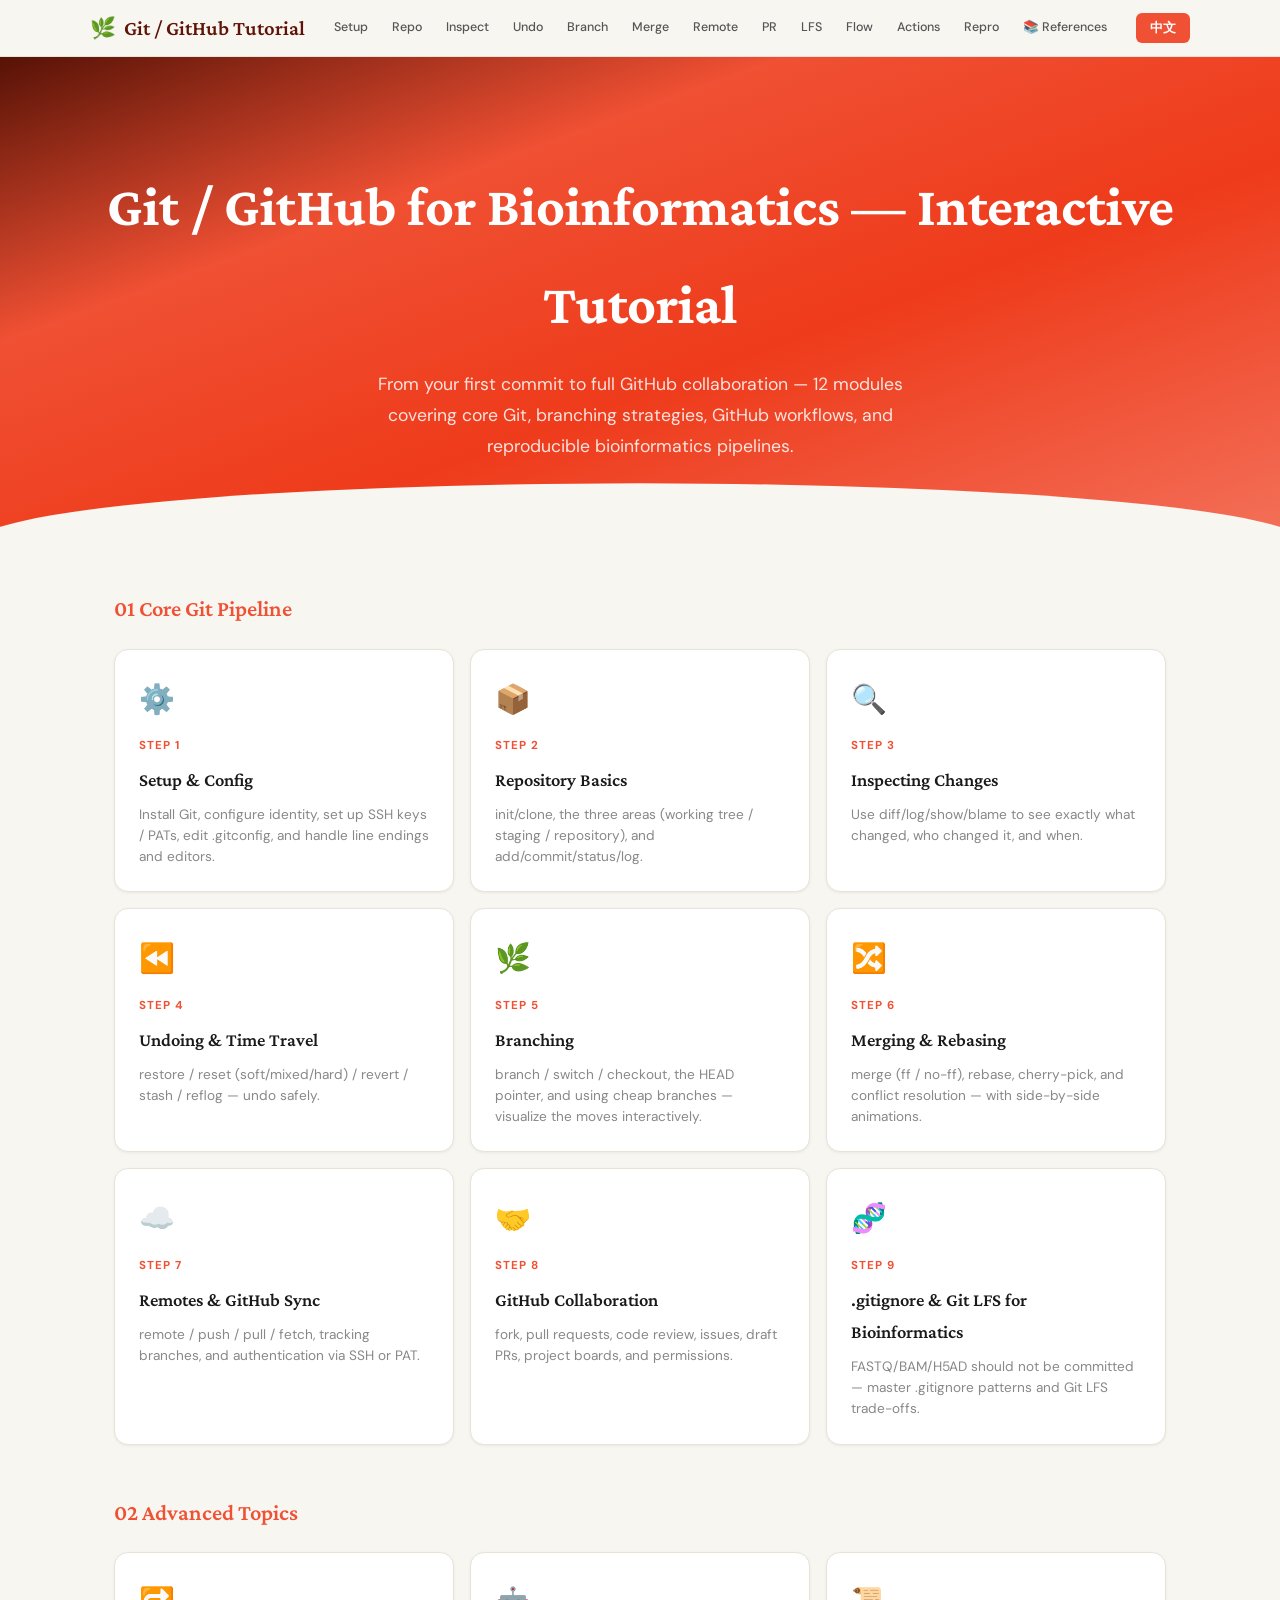
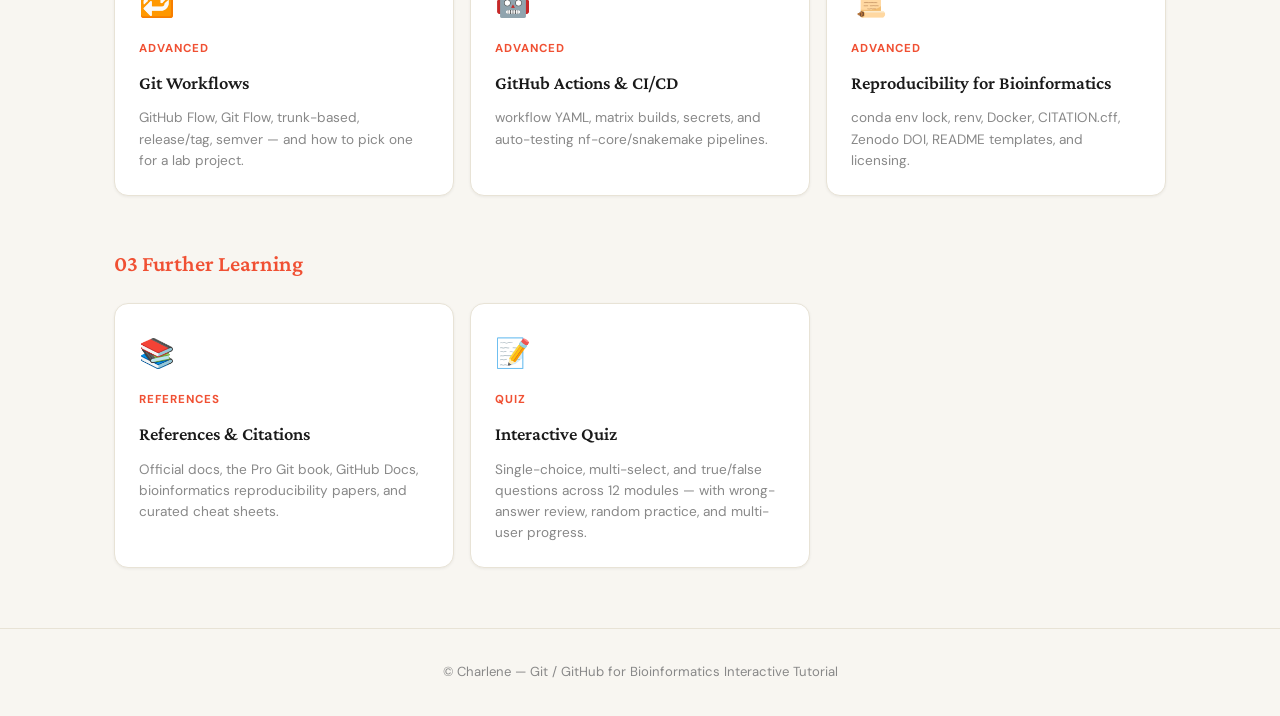
<file: index.html>
<!DOCTYPE html><html lang="zh-Hant"><head><meta charset="UTF-8"><meta name="viewport" content="width=device-width,initial-scale=1.0">
<title>Git / GitHub for Bioinformatics — Interactive Tutorial</title>
<meta name="description" content="Bilingual interactive tutorial — Git &amp; GitHub for bioinformatics. 12 modules from setup to reproducibility, with interactive simulators and code examples.">
<link rel="stylesheet" href="styles.css"></head><body>
<nav class="top-nav"><div class="top-nav-inner">
  <a href="index.html" class="top-nav-brand"><span>🌿</span> <span data-zh="Git / GitHub 教學" data-en="Git / GitHub Tutorial">Git / GitHub 教學</span></a>
  <ul class="top-nav-links">
    <li><a href="setup.html">Setup</a></li>
    <li><a href="repo-basics.html">Repo</a></li>
    <li><a href="inspecting.html">Inspect</a></li>
    <li><a href="undoing.html">Undo</a></li>
    <li><a href="branching.html">Branch</a></li>
    <li><a href="merge-rebase.html">Merge</a></li>
    <li><a href="remotes.html">Remote</a></li>
    <li><a href="collaboration.html">PR</a></li>
    <li><a href="gitignore-lfs.html">LFS</a></li>
    <li><a href="workflows.html">Flow</a></li>
    <li><a href="actions.html">Actions</a></li>
    <li><a href="reproducibility.html">Repro</a></li>
    <li><a href="references/index.html" data-zh="📚 參考資料" data-en="📚 References">📚 參考資料</a></li>
  </ul>
</div></nav>
<header class="hub-hero"><div style="position:relative;z-index:1;">
<h1 data-zh="Git / GitHub for Bioinformatics 互動式教學" data-en="Git / GitHub for Bioinformatics — Interactive Tutorial">Git / GitHub for Bioinformatics 互動式教學</h1>
<p data-lang="zh">從零開始學會 Git——12 個模組帶你從首次 commit 走到完整 GitHub 協作流程，再延伸到生物資訊 pipeline 的版本管控與可重現研究。</p>
<p data-lang="en">From your first commit to full GitHub collaboration — 12 modules covering core Git, branching strategies, GitHub workflows, and reproducible bioinformatics pipelines.</p>
</div></header>

<h2 class="hub-section-title"><span>01</span> <span data-zh="Git 核心流程" data-en="Core Git Pipeline">Git 核心流程</span></h2>
<div class="hub-steps-grid">
  <a href="setup.html" class="hub-card"><div class="hub-emoji">⚙️</div><span class="step-num">Step 1</span><h3 data-zh="安裝與設定 (Setup &amp; Config)" data-en="Setup &amp; Config">安裝與設定 (Setup &amp; Config)</h3><p data-lang="zh">安裝 Git、設定身份、SSH key、PAT、.gitconfig，以及 line-ending 與編輯器選擇。</p><p data-lang="en">Install Git, configure identity, set up SSH keys / PATs, edit .gitconfig, and handle line endings and editors.</p></a>
  <a href="repo-basics.html" class="hub-card"><div class="hub-emoji">📦</div><span class="step-num">Step 2</span><h3 data-zh="儲存庫基礎 (Repo Basics)" data-en="Repository Basics">儲存庫基礎 (Repo Basics)</h3><p data-lang="zh">init / clone、三區概念（工作區/暫存區/儲存庫）、add / commit / status / log。</p><p data-lang="en">init/clone, the three areas (working tree / staging / repository), and add/commit/status/log.</p></a>
  <a href="inspecting.html" class="hub-card"><div class="hub-emoji">🔍</div><span class="step-num">Step 3</span><h3 data-zh="檢視變更 (Inspecting)" data-en="Inspecting Changes">檢視變更 (Inspecting)</h3><p data-lang="zh">用 diff / log / show / blame 看清楚每次 commit 改了什麼、是誰、在何時。</p><p data-lang="en">Use diff/log/show/blame to see exactly what changed, who changed it, and when.</p></a>
  <a href="undoing.html" class="hub-card"><div class="hub-emoji">⏪</div><span class="step-num">Step 4</span><h3 data-zh="撤銷與時光旅行 (Undo)" data-en="Undoing &amp; Time Travel">撤銷與時光旅行 (Undo)</h3><p data-lang="zh">restore / reset (soft/mixed/hard) / revert / stash / reflog — 學會安全地反悔。</p><p data-lang="en">restore / reset (soft/mixed/hard) / revert / stash / reflog — undo safely.</p></a>
  <a href="branching.html" class="hub-card"><div class="hub-emoji">🌿</div><span class="step-num">Step 5</span><h3 data-zh="分支 (Branching)" data-en="Branching">分支 (Branching)</h3><p data-lang="zh">branch / switch / checkout、HEAD 指標、輕量分支運用，並用互動圖看分支移動。</p><p data-lang="en">branch / switch / checkout, the HEAD pointer, and using cheap branches — visualize the moves interactively.</p></a>
  <a href="merge-rebase.html" class="hub-card"><div class="hub-emoji">🔀</div><span class="step-num">Step 6</span><h3 data-zh="合併與 Rebase" data-en="Merging &amp; Rebasing">合併與 Rebase</h3><p data-lang="zh">merge（fast-forward / no-ff）、rebase、cherry-pick、衝突解決，附動畫對比。</p><p data-lang="en">merge (ff / no-ff), rebase, cherry-pick, and conflict resolution — with side-by-side animations.</p></a>
  <a href="remotes.html" class="hub-card"><div class="hub-emoji">☁️</div><span class="step-num">Step 7</span><h3 data-zh="遠端與 GitHub 同步" data-en="Remotes &amp; GitHub Sync">遠端與 GitHub 同步</h3><p data-lang="zh">remote / push / pull / fetch、tracking branch、SSH 與 PAT 認證流程。</p><p data-lang="en">remote / push / pull / fetch, tracking branches, and authentication via SSH or PAT.</p></a>
  <a href="collaboration.html" class="hub-card"><div class="hub-emoji">🤝</div><span class="step-num">Step 8</span><h3 data-zh="GitHub 協作 (PR &amp; Review)" data-en="GitHub Collaboration">GitHub 協作 (PR &amp; Review)</h3><p data-lang="zh">fork、Pull Request、code review、Issue、Draft PR、Projects 看板與權限。</p><p data-lang="en">fork, pull requests, code review, issues, draft PRs, project boards, and permissions.</p></a>
  <a href="gitignore-lfs.html" class="hub-card"><div class="hub-emoji">🧬</div><span class="step-num">Step 9</span><h3 data-zh=".gitignore &amp; Git LFS（生物資訊）" data-en=".gitignore &amp; Git LFS for Bioinformatics">.gitignore &amp; Git LFS（生物資訊）</h3><p data-lang="zh">FASTQ / BAM / H5AD 不應該被 commit——學會 .gitignore 規則與 Git LFS 取捨。</p><p data-lang="en">FASTQ/BAM/H5AD should not be committed — master .gitignore patterns and Git LFS trade-offs.</p></a>
</div>

<h2 class="hub-section-title"><span>02</span> <span data-zh="進階主題" data-en="Advanced Topics">進階主題</span></h2>
<div class="hub-steps-grid">
  <a href="workflows.html" class="hub-card"><div class="hub-emoji">🔁</div><span class="step-num">Advanced</span><h3 data-zh="Git 工作流程 (Workflows)" data-en="Git Workflows">Git 工作流程 (Workflows)</h3><p data-lang="zh">GitHub Flow、Git Flow、trunk-based、release / tag、semver，以及實驗室專案最佳選擇。</p><p data-lang="en">GitHub Flow, Git Flow, trunk-based, release/tag, semver — and how to pick one for a lab project.</p></a>
  <a href="actions.html" class="hub-card"><div class="hub-emoji">🤖</div><span class="step-num">Advanced</span><h3 data-zh="GitHub Actions &amp; CI/CD" data-en="GitHub Actions &amp; CI/CD">GitHub Actions &amp; CI/CD</h3><p data-lang="zh">workflow YAML、matrix、secrets、與 nf-core/snakemake pipeline 自動測試範例。</p><p data-lang="en">workflow YAML, matrix builds, secrets, and auto-testing nf-core/snakemake pipelines.</p></a>
  <a href="reproducibility.html" class="hub-card"><div class="hub-emoji">📜</div><span class="step-num">Advanced</span><h3 data-zh="可重現研究 (Reproducibility)" data-en="Reproducibility for Bioinformatics">可重現研究 (Reproducibility)</h3><p data-lang="zh">conda env lock、renv、Docker、CITATION.cff、Zenodo DOI、README 範本與授權。</p><p data-lang="en">conda env lock, renv, Docker, CITATION.cff, Zenodo DOI, README templates, and licensing.</p></a>
</div>

<h2 class="hub-section-title"><span>03</span> <span data-zh="延伸學習" data-en="Further Learning">延伸學習</span></h2>
<div class="hub-steps-grid">
  <a href="references/index.html" class="hub-card"><div class="hub-emoji">📚</div><span class="step-num">References</span><h3 data-zh="參考資料佐證" data-en="References &amp; Citations">參考資料佐證</h3><p data-lang="zh">官方文件、《Pro Git》書籍、GitHub Docs、bioinformatics reproducibility 論文與 cheat sheet。</p><p data-lang="en">Official docs, the Pro Git book, GitHub Docs, bioinformatics reproducibility papers, and curated cheat sheets.</p></a>
  <a href="git-quiz/index.html" class="hub-card" target="_blank" rel="noopener"><div class="hub-emoji">📝</div><span class="step-num">Quiz</span><h3 data-zh="互動式考題" data-en="Interactive Quiz">互動式考題</h3><p data-lang="zh">涵蓋 12 個主題的單選、多選、是非題，內建錯題複習、隨機練習與多使用者進度。</p><p data-lang="en">Single-choice, multi-select, and true/false questions across 12 modules — with wrong-answer review, random practice, and multi-user progress.</p></a>
</div>
<div style="height:60px"></div>
<footer class="site-footer">© Charlene — Git / GitHub for Bioinformatics Interactive Tutorial</footer>
<script src="i18n.js"></script>
</body></html>
</file>
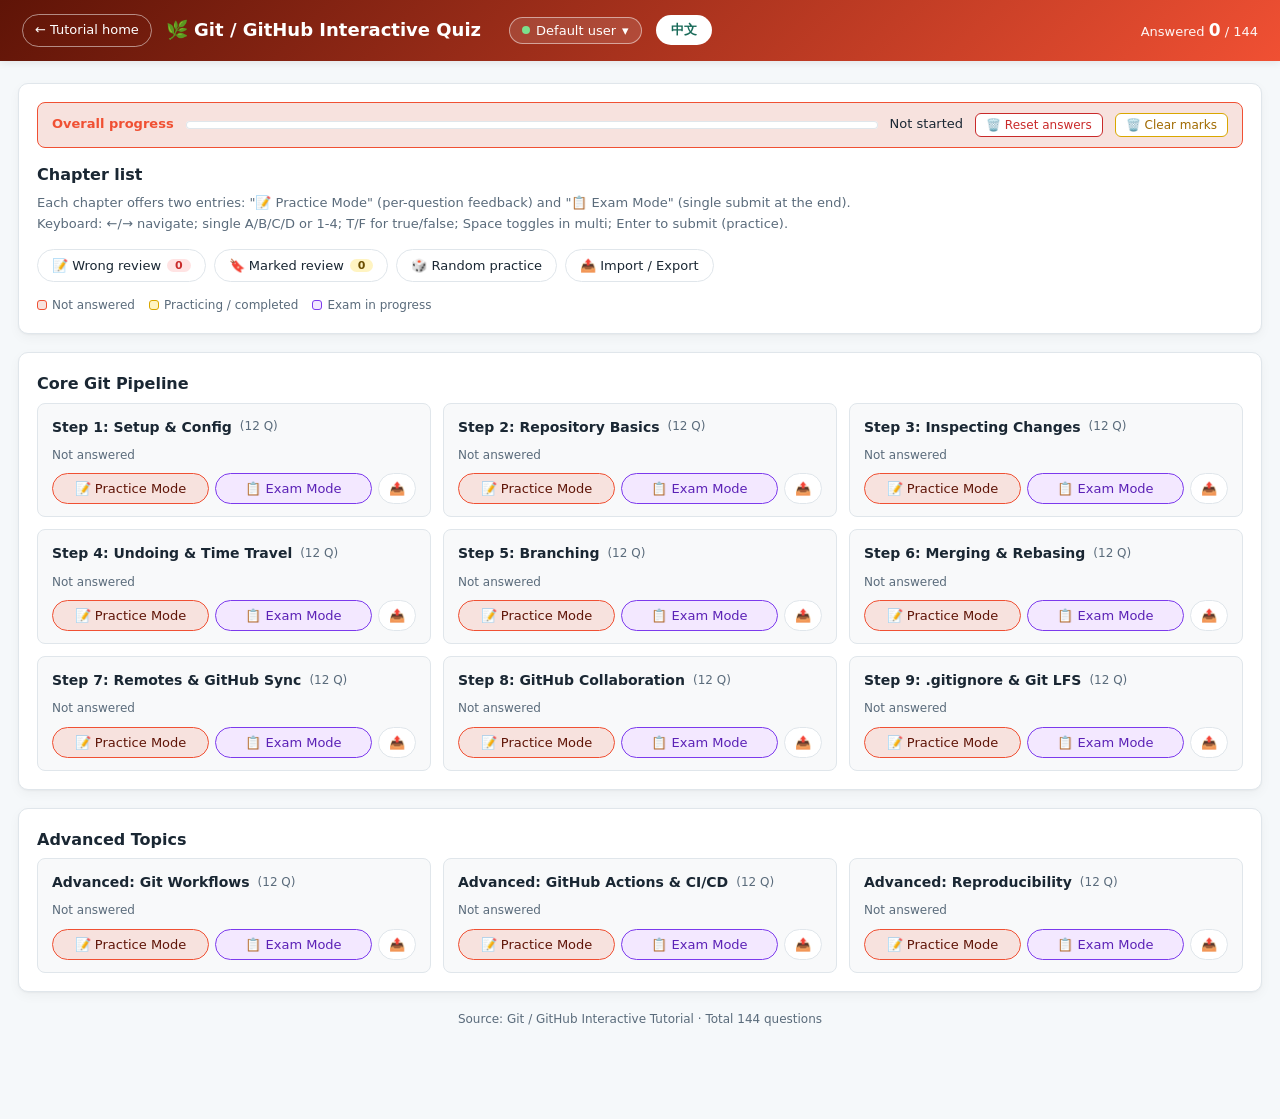
<file: git-quiz/index.html>
<!doctype html>
<html lang="zh-Hant">
<head>
<meta charset="utf-8">
<meta name="viewport" content="width=device-width,initial-scale=1">
<title>Git / GitHub 互動考題</title>
<style>
:root{
  --bg:#f5f8fa; --card:#fff; --ink:#1a2733; --soft:#5a6b7b; --line:#e0e6eb;
  --primary:#F05033; --primary-soft:#F7E2DE; --primary-dark:#5F1407;
  --accent:#24292E; --accent-soft:#E9EBEC;
  --exam:#7c3aed; --exam-soft:#f3e8ff;
  --green:#2f9e44; --green-soft:#d3f9d8;
  --red:#c92a2a; --red-soft:#ffe3e3;
  --yellow:#d9a700; --yellow-soft:#fff4c2;
  --grey:#f1f3f5; --grey-soft:#f8f9fa;
  --shadow:0 1px 2px rgba(0,0,0,.04),0 4px 12px rgba(0,0,0,.04);
  --radius:10px;
}
*{box-sizing:border-box}
html,body{margin:0;padding:0}
body{font-family:-apple-system,"Segoe UI","PingFang TC","Microsoft JhengHei","Noto Sans TC",system-ui,sans-serif;background:var(--bg);color:var(--ink);line-height:1.6;font-size:16px}

header{background:linear-gradient(135deg,var(--primary-dark) 0%,var(--primary) 100%);color:#fff;padding:14px 22px;position:sticky;top:0;z-index:10;box-shadow:0 2px 8px rgba(0,0,0,.08)}
.h-row{max-width:1280px;margin:0 auto;display:flex;align-items:center;gap:14px;flex-wrap:wrap}
h1{font-size:18px;margin:0;font-weight:700;display:flex;align-items:center;gap:8px}
.homelink{color:#fff;text-decoration:none;font-size:13px;padding:5px 12px;border:1px solid rgba(255,255,255,.5);border-radius:999px;white-space:nowrap;cursor:pointer;background:transparent;font-family:inherit}
.homelink:hover{background:rgba(255,255,255,.15);border-color:#fff}
.profile-pill{display:inline-flex;align-items:center;gap:6px;padding:5px 12px;border:1px solid rgba(255,255,255,.5);border-radius:999px;background:rgba(255,255,255,.12);cursor:pointer;font-size:13px;color:#fff;font-family:inherit}
.profile-pill:hover{background:rgba(255,255,255,.22)}
.profile-pill .pdot{display:inline-block;width:8px;height:8px;border-radius:50%;background:#7be08d}
.profile-pill .pname{max-width:120px;overflow:hidden;text-overflow:ellipsis;white-space:nowrap}
.mode-pill{display:inline-flex;align-items:center;gap:5px;padding:4px 10px;border-radius:999px;font-size:12px;font-weight:600;letter-spacing:.5px;border:1px solid}
.mode-pill.practice{background:var(--primary-soft);color:var(--primary-dark);border-color:var(--primary)}
.mode-pill.exam{background:var(--exam-soft);color:#5b21b6;border-color:var(--exam)}
.stat{margin-left:auto;color:rgba(255,255,255,.95);font-size:13px}
.stat strong{color:#fff;font-size:17px}

main{max-width:1280px;margin:22px auto;padding:0 18px 40px}
.panel{background:var(--card);border:1px solid var(--line);border-radius:var(--radius);box-shadow:var(--shadow);padding:18px;margin-bottom:18px}
.panel h2{margin:0 0 6px;font-size:16px;font-weight:600}
.panel .desc{color:var(--soft);font-size:13px;margin-bottom:14px}

.global-prog{display:flex;align-items:center;gap:12px;padding:10px 14px;background:var(--primary-soft);border:1px solid var(--primary);border-radius:8px;margin-bottom:14px;font-size:13px;flex-wrap:wrap}
.global-prog .gp-label{color:var(--primary);font-weight:600;min-width:90px}
.global-prog .gp-bar{flex:1;height:8px;background:#fff;border-radius:4px;overflow:hidden;box-shadow:inset 0 0 0 1px var(--line);min-width:160px}
.global-prog .gp-fill{height:100%;background:var(--green);transition:width .35s;width:0%}
.global-prog .gp-text{color:var(--ink);font-variant-numeric:tabular-nums}
.global-prog .gp-reset{background:#fff;border:1px solid var(--red);color:var(--red);padding:4px 10px;border-radius:6px;font-size:12px;cursor:pointer;font-family:inherit}
.global-prog .gp-reset:hover{background:var(--red);color:#fff}
.global-prog .gp-mark{background:#fff;border:1px solid var(--yellow);color:#a06a00;padding:4px 10px;border-radius:6px;font-size:12px;cursor:pointer;font-family:inherit}
.global-prog .gp-mark:hover{background:var(--yellow);color:#fff}

.cards{display:grid;grid-template-columns:repeat(auto-fill,minmax(340px,1fr));gap:12px}
.ycard{background:var(--grey-soft);border:1px solid var(--line);border-radius:8px;padding:12px 14px;display:flex;flex-direction:column;gap:8px}
.ytitle{font-weight:700;font-size:14px;display:flex;align-items:center;gap:8px;flex-wrap:wrap}
.ytitle .ycount{color:var(--soft);font-weight:400;font-size:12px}
.ystatus{font-size:12px;color:var(--soft);display:flex;align-items:center;gap:4px}
.ystatus .badge-status{padding:2px 8px;border-radius:999px;font-weight:600;font-size:11px}
.ystatus .badge-status.ip{background:var(--yellow-soft);color:#a06a00}
.ystatus .badge-status.done{background:var(--green-soft);color:var(--green)}
.ystatus .badge-status.exam-ip{background:var(--exam-soft);color:#5b21b6}
.action-row{display:flex;gap:6px;flex-wrap:wrap}
.chip{display:inline-flex;align-items:center;gap:5px;padding:7px 14px;border-radius:999px;font-size:13px;font-weight:500;cursor:pointer;font-family:inherit;border:1px solid;transition:all .12s;flex:1;min-width:120px;justify-content:center}
.chip.practice{border-color:var(--primary);background:var(--primary-soft);color:var(--primary-dark)}
.chip.practice:hover{background:var(--primary);color:#fff;transform:translateY(-1px)}
.chip.exam{border-color:var(--exam);background:var(--exam-soft);color:#5b21b6}
.chip.exam:hover{background:var(--exam);color:#fff;transform:translateY(-1px)}
.chip.export{border-color:var(--line);background:#fff;color:var(--soft);flex:0;min-width:auto;padding:7px 10px}
.chip.export:hover{border-color:var(--accent);color:var(--accent)}
.legend{font-size:12px;color:var(--soft);margin-top:10px;display:flex;gap:14px;flex-wrap:wrap;align-items:center}
.ldot{display:inline-block;width:10px;height:10px;border-radius:3px;vertical-align:middle;margin-right:5px;border:1px solid var(--line)}
.ldot.r{background:var(--primary-soft);border-color:var(--primary)}
.ldot.ip{background:var(--yellow-soft);border-color:var(--yellow)}
.ldot.done{background:var(--green-soft);border-color:var(--green)}
.ldot.exam{background:var(--exam-soft);border-color:var(--exam)}

.special-row{display:flex;gap:8px;flex-wrap:wrap;margin-top:6px}
.special-btn{display:inline-flex;align-items:center;gap:6px;padding:8px 14px;background:#fff;border:1px solid var(--line);border-radius:999px;font-size:13px;color:var(--ink);cursor:pointer;font-family:inherit;transition:all .12s}
.special-btn:hover{border-color:var(--primary);color:var(--primary);transform:translateY(-1px)}
.special-btn .badge{background:var(--red-soft);color:var(--red);font-weight:700;padding:0 8px;border-radius:999px;font-size:11px}
.special-btn.mark .badge{background:var(--yellow-soft);color:#6b4e00}

/* Quiz layout */
.layout{display:grid;grid-template-columns:300px 1fr;gap:22px;max-width:1280px;margin:18px auto;padding:0 18px}
@media (max-width:880px){.layout{grid-template-columns:1fr;padding:0 14px}.sidebar{order:2;position:static}}
.sidebar{background:#fff;border:1px solid var(--line);border-radius:var(--radius);padding:14px;height:fit-content;position:sticky;top:78px}
.sidebar.exam{border-color:var(--exam);background:#fdfaff}
.grid{display:grid;grid-template-columns:repeat(8,1fr);gap:6px}
.gbtn{aspect-ratio:1;display:flex;align-items:center;justify-content:center;border:1px solid var(--line);border-radius:6px;background:#fff;color:var(--soft);font-size:13px;cursor:pointer;font-variant-numeric:tabular-nums;font-family:inherit;position:relative;padding:0}
.gbtn:hover{border-color:var(--primary)}
.gbtn.cur{background:var(--primary);color:#fff;border-color:var(--primary)}
.gbtn.right{background:var(--green-soft);color:var(--green);border-color:var(--green)}
.gbtn.wrong{background:var(--red-soft);color:var(--red);border-color:var(--red)}
.gbtn.answered-exam{background:var(--exam-soft);color:#5b21b6;border-color:var(--exam)}
.gbtn.cur.answered-exam{background:var(--exam);color:#fff;border-color:var(--exam)}
.gbtn.marked::after{content:"\2605";position:absolute;top:1px;right:3px;font-size:10px;color:var(--yellow);line-height:1;text-shadow:0 0 2px #fff}
.dot{display:inline-block;width:10px;height:10px;border-radius:3px;vertical-align:middle;margin-right:4px;border:1px solid var(--line)}
.dot.r{background:var(--green-soft);border-color:var(--green)}
.dot.w{background:var(--red-soft);border-color:var(--red)}
.dot.exam{background:var(--exam-soft);border-color:var(--exam)}
.submit-exam-btn{margin-top:12px;width:100%;font-size:14px;padding:12px;font-weight:700}

.btn{background:var(--primary);color:#fff;border:0;padding:9px 18px;border-radius:8px;cursor:pointer;font-size:14px;font-family:inherit;transition:all .12s}
.btn:hover:not(:disabled){background:var(--primary-dark);transform:translateY(-1px)}
.btn.ghost{background:#fff;color:var(--ink);border:1px solid var(--line)}
.btn.ghost:hover:not(:disabled){border-color:var(--primary);color:var(--primary);background:#fff}
.btn.danger{background:#fff;color:var(--red);border:1px solid var(--red)}
.btn.danger:hover:not(:disabled){background:var(--red);color:#fff}
.btn.exam-c{background:var(--exam);color:#fff}
.btn.exam-c:hover:not(:disabled){background:#5b21b6}
.btn:disabled{opacity:.5;cursor:not-allowed}

.main-col{display:flex;flex-direction:column;gap:14px}
.card{background:var(--card);border:1px solid var(--line);border-radius:var(--radius);box-shadow:var(--shadow);padding:22px}
.card.exam-card{border-color:var(--exam);box-shadow:0 1px 2px rgba(0,0,0,.04),0 4px 12px rgba(124,58,237,.08)}
.qhead{display:flex;align-items:center;gap:10px;margin-bottom:12px;flex-wrap:wrap}
.qnum{font-size:22px;font-weight:700;color:var(--primary)}
.qhead.exam .qnum{color:var(--exam)}
.qmeta{color:var(--soft);font-size:13px}
.qtype{display:inline-block;padding:2px 8px;border-radius:999px;font-size:11px;font-weight:600;letter-spacing:.5px;border:1px solid var(--line)}
.qtype.single{background:var(--accent-soft);color:var(--accent);border-color:var(--accent)}
.qtype.multi{background:#f3e8ff;color:#7c3aed;border-color:#7c3aed}
.qtype.tf{background:#fff7e6;color:#d97706;border-color:#d97706}
.markbtn{margin-left:auto;background:#fff;border:1px solid var(--line);color:var(--soft);padding:6px 13px;border-radius:999px;font-size:13px;cursor:pointer;white-space:nowrap;font-family:inherit}
.markbtn:hover{border-color:var(--yellow);color:var(--yellow)}
.markbtn.marked{background:var(--yellow-soft);color:#6b4e00;border-color:var(--yellow);font-weight:600}
.stem{font-size:16px;white-space:pre-wrap;word-break:break-word;margin-bottom:12px}
.opts{display:flex;flex-direction:column;gap:8px;margin:14px 0 4px}
.opt{display:flex;gap:10px;align-items:flex-start;padding:10px 14px;background:#fff;border:1px solid var(--line);border-radius:8px;cursor:pointer;transition:all .12s;text-align:left;font-size:15.5px;color:var(--ink);font-family:inherit;width:100%}
.opt:hover:not(.locked){background:var(--primary-soft);border-color:var(--primary)}
.opt.locked{cursor:default}
.opt.selected{background:var(--accent-soft);border-color:var(--accent)}
.opt .label{font-weight:700;min-width:22px}
.opt.correct{background:var(--green-soft);border-color:var(--green);color:var(--green)}
.opt.wrong{background:var(--red-soft);border-color:var(--red);color:var(--red)}
.submit-row{display:flex;gap:8px;margin-top:8px;flex-wrap:wrap;align-items:center}
.submit-row .submit-btn{font-size:14px;padding:10px 22px;font-weight:600}
.submit-hint{color:var(--soft);font-size:13px}
.exam-hint{padding:10px 14px;background:var(--exam-soft);border:1px solid var(--exam);border-radius:8px;font-size:13px;color:#5b21b6;margin-top:8px}
.verdict{margin-top:14px;padding:12px 14px;border-radius:8px;font-size:14px;line-height:1.7}
.verdict.right{background:var(--green-soft);color:#186b29}
.verdict.wrong{background:var(--red-soft);color:#861818}
.verdict h3{margin:0 0 6px;font-size:14px}
.verdict .ans-line{font-weight:600;margin-bottom:4px}
.nav{display:flex;gap:8px;margin-top:12px;flex-wrap:wrap}
.summary{padding:18px}
.summary h2{margin:0 0 8px}
.score{font-size:32px;font-weight:700;color:var(--primary)}
.summary.exam .score{color:var(--exam)}
.summary-row{display:flex;gap:18px;flex-wrap:wrap;margin:12px 0}
.summary-row .item{font-size:13px;color:var(--soft)}
.summary-row .item strong{color:var(--ink);font-weight:700;font-size:18px;display:block;margin-top:2px}
.wrong-list{margin-top:14px;display:flex;flex-direction:column;gap:8px}
.wrong-row{padding:8px 12px;border:1px solid var(--line);border-radius:6px;display:flex;gap:10px;align-items:center;cursor:pointer;font-size:14px}
.wrong-row:hover{background:var(--primary-soft);border-color:var(--primary)}
.wrong-row .wno{font-weight:700;color:var(--primary);min-width:36px}

.empty{padding:40px;text-align:center;color:var(--soft)}
.footer{color:var(--soft);font-size:12px;text-align:center;margin:18px 0 28px}
.hidden{display:none !important}

/* Modal */
.modal-bg{position:fixed;inset:0;background:rgba(15,20,30,.45);display:none;align-items:center;justify-content:center;z-index:100;padding:18px}
.modal-bg.show{display:flex}
.modal-card{background:#fff;border-radius:12px;box-shadow:0 12px 40px rgba(0,0,0,.18);max-width:580px;width:100%;padding:22px;max-height:90vh;overflow:auto}
.modal-card h3{margin:0 0 4px;font-size:17px;font-weight:700}
.modal-card .modal-sub{color:var(--soft);font-size:13px;margin-bottom:14px}
.modal-card .hint{color:var(--soft);font-size:12px;line-height:1.6;margin:0 0 12px;background:var(--grey-soft);padding:10px 12px;border-radius:6px}
.modal-card .modal-actions{display:flex;justify-content:flex-end;gap:8px}
.modal-card label{display:block;font-size:13px;color:var(--soft);margin:8px 0 4px}
.modal-card input[type="text"],.modal-card select,.modal-card input[type="number"]{width:100%;padding:9px 12px;border:1px solid var(--line);border-radius:6px;font-size:14px;font-family:inherit;background:#fff}
.modal-card .row-2{display:grid;grid-template-columns:1fr auto;gap:8px;align-items:end}
.profile-list{display:flex;flex-direction:column;gap:6px;margin:8px 0 14px}
.profile-row{display:flex;align-items:center;gap:8px;padding:8px 12px;border:1px solid var(--line);border-radius:8px;background:#fff}
.profile-row.active{border-color:var(--primary);background:var(--primary-soft)}
.profile-row .pname{flex:1;font-size:14px}
.profile-row .pdate{color:var(--soft);font-size:11px}
.profile-row button{font-size:12px;padding:4px 10px;background:#fff;border:1px solid var(--line);border-radius:6px;cursor:pointer;color:var(--soft);font-family:inherit}
.profile-row button:hover{border-color:var(--primary);color:var(--primary)}
.profile-row button.danger:hover{border-color:var(--red);color:var(--red)}

.exp-row{display:flex;flex-direction:column;gap:8px;margin:8px 0}
.exp-opt{display:flex;align-items:center;justify-content:space-between;gap:10px;padding:11px 14px;background:var(--grey-soft);border:1px solid var(--line);border-radius:8px;cursor:pointer;font-size:14px;text-align:left;color:var(--ink);font-family:inherit;width:100%;transition:all .12s}
.exp-opt:hover{background:var(--primary-soft);border-color:var(--primary)}
.exp-opt:disabled{opacity:.5;cursor:not-allowed}
.exp-opt .icon-side{display:flex;align-items:center;gap:8px}
.exp-opt .desc{color:var(--soft);font-size:12px;font-weight:400}

.src-btn,.cnt-btn,.mode-btn{transition:all .12s;font-family:inherit}
.src-btn.active,.cnt-btn.active{
  background:var(--primary)!important;color:#fff!important;border-color:var(--primary)!important;
  box-shadow:0 0 0 3px rgba(26,107,90,.18),0 2px 6px rgba(26,107,90,.25);
  transform:translateY(-1px);font-weight:600;
}
.mode-btn[data-mode="practice"].active{background:var(--primary)!important;color:#fff!important;border-color:var(--primary)!important;box-shadow:0 0 0 3px rgba(26,107,90,.18),0 2px 6px rgba(26,107,90,.25);transform:translateY(-1px);font-weight:600}
.mode-btn[data-mode="exam"].active{background:var(--exam)!important;color:#fff!important;border-color:var(--exam)!important;box-shadow:0 0 0 3px rgba(124,58,237,.18),0 2px 6px rgba(124,58,237,.25);transform:translateY(-1px);font-weight:600}
.src-btn.active::before,.cnt-btn.active::before,.mode-btn.active::before{content:"✓ ";font-weight:700}
.src-btn .cnt,.cnt-btn .cnt{font-size:11px;opacity:.85;margin-left:4px}

.share-textarea{width:100%;min-height:120px;max-height:50vh;padding:10px 12px;border:1px solid var(--line);border-radius:6px;font-family:ui-monospace,Menlo,Consolas,monospace;font-size:12px;line-height:1.4;background:var(--grey-soft);resize:vertical;color:var(--ink)}

.toast{position:fixed;bottom:24px;left:50%;transform:translateX(-50%);background:var(--ink);color:#fff;padding:10px 18px;border-radius:999px;font-size:14px;box-shadow:0 8px 24px rgba(0,0,0,.2);opacity:0;transition:opacity .2s;z-index:200;pointer-events:none}
.toast.show{opacity:1}

@media (max-width:600px){
  h1{font-size:16px}
  main{padding:0 12px 30px}
  .panel{padding:14px}
  .card{padding:16px}
}
</style>
</head>
<body>
<header>
  <div class="h-row" id="headerRow">
    <a class="homelink" href="../index.html" data-zh="&larr; 教學首頁" data-en="&larr; Tutorial home">&larr; 教學首頁</a>
    <button class="homelink hidden" id="homeBtn" data-zh="&larr; 回首頁" data-en="&larr; Home">&larr; 回首頁</button>
    <h1 id="hdrTitle" data-zh="🌿 Git / GitHub 互動式考題" data-en="🌿 Git / GitHub Interactive Quiz">🌿 Git / GitHub 互動式考題</h1>
    <span id="hdrModePill"></span>
    <button class="profile-pill" id="profileBtn" title="切換 / 管理使用者"><span class="pdot"></span><span class="pname" id="profileName" data-zh="預設使用者" data-en="Default user">預設使用者</span> ▾</button>
    <div class="stat" id="stat"></div>
  </div>
</header>

<!-- Home view -->
<main id="homeView">
  <div class="panel">
    <div class="global-prog">
      <span class="gp-label" data-zh="總體進度" data-en="Overall progress">總體進度</span>
      <div class="gp-bar"><div class="gp-fill" id="gpFill"></div></div>
      <span class="gp-text" id="gpText" data-zh="尚未開始作答" data-en="Not started">尚未開始作答</span>
      <button class="gp-reset" id="gpReset" title="重置作答" data-zh="🗑️ 重置作答" data-en="🗑️ Reset answers">🗑️ 重置作答</button>
      <button class="gp-mark" id="clearMarksBtn" title="清除標記" data-zh="🗑️ 清除標記" data-en="🗑️ Clear marks">🗑️ 清除標記</button>
    </div>
    <h2 data-zh="章節列表" data-en="Chapter list">章節列表</h2>
    <div class="desc" data-lang="zh">
      每個章節提供「📝 練習模式」（每題立即顯示對錯與解析）與「📋 考試模式」（全部答完後一次性交卷看結果）兩種進入方式。<br>
      鍵盤：←/→ 切題；單選 A/B/C/D 或 1-4；是非 T/F；多選空白鍵切換；Enter 送出（練習）。
    </div>
    <div class="desc" data-lang="en">
      Each chapter offers two entries: "📝 Practice Mode" (per-question feedback) and "📋 Exam Mode" (single submit at the end).<br>
      Keyboard: ←/→ navigate; single A/B/C/D or 1-4; T/F for true/false; Space toggles in multi; Enter to submit (practice).
    </div>
    <div class="special-row">
      <button class="special-btn" id="reviewWrongBtn"><span data-zh="📝 錯題複習" data-en="📝 Wrong review">📝 錯題複習</span> <span class="badge" id="wrongBadge">0</span></button>
      <button class="special-btn mark" id="reviewMarkBtn"><span data-zh="🔖 標記題複習" data-en="🔖 Marked review">🔖 標記題複習</span> <span class="badge" id="markBadge">0</span></button>
      <button class="special-btn" id="randomBtn" data-zh="🎲 隨機練習" data-en="🎲 Random practice">🎲 隨機練習</button>
      <button class="special-btn" id="exportHomeBtn" data-zh="📤 匯入 / 匯出" data-en="📤 Import / Export">📤 匯入 / 匯出</button>
    </div>
    <div class="legend" style="margin-top:14px">
      <span><i class="ldot r"></i><span data-zh="尚未作答" data-en="Not answered">尚未作答</span></span>
      <span><i class="ldot ip"></i><span data-zh="練習中／已完成練習" data-en="Practicing / completed">練習中／已完成練習</span></span>
      <span><i class="ldot exam"></i><span data-zh="考試進行中" data-en="Exam in progress">考試進行中</span></span>
    </div>
  </div>
  <div id="subjectsContainer"></div>
  <div class="footer"><span data-zh="資料來源：Git / GitHub Interactive Tutorial · 共 " data-en="Source: Git / GitHub Interactive Tutorial · Total ">資料來源：Git / GitHub Interactive Tutorial · 共 </span><span id="totalCount"></span><span data-zh=" 題" data-en=" questions"> 題</span></div>
</main>

<!-- Quiz view -->
<div class="layout hidden" id="quizView">
  <aside class="sidebar" id="sidebar">
    <div style="font-size:13px;color:var(--soft);margin-bottom:6px"><span id="sbTotal">— 題</span></div>
    <div class="grid" id="grid"></div>
    <div class="legend" id="sbLegend">
      <span><i class="dot r"></i>答對</span>
      <span><i class="dot w"></i>答錯</span>
      <span style="color:var(--yellow)">★ 已標記</span>
    </div>
    <button id="submitExamBtn" class="btn exam-c submit-exam-btn hidden">📋 交卷查看結果</button>
    <button id="resetBtn" class="btn danger" style="margin-top:12px;width:100%;font-size:13px" data-zh="重置本卷作答" data-en="Reset this quiz">重置本卷作答</button>
    <button id="summaryBtn" class="btn ghost" style="margin-top:6px;width:100%;font-size:13px" data-zh="📊 查看本卷總結" data-en="📊 Show summary">📊 查看本卷總結</button>
    <button id="exportQuizBtn" class="btn ghost" style="margin-top:6px;width:100%;font-size:13px" data-zh="📤 匯入／匯出本卷" data-en="📤 Import / Export quiz">📤 匯入／匯出本卷</button>
    <button id="shuffleBtn" class="btn ghost" style="margin-top:6px;width:100%;font-size:13px" data-zh="🔀 切換順序／隨機" data-en="🔀 Toggle order / shuffle">🔀 切換順序／隨機</button>
  </aside>
  <main class="main-col" id="quizMain"></main>
</div>

<!-- Profile modal -->
<div class="modal-bg" id="profileModal" role="dialog" aria-modal="true">
  <div class="modal-card">
    <h3 data-zh="👤 使用者管理" data-en="👤 User Management">👤 使用者管理</h3>
    <div class="modal-sub" data-zh="同一台電腦可以建立多個使用者，作答進度互不干擾。" data-en="Multiple users can be created on the same device with independent progress.">同一台電腦可以建立多個使用者，作答進度互不干擾。</div>
    <div class="profile-list" id="profileList"></div>
    <label data-zh="新增使用者" data-en="Add user">新增使用者</label>
    <div class="row-2">
      <input type="text" id="newProfileName" placeholder="輸入名字…" maxlength="30" data-zh-ph="輸入名字…" data-en-ph="Enter name…">
      <button class="btn" id="addProfileBtn" data-zh="＋ 新增" data-en="＋ Add">＋ 新增</button>
    </div>
    <p class="hint" data-lang="zh">💡 進度儲存在瀏覽器 localStorage；換瀏覽器/裝置或清除快取會遺失。可使用「📤 匯入／匯出」備份。</p>
    <p class="hint" data-lang="en">💡 Progress is saved in browser localStorage; switching browsers/devices or clearing cache will lose it. Use "📤 Import / Export" to back up.</p>
    <div class="modal-actions">
      <button class="btn ghost" id="closeProfileBtn" data-zh="關閉" data-en="Close">關閉</button>
    </div>
  </div>
</div>

<!-- Random picker -->
<div class="modal-bg" id="randomPickerModal" role="dialog" aria-modal="true">
  <div class="modal-card">
    <h3 id="randomPickerTitle" data-zh="🎲 隨機練習" data-en="🎲 Random practice">🎲 隨機練習</h3>
    <div class="modal-sub" id="randomPickerSub">—</div>
    <label data-zh="① 題目來源" data-en="① Question source">① 題目來源</label>
    <div style="display:flex;gap:6px;flex-wrap:wrap;margin:6px 0 0">
      <button class="btn ghost src-btn" data-src="all"    id="srcAll"><span data-zh="完全隨機" data-en="All random">完全隨機</span> <span class="cnt"></span></button>
      <button class="btn ghost src-btn" data-src="wrong"  id="srcWrong"><span data-zh="錯題隨機" data-en="Wrong random">錯題隨機</span> <span class="cnt"></span></button>
      <button class="btn ghost src-btn" data-src="marked" id="srcMarked"><span data-zh="標記隨機" data-en="Marked random">標記隨機</span> <span class="cnt"></span></button>
    </div>
    <div id="srcEmptyWarn" style="display:none;margin-top:6px;padding:8px 12px;background:var(--red-soft);color:var(--red);border:1px solid var(--red);border-radius:6px;font-size:12px"></div>
    <label style="margin-top:14px" data-zh="② 抽幾題" data-en="② How many?">② 抽幾題</label>
    <div style="display:flex;gap:6px;flex-wrap:wrap;margin:6px 0 8px">
      <button class="btn ghost cnt-btn" data-n="10"  id="cnt10" data-zh="10 題" data-en="10 Q">10 題</button>
      <button class="btn ghost cnt-btn" data-n="25"  id="cnt25" data-zh="25 題" data-en="25 Q">25 題</button>
      <button class="btn ghost cnt-btn" data-n="50"  id="cnt50" data-zh="50 題" data-en="50 Q">50 題</button>
      <button class="btn ghost cnt-btn" data-n="all" id="cntAll" data-zh="全部" data-en="All">全部</button>
    </div>
    <div class="row-2" style="align-items:center">
      <input type="number" id="randomCount" min="1" value="10">
      <span style="font-size:13px;color:var(--soft)" data-zh="題" data-en="Q">題</span>
    </div>
    <label style="margin-top:14px" data-zh="③ 作答模式" data-en="③ Mode">③ 作答模式</label>
    <div style="display:flex;gap:6px;flex-wrap:wrap;margin:6px 0 0">
      <button class="btn ghost mode-btn" data-mode="practice" id="rndModePractice" data-zh="📝 練習模式" data-en="📝 Practice">📝 練習模式</button>
      <button class="btn ghost mode-btn" data-mode="exam" id="rndModeExam" data-zh="📋 考試模式" data-en="📋 Exam">📋 考試模式</button>
    </div>
    <p class="hint" style="margin-top:14px" data-lang="zh">💡 練習模式採「重答模式」：每題立即顯示對錯與解析，答對後該題的錯題記錄會自動清掉。<br>📋 考試模式：作答中無反饋，全部答完後一次性交卷查看結果。</p>
    <p class="hint" style="margin-top:14px" data-lang="en">💡 Practice Mode is "retry mode": instant feedback per question; correct answers clear from the wrong-list automatically.<br>📋 Exam Mode: no feedback during answering; submit at end to see results.</p>
    <div class="modal-actions" style="gap:8px">
      <button class="btn ghost" id="randomCancelBtn" data-zh="取消" data-en="Cancel">取消</button>
      <button class="btn" id="randomStartBtn" data-zh="開始作答" data-en="Start">開始作答</button>
    </div>
  </div>
</div>

<!-- Export / Import modal -->
<div class="modal-bg" id="exportModal" role="dialog" aria-modal="true">
  <div class="modal-card">
    <h3 id="exportTitle" data-zh="📤 匯入 / 匯出" data-en="📤 Import / Export">📤 匯入 / 匯出</h3>
    <div class="modal-sub" id="exportSub">—</div>
    <label style="margin-top:0" data-zh="📤 匯出格式" data-en="📤 Export format">📤 匯出格式</label>
    <div class="exp-row">
      <button class="exp-opt" data-fmt="json"><span class="icon-side"><span>📦</span><span><strong>JSON</strong> <span data-zh="進度備份" data-en="progress backup">進度備份</span><br><span class="desc" data-zh="完整作答、標記、考試狀態，可在另一台裝置匯入還原" data-en="Full answers, marks, exam state — restorable on another device">完整作答、標記、考試狀態，可在另一台裝置匯入還原</span></span></span></button>
      <button class="exp-opt" data-fmt="html_score"><span class="icon-side"><span>📄</span><span><strong data-zh="HTML 成績單" data-en="HTML Score Sheet">HTML 成績單</strong><br><span class="desc" data-zh="本卷成績、各題對錯、答題狀態，方便列印或分享" data-en="Score, per-question correctness, answer status — printable / shareable">本卷成績、各題對錯、答題狀態，方便列印或分享</span></span></span></button>
      <button class="exp-opt" data-fmt="html_errata"><span class="icon-side"><span>📚</span><span><strong data-zh="HTML 錯題講義" data-en="HTML Errata Sheet">HTML 錯題講義</strong><br><span class="desc" data-zh="僅含錯題與解析，做為離線複習教材" data-en="Wrong questions with explanations — offline review material">僅含錯題與解析，做為離線複習教材</span></span></span></button>
    </div>
    <label id="importLabel" style="margin-top:14px" data-zh="📥 匯入 JSON 還原" data-en="📥 Import JSON to restore">📥 匯入 JSON 還原</label>
    <div class="row-2" style="margin-bottom:6px">
      <input type="file" id="importFile" accept=".json,application/json">
      <span style="display:flex;gap:6px;flex-wrap:wrap">
        <button class="btn" id="importThisBtn" data-zh="📥 僅匯入本範圍" data-en="📥 Import this scope">📥 僅匯入本範圍</button>
        <button class="btn ghost" id="importAllBtn" data-zh="📥 完整還原" data-en="📥 Full restore">📥 完整還原</button>
      </span>
    </div>
    <details style="margin:6px 0 10px">
      <summary style="cursor:pointer;color:var(--accent);font-size:13px" data-zh="📋 或從剪貼簿貼上 JSON" data-en="📋 Or paste JSON from clipboard">📋 或從剪貼簿貼上 JSON</summary>
      <textarea id="pasteImportArea" class="share-textarea" placeholder="把 JSON 內容貼進這裡…" style="margin-top:8px" data-zh-ph="把 JSON 內容貼進這裡…" data-en-ph="Paste JSON content here…"></textarea>
      <div style="display:flex;gap:6px;flex-wrap:wrap;margin-top:6px">
        <button class="btn" id="pasteImportThisBtn" data-zh="📥 僅匯入本範圍" data-en="📥 Import this scope">📥 僅匯入本範圍</button>
        <button class="btn ghost" id="pasteImportAllBtn" data-zh="📥 完整還原" data-en="📥 Full restore">📥 完整還原</button>
      </div>
    </details>
    <p class="hint" data-lang="zh">💡 跨裝置同步：在裝置 A 匯出 JSON、傳到裝置 B（雲端硬碟／Email／LINE 訊息），再點「📥 匯入」即可還原。</p>
    <p class="hint" data-lang="en">💡 Cross-device sync: export JSON on device A, transfer to device B (cloud drive / email / chat), then click "📥 Import" to restore.</p>
    <div class="modal-actions">
      <button class="btn ghost" id="closeExportBtn" data-zh="關閉" data-en="Close">關閉</button>
    </div>
  </div>
</div>

<div class="toast" id="toast"></div>

<script src="data.js"></script>
<script src="i18n.js"></script>
<script>
(function(){
  const D = window.QUIZ_DATA;
  if(!D){ document.body.innerHTML = '<div style="padding:40px;text-align:center;color:#c92a2a">⚠️ 找不到題庫檔 data.js</div>'; return; }
  const EXAM_KEY = "git";
  const exam = D[EXAM_KEY];
  // ==== i18n helpers (read _en variants when lang=en, fallback to default) ====
  function L(){ return (window.I18n && window.I18n.get) ? window.I18n.get() : 'en'; }
  function getQStem(q){ return (L()==='en' && q.stem_en) ? q.stem_en : q.stem; }
  function getQOpt(q, k){ return (L()==='en' && q[k+'_en']) ? q[k+'_en'] : q[k]; }
  function getQExp(q){ return (L()==='en' && q.exp_en) ? q.exp_en : q.exp; }
  function getSecName(name){
    if(L()!=='en') return name;
    const map = (window.QUIZ_DATA && window.QUIZ_DATA.git && window.QUIZ_DATA.git.labels_en) || {};
    return map[name] || name;
  }


  // Profile
  const KEY_PROFILES = "gitquiz_profiles_v1";
  const KEY_ACTIVE   = "gitquiz_active_v1";
  function loadJSON(k, def){ try{ const v=localStorage.getItem(k); return v?JSON.parse(v):def; }catch(e){ return def; } }
  function saveJSON(k, v){ try{ localStorage.setItem(k, JSON.stringify(v)); }catch(e){} }
  function nowISO(){ return new Date().toISOString(); }
  function genId(){ return "p_" + Date.now().toString(36) + Math.random().toString(36).slice(2,7); }
  let profiles = loadJSON(KEY_PROFILES, null);
  let activeId = localStorage.getItem(KEY_ACTIVE);
  if(!profiles){
    profiles = {};
    const id = genId();
    profiles[id] = { name:"預設使用者", createdAt: nowISO() };
    saveJSON(KEY_PROFILES, profiles);
    localStorage.setItem(KEY_ACTIVE, id);
    activeId = id;
  }
  if(!activeId || !profiles[activeId]){
    activeId = Object.keys(profiles)[0];
    localStorage.setItem(KEY_ACTIVE, activeId);
  }
  function pkey(base){ return base + "::" + activeId; }
  function loadActive(base, def){ return loadJSON(pkey(base), def); }
  function saveActive(base, val){ saveJSON(pkey(base), val); }

  // Stores
  let progress  = loadActive("gitquiz_progress_v1", {}); // committed answers (with feedback)
  let marks     = loadActive("gitquiz_marks_v1", {});
  let shuffle   = loadActive("gitquiz_shuffle_v1", {});
  // examOngoing[si][ci] = {tentative:{qi:ans}, startedAt}; absent → not in exam
  let examOngoing = loadActive("gitquiz_exam_v1", {});

  function reloadActiveData(){
    progress    = loadActive("gitquiz_progress_v1", {});
    marks       = loadActive("gitquiz_marks_v1", {});
    shuffle     = loadActive("gitquiz_shuffle_v1", {});
    examOngoing = loadActive("gitquiz_exam_v1", {});
  }

  const state = { view:"home", quiz:null };

  // ==== Helpers ====
  function escHTML(s){ return (s==null?"":String(s)).replace(/&/g,"&amp;").replace(/</g,"&lt;").replace(/>/g,"&gt;").replace(/"/g,"&quot;").replace(/'/g,"&#39;"); }
  function $(id){ return document.getElementById(id); }
  function setHidden(el,h){ el.classList.toggle("hidden", h); }

  // ==== Stores accessors ====
  function getSecAns(si,ci){ return ((progress[si]||{})[ci])||{}; }
  function setSecAns(si,ci,qi,ans){
    progress[si]=progress[si]||{}; progress[si][ci]=progress[si][ci]||{};
    progress[si][ci][qi]=ans; saveActive("gitquiz_progress_v1", progress);
  }
  function clearSecAns(si,ci){ if(progress[si]&&progress[si][ci]){ delete progress[si][ci]; saveActive("gitquiz_progress_v1", progress); } }
  function isMarked(si,ci,qi){ return !!(((marks[si]||{})[ci]||{})[qi]); }
  function toggleMark(si,ci,qi){
    marks[si]=marks[si]||{}; marks[si][ci]=marks[si][ci]||{};
    if(marks[si][ci][qi]) delete marks[si][ci][qi]; else marks[si][ci][qi]=true;
    saveActive("gitquiz_marks_v1", marks);
  }
  function getShuffleOrder(si,ci){ return ((shuffle[si]||{})[ci])||null; }
  function setShuffleOrder(si,ci,arr){
    shuffle[si]=shuffle[si]||{};
    if(arr) shuffle[si][ci]=arr; else if(shuffle[si][ci]) delete shuffle[si][ci];
    saveActive("gitquiz_shuffle_v1", shuffle);
  }
  function getExamOngoing(si,ci){ return ((examOngoing[si]||{})[ci])||null; }
  function setExamOngoing(si,ci,obj){
    examOngoing[si]=examOngoing[si]||{};
    if(obj) examOngoing[si][ci]=obj;
    else { if(examOngoing[si][ci]) delete examOngoing[si][ci]; if(Object.keys(examOngoing[si]||{}).length===0) delete examOngoing[si]; }
    saveActive("gitquiz_exam_v1", examOngoing);
  }

  function shuffleArr(a){ a=a.slice(); for(let i=a.length-1;i>0;i--){ const j=Math.floor(Math.random()*(i+1)); [a[i],a[j]]=[a[j],a[i]]; } return a; }
  function eqAns(a,b){
    if(Array.isArray(a) && Array.isArray(b)){
      if(a.length!==b.length) return false;
      return a.slice().sort().join(",")===b.slice().sort().join(",");
    }
    return a===b;
  }
  function fmtAns(q){
    if(q.type==="multi") return Array.isArray(q.ans)?q.ans.slice().sort().join("、"):"";
    if(q.type==="tf") return q.ans==="T"?"○ 正確":"✕ 錯誤";
    return q.ans;
  }
  function fmtUserAns(q,ua){
    if(ua==null||ua==="") return "（未作答）";
    if(q.type==="multi") return Array.isArray(ua)?(ua.length?ua.slice().sort().join("、"):"（未勾選）"):String(ua);
    if(q.type==="tf") return ua==="T"?"○ 正確":"✕ 錯誤";
    return ua;
  }

  function totalQs(){ let n=0; Object.values(exam.subjects).forEach(s=>Object.values(s).forEach(a=>n+=a.length)); return n; }
  function answeredCount(){
    let n=0;
    const subKeys = Object.keys(exam.subjects);
    subKeys.forEach((sk,si)=>{
      Object.keys(exam.subjects[sk]).forEach((ck,ci)=>{
        n += Object.keys(getSecAns(si,ci)).length;
      });
    });
    return n;
  }
  function correctCount(){
    let n=0;
    const subKeys = Object.keys(exam.subjects);
    subKeys.forEach((sk,si)=>{
      const sub = exam.subjects[sk];
      Object.keys(sub).forEach((ck,ci)=>{
        const arr = sub[ck];
        const ans = getSecAns(si,ci);
        arr.forEach((q,qi)=>{ if(ans[qi]!=null && eqAns(ans[qi], q.ans)) n++; });
      });
    });
    return n;
  }
  function wrongList(){
    const out=[];
    const subKeys = Object.keys(exam.subjects);
    subKeys.forEach((sk,si)=>{
      const sub = exam.subjects[sk];
      Object.keys(sub).forEach((ck,ci)=>{
        const arr = sub[ck]; const ans = getSecAns(si,ci);
        arr.forEach((q,qi)=>{ if(ans[qi]!=null && !eqAns(ans[qi], q.ans)) out.push({si,ci,qi,q,subLabel:sk,secLabel:ck,ua:ans[qi]}); });
      });
    });
    return out;
  }
  function markedList(){
    const out=[];
    const subKeys = Object.keys(exam.subjects);
    subKeys.forEach((sk,si)=>{
      Object.keys(exam.subjects[sk]).forEach((ck,ci)=>{
        const arr = exam.subjects[sk][ck];
        arr.forEach((q,qi)=>{ if(isMarked(si,ci,qi)) out.push({si,ci,qi,q,subLabel:sk,secLabel:ck}); });
      });
    });
    return out;
  }
  function allItems(){
    const out=[];
    const subKeys = Object.keys(exam.subjects);
    subKeys.forEach((sk,si)=>{
      Object.keys(exam.subjects[sk]).forEach((ck,ci)=>{
        exam.subjects[sk][ck].forEach((q,qi)=>out.push({si,ci,qi,q,subLabel:sk,secLabel:ck}));
      });
    });
    return out;
  }

  // ==== Toast ====
  let toastT=null;
  function toast(msg){
    const t = $("toast"); t.textContent=msg; t.classList.add("show");
    clearTimeout(toastT); toastT=setTimeout(()=>t.classList.remove("show"), 1800);
  }

  // ==== Render dispatcher ====
  function render(){
    if(state.view==="home") renderHome();
    else if(state.view==="quiz") renderQuiz();
    else if(state.view==="summary") renderSummary();
  }

  // ==== Home ====
  function renderHome(){
    setHidden($("homeView"), false); setHidden($("quizView"), true);
    $("homeBtn").classList.add("hidden");
    $("hdrTitle").textContent = I18n.t("appTitle");
    $("hdrModePill").innerHTML = "";
    $("profileName").textContent = (profiles[activeId]?.name === "預設使用者" || !profiles[activeId]?.name) ? I18n.t("defaultUser") : profiles[activeId].name;
    $("totalCount").textContent = totalQs();

    const total = totalQs(), ans = answeredCount(), correct = correctCount();
    $("gpFill").style.width = (total ? (ans/total*100) : 0) + "%";
    $("gpText").textContent = ans===0 ? I18n.t("notStarted") : I18n.t("progressLine", ans, total, correct);
    $("stat").innerHTML = I18n.t("answeredOf", ans, total);

    $("wrongBadge").textContent = wrongList().length;
    $("markBadge").textContent  = markedList().length;

    const c = $("subjectsContainer"); c.innerHTML = "";
    Object.entries(exam.subjects).forEach(([subName, secs], si)=>{
      const card = document.createElement("div");
      card.className = "panel";
      card.innerHTML = '<h2>'+escHTML(getSecName(subName))+'</h2><div class="cards" id="cards_'+si+'"></div>';
      c.appendChild(card);
      const cardsEl = card.querySelector("#cards_"+si);
      Object.entries(secs).forEach(([secName, arr], ci)=>{
        const sa = getSecAns(si,ci);
        const ansN = Object.keys(sa).length;
        const tot = arr.length;
        const correctN = arr.reduce((acc,q,qi)=>acc+(sa[qi]!=null && eqAns(sa[qi],q.ans)?1:0),0);
        const examOn = getExamOngoing(si,ci);
        let statusBadge = "";
        if(examOn){
          const tn = Object.keys(examOn.tentative||{}).length;
          statusBadge = '<span class="badge-status exam-ip">'+I18n.t("examOngoing", tn, tot)+'</span>';
        } else if(ansN===0){
          statusBadge = '<span style="color:var(--soft)">'+I18n.t("notAnswered")+'</span>';
        } else if(ansN===tot){
          statusBadge = '<span class="badge-status done">'+I18n.t("sectionDone", correctN, tot)+'</span>';
        } else {
          statusBadge = '<span class="badge-status ip">'+I18n.t("practicing", ansN, tot, correctN)+'</span>';
        }
        const yc = document.createElement("div");
        yc.className = "ycard";
        yc.innerHTML =
          '<div class="ytitle">'+escHTML(getSecName(secName))+' <span class="ycount">'+I18n.t("qCount",tot)+'</span></div>'+
          '<div class="ystatus">'+statusBadge+'</div>'+
          '<div class="action-row">'+
            '<button class="chip practice" data-act="practice">'+I18n.t("practiceMode")+'</button>'+
            '<button class="chip exam" data-act="exam">'+I18n.t("examMode")+'</button>'+
            '<button class="chip export" data-act="export" title="匯入/匯出本卷">📤</button>'+
          '</div>';
        cardsEl.appendChild(yc);
        yc.querySelector('[data-act="practice"]').onclick = ()=>enterSection(si, ci, "practice");
        yc.querySelector('[data-act="exam"]').onclick = ()=>enterSection(si, ci, "exam");
        yc.querySelector('[data-act="export"]').onclick = ()=>openExportModal({ scope:"quiz", si, ci, subLabel:subName, secLabel:secName });
      });
    });
  }

  // ==== Section entry ====
  function enterSection(si, ci, mode){
    const subKeys = Object.keys(exam.subjects);
    const subLabel = subKeys[si];
    const secKeys = Object.keys(exam.subjects[subLabel]);
    const secLabel = secKeys[ci];
    const arr = exam.subjects[subLabel][secLabel];
    const order = getShuffleOrder(si,ci);
    const indices = order || arr.map((_,i)=>i);
    const items = indices.map(qi=>({ si, ci, qi, q:arr[qi], subLabel, secLabel }));

    if(mode==="exam"){
      const existingProgress = Object.keys(getSecAns(si,ci)).length;
      const examOn = getExamOngoing(si,ci);
      if(examOn){
        if(!confirm(I18n.t("confirmContExam", Object.keys(examOn.tentative||{}).length+"/"+arr.length))){
          // restart: clear ongoing exam
          setExamOngoing(si,ci,null);
          if(!confirm(I18n.t("confirmRestartExam"))) return;
          clearSecAns(si,ci);
          setExamOngoing(si,ci,{ tentative:{}, startedAt: nowISO() });
        }
      } else {
        if(existingProgress>0){
          if(!confirm(I18n.t("confirmEnterExamCleansec", existingProgress))) return;
          clearSecAns(si,ci);
        }
        setExamOngoing(si,ci,{ tentative:{}, startedAt: nowISO() });
      }
    } else {
      // practice mode
      const examOn = getExamOngoing(si,ci);
      if(examOn){
        if(!confirm(I18n.t("confirmEnterPracticeFromExam", Object.keys(examOn.tentative||{}).length+"/"+arr.length))) return;
        setExamOngoing(si,ci,null);
      }
    }

    enterQuiz({ type:"section", mode, title: getSecName(secLabel)+" · "+getSecName(subLabel), titleZh:secLabel+" · "+subLabel, titleSecKey:secLabel, titleSubKey:subLabel, items, sectionRef:{si,ci,total:arr.length} });
  }
  function enterQuiz(quiz){
    state.view="quiz"; state.quiz=quiz;
    state.quiz.idx=0;
    state.quiz.draft={};  // {qIdx: tentative ans} for practice mode pending submissions
    render();
    window.scrollTo(0,0);
  }

  // ==== Quiz render ====
  function renderQuiz(){
    setHidden($("homeView"), true); setHidden($("quizView"), false);
    $("homeBtn").classList.remove("hidden");
    const quiz = state.quiz; const items = quiz.items;
    const isExam = quiz.mode==="exam";
    const isReview = quiz.type==="review" || quiz.type==="random";
    if(quiz.titleSecKey && quiz.titleSubKey) quiz.title = getSecName(quiz.titleSecKey)+" · "+getSecName(quiz.titleSubKey);
    $("hdrTitle").textContent = quiz.title || I18n.t("appTitle");
    $("hdrModePill").innerHTML = isExam ? '<span class="mode-pill exam">'+I18n.t("examModePill")+'</span>' :
                                  (quiz.retryMode ? '<span class="mode-pill practice">'+I18n.t("retryPill")+'</span>' : '<span class="mode-pill practice">'+I18n.t("practicePill")+'</span>');

    if(!items.length){
      $("quizMain").innerHTML = '<div class="card empty">沒有題目可顯示。</div>';
      $("grid").innerHTML="";
      return;
    }

    // sidebar styling
    $("sidebar").classList.toggle("exam", isExam);

    // fetch ongoing exam data: section-mode uses persistent examOngoing; random/review uses in-memory examTentative
    const sec = quiz.sectionRef || null;
    const examOn = isExam ? (sec
      ? (getExamOngoing(sec.si, sec.ci) || { tentative:{} })
      : { tentative: (quiz.examTentative = quiz.examTentative || {}) }
    ) : null;

    // Build sidebar grid
    const grid = $("grid"); grid.innerHTML = "";
    let ansN=0, correctN=0;
    items.forEach((it,i)=>{
      let stored, isCorrect=false, isWrong=false, isAnsweredExam=false;
      if(isExam){
        stored = sec ? examOn.tentative[it.qi] : examOn.tentative[i];
        if(stored!=null && (Array.isArray(stored)?stored.length>0:true)){ ansN++; isAnsweredExam=true; }
      } else {
        const a = getSecAns(it.si,it.ci)[it.qi];
        const retried = quiz.retryMode && quiz.retried && quiz.retried[i];
        const showState = !quiz.retryMode || retried;
        isCorrect = showState && a!=null && eqAns(a, it.q.ans);
        isWrong   = showState && a!=null && !eqAns(a, it.q.ans);
        if(showState && a!=null){ ansN++; if(isCorrect) correctN++; }
      }
      const b = document.createElement("button");
      b.className = "gbtn"+(i===quiz.idx?" cur":"")+(isCorrect?" right":"")+(isWrong?" wrong":"")+(isAnsweredExam?" answered-exam":"")+(isMarked(it.si,it.ci,it.qi)?" marked":"");
      b.textContent = String(i+1);
      b.onclick = ()=>{ quiz.idx=i; render(); };
      grid.appendChild(b);
    });

    if(isExam){
      $("sbTotal").textContent = I18n.t("sbTotalExam", ansN, items.length);
      $("sbLegend").innerHTML = '<span><i class="dot exam"></i>'+I18n.t("legendAnswered")+'</span><span style="color:var(--yellow)">★ '+I18n.t("legendMarked")+'</span>';
    } else {
      $("sbTotal").textContent = I18n.t("sbTotal", items.length, ansN, correctN);
      $("sbLegend").innerHTML = '<span><i class="dot r"></i>'+I18n.t("legendCorrect")+'</span><span><i class="dot w"></i>'+I18n.t("legendWrong")+'</span><span style="color:var(--yellow)">★ '+I18n.t("legendMarked")+'</span>';
    }

    // sidebar buttons
    const isSection = quiz.type==="section";
    // resetBtn shows for: section mode, OR exam mode (any type) so user can clear ongoing exam
    $("resetBtn").style.display = (isSection || isExam) ? "" : "none";
    $("shuffleBtn").style.display = isSection?"":"none";
    $("submitExamBtn").classList.toggle("hidden", !isExam);
    $("exportQuizBtn").classList.toggle("hidden", !isSection);
    $("submitExamBtn").textContent = I18n.t("submitExamSidebarN", ansN, items.length);

    $("resetBtn").onclick = ()=>{
      if(isExam){
        if(!confirm(I18n.t("confirmResetExam"))) return;
        if(sec){ setExamOngoing(sec.si,sec.ci,{ tentative:{}, startedAt: nowISO() }); }
        else { quiz.examTentative = {}; }
        render();
      } else {
        if(!confirm(I18n.t("confirmResetSec"))) return;
        const r=quiz.sectionRef; clearSecAns(r.si, r.ci); render();
      }
    };
    $("shuffleBtn").onclick = ()=>{
      const r=quiz.sectionRef;
      const cur=getShuffleOrder(r.si,r.ci);
      if(cur){ setShuffleOrder(r.si,r.ci,null); toast(I18n.t("toastUnshuffled")); }
      else { setShuffleOrder(r.si,r.ci, shuffleArr(Array.from({length:r.total},(_,i)=>i))); toast(I18n.t("toastShuffled")); }
      enterSection(r.si, r.ci, quiz.mode);
    };
    $("summaryBtn").onclick = ()=>renderSummary();
    $("exportQuizBtn").onclick = ()=>openExportModal({ scope:"quiz", si:sec.si, ci:sec.ci, subLabel:items[0]?.subLabel, secLabel:items[0]?.secLabel });
    $("submitExamBtn").onclick = ()=>submitExam();

    // Render current question
    renderCurrentQuestion();
  }

  function renderCurrentQuestion(){
    const quiz = state.quiz; const items = quiz.items;
    const isExam = quiz.mode==="exam";
    const it = items[quiz.idx], q = it.q;
    const sec = quiz.sectionRef || null;
    const examOn = isExam ? (sec
      ? (getExamOngoing(sec.si, sec.ci) || { tentative:{} })
      : { tentative: (quiz.examTentative = quiz.examTentative || {}) }
    ) : null;

    let stored, locked, draft;
    if(isExam){
      stored = sec ? examOn.tentative[it.qi] : examOn.tentative[quiz.idx];
      locked = false; // never locked in exam mode pre-submission
      draft = stored;
    } else {
      stored = getSecAns(it.si, it.ci)[it.qi];
      const retriedHere = quiz.retryMode && quiz.retried && quiz.retried[quiz.idx];
      locked = quiz.retryMode ? !!retriedHere : (stored!=null);
      draft = locked ? stored : (quiz.draft && quiz.draft[quiz.idx]);
    }
    const qtype = q.type || "single";

    // Build options HTML
    let optsHTML = "";
    if(qtype==="single"){
      for(const k of ["A","B","C","D"]){
        if(q[k]==null) continue;
        let cls="opt";
        if(locked){ cls += " locked"; if(k===q.ans) cls+=" correct"; else if(k===stored) cls+=" wrong"; }
        else if(!isExam && draft===k){ cls+=" selected"; }
        else if(isExam && stored===k){ cls+=" selected"; }
        optsHTML += '<button class="'+cls+'" data-k="'+k+'" '+(locked?"disabled":"")+'>'+
          '<span class="label">'+k+'.</span><span>'+escHTML(q[k])+'</span></button>';
      }
    } else if(qtype==="multi"){
      const draftSet = (Array.isArray(draft) ? draft : []);
      const selectedSet = isExam ? (Array.isArray(stored)?stored:[]) : draftSet;
      const ansSet = Array.isArray(q.ans)? q.ans: [];
      for(const k of ["A","B","C","D"]){
        if(q[k]==null) continue;
        let cls="opt";
        const inSel = selectedSet.includes(k);
        if(locked){
          cls += " locked";
          if(ansSet.includes(k)) cls+=" correct";
          else if(Array.isArray(stored) && stored.includes(k)) cls+=" wrong";
        } else if(inSel){
          cls += " selected";
        }
        optsHTML += '<button class="'+cls+'" data-k="'+k+'" '+(locked?"disabled":"")+'>'+
          '<span class="label">'+(inSel?"☑":"☐")+' '+k+'.</span><span>'+escHTML(getQOpt(q,k))+'</span></button>';
      }
    } else if(qtype==="tf"){
      const opts = [["T","○ 正確"],["F","✕ 錯誤"]];
      for(const [k,lab] of opts){
        let cls="opt";
        if(locked){ cls += " locked"; if(k===q.ans) cls+=" correct"; else if(k===stored) cls+=" wrong"; }
        else if(!isExam && draft===k){ cls+=" selected"; }
        else if(isExam && stored===k){ cls+=" selected"; }
        optsHTML += '<button class="'+cls+'" data-k="'+k+'" '+(locked?"disabled":"")+'>'+
          '<span class="label">'+(k==="T"?"T":"F")+'.</span><span>'+escHTML(lab)+'</span></button>';
      }
    }

    // Submit row (only in practice mode, not yet locked)
    let submitRowHTML = "";
    if(!isExam && !locked){
      let hint;
      if(qtype==="multi"){
        const n = Array.isArray(draft) ? draft.length : 0;
        hint = I18n.t("multiHint", n);
      } else if(qtype==="tf") hint = I18n.t("tfHint");
      else hint = I18n.t("singleHint");
      const canSubmit = (qtype==="multi") ? (Array.isArray(draft) && draft.length>0) : (draft!=null);
      submitRowHTML = '<div class="submit-row">'+
        '<button class="btn submit-btn" id="submitAnsBtn" '+(canSubmit?"":"disabled")+'>'+I18n.t("submitAnswer")+'</button>'+
        '<button class="btn ghost" id="clearDraftBtn" '+(draft==null||(Array.isArray(draft)&&draft.length===0)?"disabled":"")+'>'+I18n.t("clearChoice")+'</button>'+
        '<span class="submit-hint">'+escHTML(hint)+'</span>'+
        '</div>';
    }
    // Exam-mode hint: render OUTSIDE the question card as a standalone banner above it; only on first question to reduce noise
    let examHintHTML = "";
    if(isExam && quiz.idx===0){
      examHintHTML = '<div class="exam-hint" style="margin:0">'+I18n.t("examHintBanner")+'</div>';
    }

    // Verdict (practice locked)
    let verdictHTML = "";
    if(locked && !isExam){
      const ok = eqAns(stored, q.ans);
      verdictHTML = '<div class="verdict '+(ok?"right":"wrong")+'">'+
        '<h3>'+(ok?I18n.t("correct"):I18n.t("incorrect"))+'</h3>'+
        '<div class="ans-line">'+I18n.t("correctAnswer")+escHTML(fmtAns(q))+(ok?'':I18n.t("yourAnswer")+escHTML(fmtUserAns(q,stored)))+'</div>'+
        (q.exp ? '<div>'+escHTML(getQExp(q))+'</div>' : '<div style="opacity:.7">'+I18n.t("noExp")+'</div>')+
        '</div>';
    }

    const marked = isMarked(it.si, it.ci, it.qi);
    const typeBadge = qtype==="single" ? '<span class="qtype single">'+I18n.t("typeSingle")+'</span>'
                    : qtype==="multi"  ? '<span class="qtype multi">'+I18n.t("typeMulti")+'</span>'
                    : '<span class="qtype tf">'+I18n.t("typeTF")+'</span>';
    $("quizMain").innerHTML = examHintHTML +
      '<div class="card '+(isExam?"exam-card":"")+'">'+
      '<div class="qhead '+(isExam?"exam":"")+'">'+
        '<span class="qnum">'+I18n.t("qNum", quiz.idx+1, items.length)+'</span>'+
        typeBadge+
        '<span class="qmeta">'+escHTML(getSecName(it.subLabel))+' · '+escHTML(getSecName(it.secLabel))+'</span>'+
        '<button class="markbtn '+(marked?"marked":"")+'" id="markBtn">'+(marked?I18n.t("markedBtn"):I18n.t("markBtn"))+'</button>'+
      '</div>'+
      '<div class="stem">'+escHTML(getQStem(q))+'</div>'+
      '<div class="opts" id="opts">'+optsHTML+'</div>'+
      submitRowHTML +
      verdictHTML+
      '<div class="nav">'+
        '<button class="btn ghost" id="prevBtn" '+(quiz.idx===0?"disabled":"")+'>'+I18n.t("prev")+'</button>'+
        '<button class="btn" id="nextBtn" '+(quiz.idx===items.length-1?"disabled":"")+'>'+I18n.t("next")+'</button>'+
        (locked && !isExam ? '<button class="btn ghost" id="redoBtn">'+I18n.t("redo")+'</button>' : '')+
        (isExam && quiz.idx===items.length-1 ? '<button class="btn exam-c" id="submitExamInlineBtn" style="margin-left:auto;font-weight:700">'+I18n.t("submitExamInline")+'</button>' : '')+
      '</div>'+
      '</div>';

    // ==== Wire interactions ====
    function setExamTentative(i, ans){
      if(sec){
        const eo = getExamOngoing(sec.si, sec.ci) || { tentative:{}, startedAt: nowISO() };
        const qi = items[i].qi;
        eo.tentative[qi] = ans;
        setExamOngoing(sec.si, sec.ci, eo);
      } else {
        quiz.examTentative = quiz.examTentative || {};
        quiz.examTentative[i] = ans;
      }
    }
    function setDraft(qi, ans){
      quiz.draft = quiz.draft || {};
      quiz.draft[qi] = ans;
    }
    function commitPractice(ans){
      setSecAns(it.si, it.ci, it.qi, ans);
      if(quiz.retryMode){ quiz.retried = quiz.retried || {}; quiz.retried[quiz.idx] = true; if(eqAns(ans,q.ans)) toast(I18n.t("toastCorrect")); }
      if(quiz.draft) delete quiz.draft[quiz.idx];
      render();
    }

    $("quizMain").querySelectorAll(".opt").forEach(btn=>{
      btn.onclick = ()=>{
        if(locked) return;
        const k = btn.dataset.k;
        if(qtype==="multi"){
          if(isExam){
            const cur = Array.isArray(stored)? stored.slice() : [];
            const idx = cur.indexOf(k);
            if(idx>=0) cur.splice(idx,1); else cur.push(k);
            setExamTentative(quiz.idx, cur);
          } else {
            const cur = Array.isArray(draft)? draft.slice() : [];
            const idx = cur.indexOf(k);
            if(idx>=0) cur.splice(idx,1); else cur.push(k);
            setDraft(quiz.idx, cur);
          }
          renderQuiz();
        } else {
          if(isExam){
            setExamTentative(quiz.idx, k);
            renderQuiz();
          } else {
            setDraft(quiz.idx, k);
            renderQuiz();
          }
        }
      };
    });

    if(!isExam && !locked){
      const sb = $("submitAnsBtn");
      if(sb) sb.onclick = ()=>{
        const d = quiz.draft && quiz.draft[quiz.idx];
        if(d==null || (Array.isArray(d) && d.length===0)){ toast(I18n.t("chooseAnswer")); return; }
        commitPractice(qtype==="multi" ? d.slice() : d);
      };
      const cb = $("clearDraftBtn");
      if(cb) cb.onclick = ()=>{
        if(quiz.draft) delete quiz.draft[quiz.idx];
        renderQuiz();
      };
    }

    $("markBtn").onclick = ()=>{ toggleMark(it.si,it.ci,it.qi); renderQuiz(); };
    $("prevBtn").onclick = ()=>{ if(quiz.idx>0){ quiz.idx--; render(); window.scrollTo(0,0); } };
    $("nextBtn").onclick = ()=>{ if(quiz.idx<items.length-1){ quiz.idx++; render(); window.scrollTo(0,0); } };
    const sb2 = $("submitExamInlineBtn");
    if(sb2) sb2.onclick = ()=>submitExam();
    const rb = $("redoBtn");
    if(rb) rb.onclick = ()=>{
      const sec2 = (progress[it.si]||{})[it.ci];
      if(sec2){ delete sec2[it.qi]; saveActive("gitquiz_progress_v1", progress); }
      if(quiz.retryMode && quiz.retried){ delete quiz.retried[quiz.idx]; }
      if(quiz.draft) delete quiz.draft[quiz.idx];
      render();
    };

    document.onkeydown = (ev)=>{
      if(ev.target && ["INPUT","TEXTAREA"].includes(ev.target.tagName)) return;
      if(ev.key==="ArrowLeft" && quiz.idx>0){ quiz.idx--; render(); }
      else if(ev.key==="ArrowRight" && quiz.idx<items.length-1){ quiz.idx++; render(); }
      else if(ev.key==="Enter"){
        if(!isExam && !locked){
          const sb=$("submitAnsBtn"); if(sb && !sb.disabled) sb.click();
        }
      } else if(qtype==="single" && ["a","b","c","d","A","B","C","D","1","2","3","4"].includes(ev.key)){
        if(locked) return;
        const map={a:"A",b:"B",c:"C",d:"D","1":"A","2":"B","3":"C","4":"D"};
        const k = map[ev.key.toLowerCase()] || ev.key.toUpperCase();
        if(["A","B","C","D"].includes(k) && q[k]!=null){
          if(isExam){ setExamTentative(quiz.idx, k); renderQuiz(); }
          else { setDraft(quiz.idx, k); renderQuiz(); }
        }
      } else if(qtype==="tf" && ["t","T","f","F","y","Y","n","N","1","2","o","O","x","X"].includes(ev.key)){
        if(locked) return;
        const k = ev.key.toLowerCase();
        const ans = (k==="t"||k==="y"||k==="1"||k==="o") ? "T" : "F";
        if(isExam){ setExamTentative(quiz.idx, ans); renderQuiz(); }
        else { setDraft(quiz.idx, ans); renderQuiz(); }
      } else if(qtype==="multi" && ["a","b","c","d","A","B","C","D","1","2","3","4"," "].includes(ev.key)){
        if(locked) return;
        const map={a:"A",b:"B",c:"C",d:"D","1":"A","2":"B","3":"C","4":"D"};
        const k = map[ev.key.toLowerCase()];
        if(["A","B","C","D"].includes(k) && q[k]!=null){
          if(isExam){
            const cur = Array.isArray(stored)? stored.slice() : [];
            const idx = cur.indexOf(k);
            if(idx>=0) cur.splice(idx,1); else cur.push(k);
            setExamTentative(quiz.idx, cur); renderQuiz();
          } else {
            const cur = Array.isArray(quiz.draft && quiz.draft[quiz.idx])? quiz.draft[quiz.idx].slice() : [];
            const idx = cur.indexOf(k);
            if(idx>=0) cur.splice(idx,1); else cur.push(k);
            setDraft(quiz.idx, cur); renderQuiz();
          }
        }
      }
    };
  }

  // ==== Submit Exam ====
  function submitExam(){
    const quiz = state.quiz;
    const sec = quiz.sectionRef;
    const total = quiz.items.length;
    let answered = 0;
    if(sec){
      const eo = getExamOngoing(sec.si, sec.ci);
      if(!eo){ toast(I18n.t("toastNoExam")); return; }
      const tentative = eo.tentative || {};
      answered = Object.keys(tentative).filter(qi=>{
        const v = tentative[qi];
        return v!=null && (Array.isArray(v) ? v.length>0 : true);
      }).length;
      if(!confirm(I18n.t("confirmSubmitExam", total, answered, total-answered))) return;
      Object.entries(tentative).forEach(([qi, ans])=>{
        if(ans!=null && (Array.isArray(ans) ? ans.length>0 : true)){
          setSecAns(sec.si, sec.ci, qi, Array.isArray(ans) ? ans.slice() : ans);
        }
      });
      setExamOngoing(sec.si, sec.ci, null);
    } else {
      // Non-section exam (random / wrong / marked review)
      const tentative = quiz.examTentative || {};
      answered = Object.keys(tentative).filter(i=>{
        const v = tentative[i];
        return v!=null && (Array.isArray(v) ? v.length>0 : true);
      }).length;
      if(!confirm("確定要交卷？\n\n本卷共 "+total+" 題，已作答 "+answered+" 題（"+(total-answered)+" 題未答將計為錯）。\n交卷後將顯示成績與每題對錯。")) return;
      Object.entries(tentative).forEach(([i, ans])=>{
        const it = quiz.items[+i];
        if(it && ans!=null && (Array.isArray(ans) ? ans.length>0 : true)){
          setSecAns(it.si, it.ci, it.qi, Array.isArray(ans) ? ans.slice() : ans);
        }
      });
    }
    state.quiz.mode = "exam_review";
    state.view = "summary";
    render();
    window.scrollTo(0,0);
  }

  // ==== Summary ====
  function renderSummary(){
    state.view = "summary";
    setHidden($("homeView"), true); setHidden($("quizView"), false);
    const quiz = state.quiz;
    const isExamReview = quiz.mode==="exam_review";
    $("hdrTitle").textContent = (isExamReview?I18n.t("examResultHeader"):I18n.t("summaryHeader")) + (quiz.title||"");
    $("hdrModePill").innerHTML = isExamReview ? '<span class="mode-pill exam">'+I18n.t("examSubmittedPill")+'</span>' : '';

    let ansN=0, correctN=0, wrongN=0, markedN=0, unansweredN=0; const wList=[];
    quiz.items.forEach((it,i)=>{
      const a = getSecAns(it.si,it.ci)[it.qi];
      if(a!=null){
        ansN++;
        if(eqAns(a,it.q.ans)) correctN++;
        else { wrongN++; wList.push({i, it, ua:a}); }
      } else {
        unansweredN++;
      }
      if(isMarked(it.si,it.ci,it.qi)) markedN++;
    });
    const total = quiz.items.length;
    const pct = total ? Math.round(correctN/total*100) : 0;
    let html = '<div class="card summary '+(isExamReview?"exam":"")+'">'+
      '<h2>'+(isExamReview?I18n.t("examResultTitle"):I18n.t("summaryTitle"))+'</h2>'+
      '<div class="score">'+pct+I18n.t("points")+'</div>'+
      '<div class="summary-row">'+
        '<div class="item">'+I18n.t("qTotal")+'<strong>'+total+'</strong></div>'+
        '<div class="item">'+I18n.t("correctN")+'<strong style="color:var(--green)">'+correctN+'</strong></div>'+
        '<div class="item">'+I18n.t("wrongN")+'<strong style="color:var(--red)">'+wrongN+'</strong></div>'+
        (unansweredN?'<div class="item">'+I18n.t("unansN")+'<strong style="color:var(--soft)">'+unansweredN+'</strong></div>':"")+
        '<div class="item">'+I18n.t("markedN")+'<strong style="color:var(--yellow)">'+markedN+'</strong></div>'+
      '</div>';
    if(wList.length){
      html += '<h3 style="margin-top:18px;font-size:15px">'+I18n.t("wrongList")+'</h3><div class="wrong-list">';
      wList.forEach(w=>{
        html += '<div class="wrong-row" data-i="'+w.i+'"><span class="wno">#'+(w.i+1)+'</span>'+
          '<span style="flex:1">'+escHTML(getQStem(w.it.q).slice(0,60))+(getQStem(w.it.q).length>60?'…':'')+'</span>'+
          '<span style="color:var(--red);font-weight:600">'+I18n.t("youLabel")+escHTML(fmtUserAns(w.it.q,w.ua))+'</span>'+
          '<span style="color:var(--green);font-weight:600">'+I18n.t("answerLabel")+escHTML(fmtAns(w.it.q))+'</span>'+
          '</div>';
      });
      html += '</div>';
    }
    html += '<div class="nav" style="margin-top:18px">'+
      '<button class="btn" id="backToQuizBtn">'+I18n.t("backToQuiz")+'</button>'+
      '<button class="btn ghost" id="backHomeBtn">'+I18n.t("backHomeBtn")+'</button>'+
      (quiz.sectionRef?'<button class="btn ghost" id="exportSummaryBtn">'+I18n.t("exportThisQuiz")+'</button>':'')+
      '</div></div>';
    $("quizMain").innerHTML = html;
    $("grid").innerHTML="";
    $("sbTotal").textContent = I18n.t("summaryMode");
    $("submitExamBtn").classList.add("hidden");
    $("backToQuizBtn").onclick = ()=>{
      if(isExamReview) state.quiz.mode = "practice";
      state.view="quiz"; render();
    };
    $("backHomeBtn").onclick = ()=>{ state.view="home"; render(); };
    const exb = $("exportSummaryBtn");
    if(exb) exb.onclick = ()=>{
      const r = quiz.sectionRef;
      openExportModal({ scope:"quiz", si:r.si, ci:r.ci, subLabel:quiz.items[0].subLabel, secLabel:quiz.items[0].secLabel });
    };
    $("quizMain").querySelectorAll(".wrong-row").forEach(r=>{
      r.onclick = ()=>{
        if(isExamReview) state.quiz.mode = "practice";
        state.view="quiz"; state.quiz.idx = +r.dataset.i; render(); window.scrollTo(0,0);
      };
    });
  }

  // ==== Profile UI ====
  function renderProfileList(){
    const list = $("profileList"); list.innerHTML="";
    Object.entries(profiles).forEach(([id,p])=>{
      const row = document.createElement("div");
      row.className = "profile-row" + (id===activeId?" active":"");
      row.innerHTML = '<span class="pname">'+escHTML(p.name==="預設使用者"?I18n.t("defaultUser"):p.name)+(id===activeId?' <span style="color:var(--primary);font-size:11px">'+(I18n.get()==="en"?" (active)":"（使用中）")+'</span>':'')+'</span>'+
        '<span class="pdate">'+(p.createdAt||"").slice(0,10)+'</span>'+
        (id===activeId?'':'<button data-act="switch" data-id="'+id+'">切換</button>')+
        (Object.keys(profiles).length>1?'<button class="danger" data-act="del" data-id="'+id+'">刪除</button>':'');
      list.appendChild(row);
    });
    list.querySelectorAll("button").forEach(b=>{
      b.onclick = ()=>{
        const act = b.dataset.act, id = b.dataset.id;
        if(act==="switch"){
          activeId = id; localStorage.setItem(KEY_ACTIVE, id);
          reloadActiveData(); renderProfileList(); render(); toast(I18n.t("toastSwitched", profiles[id].name));
        } else if(act==="del"){
          if(!confirm(I18n.t("confirmDelUser", profiles[id].name))) return;
          ["gitquiz_progress_v1","gitquiz_marks_v1","gitquiz_shuffle_v1","gitquiz_exam_v1"].forEach(k=>localStorage.removeItem(k+"::"+id));
          delete profiles[id]; saveJSON(KEY_PROFILES, profiles);
          if(id===activeId){ activeId = Object.keys(profiles)[0]; localStorage.setItem(KEY_ACTIVE, activeId); reloadActiveData(); }
          renderProfileList(); render();
        }
      };
    });
  }

  // ==== Export / Import ====
  let currentExportContext = null;

  function openExportModal(ctx){
    currentExportContext = ctx;
    const isQuiz = ctx.scope==="quiz";
    $("exportTitle").textContent = isQuiz ? I18n.t("expHeaderQuiz") : I18n.t("expHeaderAll");
    $("exportSub").textContent = I18n.t("rangeUserLabel") + (profiles[activeId]?.name||"") + I18n.t("rangeScopeLabel") +
      (isQuiz ? (getSecName(ctx.subLabel)+" / "+getSecName(ctx.secLabel)) : I18n.t("rangeAll"));
    document.querySelectorAll(".exp-opt").forEach(b=>{ b.disabled = false; });
    $("importLabel").textContent = I18n.t("importJsonRestore");
    $("importThisBtn").textContent = isQuiz ? I18n.t("importThisRange") : I18n.t("importThisRangeBig");
    $("importAllBtn").textContent = I18n.t("importAll");
    $("exportModal").classList.add("show");
  }

  function downloadFile(filename, content, mime){
    const blob = new Blob([content], {type: mime || "application/octet-stream"});
    const url = URL.createObjectURL(blob);
    const a = document.createElement("a");
    a.href = url; a.download = filename;
    document.body.appendChild(a); a.click();
    setTimeout(()=>{ document.body.removeChild(a); URL.revokeObjectURL(url); }, 100);
  }

  function buildJSONExport(){
    const ctx = currentExportContext;
    const dump = {
      meta: {
        kind: "git-quiz-export",
        version: 1,
        exportedAt: nowISO(),
        profile: profiles[activeId]?.name || "",
        scope: ctx.scope,
        si: ctx.si, ci: ctx.ci, subLabel: ctx.subLabel, secLabel: ctx.secLabel
      }
    };
    if(ctx.scope==="quiz"){
      const sec = (progress[ctx.si]||{})[ctx.ci] || {};
      const mk  = (marks[ctx.si]||{})[ctx.ci] || {};
      const eo  = (examOngoing[ctx.si]||{})[ctx.ci] || null;
      const sh  = (shuffle[ctx.si]||{})[ctx.ci] || null;
      dump.progress = { [ctx.si]: { [ctx.ci]: sec } };
      dump.marks    = { [ctx.si]: { [ctx.ci]: mk  } };
      if(eo) dump.examOngoing = { [ctx.si]: { [ctx.ci]: eo } };
      if(sh) dump.shuffle = { [ctx.si]: { [ctx.ci]: sh } };
    } else {
      dump.progress = progress;
      dump.marks    = marks;
      dump.examOngoing = examOngoing;
      dump.shuffle = shuffle;
    }
    return JSON.stringify(dump, null, 2);
  }

  function buildItemsForExport(){
    const ctx = currentExportContext;
    const subKeys = Object.keys(exam.subjects);
    const items = [];
    if(ctx.scope==="quiz"){
      const subLabel = subKeys[ctx.si];
      const secKeys = Object.keys(exam.subjects[subLabel]);
      const secLabel = secKeys[ctx.ci];
      const arr = exam.subjects[subLabel][secLabel];
      arr.forEach((q,qi)=>items.push({si:ctx.si,ci:ctx.ci,qi,q,subLabel,secLabel}));
    } else {
      subKeys.forEach((sk,si)=>{
        Object.keys(exam.subjects[sk]).forEach((ck,ci)=>{
          exam.subjects[sk][ck].forEach((q,qi)=>items.push({si,ci,qi,q,subLabel:sk,secLabel:ck}));
        });
      });
    }
    return items;
  }

  function buildHTMLScore(){
    const ctx = currentExportContext;
    const items = buildItemsForExport();
    let ansN=0, correctN=0, wrongN=0, unansN=0;
    const rows = items.map((it,i)=>{
      const a = getSecAns(it.si,it.ci)[it.qi];
      let st=I18n.t("statusUnans"), color="#888";
      if(a!=null){ ansN++; if(eqAns(a,it.q.ans)){ correctN++; st=I18n.t("statusRight"); color="#2f9e44"; } else { wrongN++; st=I18n.t("statusWrong"); color="#c92a2a"; } }
      else unansN++;
      return { i, it, a, st, color };
    });
    const pct = items.length ? Math.round(correctN/items.length*100) : 0;
    const profileName = profiles[activeId]?.name || "";
    const title = ctx.scope==="quiz" ? (getSecName(ctx.subLabel)+" · "+getSecName(ctx.secLabel)) : I18n.t("quizAllChapters");
    const css = 'body{font-family:-apple-system,"PingFang TC","Microsoft JhengHei",sans-serif;color:#1a2733;line-height:1.6;max-width:920px;margin:24px auto;padding:0 20px}h1{color:#1a6b5a;font-size:22px;margin:0 0 4px}.sub{color:#5a6b7b;font-size:13px;margin-bottom:16px}.score{font-size:36px;font-weight:700;color:#1a6b5a;margin:8px 0}.summary{display:flex;gap:18px;flex-wrap:wrap;background:#f8f9fa;border:1px solid #e0e6eb;border-radius:8px;padding:14px 18px;margin:14px 0}.summary div{font-size:13px;color:#5a6b7b}.summary div strong{display:block;font-size:18px;color:#1a2733}table{width:100%;border-collapse:collapse;margin-top:14px;font-size:13px}th,td{border:1px solid #e0e6eb;padding:8px 10px;text-align:left;vertical-align:top}th{background:#f1f3f5;font-weight:600}tr.right{background:#f1faf3}tr.wrong{background:#fff5f5}tr.unans{background:#fff7e6}.lbl{display:inline-block;padding:2px 8px;border-radius:6px;font-size:11px;font-weight:600;color:#fff}.lbl.s{background:#2563a8}.lbl.m{background:#7c3aed}.lbl.t{background:#d97706}@media print{body{margin:0}}';
    let body = '<h1>📊 '+escHTML(title)+'</h1>'+
      '<div class="sub">'+I18n.t("userLabel")+escHTML(profileName)+I18n.t("exportTimeLabel")+escHTML(nowISO().replace("T"," ").slice(0,16))+'</div>'+
      '<div class="score">'+pct+I18n.t("points")+'</div>'+
      '<div class="summary">'+
        '<div>'+I18n.t("qTotal")+'<strong>'+items.length+'</strong></div>'+
        '<div>'+I18n.t("correctN")+'<strong style="color:#2f9e44">'+correctN+'</strong></div>'+
        '<div>'+I18n.t("wrongN")+'<strong style="color:#c92a2a">'+wrongN+'</strong></div>'+
        '<div>'+I18n.t("unansN")+'<strong style="color:#888">'+unansN+'</strong></div>'+
      '</div>'+
      '<table><thead><tr><th style="width:40px">'+I18n.t("columnNum")+'</th><th style="width:80px">'+I18n.t("columnType")+'</th><th>'+I18n.t("columnQ")+'</th><th style="width:80px">'+I18n.t("columnYourAns")+'</th><th style="width:80px">'+I18n.t("columnAns")+'</th><th style="width:60px">'+I18n.t("columnStatus")+'</th></tr></thead><tbody>';
    rows.forEach(r=>{
      const lbl = r.it.q.type==="multi" ? '<span class="lbl m">'+I18n.t("typeMulti")+'</span>' : r.it.q.type==="tf" ? '<span class="lbl t">'+I18n.t("typeTF")+'</span>' : '<span class="lbl s">'+I18n.t("typeSingle")+'</span>';
      const trCls = r.a==null ? "unans" : (eqAns(r.a, r.it.q.ans) ? "right" : "wrong");
      body += '<tr class="'+trCls+'"><td>'+(r.i+1)+'</td><td>'+lbl+'</td><td><strong>'+escHTML(getQStem(r.it.q))+'</strong>'+
        (ctx.scope!=="quiz" ? '<br><span style="color:#888;font-size:11px">'+escHTML(getSecName(r.it.subLabel))+' / '+escHTML(getSecName(r.it.secLabel))+'</span>' : '')+
        '</td><td>'+escHTML(fmtUserAns(r.it.q, r.a))+'</td><td>'+escHTML(fmtAns(r.it.q))+'</td><td style="color:'+r.color+';font-weight:600">'+r.st+'</td></tr>';
    });
    body += '</tbody></table>';
    return '<!doctype html><html lang="'+(L()==='en'?'en':'zh-Hant')+'"><head><meta charset="utf-8"><title>'+escHTML(title)+I18n.t("examScoreSheet")+'</title><style>'+css+'</style></head><body>'+body+'</body></html>';
  }

  function buildHTMLErrata(){
    const ctx = currentExportContext;
    const items = buildItemsForExport();
    const wrongs = items.filter(it=>{
      const a = getSecAns(it.si,it.ci)[it.qi];
      return a!=null && !eqAns(a, it.q.ans);
    });
    const profileName = profiles[activeId]?.name || "";
    const title = (ctx.scope==="quiz" ? (getSecName(ctx.subLabel)+" · "+getSecName(ctx.secLabel)) : I18n.t("quizErrataTitle")) + I18n.t("examErrataSheet");
    const css = 'body{font-family:-apple-system,"PingFang TC","Microsoft JhengHei",sans-serif;color:#1a2733;line-height:1.7;max-width:780px;margin:24px auto;padding:0 20px}h1{color:#c92a2a;font-size:22px;margin:0 0 4px}.sub{color:#5a6b7b;font-size:13px;margin-bottom:20px}.q{border:1px solid #e0e6eb;border-radius:8px;padding:16px 18px;margin-bottom:14px;background:#fff5f5;page-break-inside:avoid}.q .meta{font-size:12px;color:#888;margin-bottom:6px}.q .stem{font-weight:600;font-size:15px;margin-bottom:10px}.q .opts{margin:8px 0}.q .opts div{padding:4px 0;font-size:13.5px}.q .opts .ans{color:#2f9e44;font-weight:600}.q .opts .ua{color:#c92a2a;font-weight:600}.q .ansline{margin-top:10px;padding:10px 12px;background:#fff;border:1px solid #e0e6eb;border-radius:6px;font-size:13px}.q .ansline strong{color:#2f9e44}.q .exp{margin-top:8px;color:#1a2733;font-size:13.5px}.empty{padding:40px;text-align:center;color:#5a6b7b;background:#f8f9fa;border-radius:8px}.lbl{display:inline-block;padding:2px 6px;border-radius:4px;font-size:10px;font-weight:600;color:#fff;margin-right:4px}.lbl.s{background:#2563a8}.lbl.m{background:#7c3aed}.lbl.t{background:#d97706}@media print{body{margin:0}.q{break-inside:avoid}}';
    let body = '<h1>📚 '+escHTML(title)+'</h1>'+
      '<div class="sub">'+I18n.t("userLabel")+escHTML(profileName)+I18n.t("countWrong", wrongs.length)+I18n.t("exportTimeLabel")+escHTML(nowISO().replace("T"," ").slice(0,16))+'</div>';
    if(!wrongs.length){
      body += '<div class="empty">'+I18n.t("noErrataMsg")+'</div>';
    } else {
      wrongs.forEach((it,i)=>{
        const a = getSecAns(it.si,it.ci)[it.qi];
        const lbl = it.q.type==="multi" ? '<span class="lbl m">'+I18n.t("typeMulti")+'</span>' : it.q.type==="tf" ? '<span class="lbl t">'+I18n.t("typeTF")+'</span>' : '<span class="lbl s">'+I18n.t("typeSingle")+'</span>';
        let optsHTML = "";
        if(it.q.type==="tf"){
          [["T","○ 正確"],["F","✕ 錯誤"]].forEach(([k,lab])=>{
            const cls = k===it.q.ans ? " ans" : (k===a ? " ua" : "");
            optsHTML += '<div class="'+cls.trim()+'">'+(k===it.q.ans?'✓ ':k===a?'✗ ':'　 ')+lab+'</div>';
          });
        } else {
          const ansSet = it.q.type==="multi" ? (Array.isArray(it.q.ans)?it.q.ans:[]) : null;
          const uaSet = it.q.type==="multi" ? (Array.isArray(a)?a:[]) : null;
          ["A","B","C","D"].forEach(k=>{
            if(it.q[k]==null) return;
            let isAns, isUa;
            if(it.q.type==="multi"){ isAns = ansSet.includes(k); isUa = uaSet.includes(k); }
            else { isAns = k===it.q.ans; isUa = k===a; }
            const cls = isAns ? "ans" : (isUa ? "ua" : "");
            const mk  = isAns ? "✓" : (isUa ? "✗" : "　");
            optsHTML += '<div class="'+cls+'">'+mk+' '+k+'. '+escHTML(getQOpt(it.q,k))+'</div>';
          });
        }
        body += '<div class="q">'+
          '<div class="meta">#'+(i+1)+' '+lbl+escHTML(getSecName(it.subLabel))+' / '+escHTML(getSecName(it.secLabel))+'</div>'+
          '<div class="stem">'+escHTML(getQStem(it.q))+'</div>'+
          '<div class="opts">'+optsHTML+'</div>'+
          '<div class="ansline">'+I18n.t("answerLabel")+'<strong>'+escHTML(fmtAns(it.q))+'</strong>'+I18n.t("yourAnsErrata")+'<span style="color:#c92a2a;font-weight:600">'+escHTML(fmtUserAns(it.q,a))+'</span></div>'+
          (it.q.exp ? '<div class="exp"><strong>'+I18n.t("expLabelStrong")+'</strong>'+escHTML(getQExp(it.q))+'</div>' : '')+
          '</div>';
      });
    }
    return '<!doctype html><html lang="'+(L()==='en'?'en':'zh-Hant')+'"><head><meta charset="utf-8"><title>'+escHTML(title)+'</title><style>'+css+'</style></head><body>'+body+'</body></html>';
  }

  function tsName(prefix, ext){
    const t = new Date();
    const pad=n=>String(n).padStart(2,"0");
    return prefix + "_" + t.getFullYear() + pad(t.getMonth()+1) + pad(t.getDate()) + "_" + pad(t.getHours()) + pad(t.getMinutes()) + "." + ext;
  }
  function exportFmt(fmt){
    const ctx = currentExportContext;
    const tag = ctx.scope==="quiz" ? (ctx.secLabel||"section").replace(/[^\w一-龥]+/g,"_") : "all";
    if(fmt==="json"){
      downloadFile(tsName("git_quiz_"+tag+"_progress","json"), buildJSONExport(), "application/json");
      toast(I18n.t("toastExpJSON"));
    } else if(fmt==="html_score"){
      downloadFile(tsName("git_quiz_"+tag+"_score","html"), buildHTMLScore(), "text/html;charset=utf-8");
      toast(I18n.t("toastExpScore"));
    } else if(fmt==="html_errata"){
      downloadFile(tsName("git_quiz_"+tag+"_errata","html"), buildHTMLErrata(), "text/html;charset=utf-8");
      toast(I18n.t("toastExpErrata"));
    }
  }
  function importJSON(text, mode){
    let dump;
    try{ dump = JSON.parse(text); }catch(e){ toast(I18n.t("parseFail", e.message)); return; }
    if(!dump || dump.meta?.kind !== "git-quiz-export"){
      if(!confirm(I18n.t("notRecognised"))) return;
    }
    if(mode==="all"){
      progress    = dump.progress    || {};
      marks       = dump.marks       || {};
      shuffle     = dump.shuffle     || {};
      examOngoing = dump.examOngoing || {};
    } else {
      function merge(into, from){
        Object.entries(from||{}).forEach(([si, secs])=>{
          into[si] = into[si] || {};
          Object.entries(secs).forEach(([ci, val])=>{
            into[si][ci] = val;
          });
        });
      }
      merge(progress, dump.progress);
      merge(marks, dump.marks);
      merge(shuffle, dump.shuffle);
      merge(examOngoing, dump.examOngoing);
    }
    saveActive("gitquiz_progress_v1", progress);
    saveActive("gitquiz_marks_v1", marks);
    saveActive("gitquiz_shuffle_v1", shuffle);
    saveActive("gitquiz_exam_v1", examOngoing);
    $("exportModal").classList.remove("show");
    render();
    toast(I18n.t("importDone"));
  }

  // ==== Wire controls ====
  $("profileBtn").onclick = ()=>{ renderProfileList(); $("profileModal").classList.add("show"); };
  $("closeProfileBtn").onclick = ()=>$("profileModal").classList.remove("show");
  $("profileModal").addEventListener("click", e=>{ if(e.target.id==="profileModal") $("profileModal").classList.remove("show"); });
  $("addProfileBtn").onclick = ()=>{
    const name = $("newProfileName").value.trim();
    if(!name){ toast(I18n.t("toastEnterName")); return; }
    const id = genId(); profiles[id] = { name, createdAt: nowISO() };
    saveJSON(KEY_PROFILES, profiles);
    $("newProfileName").value="";
    activeId = id; localStorage.setItem(KEY_ACTIVE, id); reloadActiveData();
    renderProfileList(); render(); toast(I18n.t("toastCreated", name));
  };

  $("homeBtn").onclick = ()=>{ state.view="home"; state.quiz=null; render(); };

  $("gpReset").onclick = ()=>{
    if(!confirm(I18n.t("confirmReset", profiles[activeId]?.name||""))) return;
    progress    = {}; saveActive("gitquiz_progress_v1", progress);
    shuffle     = {}; saveActive("gitquiz_shuffle_v1", shuffle);
    examOngoing = {}; saveActive("gitquiz_exam_v1", examOngoing);
    render(); toast(I18n.t("toastResetDone"));
  };
  $("clearMarksBtn").onclick = ()=>{
    if(!confirm(I18n.t("confirmClearMk"))) return;
    marks = {}; saveActive("gitquiz_marks_v1", marks);
    render(); toast(I18n.t("toastClearMk"));
  };

  $("reviewWrongBtn").onclick = ()=>{
    if(!wrongList().length){ toast(I18n.t("noWrong")); return; }
    openRandomPicker("wrong","wrong");
  };
  $("reviewMarkBtn").onclick = ()=>{
    if(!markedList().length){ toast(I18n.t("noMarked")); return; }
    openRandomPicker("marked","marked");
  };

  $("exportHomeBtn").onclick = ()=>openExportModal({ scope:"all" });

  // ==== Random picker ====
  let rndSrc="all", rndN=10, rndMode="practice", rndPickerCtx="random"; // ctx: random / wrong / marked
  function refreshRandomSrc(){
    $("srcAll").querySelector(".cnt").textContent = "("+totalQs()+")";
    $("srcWrong").querySelector(".cnt").textContent = "("+wrongList().length+")";
    $("srcMarked").querySelector(".cnt").textContent = "("+markedList().length+")";
    document.querySelectorAll(".src-btn").forEach(b=>b.classList.toggle("active", b.dataset.src===rndSrc));
    document.querySelectorAll(".cnt-btn").forEach(b=>b.classList.toggle("active", String(b.dataset.n)===String(rndN)));
    document.querySelectorAll(".mode-btn").forEach(b=>b.classList.toggle("active", b.dataset.mode===rndMode));
    let pool;
    if(rndSrc==="all") pool=totalQs(); else if(rndSrc==="wrong") pool=wrongList().length; else pool=markedList().length;
    $("randomPickerSub").textContent = I18n.t("poolAvail", pool);
    $("srcEmptyWarn").style.display = pool===0?"block":"none";
    if(pool===0){
      $("srcEmptyWarn").textContent = rndSrc==="wrong" ? I18n.t("poolEmptyWrong") : (rndSrc==="marked" ? I18n.t("poolEmptyMarked") : I18n.t("poolEmptyAll"));
    }
  }
  function openRandomPicker(presetSrc, ctx){
    rndPickerCtx = ctx || "random";
    rndSrc = presetSrc || "all";
    rndN = 10; rndMode = "practice";
    $("randomCount").value = 10;
    if(rndPickerCtx==="wrong"){
      document.querySelector("#randomPickerModal .modal-card h3").textContent = I18n.t("wrongPickerTitle");
    } else if(rndPickerCtx==="marked"){
      document.querySelector("#randomPickerModal .modal-card h3").textContent = I18n.t("markedPickerTitle");
    } else {
      document.querySelector("#randomPickerModal .modal-card h3").textContent = I18n.t("rndPickerTitle");
    }
    refreshRandomSrc();
    $("randomPickerModal").classList.add("show");
  }
  $("randomBtn").onclick = ()=>openRandomPicker("all","random");
  $("randomCancelBtn").onclick = ()=>$("randomPickerModal").classList.remove("show");
  $("randomPickerModal").addEventListener("click", e=>{ if(e.target.id==="randomPickerModal") $("randomPickerModal").classList.remove("show"); });
  document.querySelectorAll(".src-btn").forEach(b=>b.onclick=()=>{ rndSrc=b.dataset.src; refreshRandomSrc(); });
  document.querySelectorAll(".cnt-btn").forEach(b=>b.onclick=()=>{
    rndN = b.dataset.n==="all" ? "all" : (+b.dataset.n);
    $("randomCount").value = rndN==="all" ? "" : rndN;
    refreshRandomSrc();
  });
  document.querySelectorAll(".mode-btn").forEach(b=>b.onclick=()=>{ rndMode=b.dataset.mode; refreshRandomSrc(); });
  $("randomCount").oninput = ()=>{
    const v = +$("randomCount").value;
    rndN = (v && v>0) ? v : 10;
    document.querySelectorAll(".cnt-btn").forEach(b=>b.classList.toggle("active", String(b.dataset.n)===String(rndN)));
  };
  $("randomStartBtn").onclick = ()=>{
    let pool;
    if(rndSrc==="all") pool=allItems(); else if(rndSrc==="wrong") pool=wrongList(); else pool=markedList();
    if(!pool.length){ toast(I18n.t("nothingToPick")); return; }
    const want = (rndN==="all"||rndN>=pool.length) ? pool.length : Math.max(1, +rndN);
    const picked = shuffleArr(pool).slice(0, want);
    $("randomPickerModal").classList.remove("show");
    const srcLabel = rndSrc==="all" ? I18n.t("srcAll") : rndSrc==="wrong" ? I18n.t("srcWrong") : I18n.t("srcMarked");
    const titlePrefix = rndPickerCtx==="wrong" ? I18n.t("titleWrongPrefix") : rndPickerCtx==="marked" ? I18n.t("titleMarkedPrefix") : I18n.t("titleRandomPrefix");
    if(rndMode==="exam"){
      enterQuiz({ type:"random", mode:"exam", title:titlePrefix+" · "+I18n.t("examMode")+I18n.t("quesUnit", picked.length), items:picked, examTentative:{} });
    } else {
      enterQuiz({ type:"random", mode:"practice", title:titlePrefix+" · "+I18n.t("practiceMode")+" · "+srcLabel+I18n.t("quesUnit", picked.length), items:picked, retryMode:true, retried:{} });
    }
  };

  // ==== Export modal wiring ====
  document.querySelectorAll(".exp-opt").forEach(b=>{
    b.onclick = ()=> exportFmt(b.dataset.fmt);
  });
  $("closeExportBtn").onclick = ()=>$("exportModal").classList.remove("show");
  $("exportModal").addEventListener("click", e=>{ if(e.target.id==="exportModal") $("exportModal").classList.remove("show"); });
  function readImportFile(cb){
    const f = $("importFile").files[0];
    if(!f){ toast(I18n.t("chooseFile")); return; }
    const r = new FileReader();
    r.onload = ()=>cb(r.result);
    r.onerror = ()=>toast(I18n.t("readFail"));
    r.readAsText(f);
  }
  $("importThisBtn").onclick = ()=>readImportFile(text=>importJSON(text, "this"));
  $("importAllBtn").onclick  = ()=>readImportFile(text=>importJSON(text, "all"));
  $("pasteImportThisBtn").onclick = ()=>{ const t=$("pasteImportArea").value.trim(); if(!t){ toast(I18n.t("pasteEmpty")); return; } importJSON(t, "this"); };
  $("pasteImportAllBtn").onclick  = ()=>{ const t=$("pasteImportArea").value.trim(); if(!t){ toast(I18n.t("pasteEmpty")); return; } importJSON(t, "all"); };

  // ==== Re-render on language change ====
  document.addEventListener("langchange", ()=>{
    // Update placeholders that need translation
    document.querySelectorAll("[data-zh-ph][data-en-ph]").forEach(el=>{
      el.placeholder = el.dataset[(I18n.get()==="zh"?"zhPh":"enPh")];
    });
    // Re-render current view to refresh dynamic content
    render();
  });

  // ==== First render ====
  render();
})();
</script>
</body>
</html>
</file>
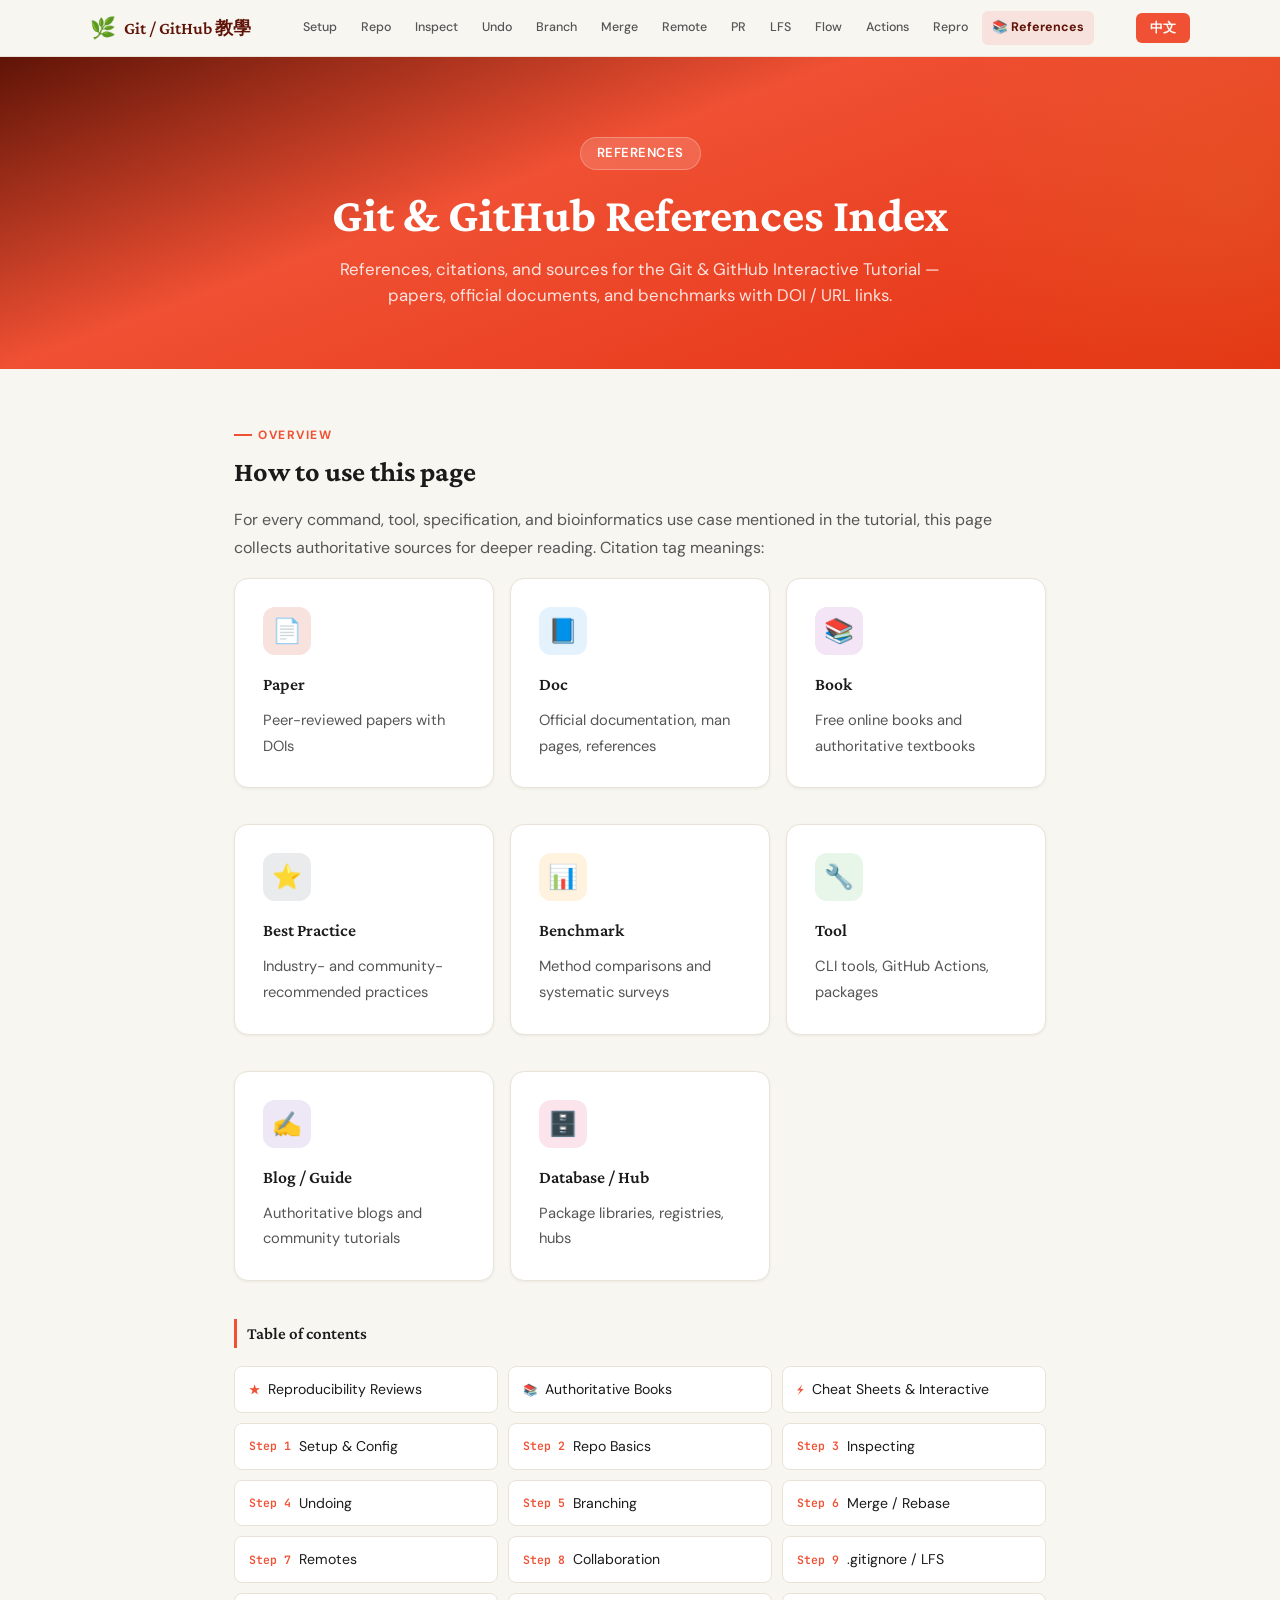
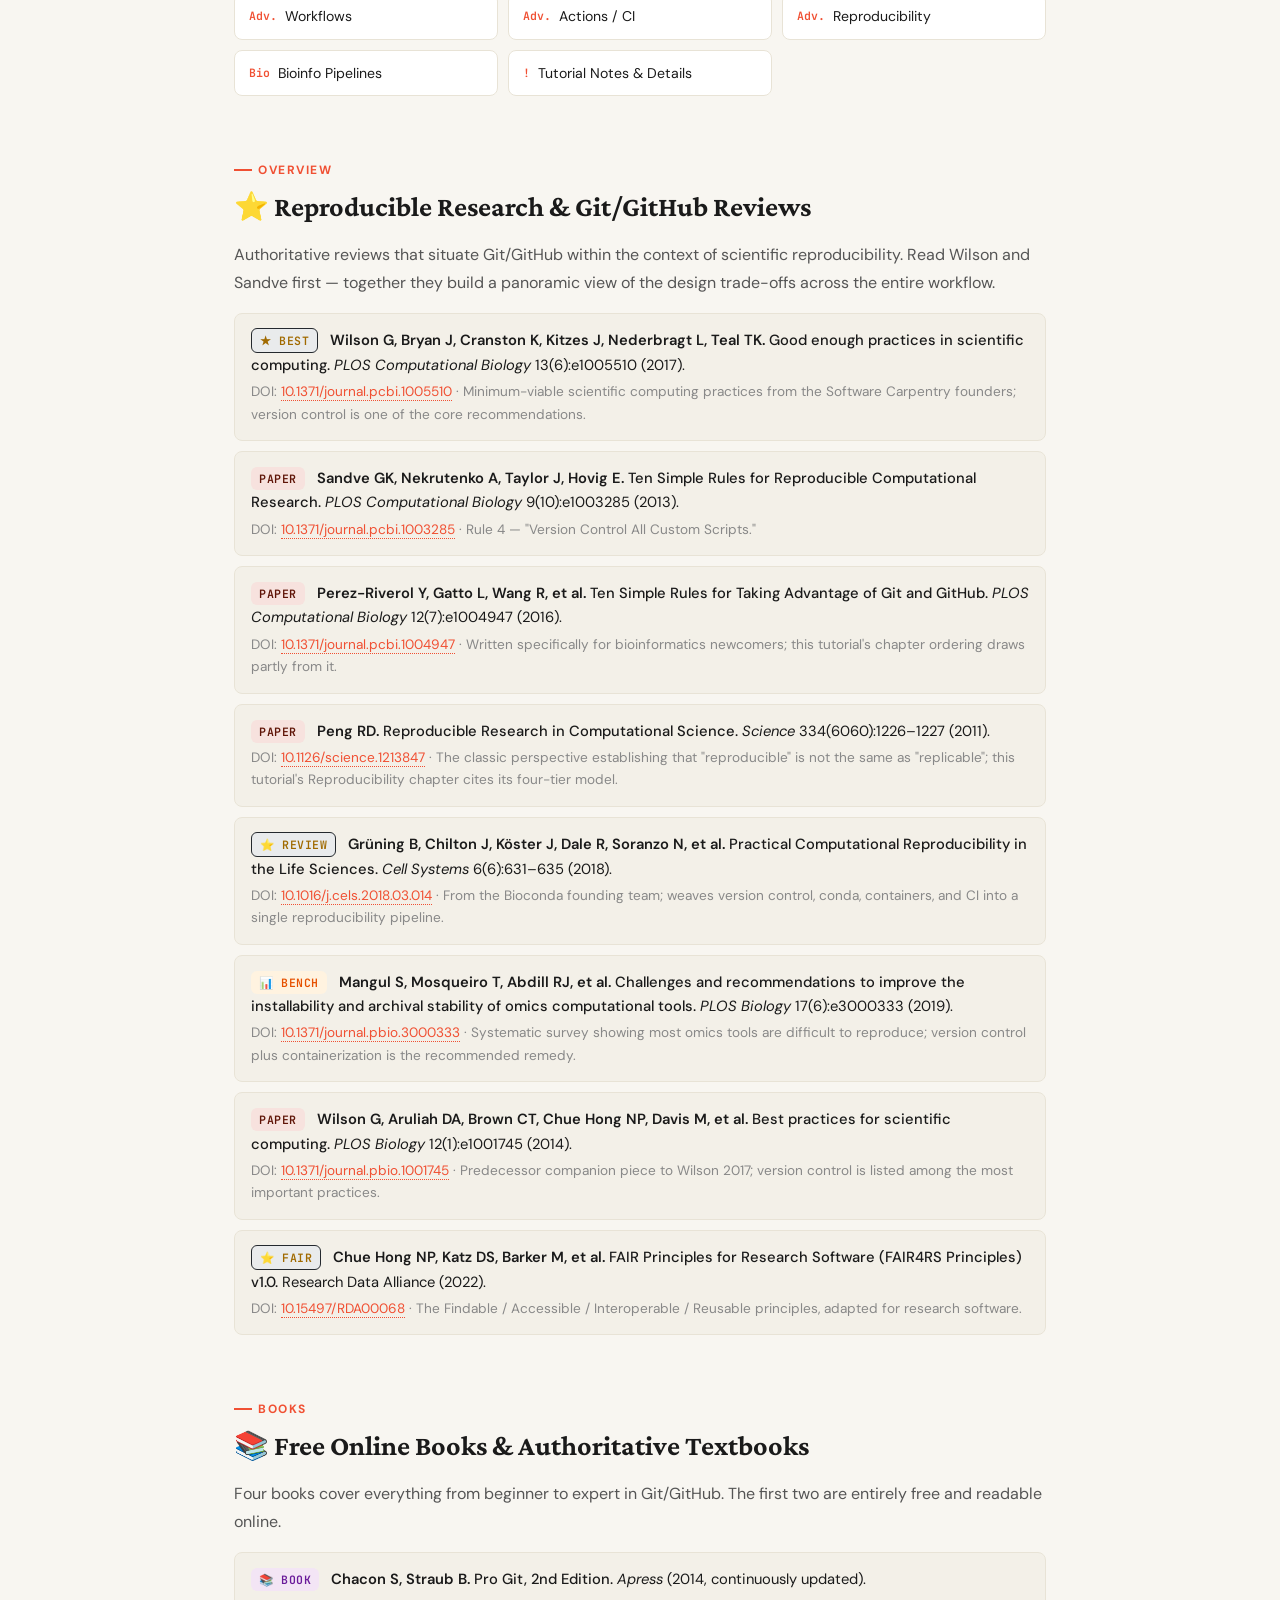
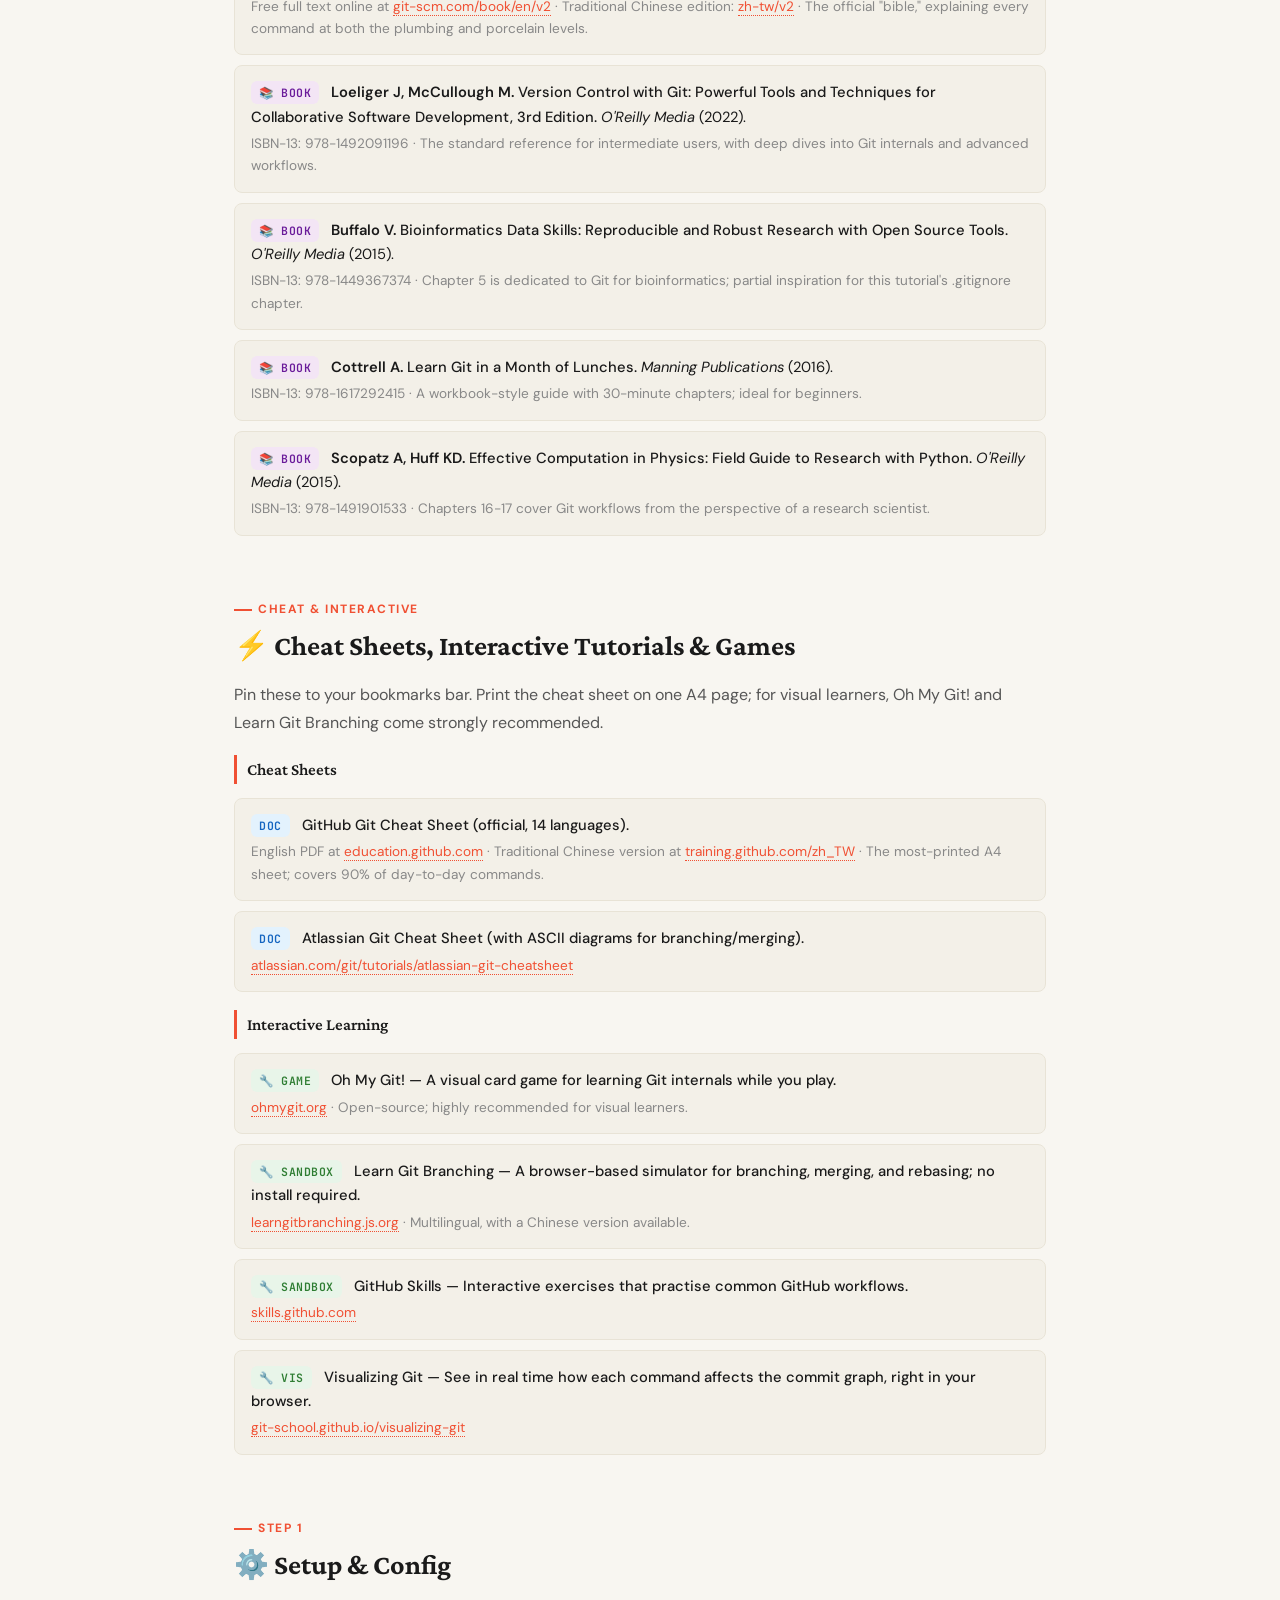
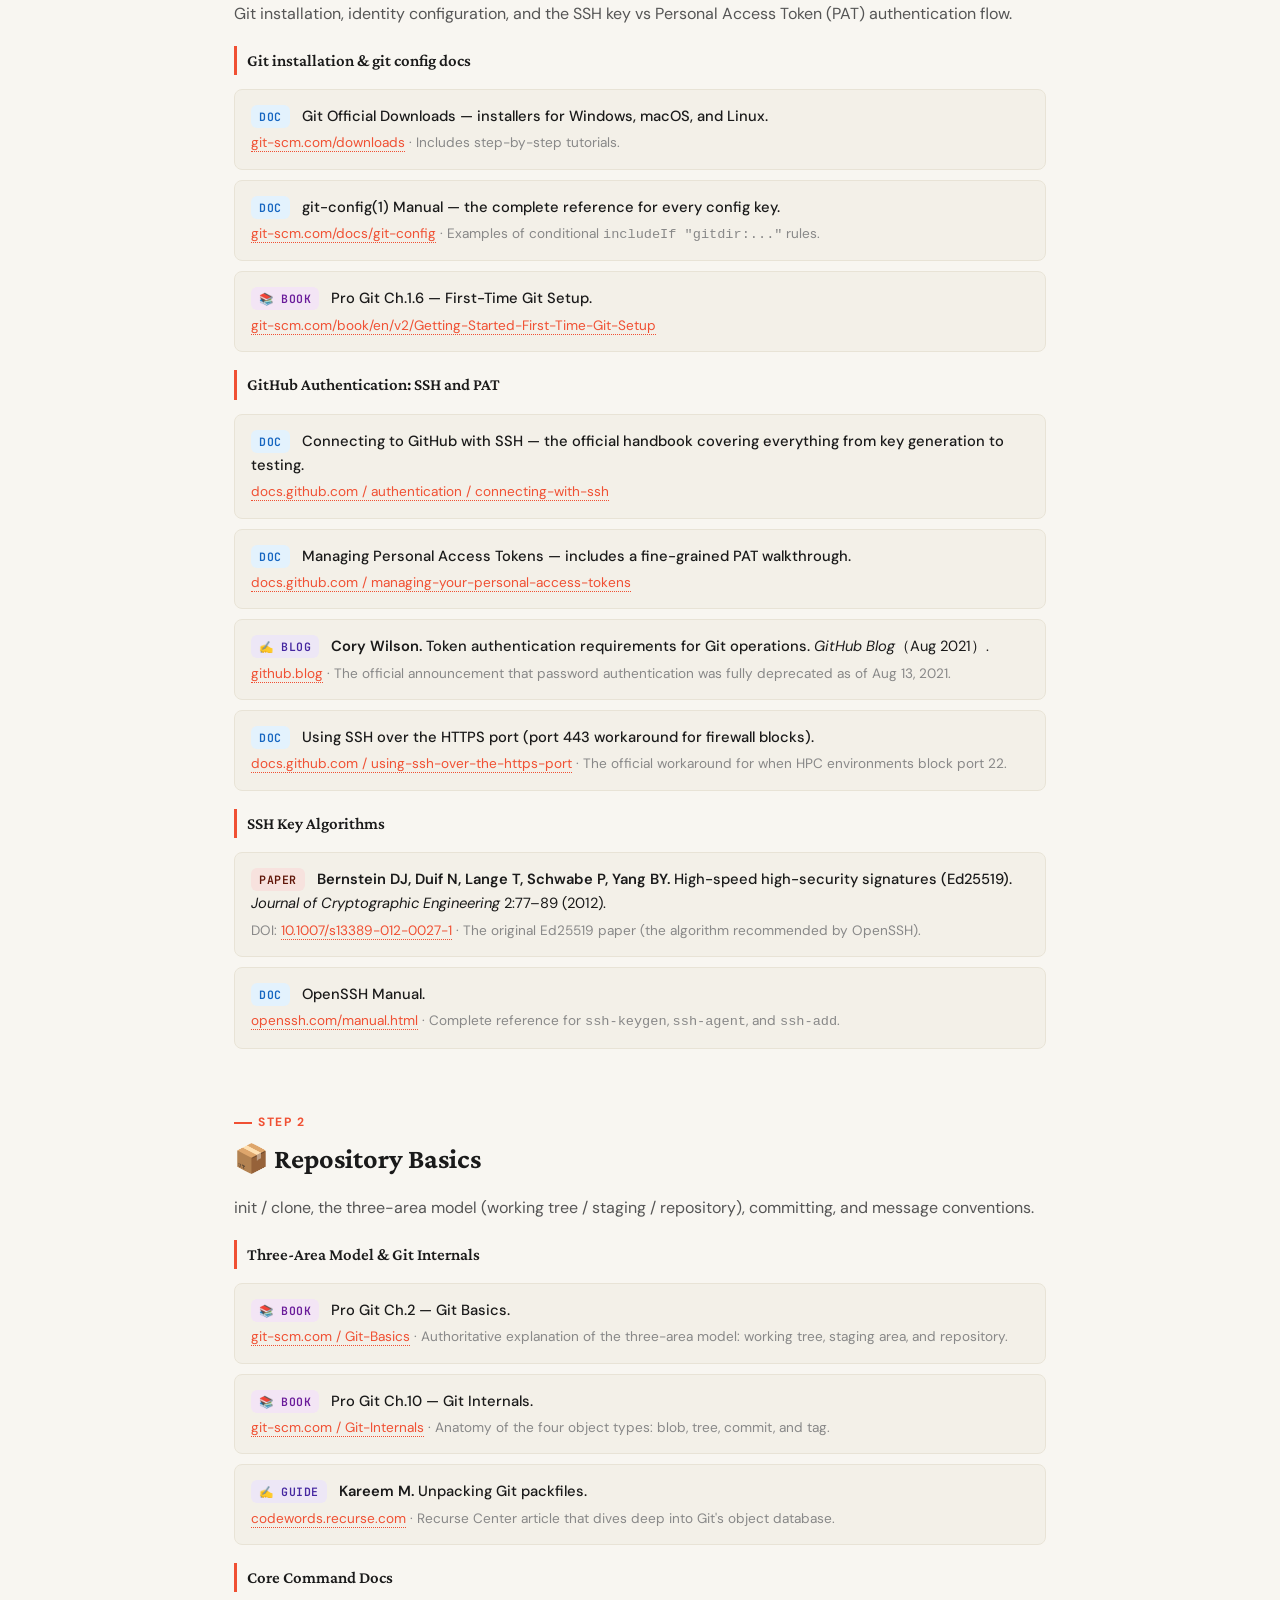
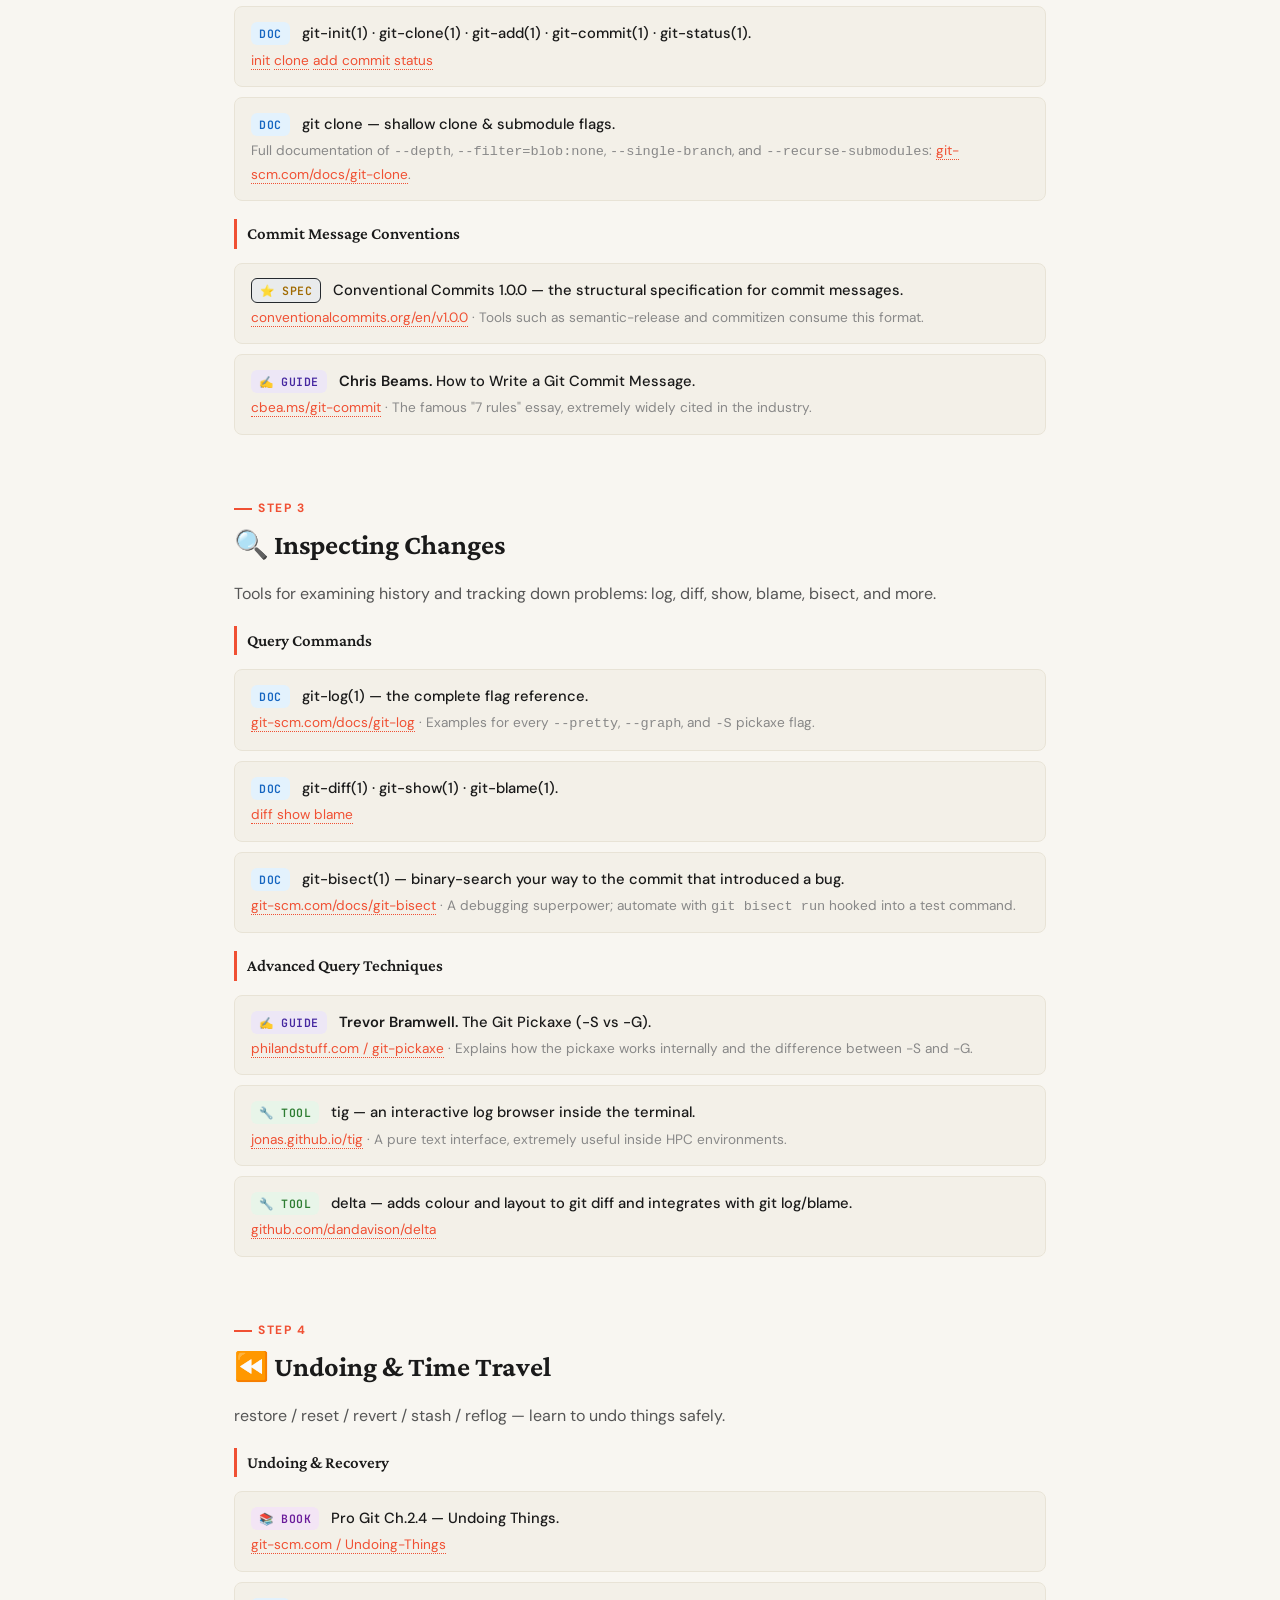
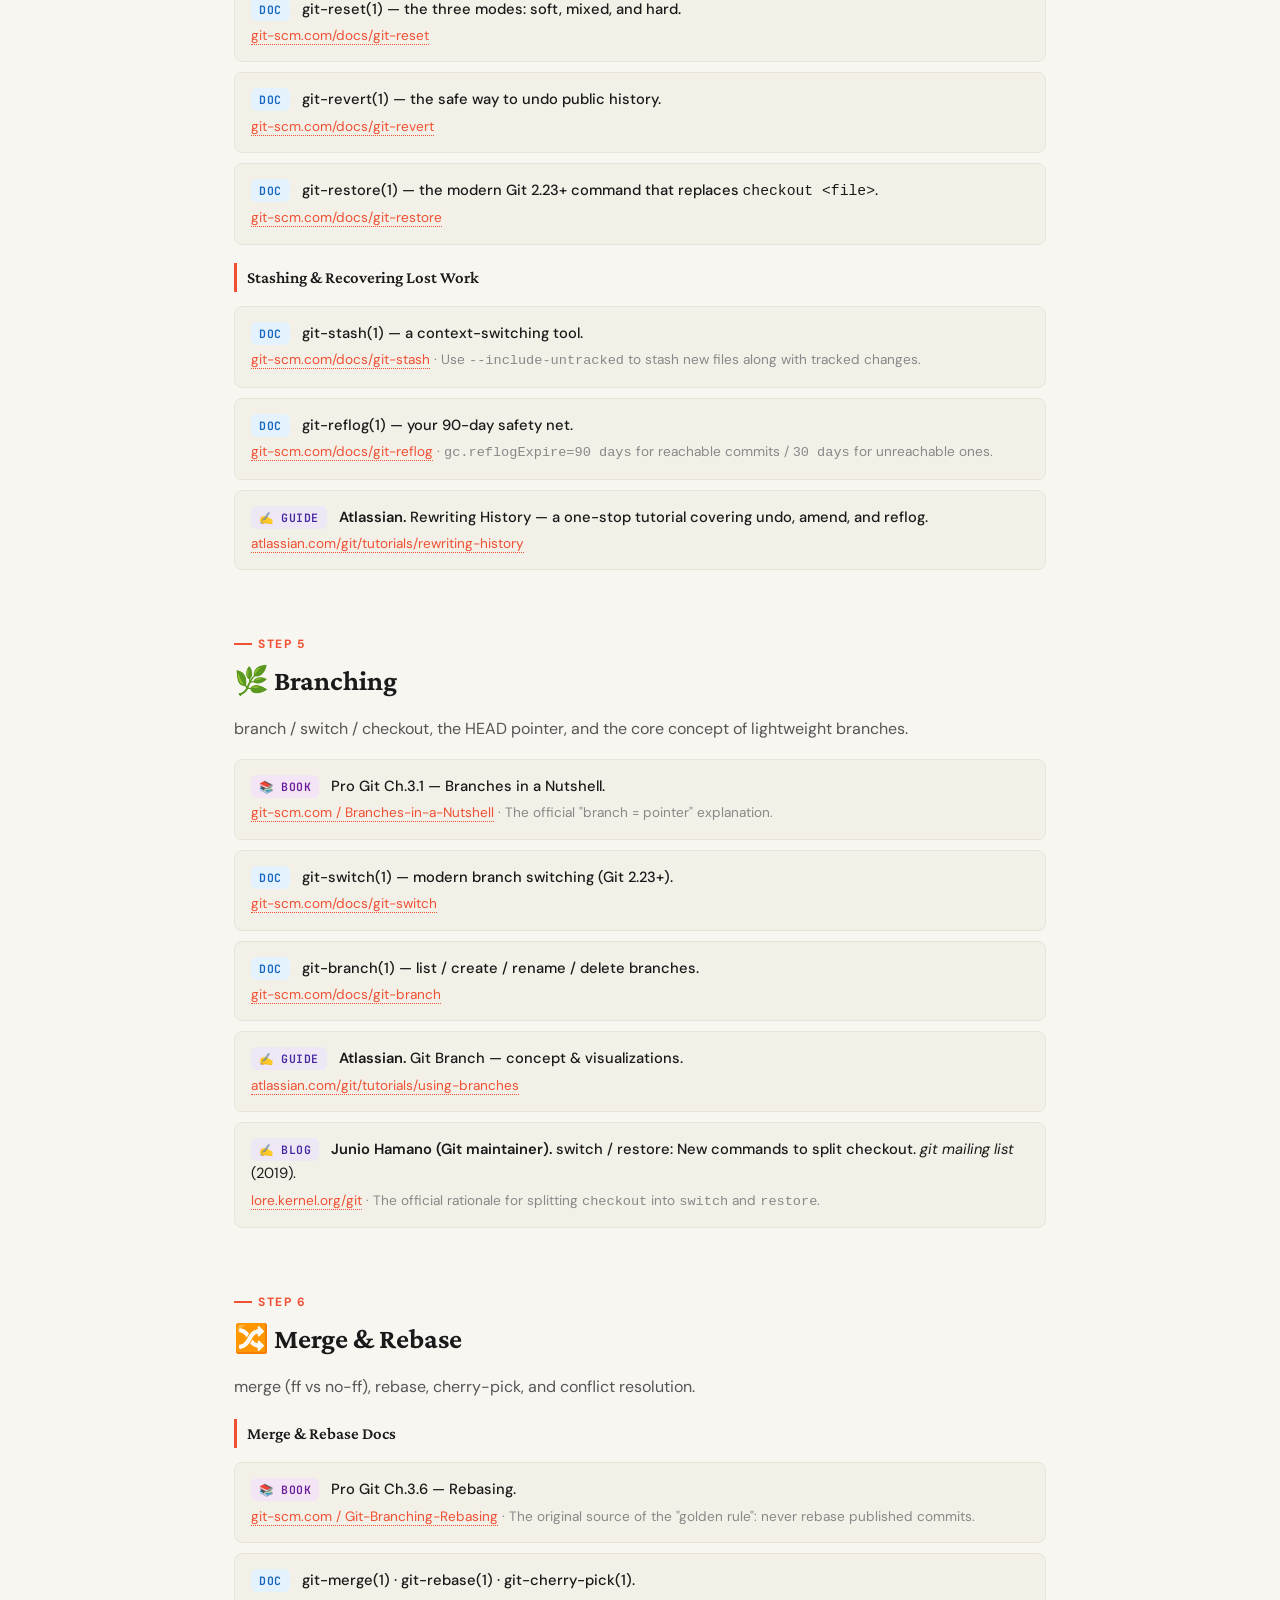
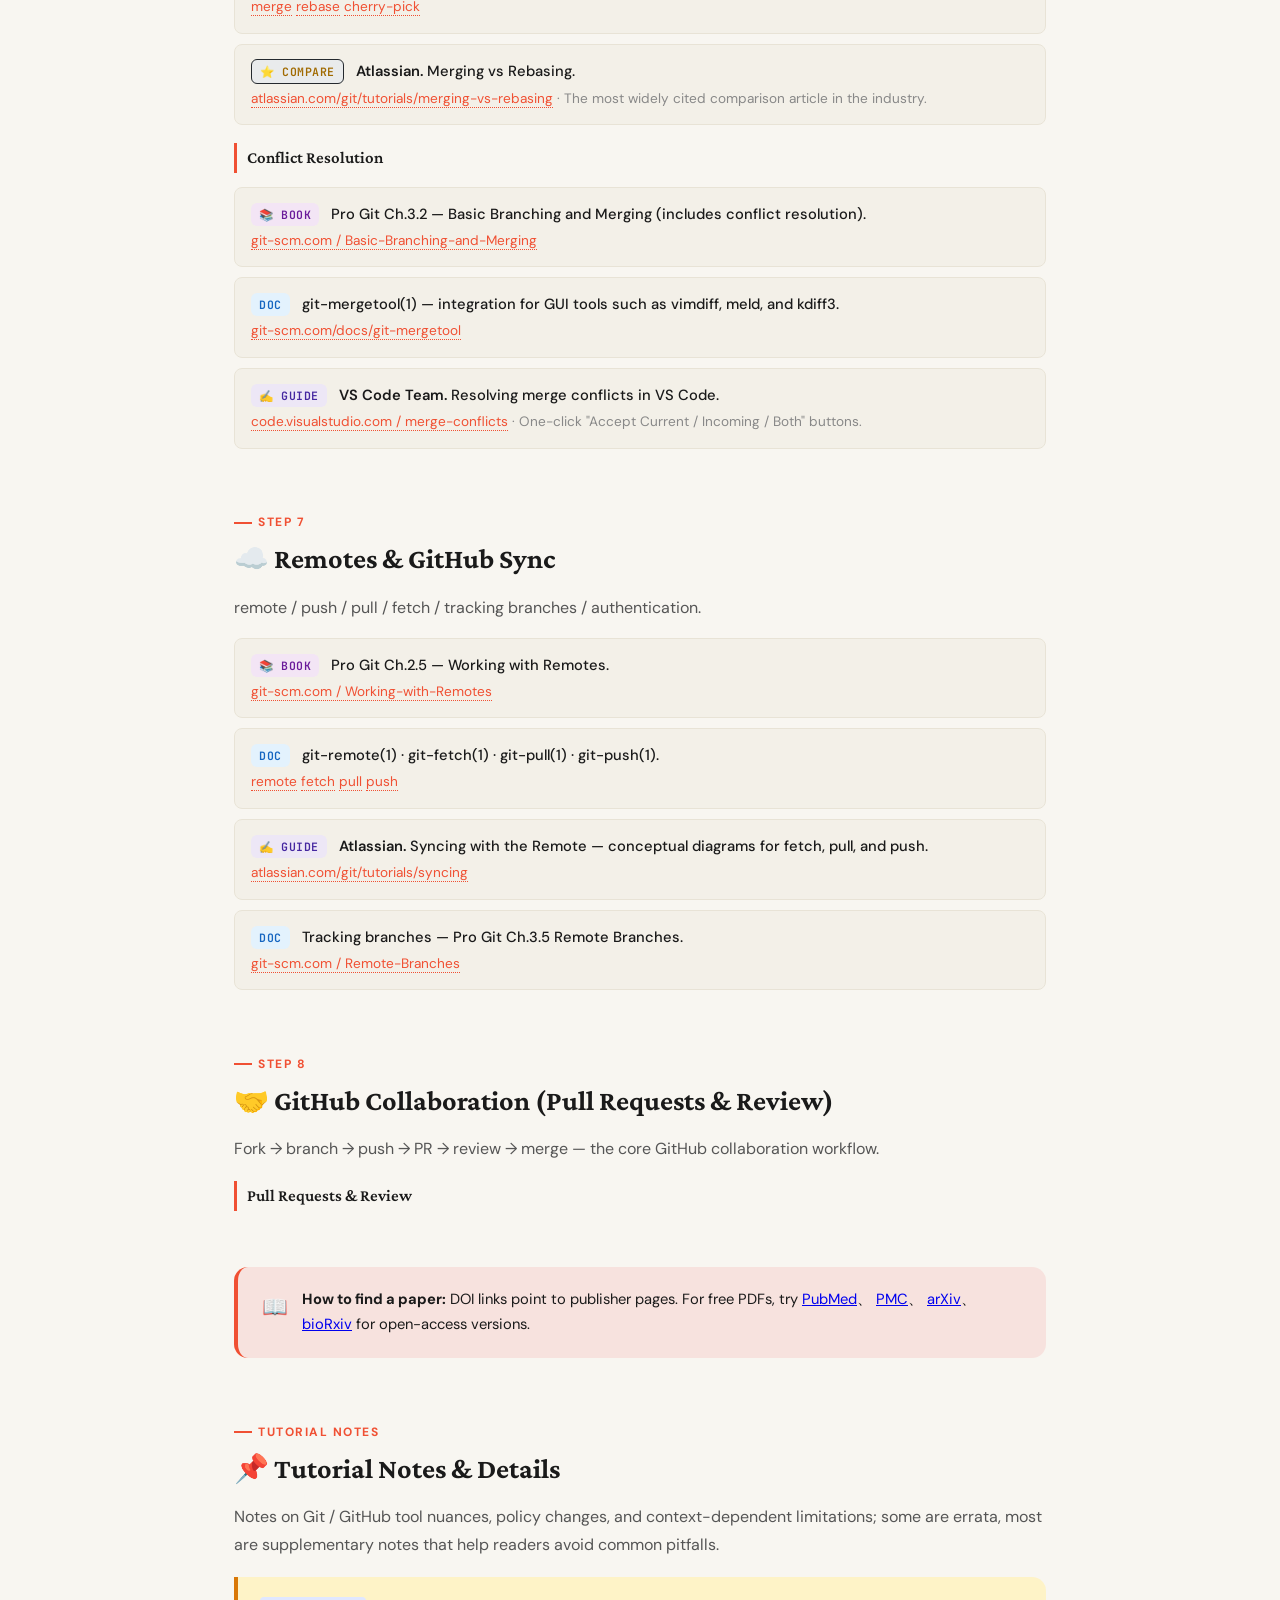
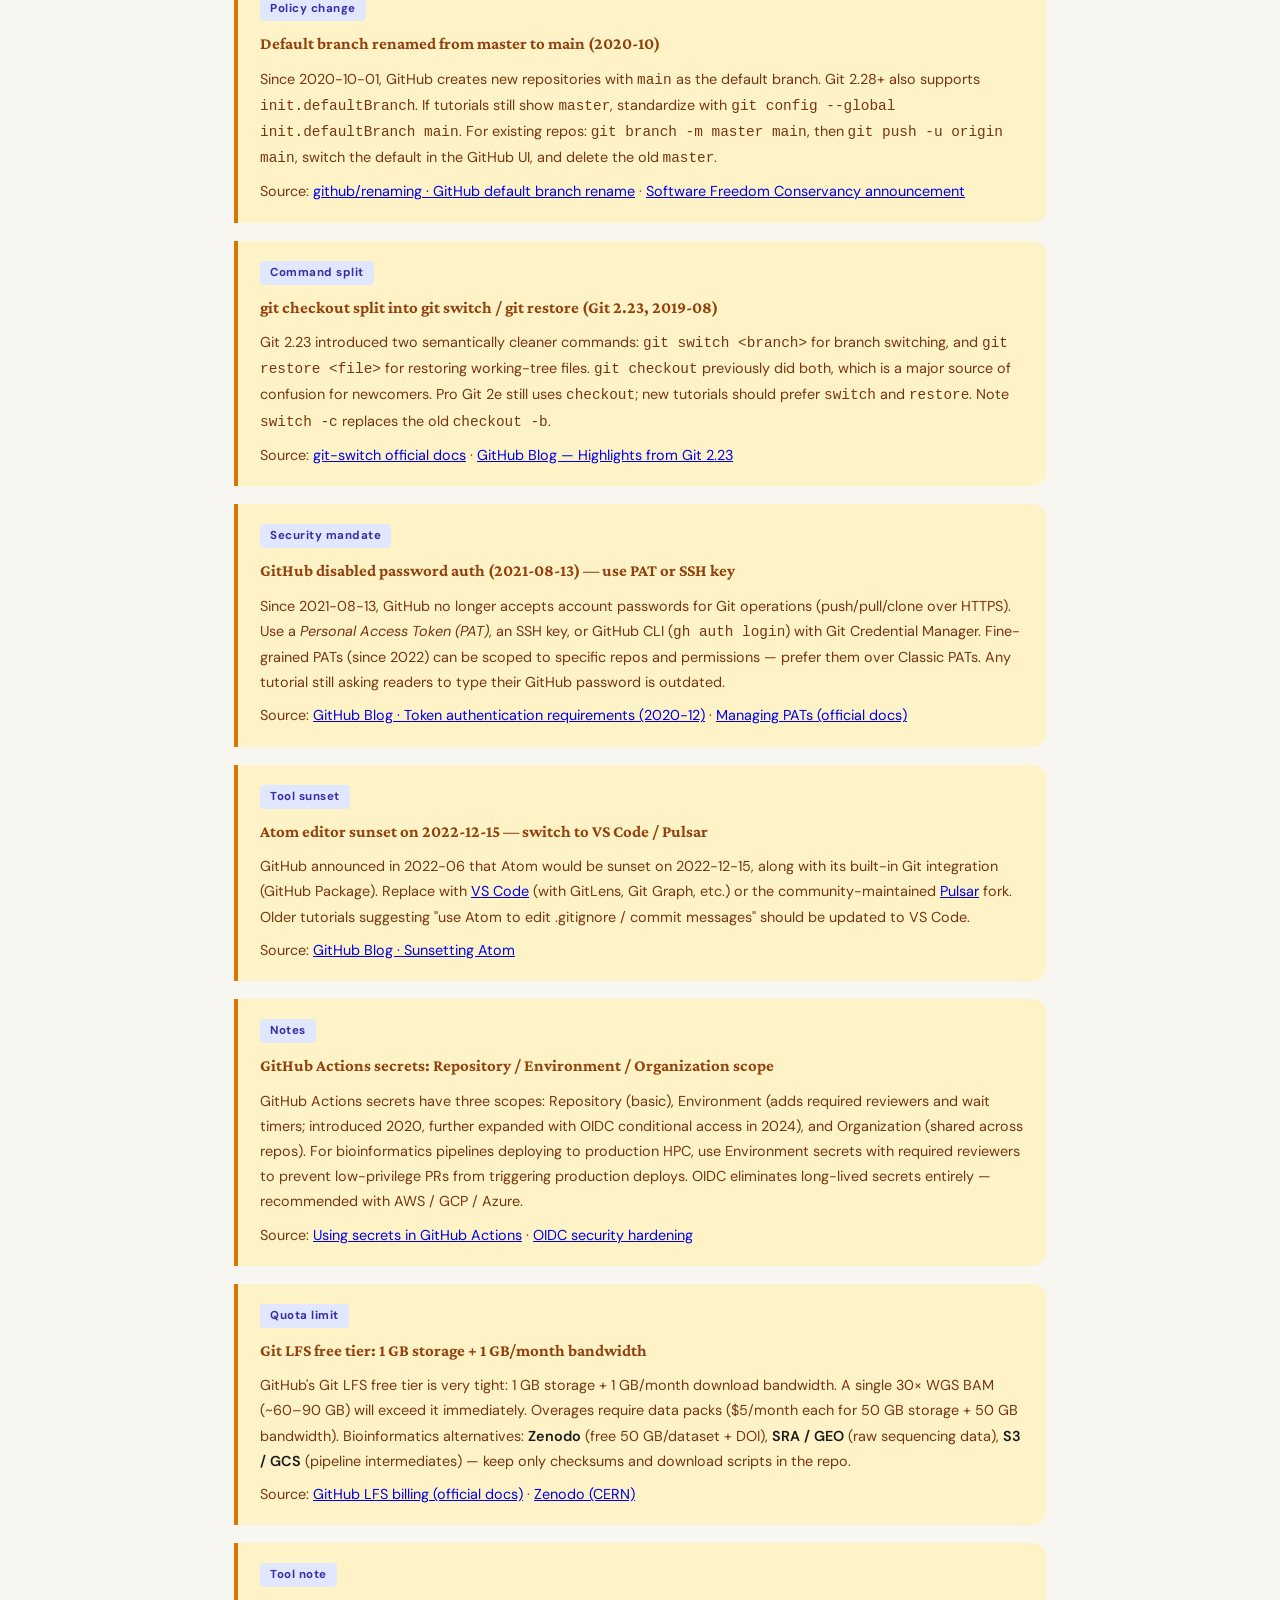
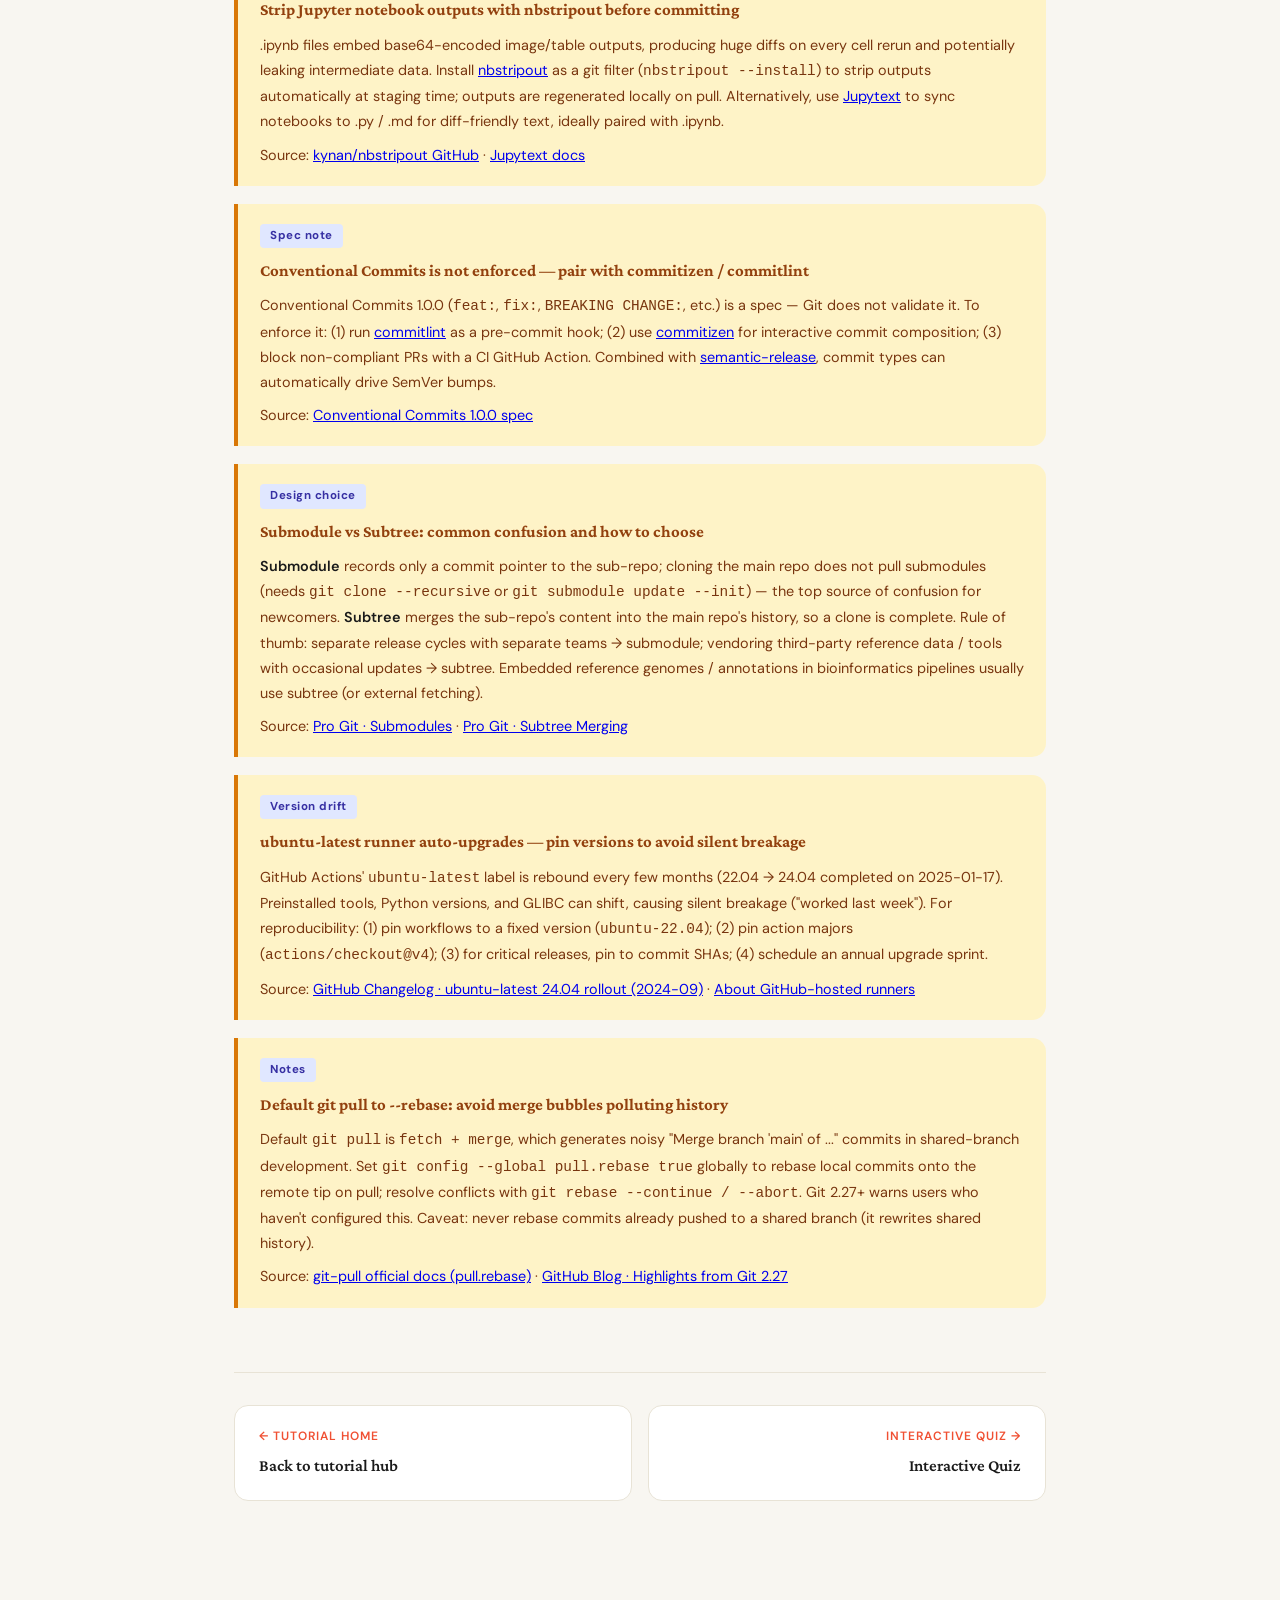
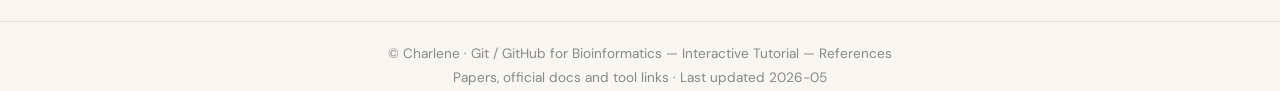
<file: references/index.html>
<!DOCTYPE html>
<html lang="zh-Hant">
<head>
<meta charset="UTF-8">
<meta name="viewport" content="width=device-width,initial-scale=1.0">
<title>Git / GitHub 參考資料 · References</title>
<meta name="description" content="Git / GitHub for Bioinformatics Interactive Tutorial 各模組的官方文件、權威書籍、論文、cheat sheet 與可重現研究資源整理。">
<link rel="stylesheet" href="../styles.css">
<style>
.ref-list{list-style:none;padding:0;margin:14px 0 0}
.ref-list li{padding:14px 16px;background:var(--c-surface-alt);border:1px solid var(--c-border-light);border-radius:var(--radius);margin-bottom:10px;font-size:.92rem;line-height:1.65}
.ref-list li:hover{background:var(--c-surface);border-color:var(--c-border)}
.ref-tag{display:inline-block;font-family:var(--font-mono);font-size:.72rem;font-weight:600;padding:2px 8px;border-radius:6px;margin-right:8px;letter-spacing:.5px}
.ref-tag.paper{background:var(--c-accent-light);color:var(--c-accent-dark)}
.ref-tag.doc{background:#e3f2fd;color:#1565c0}
.ref-tag.bench{background:#fff3e0;color:#e65100}
.ref-tag.db{background:#fce4ec;color:#ad1457}
.ref-tag.book{background:#f3e5f5;color:#6a1b9a}
.ref-tag.bestp{background:var(--c-highlight-light);color:#a06a00;border:1px solid var(--c-highlight)}
.ref-tag.tool{background:#e8f5e9;color:#2e7d32}
.ref-tag.blog{background:#ede7f6;color:#4527a0}
.ref-author{color:var(--c-ink);font-weight:600}
.ref-title{color:var(--c-ink);font-weight:500}
.ref-meta{color:var(--c-ink-muted);font-size:.85rem;margin-top:4px;display:block}
.ref-list a{color:var(--c-accent);text-decoration:none;border-bottom:1px dotted var(--c-accent)}
.ref-list a:hover{color:var(--c-accent-dark);border-bottom-style:solid}
.errata{background:#fef3c7;border-left:4px solid #d97706;border-radius:0 var(--radius-lg) var(--radius-lg) 0;padding:18px 22px;margin:18px 0;font-size:.9rem}
.errata h4{margin:0 0 8px;color:#92400e;font-family:var(--font-display);font-size:1.05rem}
.errata p{color:#78350f;margin-bottom:8px}
.errata p:last-child{margin-bottom:0}
.toc-grid{display:grid;grid-template-columns:repeat(auto-fill,minmax(200px,1fr));gap:10px;margin:18px 0}
.toc-grid a{padding:10px 14px;background:var(--c-surface);border:1px solid var(--c-border-light);border-radius:var(--radius);text-decoration:none;color:var(--c-ink);font-size:.88rem;transition:var(--transition);display:flex;align-items:center;gap:8px}
.toc-grid a:hover{border-color:var(--c-accent);background:var(--c-accent-light);color:var(--c-accent-dark)}
.toc-grid a .step-tag{font-family:var(--font-mono);font-size:.72rem;color:var(--c-accent);font-weight:600}
.section-anchor{scroll-margin-top:80px}
section.section h3{margin-top:18px;font-size:1.05rem;color:var(--c-ink);border-left:3px solid var(--c-accent);padding-left:10px}
</style>
</head>
<body>

<nav class="top-nav">
<div class="top-nav-inner">
  <a href="../index.html" class="top-nav-brand"><span>🌿</span> Git / GitHub 教學</a>
  <ul class="top-nav-links">
    <li><a href="../setup.html">Setup</a></li>
    <li><a href="../repo-basics.html">Repo</a></li>
    <li><a href="../inspecting.html">Inspect</a></li>
    <li><a href="../undoing.html">Undo</a></li>
    <li><a href="../branching.html">Branch</a></li>
    <li><a href="../merge-rebase.html">Merge</a></li>
    <li><a href="../remotes.html">Remote</a></li>
    <li><a href="../collaboration.html">PR</a></li>
    <li><a href="../gitignore-lfs.html">LFS</a></li>
    <li><a href="../workflows.html">Flow</a></li>
    <li><a href="../actions.html">Actions</a></li>
    <li><a href="../reproducibility.html">Repro</a></li>
    <li><a href="index.html" class="active" style="font-weight:700" data-zh="📚 參考資料" data-en="📚 References">📚 參考資料</a></li>
  </ul>
</div>
</nav>

<header class="page-hero">
<div class="step-badge" data-zh="參考資料 · REFERENCES" data-en="REFERENCES">REFERENCES</div>
<h1 data-zh="學術論文、官方文件與可重現研究資源" data-en="Git & GitHub References Index">Git & GitHub References Index</h1>
<p class="subtitle" data-lang="zh">為 Git / GitHub for Bioinformatics Tutorial 12 個模組提供原始論文、權威書籍、官方文件、Best Practices 綜述、實用工具與生資 reproducibility 資源的完整佐證。</p>
<p class="subtitle" data-lang="en">References, citations, and sources for the Git & GitHub Interactive Tutorial — papers, official documents, and benchmarks with DOI / URL links.</p>
</header>

<main class="content-wrap">

<!-- Overview -->
<section class="section">
<div class="section-label" data-zh="概覽" data-en="OVERVIEW">概覽</div>
<h2 data-zh="如何使用這份資料？" data-en="How to use this page">如何使用這份資料？</h2>
<p data-lang="zh">本頁針對教學中提到的每個指令、工具、規範與生物資訊應用場景，整理權威出處供讀者深入查閱。引用標籤含義：</p>
<p data-lang="en">For every command, tool, specification, and bioinformatics use case mentioned in the tutorial, this page collects authoritative sources for deeper reading. Citation tag meanings:</p>
<div class="card-grid cols-3">
  <div class="card"><div class="card-icon" style="background:var(--c-accent-light)">📄</div><h4>Paper</h4><p data-lang="zh">同行評審論文 · 含 DOI</p><p data-lang="en">Peer-reviewed papers with DOIs</p></div>
  <div class="card"><div class="card-icon" style="background:#e3f2fd">📘</div><h4>Doc</h4><p data-lang="zh">官方文件、man page、reference</p><p data-lang="en">Official documentation, man pages, references</p></div>
  <div class="card"><div class="card-icon" style="background:#f3e5f5">📚</div><h4>Book</h4><p data-lang="zh">線上免費書籍與權威教材</p><p data-lang="en">Free online books and authoritative textbooks</p></div>
  <div class="card"><div class="card-icon" style="background:var(--c-highlight-light)">⭐</div><h4>Best Practice</h4><p data-lang="zh">業界 / community 推薦做法</p><p data-lang="en">Industry- and community-recommended practices</p></div>
  <div class="card"><div class="card-icon" style="background:#fff3e0">📊</div><h4>Benchmark</h4><p data-lang="zh">方法評比 / 系統性調查</p><p data-lang="en">Method comparisons and systematic surveys</p></div>
  <div class="card"><div class="card-icon" style="background:#e8f5e9">🔧</div><h4>Tool</h4><p data-lang="zh">CLI 工具 / GitHub Action / 套件</p><p data-lang="en">CLI tools, GitHub Actions, packages</p></div>
  <div class="card"><div class="card-icon" style="background:#ede7f6">✍️</div><h4>Blog / Guide</h4><p data-lang="zh">權威部落格、社群教學</p><p data-lang="en">Authoritative blogs and community tutorials</p></div>
  <div class="card"><div class="card-icon" style="background:#fce4ec">🗄️</div><h4>Database / Hub</h4><p data-lang="zh">套件庫、註冊中心、Hub</p><p data-lang="en">Package libraries, registries, hubs</p></div>
</div>

<h3 data-zh="本頁目錄" data-en="Table of contents">本頁目錄</h3>
<div class="toc-grid">
  <a href="#bestpractices"><span class="step-tag">★</span><span data-zh="可重現研究綜述" data-en="Reproducibility Reviews">可重現研究綜述</span></a>
  <a href="#books"><span class="step-tag">📚</span><span data-zh="權威書籍" data-en="Authoritative Books">權威書籍</span></a>
  <a href="#cheatsheets"><span class="step-tag">⚡</span><span data-zh="速查表與互動教學" data-en="Cheat Sheets & Interactive">速查表與互動教學</span></a>
  <a href="#setup"><span class="step-tag">Step 1</span><span>Setup &amp; Config</span></a>
  <a href="#repo"><span class="step-tag">Step 2</span><span>Repo Basics</span></a>
  <a href="#inspect"><span class="step-tag">Step 3</span><span>Inspecting</span></a>
  <a href="#undo"><span class="step-tag">Step 4</span><span>Undoing</span></a>
  <a href="#branch"><span class="step-tag">Step 5</span><span>Branching</span></a>
  <a href="#merge"><span class="step-tag">Step 6</span><span>Merge / Rebase</span></a>
  <a href="#remote"><span class="step-tag">Step 7</span><span>Remotes</span></a>
  <a href="#pr"><span class="step-tag">Step 8</span><span>Collaboration</span></a>
  <a href="#lfs"><span class="step-tag">Step 9</span><span>.gitignore / LFS</span></a>
  <a href="#flow"><span class="step-tag">Adv.</span><span>Workflows</span></a>
  <a href="#actions"><span class="step-tag">Adv.</span><span>Actions / CI</span></a>
  <a href="#repro"><span class="step-tag">Adv.</span><span>Reproducibility</span></a>
  <a href="#bioinfo"><span class="step-tag">Bio</span><span data-zh="生資 pipeline" data-en="Bioinfo Pipelines">生資 pipeline</span></a>
  <a href="#errata"><span class="step-tag">!</span><span data-zh="教學註記與細節" data-en="Tutorial Notes & Details">教學註記與細節</span></a>
</div>
</section>

<!-- ===================== Best Practices ===================== -->
<section class="section section-anchor" id="bestpractices">
<div class="section-label" data-zh="綜論" data-en="OVERVIEW">綜論</div>
<h2 data-zh="⭐ 可重現研究與 Git/GitHub 綜述論文" data-en="⭐ Reproducible Research & Git/GitHub Reviews">⭐ 可重現研究與 Git/GitHub 綜述論文</h2>
<p data-lang="zh">把 Git/GitHub 放在「科學可重現性」脈絡下的權威綜述。建議先讀 Wilson 與 Sandve 二文，能對全流程的設計取捨建立全景觀。</p>
<p data-lang="en">Authoritative reviews that situate Git/GitHub within the context of scientific reproducibility. Read Wilson and Sandve first — together they build a panoramic view of the design trade-offs across the entire workflow.</p>
<ul class="ref-list">
  <li>
    <span class="ref-tag bestp">★ BEST</span>
    <span class="ref-author">Wilson G, Bryan J, Cranston K, Kitzes J, Nederbragt L, Teal TK.</span>
    <span class="ref-title"> Good enough practices in scientific computing. </span>
    <em>PLOS Computational Biology</em> 13(6):e1005510 (2017).
    <span class="ref-meta"><span data-lang="zh">DOI: <a href="https://doi.org/10.1371/journal.pcbi.1005510" target="_blank" rel="noopener">10.1371/journal.pcbi.1005510</a> · Software Carpentry 創辦團隊的「最低限度」科學運算規範，版本控制是核心建議。</span><span data-lang="en">DOI: <a href="https://doi.org/10.1371/journal.pcbi.1005510" target="_blank" rel="noopener">10.1371/journal.pcbi.1005510</a> · Minimum-viable scientific computing practices from the Software Carpentry founders; version control is one of the core recommendations.</span></span>
  </li>
  <li>
    <span class="ref-tag paper">PAPER</span>
    <span class="ref-author">Sandve GK, Nekrutenko A, Taylor J, Hovig E.</span>
    <span class="ref-title"> Ten Simple Rules for Reproducible Computational Research. </span>
    <em>PLOS Computational Biology</em> 9(10):e1003285 (2013).
    <span class="ref-meta"><span data-lang="zh">DOI: <a href="https://doi.org/10.1371/journal.pcbi.1003285" target="_blank" rel="noopener">10.1371/journal.pcbi.1003285</a> · Rule 4：「Version Control All Custom Scripts」。</span><span data-lang="en">DOI: <a href="https://doi.org/10.1371/journal.pcbi.1003285" target="_blank" rel="noopener">10.1371/journal.pcbi.1003285</a> · Rule 4 — "Version Control All Custom Scripts."</span></span>
  </li>
  <li>
    <span class="ref-tag paper">PAPER</span>
    <span class="ref-author">Perez-Riverol Y, Gatto L, Wang R, et al.</span>
    <span class="ref-title"> Ten Simple Rules for Taking Advantage of Git and GitHub. </span>
    <em>PLOS Computational Biology</em> 12(7):e1004947 (2016).
    <span class="ref-meta"><span data-lang="zh">DOI: <a href="https://doi.org/10.1371/journal.pcbi.1004947" target="_blank" rel="noopener">10.1371/journal.pcbi.1004947</a> · 專為生物資訊新手而寫；本教學章節順序部分參考此文。</span><span data-lang="en">DOI: <a href="https://doi.org/10.1371/journal.pcbi.1004947" target="_blank" rel="noopener">10.1371/journal.pcbi.1004947</a> · Written specifically for bioinformatics newcomers; this tutorial's chapter ordering draws partly from it.</span></span>
  </li>
  <li>
    <span class="ref-tag paper">PAPER</span>
    <span class="ref-author">Peng RD.</span>
    <span class="ref-title"> Reproducible Research in Computational Science. </span>
    <em>Science</em> 334(6060):1226–1227 (2011).
    <span class="ref-meta"><span data-lang="zh">DOI: <a href="https://doi.org/10.1126/science.1213847" target="_blank" rel="noopener">10.1126/science.1213847</a> · 確立「可重現 ≠ 可重複」的經典 perspective，本教學 Reproducibility 章節引用其四層次模型。</span><span data-lang="en">DOI: <a href="https://doi.org/10.1126/science.1213847" target="_blank" rel="noopener">10.1126/science.1213847</a> · The classic perspective establishing that "reproducible" is not the same as "replicable"; this tutorial's Reproducibility chapter cites its four-tier model.</span></span>
  </li>
  <li>
    <span class="ref-tag bestp">⭐ REVIEW</span>
    <span class="ref-author">Grüning B, Chilton J, Köster J, Dale R, Soranzo N, et al.</span>
    <span class="ref-title"> Practical Computational Reproducibility in the Life Sciences. </span>
    <em>Cell Systems</em> 6(6):631–635 (2018).
    <span class="ref-meta"><span data-lang="zh">DOI: <a href="https://doi.org/10.1016/j.cels.2018.03.014" target="_blank" rel="noopener">10.1016/j.cels.2018.03.014</a> · Bioconda 創辦人團隊；把版本控制、conda、容器、CI 串成一條 reproducibility pipeline。</span><span data-lang="en">DOI: <a href="https://doi.org/10.1016/j.cels.2018.03.014" target="_blank" rel="noopener">10.1016/j.cels.2018.03.014</a> · From the Bioconda founding team; weaves version control, conda, containers, and CI into a single reproducibility pipeline.</span></span>
  </li>
  <li>
    <span class="ref-tag bench">📊 BENCH</span>
    <span class="ref-author">Mangul S, Mosqueiro T, Abdill RJ, et al.</span>
    <span class="ref-title"> Challenges and recommendations to improve the installability and archival stability of omics computational tools. </span>
    <em>PLOS Biology</em> 17(6):e3000333 (2019).
    <span class="ref-meta"><span data-lang="zh">DOI: <a href="https://doi.org/10.1371/journal.pbio.3000333" target="_blank" rel="noopener">10.1371/journal.pbio.3000333</a> · 系統性調查：多數 omics 工具難以重現，版本控制+容器化是建議解法。</span><span data-lang="en">DOI: <a href="https://doi.org/10.1371/journal.pbio.3000333" target="_blank" rel="noopener">10.1371/journal.pbio.3000333</a> · Systematic survey showing most omics tools are difficult to reproduce; version control plus containerization is the recommended remedy.</span></span>
  </li>
  <li>
    <span class="ref-tag paper">PAPER</span>
    <span class="ref-author">Wilson G, Aruliah DA, Brown CT, Chue Hong NP, Davis M, et al.</span>
    <span class="ref-title"> Best practices for scientific computing. </span>
    <em>PLOS Biology</em> 12(1):e1001745 (2014).
    <span class="ref-meta"><span data-lang="zh">DOI: <a href="https://doi.org/10.1371/journal.pbio.1001745" target="_blank" rel="noopener">10.1371/journal.pbio.1001745</a> · Wilson 2017 之前的姊妹文章；版本控制列為最重要實踐之一。</span><span data-lang="en">DOI: <a href="https://doi.org/10.1371/journal.pbio.1001745" target="_blank" rel="noopener">10.1371/journal.pbio.1001745</a> · Predecessor companion piece to Wilson 2017; version control is listed among the most important practices.</span></span>
  </li>
  <li>
    <span class="ref-tag bestp">⭐ FAIR</span>
    <span class="ref-author">Chue Hong NP, Katz DS, Barker M, et al.</span>
    <span class="ref-title"> FAIR Principles for Research Software (FAIR4RS Principles) v1.0. </span>
    Research Data Alliance (2022).
    <span class="ref-meta"><span data-lang="zh">DOI: <a href="https://doi.org/10.15497/RDA00068" target="_blank" rel="noopener">10.15497/RDA00068</a> · Findable / Accessible / Interoperable / Reusable 軟體版。</span><span data-lang="en">DOI: <a href="https://doi.org/10.15497/RDA00068" target="_blank" rel="noopener">10.15497/RDA00068</a> · The Findable / Accessible / Interoperable / Reusable principles, adapted for research software.</span></span>
  </li>
</ul>
</section>

<!-- ===================== Books ===================== -->
<section class="section section-anchor" id="books">
<div class="section-label" data-zh="權威書籍" data-en="BOOKS">權威書籍</div>
<h2 data-zh="📚 線上免費書籍與權威教材" data-en="📚 Free Online Books & Authoritative Textbooks">📚 線上免費書籍與權威教材</h2>
<p data-lang="zh">四本書即可覆蓋 Git/GitHub 從新手到專家所有需求。前兩本完全免費、線上可閱。</p>
<p data-lang="en">Four books cover everything from beginner to expert in Git/GitHub. The first two are entirely free and readable online.</p>
<ul class="ref-list">
  <li>
    <span class="ref-tag book">📚 BOOK</span>
    <span class="ref-author">Chacon S, Straub B.</span>
    <span class="ref-title"> Pro Git, 2nd Edition. </span>
    <em>Apress</em> <span data-lang="zh">(2014, 持續更新).</span><span data-lang="en">(2014, continuously updated).</span>
    <span class="ref-meta"><span data-lang="zh">線上免費全文 <a href="https://git-scm.com/book/en/v2" target="_blank" rel="noopener">git-scm.com/book/en/v2</a> · 繁體中文版 <a href="https://git-scm.com/book/zh-tw/v2" target="_blank" rel="noopener">zh-tw/v2</a> · 官方聖經，從 plumbing/porcelain 兩個層次完整解釋每個指令。</span><span data-lang="en">Free full text online at <a href="https://git-scm.com/book/en/v2" target="_blank" rel="noopener">git-scm.com/book/en/v2</a> · Traditional Chinese edition: <a href="https://git-scm.com/book/zh-tw/v2" target="_blank" rel="noopener">zh-tw/v2</a> · The official "bible," explaining every command at both the plumbing and porcelain levels.</span></span>
  </li>
  <li>
    <span class="ref-tag book">📚 BOOK</span>
    <span class="ref-author">Loeliger J, McCullough M.</span>
    <span class="ref-title"> Version Control with Git: Powerful Tools and Techniques for Collaborative Software Development, 3rd Edition. </span>
    <em>O'Reilly Media</em> (2022).
    <span class="ref-meta"><span data-lang="zh">ISBN-13: 978-1492091196 · 中階使用者標準參考，深入 internals 與 advanced workflow。</span><span data-lang="en">ISBN-13: 978-1492091196 · The standard reference for intermediate users, with deep dives into Git internals and advanced workflows.</span></span>
  </li>
  <li>
    <span class="ref-tag book">📚 BOOK</span>
    <span class="ref-author">Buffalo V.</span>
    <span class="ref-title"> Bioinformatics Data Skills: Reproducible and Robust Research with Open Source Tools. </span>
    <em>O'Reilly Media</em> (2015).
    <span class="ref-meta"><span data-lang="zh">ISBN-13: 978-1449367374 · Ch.5 專講 Git for bioinformatics；本教學 .gitignore 章節部分靈感來源。</span><span data-lang="en">ISBN-13: 978-1449367374 · Chapter 5 is dedicated to Git for bioinformatics; partial inspiration for this tutorial's .gitignore chapter.</span></span>
  </li>
  <li>
    <span class="ref-tag book">📚 BOOK</span>
    <span class="ref-author">Cottrell A.</span>
    <span class="ref-title"> Learn Git in a Month of Lunches. </span>
    <em>Manning Publications</em> (2016).
    <span class="ref-meta"><span data-lang="zh">ISBN-13: 978-1617292415 · 工作手冊風格，每章 30 分鐘，最適合新手。</span><span data-lang="en">ISBN-13: 978-1617292415 · A workbook-style guide with 30-minute chapters; ideal for beginners.</span></span>
  </li>
  <li>
    <span class="ref-tag book">📚 BOOK</span>
    <span class="ref-author">Scopatz A, Huff KD.</span>
    <span class="ref-title"> Effective Computation in Physics: Field Guide to Research with Python. </span>
    <em>O'Reilly Media</em> (2015).
    <span class="ref-meta"><span data-lang="zh">ISBN-13: 978-1491901533 · Ch.16-17 涵蓋 Git workflow，從研究科學家角度切入。</span><span data-lang="en">ISBN-13: 978-1491901533 · Chapters 16-17 cover Git workflows from the perspective of a research scientist.</span></span>
  </li>
</ul>
</section>

<!-- ===================== Cheat sheets ===================== -->
<section class="section section-anchor" id="cheatsheets">
<div class="section-label" data-zh="速查與互動" data-en="CHEAT & INTERACTIVE">速查與互動</div>
<h2 data-zh="⚡ 速查表、互動教學與遊戲" data-en="⚡ Cheat Sheets, Interactive Tutorials & Games">⚡ 速查表、互動教學與遊戲</h2>
<p data-lang="zh">把這些釘在書籤列。Cheat sheet 印一張 A4，視覺型學習者強烈推薦 Oh My Git! 與 Learn Git Branching。</p>
<p data-lang="en">Pin these to your bookmarks bar. Print the cheat sheet on one A4 page; for visual learners, Oh My Git! and Learn Git Branching come strongly recommended.</p>

<h3 data-zh="速查表 (Cheat Sheets)" data-en="Cheat Sheets">速查表 (Cheat Sheets)</h3>
<ul class="ref-list">
  <li>
    <span class="ref-tag doc">DOC</span>
    <span class="ref-title" data-zh="GitHub Git Cheat Sheet（官方，14 種語言）." data-en="GitHub Git Cheat Sheet (official, 14 languages).">GitHub Git Cheat Sheet（官方，14 種語言）.</span>
    <span class="ref-meta"><span data-lang="zh">英文版 PDF <a href="https://education.github.com/git-cheat-sheet-education.pdf" target="_blank" rel="noopener">education.github.com</a> · 繁體中文版 <a href="https://training.github.com/downloads/zh_TW/github-git-cheat-sheet/" target="_blank" rel="noopener">training.github.com/zh_TW</a> · 最常被列印的一張 A4，日常 90% 指令在此。</span><span data-lang="en">English PDF at <a href="https://education.github.com/git-cheat-sheet-education.pdf" target="_blank" rel="noopener">education.github.com</a> · Traditional Chinese version at <a href="https://training.github.com/downloads/zh_TW/github-git-cheat-sheet/" target="_blank" rel="noopener">training.github.com/zh_TW</a> · The most-printed A4 sheet; covers 90% of day-to-day commands.</span></span>
  </li>
  <li>
    <span class="ref-tag doc">DOC</span>
    <span class="ref-title" data-zh="Atlassian Git Cheat Sheet（含 ASCII 圖示 branching/merging）." data-en="Atlassian Git Cheat Sheet (with ASCII diagrams for branching/merging).">Atlassian Git Cheat Sheet（含 ASCII 圖示 branching/merging）.</span>
    <span class="ref-meta"><span data-lang="zh"><a href="https://www.atlassian.com/git/tutorials/atlassian-git-cheatsheet" target="_blank" rel="noopener">atlassian.com/git/tutorials/atlassian-git-cheatsheet</a></span><span data-lang="en"><a href="https://www.atlassian.com/git/tutorials/atlassian-git-cheatsheet" target="_blank" rel="noopener">atlassian.com/git/tutorials/atlassian-git-cheatsheet</a></span></span>
  </li>
</ul>

<h3 data-zh="互動式學習" data-en="Interactive Learning">互動式學習</h3>
<ul class="ref-list">
  <li>
    <span class="ref-tag tool">🔧 GAME</span>
    <span class="ref-title" data-zh="Oh My Git! — 視覺化卡牌遊戲，邊玩邊學 Git 內部結構。" data-en="Oh My Git! — A visual card game for learning Git internals while you play.">Oh My Git! — 視覺化卡牌遊戲，邊玩邊學 Git 內部結構。</span>
    <span class="ref-meta"><span data-lang="zh"><a href="https://ohmygit.org/" target="_blank" rel="noopener">ohmygit.org</a> · 開源；強烈推薦給視覺型學習者。</span><span data-lang="en"><a href="https://ohmygit.org/" target="_blank" rel="noopener">ohmygit.org</a> · Open-source; highly recommended for visual learners.</span></span>
  </li>
  <li>
    <span class="ref-tag tool">🔧 SANDBOX</span>
    <span class="ref-title" data-zh="Learn Git Branching — 瀏覽器內模擬 branching / merging / rebase，無需安裝。" data-en="Learn Git Branching — A browser-based simulator for branching, merging, and rebasing; no install required.">Learn Git Branching — 瀏覽器內模擬 branching / merging / rebase，無需安裝。</span>
    <span class="ref-meta"><span data-lang="zh"><a href="https://learngitbranching.js.org/" target="_blank" rel="noopener">learngitbranching.js.org</a> · 多語版本含中文。</span><span data-lang="en"><a href="https://learngitbranching.js.org/" target="_blank" rel="noopener">learngitbranching.js.org</a> · Multilingual, with a Chinese version available.</span></span>
  </li>
  <li>
    <span class="ref-tag tool">🔧 SANDBOX</span>
    <span class="ref-title" data-zh="GitHub Skills — 互動式作業練習常見 GitHub workflow。" data-en="GitHub Skills — Interactive exercises that practise common GitHub workflows.">GitHub Skills — 互動式作業練習常見 GitHub workflow。</span>
    <span class="ref-meta"><span data-lang="zh"><a href="https://skills.github.com/" target="_blank" rel="noopener">skills.github.com</a></span><span data-lang="en"><a href="https://skills.github.com/" target="_blank" rel="noopener">skills.github.com</a></span></span>
  </li>
  <li>
    <span class="ref-tag tool">🔧 VIS</span>
    <span class="ref-title" data-zh="Visualizing Git — 在瀏覽器即時看每個指令對 commit 圖的影響。" data-en="Visualizing Git — See in real time how each command affects the commit graph, right in your browser.">Visualizing Git — 在瀏覽器即時看每個指令對 commit 圖的影響。</span>
    <span class="ref-meta"><span data-lang="zh"><a href="https://git-school.github.io/visualizing-git/" target="_blank" rel="noopener">git-school.github.io/visualizing-git</a></span><span data-lang="en"><a href="https://git-school.github.io/visualizing-git/" target="_blank" rel="noopener">git-school.github.io/visualizing-git</a></span></span>
  </li>
</ul>
</section>

<!-- ===================== Step 1: Setup ===================== -->
<section class="section section-anchor" id="setup">
<div class="section-label">Step 1</div>
<h2 data-zh="⚙️ 安裝與設定 (Setup &amp; Config)" data-en="⚙️ Setup & Config">⚙️ 安裝與設定 (Setup &amp; Config)</h2>
<p data-lang="zh">Git 安裝、身份設定、SSH key vs Personal Access Token (PAT) 認證流程。</p>
<p data-lang="en">Git installation, identity configuration, and the SSH key vs Personal Access Token (PAT) authentication flow.</p>

<h3 data-zh="Git 安裝與 git config 文件" data-en="Git installation & git config docs">Git 安裝與 git config 文件</h3>
<ul class="ref-list">
  <li>
    <span class="ref-tag doc">DOC</span>
    <span class="ref-title" data-zh="Git Official Downloads — Windows / macOS / Linux 安裝包。" data-en="Git Official Downloads — installers for Windows, macOS, and Linux.">Git Official Downloads — Windows / macOS / Linux 安裝包。</span>
    <span class="ref-meta"><span data-lang="zh"><a href="https://git-scm.com/downloads" target="_blank" rel="noopener">git-scm.com/downloads</a> · 含逐步教學。</span><span data-lang="en"><a href="https://git-scm.com/downloads" target="_blank" rel="noopener">git-scm.com/downloads</a> · Includes step-by-step tutorials.</span></span>
  </li>
  <li>
    <span class="ref-tag doc">DOC</span>
    <span class="ref-title" data-zh="git-config(1) Manual — 所有 config keys 完整 reference。" data-en="git-config(1) Manual — the complete reference for every config key.">git-config(1) Manual — 所有 config keys 完整 reference。</span>
    <span class="ref-meta"><span data-lang="zh"><a href="https://git-scm.com/docs/git-config" target="_blank" rel="noopener">git-scm.com/docs/git-config</a> · 條件式 <code>includeIf "gitdir:..."</code> 範例。</span><span data-lang="en"><a href="https://git-scm.com/docs/git-config" target="_blank" rel="noopener">git-scm.com/docs/git-config</a> · Examples of conditional <code>includeIf "gitdir:..."</code> rules.</span></span>
  </li>
  <li>
    <span class="ref-tag book">📚 BOOK</span>
    <span class="ref-title">Pro Git Ch.1.6 — First-Time Git Setup.</span>
    <span class="ref-meta"><span data-lang="zh"><a href="https://git-scm.com/book/en/v2/Getting-Started-First-Time-Git-Setup" target="_blank" rel="noopener">git-scm.com/book/en/v2/Getting-Started-First-Time-Git-Setup</a></span><span data-lang="en"><a href="https://git-scm.com/book/en/v2/Getting-Started-First-Time-Git-Setup" target="_blank" rel="noopener">git-scm.com/book/en/v2/Getting-Started-First-Time-Git-Setup</a></span></span>
  </li>
</ul>

<h3 data-zh="GitHub 認證：SSH 與 PAT" data-en="GitHub Authentication: SSH and PAT">GitHub 認證：SSH 與 PAT</h3>
<ul class="ref-list">
  <li>
    <span class="ref-tag doc">DOC</span>
    <span class="ref-title" data-zh="Connecting to GitHub with SSH — 從產 key 到測試的官方手冊。" data-en="Connecting to GitHub with SSH — the official handbook covering everything from key generation to testing.">Connecting to GitHub with SSH — 從產 key 到測試的官方手冊。</span>
    <span class="ref-meta"><span data-lang="zh"><a href="https://docs.github.com/en/authentication/connecting-to-github-with-ssh" target="_blank" rel="noopener">docs.github.com / authentication / connecting-with-ssh</a></span><span data-lang="en"><a href="https://docs.github.com/en/authentication/connecting-to-github-with-ssh" target="_blank" rel="noopener">docs.github.com / authentication / connecting-with-ssh</a></span></span>
  </li>
  <li>
    <span class="ref-tag doc">DOC</span>
    <span class="ref-title" data-zh="Managing Personal Access Tokens — 含 fine-grained PAT 教學。" data-en="Managing Personal Access Tokens — includes a fine-grained PAT walkthrough.">Managing Personal Access Tokens — 含 fine-grained PAT 教學。</span>
    <span class="ref-meta"><span data-lang="zh"><a href="https://docs.github.com/en/authentication/keeping-your-account-and-data-secure/managing-your-personal-access-tokens" target="_blank" rel="noopener">docs.github.com / managing-your-personal-access-tokens</a></span><span data-lang="en"><a href="https://docs.github.com/en/authentication/keeping-your-account-and-data-secure/managing-your-personal-access-tokens" target="_blank" rel="noopener">docs.github.com / managing-your-personal-access-tokens</a></span></span>
  </li>
  <li>
    <span class="ref-tag blog">✍️ BLOG</span>
    <span class="ref-author">Cory Wilson.</span>
    <span class="ref-title"> Token authentication requirements for Git operations. </span>
    <em>GitHub Blog</em>（Aug 2021）.
    <span class="ref-meta"><span data-lang="zh"><a href="https://github.blog/security/application-security/token-authentication-requirements-for-git-operations/" target="_blank" rel="noopener">github.blog</a> · 2021/8/13 起 password 認證被全面停用的官方公告。</span><span data-lang="en"><a href="https://github.blog/security/application-security/token-authentication-requirements-for-git-operations/" target="_blank" rel="noopener">github.blog</a> · The official announcement that password authentication was fully deprecated as of Aug 13, 2021.</span></span>
  </li>
  <li>
    <span class="ref-tag doc">DOC</span>
    <span class="ref-title" data-zh="Using SSH over the HTTPS port（port 443 解 firewall 封鎖）." data-en="Using SSH over the HTTPS port (port 443 workaround for firewall blocks).">Using SSH over the HTTPS port（port 443 解 firewall 封鎖）.</span>
    <span class="ref-meta"><span data-lang="zh"><a href="https://docs.github.com/en/authentication/troubleshooting-ssh/using-ssh-over-the-https-port" target="_blank" rel="noopener">docs.github.com / using-ssh-over-the-https-port</a> · HPC port 22 被擋時的官方解法。</span><span data-lang="en"><a href="https://docs.github.com/en/authentication/troubleshooting-ssh/using-ssh-over-the-https-port" target="_blank" rel="noopener">docs.github.com / using-ssh-over-the-https-port</a> · The official workaround for when HPC environments block port 22.</span></span>
  </li>
</ul>

<h3 data-zh="SSH key 演算法" data-en="SSH Key Algorithms">SSH key 演算法</h3>
<ul class="ref-list">
  <li>
    <span class="ref-tag paper">PAPER</span>
    <span class="ref-author">Bernstein DJ, Duif N, Lange T, Schwabe P, Yang BY.</span>
    <span class="ref-title"> High-speed high-security signatures (Ed25519). </span>
    <em>Journal of Cryptographic Engineering</em> 2:77–89 (2012).
    <span class="ref-meta"><span data-lang="zh">DOI: <a href="https://doi.org/10.1007/s13389-012-0027-1" target="_blank" rel="noopener">10.1007/s13389-012-0027-1</a> · ed25519 原始論文（OpenSSH 推薦演算法）。</span><span data-lang="en">DOI: <a href="https://doi.org/10.1007/s13389-012-0027-1" target="_blank" rel="noopener">10.1007/s13389-012-0027-1</a> · The original Ed25519 paper (the algorithm recommended by OpenSSH).</span></span>
  </li>
  <li>
    <span class="ref-tag doc">DOC</span>
    <span class="ref-title">OpenSSH Manual.</span>
    <span class="ref-meta"><span data-lang="zh"><a href="https://www.openssh.com/manual.html" target="_blank" rel="noopener">openssh.com/manual.html</a> · <code>ssh-keygen</code>, <code>ssh-agent</code>, <code>ssh-add</code> 完整參考。</span><span data-lang="en"><a href="https://www.openssh.com/manual.html" target="_blank" rel="noopener">openssh.com/manual.html</a> · Complete reference for <code>ssh-keygen</code>, <code>ssh-agent</code>, and <code>ssh-add</code>.</span></span>
  </li>
</ul>
</section>

<!-- ===================== Step 2: Repo Basics ===================== -->
<section class="section section-anchor" id="repo">
<div class="section-label">Step 2</div>
<h2 data-zh="📦 儲存庫基礎 (Repository Basics)" data-en="📦 Repository Basics">📦 儲存庫基礎 (Repository Basics)</h2>
<p data-lang="zh">init / clone、三區概念（working tree / staging / repository）、commit、message 規範。</p>
<p data-lang="en">init / clone, the three-area model (working tree / staging / repository), committing, and message conventions.</p>

<h3 data-zh="三區模型與 Git internals" data-en="Three-Area Model & Git Internals">三區模型與 Git internals</h3>
<ul class="ref-list">
  <li>
    <span class="ref-tag book">📚 BOOK</span>
    <span class="ref-title">Pro Git Ch.2 — Git Basics.</span>
    <span class="ref-meta"><span data-lang="zh"><a href="https://git-scm.com/book/en/v2/Git-Basics-Getting-a-Git-Repository" target="_blank" rel="noopener">git-scm.com / Git-Basics</a> · 三區（working / staging / repository）概念權威說明。</span><span data-lang="en"><a href="https://git-scm.com/book/en/v2/Git-Basics-Getting-a-Git-Repository" target="_blank" rel="noopener">git-scm.com / Git-Basics</a> · Authoritative explanation of the three-area model: working tree, staging area, and repository.</span></span>
  </li>
  <li>
    <span class="ref-tag book">📚 BOOK</span>
    <span class="ref-title">Pro Git Ch.10 — Git Internals.</span>
    <span class="ref-meta"><span data-lang="zh"><a href="https://git-scm.com/book/en/v2/Git-Internals-Plumbing-and-Porcelain" target="_blank" rel="noopener">git-scm.com / Git-Internals</a> · blob / tree / commit / tag 四種物件解剖。</span><span data-lang="en"><a href="https://git-scm.com/book/en/v2/Git-Internals-Plumbing-and-Porcelain" target="_blank" rel="noopener">git-scm.com / Git-Internals</a> · Anatomy of the four object types: blob, tree, commit, and tag.</span></span>
  </li>
  <li>
    <span class="ref-tag blog">✍️ GUIDE</span>
    <span class="ref-author">Kareem M.</span>
    <span class="ref-title"> Unpacking Git packfiles. </span>
    <span class="ref-meta"><span data-lang="zh"><a href="https://codewords.recurse.com/issues/three/unpacking-git-packfiles" target="_blank" rel="noopener">codewords.recurse.com</a> · Recurse Center 文章，深入 Git object database。</span><span data-lang="en"><a href="https://codewords.recurse.com/issues/three/unpacking-git-packfiles" target="_blank" rel="noopener">codewords.recurse.com</a> · Recurse Center article that dives deep into Git's object database.</span></span>
  </li>
</ul>

<h3 data-zh="核心指令文件" data-en="Core Command Docs">核心指令文件</h3>
<ul class="ref-list">
  <li>
    <span class="ref-tag doc">DOC</span>
    <span class="ref-title">git-init(1) · git-clone(1) · git-add(1) · git-commit(1) · git-status(1).</span>
    <span class="ref-meta"><span data-lang="zh">
      <a href="https://git-scm.com/docs/git-init" target="_blank" rel="noopener">init</a> ·
      <a href="https://git-scm.com/docs/git-clone" target="_blank" rel="noopener">clone</a> ·
      <a href="https://git-scm.com/docs/git-add" target="_blank" rel="noopener">add</a> ·
      <a href="https://git-scm.com/docs/git-commit" target="_blank" rel="noopener">commit</a> ·
      <a href="https://git-scm.com/docs/git-status" target="_blank" rel="noopener">status</a>
    </span><span data-lang="en"><a href="https://git-scm.com/docs/git-init" target="_blank" rel="noopener">init</a> <a href="https://git-scm.com/docs/git-clone" target="_blank" rel="noopener">clone</a> <a href="https://git-scm.com/docs/git-add" target="_blank" rel="noopener">add</a> <a href="https://git-scm.com/docs/git-commit" target="_blank" rel="noopener">commit</a> <a href="https://git-scm.com/docs/git-status" target="_blank" rel="noopener">status</a></span></span>
  </li>
  <li>
    <span class="ref-tag doc">DOC</span>
    <span class="ref-title">git clone — shallow clone &amp; submodule flags.</span>
    <span class="ref-meta"><span data-lang="zh">完整 <code>--depth</code>, <code>--filter=blob:none</code>, <code>--single-branch</code>, <code>--recurse-submodules</code> 說明：<a href="https://git-scm.com/docs/git-clone" target="_blank" rel="noopener">git-scm.com/docs/git-clone</a>。</span><span data-lang="en">Full documentation of <code>--depth</code>, <code>--filter=blob:none</code>, <code>--single-branch</code>, and <code>--recurse-submodules</code>: <a href="https://git-scm.com/docs/git-clone" target="_blank" rel="noopener">git-scm.com/docs/git-clone</a>.</span></span>
  </li>
</ul>

<h3 data-zh="Commit message 規範" data-en="Commit Message Conventions">Commit message 規範</h3>
<ul class="ref-list">
  <li>
    <span class="ref-tag bestp">⭐ SPEC</span>
    <span class="ref-title" data-zh="Conventional Commits 1.0.0 — commit message 結構規範。" data-en="Conventional Commits 1.0.0 — the structural specification for commit messages.">Conventional Commits 1.0.0 — commit message 結構規範。</span>
    <span class="ref-meta"><span data-lang="zh"><a href="https://www.conventionalcommits.org/en/v1.0.0/" target="_blank" rel="noopener">conventionalcommits.org/en/v1.0.0</a> · 工具如 semantic-release / commitizen 讀取此格式。</span><span data-lang="en"><a href="https://www.conventionalcommits.org/en/v1.0.0/" target="_blank" rel="noopener">conventionalcommits.org/en/v1.0.0</a> · Tools such as semantic-release and commitizen consume this format.</span></span>
  </li>
  <li>
    <span class="ref-tag blog">✍️ GUIDE</span>
    <span class="ref-author">Chris Beams.</span>
    <span class="ref-title"> How to Write a Git Commit Message. </span>
    <span class="ref-meta"><span data-lang="zh"><a href="https://cbea.ms/git-commit/" target="_blank" rel="noopener">cbea.ms/git-commit</a> · 「7 rules」一文，業界引用率極高。</span><span data-lang="en"><a href="https://cbea.ms/git-commit/" target="_blank" rel="noopener">cbea.ms/git-commit</a> · The famous "7 rules" essay, extremely widely cited in the industry.</span></span>
  </li>
</ul>
</section>

<!-- ===================== Step 3: Inspecting ===================== -->
<section class="section section-anchor" id="inspect">
<div class="section-label">Step 3</div>
<h2 data-zh="🔍 檢視變更 (Inspecting Changes)" data-en="🔍 Inspecting Changes">🔍 檢視變更 (Inspecting Changes)</h2>
<p data-lang="zh">log / diff / show / blame / bisect 等查歷史與找問題的工具。</p>
<p data-lang="en">Tools for examining history and tracking down problems: log, diff, show, blame, bisect, and more.</p>

<h3 data-zh="查詢類指令" data-en="Query Commands">查詢類指令</h3>
<ul class="ref-list">
  <li>
    <span class="ref-tag doc">DOC</span>
    <span class="ref-title" data-zh="git-log(1) — 完整旗標 reference。" data-en="git-log(1) — the complete flag reference.">git-log(1) — 完整旗標 reference。</span>
    <span class="ref-meta"><span data-lang="zh"><a href="https://git-scm.com/docs/git-log" target="_blank" rel="noopener">git-scm.com/docs/git-log</a> · 所有 <code>--pretty</code>, <code>--graph</code>, <code>-S</code> pickaxe 範例。</span><span data-lang="en"><a href="https://git-scm.com/docs/git-log" target="_blank" rel="noopener">git-scm.com/docs/git-log</a> · Examples for every <code>--pretty</code>, <code>--graph</code>, and <code>-S</code> pickaxe flag.</span></span>
  </li>
  <li>
    <span class="ref-tag doc">DOC</span>
    <span class="ref-title">git-diff(1) · git-show(1) · git-blame(1).</span>
    <span class="ref-meta"><span data-lang="zh">
      <a href="https://git-scm.com/docs/git-diff" target="_blank" rel="noopener">diff</a> ·
      <a href="https://git-scm.com/docs/git-show" target="_blank" rel="noopener">show</a> ·
      <a href="https://git-scm.com/docs/git-blame" target="_blank" rel="noopener">blame</a>
    </span><span data-lang="en"><a href="https://git-scm.com/docs/git-diff" target="_blank" rel="noopener">diff</a> <a href="https://git-scm.com/docs/git-show" target="_blank" rel="noopener">show</a> <a href="https://git-scm.com/docs/git-blame" target="_blank" rel="noopener">blame</a></span></span>
  </li>
  <li>
    <span class="ref-tag doc">DOC</span>
    <span class="ref-title" data-zh="git-bisect(1) — 二分搜尋找出 bug commit。" data-en="git-bisect(1) — binary-search your way to the commit that introduced a bug.">git-bisect(1) — 二分搜尋找出 bug commit。</span>
    <span class="ref-meta"><span data-lang="zh"><a href="https://git-scm.com/docs/git-bisect" target="_blank" rel="noopener">git-scm.com/docs/git-bisect</a> · debug 神器，自動化 <code>git bisect run</code> 整合 test。</span><span data-lang="en"><a href="https://git-scm.com/docs/git-bisect" target="_blank" rel="noopener">git-scm.com/docs/git-bisect</a> · A debugging superpower; automate with <code>git bisect run</code> hooked into a test command.</span></span>
  </li>
</ul>

<h3 data-zh="進階查詢技巧" data-en="Advanced Query Techniques">進階查詢技巧</h3>
<ul class="ref-list">
  <li>
    <span class="ref-tag blog">✍️ GUIDE</span>
    <span class="ref-author">Trevor Bramwell.</span>
    <span class="ref-title"> The Git Pickaxe (-S vs -G). </span>
    <span class="ref-meta"><span data-lang="zh"><a href="https://www.philandstuff.com/2014/02/09/git-pickaxe.html" target="_blank" rel="noopener">philandstuff.com / git-pickaxe</a> · 解釋 pickaxe 內部運作與 -S/-G 差異。</span><span data-lang="en"><a href="https://www.philandstuff.com/2014/02/09/git-pickaxe.html" target="_blank" rel="noopener">philandstuff.com / git-pickaxe</a> · Explains how the pickaxe works internally and the difference between -S and -G.</span></span>
  </li>
  <li>
    <span class="ref-tag tool">🔧 TOOL</span>
    <span class="ref-title" data-zh="tig — terminal 內互動式 log 瀏覽器。" data-en="tig — an interactive log browser inside the terminal.">tig — terminal 內互動式 log 瀏覽器。</span>
    <span class="ref-meta"><span data-lang="zh"><a href="https://jonas.github.io/tig/" target="_blank" rel="noopener">jonas.github.io/tig</a> · 純文字介面，HPC 環境內極為實用。</span><span data-lang="en"><a href="https://jonas.github.io/tig/" target="_blank" rel="noopener">jonas.github.io/tig</a> · A pure text interface, extremely useful inside HPC environments.</span></span>
  </li>
  <li>
    <span class="ref-tag tool">🔧 TOOL</span>
    <span class="ref-title" data-zh="delta — 為 git diff 上色加排版，與 git log/blame 也整合。" data-en="delta — adds colour and layout to git diff and integrates with git log/blame.">delta — 為 git diff 上色加排版，與 git log/blame 也整合。</span>
    <span class="ref-meta"><span data-lang="zh"><a href="https://github.com/dandavison/delta" target="_blank" rel="noopener">github.com/dandavison/delta</a></span><span data-lang="en"><a href="https://github.com/dandavison/delta" target="_blank" rel="noopener">github.com/dandavison/delta</a></span></span>
  </li>
</ul>
</section>

<!-- ===================== Step 4: Undoing ===================== -->
<section class="section section-anchor" id="undo">
<div class="section-label">Step 4</div>
<h2 data-zh="⏪ 撤銷與時光旅行 (Undoing &amp; Time Travel)" data-en="⏪ Undoing & Time Travel">⏪ 撤銷與時光旅行 (Undoing &amp; Time Travel)</h2>
<p data-lang="zh">restore / reset / revert / stash / reflog — 學會安全地反悔。</p>
<p data-lang="en">restore / reset / revert / stash / reflog — learn to undo things safely.</p>

<h3 data-zh="撤銷與恢復" data-en="Undoing & Recovery">撤銷與恢復</h3>
<ul class="ref-list">
  <li>
    <span class="ref-tag book">📚 BOOK</span>
    <span class="ref-title">Pro Git Ch.2.4 — Undoing Things.</span>
    <span class="ref-meta"><span data-lang="zh"><a href="https://git-scm.com/book/en/v2/Git-Basics-Undoing-Things" target="_blank" rel="noopener">git-scm.com / Undoing-Things</a></span><span data-lang="en"><a href="https://git-scm.com/book/en/v2/Git-Basics-Undoing-Things" target="_blank" rel="noopener">git-scm.com / Undoing-Things</a></span></span>
  </li>
  <li>
    <span class="ref-tag doc">DOC</span>
    <span class="ref-title" data-zh="git-reset(1) — soft / mixed / hard 三模式。" data-en="git-reset(1) — the three modes: soft, mixed, and hard.">git-reset(1) — soft / mixed / hard 三模式。</span>
    <span class="ref-meta"><span data-lang="zh"><a href="https://git-scm.com/docs/git-reset" target="_blank" rel="noopener">git-scm.com/docs/git-reset</a></span><span data-lang="en"><a href="https://git-scm.com/docs/git-reset" target="_blank" rel="noopener">git-scm.com/docs/git-reset</a></span></span>
  </li>
  <li>
    <span class="ref-tag doc">DOC</span>
    <span class="ref-title" data-zh="git-revert(1) — 安全的公開歷史撤銷。" data-en="git-revert(1) — the safe way to undo public history.">git-revert(1) — 安全的公開歷史撤銷。</span>
    <span class="ref-meta"><span data-lang="zh"><a href="https://git-scm.com/docs/git-revert" target="_blank" rel="noopener">git-scm.com/docs/git-revert</a></span><span data-lang="en"><a href="https://git-scm.com/docs/git-revert" target="_blank" rel="noopener">git-scm.com/docs/git-revert</a></span></span>
  </li>
  <li>
    <span class="ref-tag doc">DOC</span>
    <span class="ref-title"><span data-lang="zh">git-restore(1) — Git 2.23+ 取代 <code>checkout &lt;file&gt;</code> 的現代指令。</span><span data-lang="en">git-restore(1) — the modern Git 2.23+ command that replaces <code>checkout &lt;file&gt;</code>.</span></span>
    <span class="ref-meta"><span data-lang="zh"><a href="https://git-scm.com/docs/git-restore" target="_blank" rel="noopener">git-scm.com/docs/git-restore</a></span><span data-lang="en"><a href="https://git-scm.com/docs/git-restore" target="_blank" rel="noopener">git-scm.com/docs/git-restore</a></span></span>
  </li>
</ul>

<h3 data-zh="暫存與恢復遺失工作" data-en="Stashing & Recovering Lost Work">暫存與恢復遺失工作</h3>
<ul class="ref-list">
  <li>
    <span class="ref-tag doc">DOC</span>
    <span class="ref-title" data-zh="git-stash(1) — context switching 工具。" data-en="git-stash(1) — a context-switching tool.">git-stash(1) — context switching 工具。</span>
    <span class="ref-meta"><span data-lang="zh"><a href="https://git-scm.com/docs/git-stash" target="_blank" rel="noopener">git-scm.com/docs/git-stash</a> · <code>--include-untracked</code> 連新檔一起暫存。</span><span data-lang="en"><a href="https://git-scm.com/docs/git-stash" target="_blank" rel="noopener">git-scm.com/docs/git-stash</a> · Use <code>--include-untracked</code> to stash new files along with tracked changes.</span></span>
  </li>
  <li>
    <span class="ref-tag doc">DOC</span>
    <span class="ref-title" data-zh="git-reflog(1) — 90 天安全網。" data-en="git-reflog(1) — your 90-day safety net.">git-reflog(1) — 90 天安全網。</span>
    <span class="ref-meta"><span data-lang="zh"><a href="https://git-scm.com/docs/git-reflog" target="_blank" rel="noopener">git-scm.com/docs/git-reflog</a> · <code>gc.reflogExpire=90 days</code>（reachable）/ <code>30 days</code>（unreachable）。</span><span data-lang="en"><a href="https://git-scm.com/docs/git-reflog" target="_blank" rel="noopener">git-scm.com/docs/git-reflog</a> · <code>gc.reflogExpire=90 days</code> for reachable commits / <code>30 days</code> for unreachable ones.</span></span>
  </li>
  <li>
    <span class="ref-tag blog">✍️ GUIDE</span>
    <span class="ref-author">Atlassian.</span>
    <span class="ref-title" data-zh=" Rewriting History — undo, amend, reflog 一站式教學。" data-en=" Rewriting History — a one-stop tutorial covering undo, amend, and reflog."> Rewriting History — undo, amend, reflog 一站式教學。</span>
    <span class="ref-meta"><span data-lang="zh"><a href="https://www.atlassian.com/git/tutorials/rewriting-history" target="_blank" rel="noopener">atlassian.com/git/tutorials/rewriting-history</a></span><span data-lang="en"><a href="https://www.atlassian.com/git/tutorials/rewriting-history" target="_blank" rel="noopener">atlassian.com/git/tutorials/rewriting-history</a></span></span>
  </li>
</ul>
</section>

<!-- ===================== Step 5: Branching ===================== -->
<section class="section section-anchor" id="branch">
<div class="section-label">Step 5</div>
<h2 data-zh="🌿 分支 (Branching)" data-en="🌿 Branching">🌿 分支 (Branching)</h2>
<p data-lang="zh">branch / switch / checkout、HEAD 指標、輕量級分支的核心概念。</p>
<p data-lang="en">branch / switch / checkout, the HEAD pointer, and the core concept of lightweight branches.</p>
<ul class="ref-list">
  <li>
    <span class="ref-tag book">📚 BOOK</span>
    <span class="ref-title">Pro Git Ch.3.1 — Branches in a Nutshell.</span>
    <span class="ref-meta"><span data-lang="zh"><a href="https://git-scm.com/book/en/v2/Git-Branching-Branches-in-a-Nutshell" target="_blank" rel="noopener">git-scm.com / Branches-in-a-Nutshell</a> · 「branch = pointer」官方解說。</span><span data-lang="en"><a href="https://git-scm.com/book/en/v2/Git-Branching-Branches-in-a-Nutshell" target="_blank" rel="noopener">git-scm.com / Branches-in-a-Nutshell</a> · The official "branch = pointer" explanation.</span></span>
  </li>
  <li>
    <span class="ref-tag doc">DOC</span>
    <span class="ref-title" data-zh="git-switch(1) — modern branch switching（Git 2.23+）." data-en="git-switch(1) — modern branch switching (Git 2.23+).">git-switch(1) — modern branch switching（Git 2.23+）.</span>
    <span class="ref-meta"><span data-lang="zh"><a href="https://git-scm.com/docs/git-switch" target="_blank" rel="noopener">git-scm.com/docs/git-switch</a></span><span data-lang="en"><a href="https://git-scm.com/docs/git-switch" target="_blank" rel="noopener">git-scm.com/docs/git-switch</a></span></span>
  </li>
  <li>
    <span class="ref-tag doc">DOC</span>
    <span class="ref-title">git-branch(1) — list / create / rename / delete branches.</span>
    <span class="ref-meta"><span data-lang="zh"><a href="https://git-scm.com/docs/git-branch" target="_blank" rel="noopener">git-scm.com/docs/git-branch</a></span><span data-lang="en"><a href="https://git-scm.com/docs/git-branch" target="_blank" rel="noopener">git-scm.com/docs/git-branch</a></span></span>
  </li>
  <li>
    <span class="ref-tag blog">✍️ GUIDE</span>
    <span class="ref-author">Atlassian.</span>
    <span class="ref-title"> Git Branch — concept &amp; visualizations. </span>
    <span class="ref-meta"><span data-lang="zh"><a href="https://www.atlassian.com/git/tutorials/using-branches" target="_blank" rel="noopener">atlassian.com/git/tutorials/using-branches</a></span><span data-lang="en"><a href="https://www.atlassian.com/git/tutorials/using-branches" target="_blank" rel="noopener">atlassian.com/git/tutorials/using-branches</a></span></span>
  </li>
  <li>
    <span class="ref-tag blog">✍️ BLOG</span>
    <span class="ref-author" data-zh="Junio Hamano（Git 維護者）." data-en="Junio Hamano (Git maintainer).">Junio Hamano（Git 維護者）.</span>
    <span class="ref-title"> switch / restore: New commands to split checkout. </span>
    <em>git mailing list</em> (2019).
    <span class="ref-meta"><span data-lang="zh"><a href="https://lore.kernel.org/git/xmqq36igetvr.fsf@gitster-ct.c.googlers.com/" target="_blank" rel="noopener">lore.kernel.org/git</a> · 官方解釋為何把 <code>checkout</code> 拆成 <code>switch + restore</code>。</span><span data-lang="en"><a href="https://lore.kernel.org/git/xmqq36igetvr.fsf@gitster-ct.c.googlers.com/" target="_blank" rel="noopener">lore.kernel.org/git</a> · The official rationale for splitting <code>checkout</code> into <code>switch</code> and <code>restore</code>.</span></span>
  </li>
</ul>
</section>

<!-- ===================== Step 6: Merge / Rebase ===================== -->
<section class="section section-anchor" id="merge">
<div class="section-label">Step 6</div>
<h2 data-zh="🔀 合併與 Rebase" data-en="🔀 Merge & Rebase">🔀 合併與 Rebase</h2>
<p data-lang="zh">merge（ff / no-ff）、rebase、cherry-pick、衝突解決。</p>
<p data-lang="en">merge (ff vs no-ff), rebase, cherry-pick, and conflict resolution.</p>

<h3 data-zh="合併與 rebase 文件" data-en="Merge & Rebase Docs">合併與 rebase 文件</h3>
<ul class="ref-list">
  <li>
    <span class="ref-tag book">📚 BOOK</span>
    <span class="ref-title">Pro Git Ch.3.6 — Rebasing.</span>
    <span class="ref-meta"><span data-lang="zh"><a href="https://git-scm.com/book/en/v2/Git-Branching-Rebasing" target="_blank" rel="noopener">git-scm.com / Git-Branching-Rebasing</a> · 「黃金法則」原文出處：never rebase published commits。</span><span data-lang="en"><a href="https://git-scm.com/book/en/v2/Git-Branching-Rebasing" target="_blank" rel="noopener">git-scm.com / Git-Branching-Rebasing</a> · The original source of the "golden rule": never rebase published commits.</span></span>
  </li>
  <li>
    <span class="ref-tag doc">DOC</span>
    <span class="ref-title">git-merge(1) · git-rebase(1) · git-cherry-pick(1).</span>
    <span class="ref-meta"><span data-lang="zh">
      <a href="https://git-scm.com/docs/git-merge" target="_blank" rel="noopener">merge</a> ·
      <a href="https://git-scm.com/docs/git-rebase" target="_blank" rel="noopener">rebase</a> ·
      <a href="https://git-scm.com/docs/git-cherry-pick" target="_blank" rel="noopener">cherry-pick</a>
    </span><span data-lang="en"><a href="https://git-scm.com/docs/git-merge" target="_blank" rel="noopener">merge</a> <a href="https://git-scm.com/docs/git-rebase" target="_blank" rel="noopener">rebase</a> <a href="https://git-scm.com/docs/git-cherry-pick" target="_blank" rel="noopener">cherry-pick</a></span></span>
  </li>
  <li>
    <span class="ref-tag bestp">⭐ COMPARE</span>
    <span class="ref-author">Atlassian.</span>
    <span class="ref-title"> Merging vs Rebasing. </span>
    <span class="ref-meta"><span data-lang="zh"><a href="https://www.atlassian.com/git/tutorials/merging-vs-rebasing" target="_blank" rel="noopener">atlassian.com/git/tutorials/merging-vs-rebasing</a> · 業界最常引用的對比文章。</span><span data-lang="en"><a href="https://www.atlassian.com/git/tutorials/merging-vs-rebasing" target="_blank" rel="noopener">atlassian.com/git/tutorials/merging-vs-rebasing</a> · The most widely cited comparison article in the industry.</span></span>
  </li>
</ul>

<h3 data-zh="衝突解決" data-en="Conflict Resolution">衝突解決</h3>
<ul class="ref-list">
  <li>
    <span class="ref-tag book">📚 BOOK</span>
    <span class="ref-title" data-zh="Pro Git Ch.3.2 — Basic Branching and Merging（含衝突解決）." data-en="Pro Git Ch.3.2 — Basic Branching and Merging (includes conflict resolution).">Pro Git Ch.3.2 — Basic Branching and Merging（含衝突解決）.</span>
    <span class="ref-meta"><span data-lang="zh"><a href="https://git-scm.com/book/en/v2/Git-Branching-Basic-Branching-and-Merging" target="_blank" rel="noopener">git-scm.com / Basic-Branching-and-Merging</a></span><span data-lang="en"><a href="https://git-scm.com/book/en/v2/Git-Branching-Basic-Branching-and-Merging" target="_blank" rel="noopener">git-scm.com / Basic-Branching-and-Merging</a></span></span>
  </li>
  <li>
    <span class="ref-tag doc">DOC</span>
    <span class="ref-title" data-zh="git-mergetool(1) — 整合 vimdiff / meld / kdiff3 等 GUI 工具。" data-en="git-mergetool(1) — integration for GUI tools such as vimdiff, meld, and kdiff3.">git-mergetool(1) — 整合 vimdiff / meld / kdiff3 等 GUI 工具。</span>
    <span class="ref-meta"><span data-lang="zh"><a href="https://git-scm.com/docs/git-mergetool" target="_blank" rel="noopener">git-scm.com/docs/git-mergetool</a></span><span data-lang="en"><a href="https://git-scm.com/docs/git-mergetool" target="_blank" rel="noopener">git-scm.com/docs/git-mergetool</a></span></span>
  </li>
  <li>
    <span class="ref-tag blog">✍️ GUIDE</span>
    <span class="ref-author">VS Code Team.</span>
    <span class="ref-title"> Resolving merge conflicts in VS Code. </span>
    <span class="ref-meta"><span data-lang="zh"><a href="https://code.visualstudio.com/docs/sourcecontrol/overview#_merge-conflicts" target="_blank" rel="noopener">code.visualstudio.com / merge-conflicts</a> · Accept Current / Incoming / Both 一鍵按鈕。</span><span data-lang="en"><a href="https://code.visualstudio.com/docs/sourcecontrol/overview#_merge-conflicts" target="_blank" rel="noopener">code.visualstudio.com / merge-conflicts</a> · One-click "Accept Current / Incoming / Both" buttons.</span></span>
  </li>
</ul>
</section>

<!-- ===================== Step 7: Remotes ===================== -->
<section class="section section-anchor" id="remote">
<div class="section-label">Step 7</div>
<h2 data-zh="☁️ 遠端與 GitHub 同步 (Remotes &amp; Sync)" data-en="☁️ Remotes & GitHub Sync">☁️ 遠端與 GitHub 同步 (Remotes &amp; Sync)</h2>
<p data-lang="zh">remote / push / pull / fetch / tracking branches / 認證。</p>
<p data-lang="en">remote / push / pull / fetch / tracking branches / authentication.</p>
<ul class="ref-list">
  <li>
    <span class="ref-tag book">📚 BOOK</span>
    <span class="ref-title">Pro Git Ch.2.5 — Working with Remotes.</span>
    <span class="ref-meta"><span data-lang="zh"><a href="https://git-scm.com/book/en/v2/Git-Basics-Working-with-Remotes" target="_blank" rel="noopener">git-scm.com / Working-with-Remotes</a></span><span data-lang="en"><a href="https://git-scm.com/book/en/v2/Git-Basics-Working-with-Remotes" target="_blank" rel="noopener">git-scm.com / Working-with-Remotes</a></span></span>
  </li>
  <li>
    <span class="ref-tag doc">DOC</span>
    <span class="ref-title">git-remote(1) · git-fetch(1) · git-pull(1) · git-push(1).</span>
    <span class="ref-meta"><span data-lang="zh">
      <a href="https://git-scm.com/docs/git-remote" target="_blank" rel="noopener">remote</a> ·
      <a href="https://git-scm.com/docs/git-fetch" target="_blank" rel="noopener">fetch</a> ·
      <a href="https://git-scm.com/docs/git-pull" target="_blank" rel="noopener">pull</a> ·
      <a href="https://git-scm.com/docs/git-push" target="_blank" rel="noopener">push</a>
    </span><span data-lang="en"><a href="https://git-scm.com/docs/git-remote" target="_blank" rel="noopener">remote</a> <a href="https://git-scm.com/docs/git-fetch" target="_blank" rel="noopener">fetch</a> <a href="https://git-scm.com/docs/git-pull" target="_blank" rel="noopener">pull</a> <a href="https://git-scm.com/docs/git-push" target="_blank" rel="noopener">push</a></span></span>
  </li>
  <li>
    <span class="ref-tag blog">✍️ GUIDE</span>
    <span class="ref-author">Atlassian.</span>
    <span class="ref-title" data-zh=" Syncing with the Remote — fetch / pull / push 概念圖。" data-en=" Syncing with the Remote — conceptual diagrams for fetch, pull, and push."> Syncing with the Remote — fetch / pull / push 概念圖。</span>
    <span class="ref-meta"><span data-lang="zh"><a href="https://www.atlassian.com/git/tutorials/syncing" target="_blank" rel="noopener">atlassian.com/git/tutorials/syncing</a></span><span data-lang="en"><a href="https://www.atlassian.com/git/tutorials/syncing" target="_blank" rel="noopener">atlassian.com/git/tutorials/syncing</a></span></span>
  </li>
  <li>
    <span class="ref-tag doc">DOC</span>
    <span class="ref-title">Tracking branches — Pro Git Ch.3.5 Remote Branches.</span>
    <span class="ref-meta"><span data-lang="zh"><a href="https://git-scm.com/book/en/v2/Git-Branching-Remote-Branches" target="_blank" rel="noopener">git-scm.com / Remote-Branches</a></span><span data-lang="en"><a href="https://git-scm.com/book/en/v2/Git-Branching-Remote-Branches" target="_blank" rel="noopener">git-scm.com / Remote-Branches</a></span></span>
  </li>
</ul>
</section>

<!-- ===================== Step 8: PR & Collaboration ===================== -->
<section class="section section-anchor" id="pr">
<div class="section-label">Step 8</div>
<h2 data-zh="🤝 GitHub 協作 (Pull Requests &amp; Review)" data-en="🤝 GitHub Collaboration (Pull Requests & Review)">🤝 GitHub 協作 (Pull Requests &amp; Review)</h2>
<p data-lang="zh">Fork → branch → push → PR → review → merge：GitHub 的核心協作流程。</p>
<p data-lang="en">Fork → branch → push → PR → review → merge — the core GitHub collaboration workflow.</p>

<h3 data-zh="Pull Request 與 Review" data-en="Pull Requests & Review">Pull Request 與 Review</h3>
<ul class="ref-list">
</ul>
</section>

<!-- ===================== Footnote ===================== -->
<section class="section">
<div class="callout tip">
<span class="callout-icon">📖</span>
<div>
<strong data-zh="查找指南：" data-en="How to find a paper:">查找指南：</strong>
<span data-zh="所有 DOI 連結指向出版社頁面。若需下載 PDF，可搭配 " data-en="DOI links point to publisher pages. For free PDFs, try ">所有 DOI 連結指向出版社頁面。若需下載 PDF，可搭配 </span>
<a href="https://pubmed.ncbi.nlm.nih.gov/" target="_blank" rel="noopener">PubMed</a>、
<a href="https://www.ncbi.nlm.nih.gov/pmc/" target="_blank" rel="noopener">PMC</a>、
<a href="https://arxiv.org/" target="_blank" rel="noopener">arXiv</a>、
<a href="https://www.biorxiv.org/" target="_blank" rel="noopener">bioRxiv</a>
<span data-zh=" 找開放近用版本。" data-en=" for open-access versions."> 找開放近用版本。</span>
</div>
</div>
</section>

<!-- ===================== Errata / Extended Discussion ===================== -->
<section class="section section-anchor" id="errata">
<div class="section-label" data-zh="教學註記" data-en="TUTORIAL NOTES">教學註記</div>
<h2 data-zh="📌 教學註記與細節" data-en="📌 Tutorial Notes & Details">📌 教學註記與細節</h2>
<p data-lang="zh">以下整理使用 Git / GitHub 工具時值得多注意的細節、政策異動與情境限制；部分屬於勘誤、多數屬於補充說明，協助讀者避免常見陷阱。</p>
<p data-lang="en">Notes on Git / GitHub tool nuances, policy changes, and context-dependent limitations; some are errata, most are supplementary notes that help readers avoid common pitfalls.</p>

<div class="errata">
  <span class="errata-label" data-zh="政策更動" data-en="Policy change" style="display:inline-block;background:#e0e7ff;color:#3730a3;padding:2px 10px;border-radius:4px;font-size:.72rem;font-weight:700;letter-spacing:.5px;margin-bottom:8px">政策更動 · Policy change</span>
  <h4 data-zh="預設分支名稱由 master 改為 main（2020-10）" data-en="Default branch renamed from master to main (2020-10)">預設分支名稱由 master 改為 main（2020-10）</h4>
  <p data-lang="zh">GitHub 於 2020-10-01 起，所有新建 repository 預設分支改為 <code>main</code>。Git 自 2.28 起亦支援 <code>init.defaultBranch</code> 設定。教學中若仍看到 <code>master</code>，請以 <code>git config --global init.defaultBranch main</code> 統一。本地舊 repo 可用 <code>git branch -m master main</code> 並 <code>git push -u origin main</code>，再到 GitHub UI 將預設分支切換並刪除舊 master。</p>
  <p data-lang="en">Since 2020-10-01, GitHub creates new repositories with <code>main</code> as the default branch. Git 2.28+ also supports <code>init.defaultBranch</code>. If tutorials still show <code>master</code>, standardize with <code>git config --global init.defaultBranch main</code>. For existing repos: <code>git branch -m master main</code>, then <code>git push -u origin main</code>, switch the default in the GitHub UI, and delete the old <code>master</code>.</p>
  <p data-lang="zh">來源：<a href="https://github.com/github/renaming" target="_blank" rel="noopener">github/renaming · GitHub default branch rename</a> · <a href="https://sfconservancy.org/news/2020/jun/23/gitbranchname/" target="_blank" rel="noopener">Software Freedom Conservancy 公告</a></p>
  <p data-lang="en">Source: <a href="https://github.com/github/renaming" target="_blank" rel="noopener">github/renaming · GitHub default branch rename</a> · <a href="https://sfconservancy.org/news/2020/jun/23/gitbranchname/" target="_blank" rel="noopener">Software Freedom Conservancy announcement</a></p>
</div>

<div class="errata">
  <span class="errata-label" data-zh="指令分流" data-en="Command split" style="display:inline-block;background:#e0e7ff;color:#3730a3;padding:2px 10px;border-radius:4px;font-size:.72rem;font-weight:700;letter-spacing:.5px;margin-bottom:8px">指令分流 · Command split</span>
  <h4 data-zh="git checkout 拆分為 git switch / git restore（Git 2.23, 2019-08）" data-en="git checkout split into git switch / git restore (Git 2.23, 2019-08)">git checkout 拆分為 git switch / git restore（Git 2.23, 2019-08）</h4>
  <p data-lang="zh">Git 2.23 起新增兩個語意更清楚的指令：<code>git switch &lt;branch&gt;</code> 用於切換分支、<code>git restore &lt;file&gt;</code> 用於還原工作區檔案。原本 <code>git checkout</code> 同時承擔兩種職責，是 Git 新手最大混淆來源之一。Pro Git 第 2 版仍多以 <code>checkout</code> 示範，但在新教學中建議直接教 <code>switch</code> 與 <code>restore</code>。注意 <code>switch -c</code> 對應舊的 <code>checkout -b</code>。</p>
  <p data-lang="en">Git 2.23 introduced two semantically cleaner commands: <code>git switch &lt;branch&gt;</code> for branch switching, and <code>git restore &lt;file&gt;</code> for restoring working-tree files. <code>git checkout</code> previously did both, which is a major source of confusion for newcomers. Pro Git 2e still uses <code>checkout</code>; new tutorials should prefer <code>switch</code> and <code>restore</code>. Note <code>switch -c</code> replaces the old <code>checkout -b</code>.</p>
  <p data-lang="zh">來源：<a href="https://git-scm.com/docs/git-switch" target="_blank" rel="noopener">git-switch 官方文件</a> · <a href="https://github.blog/open-source/git/highlights-from-git-2-23/" target="_blank" rel="noopener">GitHub Blog — Highlights from Git 2.23</a></p>
  <p data-lang="en">Source: <a href="https://git-scm.com/docs/git-switch" target="_blank" rel="noopener">git-switch official docs</a> · <a href="https://github.blog/open-source/git/highlights-from-git-2-23/" target="_blank" rel="noopener">GitHub Blog — Highlights from Git 2.23</a></p>
</div>

<div class="errata">
  <span class="errata-label" data-zh="安全強制" data-en="Security mandate" style="display:inline-block;background:#e0e7ff;color:#3730a3;padding:2px 10px;border-radius:4px;font-size:.72rem;font-weight:700;letter-spacing:.5px;margin-bottom:8px">安全強制 · Security mandate</span>
  <h4 data-zh="GitHub 取消密碼驗證（2021-08-13）— 改用 PAT 或 SSH key" data-en="GitHub disabled password auth (2021-08-13) — use PAT or SSH key">GitHub 取消密碼驗證（2021-08-13）— 改用 PAT 或 SSH key</h4>
  <p data-lang="zh">2021-08-13 起，GitHub 在 Git 操作（push/pull/clone over HTTPS）時不再接受帳號密碼驗證。必須改用 <em>Personal Access Token (PAT)</em>、SSH key 或 GitHub CLI (<code>gh auth login</code>) 配合 Git Credential Manager。Fine-grained PAT 自 2022 推出，可限制到特定 repo 與 scope，建議優先於 Classic PAT。若教學仍叫讀者輸入 GitHub 密碼，那是過時資訊。</p>
  <p data-lang="en">Since 2021-08-13, GitHub no longer accepts account passwords for Git operations (push/pull/clone over HTTPS). Use a <em>Personal Access Token (PAT)</em>, an SSH key, or GitHub CLI (<code>gh auth login</code>) with Git Credential Manager. Fine-grained PATs (since 2022) can be scoped to specific repos and permissions — prefer them over Classic PATs. Any tutorial still asking readers to type their GitHub password is outdated.</p>
  <p data-lang="zh">來源：<a href="https://github.blog/security/application-security/token-authentication-requirements-for-git-operations/" target="_blank" rel="noopener">GitHub Blog · Token authentication requirements (2020-12)</a> · <a href="https://docs.github.com/en/authentication/keeping-your-account-and-data-secure/managing-your-personal-access-tokens" target="_blank" rel="noopener">Managing PAT (官方文件)</a></p>
  <p data-lang="en">Source: <a href="https://github.blog/security/application-security/token-authentication-requirements-for-git-operations/" target="_blank" rel="noopener">GitHub Blog · Token authentication requirements (2020-12)</a> · <a href="https://docs.github.com/en/authentication/keeping-your-account-and-data-secure/managing-your-personal-access-tokens" target="_blank" rel="noopener">Managing PATs (official docs)</a></p>
</div>

<div class="errata">
  <span class="errata-label" data-zh="工具退役" data-en="Tool sunset" style="display:inline-block;background:#e0e7ff;color:#3730a3;padding:2px 10px;border-radius:4px;font-size:.72rem;font-weight:700;letter-spacing:.5px;margin-bottom:8px">工具退役 · Tool sunset</span>
  <h4 data-zh="Atom 編輯器於 2022-12-15 正式 sunset — 改用 VS Code / Pulsar" data-en="Atom editor sunset on 2022-12-15 — switch to VS Code / Pulsar">Atom 編輯器於 2022-12-15 正式 sunset — 改用 VS Code / Pulsar</h4>
  <p data-lang="zh">GitHub 在 2022-06 宣布 Atom 編輯器將於 2022-12-15 終止維護，相關 GitHub Package（內建 Git 整合）也一併下架。建議改用 <a href="https://code.visualstudio.com/" target="_blank" rel="noopener">VS Code</a>（含 GitLens、Git Graph 等套件）或社群維護的 <a href="https://pulsar-edit.dev/" target="_blank" rel="noopener">Pulsar</a> fork。若舊教學提到「用 Atom 編輯 .gitignore / commit message」，請以 VS Code 取代。</p>
  <p data-lang="en">GitHub announced in 2022-06 that Atom would be sunset on 2022-12-15, along with its built-in Git integration (GitHub Package). Replace with <a href="https://code.visualstudio.com/" target="_blank" rel="noopener">VS Code</a> (with GitLens, Git Graph, etc.) or the community-maintained <a href="https://pulsar-edit.dev/" target="_blank" rel="noopener">Pulsar</a> fork. Older tutorials suggesting "use Atom to edit .gitignore / commit messages" should be updated to VS Code.</p>
  <p data-lang="zh">來源：<a href="https://github.blog/news-insights/product-news/sunsetting-atom/" target="_blank" rel="noopener">GitHub Blog · Sunsetting Atom</a></p>
  <p data-lang="en">Source: <a href="https://github.blog/news-insights/product-news/sunsetting-atom/" target="_blank" rel="noopener">GitHub Blog · Sunsetting Atom</a></p>
</div>

<div class="errata">
  <span class="errata-label" data-zh="補充說明" data-en="Notes" style="display:inline-block;background:#e0e7ff;color:#3730a3;padding:2px 10px;border-radius:4px;font-size:.72rem;font-weight:700;letter-spacing:.5px;margin-bottom:8px">補充說明 · Notes</span>
  <h4 data-zh="GitHub Actions secrets：Repository / Environment / Organization 三層" data-en="GitHub Actions secrets: Repository / Environment / Organization scope">GitHub Actions secrets：Repository / Environment / Organization 三層</h4>
  <p data-lang="zh">GitHub Actions 的 secrets 有三個層級：Repository（最基本）、Environment（可加 required reviewers 與 wait timer，2020 推出，2024 進一步擴充至 OIDC 條件式存取）、Organization（跨 repo 共用）。生資 pipeline 部署到 production HPC 時建議使用 Environment secrets + required reviewers，避免低權限 PR 直接觸發 production deploy。OIDC 機制可完全免去長期 secrets，建議搭配 AWS / GCP / Azure 使用。</p>
  <p data-lang="en">GitHub Actions secrets have three scopes: Repository (basic), Environment (adds required reviewers and wait timers; introduced 2020, further expanded with OIDC conditional access in 2024), and Organization (shared across repos). For bioinformatics pipelines deploying to production HPC, use Environment secrets with required reviewers to prevent low-privilege PRs from triggering production deploys. OIDC eliminates long-lived secrets entirely — recommended with AWS / GCP / Azure.</p>
  <p data-lang="zh">來源：<a href="https://docs.github.com/en/actions/security-for-github-actions/security-guides/using-secrets-in-github-actions" target="_blank" rel="noopener">Using secrets in GitHub Actions</a> · <a href="https://docs.github.com/en/actions/deployment/security-hardening-your-deployments/about-security-hardening-with-openid-connect" target="_blank" rel="noopener">OIDC security hardening</a></p>
  <p data-lang="en">Source: <a href="https://docs.github.com/en/actions/security-for-github-actions/security-guides/using-secrets-in-github-actions" target="_blank" rel="noopener">Using secrets in GitHub Actions</a> · <a href="https://docs.github.com/en/actions/deployment/security-hardening-your-deployments/about-security-hardening-with-openid-connect" target="_blank" rel="noopener">OIDC security hardening</a></p>
</div>

<div class="errata">
  <span class="errata-label" data-zh="額度限制" data-en="Quota limit" style="display:inline-block;background:#e0e7ff;color:#3730a3;padding:2px 10px;border-radius:4px;font-size:.72rem;font-weight:700;letter-spacing:.5px;margin-bottom:8px">額度限制 · Quota limit</span>
  <h4 data-zh="Git LFS 免費額度：1 GB 儲存 + 1 GB/月頻寬" data-en="Git LFS free tier: 1 GB storage + 1 GB/month bandwidth">Git LFS 免費額度：1 GB 儲存 + 1 GB/月頻寬</h4>
  <p data-lang="zh">GitHub 的 Git LFS 免費額度極為有限：1 GB 儲存空間 + 1 GB/月下載頻寬。一個 BAM 檔（30× WGS 約 60–90 GB）就會立刻爆量。超量需購買 data pack（每包 $5/月，50 GB 儲存 + 50 GB 頻寬）。生資建議改用：<strong>Zenodo</strong>（開放 50 GB/dataset 免費 + DOI）、<strong>SRA / GEO</strong>（原始定序資料）、<strong>S3 / GCS</strong>（pipeline intermediates），repo 只放校驗碼與下載腳本。</p>
  <p data-lang="en">GitHub's Git LFS free tier is very tight: 1 GB storage + 1 GB/month download bandwidth. A single 30× WGS BAM (~60–90 GB) will exceed it immediately. Overages require data packs ($5/month each for 50 GB storage + 50 GB bandwidth). Bioinformatics alternatives: <strong>Zenodo</strong> (free 50 GB/dataset + DOI), <strong>SRA / GEO</strong> (raw sequencing data), <strong>S3 / GCS</strong> (pipeline intermediates) — keep only checksums and download scripts in the repo.</p>
  <p data-lang="zh">來源：<a href="https://docs.github.com/en/billing/managing-billing-for-git-large-file-storage/about-billing-for-git-large-file-storage" target="_blank" rel="noopener">GitHub LFS billing (官方文件)</a> · <a href="https://about.zenodo.org/" target="_blank" rel="noopener">Zenodo (CERN)</a></p>
  <p data-lang="en">Source: <a href="https://docs.github.com/en/billing/managing-billing-for-git-large-file-storage/about-billing-for-git-large-file-storage" target="_blank" rel="noopener">GitHub LFS billing (official docs)</a> · <a href="https://about.zenodo.org/" target="_blank" rel="noopener">Zenodo (CERN)</a></p>
</div>

<div class="errata">
  <span class="errata-label" data-zh="工具補充" data-en="Tool note" style="display:inline-block;background:#e0e7ff;color:#3730a3;padding:2px 10px;border-radius:4px;font-size:.72rem;font-weight:700;letter-spacing:.5px;margin-bottom:8px">工具補充 · Tool note</span>
  <h4 data-zh="Jupyter notebook 提交前用 nbstripout 清除 outputs" data-en="Strip Jupyter notebook outputs with nbstripout before committing">Jupyter notebook 提交前用 nbstripout 清除 outputs</h4>
  <p data-lang="zh">.ipynb 檔案內嵌 base64 編碼的圖像 / 表格 outputs，會讓每次重跑 cell 都產生大量 diff，並可能洩漏中間資料。建議安裝 <a href="https://github.com/kynan/nbstripout" target="_blank" rel="noopener">nbstripout</a> 作為 git filter（<code>nbstripout --install</code>），自動在 staging 時剝除 outputs，pull 後本地仍可重跑。或改用 <a href="https://jupytext.readthedocs.io/" target="_blank" rel="noopener">Jupytext</a> 將 notebook 同步為 .py / .md（純文字 diff 友善，建議與 .ipynb 雙存）。</p>
  <p data-lang="en">.ipynb files embed base64-encoded image/table outputs, producing huge diffs on every cell rerun and potentially leaking intermediate data. Install <a href="https://github.com/kynan/nbstripout" target="_blank" rel="noopener">nbstripout</a> as a git filter (<code>nbstripout --install</code>) to strip outputs automatically at staging time; outputs are regenerated locally on pull. Alternatively, use <a href="https://jupytext.readthedocs.io/" target="_blank" rel="noopener">Jupytext</a> to sync notebooks to .py / .md for diff-friendly text, ideally paired with .ipynb.</p>
  <p data-lang="zh">來源：<a href="https://github.com/kynan/nbstripout" target="_blank" rel="noopener">kynan/nbstripout GitHub</a> · <a href="https://jupytext.readthedocs.io/en/latest/" target="_blank" rel="noopener">Jupytext docs</a></p>
  <p data-lang="en">Source: <a href="https://github.com/kynan/nbstripout" target="_blank" rel="noopener">kynan/nbstripout GitHub</a> · <a href="https://jupytext.readthedocs.io/en/latest/" target="_blank" rel="noopener">Jupytext docs</a></p>
</div>

<div class="errata">
  <span class="errata-label" data-zh="規範補充" data-en="Spec note" style="display:inline-block;background:#e0e7ff;color:#3730a3;padding:2px 10px;border-radius:4px;font-size:.72rem;font-weight:700;letter-spacing:.5px;margin-bottom:8px">規範補充 · Spec note</span>
  <h4 data-zh="Conventional Commits 不會被強制 — 需搭配 commitizen / commitlint" data-en="Conventional Commits is not enforced — pair with commitizen / commitlint">Conventional Commits 不會被強制 — 需搭配 commitizen / commitlint</h4>
  <p data-lang="zh">Conventional Commits 1.0.0（<code>feat:</code>, <code>fix:</code>, <code>BREAKING CHANGE:</code> 等）是規範，Git 本身不會驗證。要實質強制需：（1）pre-commit hook 跑 <a href="https://commitlint.js.org/" target="_blank" rel="noopener">commitlint</a>；（2）開發者用 <a href="https://commitizen-tools.github.io/commitizen/" target="_blank" rel="noopener">commitizen</a> 互動建立 commit；（3）CI 階段以 GitHub Action 阻擋不合規 PR。配合 <a href="https://semantic-release.gitbook.io/" target="_blank" rel="noopener">semantic-release</a> 可自動依 commit 類型決定 SemVer bump。</p>
  <p data-lang="en">Conventional Commits 1.0.0 (<code>feat:</code>, <code>fix:</code>, <code>BREAKING CHANGE:</code>, etc.) is a spec — Git does not validate it. To enforce it: (1) run <a href="https://commitlint.js.org/" target="_blank" rel="noopener">commitlint</a> as a pre-commit hook; (2) use <a href="https://commitizen-tools.github.io/commitizen/" target="_blank" rel="noopener">commitizen</a> for interactive commit composition; (3) block non-compliant PRs with a CI GitHub Action. Combined with <a href="https://semantic-release.gitbook.io/" target="_blank" rel="noopener">semantic-release</a>, commit types can automatically drive SemVer bumps.</p>
  <p data-lang="zh">來源：<a href="https://www.conventionalcommits.org/en/v1.0.0/" target="_blank" rel="noopener">Conventional Commits 1.0.0 規範</a></p>
  <p data-lang="en">Source: <a href="https://www.conventionalcommits.org/en/v1.0.0/" target="_blank" rel="noopener">Conventional Commits 1.0.0 spec</a></p>
</div>

<div class="errata">
  <span class="errata-label" data-zh="設計選擇" data-en="Design choice" style="display:inline-block;background:#e0e7ff;color:#3730a3;padding:2px 10px;border-radius:4px;font-size:.72rem;font-weight:700;letter-spacing:.5px;margin-bottom:8px">設計選擇 · Design choice</span>
  <h4 data-zh="Submodule vs Subtree：常見混淆與如何選擇" data-en="Submodule vs Subtree: common confusion and how to choose">Submodule vs Subtree：常見混淆與如何選擇</h4>
  <p data-lang="zh"><strong>Submodule</strong> 只記錄子 repo 的 commit pointer，clone 主 repo 不會自動拉子模組（需 <code>git clone --recursive</code> 或 <code>git submodule update --init</code>），新人最容易踩坑。<strong>Subtree</strong> 把子 repo 內容真的合進主 repo 歷史，clone 即完整。建議：需獨立發版且子 repo 也有自己團隊 → submodule；只是想引入第三方 reference data / 工具且偶爾更新 → subtree。生資 pipeline 內嵌的 reference genome / annotation 通常選 subtree（或外部 fetch）。</p>
  <p data-lang="en"><strong>Submodule</strong> records only a commit pointer to the sub-repo; cloning the main repo does not pull submodules (needs <code>git clone --recursive</code> or <code>git submodule update --init</code>) — the top source of confusion for newcomers. <strong>Subtree</strong> merges the sub-repo's content into the main repo's history, so a clone is complete. Rule of thumb: separate release cycles with separate teams → submodule; vendoring third-party reference data / tools with occasional updates → subtree. Embedded reference genomes / annotations in bioinformatics pipelines usually use subtree (or external fetching).</p>
  <p data-lang="zh">來源：<a href="https://git-scm.com/book/en/v2/Git-Tools-Submodules" target="_blank" rel="noopener">Pro Git · Submodules</a> · <a href="https://git-scm.com/book/en/v2/Git-Tools-Advanced-Merging#_subtree_merge" target="_blank" rel="noopener">Pro Git · Subtree Merging</a></p>
  <p data-lang="en">Source: <a href="https://git-scm.com/book/en/v2/Git-Tools-Submodules" target="_blank" rel="noopener">Pro Git · Submodules</a> · <a href="https://git-scm.com/book/en/v2/Git-Tools-Advanced-Merging#_subtree_merge" target="_blank" rel="noopener">Pro Git · Subtree Merging</a></p>
</div>

<div class="errata">
  <span class="errata-label" data-zh="版本漂移" data-en="Version drift" style="display:inline-block;background:#e0e7ff;color:#3730a3;padding:2px 10px;border-radius:4px;font-size:.72rem;font-weight:700;letter-spacing:.5px;margin-bottom:8px">版本漂移 · Version drift</span>
  <h4 data-zh="ubuntu-latest runner 會自動升級 — 鎖版本避免「上週還好好的」" data-en="ubuntu-latest runner auto-upgrades — pin versions to avoid silent breakage">ubuntu-latest runner 會自動升級 — 鎖版本避免「上週還好好的」</h4>
  <p data-lang="zh">GitHub Actions 的 <code>ubuntu-latest</code> 標籤每隔數個月會自動指向新版（22.04 → 24.04 已於 2025-01-17 完成），預裝工具、Python 版本、GLIBC 都可能變動，常導致「上週還能跑、這週突然壞」。生資 reproducibility 建議：（1）workflow 鎖死版本（<code>ubuntu-22.04</code>）；（2）actions/checkout、setup-python 等也鎖 major（<code>@v4</code>）；（3）關鍵 release 用 commit SHA 鎖；（4）每年安排升級 sprint 一次性遷移。</p>
  <p data-lang="en">GitHub Actions' <code>ubuntu-latest</code> label is rebound every few months (22.04 → 24.04 completed on 2025-01-17). Preinstalled tools, Python versions, and GLIBC can shift, causing silent breakage ("worked last week"). For reproducibility: (1) pin workflows to a fixed version (<code>ubuntu-22.04</code>); (2) pin action majors (<code>actions/checkout@v4</code>); (3) for critical releases, pin to commit SHAs; (4) schedule an annual upgrade sprint.</p>
  <p data-lang="zh">來源：<a href="https://github.blog/changelog/2024-09-03-actions-2025-ubuntu-24-04-image-deployment-and-ubuntu-20-04-brownout-schedule/" target="_blank" rel="noopener">GitHub Changelog · ubuntu-latest 24.04 rollout (2024-09)</a> · <a href="https://docs.github.com/en/actions/using-github-hosted-runners/about-github-hosted-runners/about-github-hosted-runners" target="_blank" rel="noopener">About GitHub-hosted runners</a></p>
  <p data-lang="en">Source: <a href="https://github.blog/changelog/2024-09-03-actions-2025-ubuntu-24-04-image-deployment-and-ubuntu-20-04-brownout-schedule/" target="_blank" rel="noopener">GitHub Changelog · ubuntu-latest 24.04 rollout (2024-09)</a> · <a href="https://docs.github.com/en/actions/using-github-hosted-runners/about-github-hosted-runners/about-github-hosted-runners" target="_blank" rel="noopener">About GitHub-hosted runners</a></p>
</div>

<div class="errata">
  <span class="errata-label" data-zh="補充說明" data-en="Notes" style="display:inline-block;background:#e0e7ff;color:#3730a3;padding:2px 10px;border-radius:4px;font-size:.72rem;font-weight:700;letter-spacing:.5px;margin-bottom:8px">補充說明 · Notes</span>
  <h4 data-zh="git pull --rebase 預設化：避免 merge bubble 污染歷史" data-en="Default git pull to --rebase: avoid merge bubbles polluting history">git pull --rebase 預設化：避免 merge bubble 污染歷史</h4>
  <p data-lang="zh">預設 <code>git pull</code> 是 <code>fetch + merge</code>，多人同分支開發會產生大量「Merge branch 'main' of ...」噪音 commit。建議全域設定 <code>git config --global pull.rebase true</code>，pull 時自動 rebase 本地 commit 到遠端最新；遇到衝突再 <code>git rebase --continue / --abort</code>。Git 2.27+ 對未設定者會發出 hint 提示。注意：已 push 的 commit 不要 rebase（會改寫共享歷史）。</p>
  <p data-lang="en">Default <code>git pull</code> is <code>fetch + merge</code>, which generates noisy "Merge branch 'main' of ..." commits in shared-branch development. Set <code>git config --global pull.rebase true</code> globally to rebase local commits onto the remote tip on pull; resolve conflicts with <code>git rebase --continue / --abort</code>. Git 2.27+ warns users who haven't configured this. Caveat: never rebase commits already pushed to a shared branch (it rewrites shared history).</p>
  <p data-lang="zh">來源：<a href="https://git-scm.com/docs/git-pull#_options" target="_blank" rel="noopener">git-pull 官方文件 (pull.rebase)</a> · <a href="https://github.blog/open-source/git/highlights-from-git-2-27/" target="_blank" rel="noopener">GitHub Blog · Highlights from Git 2.27</a></p>
  <p data-lang="en">Source: <a href="https://git-scm.com/docs/git-pull#_options" target="_blank" rel="noopener">git-pull official docs (pull.rebase)</a> · <a href="https://github.blog/open-source/git/highlights-from-git-2-27/" target="_blank" rel="noopener">GitHub Blog · Highlights from Git 2.27</a></p>
</div>

</section>

<nav class="page-nav">
  <a href="../index.html"><span class="nav-dir" data-zh="← 教學首頁" data-en="← Tutorial home">← 教學首頁</span><span class="nav-title" data-zh="回到主教學頁" data-en="Back to tutorial hub">回到主教學頁</span></a>
  <a href="../git-quiz/index.html" target="_blank" rel="noopener"><span class="nav-dir" data-zh="互動考題 →" data-en="Interactive quiz →">互動考題 →</span><span class="nav-title" data-zh="互動式考題" data-en="Interactive Quiz">互動式考題</span></a>
</nav>

</main>

<footer class="site-footer" style="text-align:center;color:var(--c-ink-muted);padding:20px;font-size:.85rem;border-top:1px solid var(--c-border-light);margin-top:40px">
  © Charlene · Git / GitHub for Bioinformatics — Interactive Tutorial — References<br>
  <span data-zh="學術論文、官方文件與工具連結 · 最後更新 2026-05" data-en="Papers, official docs and tool links · Last updated 2026-05">學術論文、官方文件與工具連結 · 最後更新 2026-05</span>
</footer>

<script src="../i18n.js"></script>
</body>
</html>
</file>
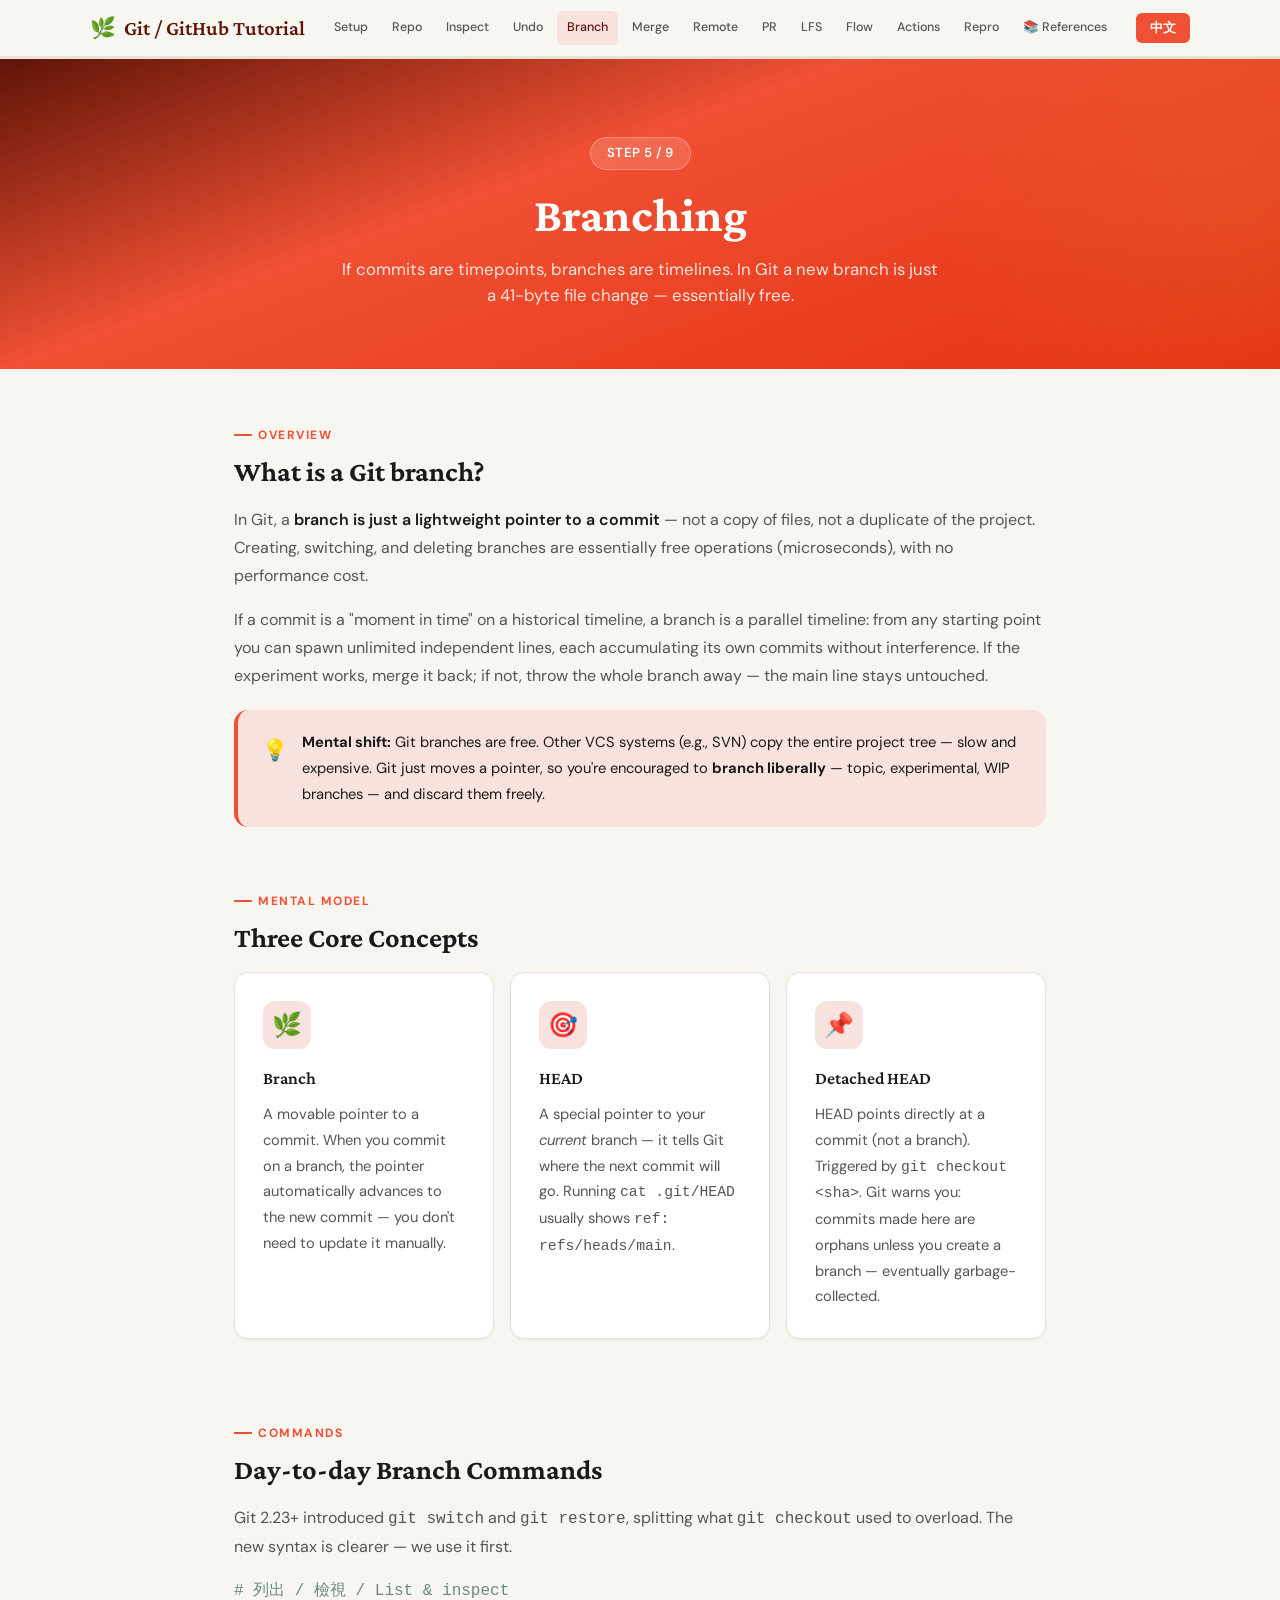
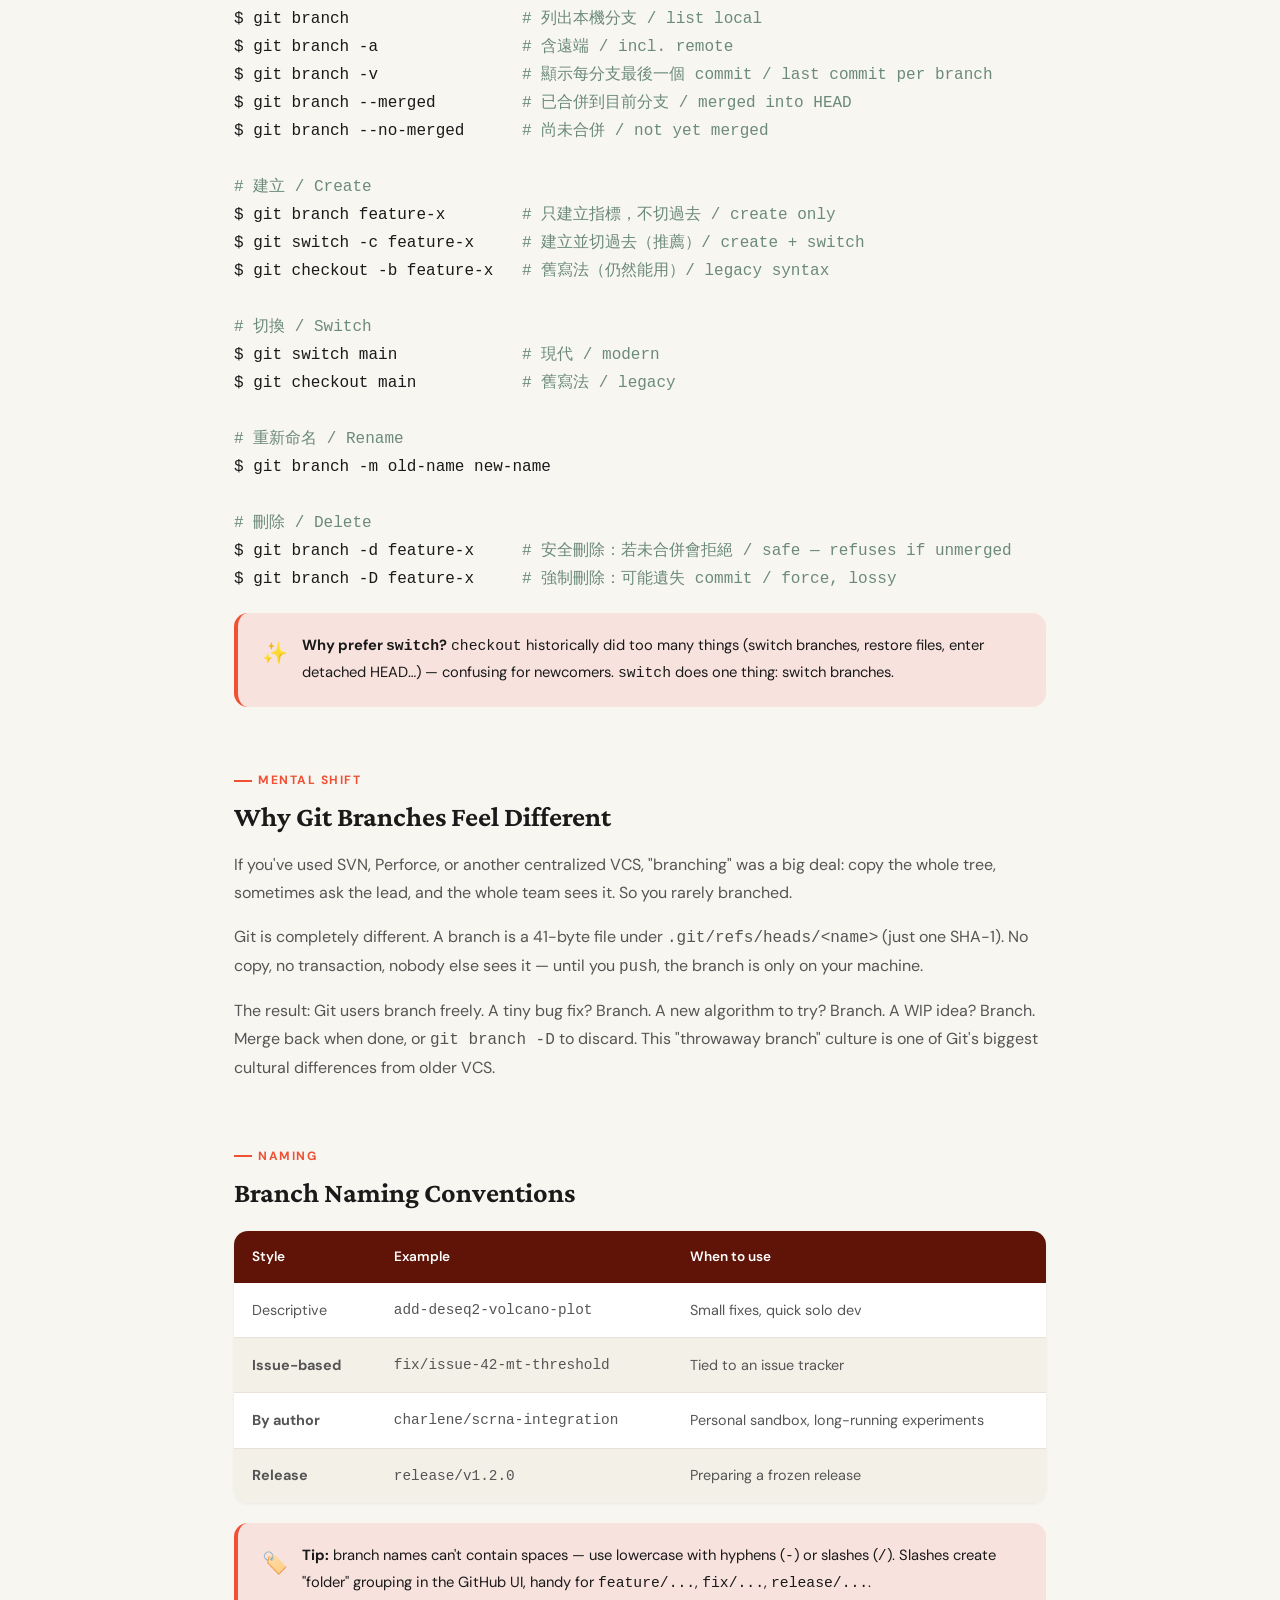
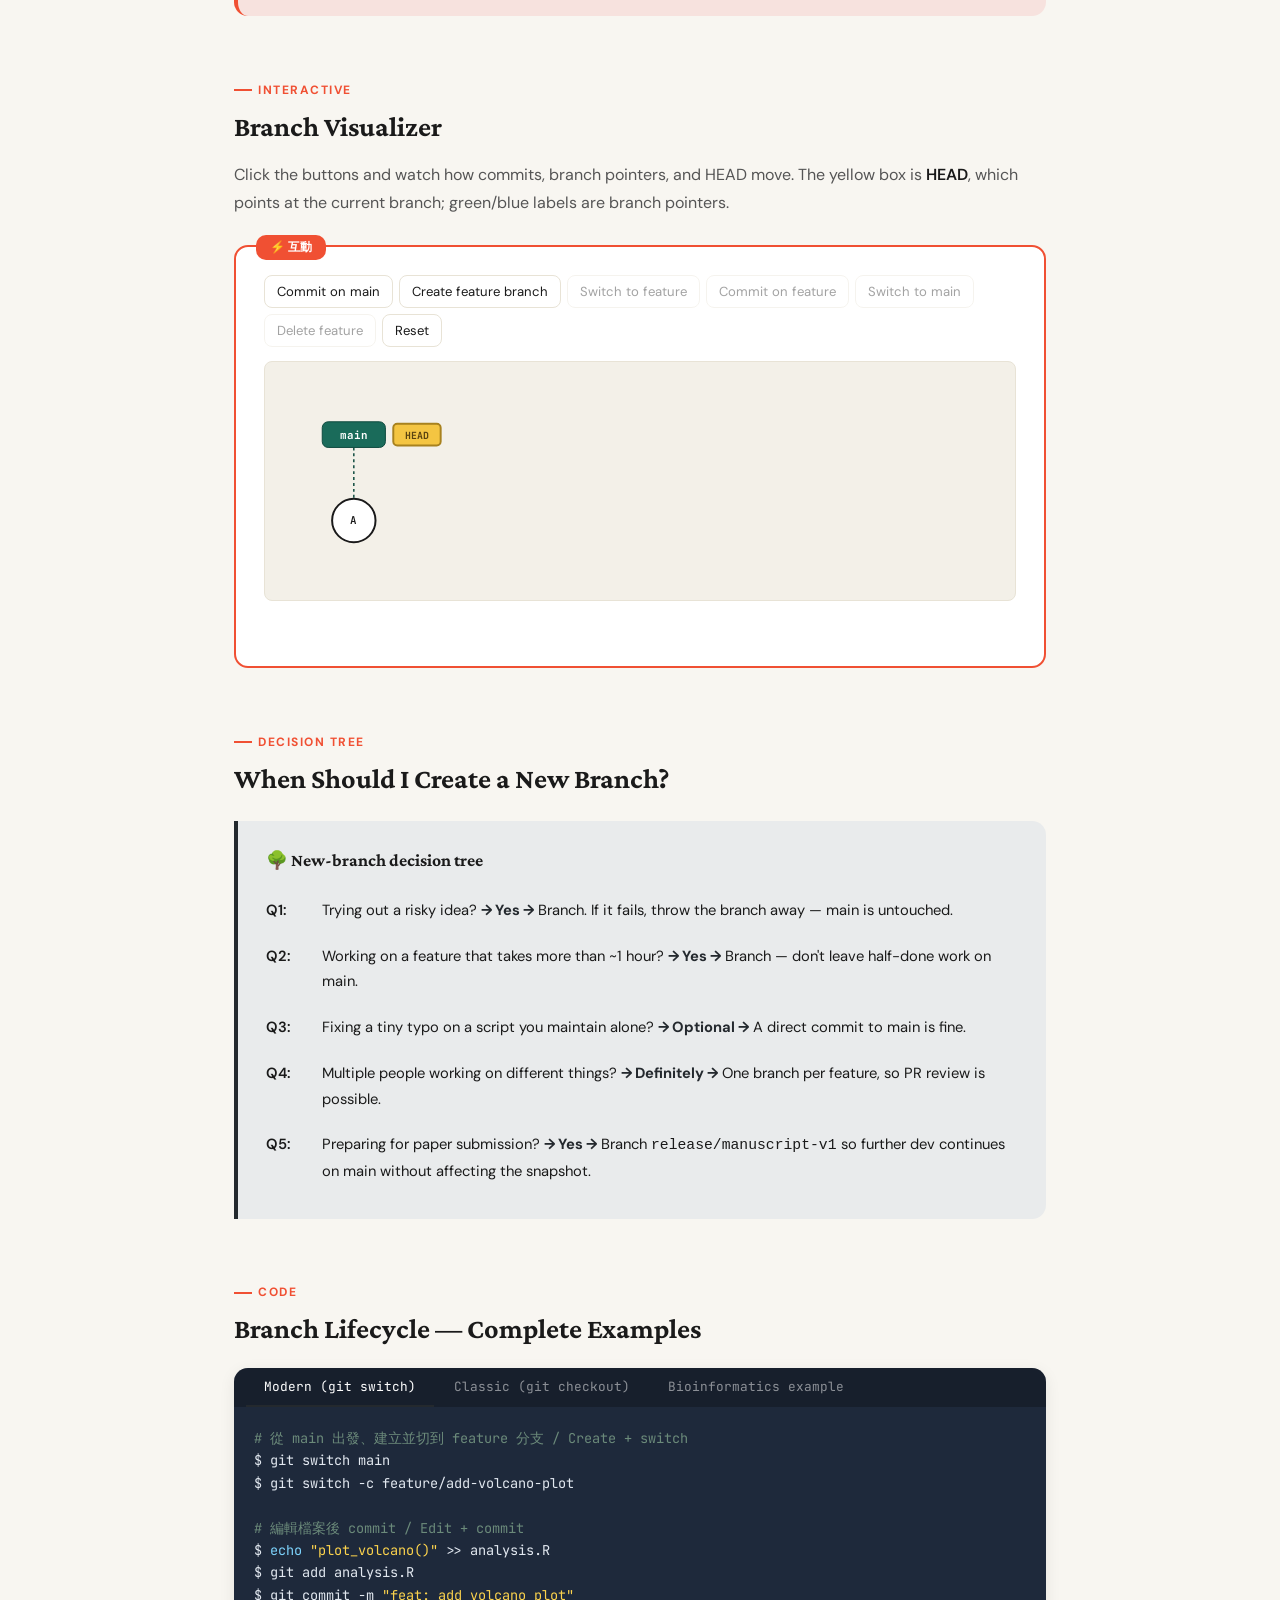
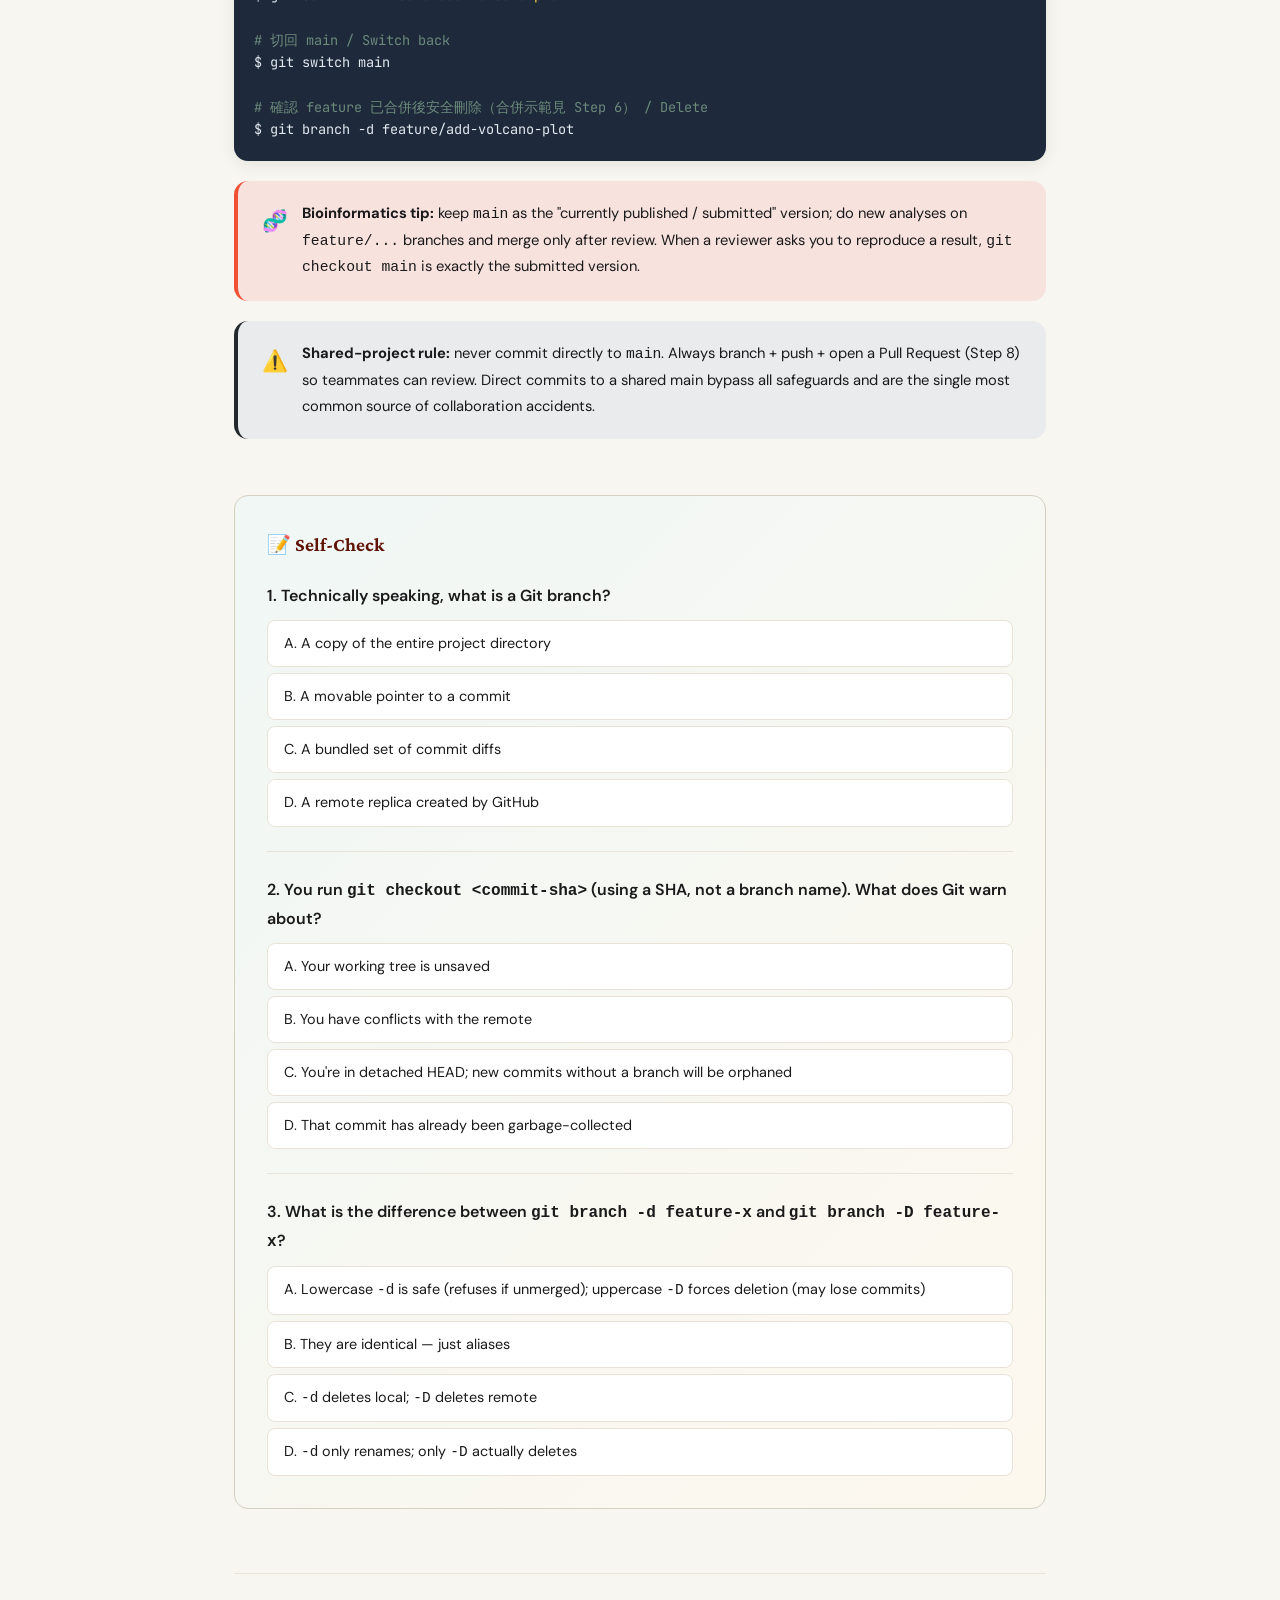
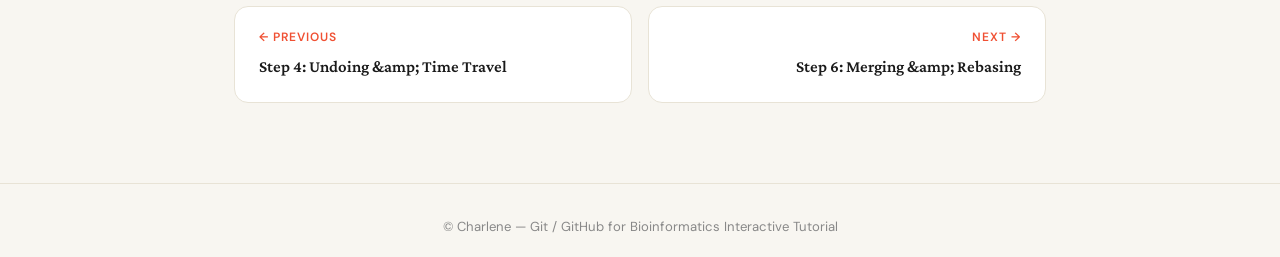
<file: branching.html>
<!DOCTYPE html><html lang="zh-Hant"><head><meta charset="UTF-8"><meta name="viewport" content="width=device-width,initial-scale=1.0">
<title>Step 5: Branching — Git Tutorial</title>
<link rel="stylesheet" href="styles.css">
</head><body>
<nav class="top-nav"><div class="top-nav-inner">
  <a href="index.html" class="top-nav-brand"><span>🌿</span> <span data-zh="Git / GitHub 教學" data-en="Git / GitHub Tutorial">Git / GitHub 教學</span></a>
  <ul class="top-nav-links">
    <li><a href="setup.html">Setup</a></li><li><a href="repo-basics.html">Repo</a></li><li><a href="inspecting.html">Inspect</a></li><li><a href="undoing.html">Undo</a></li><li><a href="branching.html" class="active">Branch</a></li><li><a href="merge-rebase.html">Merge</a></li><li><a href="remotes.html">Remote</a></li><li><a href="collaboration.html">PR</a></li><li><a href="gitignore-lfs.html">LFS</a></li><li><a href="workflows.html">Flow</a></li><li><a href="actions.html">Actions</a></li><li><a href="reproducibility.html">Repro</a></li>
    <li><a href="references/index.html" data-zh="📚 參考資料" data-en="📚 References">📚 參考資料</a></li>
  </ul>
</div></nav>
<div class="progress-bar-container"><div class="progress-bar" id="progressBar"></div></div>
<header class="page-hero"><div class="step-badge">STEP 5 / 9</div>
<h1 data-zh="分支 (Branching)" data-en="Branching">分支 (Branching)</h1>
<p class="subtitle" data-lang="zh">如果 commit 是時間點，那麼 branch 就是平行時空——而且在 Git 裡，開一條分支只是改一個 41 bytes 的檔案，幾乎免費。</p>
<p class="subtitle" data-lang="en">If commits are timepoints, branches are timelines. In Git a new branch is just a 41-byte file change — essentially free.</p>
</header>
<main class="content-wrap">

<!-- ===== Section 1: Overview ===== -->
<section class="section">
<div class="section-label" data-zh="概覽" data-en="OVERVIEW">概覽</div>
<h2 data-zh="什麼是 Git 分支？" data-en="What is a Git branch?">什麼是 Git 分支？</h2>
<div data-lang="zh">
<p>在 Git 裡，<strong>branch（分支）就是一個指向 commit 的輕量指標</strong>——它不是檔案的副本，也不會複製整個專案。所以建立、切換、刪除分支都幾乎瞬間完成（微秒等級），對效能毫無影響。</p>
<p>如果我們把每個 commit 想成歷史時間軸上的一個「時間點」，那麼分支就是這條時間軸的「平行時空」：你可以從同一個起點分出無限多條獨立路線，每條都能各自向前累積 commit，互不干擾。等到實驗成功，就把分支合回主線；失敗了，整條丟掉，主線完全不受影響。</p>
</div>
<div data-lang="en">
<p>In Git, a <strong>branch is just a lightweight pointer to a commit</strong> — not a copy of files, not a duplicate of the project. Creating, switching, and deleting branches are essentially free operations (microseconds), with no performance cost.</p>
<p>If a commit is a "moment in time" on a historical timeline, a branch is a parallel timeline: from any starting point you can spawn unlimited independent lines, each accumulating its own commits without interference. If the experiment works, merge it back; if not, throw the whole branch away — the main line stays untouched.</p>
</div>
<div class="callout tip"><span class="callout-icon">💡</span><div>
<span data-lang="zh"><strong>核心心法：</strong>Git 的分支是「免費」的。其他 VCS（如 SVN）開分支等於複製整個專案目錄，又慢又貴；Git 只是動一個指標，所以鼓勵你<strong>動不動就開分支</strong>——topic branch、實驗 branch、WIP branch，用完就丟。</span>
<span data-lang="en"><strong>Mental shift:</strong> Git branches are free. Other VCS systems (e.g., SVN) copy the entire project tree — slow and expensive. Git just moves a pointer, so you're encouraged to <strong>branch liberally</strong> — topic, experimental, WIP branches — and discard them freely.</span>
</div></div>
</section>

<!-- ===== Section 2: Mental model ===== -->
<section class="section">
<div class="section-label" data-zh="心智模型" data-en="MENTAL MODEL">心智模型</div>
<h2 data-zh="三個核心概念" data-en="Three Core Concepts">三個核心概念</h2>
<div class="card-grid cols-3">
<div class="card"><div class="card-icon">🌿</div><h4 data-zh="Branch（分支）" data-en="Branch">Branch（分支）</h4>
<div data-lang="zh"><p>就是一個可以移動的指標，指向某個 commit。當你在這條分支上做新的 commit，分支指標會自動往前移到最新的 commit——你不用手動更新。</p></div>
<div data-lang="en"><p>A movable pointer to a commit. When you commit on a branch, the pointer automatically advances to the new commit — you don't need to update it manually.</p></div>
</div>
<div class="card"><div class="card-icon">🎯</div><h4 data-zh="HEAD" data-en="HEAD">HEAD</h4>
<div data-lang="zh"><p>一個特殊指標，指向「目前所在分支」。它告訴 Git「下次 commit 要放到哪一條分支」。<code>cat .git/HEAD</code> 通常會看到 <code>ref: refs/heads/main</code>。</p></div>
<div data-lang="en"><p>A special pointer to your <em>current</em> branch — it tells Git where the next commit will go. Running <code>cat .git/HEAD</code> usually shows <code>ref: refs/heads/main</code>.</p></div>
</div>
<div class="card"><div class="card-icon">📌</div><h4 data-zh="Detached HEAD（游離狀態）" data-en="Detached HEAD">Detached HEAD（游離狀態）</h4>
<div data-lang="zh"><p>當 HEAD 直接指向某個 commit（而不是分支）時就進入「游離 HEAD」。<code>git checkout &lt;sha&gt;</code> 會觸發；Git 會警告：在這狀態下做 commit，若沒開新分支，這些 commit 容易變成孤兒，被 garbage collect 回收。</p></div>
<div data-lang="en"><p>HEAD points directly at a commit (not a branch). Triggered by <code>git checkout &lt;sha&gt;</code>. Git warns you: commits made here are orphans unless you create a branch — eventually garbage-collected.</p></div>
</div>
</div>
</section>

<!-- ===== Section 3: Daily commands ===== -->
<section class="section">
<div class="section-label" data-zh="常用指令" data-en="COMMANDS">常用指令</div>
<h2 data-zh="分支的日常操作" data-en="Day-to-day Branch Commands">分支的日常操作</h2>
<div data-lang="zh"><p>Git 2.23+ 引入了 <code>git switch</code> 與 <code>git restore</code>，把原本被 <code>git checkout</code> 一個指令身兼多職的功能拆開。新寫法語意更清楚，這裡優先示範。</p></div>
<div data-lang="en"><p>Git 2.23+ introduced <code>git switch</code> and <code>git restore</code>, splitting what <code>git checkout</code> used to overload. The new syntax is clearer — we use it first.</p></div>
<pre><span class="comment"># 列出 / 檢視 / List &amp; inspect</span>
$ git branch                  <span class="comment"># 列出本機分支 / list local</span>
$ git branch -a               <span class="comment"># 含遠端 / incl. remote</span>
$ git branch -v               <span class="comment"># 顯示每分支最後一個 commit / last commit per branch</span>
$ git branch --merged         <span class="comment"># 已合併到目前分支 / merged into HEAD</span>
$ git branch --no-merged      <span class="comment"># 尚未合併 / not yet merged</span>

<span class="comment"># 建立 / Create</span>
$ git branch feature-x        <span class="comment"># 只建立指標，不切過去 / create only</span>
$ git switch -c feature-x     <span class="comment"># 建立並切過去（推薦）/ create + switch</span>
$ git checkout -b feature-x   <span class="comment"># 舊寫法（仍然能用）/ legacy syntax</span>

<span class="comment"># 切換 / Switch</span>
$ git switch main             <span class="comment"># 現代 / modern</span>
$ git checkout main           <span class="comment"># 舊寫法 / legacy</span>

<span class="comment"># 重新命名 / Rename</span>
$ git branch -m old-name new-name

<span class="comment"># 刪除 / Delete</span>
$ git branch -d feature-x     <span class="comment"># 安全刪除：若未合併會拒絕 / safe — refuses if unmerged</span>
$ git branch -D feature-x     <span class="comment"># 強制刪除：可能遺失 commit / force, lossy</span>
</pre>
<div class="callout tip"><span class="callout-icon">✨</span><div>
<span data-lang="zh"><strong>為什麼推薦 <code>switch</code>？</strong><code>checkout</code> 在歷史上被塞了太多功能（切分支、還原檔案、進 detached HEAD…），對新手非常混亂。<code>switch</code> 只做「切換分支」一件事，語意清楚。</span>
<span data-lang="en"><strong>Why prefer <code>switch</code>?</strong> <code>checkout</code> historically did too many things (switch branches, restore files, enter detached HEAD…) — confusing for newcomers. <code>switch</code> does one thing: switch branches.</span>
</div></div>
</section>

<!-- ===== Section 4: Different from SVN / Perforce ===== -->
<section class="section">
<div class="section-label" data-zh="觀念對比" data-en="MENTAL SHIFT">觀念對比</div>
<h2 data-zh="為什麼 Git 的分支「不一樣」？" data-en="Why Git Branches Feel Different">為什麼 Git 的分支「不一樣」？</h2>
<div data-lang="zh">
<p>如果你之前用過 SVN、Perforce 或其他集中式 VCS，會記得「開分支」是大工程：要複製整個目錄樹、可能要先請示 lead，整個團隊都會看到。所以你不太敢隨便開分支。</p>
<p>Git 完全不同。一條分支只是 <code>.git/refs/heads/&lt;name&gt;</code> 底下的一個 41-byte 檔案（裡面只放一個 SHA-1）。沒有複製、沒有交易、沒有人會看到——直到你 <code>push</code> 上去之前，這條分支只存在你的本機。</p>
<p>結果是：Git 使用者開分支非常隨意。修一個小 bug 開一條、試一個新演算法開一條、寫一半的 WIP 開一條……完成後合回去，或直接 <code>git branch -D</code> 丟掉。這種「拋棄式分支（throwaway branch）」文化，是 Git 跟其他 VCS 最大的差別之一。</p>
</div>
<div data-lang="en">
<p>If you've used SVN, Perforce, or another centralized VCS, "branching" was a big deal: copy the whole tree, sometimes ask the lead, and the whole team sees it. So you rarely branched.</p>
<p>Git is completely different. A branch is a 41-byte file under <code>.git/refs/heads/&lt;name&gt;</code> (just one SHA-1). No copy, no transaction, nobody else sees it — until you <code>push</code>, the branch is only on your machine.</p>
<p>The result: Git users branch freely. A tiny bug fix? Branch. A new algorithm to try? Branch. A WIP idea? Branch. Merge back when done, or <code>git branch -D</code> to discard. This "throwaway branch" culture is one of Git's biggest cultural differences from older VCS.</p>
</div>
</section>

<!-- ===== Section 5: Naming conventions ===== -->
<section class="section">
<div class="section-label" data-zh="命名慣例" data-en="NAMING">命名慣例</div>
<h2 data-zh="分支命名慣例" data-en="Branch Naming Conventions">分支命名慣例</h2>
<table class="comp-table">
<thead><tr>
<th data-zh="風格" data-en="Style">風格</th>
<th data-zh="範例" data-en="Example">範例</th>
<th data-zh="適合場景" data-en="When to use">適合場景</th>
</tr></thead>
<tbody>
<tr><td data-zh="描述式" data-en="Descriptive"><strong data-zh="描述式" data-en="Descriptive">描述式</strong></td><td><code>add-deseq2-volcano-plot</code></td><td data-lang="zh">小修小補、單人快速開發</td><td data-lang="en">Small fixes, quick solo dev</td></tr>
<tr><td><strong data-zh="Issue 編號式" data-en="Issue-based">Issue 編號式</strong></td><td><code>fix/issue-42-mt-threshold</code></td><td data-lang="zh">跟 issue tracker 綁定的修復</td><td data-lang="en">Tied to an issue tracker</td></tr>
<tr><td><strong data-zh="作者前綴" data-en="By author">作者前綴</strong></td><td><code>charlene/scrna-integration</code></td><td data-lang="zh">個人沙盒、長期實驗</td><td data-lang="en">Personal sandbox, long-running experiments</td></tr>
<tr><td><strong data-zh="Release 標記" data-en="Release">Release 標記</strong></td><td><code>release/v1.2.0</code></td><td data-lang="zh">準備發布的凍結版本</td><td data-lang="en">Preparing a frozen release</td></tr>
</tbody></table>
<div class="callout tip"><span class="callout-icon">🏷️</span><div>
<span data-lang="zh"><strong>小提醒：</strong>分支名不能有空格，建議全用小寫＋短橫線 (<code>-</code>) 或斜線 (<code>/</code>)；斜線會在 GitHub UI 上產生「資料夾」效果，方便 <code>feature/...</code>、<code>fix/...</code>、<code>release/...</code> 分組。</span>
<span data-lang="en"><strong>Tip:</strong> branch names can't contain spaces — use lowercase with hyphens (<code>-</code>) or slashes (<code>/</code>). Slashes create "folder" grouping in the GitHub UI, handy for <code>feature/...</code>, <code>fix/...</code>, <code>release/...</code>.</span>
</div></div>
</section>

<!-- ===== Section 6: Interactive Branch Visualizer ===== -->
<section class="section">
<div class="section-label" data-zh="互動模擬" data-en="INTERACTIVE">互動模擬</div>
<h2 data-zh="分支視覺化模擬器" data-en="Branch Visualizer">分支視覺化模擬器</h2>
<div data-lang="zh"><p>點按鈕觀察 commit、分支指標、HEAD 怎麼動。黃色框框是 <strong>HEAD</strong>，它指向「目前所在的分支」；綠色／藍色標籤是分支指標。</p></div>
<div data-lang="en"><p>Click the buttons and watch how commits, branch pointers, and HEAD move. The yellow box is <strong>HEAD</strong>, which points at the current branch; green/blue labels are branch pointers.</p></div>

<div id="bvBox" class="interactive-panel">
  <div id="bvControls" class="bv-controls">
    <button data-act="commitMain" data-zh="在 main 做 commit" data-en="Commit on main">在 main 做 commit</button>
    <button data-act="createFeat" data-zh="從這建立 feature 分支" data-en="Create feature branch">從這建立 feature 分支</button>
    <button data-act="switchFeat" data-zh="切到 feature" data-en="Switch to feature">切到 feature</button>
    <button data-act="commitFeat" data-zh="在 feature 做 commit" data-en="Commit on feature">在 feature 做 commit</button>
    <button data-act="switchMain" data-zh="切回 main" data-en="Switch to main">切回 main</button>
    <button data-act="deleteFeat" data-zh="刪除 feature 分支" data-en="Delete feature">刪除 feature</button>
    <button data-act="reset" data-zh="重設" data-en="Reset">重設</button>
  </div>
  <svg id="bvSvg" viewBox="0 0 760 240" xmlns="http://www.w3.org/2000/svg"></svg>
  <div id="bvLog" class="bv-log"></div>
</div>
</section>

<!-- ===== Section 7: Decision tree ===== -->
<section class="section">
<div class="section-label" data-zh="決策流程" data-en="DECISION TREE">決策流程</div>
<h2 data-zh="什麼時候該開新分支？" data-en="When Should I Create a New Branch?">什麼時候該開新分支？</h2>
<div class="decision-tree">
<h4>🌳 <span data-zh="新分支決策樹" data-en="New-branch decision tree">新分支決策樹</span></h4>
<div data-lang="zh">
<div class="dt-node"><span class="dt-q">Q1:</span><div>正在嘗試一個有風險的想法？<span class="dt-arrow">→ 是 →</span> 開分支。失敗就整條丟掉，主線完全沒事。</div></div>
<div class="dt-node"><span class="dt-q">Q2:</span><div>這個 feature 預估要超過 1 小時才能寫完？<span class="dt-arrow">→ 是 →</span> 開分支，避免半成品卡在 main。</div></div>
<div class="dt-node"><span class="dt-q">Q3:</span><div>只是自己一個人在用的腳本，修一個 typo？<span class="dt-arrow">→ 視情況 →</span> 直接 commit 到 main 也行。</div></div>
<div class="dt-node"><span class="dt-q">Q4:</span><div>多人同時改不同部分？<span class="dt-arrow">→ 一定要 →</span> 一個 feature 一條 branch，後面才能用 PR review。</div></div>
<div class="dt-node"><span class="dt-q">Q5:</span><div>準備投稿論文要凍結程式碼？<span class="dt-arrow">→ 是 →</span> 開 <code>release/manuscript-v1</code>，之後 main 可以繼續開發、不影響快照。</div></div>
</div>
<div data-lang="en">
<div class="dt-node"><span class="dt-q">Q1:</span><div>Trying out a risky idea? <span class="dt-arrow">→ Yes →</span> Branch. If it fails, throw the branch away — main is untouched.</div></div>
<div class="dt-node"><span class="dt-q">Q2:</span><div>Working on a feature that takes more than ~1 hour? <span class="dt-arrow">→ Yes →</span> Branch — don't leave half-done work on main.</div></div>
<div class="dt-node"><span class="dt-q">Q3:</span><div>Fixing a tiny typo on a script you maintain alone? <span class="dt-arrow">→ Optional →</span> A direct commit to main is fine.</div></div>
<div class="dt-node"><span class="dt-q">Q4:</span><div>Multiple people working on different things? <span class="dt-arrow">→ Definitely →</span> One branch per feature, so PR review is possible.</div></div>
<div class="dt-node"><span class="dt-q">Q5:</span><div>Preparing for paper submission? <span class="dt-arrow">→ Yes →</span> Branch <code>release/manuscript-v1</code> so further dev continues on main without affecting the snapshot.</div></div>
</div>
</div>
</section>

<!-- ===== Section 8: Code tabs ===== -->
<section class="section">
<div class="section-label" data-zh="完整範例" data-en="CODE">完整範例</div>
<h2 data-zh="分支生命週期完整範例" data-en="Branch Lifecycle — Complete Examples">分支生命週期完整範例</h2>
<div class="code-tabs"><div class="code-tab-btns">
  <button class="code-tab-btn active" onclick="switchTab(this,'modern')">Modern (git switch)</button>
  <button class="code-tab-btn" onclick="switchTab(this,'classic')">Classic (git checkout)</button>
  <button class="code-tab-btn" onclick="switchTab(this,'bio')" data-zh="生資範例" data-en="Bioinformatics example">生資範例</button>
</div>
<div class="code-tab-content active" id="modern"><pre><span class="comment"># 從 main 出發、建立並切到 feature 分支 / Create + switch</span>
$ git switch main
$ git switch -c feature/add-volcano-plot

<span class="comment"># 編輯檔案後 commit / Edit + commit</span>
$ <span class="func">echo</span> <span class="str">"plot_volcano()"</span> &gt;&gt; analysis.R
$ git add analysis.R
$ git commit -m <span class="str">"feat: add volcano plot"</span>

<span class="comment"># 切回 main / Switch back</span>
$ git switch main

<span class="comment"># 確認 feature 已合併後安全刪除（合併示範見 Step 6） / Delete</span>
$ git branch -d feature/add-volcano-plot
</pre></div>

<div class="code-tab-content" id="classic"><pre><span class="comment"># 舊版寫法：checkout -b 一次完成 create + switch / Legacy</span>
$ git checkout main
$ git checkout -b feature/add-volcano-plot

<span class="comment"># 編輯後 commit / Edit + commit</span>
$ <span class="func">echo</span> <span class="str">"plot_volcano()"</span> &gt;&gt; analysis.R
$ git add analysis.R
$ git commit -m <span class="str">"feat: add volcano plot"</span>

<span class="comment"># 切回 main / Switch back</span>
$ git checkout main

<span class="comment"># 刪除 / Delete</span>
$ git branch -d feature/add-volcano-plot
</pre></div>

<div class="code-tab-content" id="bio"><pre><span class="comment"># 場景：你維護 scrna-pipeline，要加入 sctransform 正規化 step</span>
<span class="comment"># Scenario: maintain scrna-pipeline, add sctransform normalization</span>

$ <span class="func">cd</span> ~/projects/scrna-pipeline
$ git switch main
$ git pull origin main                     <span class="comment"># 先同步遠端 / sync remote</span>
$ git switch -c feature/sctransform

<span class="comment"># commit 1: 加入函式骨架 / scaffold function</span>
$ <span class="func">vim</span> R/normalize.R
$ git add R/normalize.R
$ git commit -m <span class="str">"feat(normalize): add sctransform skeleton"</span>

<span class="comment"># commit 2: 整合到主 pipeline / wire into pipeline</span>
$ <span class="func">vim</span> R/run_pipeline.R
$ git commit -am <span class="str">"feat(pipeline): wire sctransform into run_pipeline"</span>

<span class="comment"># commit 3: 加單元測試 / add unit tests</span>
$ <span class="func">vim</span> tests/testthat/test-normalize.R
$ git add tests/testthat/test-normalize.R
$ git commit -m <span class="str">"test(normalize): cover sctransform path"</span>

<span class="comment"># 確認分支狀態，準備 merge（合併方式見 Step 6） / Review &amp; prep merge</span>
$ git log --oneline main..HEAD             <span class="comment"># 看 feature 比 main 多了哪些 commit</span>
$ git switch main
$ git branch --no-merged                   <span class="comment"># feature/sctransform 應出現於此</span>
<span class="comment"># 接下來：Step 6 會教 git merge / git rebase</span>
</pre></div>
</div>

<div class="callout tip"><span class="callout-icon">🧬</span><div>
<span data-lang="zh"><strong>生資場景小提示：</strong>讓 <code>main</code> 永遠保持「目前已發表 / 已投稿」的版本；任何新分析開 <code>feature/...</code> 分支跑，跑通、review 過再合進來。這樣論文 reviewer 來信要復現結果時，<code>git checkout main</code> 就是當初提交的版本。</span>
<span data-lang="en"><strong>Bioinformatics tip:</strong> keep <code>main</code> as the "currently published / submitted" version; do new analyses on <code>feature/...</code> branches and merge only after review. When a reviewer asks you to reproduce a result, <code>git checkout main</code> is exactly the submitted version.</span>
</div></div>

<div class="callout warn"><span class="callout-icon">⚠️</span><div>
<span data-lang="zh"><strong>共用專案守則：</strong>千萬不要直接 commit 到 <code>main</code>。一定要先開 feature 分支、push 上去開 Pull Request（Step 8），讓組員 review。直接推到共用 main 等於跳過所有把關，是最常見的協作事故來源。</span>
<span data-lang="en"><strong>Shared-project rule:</strong> never commit directly to <code>main</code>. Always branch + push + open a Pull Request (Step 8) so teammates can review. Direct commits to a shared main bypass all safeguards and are the single most common source of collaboration accidents.</span>
</div></div>
</section>

<!-- ===== Section 9: Quiz ===== -->
<section class="quiz-section">
<h3>📝 <span data-zh="自我檢測" data-en="Self-Check">自我檢測</span></h3>

<div class="quiz-q" data-answer="1">
<p data-lang="zh">1. 從技術面看，一條 Git 分支究竟是什麼？</p>
<p data-lang="en">1. Technically speaking, what is a Git branch?</p>
<div class="quiz-options">
<div class="quiz-opt" data-idx="0"><span data-lang="zh">A. 整個專案目錄的副本</span><span data-lang="en">A. A copy of the entire project directory</span></div>
<div class="quiz-opt" data-idx="1"><span data-lang="zh">B. 一個可移動的指標，指向某個 commit</span><span data-lang="en">B. A movable pointer to a commit</span></div>
<div class="quiz-opt" data-idx="2"><span data-lang="zh">C. 一份 commit 的 diff 集合</span><span data-lang="en">C. A bundled set of commit diffs</span></div>
<div class="quiz-opt" data-idx="3"><span data-lang="zh">D. GitHub 端產生的一個遠端複本</span><span data-lang="en">D. A remote replica created by GitHub</span></div>
</div><div class="quiz-feedback" id="fb1"></div></div>

<div class="quiz-q" data-answer="2">
<p data-lang="zh">2. 你執行 <code>git checkout &lt;commit-sha&gt;</code>（指 SHA 而非分支名）。Git 會警告什麼？</p>
<p data-lang="en">2. You run <code>git checkout &lt;commit-sha&gt;</code> (using a SHA, not a branch name). What does Git warn about?</p>
<div class="quiz-options">
<div class="quiz-opt" data-idx="0"><span data-lang="zh">A. 你的工作區未存檔</span><span data-lang="en">A. Your working tree is unsaved</span></div>
<div class="quiz-opt" data-idx="1"><span data-lang="zh">B. 你和遠端有衝突</span><span data-lang="en">B. You have conflicts with the remote</span></div>
<div class="quiz-opt" data-idx="2"><span data-lang="zh">C. 你進入了 detached HEAD，新 commit 若沒開分支會變成孤兒</span><span data-lang="en">C. You're in detached HEAD; new commits without a branch will be orphaned</span></div>
<div class="quiz-opt" data-idx="3"><span data-lang="zh">D. 該 commit 已被 garbage collect</span><span data-lang="en">D. That commit has already been garbage-collected</span></div>
</div><div class="quiz-feedback" id="fb2"></div></div>

<div class="quiz-q" data-answer="0">
<p data-lang="zh">3. <code>git branch -d feature-x</code> 與 <code>git branch -D feature-x</code> 的差別是什麼？</p>
<p data-lang="en">3. What is the difference between <code>git branch -d feature-x</code> and <code>git branch -D feature-x</code>?</p>
<div class="quiz-options">
<div class="quiz-opt" data-idx="0"><span data-lang="zh">A. 小寫 <code>-d</code> 是安全刪除（未合併會拒絕）；大寫 <code>-D</code> 是強制刪除（可能遺失 commit）</span><span data-lang="en">A. Lowercase <code>-d</code> is safe (refuses if unmerged); uppercase <code>-D</code> forces deletion (may lose commits)</span></div>
<div class="quiz-opt" data-idx="1"><span data-lang="zh">B. 兩個完全一樣，只是別名</span><span data-lang="en">B. They are identical — just aliases</span></div>
<div class="quiz-opt" data-idx="2"><span data-lang="zh">C. <code>-d</code> 刪本機；<code>-D</code> 刪遠端</span><span data-lang="en">C. <code>-d</code> deletes local; <code>-D</code> deletes remote</span></div>
<div class="quiz-opt" data-idx="3"><span data-lang="zh">D. <code>-d</code> 只重新命名；<code>-D</code> 才真正刪除</span><span data-lang="en">D. <code>-d</code> only renames; only <code>-D</code> actually deletes</span></div>
</div><div class="quiz-feedback" id="fb3"></div></div>
</section>

<nav class="page-nav">
<a href="undoing.html"><span class="nav-dir" data-zh="← 上一步" data-en="← Previous">← 上一步</span><span class="nav-title" data-zh="Step 4: 撤銷與時光旅行 (Undoing &amp;amp; Time Travel)" data-en="Step 4: Undoing &amp;amp; Time Travel">Step 4: 撤銷與時光旅行 (Undoing &amp; Time Travel)</span></a>
<a href="merge-rebase.html"><span class="nav-dir" data-zh="下一步 →" data-en="Next →">下一步 →</span><span class="nav-title" data-zh="Step 6: 合併與 Rebase (Merging &amp;amp; Rebasing)" data-en="Step 6: Merging &amp;amp; Rebasing">Step 6: 合併與 Rebase (Merging &amp; Rebasing)</span></a>
</nav>
</main>
<footer class="site-footer">© Charlene — Git / GitHub for Bioinformatics Interactive Tutorial</footer>
<script src="i18n.js"></script>
<style>
.bv-controls{display:flex;flex-wrap:wrap;gap:6px;margin-bottom:14px}
.bv-controls button{background:var(--c-surface);border:1px solid var(--c-border-light);border-radius:var(--radius);padding:7px 12px;font-family:inherit;font-size:.82rem;cursor:pointer;transition:var(--transition);color:var(--c-ink)}
.bv-controls button:hover{border-color:var(--c-accent);background:var(--c-accent);color:#fff;transform:translateY(-1px)}
.bv-controls button:disabled{opacity:.4;cursor:not-allowed;transform:none}
#bvSvg{width:100%;height:240px;background:var(--c-surface-alt);border-radius:var(--radius);border:1px solid var(--c-border-light)}
.bv-commit{fill:var(--c-surface);stroke:var(--c-ink);stroke-width:2}
.bv-commit-label{font-family:var(--font-mono);font-size:11px;fill:var(--c-ink);text-anchor:middle;font-weight:600}
.bv-edge{stroke:var(--c-ink-light);stroke-width:2;fill:none}
.bv-branch-main{fill:#1a6b5a;stroke:#0e4a3e}
.bv-branch-feat{fill:#2e6a9c;stroke:#1d4b73}
.bv-branch-label{font-family:var(--font-mono);font-size:11px;fill:#fff;text-anchor:middle;font-weight:700}
.bv-head{fill:#f4c542;stroke:#a8821e;stroke-width:2}
.bv-head-label{font-family:var(--font-mono);font-size:10px;fill:#5a4310;text-anchor:middle;font-weight:700}
.bv-pointer{stroke-width:1.5;fill:none;stroke-dasharray:3 3}
.bv-log{margin-top:10px;font-family:var(--font-mono);font-size:.78rem;color:var(--c-ink-light);min-height:18px}
</style>
<script>
window.addEventListener('scroll',()=>{const h=document.documentElement;document.getElementById('progressBar').style.width=(h.scrollTop/(h.scrollHeight-h.clientHeight))*100+'%';});
function switchTab(b,id){const p=b.closest('.code-tabs');p.querySelectorAll('.code-tab-btn').forEach(x=>x.classList.remove('active'));p.querySelectorAll('.code-tab-content').forEach(x=>x.classList.remove('active'));b.classList.add('active');document.getElementById(id).classList.add('active');}

// Branch Visualizer
const BV={
  state:null,
  init(){this.state={commits:[{id:'A',x:90}],edges:[],main:0,feat:null,head:'main'};this.render();this.log('');},
  log(msg){document.getElementById('bvLog').textContent=msg;},
  render(){
    const s=this.state;const svg=document.getElementById('bvSvg');
    let h='';const cy=160;
    // edges between commits (chain)
    for(let i=1;i<s.commits.length;i++){h+=`<line class="bv-edge" x1="${s.commits[i-1].x+22}" y1="${cy}" x2="${s.commits[i].x-22}" y2="${cy}"/>`;}
    // commits
    s.commits.forEach(c=>{h+=`<circle class="bv-commit" cx="${c.x}" cy="${cy}" r="22"/><text class="bv-commit-label" x="${c.x}" y="${cy+4}">${c.id}</text>`;});
    // branch labels
    const mainC=s.commits[s.main];
    h+=`<rect class="bv-branch-main" x="${mainC.x-32}" y="60" width="64" height="26" rx="6"/><text class="bv-branch-label" x="${mainC.x}" y="77">main</text><line class="bv-pointer" stroke="#0e4a3e" x1="${mainC.x}" y1="86" x2="${mainC.x}" y2="${cy-22}"/>`;
    if(s.feat!==null){const fc=s.commits[s.feat];h+=`<rect class="bv-branch-feat" x="${fc.x-36}" y="98" width="72" height="26" rx="6"/><text class="bv-branch-label" x="${fc.x}" y="115">feature</text><line class="bv-pointer" stroke="#1d4b73" x1="${fc.x}" y1="124" x2="${fc.x}" y2="${cy-22}"/>`;}
    // HEAD indicator
    const headBranchIdx=s.head==='main'?s.main:s.feat;
    if(headBranchIdx!==null){
      const headLabelY=s.head==='main'?60:98;
      const headX=s.commits[headBranchIdx].x+(s.head==='main'?40:48);
      h+=`<rect class="bv-head" x="${headX}" y="${headLabelY+2}" width="48" height="22" rx="4"/><text class="bv-head-label" x="${headX+24}" y="${headLabelY+17}">HEAD</text>`;
    }
    svg.innerHTML=h;
    // disable invalid buttons
    document.querySelectorAll('#bvControls button').forEach(b=>{
      const a=b.dataset.act;b.disabled=false;
      if(a==='createFeat'&&s.feat!==null)b.disabled=true;
      if(a==='switchFeat'&&(s.feat===null||s.head==='feature'))b.disabled=true;
      if(a==='switchMain'&&s.head==='main')b.disabled=true;
      if(a==='commitFeat'&&s.head!=='feature')b.disabled=true;
      if(a==='deleteFeat'&&(s.feat===null||s.head==='feature'))b.disabled=true;
    });
  },
  nextId(){return String.fromCharCode(65+this.state.commits.length);},
  commitOn(branch){
    const s=this.state;const id=this.nextId();const parentIdx=branch==='main'?s.main:s.feat;
    const x=s.commits[parentIdx].x+90;s.commits.push({id,x});
    const newIdx=s.commits.length-1;
    if(branch==='main')s.main=newIdx;else s.feat=newIdx;
    this.render();
  },
  act(a){
    const L=(document.documentElement.getAttribute('data-lang')||'en');const MSG={
      zh:{commitMain:'在 main 做了新 commit；main 指標前移。',createFeat:'從目前 commit 建立 feature 分支（指標而已，沒複製檔案）。',switchFeat:'HEAD 切到 feature——之後 commit 會推進 feature。',commitFeat:'在 feature 做 commit；只有 feature 指標前移，main 不動。',switchMain:'HEAD 切回 main。',deleteFeat:'刪除 feature 分支（指標移除，commit 還在；若無人指向會被回收）。',reset:'已重設。'},
      en:{commitMain:'Committed on main — main pointer advanced.',createFeat:'Branch feature created at current commit (just a pointer, no copy).',switchFeat:'HEAD moved to feature — next commits advance feature.',commitFeat:'Committed on feature — only the feature pointer advances, main stays.',switchMain:'HEAD moved back to main.',deleteFeat:'feature branch deleted (pointer removed; commits remain until GC if unreferenced).',reset:'Reset.'}
    };
    const s=this.state;
    if(a==='commitMain'){if(s.head!=='main'){s.head='main';}this.commitOn('main');}
    else if(a==='createFeat'){s.feat=s.head==='main'?s.main:s.feat;this.render();}
    else if(a==='switchFeat'){s.head='feature';this.render();}
    else if(a==='commitFeat'){this.commitOn('feature');}
    else if(a==='switchMain'){s.head='main';this.render();}
    else if(a==='deleteFeat'){s.feat=null;this.render();}
    else if(a==='reset'){this.init();return;}
    this.log(MSG[L][a]||'');
  }
};
document.addEventListener('DOMContentLoaded',()=>{BV.init();document.querySelectorAll('#bvControls button').forEach(b=>b.addEventListener('click',()=>BV.act(b.dataset.act)));document.addEventListener('langchange',()=>BV.render());});

// Quiz
const QF={
  zh:{q1_y:'正確！branch 只是 .git/refs/heads/ 底下一個 41-byte 檔案，存著 SHA-1。',q1_n:'正確答案已標示——branch 是指標，不是檔案副本。',
       q2_y:'正確！detached HEAD 下的 commit 沒有分支指向，最終會被 garbage collect。要保留請 git switch -c new-branch。',q2_n:'正確答案已標示。',
       q3_y:'正確！小寫 -d 安全（拒絕未合併的分支），大寫 -D 強制（可能丟 commit）。',q3_n:'正確答案已標示。'},
  en:{q1_y:'Correct — a branch is just a 41-byte file under .git/refs/heads/ containing a SHA-1.',q1_n:'Correct answer highlighted — a branch is a pointer, not a copy.',
       q2_y:'Correct — commits made in detached HEAD have no branch referencing them and will be GC\'d. Save them with git switch -c new-branch.',q2_n:'Correct answer highlighted.',
       q3_y:'Correct — lowercase -d is safe (refuses unmerged), uppercase -D forces (may lose commits).',q3_n:'Correct answer highlighted.'}
};
document.querySelectorAll('.quiz-q').forEach((q,qi)=>{const ans=+q.dataset.answer;q.querySelectorAll('.quiz-opt').forEach(o=>{o.addEventListener('click',()=>{if(q.classList.contains('answered'))return;q.classList.add('answered');const fb=document.getElementById('fb'+(qi+1));const ok=+o.dataset.idx===ans;o.classList.add(ok?'correct':'wrong');if(!ok)q.querySelectorAll('.quiz-opt')[ans].classList.add('correct');const L=(document.documentElement.getAttribute('data-lang')||'en');fb.className='quiz-feedback show '+(ok?'correct-fb':'wrong-fb');fb.textContent=(ok?'✅ ':'❌ ')+(QF[L]['q'+(qi+1)+'_'+(ok?'y':'n')]||'');});});});
</script>
</body></html>
</file>
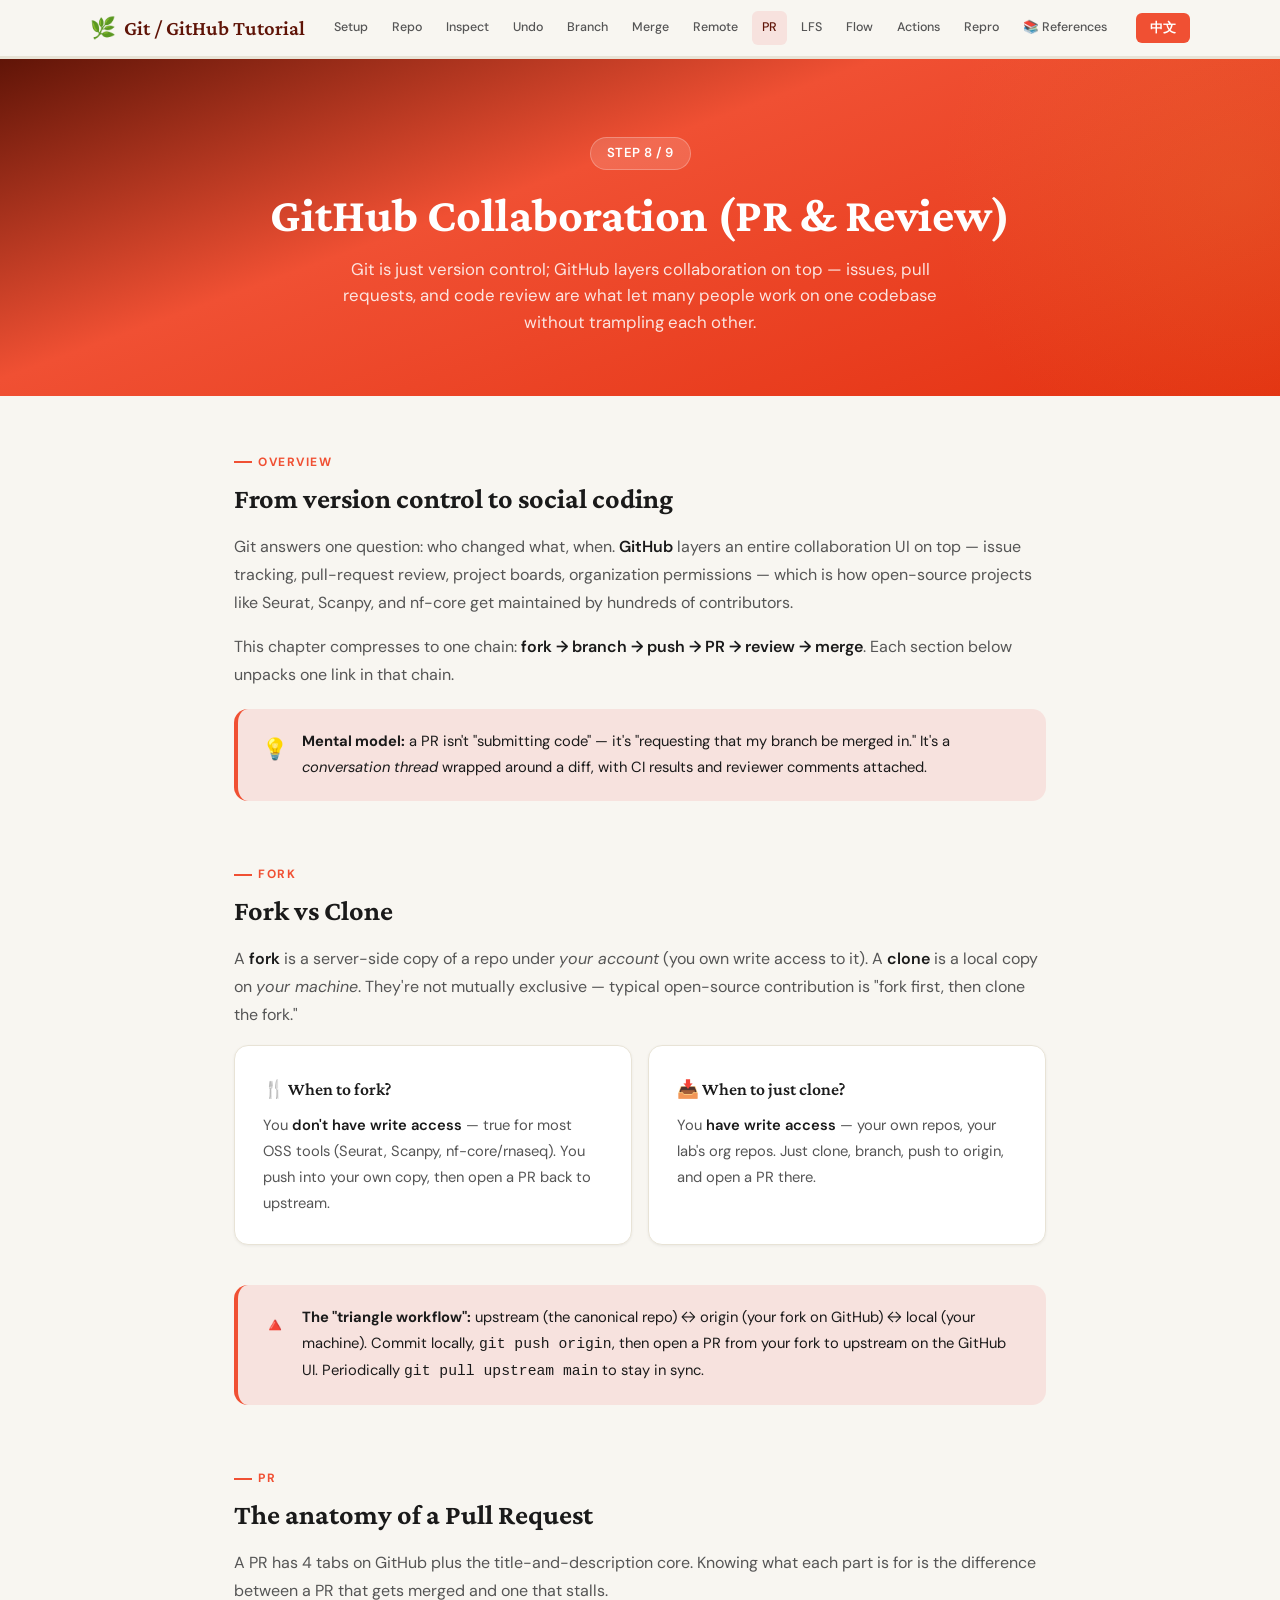
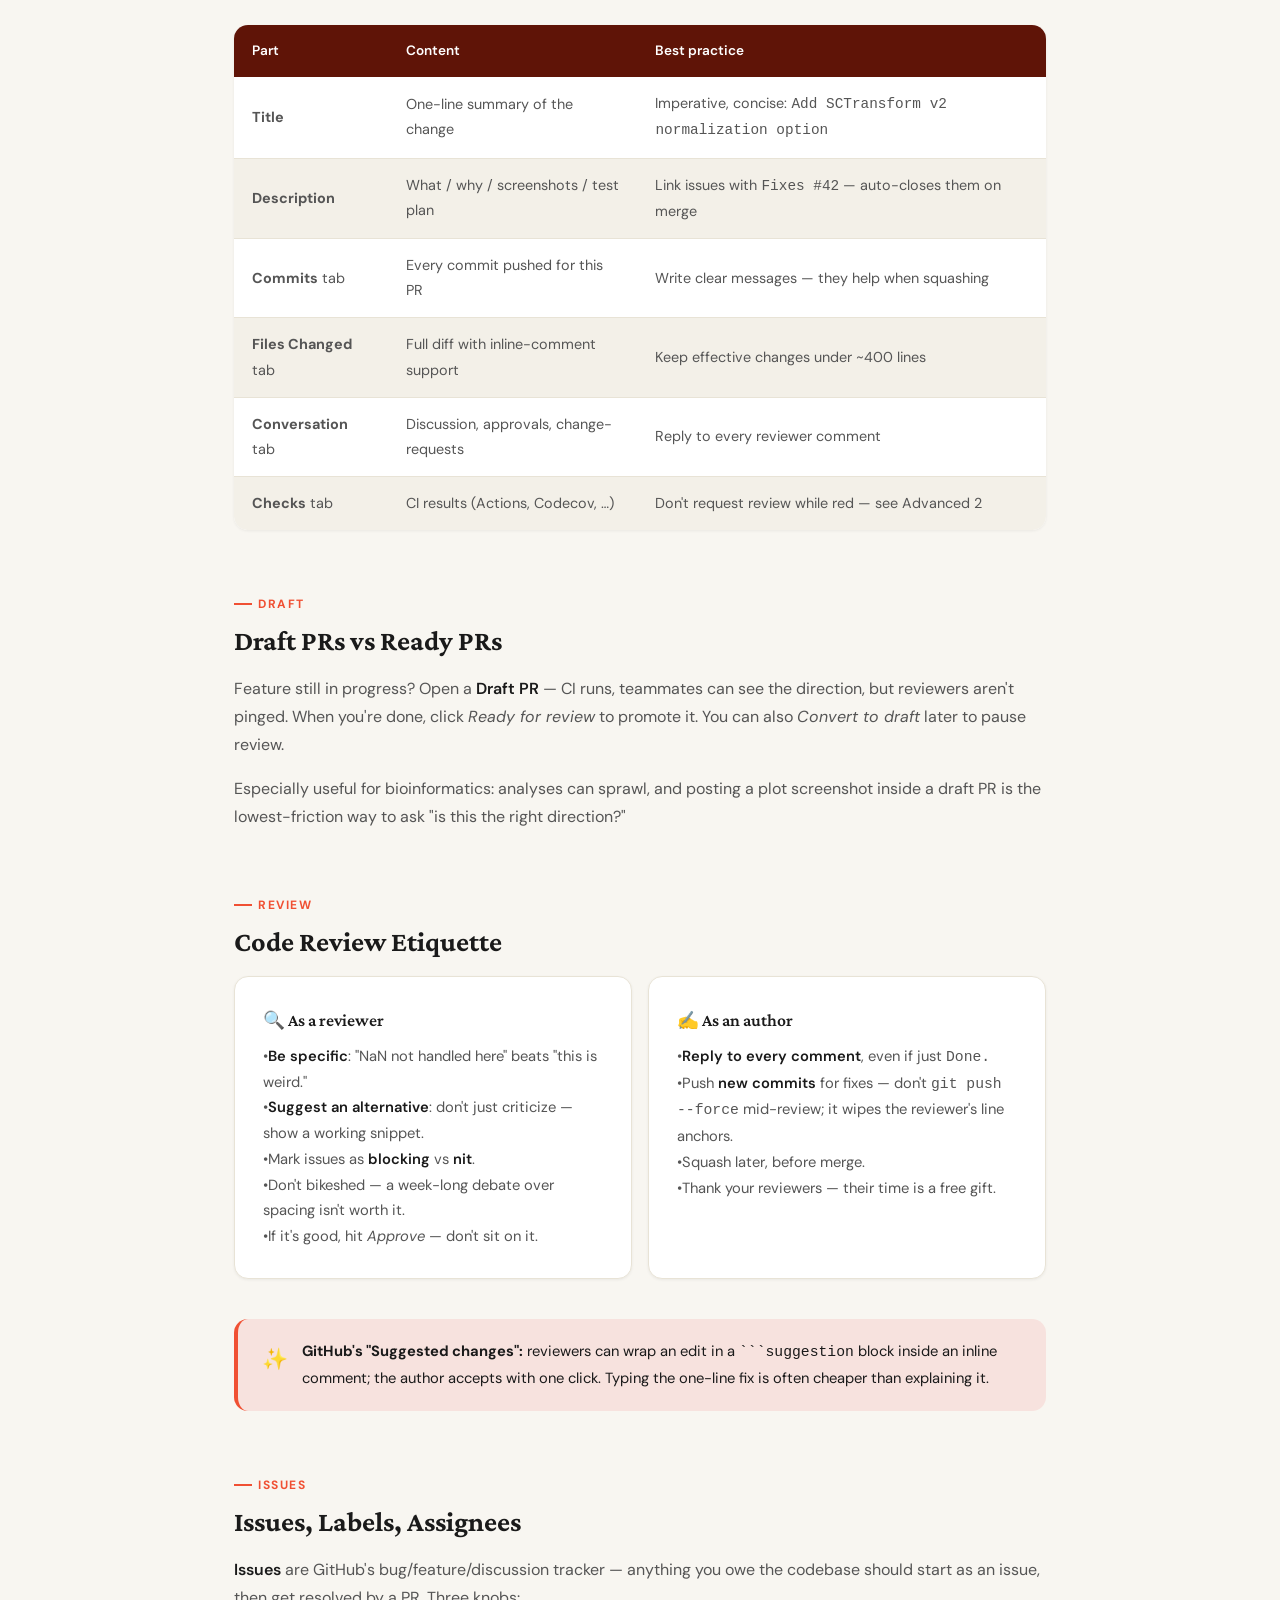
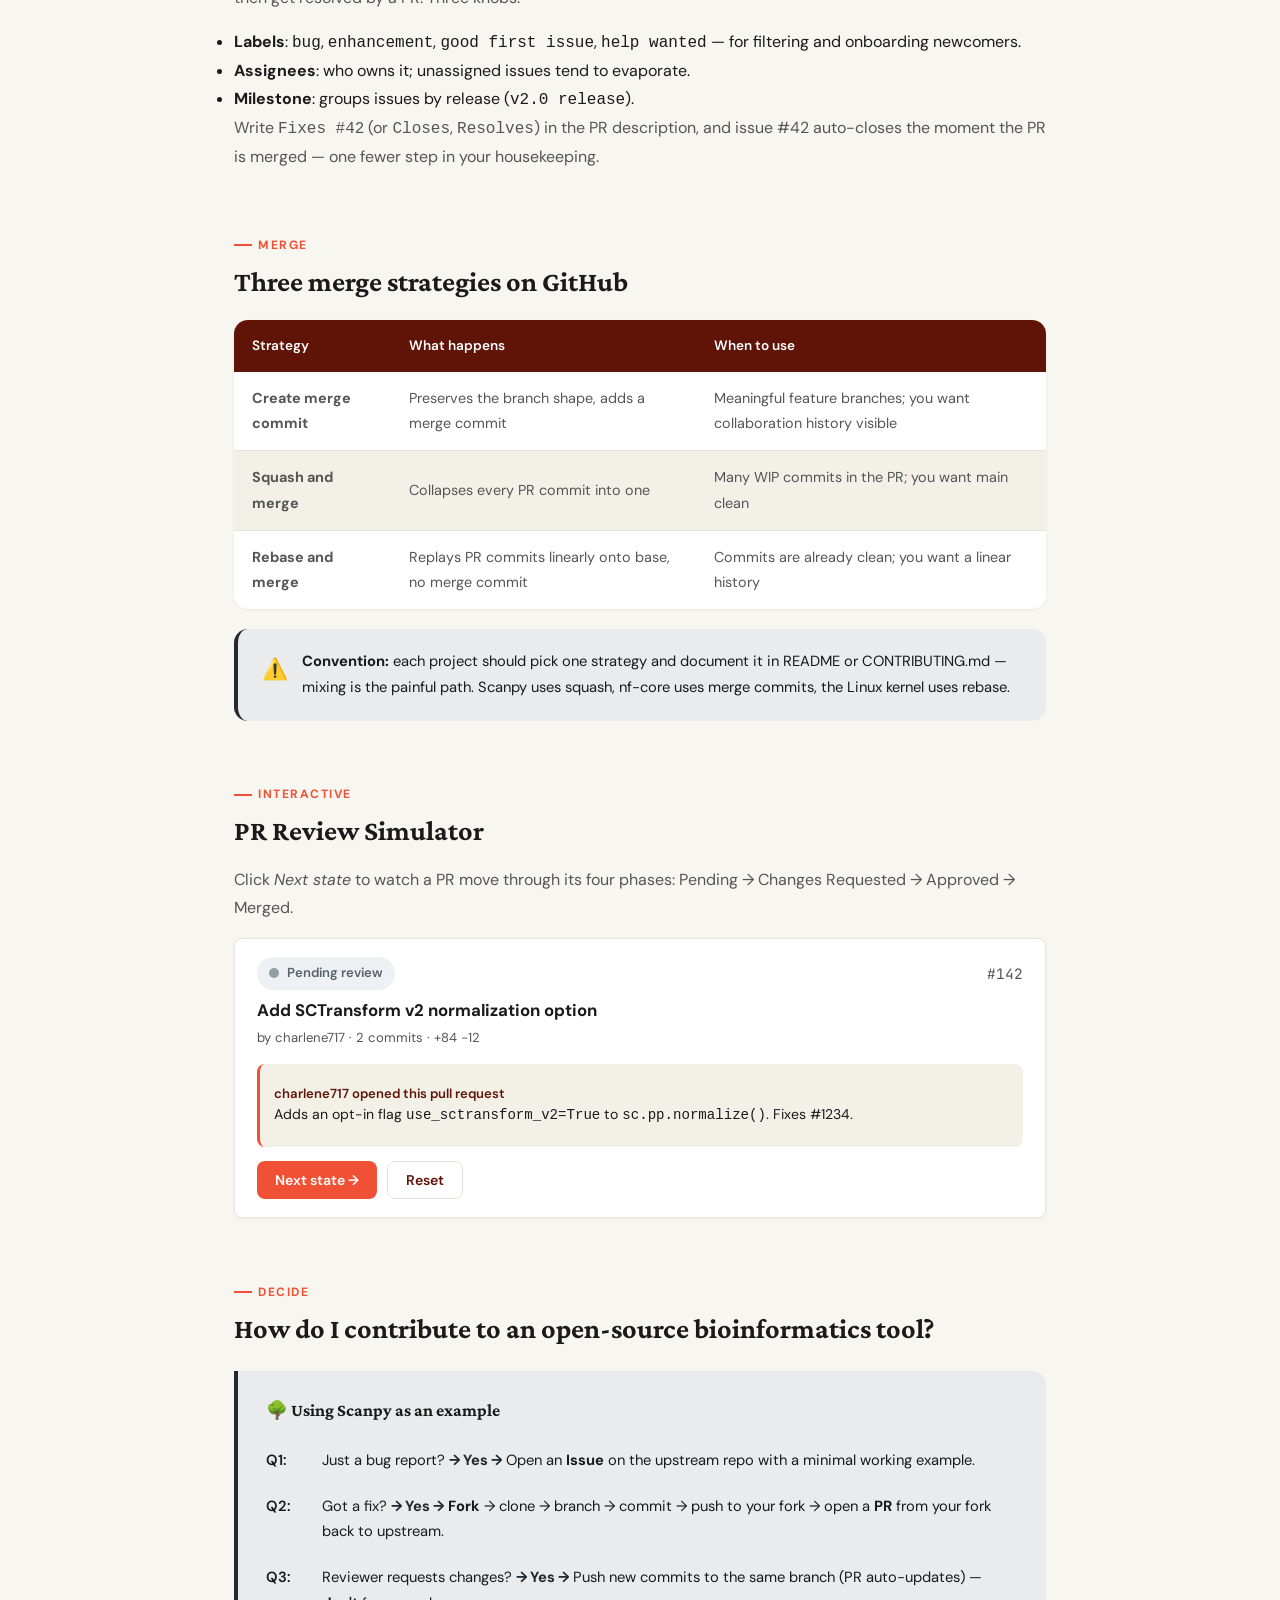
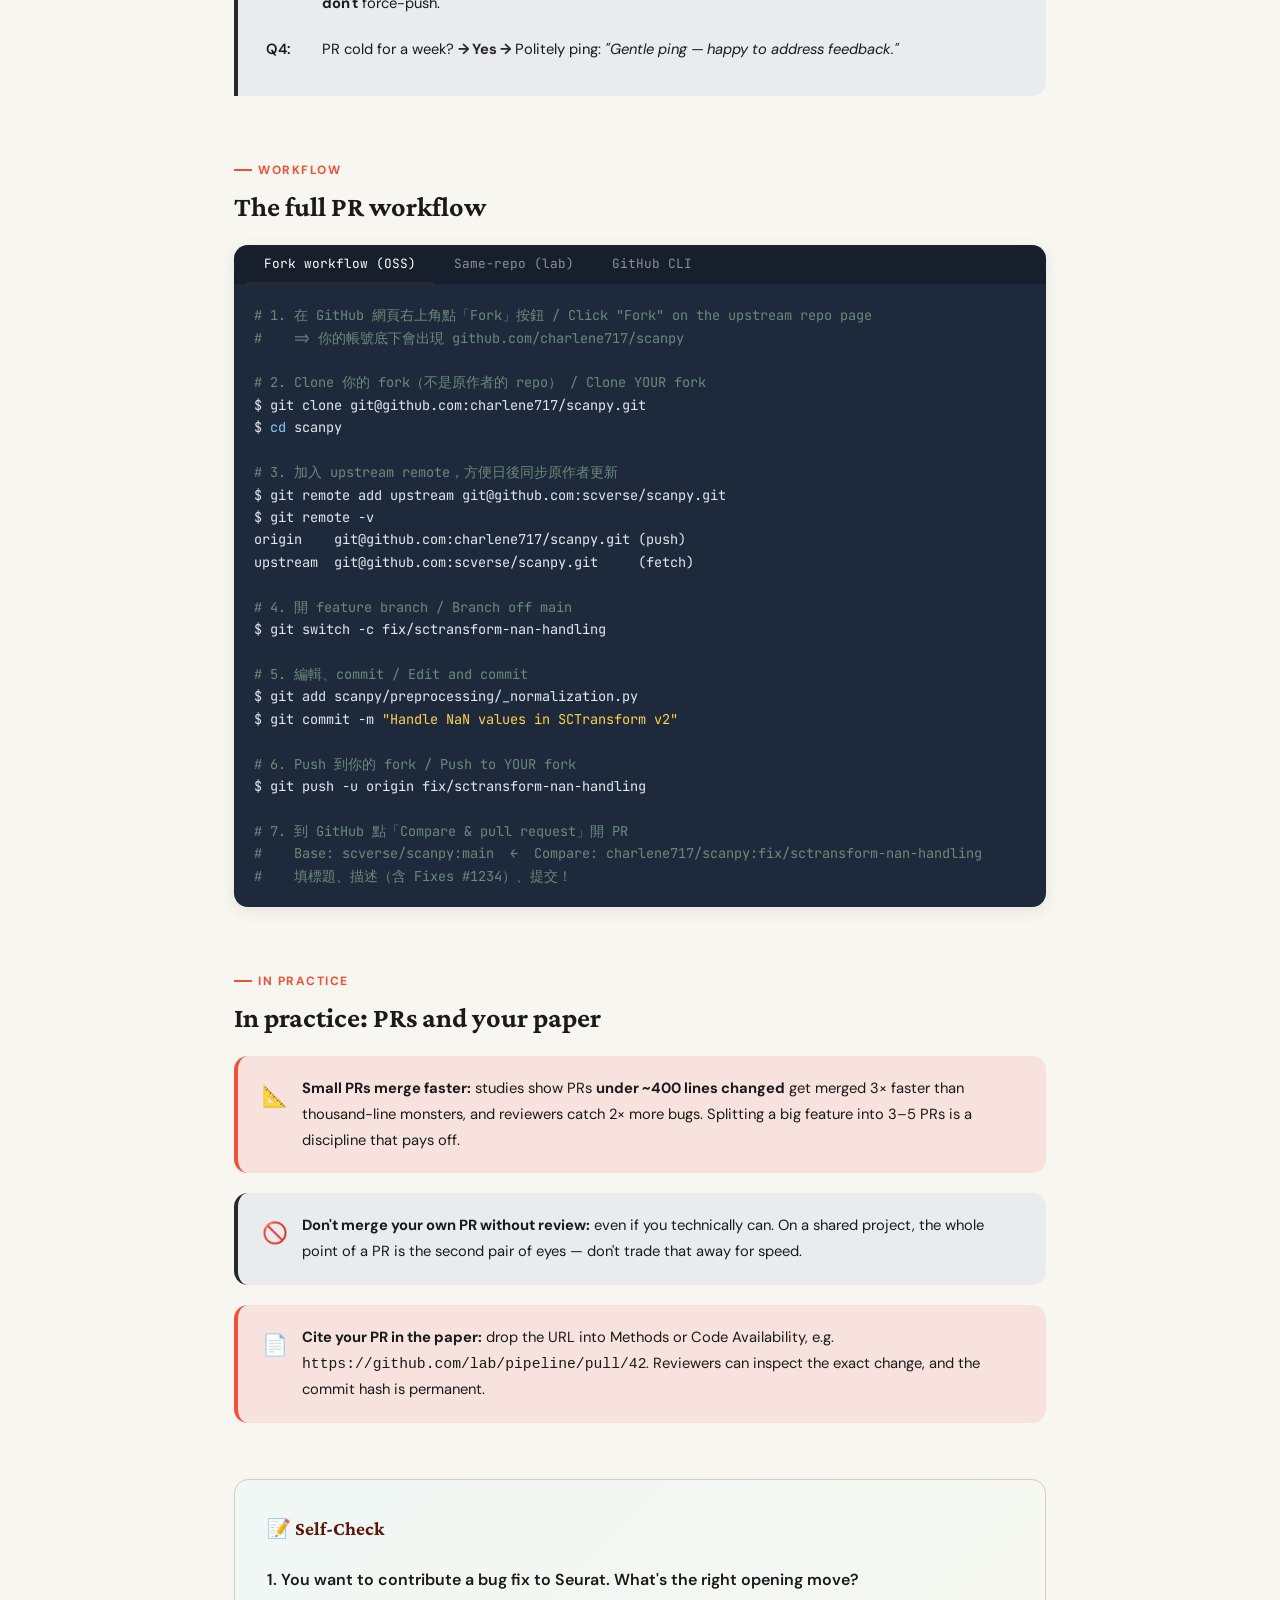
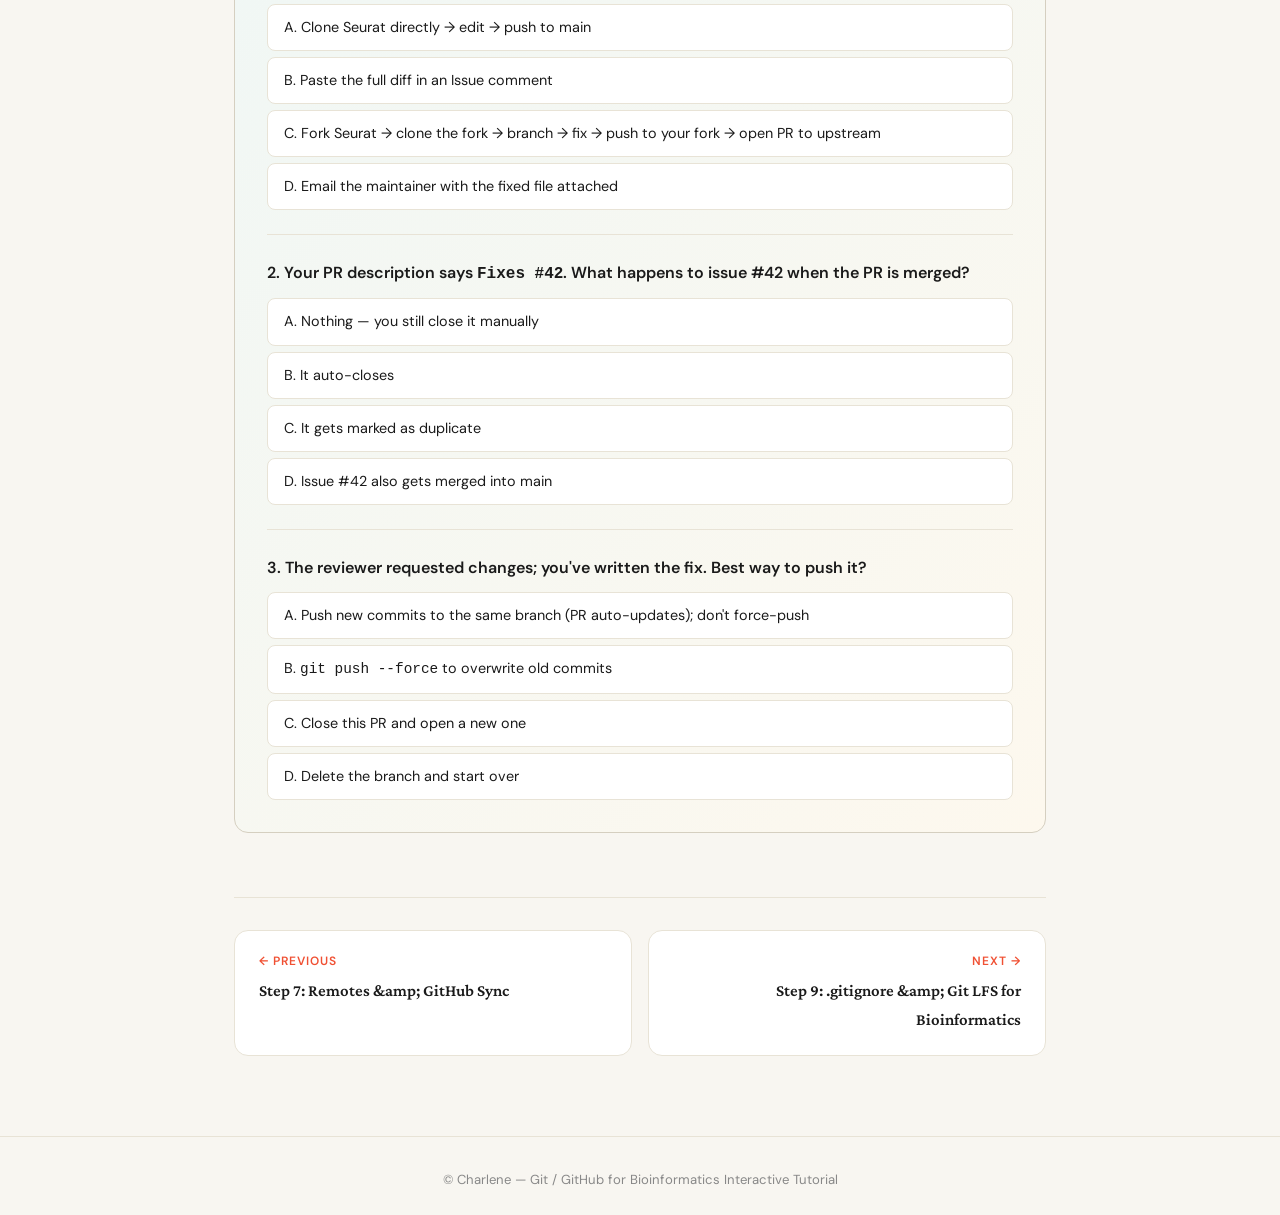
<file: collaboration.html>
<!DOCTYPE html><html lang="zh-Hant"><head><meta charset="UTF-8"><meta name="viewport" content="width=device-width,initial-scale=1.0">
<title>Step 8: GitHub Collaboration — Git Tutorial</title>
<link rel="stylesheet" href="styles.css">
</head><body>
<nav class="top-nav"><div class="top-nav-inner">
  <a href="index.html" class="top-nav-brand"><span>🌿</span> <span data-zh="Git / GitHub 教學" data-en="Git / GitHub Tutorial">Git / GitHub 教學</span></a>
  <ul class="top-nav-links">
    <li><a href="setup.html">Setup</a></li><li><a href="repo-basics.html">Repo</a></li><li><a href="inspecting.html">Inspect</a></li><li><a href="undoing.html">Undo</a></li><li><a href="branching.html">Branch</a></li><li><a href="merge-rebase.html">Merge</a></li><li><a href="remotes.html">Remote</a></li><li><a href="collaboration.html" class="active">PR</a></li><li><a href="gitignore-lfs.html">LFS</a></li><li><a href="workflows.html">Flow</a></li><li><a href="actions.html">Actions</a></li><li><a href="reproducibility.html">Repro</a></li>
    <li><a href="references/index.html" data-zh="📚 參考資料" data-en="📚 References">📚 參考資料</a></li>
  </ul>
</div></nav>
<div class="progress-bar-container"><div class="progress-bar" id="progressBar"></div></div>
<header class="page-hero"><div class="step-badge">STEP 8 / 9</div>
<h1 data-zh="GitHub 協作 (PR &amp; Review)" data-en="GitHub Collaboration (PR &amp; Review)">GitHub 協作 (PR &amp; Review)</h1>
<p class="subtitle" data-lang="zh">Git 只是版本控制，GitHub 把它變成一個社群——Issue、Pull Request、Code Review 是讓多人協作不互相覆寫的關鍵。</p>
<p class="subtitle" data-lang="en">Git is just version control; GitHub layers collaboration on top — issues, pull requests, and code review are what let many people work on one codebase without trampling each other.</p>
</header>
<main class="content-wrap">

<!-- ===== Section 1: Overview ===== -->
<section class="section">
<div class="section-label" data-zh="概覽" data-en="OVERVIEW">概覽</div>
<h2 data-zh="從版本控制到社群協作" data-en="From version control to social coding">從版本控制到社群協作</h2>
<div data-lang="zh">
<p>Git 本身只解決一件事：誰、在何時、改了什麼。<strong>GitHub</strong> 在這之上加了一整層協作介面——Issue 追蹤、Pull Request 審查、Project 看板、Organization 權限——讓開源專案（如 Seurat、Scanpy、nf-core）能由數百人共同維護。</p>
<p>本章的核心工作流可以濃縮成一條鏈：<strong>fork → branch → push → PR → review → merge</strong>。後面每一節都是在拆解這條鏈的某一段。</p>
</div>
<div data-lang="en">
<p>Git answers one question: who changed what, when. <strong>GitHub</strong> layers an entire collaboration UI on top — issue tracking, pull-request review, project boards, organization permissions — which is how open-source projects like Seurat, Scanpy, and nf-core get maintained by hundreds of contributors.</p>
<p>This chapter compresses to one chain: <strong>fork → branch → push → PR → review → merge</strong>. Each section below unpacks one link in that chain.</p>
</div>
<div class="callout tip"><span class="callout-icon">💡</span><div>
<span data-lang="zh"><strong>核心心智模型：</strong>PR 不是「提交程式碼」，而是「請求把我的分支合進去」——它是一個 <em>對話框</em>，包含 diff、討論、CI 結果、審查意見。</span>
<span data-lang="en"><strong>Mental model:</strong> a PR isn't "submitting code" — it's "requesting that my branch be merged in." It's a <em>conversation thread</em> wrapped around a diff, with CI results and reviewer comments attached.</span>
</div></div>
</section>

<!-- ===== Section 2: Fork vs Clone ===== -->
<section class="section">
<div class="section-label" data-zh="FORK" data-en="FORK">FORK</div>
<h2 data-zh="Fork 與 Clone 的差別" data-en="Fork vs Clone">Fork 與 Clone 的差別</h2>
<div data-lang="zh">
<p><strong>Fork</strong> 是在 GitHub 伺服器上把整個 repo 複製到 <em>你的帳號</em> 底下（你擁有寫入權）；<strong>Clone</strong> 則是把 repo 下載到 <em>你的本機</em>。兩者不互斥——典型開源貢獻是「先 fork，再 clone fork」。</p>
</div>
<div data-lang="en">
<p>A <strong>fork</strong> is a server-side copy of a repo under <em>your account</em> (you own write access to it). A <strong>clone</strong> is a local copy on <em>your machine</em>. They're not mutually exclusive — typical open-source contribution is "fork first, then clone the fork."</p>
</div>
<div class="card-grid cols-2">
<div class="card"><h4>🍴 <span data-zh="何時 fork？" data-en="When to fork?">何時 fork？</span></h4>
<div data-lang="zh"><p>你 <strong>沒有寫入權</strong> 的 repo——大部分開源工具（Seurat、Scanpy、nf-core/rnaseq）都屬於此類。Fork 後你在自己副本內推進，再透過 PR 把改動送回 upstream。</p></div>
<div data-lang="en"><p>You <strong>don't have write access</strong> — true for most OSS tools (Seurat, Scanpy, nf-core/rnaseq). You push into your own copy, then open a PR back to upstream.</p></div>
</div>
<div class="card"><h4>📥 <span data-zh="何時只 clone？" data-en="When to just clone?">何時只 clone？</span></h4>
<div data-lang="zh"><p>你 <strong>有寫入權</strong>——個人 repo、實驗室 organization 下的專案。直接 clone、開 feature branch、推回 origin、開 PR 就好。</p></div>
<div data-lang="en"><p>You <strong>have write access</strong> — your own repos, your lab's org repos. Just clone, branch, push to origin, and open a PR there.</p></div>
</div>
</div>
<div class="callout tip"><span class="callout-icon">🔺</span><div>
<span data-lang="zh"><strong>「三角工作流」：</strong>upstream（原作者的 canonical repo）↔ origin（你 fork 在 GitHub 的副本）↔ local（你的本機）。本機 commit 後 <code>git push origin</code>，再到 GitHub 從 fork 開 PR 到 upstream。記得定期 <code>git pull upstream main</code> 同步。</span>
<span data-lang="en"><strong>The "triangle workflow":</strong> upstream (the canonical repo) ↔ origin (your fork on GitHub) ↔ local (your machine). Commit locally, <code>git push origin</code>, then open a PR from your fork to upstream on the GitHub UI. Periodically <code>git pull upstream main</code> to stay in sync.</span>
</div></div>
</section>

<!-- ===== Section 3: PR Anatomy ===== -->
<section class="section">
<div class="section-label" data-zh="PR" data-en="PR">PR</div>
<h2 data-zh="一個 Pull Request 長什麼樣？" data-en="The anatomy of a Pull Request">一個 Pull Request 長什麼樣？</h2>
<div data-lang="zh"><p>一個 PR 在 GitHub UI 上分成 4 個 tab，加上「標題＋描述」這個核心區。理解每一塊在做什麼，才能寫出評審員看了願意合進去的 PR。</p></div>
<div data-lang="en"><p>A PR has 4 tabs on GitHub plus the title-and-description core. Knowing what each part is for is the difference between a PR that gets merged and one that stalls.</p></div>
<table class="comp-table">
<thead><tr><th data-zh="區塊" data-en="Part">區塊</th><th data-zh="內容" data-en="Content">內容</th><th data-zh="最佳實踐" data-en="Best practice">最佳實踐</th></tr></thead>
<tbody>
<tr><td><strong>Title</strong></td><td data-lang="zh">一句話總結改動</td><td data-lang="zh">祈使句、簡短：<code>Add SCTransform v2 normalization option</code></td><td data-lang="en">One-line summary of the change</td><td data-lang="en">Imperative, concise: <code>Add SCTransform v2 normalization option</code></td></tr>
<tr><td><strong>Description</strong></td><td data-lang="zh">What / Why / 截圖 / 測試計畫</td><td data-lang="zh">用 <code>Fixes #42</code> 連結 issue，合進去時自動關閉</td><td data-lang="en">What / why / screenshots / test plan</td><td data-lang="en">Link issues with <code>Fixes #42</code> — auto-closes them on merge</td></tr>
<tr><td><strong>Commits</strong> tab</td><td data-lang="zh">這次 PR 推上來的所有 commit</td><td data-lang="zh">commit message 寫清楚，方便 squash 時參考</td><td data-lang="en">Every commit pushed for this PR</td><td data-lang="en">Write clear messages — they help when squashing</td></tr>
<tr><td><strong>Files Changed</strong> tab</td><td data-lang="zh">完整 diff，可在行上留 inline comment</td><td data-lang="zh">PR 控制在 &lt; 400 行有效更動</td><td data-lang="en">Full diff with inline-comment support</td><td data-lang="en">Keep effective changes under ~400 lines</td></tr>
<tr><td><strong>Conversation</strong> tab</td><td data-lang="zh">討論、approval、change request</td><td data-lang="zh">每個 review comment 都要回覆</td><td data-lang="en">Discussion, approvals, change-requests</td><td data-lang="en">Reply to every reviewer comment</td></tr>
<tr><td><strong>Checks</strong> tab</td><td data-lang="zh">CI 結果（GitHub Actions、Codecov…）</td><td data-lang="zh">紅燈不要請 review——詳見 Advanced 2</td><td data-lang="en">CI results (Actions, Codecov, …)</td><td data-lang="en">Don't request review while red — see Advanced 2</td></tr>
</tbody></table>
</section>

<!-- ===== Section 4: Draft PR ===== -->
<section class="section">
<div class="section-label" data-zh="DRAFT" data-en="DRAFT">DRAFT</div>
<h2 data-zh="Draft PR 與 Ready PR" data-en="Draft PRs vs Ready PRs">Draft PR 與 Ready PR</h2>
<div data-lang="zh">
<p>新功能還沒寫完？開 <strong>Draft PR</strong>——CI 會跑、團隊看得到方向、但不會被當成「請審查」。寫完了再點「Ready for review」轉成正式 PR。事後想暫停評審也可以「Convert to draft」收回。</p>
<p>對 bioinformatics 專案特別實用：分析腳本很長、想先把 plot 截圖貼上來確認方向，draft PR 是最低摩擦的辦法。</p>
</div>
<div data-lang="en">
<p>Feature still in progress? Open a <strong>Draft PR</strong> — CI runs, teammates can see the direction, but reviewers aren't pinged. When you're done, click <em>Ready for review</em> to promote it. You can also <em>Convert to draft</em> later to pause review.</p>
<p>Especially useful for bioinformatics: analyses can sprawl, and posting a plot screenshot inside a draft PR is the lowest-friction way to ask "is this the right direction?"</p>
</div>
</section>

<!-- ===== Section 5: Review etiquette ===== -->
<section class="section">
<div class="section-label" data-zh="REVIEW" data-en="REVIEW">REVIEW</div>
<h2 data-zh="Code review 禮儀" data-en="Code Review Etiquette">Code review 禮儀</h2>
<div class="card-grid cols-2">
<div class="card"><h4>🔍 <span data-zh="當評審員 (Reviewer)" data-en="As a reviewer">當評審員 (Reviewer)</span></h4>
<div data-lang="zh"><p>•<strong>具體</strong>：「這裡 NaN 沒處理」優於「程式碼很怪」。<br>•<strong>提替代方案</strong>：別只罵，附上能跑的範例。<br>•區分 <strong>blocking</strong>（一定要改）和 <strong>nit</strong>（小意見）。<br>•別 bikeshed——空格、命名爭一週不值得。<br>•覺得 OK 就按 <em>Approve</em>，別卡著。</p></div>
<div data-lang="en"><p>•<strong>Be specific</strong>: "NaN not handled here" beats "this is weird."<br>•<strong>Suggest an alternative</strong>: don't just criticize — show a working snippet.<br>•Mark issues as <strong>blocking</strong> vs <strong>nit</strong>.<br>•Don't bikeshed — a week-long debate over spacing isn't worth it.<br>•If it's good, hit <em>Approve</em> — don't sit on it.</p></div>
</div>
<div class="card"><h4>✍️ <span data-zh="當作者 (Author)" data-en="As an author">當作者 (Author)</span></h4>
<div data-lang="zh"><p>•<strong>每個 comment 都回覆</strong>，即使只是 <code>Done.</code><br>•修正時推 <strong>新 commit</strong>——別 <code>git push --force</code>，會把評審員的 anchor 沖掉。<br>•合進去前再 squash 不遲。<br>•謝謝評審員——他們的時間是免費的禮物。</p></div>
<div data-lang="en"><p>•<strong>Reply to every comment</strong>, even if just <code>Done.</code><br>•Push <strong>new commits</strong> for fixes — don't <code>git push --force</code> mid-review; it wipes the reviewer's line anchors.<br>•Squash later, before merge.<br>•Thank your reviewers — their time is a free gift.</p></div>
</div>
</div>
<div class="callout tip"><span class="callout-icon">✨</span><div>
<span data-lang="zh"><strong>Suggested changes：</strong>評審員可以在 inline comment 內用 <code>```suggestion</code> 區塊提出修改，作者一鍵點 <em>Commit suggestion</em> 就能採納。打字一行的成本，比解釋十行還省。</span>
<span data-lang="en"><strong>GitHub's "Suggested changes":</strong> reviewers can wrap an edit in a <code>```suggestion</code> block inside an inline comment; the author accepts with one click. Typing the one-line fix is often cheaper than explaining it.</span>
</div></div>
</section>

<!-- ===== Section 6: Issues & labels ===== -->
<section class="section">
<div class="section-label" data-zh="ISSUES" data-en="ISSUES">ISSUES</div>
<h2 data-zh="Issue、Label、Assignee" data-en="Issues, Labels, Assignees">Issue、Label、Assignee</h2>
<div data-lang="zh">
<p><strong>Issue</strong> 是 GitHub 的 bug/feature/discussion 追蹤板——任何「待辦」都該先開一個 issue，再用 PR 解決它。三個維度幫你整理：</p>
<ul>
<li><strong>Labels</strong>：<code>bug</code>、<code>enhancement</code>、<code>good first issue</code>、<code>help wanted</code>——分類、過濾、新手友善。</li>
<li><strong>Assignees</strong>：指派負責人；沒人 assign 的 issue 通常會被遺忘。</li>
<li><strong>Milestone</strong>：對應版本（如 <code>v2.0 release</code>）。</li>
</ul>
<p>在 PR 描述寫 <code>Fixes #42</code>（或 <code>Closes</code>、<code>Resolves</code>），PR 被 merge 那一刻 issue #42 會自動關閉——少一步手動清單。</p>
</div>
<div data-lang="en">
<p><strong>Issues</strong> are GitHub's bug/feature/discussion tracker — anything you owe the codebase should start as an issue, then get resolved by a PR. Three knobs:</p>
<ul>
<li><strong>Labels</strong>: <code>bug</code>, <code>enhancement</code>, <code>good first issue</code>, <code>help wanted</code> — for filtering and onboarding newcomers.</li>
<li><strong>Assignees</strong>: who owns it; unassigned issues tend to evaporate.</li>
<li><strong>Milestone</strong>: groups issues by release (<code>v2.0 release</code>).</li>
</ul>
<p>Write <code>Fixes #42</code> (or <code>Closes</code>, <code>Resolves</code>) in the PR description, and issue #42 auto-closes the moment the PR is merged — one fewer step in your housekeeping.</p>
</div>
</section>

<!-- ===== Section 7: Merge strategies ===== -->
<section class="section">
<div class="section-label" data-zh="MERGE" data-en="MERGE">MERGE</div>
<h2 data-zh="GitHub 上的三種 merge 策略" data-en="Three merge strategies on GitHub">GitHub 上的三種 merge 策略</h2>
<table class="comp-table">
<thead><tr><th data-zh="策略" data-en="Strategy">策略</th><th data-zh="實際發生什麼" data-en="What happens">實際發生什麼</th><th data-zh="何時用" data-en="When to use">何時用</th></tr></thead>
<tbody>
<tr><td><strong>Create merge commit</strong></td><td data-lang="zh">保留分支形狀，新增一個 merge commit</td><td data-lang="zh">有意義的 feature branch、想保留協作軌跡</td><td data-lang="en">Preserves the branch shape, adds a merge commit</td><td data-lang="en">Meaningful feature branches; you want collaboration history visible</td></tr>
<tr><td><strong>Squash and merge</strong></td><td data-lang="zh">把 PR 內所有 commit 壓成 1 個</td><td data-lang="zh">PR 內有很多 WIP commit、想要 main 線乾淨</td><td data-lang="en">Collapses every PR commit into one</td><td data-lang="en">Many WIP commits in the PR; you want main clean</td></tr>
<tr><td><strong>Rebase and merge</strong></td><td data-lang="zh">把 PR commit 一個個重播到 base 上，無 merge commit</td><td data-lang="zh">commit 已經很乾淨、想要線性歷史</td><td data-lang="en">Replays PR commits linearly onto base, no merge commit</td><td data-lang="en">Commits are already clean; you want a linear history</td></tr>
</tbody></table>
<div class="callout warn"><span class="callout-icon">⚠️</span><div>
<span data-lang="zh"><strong>共識：</strong>每個專案應該在 README 或 CONTRIBUTING.md 中寫清楚要用哪一種——團隊混用最痛苦。Scanpy 用 squash，nf-core 用 merge commit，Linux kernel 用 rebase。</span>
<span data-lang="en"><strong>Convention:</strong> each project should pick one strategy and document it in README or CONTRIBUTING.md — mixing is the painful path. Scanpy uses squash, nf-core uses merge commits, the Linux kernel uses rebase.</span>
</div></div>
</section>

<!-- ===== Section 8: Interactive PR simulator ===== -->
<section class="section">
<div class="section-label" data-zh="INTERACTIVE" data-en="INTERACTIVE">INTERACTIVE</div>
<h2 data-zh="PR 審查模擬器" data-en="PR Review Simulator">PR 審查模擬器</h2>
<div data-lang="zh"><p>按 <em>下一步</em> 按鈕，看一個 PR 從打開到合進去的四個狀態：Pending → Changes Requested → Approved → Merged。</p></div>
<div data-lang="en"><p>Click <em>Next state</em> to watch a PR move through its four phases: Pending → Changes Requested → Approved → Merged.</p></div>

<div class="pr-sim">
  <div class="pr-card">
    <div class="pr-head">
      <span class="pr-status" id="prStatus" data-state="pending"><span class="pr-dot"></span><span id="prStatusText">Pending review</span></span>
      <span class="pr-num">#142</span>
    </div>
    <h4 class="pr-title" data-zh="Add SCTransform v2 normalization option" data-en="Add SCTransform v2 normalization option">Add SCTransform v2 normalization option</h4>
    <div class="pr-meta"><span data-zh="作者：charlene717 · 2 commits · +84 −12" data-en="by charlene717 · 2 commits · +84 −12">作者：charlene717 · 2 commits · +84 −12</span></div>
    <div class="pr-body" id="prBody"></div>
    <div class="pr-actions">
      <button id="prNext" class="pr-btn"><span data-zh="下一步 →" data-en="Next state →">下一步 →</span></button>
      <button id="prReset" class="pr-btn pr-btn-ghost"><span data-zh="重置" data-en="Reset">重置</span></button>
    </div>
  </div>
</div>
</section>

<!-- ===== Section 9: Decision tree ===== -->
<section class="section">
<div class="section-label" data-zh="決策" data-en="DECIDE">決策</div>
<h2 data-zh="我要怎麼貢獻一個開源 bioinformatics 工具？" data-en="How do I contribute to an open-source bioinformatics tool?">我要怎麼貢獻一個開源 bioinformatics 工具？</h2>
<div class="decision-tree">
<h4>🌳 <span data-zh="以 Scanpy 為例" data-en="Using Scanpy as an example">以 Scanpy 為例</span></h4>
<div data-lang="zh">
<div class="dt-node"><span class="dt-q">Q1:</span><div>只是回報一個 bug？<span class="dt-arrow">→ 是 →</span> 直接到 repo 開 <strong>Issue</strong>，附最小可重現範例（MWE）。</div></div>
<div class="dt-node"><span class="dt-q">Q2:</span><div>有 fix 想送回去？<span class="dt-arrow">→ 是 →</span> <strong>Fork</strong> → clone → 開 branch → 修 → push 到自己 fork → 從 fork 開 <strong>PR</strong> 到 upstream。</div></div>
<div class="dt-node"><span class="dt-q">Q3:</span><div>評審員 request changes？<span class="dt-arrow">→ 是 →</span> 在同一條 branch 推新 commit（PR 會自動更新），<strong>不要</strong> force-push。</div></div>
<div class="dt-node"><span class="dt-q">Q4:</span><div>PR 沉了一週沒回應？<span class="dt-arrow">→ 是 →</span> 在 PR 底下禮貌留言 <em>Gentle ping — happy to address feedback</em>。</div></div>
</div>
<div data-lang="en">
<div class="dt-node"><span class="dt-q">Q1:</span><div>Just a bug report? <span class="dt-arrow">→ Yes →</span> Open an <strong>Issue</strong> on the upstream repo with a minimal working example.</div></div>
<div class="dt-node"><span class="dt-q">Q2:</span><div>Got a fix? <span class="dt-arrow">→ Yes →</span> <strong>Fork</strong> → clone → branch → commit → push to your fork → open a <strong>PR</strong> from your fork back to upstream.</div></div>
<div class="dt-node"><span class="dt-q">Q3:</span><div>Reviewer requests changes? <span class="dt-arrow">→ Yes →</span> Push new commits to the same branch (PR auto-updates) — <strong>don't</strong> force-push.</div></div>
<div class="dt-node"><span class="dt-q">Q4:</span><div>PR cold for a week? <span class="dt-arrow">→ Yes →</span> Politely ping: <em>"Gentle ping — happy to address feedback."</em></div></div>
</div>
</div>
</section>

<!-- ===== Section 10: Code tabs ===== -->
<section class="section">
<div class="section-label" data-zh="完整流程" data-en="WORKFLOW">完整流程</div>
<h2 data-zh="完整 PR 工作流程" data-en="The full PR workflow">完整 PR 工作流程</h2>
<div class="code-tabs"><div class="code-tab-btns">
  <button class="code-tab-btn active" onclick="switchTab(this,'fork-wf')">Fork workflow (OSS)</button>
  <button class="code-tab-btn" onclick="switchTab(this,'same-wf')">Same-repo (lab)</button>
  <button class="code-tab-btn" onclick="switchTab(this,'cli-wf')">GitHub CLI</button>
</div>

<div class="code-tab-content active" id="fork-wf"><pre><span class="comment"># 1. 在 GitHub 網頁右上角點「Fork」按鈕 / Click "Fork" on the upstream repo page</span>
<span class="comment">#    => 你的帳號底下會出現 github.com/charlene717/scanpy</span>

<span class="comment"># 2. Clone 你的 fork（不是原作者的 repo） / Clone YOUR fork</span>
$ git clone git@github.com:charlene717/scanpy.git
$ <span class="func">cd</span> scanpy

<span class="comment"># 3. 加入 upstream remote，方便日後同步原作者更新</span>
$ git remote add upstream git@github.com:scverse/scanpy.git
$ git remote -v
origin    git@github.com:charlene717/scanpy.git (push)
upstream  git@github.com:scverse/scanpy.git     (fetch)

<span class="comment"># 4. 開 feature branch / Branch off main</span>
$ git switch -c fix/sctransform-nan-handling

<span class="comment"># 5. 編輯、commit / Edit and commit</span>
$ git add scanpy/preprocessing/_normalization.py
$ git commit -m <span class="str">"Handle NaN values in SCTransform v2"</span>

<span class="comment"># 6. Push 到你的 fork / Push to YOUR fork</span>
$ git push -u origin fix/sctransform-nan-handling

<span class="comment"># 7. 到 GitHub 點「Compare &amp; pull request」開 PR</span>
<span class="comment">#    Base: scverse/scanpy:main  ←  Compare: charlene717/scanpy:fix/sctransform-nan-handling</span>
<span class="comment">#    填標題、描述（含 Fixes #1234）、提交！</span></pre></div>

<div class="code-tab-content" id="same-wf"><pre><span class="comment"># 你的實驗室 organization 下、你有寫入權的 repo</span>
<span class="comment"># Your lab's org repo where you have push access</span>

<span class="comment"># 1. Clone（直接 clone 原 repo，不用 fork） / Clone directly (no fork needed)</span>
$ git clone git@github.com:my-lab/scRNA-pipeline.git
$ <span class="func">cd</span> scRNA-pipeline

<span class="comment"># 2. 開 feature branch / Branch off main</span>
$ git switch -c feature/add-doublet-filter

<span class="comment"># 3. 工作 + commit / Work and commit</span>
$ git add R/doublet.R tests/test-doublet.R
$ git commit -m <span class="str">"Add scDblFinder integration for doublet removal"</span>

<span class="comment"># 4. Push 到同一個 repo / Push to the same repo</span>
$ git push -u origin feature/add-doublet-filter

<span class="comment"># 5. 開 PR：base = main ← compare = feature/add-doublet-filter</span>
<span class="comment">#    Request review from @PI, @senior-postdoc</span></pre></div>

<div class="code-tab-content" id="cli-wf"><pre><span class="comment"># 用 GitHub CLI（gh）一條龍 / Doing it all with GitHub CLI</span>
$ gh auth login                                       <span class="comment"># 首次登入</span>

<span class="comment"># 開 PR（自動偵測 branch 和 base）</span>
$ gh pr create --title <span class="str">"Fix SCTransform NaN handling"</span> \
               --body  <span class="str">"Fixes #1234. Replaces NaN with row median."</span> \
               --base  main

<span class="comment"># 列出當前 repo 的開放 PR</span>
$ gh pr list
#142  Fix SCTransform NaN handling   charlene717:fix/sctransform-nan-handling

<span class="comment"># 拉某個 PR 下來 review（自動切到對應 branch）</span>
$ gh pr checkout 142

<span class="comment"># 直接在 CLI 評論 / 批准 / 要求修改</span>
$ gh pr review 142 --approve -b <span class="str">"LGTM, thanks!"</span>
$ gh pr review 142 --request-changes -b <span class="str">"Need test coverage"</span>

<span class="comment"># Merge（squash / rebase / merge 三選一）</span>
$ gh pr merge 142 --squash --delete-branch</pre></div>
</div>
</section>

<!-- ===== Section 11: Bioinformatics callout ===== -->
<section class="section">
<div class="section-label" data-zh="生資現場" data-en="IN PRACTICE">生資現場</div>
<h2 data-zh="生物資訊實務：PR 與你的論文" data-en="In practice: PRs and your paper">生物資訊實務：PR 與你的論文</h2>
<div class="callout tip"><span class="callout-icon">📐</span><div>
<span data-lang="zh"><strong>小 PR 比較快 merge：</strong>研究顯示 <strong>&lt; 400 行有效更動</strong> 的 PR 比起千行巨獸，merge 速度快 3 倍，被找到 bug 的機率也高 2 倍。把大功能拆成 3–5 個 PR 是值得的紀律。</span>
<span data-lang="en"><strong>Small PRs merge faster:</strong> studies show PRs <strong>under ~400 lines changed</strong> get merged 3× faster than thousand-line monsters, and reviewers catch 2× more bugs. Splitting a big feature into 3–5 PRs is a discipline that pays off.</span>
</div></div>
<div class="callout warn"><span class="callout-icon">🚫</span><div>
<span data-lang="zh"><strong>別自己 merge 自己的 PR：</strong>就算技術上你能按下 Merge，在共用專案請別這麼做。PR 的全部意義就是「第二雙眼睛」——這個門檻不該為了快而省。</span>
<span data-lang="en"><strong>Don't merge your own PR without review:</strong> even if you technically can. On a shared project, the whole point of a PR is the second pair of eyes — don't trade that away for speed.</span>
</div></div>
<div class="callout tip"><span class="callout-icon">📄</span><div>
<span data-lang="zh"><strong>論文裡引用你的 PR：</strong>在 Methods 或 Code availability 段落貼 PR URL，例如 <code>https://github.com/lab/pipeline/pull/42</code>。Reviewer 想看就點得到，且 commit hash 永久存在。</span>
<span data-lang="en"><strong>Cite your PR in the paper:</strong> drop the URL into Methods or Code Availability, e.g. <code>https://github.com/lab/pipeline/pull/42</code>. Reviewers can inspect the exact change, and the commit hash is permanent.</span>
</div></div>
</section>

<!-- ===== Section 12: Quiz ===== -->
<section class="quiz-section">
<h3>📝 <span data-zh="自我檢測" data-en="Self-Check">自我檢測</span></h3>
<div class="quiz-q" data-answer="2">
<p data-lang="zh">1. 你想對 Seurat 提一個 bug fix。最正確的開始方式是？</p>
<p data-lang="en">1. You want to contribute a bug fix to Seurat. What's the right opening move?</p>
<div class="quiz-options">
<div class="quiz-opt" data-idx="0"><span data-lang="zh">A. 直接 clone Seurat → 編輯 → push 到 main</span><span data-lang="en">A. Clone Seurat directly → edit → push to main</span></div>
<div class="quiz-opt" data-idx="1"><span data-lang="zh">B. 在 Issue 留言貼上整段 diff</span><span data-lang="en">B. Paste the full diff in an Issue comment</span></div>
<div class="quiz-opt" data-idx="2"><span data-lang="zh">C. Fork Seurat → clone fork → 開 branch → 修 → push 到 fork → 從 fork 開 PR 到 upstream</span><span data-lang="en">C. Fork Seurat → clone the fork → branch → fix → push to your fork → open PR to upstream</span></div>
<div class="quiz-opt" data-idx="3"><span data-lang="zh">D. 寄 email 給 Seurat 維護者附上修正後的整份檔案</span><span data-lang="en">D. Email the maintainer with the fixed file attached</span></div>
</div><div class="quiz-feedback" id="fb1"></div></div>

<div class="quiz-q" data-answer="1">
<p data-lang="zh">2. 你的 PR 描述寫了 <code>Fixes #42</code>。當 PR 被 merge 時，issue #42 會怎樣？</p>
<p data-lang="en">2. Your PR description says <code>Fixes #42</code>. What happens to issue #42 when the PR is merged?</p>
<div class="quiz-options">
<div class="quiz-opt" data-idx="0"><span data-lang="zh">A. 什麼都不會發生——還是要手動關閉</span><span data-lang="en">A. Nothing — you still close it manually</span></div>
<div class="quiz-opt" data-idx="1"><span data-lang="zh">B. 自動被關閉（auto-closed）</span><span data-lang="en">B. It auto-closes</span></div>
<div class="quiz-opt" data-idx="2"><span data-lang="zh">C. 被標記為 duplicate</span><span data-lang="en">C. It gets marked as duplicate</span></div>
<div class="quiz-opt" data-idx="3"><span data-lang="zh">D. issue #42 也會被 merge 進 main</span><span data-lang="en">D. Issue #42 also gets merged into main</span></div>
</div><div class="quiz-feedback" id="fb2"></div></div>

<div class="quiz-q" data-answer="0">
<p data-lang="zh">3. 評審員 request changes，你的 fix 寫好了。最佳推送方式是？</p>
<p data-lang="en">3. The reviewer requested changes; you've written the fix. Best way to push it?</p>
<div class="quiz-options">
<div class="quiz-opt" data-idx="0"><span data-lang="zh">A. 在同一 branch 推新 commit（PR 自動更新），不要 force-push</span><span data-lang="en">A. Push new commits to the same branch (PR auto-updates); don't force-push</span></div>
<div class="quiz-opt" data-idx="1"><span data-lang="zh">B. <code>git push --force</code> 蓋掉舊 commit</span><span data-lang="en">B. <code>git push --force</code> to overwrite old commits</span></div>
<div class="quiz-opt" data-idx="2"><span data-lang="zh">C. 關掉這個 PR，另開新的</span><span data-lang="en">C. Close this PR and open a new one</span></div>
<div class="quiz-opt" data-idx="3"><span data-lang="zh">D. 把整個 branch 刪掉重來</span><span data-lang="en">D. Delete the branch and start over</span></div>
</div><div class="quiz-feedback" id="fb3"></div></div>
</section>

<nav class="page-nav">
<a href="remotes.html"><span class="nav-dir" data-zh="← 上一步" data-en="← Previous">← 上一步</span><span class="nav-title" data-zh="Step 7: 遠端與 GitHub 同步 (Remotes &amp;amp; GitHub Sync)" data-en="Step 7: Remotes &amp;amp; GitHub Sync">Step 7: 遠端與 GitHub 同步 (Remotes &amp; GitHub Sync)</span></a>
<a href="gitignore-lfs.html"><span class="nav-dir" data-zh="下一步 →" data-en="Next →">下一步 →</span><span class="nav-title" data-zh="Step 9: .gitignore &amp;amp; Git LFS（生物資訊版）" data-en="Step 9: .gitignore &amp;amp; Git LFS for Bioinformatics">Step 9: .gitignore &amp; Git LFS（生物資訊版）</span></a>
</nav>
</main>
<footer class="site-footer">© Charlene — Git / GitHub for Bioinformatics Interactive Tutorial</footer>
<script src="i18n.js"></script>
<style>
/* PR Simulator */
.pr-sim{margin-top:8px}
.pr-card{background:var(--c-surface);border:1px solid var(--c-border-light);border-radius:var(--radius);padding:18px 22px;box-shadow:0 1px 4px rgba(0,0,0,.04)}
.pr-head{display:flex;align-items:center;justify-content:space-between;margin-bottom:6px}
.pr-status{display:inline-flex;align-items:center;gap:8px;font-size:.82rem;font-weight:600;padding:5px 12px;border-radius:999px;transition:var(--transition)}
.pr-status .pr-dot{width:10px;height:10px;border-radius:50%}
.pr-status[data-state="pending"]{background:#eef0f3;color:#586069}.pr-status[data-state="pending"] .pr-dot{background:#959da5}
.pr-status[data-state="changes"]{background:#ffe8e6;color:#cb2431}.pr-status[data-state="changes"] .pr-dot{background:#cb2431}
.pr-status[data-state="approved"]{background:#dcffe4;color:#1a7f37}.pr-status[data-state="approved"] .pr-dot{background:#1a7f37}
.pr-status[data-state="merged"]{background:#efe2ff;color:#6f42c1}.pr-status[data-state="merged"] .pr-dot{background:#6f42c1}
.pr-num{font-family:var(--font-mono);color:var(--c-ink-light);font-size:.9rem}
.pr-title{margin:4px 0 2px;font-size:1.05rem}
.pr-meta{font-size:.82rem;color:var(--c-ink-light);margin-bottom:14px}
.pr-body{min-height:80px;padding:12px 14px;background:var(--c-surface-alt);border-radius:8px;border-left:3px solid var(--c-accent);font-size:.88rem;line-height:1.55;margin-bottom:14px}
.pr-comment{padding:8px 0;border-bottom:1px dashed var(--c-border-light)}
.pr-comment:last-child{border-bottom:none}
.pr-comment .pc-who{font-weight:600;color:var(--c-accent-dark);font-size:.82rem}
.pr-comment.indent{margin-left:22px;border-left:2px solid var(--c-border-light);padding-left:12px}
.pr-actions{display:flex;gap:10px}
.pr-btn{background:var(--c-accent);color:#fff;border:none;border-radius:var(--radius);padding:9px 18px;font-weight:600;cursor:pointer;font-family:inherit;font-size:.88rem;transition:var(--transition)}
.pr-btn:hover{background:var(--c-accent-dark);transform:translateY(-1px)}
.pr-btn-ghost{background:transparent;color:var(--c-accent-dark);border:1px solid var(--c-border-light)}
.pr-btn-ghost:hover{background:var(--c-surface-alt)}
</style>
<script>
window.addEventListener('scroll',()=>{const h=document.documentElement;document.getElementById('progressBar').style.width=(h.scrollTop/(h.scrollHeight-h.clientHeight))*100+'%';});
function switchTab(b,id){const p=b.closest('.code-tabs');p.querySelectorAll('.code-tab-btn').forEach(x=>x.classList.remove('active'));p.querySelectorAll('.code-tab-content').forEach(x=>x.classList.remove('active'));b.classList.add('active');document.getElementById(id).classList.add('active');}

// PR Simulator
const PR_STATES=['pending','changes','approved','merged'];
const PR_TEXT={
  zh:{
    pending:'Pending review',
    changes:'Changes requested',
    approved:'Approved',
    merged:'Merged',
    body:{
      pending:'<div class="pr-comment"><div class="pc-who">charlene717 opened this pull request</div><div>Adds an opt-in flag <code>use_sctransform_v2=True</code> to <code>sc.pp.normalize()</code>. Fixes #1234.</div></div>',
      changes:'<div class="pr-comment"><div class="pc-who">@reviewer-postdoc requested changes</div><div>Can you add a unit test for the NaN edge case? See inline comment in <code>test_normalization.py</code>.</div></div><div class="pr-comment indent"><div class="pc-who">charlene717 replied</div><div>Good catch — will push a fix.</div></div>',
      approved:'<div class="pr-comment"><div class="pc-who">@reviewer-postdoc approved these changes</div><div>LGTM ✨ Thanks for adding the test.</div></div><div class="pr-comment indent"><div class="pc-who">charlene717</div><div>Thanks for the review!</div></div>',
      merged:'<div class="pr-comment"><div class="pc-who">@maintainer merged commit a1b2c3d into main</div><div>Squashed and merged. Issue #1234 auto-closed.</div></div>'
    }
  },
  en:{
    pending:'Pending review',
    changes:'Changes requested',
    approved:'Approved',
    merged:'Merged',
    body:{
      pending:'<div class="pr-comment"><div class="pc-who">charlene717 opened this pull request</div><div>Adds an opt-in flag <code>use_sctransform_v2=True</code> to <code>sc.pp.normalize()</code>. Fixes #1234.</div></div>',
      changes:'<div class="pr-comment"><div class="pc-who">@reviewer-postdoc requested changes</div><div>Can you add a unit test for the NaN edge case? See inline comment on <code>test_normalization.py</code>.</div></div><div class="pr-comment indent"><div class="pc-who">charlene717 replied</div><div>Good catch — will push a fix.</div></div>',
      approved:'<div class="pr-comment"><div class="pc-who">@reviewer-postdoc approved these changes</div><div>LGTM ✨ Thanks for adding the test.</div></div><div class="pr-comment indent"><div class="pc-who">charlene717</div><div>Thanks for the review!</div></div>',
      merged:'<div class="pr-comment"><div class="pc-who">@maintainer merged commit a1b2c3d into main</div><div>Squashed and merged. Issue #1234 auto-closed.</div></div>'
    }
  }
};
let prIdx=0;
function renderPR(){const L=I18n.get();const s=PR_STATES[prIdx];const st=document.getElementById('prStatus');st.dataset.state=s;document.getElementById('prStatusText').textContent=PR_TEXT[L][s];document.getElementById('prBody').innerHTML=PR_TEXT[L].body[s];}
document.getElementById('prNext').addEventListener('click',()=>{prIdx=(prIdx+1)%PR_STATES.length;renderPR();});
document.getElementById('prReset').addEventListener('click',()=>{prIdx=0;renderPR();});
document.addEventListener('langchange',renderPR);
document.addEventListener('DOMContentLoaded',()=>setTimeout(renderPR,80));

// Quiz
const QF={zh:{q1_y:'Fork → clone fork → branch → fix → push → PR 是開源貢獻的標準流程。',q1_n:'正確答案已標示。',q2_y:'PR 描述中 Fixes / Closes / Resolves #N 在 merge 時會自動關閉對應 issue。',q2_n:'正確答案已標示。',q3_y:'推新 commit 才不會破壞評審員留在舊 diff 上的 inline comment 對齊點。',q3_n:'正確答案已標示。'},en:{q1_y:'Fork → clone fork → branch → fix → push → PR is the standard OSS contribution flow.',q1_n:'Correct answer is highlighted.',q2_y:'Fixes/Closes/Resolves #N in the PR description auto-closes the issue on merge.',q2_n:'Correct answer is highlighted.',q3_y:'New commits preserve the reviewer\'s inline-comment anchors; force-push would shift them.',q3_n:'Correct answer is highlighted.'}};
document.querySelectorAll('.quiz-q').forEach((q,qi)=>{const ans=+q.dataset.answer;q.querySelectorAll('.quiz-opt').forEach(o=>{o.addEventListener('click',()=>{if(q.classList.contains('answered'))return;q.classList.add('answered');const fb=document.getElementById('fb'+(qi+1));const ok=+o.dataset.idx===ans;o.classList.add(ok?'correct':'wrong');if(!ok)q.querySelectorAll('.quiz-opt')[ans].classList.add('correct');const L=I18n.get();fb.className='quiz-feedback show '+(ok?'correct-fb':'wrong-fb');fb.textContent=(ok?'✅ ':'❌ ')+(QF[L]['q'+(qi+1)+'_'+(ok?'y':'n')]||'');});});});
</script>
</body></html>
</file>
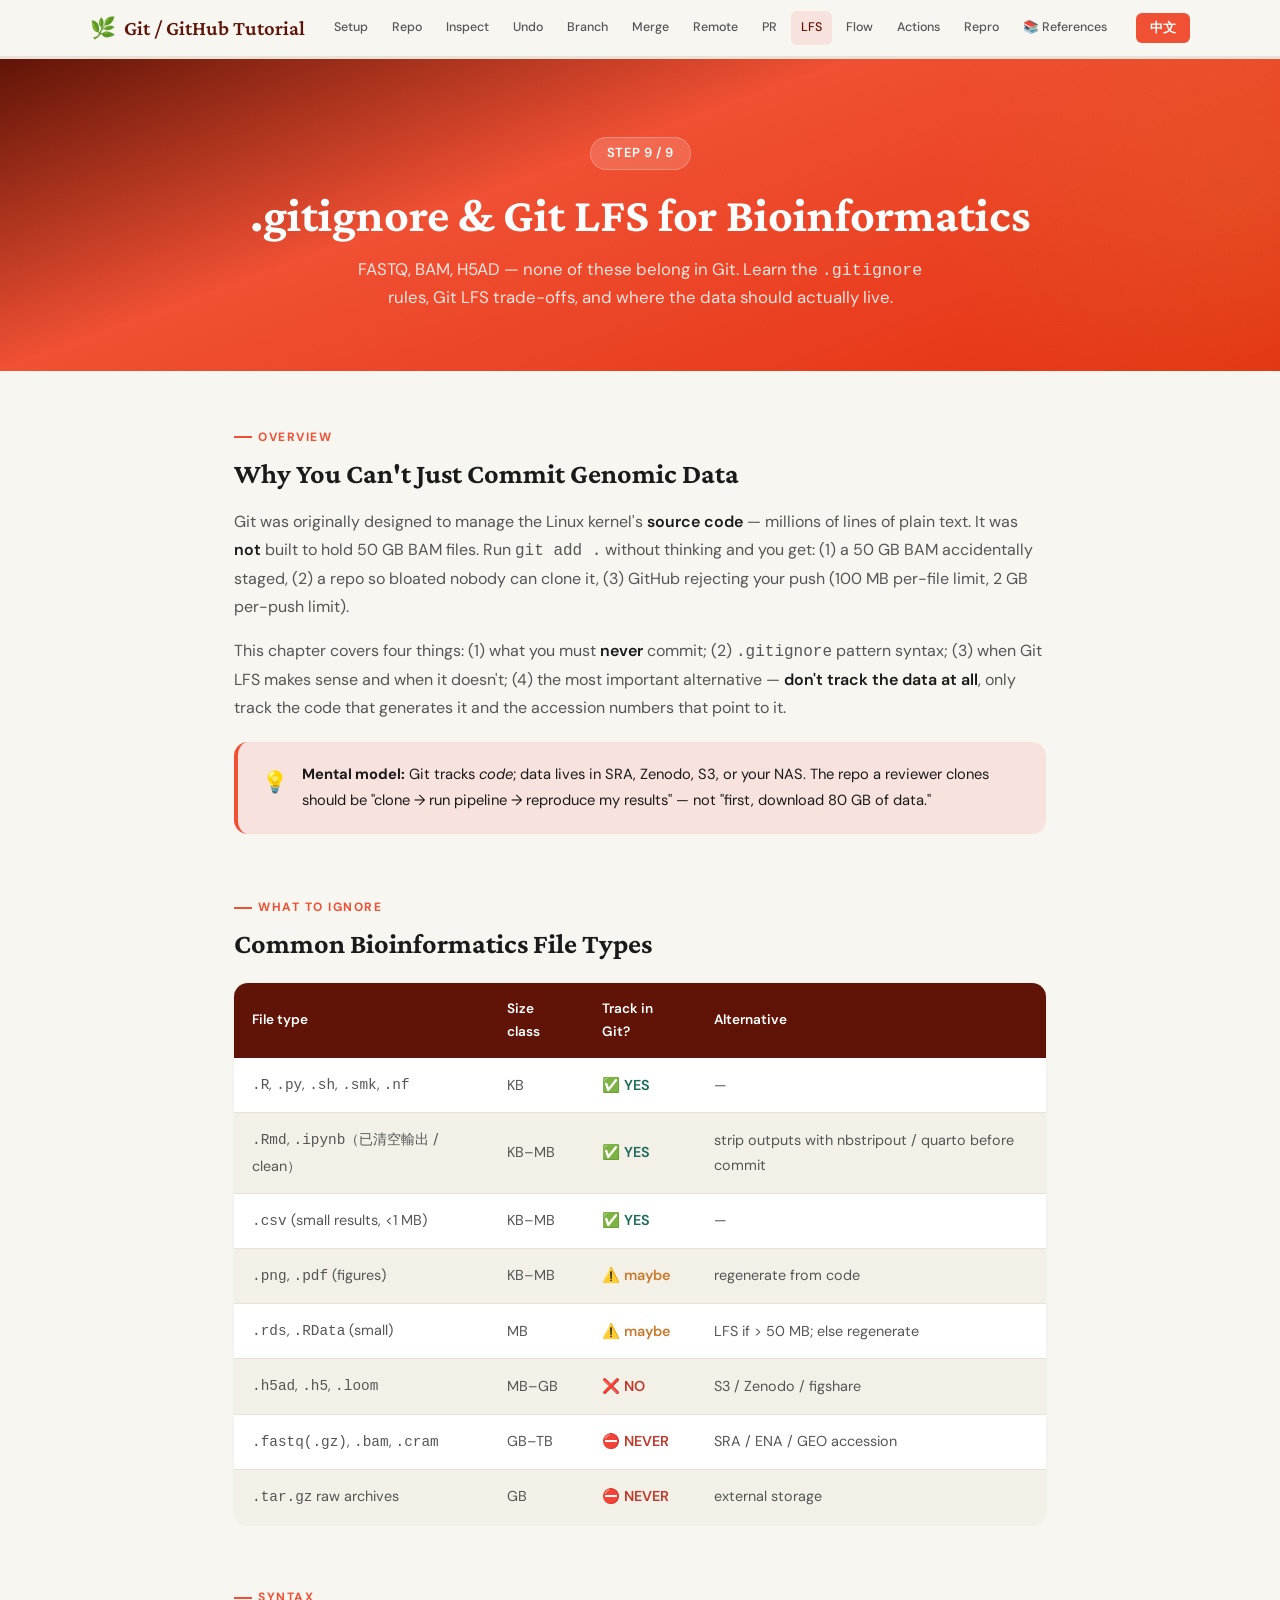
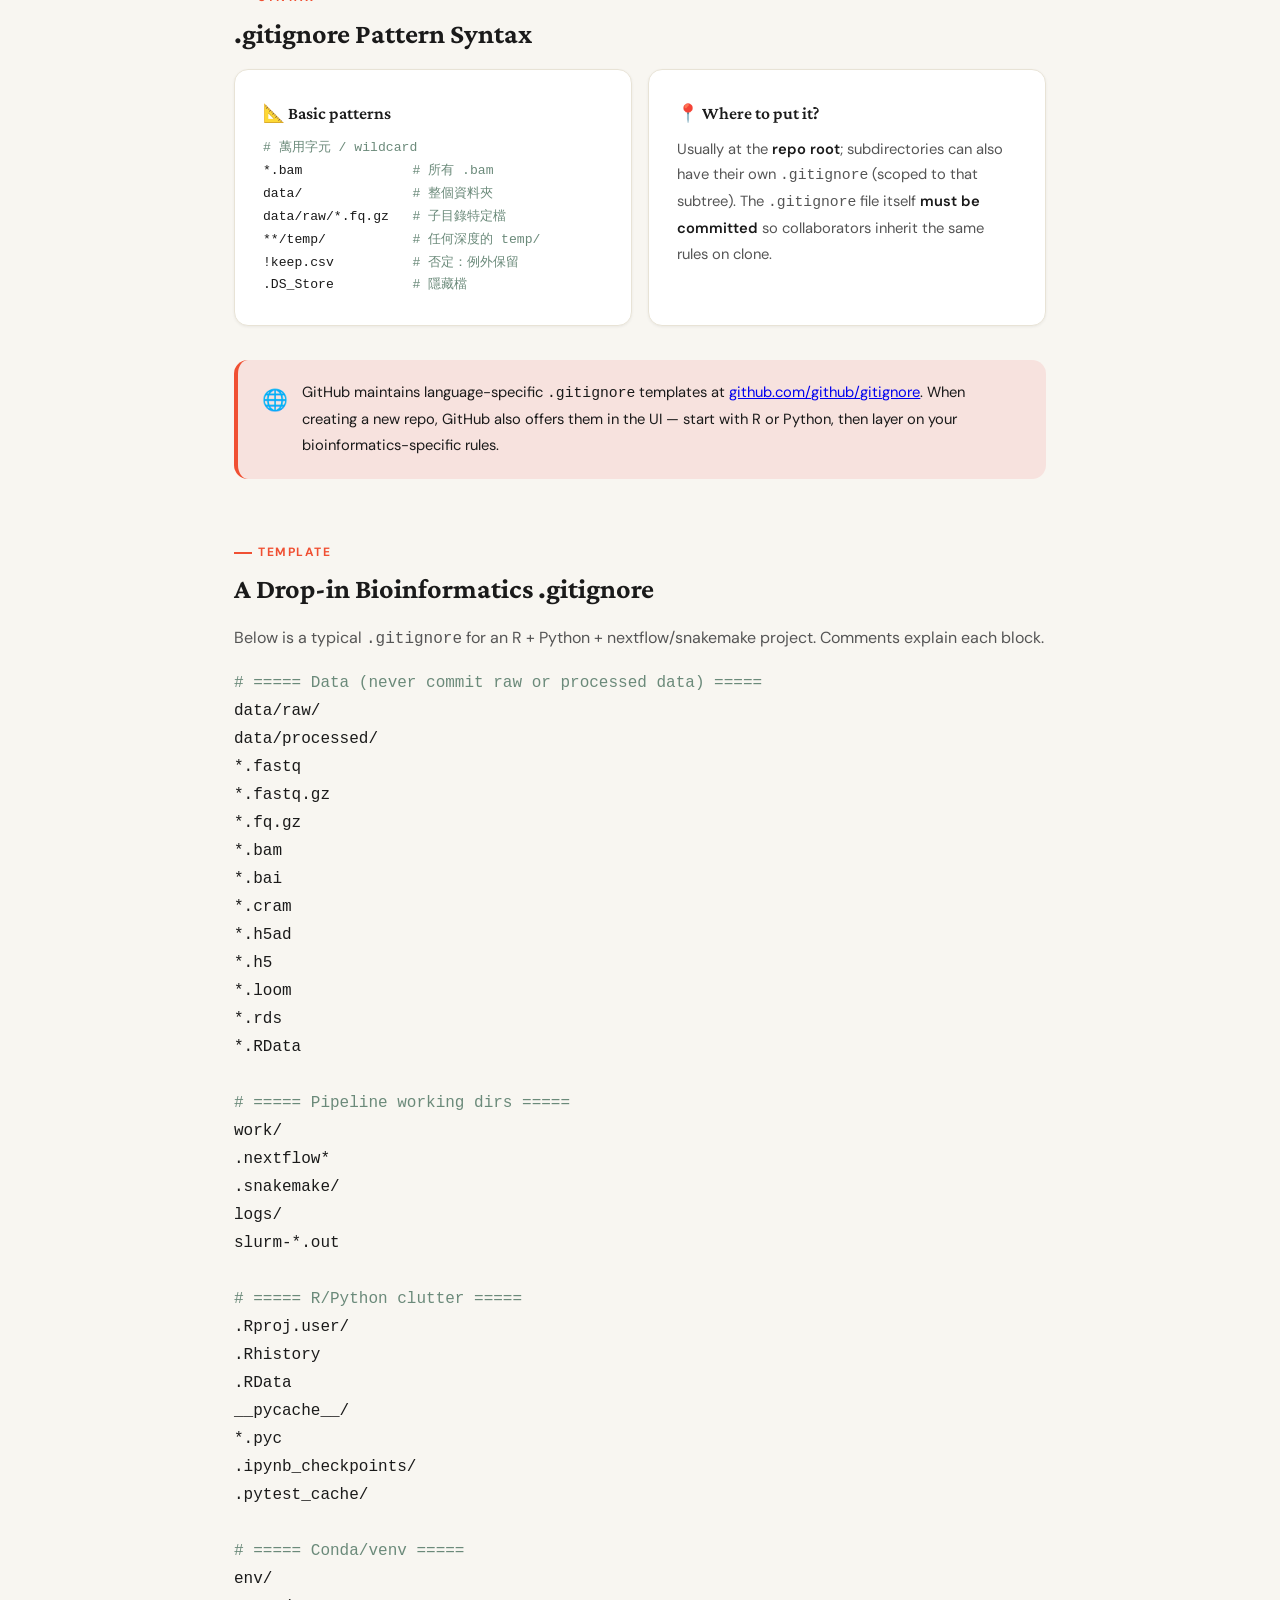
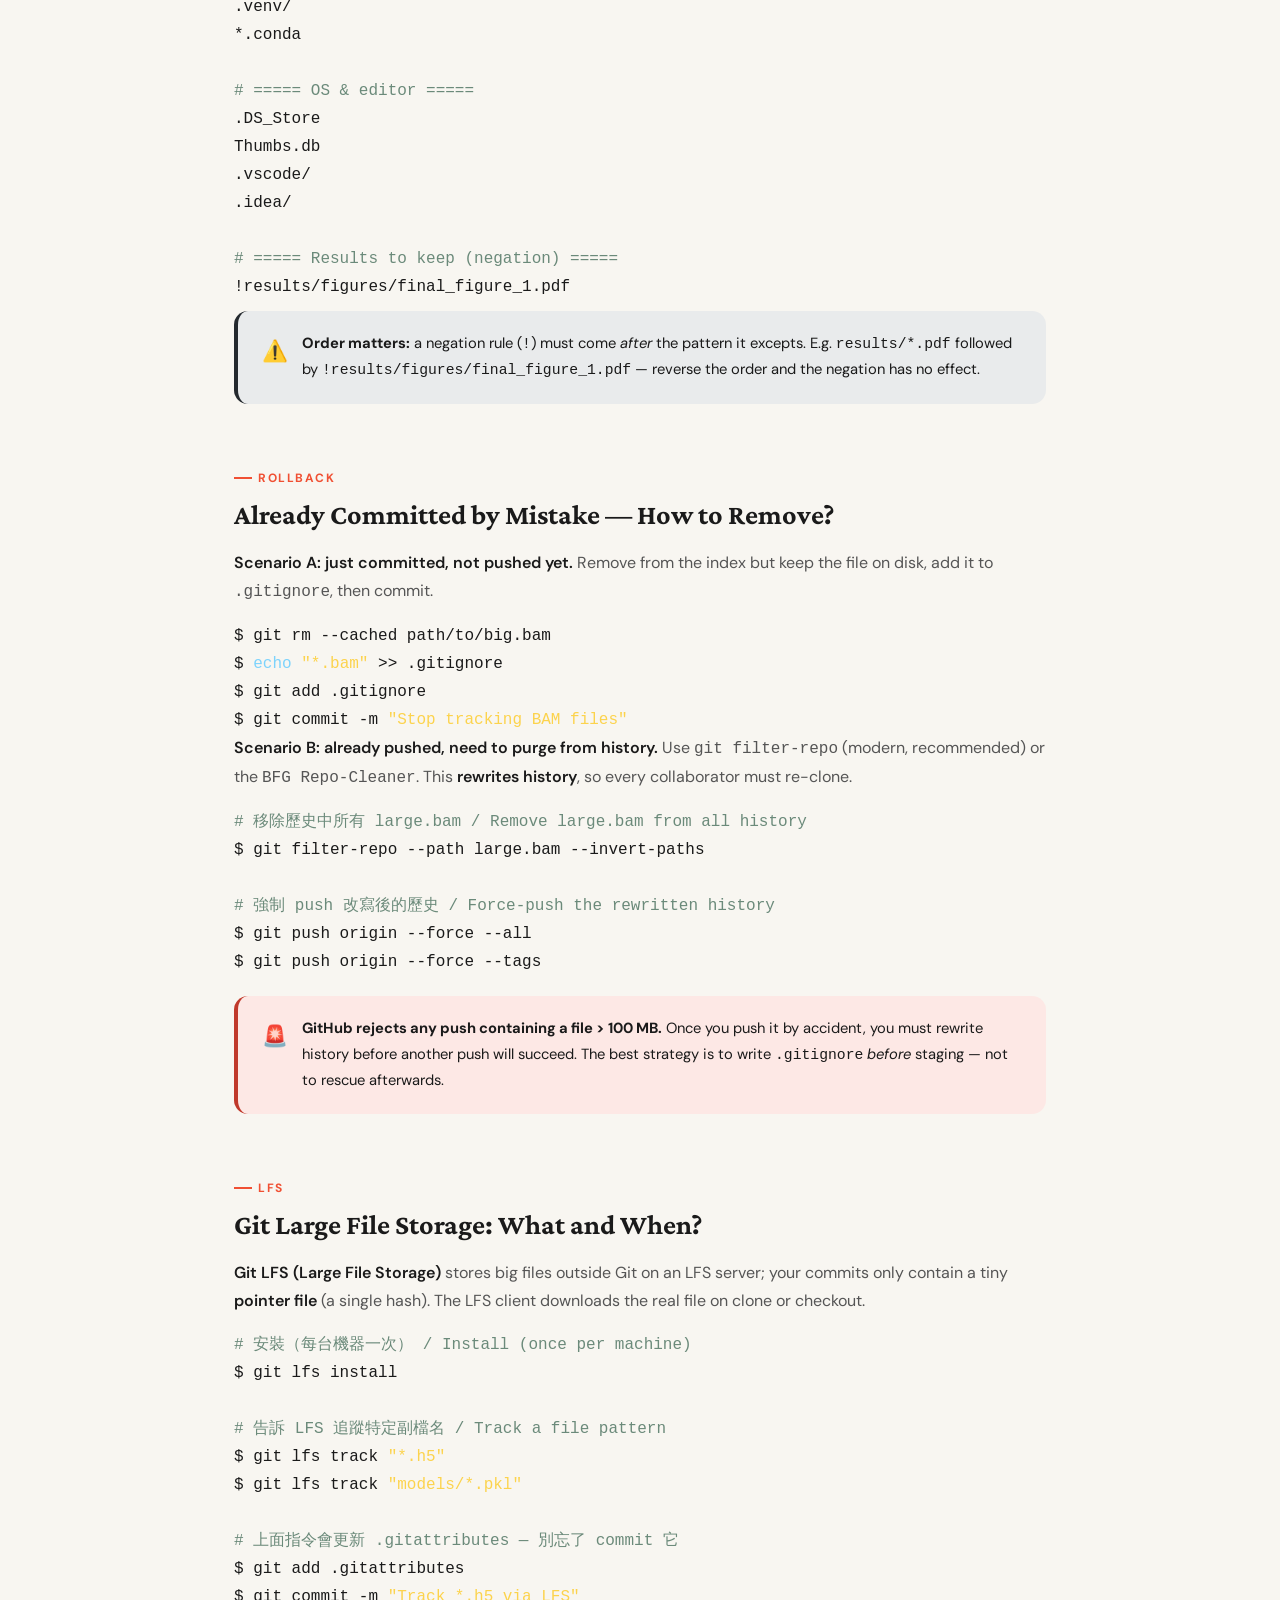
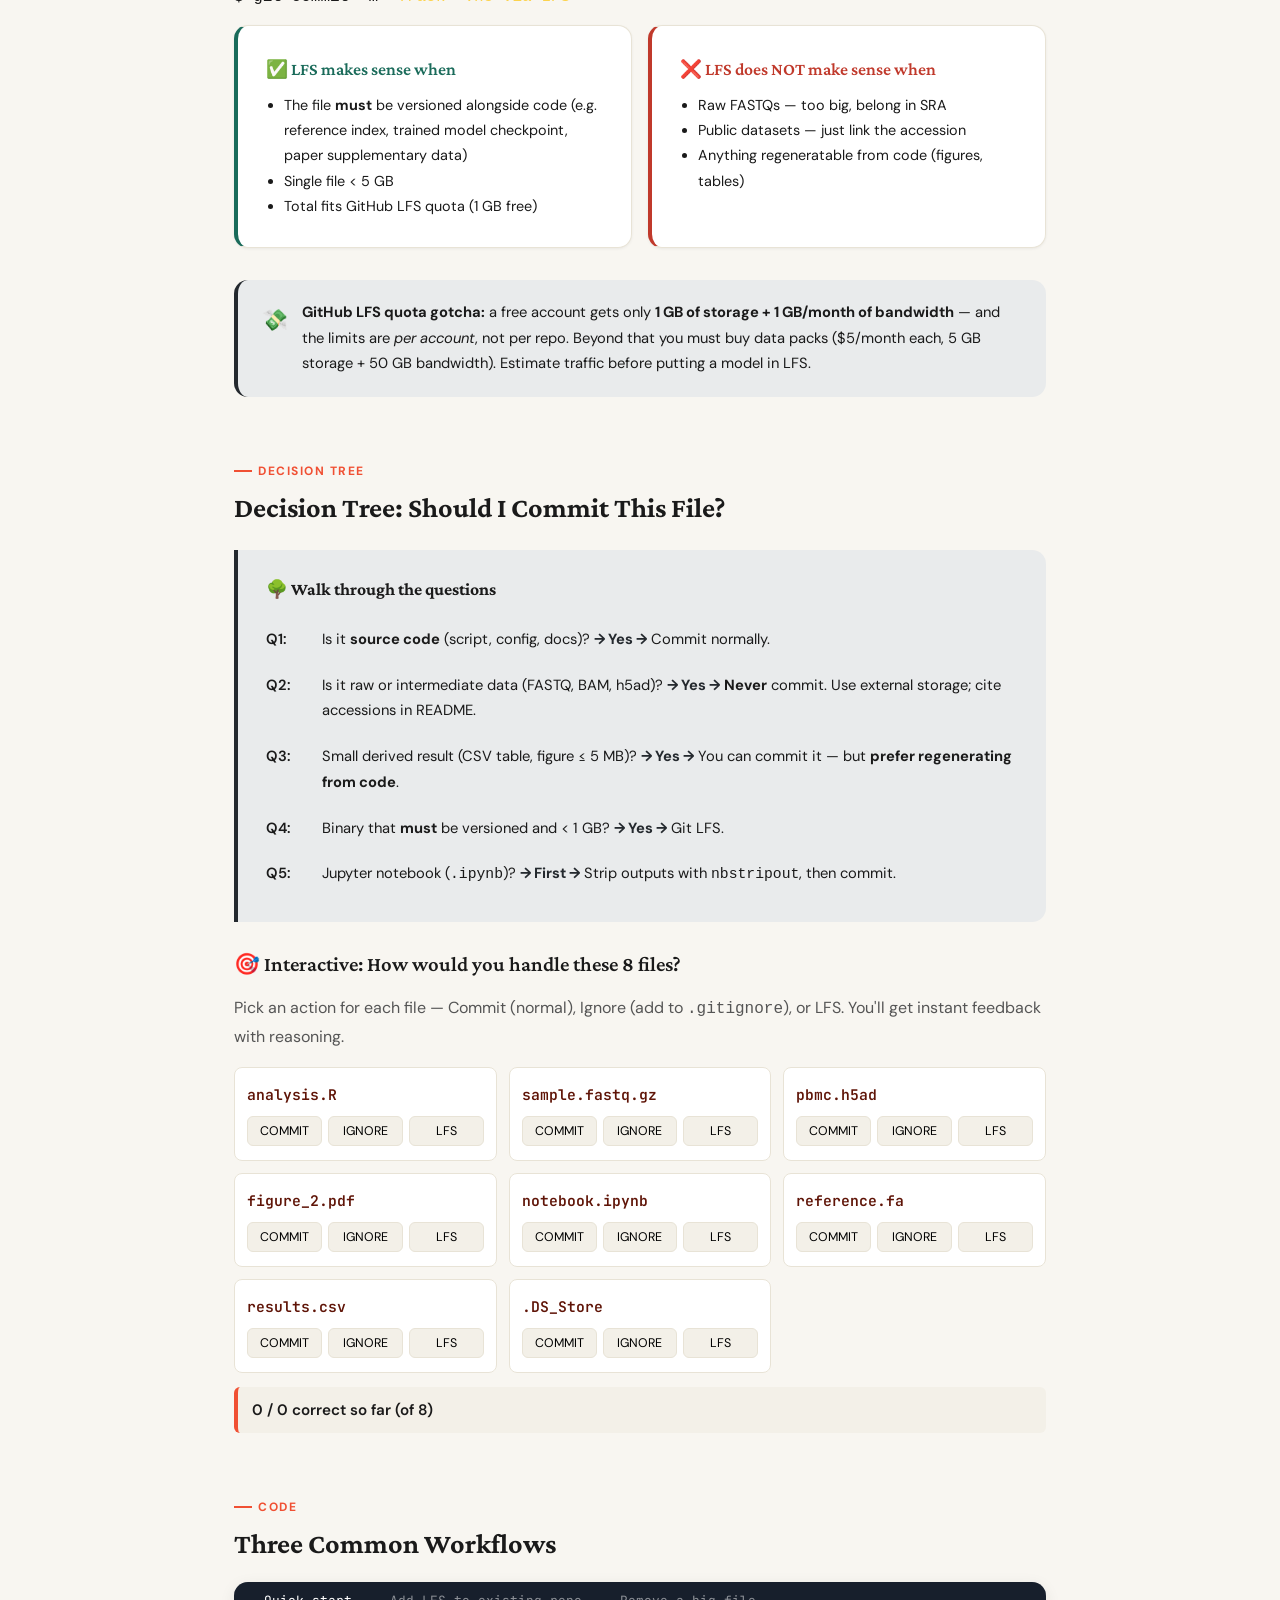
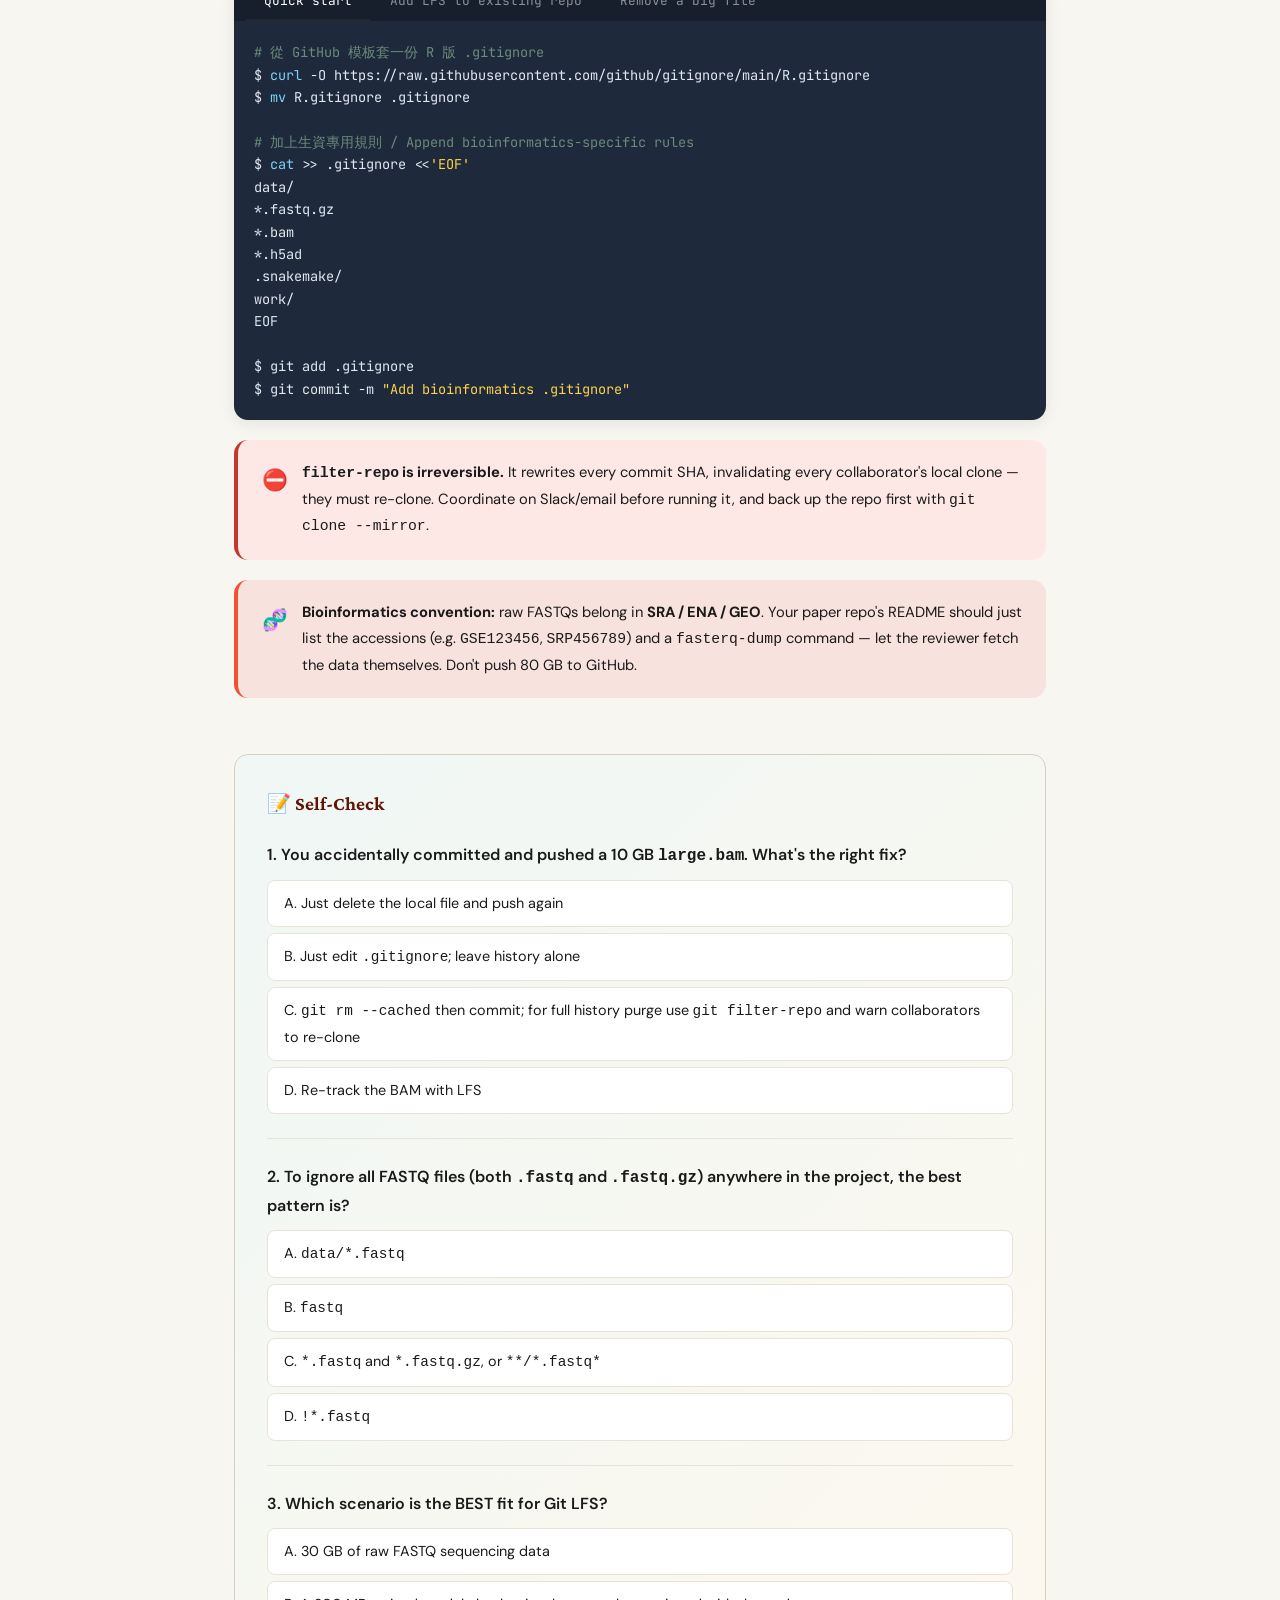
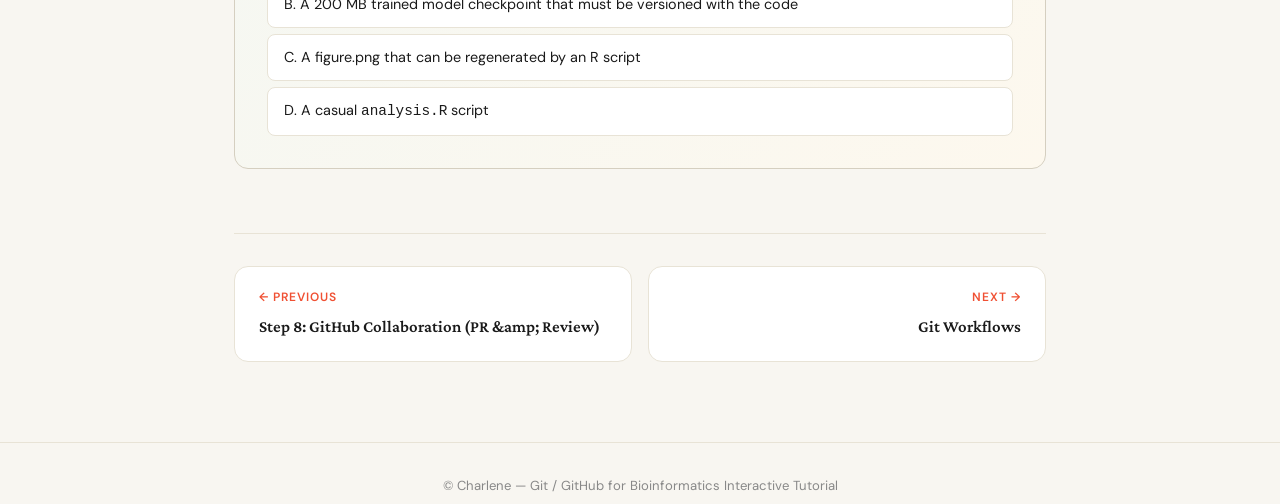
<file: gitignore-lfs.html>
<!DOCTYPE html><html lang="zh-Hant"><head><meta charset="UTF-8"><meta name="viewport" content="width=device-width,initial-scale=1.0">
<title>Step 9: .gitignore &amp; Git LFS — Git Tutorial</title>
<link rel="stylesheet" href="styles.css">
</head><body>
<nav class="top-nav"><div class="top-nav-inner">
  <a href="index.html" class="top-nav-brand"><span>🌿</span> <span data-zh="Git / GitHub 教學" data-en="Git / GitHub Tutorial">Git / GitHub 教學</span></a>
  <ul class="top-nav-links">
    <li><a href="setup.html">Setup</a></li><li><a href="repo-basics.html">Repo</a></li><li><a href="inspecting.html">Inspect</a></li><li><a href="undoing.html">Undo</a></li><li><a href="branching.html">Branch</a></li><li><a href="merge-rebase.html">Merge</a></li><li><a href="remotes.html">Remote</a></li><li><a href="collaboration.html">PR</a></li><li><a href="gitignore-lfs.html" class="active">LFS</a></li><li><a href="workflows.html">Flow</a></li><li><a href="actions.html">Actions</a></li><li><a href="reproducibility.html">Repro</a></li>
    <li><a href="references/index.html" data-zh="📚 參考資料" data-en="📚 References">📚 參考資料</a></li>
  </ul>
</div></nav>
<div class="progress-bar-container"><div class="progress-bar" id="progressBar"></div></div>
<header class="page-hero"><div class="step-badge">STEP 9 / 9</div>
<h1 data-zh=".gitignore &amp; Git LFS（生物資訊版）" data-en=".gitignore &amp; Git LFS for Bioinformatics">.gitignore &amp; Git LFS（生物資訊版）</h1>
<p class="subtitle" data-lang="zh">FASTQ、BAM、H5AD 都不該丟進 Git——學會 <code>.gitignore</code> 規則、Git LFS 的取捨，以及該存到哪。</p>
<p class="subtitle" data-lang="en">FASTQ, BAM, H5AD — none of these belong in Git. Learn the <code>.gitignore</code> rules, Git LFS trade-offs, and where the data should actually live.</p>
</header>
<main class="content-wrap">

<!-- ===== Section 1: Overview ===== -->
<section class="section">
<div class="section-label" data-zh="概覽" data-en="OVERVIEW">概覽</div>
<h2 data-zh="為什麼基因體資料不能直接 commit？" data-en="Why You Can't Just Commit Genomic Data">為什麼基因體資料不能直接 commit？</h2>
<div data-lang="zh">
<p>Git 當初是為了管理 Linux 核心的<strong>原始碼</strong>而設計——幾百萬行純文字。它<strong>不是為了存 50 GB 的 BAM 檔</strong>而生的。沒有規劃就 <code>git add .</code> 的下場：(1) 不小心把一個 50 GB BAM 加進去，(2) repo 體積爆炸到無法 clone，(3) GitHub 直接拒絕你的 push（單一檔案上限 100 MB、push 上限 2 GB）。</p>
<p>本章涵蓋四件事：(1) <strong>什麼絕對不要 commit</strong>；(2) <code>.gitignore</code> 規則語法；(3) Git LFS 何時值得開、何時不值得；(4) 最重要的替代方案——<strong>不要追蹤資料</strong>，只追蹤產生資料的程式碼與 accession 編號。</p>
</div>
<div data-lang="en">
<p>Git was originally designed to manage the Linux kernel's <strong>source code</strong> — millions of lines of plain text. It was <strong>not</strong> built to hold 50 GB BAM files. Run <code>git add .</code> without thinking and you get: (1) a 50 GB BAM accidentally staged, (2) a repo so bloated nobody can clone it, (3) GitHub rejecting your push (100 MB per-file limit, 2 GB per-push limit).</p>
<p>This chapter covers four things: (1) what you must <strong>never</strong> commit; (2) <code>.gitignore</code> pattern syntax; (3) when Git LFS makes sense and when it doesn't; (4) the most important alternative — <strong>don't track the data at all</strong>, only track the code that generates it and the accession numbers that point to it.</p>
</div>
<div class="callout tip"><span class="callout-icon">💡</span><div>
<span data-lang="zh"><strong>核心心法：</strong>Git 追蹤<em>程式碼</em>，資料用 SRA / Zenodo / S3 / NAS 存。論文 reviewer 看到的 repo，應該是「clone 下來、跑 pipeline、複現我的結果」——不是「請先下載 80 GB 才能開始」。</span>
<span data-lang="en"><strong>Mental model:</strong> Git tracks <em>code</em>; data lives in SRA, Zenodo, S3, or your NAS. The repo a reviewer clones should be "clone → run pipeline → reproduce my results" — not "first, download 80 GB of data."</span>
</div></div>
</section>

<!-- ===== Section 2: File-type table ===== -->
<section class="section">
<div class="section-label" data-zh="哪些檔案不該 commit" data-en="WHAT TO IGNORE">哪些檔案不該 commit</div>
<h2 data-zh="生物資訊常見檔案分類" data-en="Common Bioinformatics File Types">生物資訊常見檔案分類</h2>
<table class="comp-table">
<thead><tr>
<th data-zh="檔案類型" data-en="File type">File type</th>
<th data-zh="大小級距" data-en="Size class">Size</th>
<th data-zh="進 Git？" data-en="Track in Git?">Track?</th>
<th data-zh="替代方案" data-en="Alternative">Alternative</th>
</tr></thead>
<tbody>
<tr><td><code>.R</code>, <code>.py</code>, <code>.sh</code>, <code>.smk</code>, <code>.nf</code></td><td>KB</td><td><span style="color:#1a6b5a;font-weight:600">✅ YES</span></td><td>—</td></tr>
<tr><td><code>.Rmd</code>, <code>.ipynb</code>（已清空輸出 / clean）</td><td>KB–MB</td><td><span style="color:#1a6b5a;font-weight:600">✅ YES</span></td><td data-zh="commit 前用 nbstripout / quarto 清空輸出" data-en="strip outputs with nbstripout / quarto before commit">nbstripout / quarto</td></tr>
<tr><td><code>.csv</code> <span data-zh="（小結果，&lt;1 MB）" data-en="(small results, &lt;1 MB)">(small, &lt;1 MB)</span></td><td>KB–MB</td><td><span style="color:#1a6b5a;font-weight:600">✅ YES</span></td><td>—</td></tr>
<tr><td><code>.png</code>, <code>.pdf</code> <span data-zh="（圖表）" data-en="(figures)">(figures)</span></td><td>KB–MB</td><td><span style="color:#c97a2c;font-weight:600">⚠️ maybe</span></td><td data-zh="改用程式碼重新產生" data-en="regenerate from code">regenerate from code</td></tr>
<tr><td><code>.rds</code>, <code>.RData</code> <span data-zh="（小）" data-en="(small)">(small)</span></td><td>MB</td><td><span style="color:#c97a2c;font-weight:600">⚠️ maybe</span></td><td data-zh="&gt;50 MB 用 LFS；否則重跑" data-en="LFS if &gt; 50 MB; else regenerate">LFS or regenerate</td></tr>
<tr><td><code>.h5ad</code>, <code>.h5</code>, <code>.loom</code></td><td>MB–GB</td><td><span style="color:#c0392b;font-weight:600">❌ NO</span></td><td>S3 / Zenodo / figshare</td></tr>
<tr><td><code>.fastq(.gz)</code>, <code>.bam</code>, <code>.cram</code></td><td>GB–TB</td><td><span style="color:#c0392b;font-weight:600">⛔ NEVER</span></td><td>SRA / ENA / GEO accession</td></tr>
<tr><td><code>.tar.gz</code> <span data-zh="原始打包" data-en="raw archives">raw archives</span></td><td>GB</td><td><span style="color:#c0392b;font-weight:600">⛔ NEVER</span></td><td data-zh="外部儲存" data-en="external storage">external</td></tr>
</tbody></table>
</section>

<!-- ===== Section 3: .gitignore syntax ===== -->
<section class="section">
<div class="section-label" data-zh="語法" data-en="SYNTAX">語法</div>
<h2 data-zh=".gitignore 規則語法" data-en=".gitignore Pattern Syntax">.gitignore 規則語法</h2>
<div class="card-grid cols-2">
<div class="card"><h4>📐 <span data-zh="基本 pattern" data-en="Basic patterns">基本 pattern</span></h4>
<pre style="margin:0;font-size:.82rem"><span class="comment"># 萬用字元 / wildcard</span>
*.bam              <span class="comment"># 所有 .bam</span>
data/              <span class="comment"># 整個資料夾</span>
data/raw/*.fq.gz   <span class="comment"># 子目錄特定檔</span>
**/temp/           <span class="comment"># 任何深度的 temp/</span>
!keep.csv          <span class="comment"># 否定：例外保留</span>
.DS_Store          <span class="comment"># 隱藏檔</span></pre>
</div>
<div class="card"><h4>📍 <span data-zh="放在哪？" data-en="Where to put it?">放在哪？</span></h4>
<div data-lang="zh"><p>通常放 <strong>repo 根目錄</strong>；子目錄也可以放各自的 <code>.gitignore</code>（規則只影響該子樹）。<code>.gitignore</code> 本身<strong>要被 commit</strong>——這樣協作者 clone 後也繼承同一份 ignore 規則。</p></div>
<div data-lang="en"><p>Usually at the <strong>repo root</strong>; subdirectories can also have their own <code>.gitignore</code> (scoped to that subtree). The <code>.gitignore</code> file itself <strong>must be committed</strong> so collaborators inherit the same rules on clone.</p></div>
</div>
</div>
<div class="callout tip" style="margin-top:14px"><span class="callout-icon">🌐</span><div>
<span data-lang="zh">GitHub 在 <a href="https://github.com/github/gitignore">github.com/github/gitignore</a> 維護各種語言的 <code>.gitignore</code> 模板。新 repo 時 GitHub 介面也會問你要不要套用——R、Python 都有現成版本，直接套再加生資專用規則最快。</span>
<span data-lang="en">GitHub maintains language-specific <code>.gitignore</code> templates at <a href="https://github.com/github/gitignore">github.com/github/gitignore</a>. When creating a new repo, GitHub also offers them in the UI — start with R or Python, then layer on your bioinformatics-specific rules.</span>
</div></div>
</section>

<!-- ===== Section 4: Template .gitignore ===== -->
<section class="section">
<div class="section-label" data-zh="範本" data-en="TEMPLATE">生物資訊 .gitignore 範本</div>
<h2 data-zh="可直接套用的範本" data-en="A Drop-in Bioinformatics .gitignore">一份可直接套用的 .gitignore</h2>
<div data-lang="zh"><p>下方是一個常見的 R + Python + nextflow / snakemake 專案 <code>.gitignore</code>。註解標出每段為什麼這樣寫。</p></div>
<div data-lang="en"><p>Below is a typical <code>.gitignore</code> for an R + Python + nextflow/snakemake project. Comments explain each block.</p></div>
<pre><span class="comment"># ===== Data (never commit raw or processed data) =====</span>
data/raw/
data/processed/
*.fastq
*.fastq.gz
*.fq.gz
*.bam
*.bai
*.cram
*.h5ad
*.h5
*.loom
*.rds
*.RData

<span class="comment"># ===== Pipeline working dirs =====</span>
work/
.nextflow*
.snakemake/
logs/
slurm-*.out

<span class="comment"># ===== R/Python clutter =====</span>
.Rproj.user/
.Rhistory
.RData
__pycache__/
*.pyc
.ipynb_checkpoints/
.pytest_cache/

<span class="comment"># ===== Conda/venv =====</span>
env/
.venv/
*.conda

<span class="comment"># ===== OS &amp; editor =====</span>
.DS_Store
Thumbs.db
.vscode/
.idea/

<span class="comment"># ===== Results to keep (negation) =====</span>
!results/figures/final_figure_1.pdf
</pre>
<div class="callout warn" style="margin-top:10px"><span class="callout-icon">⚠️</span><div>
<span data-lang="zh"><strong>順序很重要：</strong>否定規則（<code>!</code>）必須在它要例外的 pattern <em>之後</em>。例如 <code>results/*.pdf</code> + <code>!results/figures/final_figure_1.pdf</code>，順序顛倒會失效。</span>
<span data-lang="en"><strong>Order matters:</strong> a negation rule (<code>!</code>) must come <em>after</em> the pattern it excepts. E.g. <code>results/*.pdf</code> followed by <code>!results/figures/final_figure_1.pdf</code> — reverse the order and the negation has no effect.</span>
</div></div>
</section>

<!-- ===== Section 5: Already committed by mistake ===== -->
<section class="section">
<div class="section-label" data-zh="搶救" data-en="ROLLBACK">不小心 commit 了大檔，怎麼救？</div>
<h2 data-zh="已經 commit / push 才發現怎麼辦？" data-en="Already Committed by Mistake — How to Remove?">已經 commit / push 才發現怎麼辦？</h2>
<div data-lang="zh">
<p><strong>情境 A：剛 commit、還沒 push。</strong>從 index 移除但保留磁碟上的檔案，加進 <code>.gitignore</code>，再 commit。</p>
</div>
<div data-lang="en">
<p><strong>Scenario A: just committed, not pushed yet.</strong> Remove from the index but keep the file on disk, add it to <code>.gitignore</code>, then commit.</p>
</div>
<pre>$ git rm --cached path/to/big.bam
$ <span class="func">echo</span> <span class="str">"*.bam"</span> &gt;&gt; .gitignore
$ git add .gitignore
$ git commit -m <span class="str">"Stop tracking BAM files"</span>
</pre>
<div data-lang="zh">
<p><strong>情境 B：已經 push、需要從歷史中徹底清除。</strong>使用 <code>git filter-repo</code>（現代推薦）或 <code>BFG Repo-Cleaner</code>。注意：這會<strong>改寫歷史</strong>，所有協作者必須重新 clone。</p>
</div>
<div data-lang="en">
<p><strong>Scenario B: already pushed, need to purge from history.</strong> Use <code>git filter-repo</code> (modern, recommended) or the <code>BFG Repo-Cleaner</code>. This <strong>rewrites history</strong>, so every collaborator must re-clone.</p>
</div>
<pre><span class="comment"># 移除歷史中所有 large.bam / Remove large.bam from all history</span>
$ git filter-repo --path large.bam --invert-paths

<span class="comment"># 強制 push 改寫後的歷史 / Force-push the rewritten history</span>
$ git push origin --force --all
$ git push origin --force --tags
</pre>
<div class="callout danger"><span class="callout-icon">🚨</span><div>
<span data-lang="zh"><strong>GitHub 拒絕 &gt; 100 MB 的單檔！</strong> 一旦不小心 push，你必須先 rewrite history 才能再次 push。所以最好的策略是<strong>事前 <code>.gitignore</code> 寫好</strong>，而不是事後挽救。</span>
<span data-lang="en"><strong>GitHub rejects any push containing a file &gt; 100 MB.</strong> Once you push it by accident, you must rewrite history before another push will succeed. The best strategy is to write <code>.gitignore</code> <em>before</em> staging — not to rescue afterwards.</span>
</div></div>
</section>

<!-- ===== Section 6: Git LFS ===== -->
<section class="section">
<div class="section-label" data-zh="Git LFS" data-en="LFS">Git LFS</div>
<h2 data-zh="Git LFS 是什麼？什麼時候用？" data-en="Git Large File Storage: What and When?">Git LFS 是什麼？什麼時候用？</h2>
<div data-lang="zh">
<p><strong>Git LFS (Large File Storage)</strong>：把大檔存到外部 server，repo 內只留一個小小的 <strong>pointer file</strong>（一行 hash）。Clone 時 LFS client 才會去下載真正的檔案。</p>
</div>
<div data-lang="en">
<p><strong>Git LFS (Large File Storage)</strong> stores big files outside Git on an LFS server; your commits only contain a tiny <strong>pointer file</strong> (a single hash). The LFS client downloads the real file on clone or checkout.</p>
</div>
<pre><span class="comment"># 安裝（每台機器一次） / Install (once per machine)</span>
$ git lfs install

<span class="comment"># 告訴 LFS 追蹤特定副檔名 / Track a file pattern</span>
$ git lfs track <span class="str">"*.h5"</span>
$ git lfs track <span class="str">"models/*.pkl"</span>

<span class="comment"># 上面指令會更新 .gitattributes — 別忘了 commit 它</span>
$ git add .gitattributes
$ git commit -m <span class="str">"Track *.h5 via LFS"</span>
</pre>
<div class="card-grid cols-2" style="margin-top:14px">
<div class="card" style="border-left:4px solid #1a6b5a"><h4 style="color:#1a6b5a">✅ <span data-zh="LFS 適合" data-en="LFS makes sense when">LFS 適合的情況</span></h4>
<div data-lang="zh"><ul style="margin:6px 0 0 18px;padding:0;font-size:.9rem">
<li>檔案<strong>必須</strong>跟程式碼一起版本化（例如參考索引、訓練好的 model checkpoint、論文 supplementary）</li>
<li>單檔 &lt; 5 GB</li>
<li>總量符合 GitHub LFS 配額（免費 1 GB）</li>
</ul></div>
<div data-lang="en"><ul style="margin:6px 0 0 18px;padding:0;font-size:.9rem">
<li>The file <strong>must</strong> be versioned alongside code (e.g. reference index, trained model checkpoint, paper supplementary data)</li>
<li>Single file &lt; 5 GB</li>
<li>Total fits GitHub LFS quota (1 GB free)</li>
</ul></div>
</div>
<div class="card" style="border-left:4px solid #c0392b"><h4 style="color:#c0392b">❌ <span data-zh="LFS 不適合" data-en="LFS does NOT make sense when">LFS 不適合的情況</span></h4>
<div data-lang="zh"><ul style="margin:6px 0 0 18px;padding:0;font-size:.9rem">
<li>原始 FASTQ — 太大、應該在 SRA</li>
<li>公開資料集 — 用 accession 連結即可</li>
<li>可以由程式重新產生的檔案（圖、表）</li>
</ul></div>
<div data-lang="en"><ul style="margin:6px 0 0 18px;padding:0;font-size:.9rem">
<li>Raw FASTQs — too big, belong in SRA</li>
<li>Public datasets — just link the accession</li>
<li>Anything regeneratable from code (figures, tables)</li>
</ul></div>
</div>
</div>
<div class="callout warn" style="margin-top:12px"><span class="callout-icon">💸</span><div>
<span data-lang="zh"><strong>GitHub LFS 配額地雷：</strong>免費帳號只有 <strong>1 GB 儲存 + 1 GB / 月頻寬</strong>——而且是「整個帳號」共享，不是每個 repo。超過後必須買 data pack（每包 $5/月，5 GB 儲存 + 50 GB 頻寬）。把 model 放進 LFS 前先估算流量。</span>
<span data-lang="en"><strong>GitHub LFS quota gotcha:</strong> a free account gets only <strong>1 GB of storage + 1 GB/month of bandwidth</strong> — and the limits are <em>per account</em>, not per repo. Beyond that you must buy data packs ($5/month each, 5 GB storage + 50 GB bandwidth). Estimate traffic before putting a model in LFS.</span>
</div></div>
</section>

<!-- ===== Section 7: Decision tree + interactive ===== -->
<section class="section">
<div class="section-label" data-zh="決策流程" data-en="DECISION TREE">這檔案到底該不該 commit？</div>
<h2 data-zh="決策流程：Should I commit this file?" data-en="Decision Tree: Should I Commit This File?">決策流程：Should I commit this file?</h2>
<div class="decision-tree">
<h4>🌳 <span data-zh="逐項判斷" data-en="Walk through the questions">逐項判斷</span></h4>
<div data-lang="zh">
<div class="dt-node"><span class="dt-q">Q1:</span><div>是<strong>原始碼</strong>（script、config、文件）？<span class="dt-arrow">→ 是 →</span> 正常 commit。</div></div>
<div class="dt-node"><span class="dt-q">Q2:</span><div>是原始或中間資料（FASTQ、BAM、h5ad）？<span class="dt-arrow">→ 是 →</span> <strong>絕對不</strong> commit；放外部儲存、README 寫 accession。</div></div>
<div class="dt-node"><span class="dt-q">Q3:</span><div>是小型衍生結果（CSV 表、≤ 5 MB 圖）？<span class="dt-arrow">→ 是 →</span> 可以 commit，但<strong>優先考慮從程式重新產生</strong>。</div></div>
<div class="dt-node"><span class="dt-q">Q4:</span><div>是<strong>必須</strong>版本化的二進位檔且 &lt; 1 GB？<span class="dt-arrow">→ 是 →</span> 用 Git LFS。</div></div>
<div class="dt-node"><span class="dt-q">Q5:</span><div>是 Jupyter notebook（<code>.ipynb</code>）？<span class="dt-arrow">→ 先做 →</span> <code>nbstripout</code> 清掉 output 再 commit。</div></div>
</div>
<div data-lang="en">
<div class="dt-node"><span class="dt-q">Q1:</span><div>Is it <strong>source code</strong> (script, config, docs)? <span class="dt-arrow">→ Yes →</span> Commit normally.</div></div>
<div class="dt-node"><span class="dt-q">Q2:</span><div>Is it raw or intermediate data (FASTQ, BAM, h5ad)? <span class="dt-arrow">→ Yes →</span> <strong>Never</strong> commit. Use external storage; cite accessions in README.</div></div>
<div class="dt-node"><span class="dt-q">Q3:</span><div>Small derived result (CSV table, figure ≤ 5 MB)? <span class="dt-arrow">→ Yes →</span> You can commit it — but <strong>prefer regenerating from code</strong>.</div></div>
<div class="dt-node"><span class="dt-q">Q4:</span><div>Binary that <strong>must</strong> be versioned and &lt; 1 GB? <span class="dt-arrow">→ Yes →</span> Git LFS.</div></div>
<div class="dt-node"><span class="dt-q">Q5:</span><div>Jupyter notebook (<code>.ipynb</code>)? <span class="dt-arrow">→ First →</span> Strip outputs with <code>nbstripout</code>, then commit.</div></div>
</div>
</div>

<h3 style="margin-top:24px" data-zh="🎯 互動：你會怎麼處理這 8 個檔案？" data-en="🎯 Interactive: How would you handle these 8 files?">🎯 互動：你會怎麼處理這 8 個檔案？</h3>
<div data-lang="zh"><p>點下面每張卡的按鈕做出選擇——Commit（正常 commit）、Ignore（加進 <code>.gitignore</code>）、或 LFS。馬上看到回饋與解釋。</p></div>
<div data-lang="en"><p>Pick an action for each file — Commit (normal), Ignore (add to <code>.gitignore</code>), or LFS. You'll get instant feedback with reasoning.</p></div>

<div id="classifierGrid" class="classifier-grid"></div>
<div class="classifier-score" id="classifierScore" data-zh="目前 0 / 0 答對" data-en="0 / 0 correct so far">目前 0 / 0 答對</div>
</section>

<!-- ===== Section 8: Code tabs ===== -->
<section class="section">
<div class="section-label" data-zh="完整程式碼" data-en="CODE">完整指令範例</div>
<h2 data-zh="實戰：三個常見場景" data-en="Three Common Workflows">實戰：三個常見場景</h2>
<div class="code-tabs"><div class="code-tab-btns">
  <button class="code-tab-btn active" onclick="switchTab(this,'quickstart')">Quick start</button>
  <button class="code-tab-btn" onclick="switchTab(this,'addlfs')">Add LFS to existing repo</button>
  <button class="code-tab-btn" onclick="switchTab(this,'rmbig')">Remove a big file</button>
</div>
<div class="code-tab-content active" id="quickstart"><pre><span class="comment"># 從 GitHub 模板套一份 R 版 .gitignore</span>
$ <span class="func">curl</span> -O https://raw.githubusercontent.com/github/gitignore/main/R.gitignore
$ <span class="func">mv</span> R.gitignore .gitignore

<span class="comment"># 加上生資專用規則 / Append bioinformatics-specific rules</span>
$ <span class="func">cat</span> &gt;&gt; .gitignore &lt;&lt;<span class="str">'EOF'</span>
data/
*.fastq.gz
*.bam
*.h5ad
.snakemake/
work/
EOF

$ git add .gitignore
$ git commit -m <span class="str">"Add bioinformatics .gitignore"</span></pre></div>

<div class="code-tab-content" id="addlfs"><pre><span class="comment"># 1. 安裝 LFS（每台機器一次） / Install LFS once per machine</span>
$ git lfs install

<span class="comment"># 2. 告訴 LFS 要追蹤哪些 pattern / Track patterns</span>
$ git lfs track <span class="str">"*.h5"</span>
$ git lfs track <span class="str">"models/*.pt"</span>

<span class="comment"># 3. commit .gitattributes（這是 LFS 自動產的）</span>
$ git add .gitattributes
$ git commit -m <span class="str">"Track *.h5 and model checkpoints via LFS"</span>

<span class="comment"># 4. 加入大檔，它會自動存進 LFS</span>
$ git add models/best.pt
$ git commit -m <span class="str">"Add trained model checkpoint"</span>
$ git push origin main

<span class="comment"># 確認 LFS 真的接管了哪些檔 / Verify which files LFS handles</span>
$ git lfs ls-files</pre></div>

<div class="code-tab-content" id="rmbig"><pre><span class="comment"># A. 還沒 push：從 index 移除、留磁碟、加進 .gitignore</span>
$ git rm --cached huge.bam
$ <span class="func">echo</span> <span class="str">"*.bam"</span> &gt;&gt; .gitignore
$ git add .gitignore
$ git commit -m <span class="str">"Stop tracking BAM files"</span>

<span class="comment"># B. 已 push：從歷史完整清除（會改寫 history）</span>
<span class="comment"># 安裝 git-filter-repo: pip install git-filter-repo</span>
$ git filter-repo --path huge.bam --invert-paths

<span class="comment"># 強制 push、告知所有協作者重新 clone</span>
$ git push origin --force --all
$ git push origin --force --tags

<span class="comment"># 釋放本地 .git 物件空間</span>
$ git reflog expire --expire=now --all
$ git gc --prune=now --aggressive</pre></div>
</div>

<div class="callout danger" style="margin-top:12px"><span class="callout-icon">⛔</span><div>
<span data-lang="zh"><strong>filter-repo 是不可逆操作！</strong>它改寫每個 commit 的 SHA，所有人之前 clone 的本地 repo 都失效，必須重新 clone。動手前先在 Slack / email 告知所有協作者，並備份 repo（<code>git clone --mirror</code>）。</span>
<span data-lang="en"><strong><code>filter-repo</code> is irreversible.</strong> It rewrites every commit SHA, invalidating every collaborator's local clone — they must re-clone. Coordinate on Slack/email before running it, and back up the repo first with <code>git clone --mirror</code>.</span>
</div></div>

<div class="callout tip" style="margin-top:10px"><span class="callout-icon">🧬</span><div>
<span data-lang="zh"><strong>生資現場慣例：</strong>FASTQ 原始資料屬於 <strong>SRA / ENA / GEO</strong>。論文 repo 的 README 只要列出 accession（如 <code>GSE123456</code>、<code>SRP456789</code>）和 <code>fasterq-dump</code> 指令，reviewer 自己拉就好——不要把 80 GB 塞進 GitHub。</span>
<span data-lang="en"><strong>Bioinformatics convention:</strong> raw FASTQs belong in <strong>SRA / ENA / GEO</strong>. Your paper repo's README should just list the accessions (e.g. <code>GSE123456</code>, <code>SRP456789</code>) and a <code>fasterq-dump</code> command — let the reviewer fetch the data themselves. Don't push 80 GB to GitHub.</span>
</div></div>
</section>

<!-- ===== Quiz ===== -->
<section class="quiz-section">
<h3>📝 <span data-zh="自我檢測" data-en="Self-Check">自我檢測</span></h3>
<div class="quiz-q" data-answer="2">
<p data-lang="zh">1. 你不小心 commit + push 了一個 10 GB 的 <code>large.bam</code>，最正確的處理流程是？</p>
<p data-lang="en">1. You accidentally committed and pushed a 10 GB <code>large.bam</code>. What's the right fix?</p>
<div class="quiz-options">
<div class="quiz-opt" data-idx="0"><span data-lang="zh">A. 直接刪掉本地檔案、重新 push</span><span data-lang="en">A. Just delete the local file and push again</span></div>
<div class="quiz-opt" data-idx="1"><span data-lang="zh">B. 改 <code>.gitignore</code> 就好，歷史不用動</span><span data-lang="en">B. Just edit <code>.gitignore</code>; leave history alone</span></div>
<div class="quiz-opt" data-idx="2"><span data-lang="zh">C. <code>git rm --cached</code> + commit；要徹底從歷史清除則用 <code>git filter-repo</code>，並通知所有協作者重新 clone</span><span data-lang="en">C. <code>git rm --cached</code> then commit; for full history purge use <code>git filter-repo</code> and warn collaborators to re-clone</span></div>
<div class="quiz-opt" data-idx="3"><span data-lang="zh">D. 把 BAM 用 LFS 重新追蹤</span><span data-lang="en">D. Re-track the BAM with LFS</span></div>
</div><div class="quiz-feedback" id="fb1"></div></div>

<div class="quiz-q" data-answer="2">
<p data-lang="zh">2. 想忽略「專案任何深度」的所有 FASTQ 檔（包括 <code>.fastq</code> 與 <code>.fastq.gz</code>），最好的 <code>.gitignore</code> 寫法是？</p>
<p data-lang="en">2. To ignore all FASTQ files (both <code>.fastq</code> and <code>.fastq.gz</code>) anywhere in the project, the best pattern is?</p>
<div class="quiz-options">
<div class="quiz-opt" data-idx="0"><span data-lang="zh">A. <code>data/*.fastq</code></span><span data-lang="en">A. <code>data/*.fastq</code></span></div>
<div class="quiz-opt" data-idx="1"><span data-lang="zh">B. <code>fastq</code></span><span data-lang="en">B. <code>fastq</code></span></div>
<div class="quiz-opt" data-idx="2"><span data-lang="zh">C. <code>*.fastq</code> 與 <code>*.fastq.gz</code>，或 <code>**/*.fastq*</code></span><span data-lang="en">C. <code>*.fastq</code> and <code>*.fastq.gz</code>, or <code>**/*.fastq*</code></span></div>
<div class="quiz-opt" data-idx="3"><span data-lang="zh">D. <code>!*.fastq</code></span><span data-lang="en">D. <code>!*.fastq</code></span></div>
</div><div class="quiz-feedback" id="fb2"></div></div>

<div class="quiz-q" data-answer="1">
<p data-lang="zh">3. 下面哪一個情境最適合用 Git LFS？</p>
<p data-lang="en">3. Which scenario is the BEST fit for Git LFS?</p>
<div class="quiz-options">
<div class="quiz-opt" data-idx="0"><span data-lang="zh">A. 30 GB 的原始 FASTQ 測序資料</span><span data-lang="en">A. 30 GB of raw FASTQ sequencing data</span></div>
<div class="quiz-opt" data-idx="1"><span data-lang="zh">B. 一個 200 MB 的 trained model checkpoint，必須跟程式版本綁在一起</span><span data-lang="en">B. A 200 MB trained model checkpoint that must be versioned with the code</span></div>
<div class="quiz-opt" data-idx="2"><span data-lang="zh">C. 一個可以從 R script 重新產生的 figure.png</span><span data-lang="en">C. A figure.png that can be regenerated by an R script</span></div>
<div class="quiz-opt" data-idx="3"><span data-lang="zh">D. 隨手寫的 <code>analysis.R</code></span><span data-lang="en">D. A casual <code>analysis.R</code> script</span></div>
</div><div class="quiz-feedback" id="fb3"></div></div>
</section>

<nav class="page-nav">
<a href="collaboration.html"><span class="nav-dir" data-zh="← 上一步" data-en="← Previous">← 上一步</span><span class="nav-title" data-zh="Step 8: GitHub 協作 (PR &amp;amp; Review)" data-en="Step 8: GitHub Collaboration (PR &amp;amp; Review)">Step 8: GitHub 協作 (PR &amp; Review)</span></a>
<a href="workflows.html"><span class="nav-dir" data-zh="下一步 →" data-en="Next →">下一步 →</span><span class="nav-title" data-zh="Git 工作流程 (Git Workflows)" data-en="Git Workflows">Git 工作流程 (Git Workflows)</span></a>
</nav>
</main>
<footer class="site-footer">© Charlene — Git / GitHub for Bioinformatics Interactive Tutorial</footer>
<script src="i18n.js"></script>
<style>
.classifier-grid{display:grid;grid-template-columns:repeat(auto-fill,minmax(220px,1fr));gap:12px;margin-top:10px}
.cls-card{background:var(--c-surface);border:1px solid var(--c-border-light);border-radius:var(--radius);padding:14px 12px;transition:var(--transition)}
.cls-card.answered{opacity:.95}
.cls-card .cls-file{font-family:var(--font-mono);font-size:.92rem;font-weight:600;color:var(--c-accent-dark);word-break:break-all;margin-bottom:8px}
.cls-card .cls-buttons{display:flex;gap:6px;flex-wrap:wrap}
.cls-card .cls-btn{flex:1;min-width:62px;background:var(--c-surface-alt);border:1px solid var(--c-border-light);border-radius:6px;padding:6px 4px;font-size:.78rem;font-family:inherit;cursor:pointer;transition:var(--transition)}
.cls-card .cls-btn:hover{border-color:var(--c-accent);background:#fff}
.cls-card .cls-btn.correct{background:#1a6b5a;color:#fff;border-color:#1a6b5a}
.cls-card .cls-btn.wrong{background:#c0392b;color:#fff;border-color:#c0392b}
.cls-card .cls-explain{font-size:.78rem;color:var(--c-ink-light);margin-top:8px;line-height:1.45;display:none}
.cls-card.answered .cls-explain{display:block}
.classifier-score{margin-top:14px;padding:10px 14px;background:var(--c-surface-alt);border-left:4px solid var(--c-accent);border-radius:6px;font-weight:600;font-size:.95rem}
</style>
<script>
window.addEventListener('scroll',()=>{const h=document.documentElement;document.getElementById('progressBar').style.width=(h.scrollTop/(h.scrollHeight-h.clientHeight))*100+'%';});
function switchTab(b,id){const p=b.closest('.code-tabs');p.querySelectorAll('.code-tab-btn').forEach(x=>x.classList.remove('active'));p.querySelectorAll('.code-tab-content').forEach(x=>x.classList.remove('active'));b.classList.add('active');document.getElementById(id).classList.add('active');}

// Classifier widget
const FILES=[
 {n:'analysis.R',a:'commit',zh:'純文字程式碼——正是 Git 設計的目的。',en:'Plain-text source code — exactly what Git is for.'},
 {n:'sample.fastq.gz',a:'ignore',zh:'原始測序資料常 GB 起跳，應放 SRA / NAS。',en:'Raw sequencing data is GBs; belongs in SRA / NAS.'},
 {n:'pbmc.h5ad',a:'ignore',zh:'單細胞物件常 1–10 GB，外部儲存（Zenodo / S3）。',en:'Single-cell objects are often 1–10 GB; use external storage.'},
 {n:'figure_2.pdf',a:'commit',zh:'小型衍生圖通常可以——最好同時保留產生它的 script。',en:'A small derived figure is OK — keep the script that produced it too.'},
 {n:'notebook.ipynb',a:'commit',zh:'可以 commit，但先用 nbstripout 清掉 output cell 再加。',en:'OK to commit, but strip output cells with nbstripout first.'},
 {n:'reference.fa',a:'lfs',zh:'參考基因組常 ~3 GB；若必須跟 pipeline 綁定，LFS 是選項（更建議用 conda / igenomes 從外部抓）。',en:'Reference genome ~3 GB; LFS works if it must travel with the pipeline (better: pull from conda / igenomes externally).'},
 {n:'results.csv',a:'commit',zh:'小型結果表（KB–MB）正常 commit。',en:'Small results table (KB–MB) — commit normally.'},
 {n:'.DS_Store',a:'ignore',zh:'macOS 自動產的垃圾檔，加進 <code>.gitignore</code>。',en:'macOS-generated junk — add to <code>.gitignore</code>.'}
];
const ACTIONS=['commit','ignore','lfs'];
const ACT_LABEL={zh:{commit:'Commit',ignore:'Ignore',lfs:'LFS'},en:{commit:'Commit',ignore:'Ignore',lfs:'LFS'}};
let score=0,answered=0;
function buildClassifier(){
  const grid=document.getElementById('classifierGrid');grid.innerHTML='';
  FILES.forEach((f,i)=>{
    const c=document.createElement('div');c.className='cls-card';c.dataset.idx=i;
    let btnHtml='';ACTIONS.forEach(a=>{btnHtml+=`<button class="cls-btn" data-act="${a}">${a.toUpperCase()}</button>`;});
    c.innerHTML=`<div class="cls-file">${f.n}</div><div class="cls-buttons">${btnHtml}</div><div class="cls-explain"></div>`;
    grid.appendChild(c);
  });
  grid.querySelectorAll('.cls-btn').forEach(b=>{
    b.addEventListener('click',()=>{
      const card=b.closest('.cls-card');if(card.classList.contains('answered'))return;
      const idx=+card.dataset.idx;const correct=FILES[idx].a===b.dataset.act;
      card.classList.add('answered');
      if(correct){b.classList.add('correct');score++;}
      else{b.classList.add('wrong');card.querySelector(`[data-act="${FILES[idx].a}"]`).classList.add('correct');}
      answered++;
      const L=I18n.get();const txt=L==='zh'?FILES[idx].zh:FILES[idx].en;
      card.querySelector('.cls-explain').innerHTML=(correct?'✅ ':'❌ ')+txt;
      updateScore();
    });
  });
  updateScore();
}
function updateScore(){
  const L=I18n.get();const el=document.getElementById('classifierScore');
  el.textContent=L==='zh'?`目前 ${score} / ${answered} 答對 (共 ${FILES.length} 題)`:`${score} / ${answered} correct so far (of ${FILES.length})`;
}
document.addEventListener('DOMContentLoaded',buildClassifier);
document.addEventListener('langchange',()=>{
  document.querySelectorAll('.cls-card.answered').forEach(c=>{
    const idx=+c.dataset.idx;const L=I18n.get();const txt=L==='zh'?FILES[idx].zh:FILES[idx].en;
    const ok=c.querySelector('.cls-btn.correct.wrong')?false:!c.querySelector('.cls-btn.wrong');
    c.querySelector('.cls-explain').innerHTML=(ok?'✅ ':'❌ ')+txt;
  });
  updateScore();
});

// Quiz
const QF={zh:{q1_y:'正解：先 git rm --cached 移除追蹤；若已 push，需要 git filter-repo 改寫歷史，並通知所有人重新 clone。',q1_n:'正確答案已標示。',q2_y:'*.fastq + *.fastq.gz 是經典寫法；**/*.fastq* 也可以涵蓋深層子目錄。',q2_n:'正確答案已標示。',q3_y:'LFS 適合：必須版本化、放得進 1 GB 配額、單檔 &lt; 5 GB 的二進位檔——例如 model checkpoint。',q3_n:'正確答案已標示。'},en:{q1_y:'Correct — use git rm --cached to untrack; if pushed already, use git filter-repo to purge history and warn collaborators to re-clone.',q1_n:'Correct answer is highlighted.',q2_y:'*.fastq plus *.fastq.gz is the classic pair; **/*.fastq* also matches at any depth.',q2_n:'Correct answer is highlighted.',q3_y:'LFS fits binaries that must be versioned, fit in the 1 GB quota, and stay under 5 GB per file — e.g. a model checkpoint.',q3_n:'Correct answer is highlighted.'}};
document.querySelectorAll('.quiz-q').forEach((q,qi)=>{const ans=+q.dataset.answer;q.querySelectorAll('.quiz-opt').forEach(o=>{o.addEventListener('click',()=>{if(q.classList.contains('answered'))return;q.classList.add('answered');const fb=document.getElementById('fb'+(qi+1));const ok=+o.dataset.idx===ans;o.classList.add(ok?'correct':'wrong');if(!ok)q.querySelectorAll('.quiz-opt')[ans].classList.add('correct');const L=I18n.get();fb.className='quiz-feedback show '+(ok?'correct-fb':'wrong-fb');fb.textContent=(ok?'✅ ':'❌ ')+(QF[L]['q'+(qi+1)+'_'+(ok?'y':'n')]||'');});});});
</script>
</body></html>
</file>
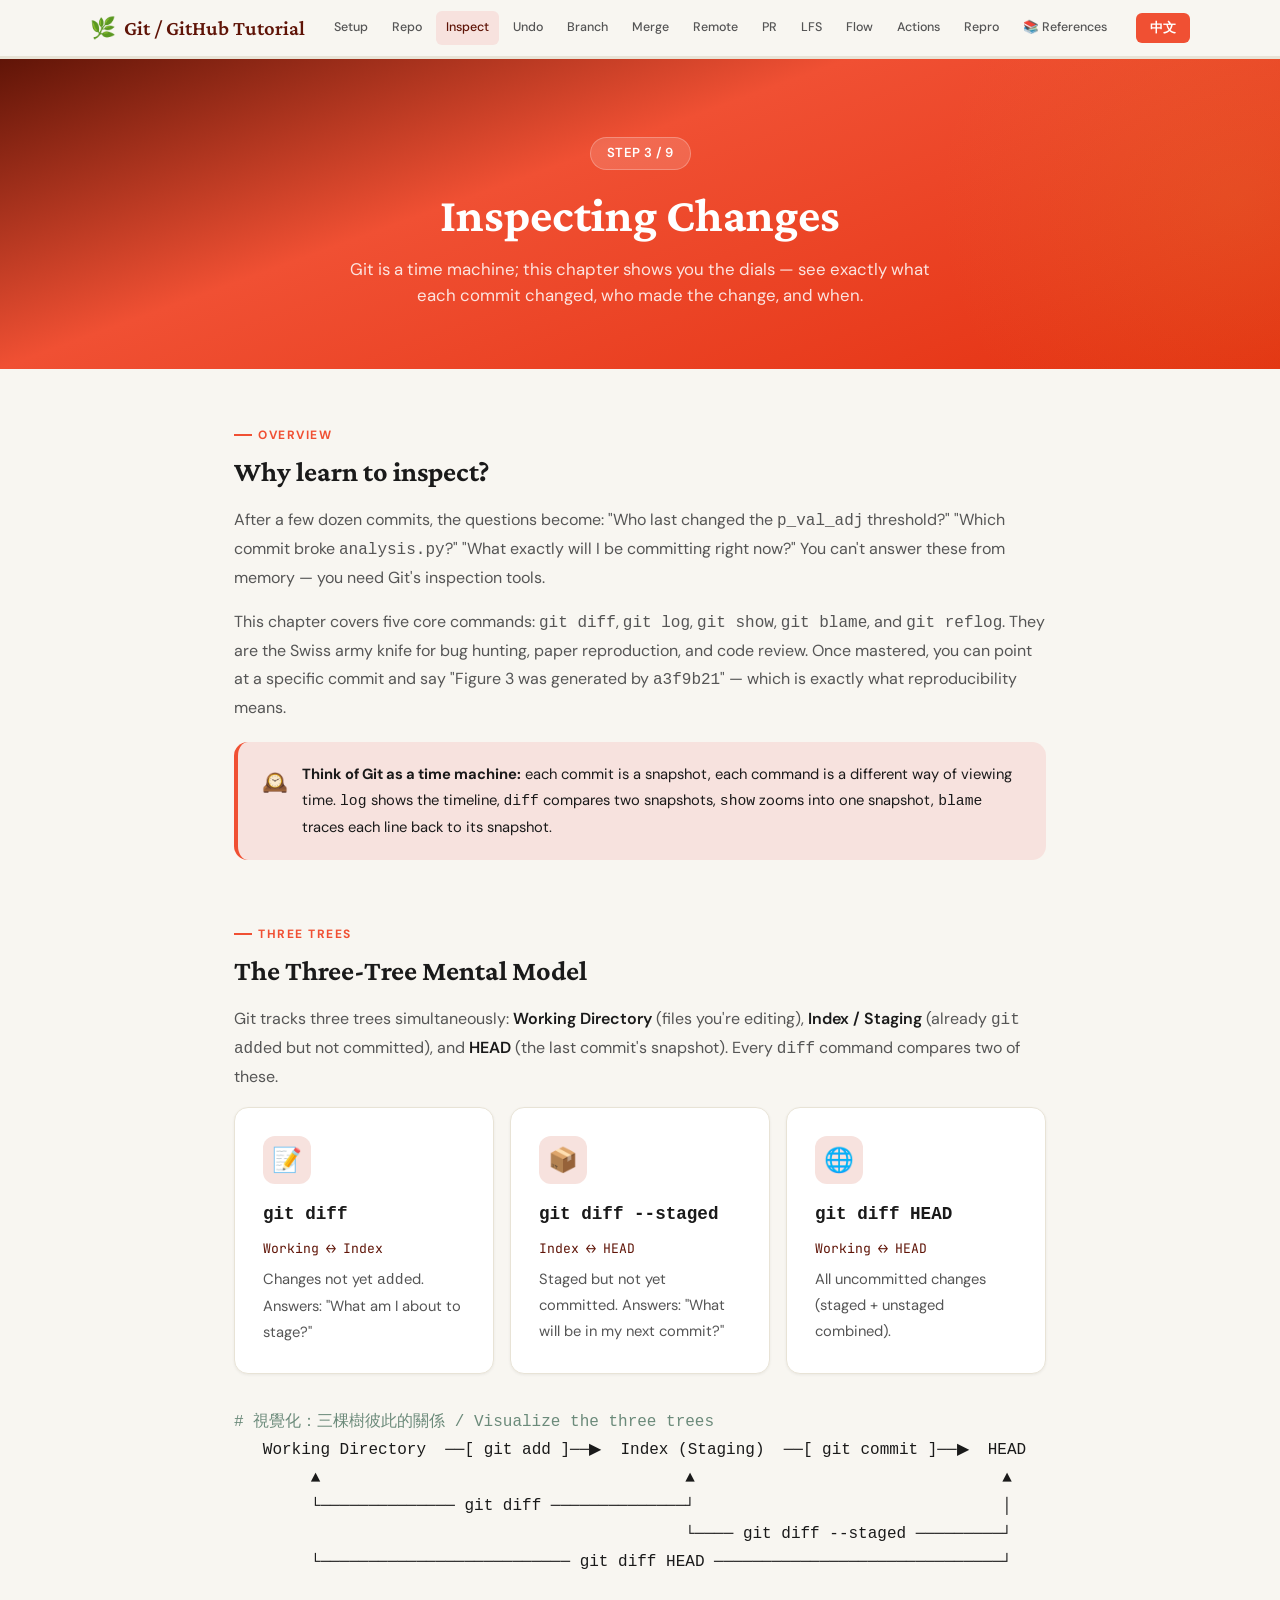
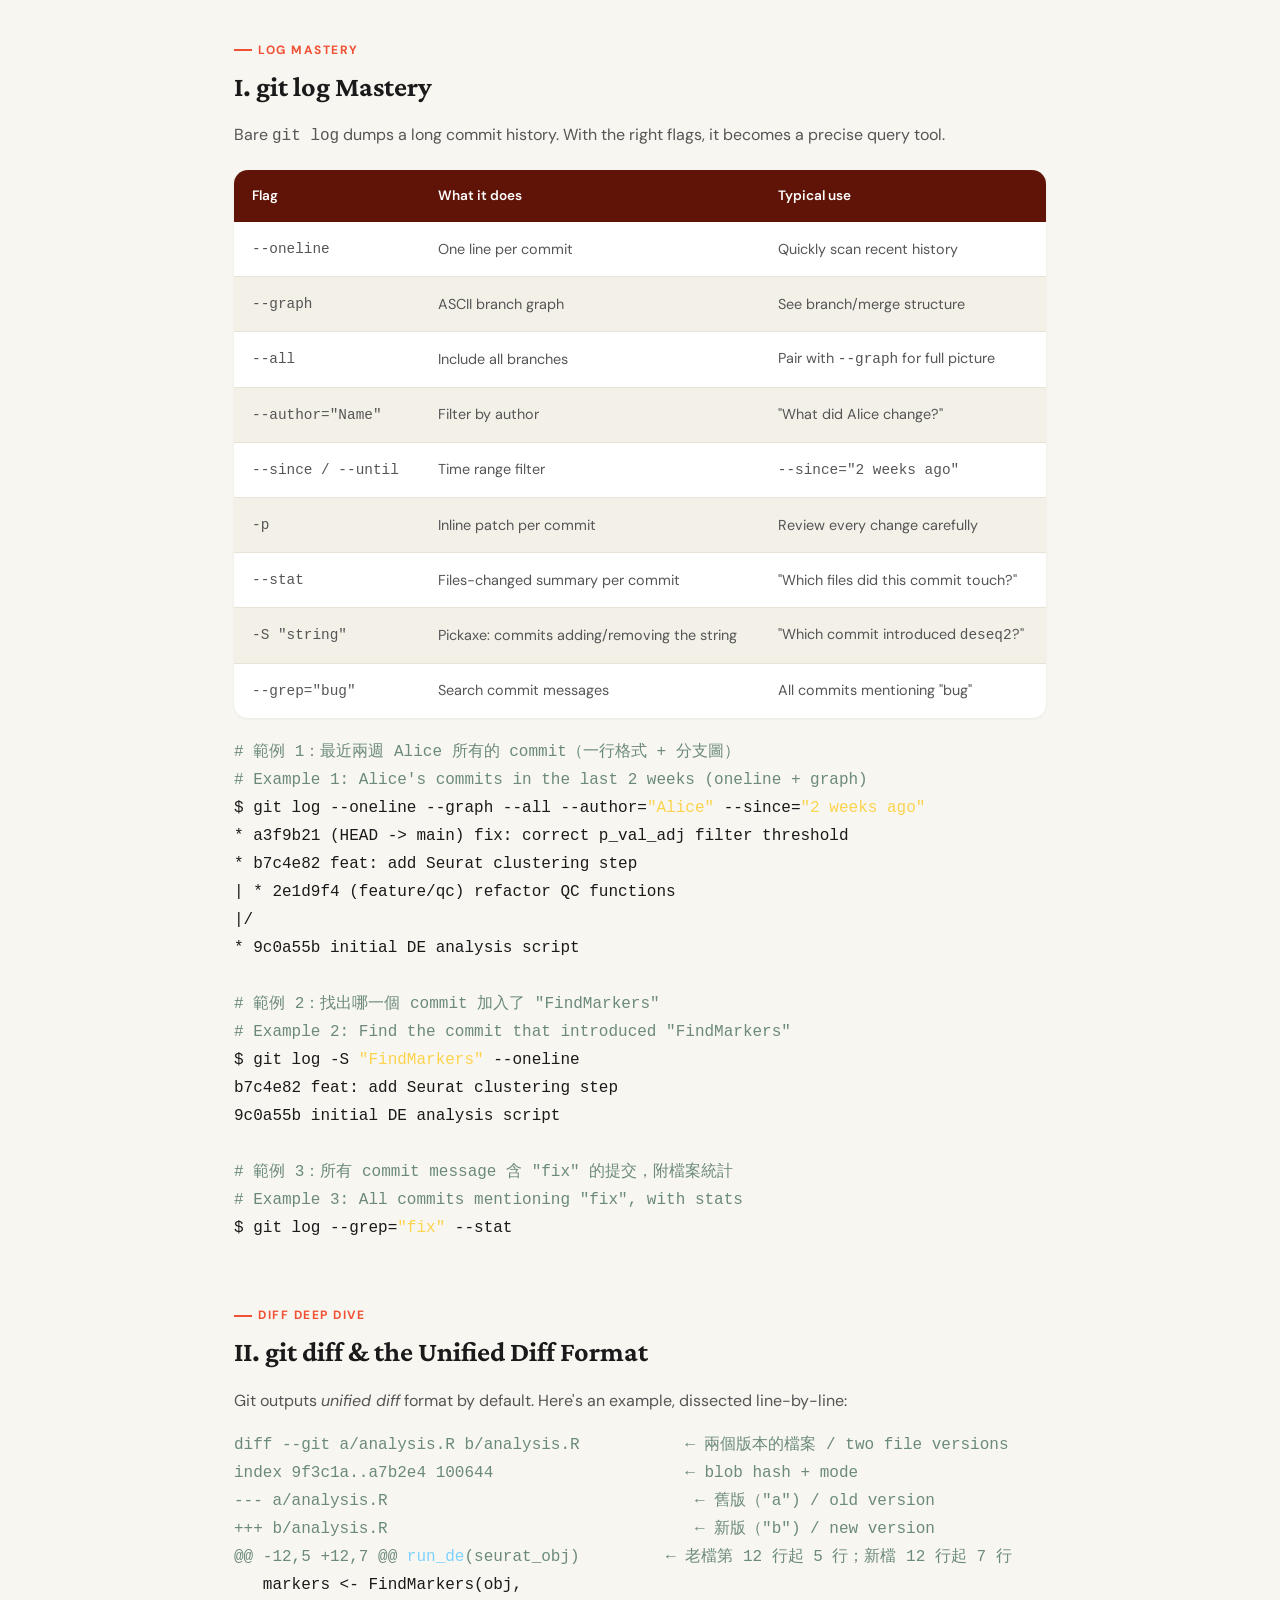
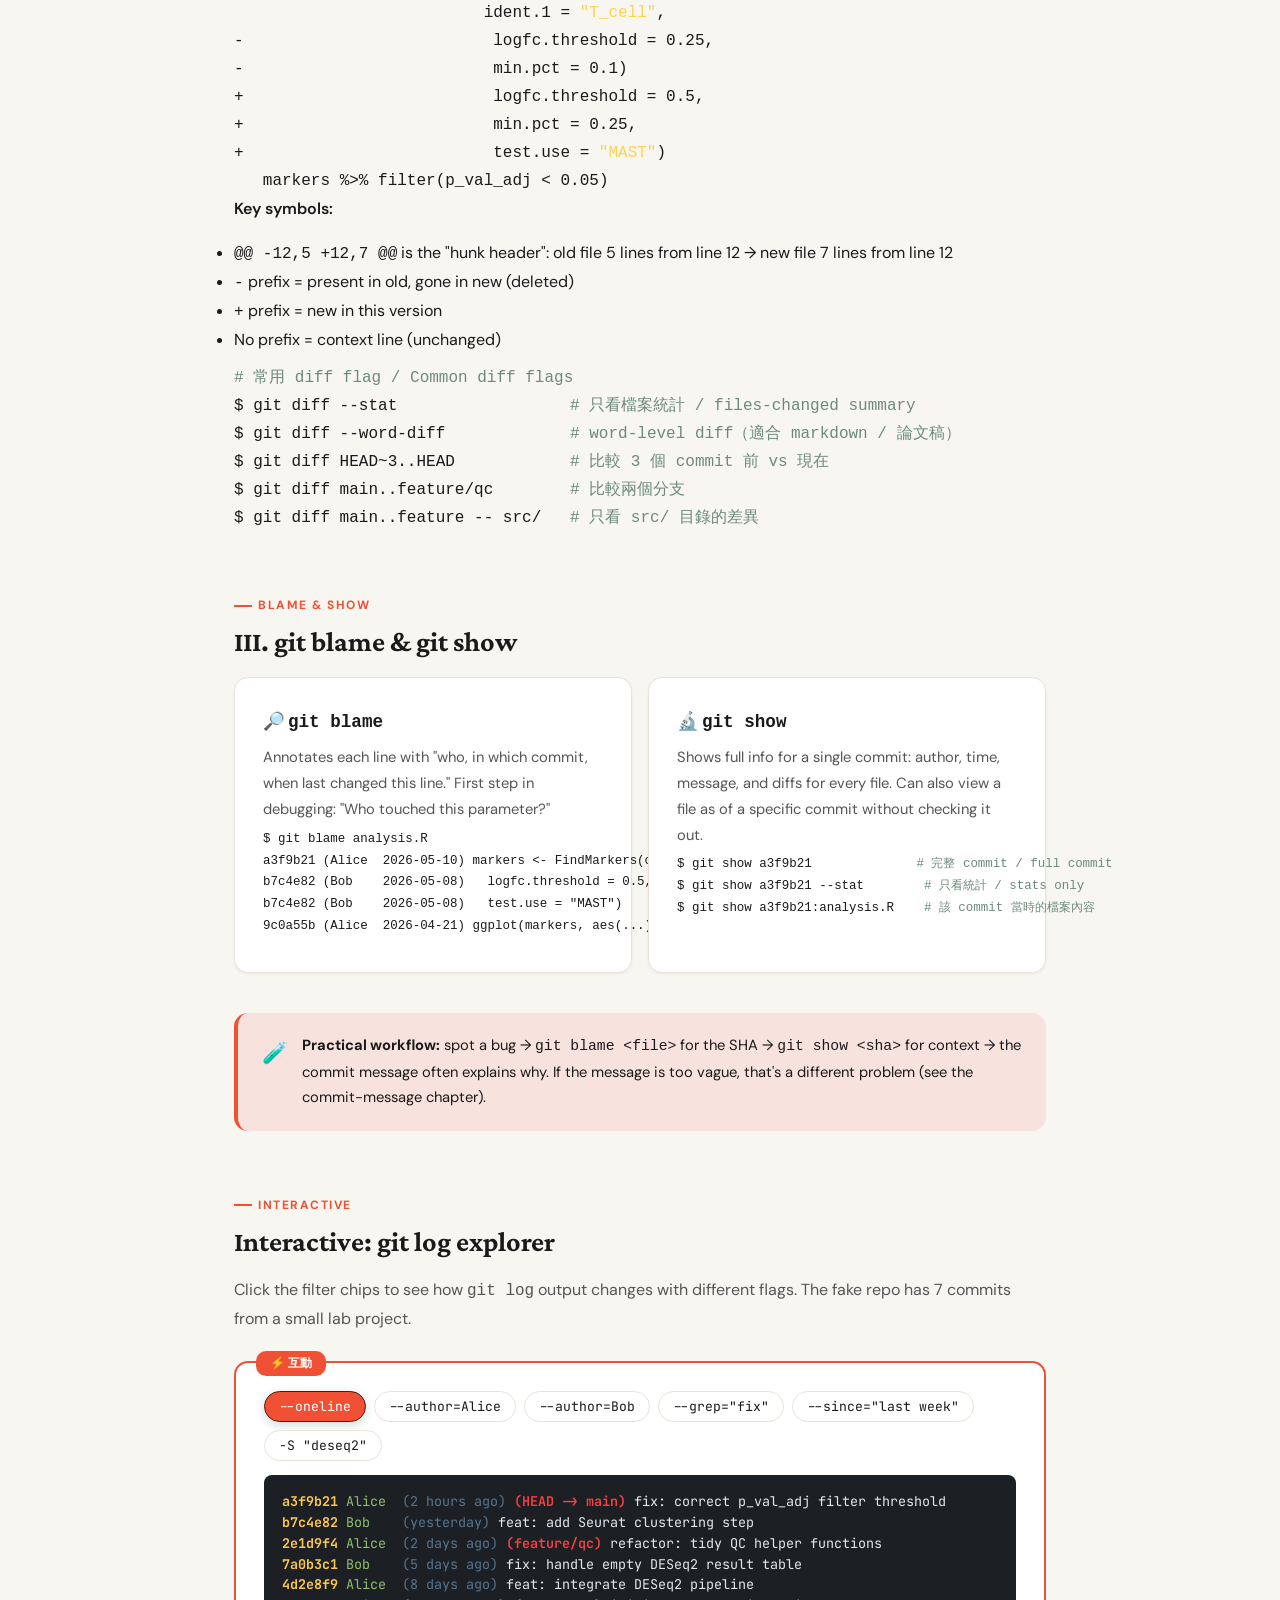
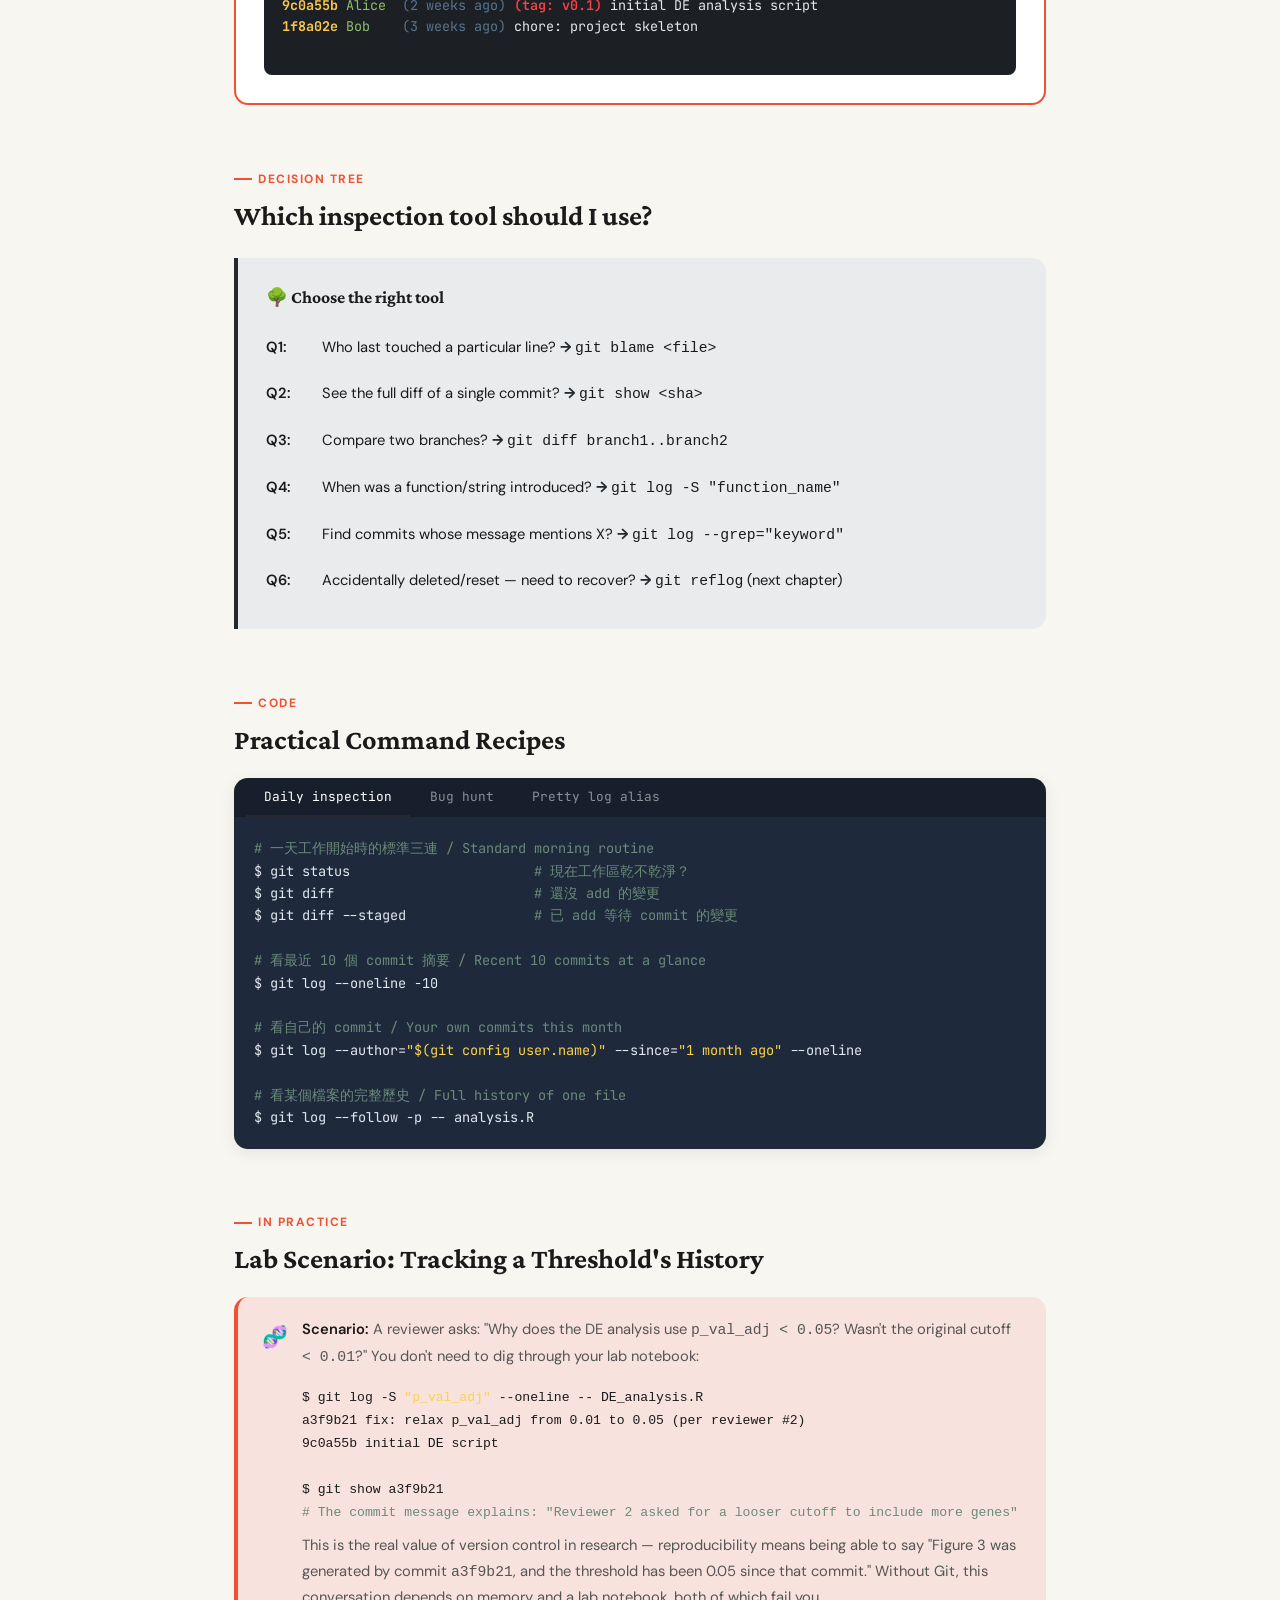
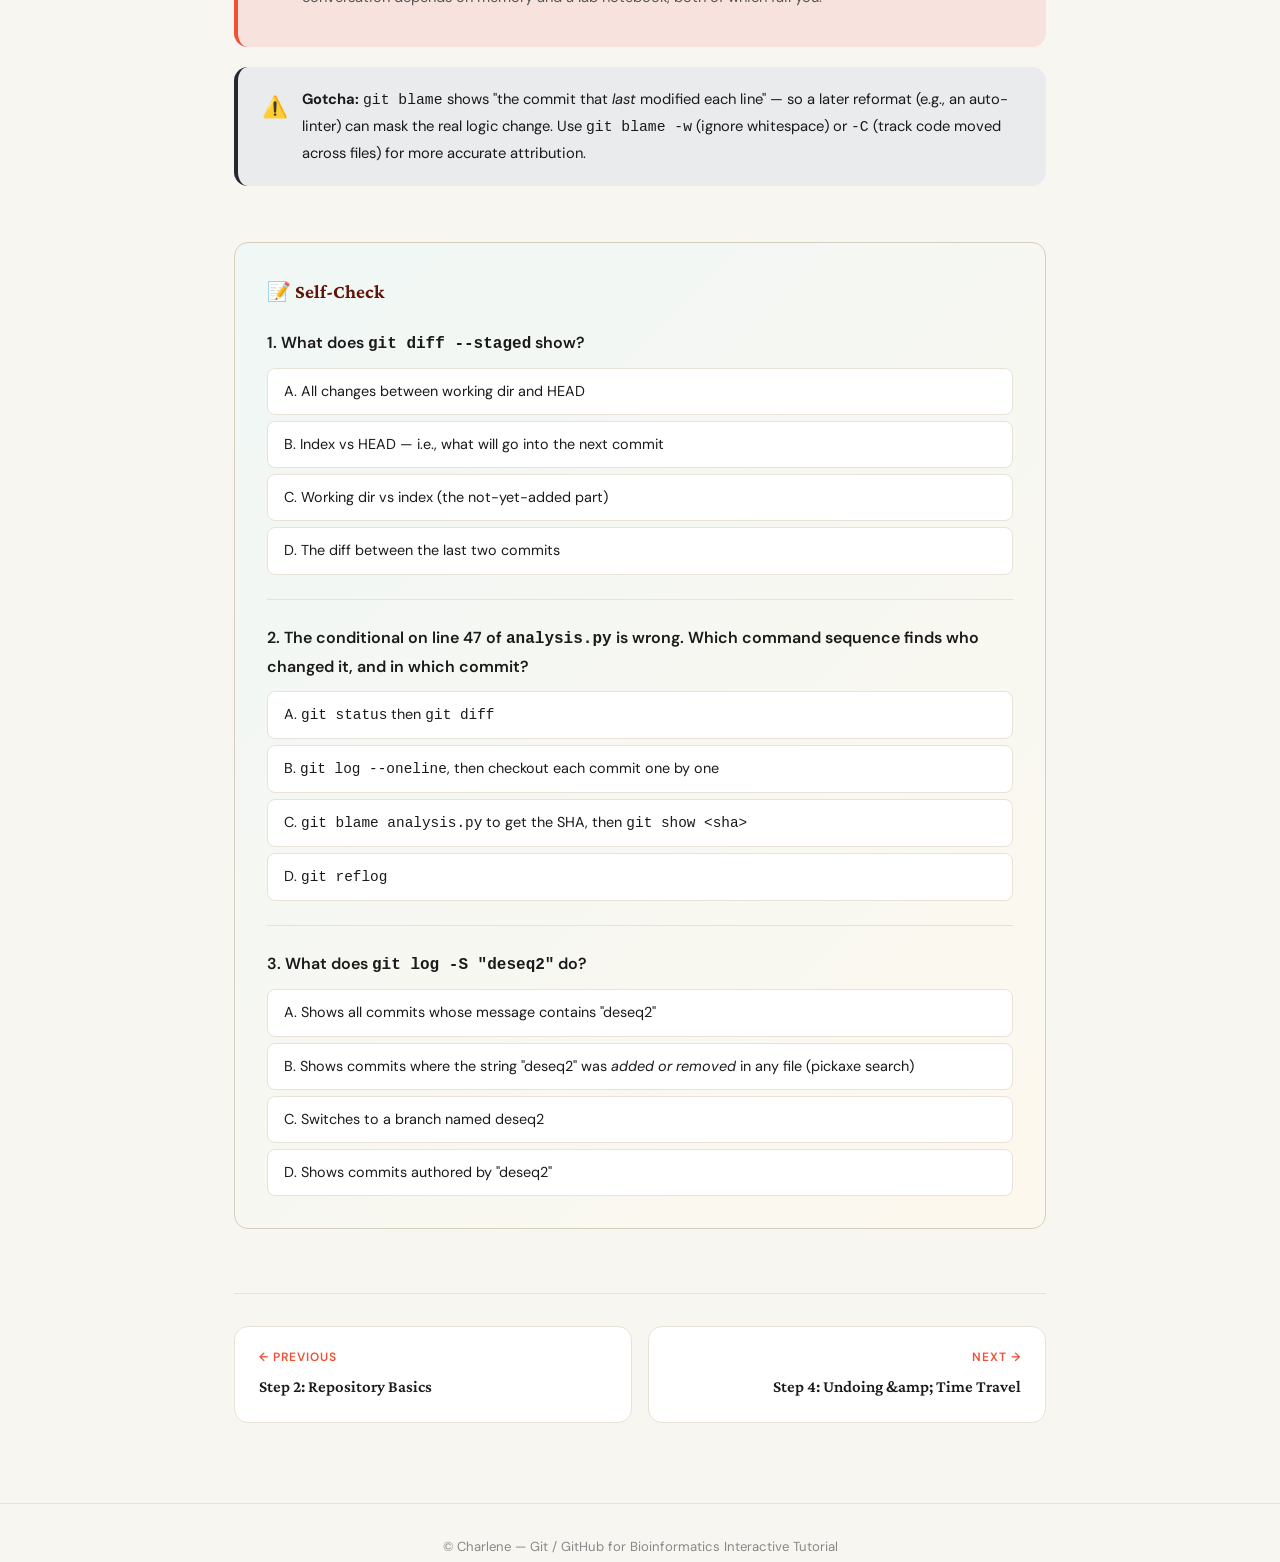
<file: inspecting.html>
<!DOCTYPE html><html lang="zh-Hant"><head><meta charset="UTF-8"><meta name="viewport" content="width=device-width,initial-scale=1.0">
<title>Step 3: Inspecting Changes — Git Tutorial</title>
<link rel="stylesheet" href="styles.css">
</head><body>
<nav class="top-nav"><div class="top-nav-inner">
  <a href="index.html" class="top-nav-brand"><span>🌿</span> <span data-zh="Git / GitHub 教學" data-en="Git / GitHub Tutorial">Git / GitHub 教學</span></a>
  <ul class="top-nav-links">
    <li><a href="setup.html">Setup</a></li><li><a href="repo-basics.html">Repo</a></li><li><a href="inspecting.html" class="active">Inspect</a></li><li><a href="undoing.html">Undo</a></li><li><a href="branching.html">Branch</a></li><li><a href="merge-rebase.html">Merge</a></li><li><a href="remotes.html">Remote</a></li><li><a href="collaboration.html">PR</a></li><li><a href="gitignore-lfs.html">LFS</a></li><li><a href="workflows.html">Flow</a></li><li><a href="actions.html">Actions</a></li><li><a href="reproducibility.html">Repro</a></li>
    <li><a href="references/index.html" data-zh="📚 參考資料" data-en="📚 References">📚 參考資料</a></li>
  </ul>
</div></nav>
<div class="progress-bar-container"><div class="progress-bar" id="progressBar"></div></div>
<header class="page-hero"><div class="step-badge">STEP 3 / 9</div>
<h1 data-zh="檢視變更 (Inspecting Changes)" data-en="Inspecting Changes">檢視變更 (Inspecting Changes)</h1>
<p class="subtitle" data-lang="zh">Git 是一台時光機；這一章告訴你怎麼轉動上面的旋鈕——看清楚每一次 commit 改了什麼、是誰、又是何時。</p>
<p class="subtitle" data-lang="en">Git is a time machine; this chapter shows you the dials — see exactly what each commit changed, who made the change, and when.</p>
</header>
<main class="content-wrap">

<!-- ===== Section 1: Why ===== -->
<section class="section">
<div class="section-label" data-zh="概覽" data-en="OVERVIEW">概覽</div>
<h2 data-zh="為什麼要學「檢視」？" data-en="Why learn to inspect?">為什麼要學「檢視」？</h2>
<div data-lang="zh">
<p>當你已經做了幾十個 commit，問題就會變成：「上週那段 <code>p_val_adj</code> 過濾條件是誰改的？」「某個 script 是哪一個 commit 弄壞的？」「現在 staging 區到底要 commit 什麼？」這些都不能靠記憶解決——必須用 Git 內建的檢視工具。</p>
<p>本章涵蓋五個核心指令：<code>git diff</code>、<code>git log</code>、<code>git show</code>、<code>git blame</code>、<code>git reflog</code>。它們是 bug hunting、論文重現、code review 的瑞士刀。學會以後，你能精準指出「Figure 3 是 commit <code>a3f9b21</code> 生成的」——這正是可重現研究的核心。</p>
</div>
<div data-lang="en">
<p>After a few dozen commits, the questions become: "Who last changed the <code>p_val_adj</code> threshold?" "Which commit broke <code>analysis.py</code>?" "What exactly will I be committing right now?" You can't answer these from memory — you need Git's inspection tools.</p>
<p>This chapter covers five core commands: <code>git diff</code>, <code>git log</code>, <code>git show</code>, <code>git blame</code>, and <code>git reflog</code>. They are the Swiss army knife for bug hunting, paper reproduction, and code review. Once mastered, you can point at a specific commit and say "Figure 3 was generated by <code>a3f9b21</code>" — which is exactly what reproducibility means.</p>
</div>
<div class="callout tip"><span class="callout-icon">🕰️</span><div>
<span data-lang="zh"><strong>把 Git 想成時光機：</strong>每個 commit 是一個時間切片，每個指令是不同的「看時間」方式。<code>log</code> 看時間線，<code>diff</code> 比較兩個切片，<code>show</code> 放大某一個切片，<code>blame</code> 反查每一行屬於哪個切片。</span>
<span data-lang="en"><strong>Think of Git as a time machine:</strong> each commit is a snapshot, each command is a different way of viewing time. <code>log</code> shows the timeline, <code>diff</code> compares two snapshots, <code>show</code> zooms into one snapshot, <code>blame</code> traces each line back to its snapshot.</span>
</div></div>
</section>

<!-- ===== Section 2: Three Trees ===== -->
<section class="section">
<div class="section-label" data-zh="三棵樹" data-en="THREE TREES">三棵樹</div>
<h2 data-zh="先建立三區心智模型" data-en="The Three-Tree Mental Model">先建立三區心智模型</h2>
<div data-lang="zh"><p>Git 同時維護三個「樹」：<strong>Working Directory</strong>（你正在編輯的檔案）、<strong>Index / Staging</strong>（已 <code>git add</code> 但還沒 commit）、<strong>HEAD</strong>（最後一次 commit 的快照）。所有 <code>diff</code> 指令都在比較其中兩棵樹。</p></div>
<div data-lang="en"><p>Git tracks three trees simultaneously: <strong>Working Directory</strong> (files you're editing), <strong>Index / Staging</strong> (already <code>git add</code>ed but not committed), and <strong>HEAD</strong> (the last commit's snapshot). Every <code>diff</code> command compares two of these.</p></div>

<div class="card-grid cols-3">
<div class="card"><div class="card-icon">📝</div><h4><code>git diff</code></h4>
<p style="font-family:var(--font-mono);font-size:.82rem;color:var(--c-accent-dark);margin:6px 0">Working ↔ Index</p>
<div data-lang="zh"><p>還沒 <code>add</code> 的變更。回答：「我接下來要 add 什麼？」</p></div>
<div data-lang="en"><p>Changes not yet <code>add</code>ed. Answers: "What am I about to stage?"</p></div>
</div>
<div class="card"><div class="card-icon">📦</div><h4><code>git diff --staged</code></h4>
<p style="font-family:var(--font-mono);font-size:.82rem;color:var(--c-accent-dark);margin:6px 0">Index ↔ HEAD</p>
<div data-lang="zh"><p>已 <code>add</code> 但尚未 commit 的變更。回答：「這次 commit 會包含哪些變更？」</p></div>
<div data-lang="en"><p>Staged but not yet committed. Answers: "What will be in my next commit?"</p></div>
</div>
<div class="card"><div class="card-icon">🌐</div><h4><code>git diff HEAD</code></h4>
<p style="font-family:var(--font-mono);font-size:.82rem;color:var(--c-accent-dark);margin:6px 0">Working ↔ HEAD</p>
<div data-lang="zh"><p>所有還沒 commit 的變更（staged + unstaged 合計）。</p></div>
<div data-lang="en"><p>All uncommitted changes (staged + unstaged combined).</p></div>
</div>
</div>

<pre style="margin-top:14px"><span class="comment"># 視覺化：三棵樹彼此的關係 / Visualize the three trees</span>
   Working Directory  ──[ git add ]──▶  Index (Staging)  ──[ git commit ]──▶  HEAD
        ▲                                      ▲                                ▲
        └────────────── git diff ──────────────┘                                │
                                               └──── git diff --staged ─────────┘
        └────────────────────────── git diff HEAD ──────────────────────────────┘
</pre>
</section>

<!-- ===== Section 3: git log mastery ===== -->
<section class="section">
<div class="section-label" data-zh="log 指令" data-en="LOG MASTERY">log 指令</div>
<h2 data-zh="一、<code>git log</code> 進階用法" data-en="I. git log Mastery">一、<code>git log</code> 進階用法</h2>
<div data-lang="zh"><p>裸 <code>git log</code> 會印出長長的提交歷史。透過 flag 組合，你能把它變成精準的查詢工具。</p></div>
<div data-lang="en"><p>Bare <code>git log</code> dumps a long commit history. With the right flags, it becomes a precise query tool.</p></div>

<table class="comp-table">
<thead><tr>
<th>Flag</th>
<th data-zh="功能" data-en="What it does">功能</th>
<th data-zh="典型用途" data-en="Typical use">典型用途</th>
</tr></thead>
<tbody>
<tr><td><code>--oneline</code></td><td data-lang="zh">每個 commit 縮成一行</td><td data-lang="zh">快速瀏覽近期歷史</td><td data-lang="en">One line per commit</td><td data-lang="en">Quickly scan recent history</td></tr>
<tr><td><code>--graph</code></td><td data-lang="zh">ASCII 分支圖</td><td data-lang="zh">看 branch / merge 結構</td><td data-lang="en">ASCII branch graph</td><td data-lang="en">See branch/merge structure</td></tr>
<tr><td><code>--all</code></td><td data-lang="zh">顯示所有分支</td><td data-lang="zh">配 <code>--graph</code> 看全貌</td><td data-lang="en">Include all branches</td><td data-lang="en">Pair with <code>--graph</code> for full picture</td></tr>
<tr><td><code>--author="Name"</code></td><td data-lang="zh">過濾作者</td><td data-lang="zh">「Alice 改了什麼？」</td><td data-lang="en">Filter by author</td><td data-lang="en">"What did Alice change?"</td></tr>
<tr><td><code>--since / --until</code></td><td data-lang="zh">時間範圍</td><td data-lang="zh"><code>--since="2 weeks ago"</code></td><td data-lang="en">Time range filter</td><td data-lang="en"><code>--since="2 weeks ago"</code></td></tr>
<tr><td><code>-p</code></td><td data-lang="zh">在 log 中內嵌每個 commit 的 diff</td><td data-lang="zh">仔細看每一次改動</td><td data-lang="en">Inline patch per commit</td><td data-lang="en">Review every change carefully</td></tr>
<tr><td><code>--stat</code></td><td data-lang="zh">每個 commit 的檔案/行數統計</td><td data-lang="zh">「這次 commit 動了哪些檔案？」</td><td data-lang="en">Files-changed summary per commit</td><td data-lang="en">"Which files did this commit touch?"</td></tr>
<tr><td><code>-S "string"</code></td><td data-lang="zh">pickaxe：找出新增/刪除該字串的 commit</td><td data-lang="zh">「<code>deseq2</code> 是哪個 commit 加進來的？」</td><td data-lang="en">Pickaxe: commits adding/removing the string</td><td data-lang="en">"Which commit introduced <code>deseq2</code>?"</td></tr>
<tr><td><code>--grep="bug"</code></td><td data-lang="zh">搜尋 commit message</td><td data-lang="zh">找所有提到 "bug" 的 commit</td><td data-lang="en">Search commit messages</td><td data-lang="en">All commits mentioning "bug"</td></tr>
</tbody></table>

<pre><span class="comment"># 範例 1：最近兩週 Alice 所有的 commit（一行格式 + 分支圖）</span>
<span class="comment"># Example 1: Alice's commits in the last 2 weeks (oneline + graph)</span>
$ git log --oneline --graph --all --author=<span class="str">"Alice"</span> --since=<span class="str">"2 weeks ago"</span>
* a3f9b21 (HEAD -&gt; main) fix: correct p_val_adj filter threshold
* b7c4e82 feat: add Seurat clustering step
| * 2e1d9f4 (feature/qc) refactor QC functions
|/
* 9c0a55b initial DE analysis script

<span class="comment"># 範例 2：找出哪一個 commit 加入了 "FindMarkers"</span>
<span class="comment"># Example 2: Find the commit that introduced "FindMarkers"</span>
$ git log -S <span class="str">"FindMarkers"</span> --oneline
b7c4e82 feat: add Seurat clustering step
9c0a55b initial DE analysis script

<span class="comment"># 範例 3：所有 commit message 含 "fix" 的提交，附檔案統計</span>
<span class="comment"># Example 3: All commits mentioning "fix", with stats</span>
$ git log --grep=<span class="str">"fix"</span> --stat
</pre>
</section>

<!-- ===== Section 4: git diff deep dive ===== -->
<section class="section">
<div class="section-label" data-zh="diff 細節" data-en="DIFF DEEP DIVE">diff 細節</div>
<h2 data-zh="二、<code>git diff</code> 與 unified diff 格式" data-en="II. git diff & the Unified Diff Format">二、<code>git diff</code> 與 unified diff 格式</h2>
<div data-lang="zh"><p>Git 預設輸出 <em>unified diff</em>。先看一個例子，再逐行拆解：</p></div>
<div data-lang="en"><p>Git outputs <em>unified diff</em> format by default. Here's an example, dissected line-by-line:</p></div>

<pre><span class="comment">diff --git a/analysis.R b/analysis.R           ← 兩個版本的檔案 / two file versions</span>
<span class="comment">index 9f3c1a..a7b2e4 100644                    ← blob hash + mode</span>
<span class="comment">--- a/analysis.R                                ← 舊版（"a") / old version</span>
<span class="comment">+++ b/analysis.R                                ← 新版（"b") / new version</span>
<span class="comment">@@ -12,5 +12,7 @@ <span class="func">run_de</span>(seurat_obj)         ← 老檔第 12 行起 5 行；新檔 12 行起 7 行</span>
   markers &lt;- FindMarkers(obj,
                          ident.1 = <span class="str">"T_cell"</span>,
-                          logfc.threshold = 0.25,
-                          min.pct = 0.1)
+                          logfc.threshold = 0.5,
+                          min.pct = 0.25,
+                          test.use = <span class="str">"MAST"</span>)
   markers <span class="op">%&gt;%</span> filter(p_val_adj &lt; 0.05)
</pre>

<div data-lang="zh"><p><strong>關鍵符號：</strong></p><ul>
<li><code>@@ -12,5 +12,7 @@</code> = 「hunk 標頭」：舊檔自第 12 行起 5 行 → 新檔自第 12 行起 7 行</li>
<li><code>-</code> 開頭 = 舊版有但新版沒有（被刪掉）</li>
<li><code>+</code> 開頭 = 新版新增</li>
<li>沒前綴 = 上下文（context lines，沒改）</li>
</ul></div>
<div data-lang="en"><p><strong>Key symbols:</strong></p><ul>
<li><code>@@ -12,5 +12,7 @@</code> is the "hunk header": old file 5 lines from line 12 → new file 7 lines from line 12</li>
<li><code>-</code> prefix = present in old, gone in new (deleted)</li>
<li><code>+</code> prefix = new in this version</li>
<li>No prefix = context line (unchanged)</li>
</ul></div>

<pre style="margin-top:10px"><span class="comment"># 常用 diff flag / Common diff flags</span>
$ git diff --stat                  <span class="comment"># 只看檔案統計 / files-changed summary</span>
$ git diff --word-diff             <span class="comment"># word-level diff（適合 markdown / 論文稿）</span>
$ git diff HEAD~3..HEAD            <span class="comment"># 比較 3 個 commit 前 vs 現在</span>
$ git diff main..feature/qc        <span class="comment"># 比較兩個分支</span>
$ git diff main..feature -- src/   <span class="comment"># 只看 src/ 目錄的差異</span>
</pre>
</section>

<!-- ===== Section 5: blame & show ===== -->
<section class="section">
<div class="section-label" data-zh="blame &amp; show" data-en="BLAME &amp; SHOW">blame &amp; show</div>
<h2 data-zh="三、<code>git blame</code> 與 <code>git show</code>" data-en="III. git blame & git show">三、<code>git blame</code> 與 <code>git show</code></h2>

<div class="card-grid cols-2">
<div class="card"><h4>🔎 <code>git blame</code></h4>
<div data-lang="zh"><p>逐行標示「誰、在哪個 commit、於何時最後修改了這一行」。Debug 時的第一步：「這個被改掉的參數是誰動的？」</p></div>
<div data-lang="en"><p>Annotates each line with "who, in which commit, when last changed this line." First step in debugging: "Who touched this parameter?"</p></div>
<pre style="font-size:.78rem;margin:6px 0">$ git blame analysis.R
a3f9b21 (Alice  2026-05-10) markers &lt;- FindMarkers(obj,
b7c4e82 (Bob    2026-05-08)   logfc.threshold = 0.5,
b7c4e82 (Bob    2026-05-08)   test.use = "MAST")
9c0a55b (Alice  2026-04-21) ggplot(markers, aes(...))</pre>
</div>
<div class="card"><h4>🔬 <code>git show</code></h4>
<div data-lang="zh"><p>顯示單一 commit 的完整資訊：作者、時間、message、所有檔案的 diff。也能用來「不 checkout」直接看某個歷史版本的檔案內容。</p></div>
<div data-lang="en"><p>Shows full info for a single commit: author, time, message, and diffs for every file. Can also view a file as of a specific commit without checking it out.</p></div>
<pre style="font-size:.78rem;margin:6px 0">$ git show a3f9b21              <span class="comment"># 完整 commit / full commit</span>
$ git show a3f9b21 --stat        <span class="comment"># 只看統計 / stats only</span>
$ git show a3f9b21:analysis.R    <span class="comment"># 該 commit 當時的檔案內容</span></pre>
</div>
</div>

<div class="callout tip"><span class="callout-icon">🧪</span><div>
<span data-lang="zh"><strong>實戰流程：</strong>看到 bug → <code>git blame &lt;file&gt;</code> 找出 hash → <code>git show &lt;hash&gt;</code> 看當時為什麼這樣改 → 讀 commit message 通常就有答案。如果 message 寫得模糊，那是另一個議題（請見 commit message 章節）。</span>
<span data-lang="en"><strong>Practical workflow:</strong> spot a bug → <code>git blame &lt;file&gt;</code> for the SHA → <code>git show &lt;sha&gt;</code> for context → the commit message often explains why. If the message is too vague, that's a different problem (see the commit-message chapter).</span>
</div></div>
</section>

<!-- ===== Section 6: Interactive log explorer ===== -->
<section class="section">
<div class="section-label" data-zh="互動模擬" data-en="INTERACTIVE">互動模擬</div>
<h2 data-zh="互動：git log 篩選器" data-en="Interactive: git log explorer">互動：git log 篩選器</h2>
<div data-lang="zh"><p>點下方篩選 chip，看 <code>git log</code> 加上不同 flag 時輸出怎麼變。模擬一個小型實驗室 repo 的 7 個 commit。</p></div>
<div data-lang="en"><p>Click the filter chips to see how <code>git log</code> output changes with different flags. The fake repo has 7 commits from a small lab project.</p></div>

<div id="logExplorer" class="interactive-panel">
  <div class="log-chips">
    <button class="log-chip active" data-filter="all">--oneline</button>
    <button class="log-chip" data-filter="author-alice">--author=Alice</button>
    <button class="log-chip" data-filter="author-bob">--author=Bob</button>
    <button class="log-chip" data-filter="grep-fix">--grep="fix"</button>
    <button class="log-chip" data-filter="since-week">--since="last week"</button>
    <button class="log-chip" data-filter="pickaxe-deseq2">-S "deseq2"</button>
  </div>
  <pre id="logOutput" class="log-output"></pre>
</div>
</section>

<!-- ===== Section 7: Decision tree ===== -->
<section class="section">
<div class="section-label" data-zh="決策樹" data-en="DECISION TREE">決策樹</div>
<h2 data-zh="該用哪個檢視工具？" data-en="Which inspection tool should I use?">該用哪個檢視工具？</h2>
<div class="decision-tree">
<h4>🌳 <span data-zh="檢視工具選擇" data-en="Choose the right tool">檢視工具選擇</span></h4>
<div data-lang="zh">
<div class="dt-node"><span class="dt-q">Q1:</span><div>想知道某一行是誰最後改的？<span class="dt-arrow">→</span> <code>git blame &lt;file&gt;</code></div></div>
<div class="dt-node"><span class="dt-q">Q2:</span><div>想看單一 commit 的完整 diff 與訊息？<span class="dt-arrow">→</span> <code>git show &lt;sha&gt;</code></div></div>
<div class="dt-node"><span class="dt-q">Q3:</span><div>想比較兩個分支的差異？<span class="dt-arrow">→</span> <code>git diff branch1..branch2</code></div></div>
<div class="dt-node"><span class="dt-q">Q4:</span><div>想找某個函式 / 字串是何時被加入的？<span class="dt-arrow">→</span> <code>git log -S "function_name"</code></div></div>
<div class="dt-node"><span class="dt-q">Q5:</span><div>想看 commit 訊息含特定關鍵字？<span class="dt-arrow">→</span> <code>git log --grep="keyword"</code></div></div>
<div class="dt-node"><span class="dt-q">Q6:</span><div>誤刪 / 誤 reset，要救回 commit？<span class="dt-arrow">→</span> <code>git reflog</code>（下一章詳述）</div></div>
</div>
<div data-lang="en">
<div class="dt-node"><span class="dt-q">Q1:</span><div>Who last touched a particular line? <span class="dt-arrow">→</span> <code>git blame &lt;file&gt;</code></div></div>
<div class="dt-node"><span class="dt-q">Q2:</span><div>See the full diff of a single commit? <span class="dt-arrow">→</span> <code>git show &lt;sha&gt;</code></div></div>
<div class="dt-node"><span class="dt-q">Q3:</span><div>Compare two branches? <span class="dt-arrow">→</span> <code>git diff branch1..branch2</code></div></div>
<div class="dt-node"><span class="dt-q">Q4:</span><div>When was a function/string introduced? <span class="dt-arrow">→</span> <code>git log -S "function_name"</code></div></div>
<div class="dt-node"><span class="dt-q">Q5:</span><div>Find commits whose message mentions X? <span class="dt-arrow">→</span> <code>git log --grep="keyword"</code></div></div>
<div class="dt-node"><span class="dt-q">Q6:</span><div>Accidentally deleted/reset — need to recover? <span class="dt-arrow">→</span> <code>git reflog</code> (next chapter)</div></div>
</div>
</div>
</section>

<!-- ===== Section 8: Code tabs ===== -->
<section class="section">
<div class="section-label" data-zh="實用程式碼" data-en="CODE">實用程式碼</div>
<h2 data-zh="實戰指令組合" data-en="Practical Command Recipes">實戰指令組合</h2>
<div class="code-tabs"><div class="code-tab-btns">
  <button class="code-tab-btn active" onclick="switchTab(this,'daily')" data-zh="日常檢視" data-en="Daily inspection">日常檢視</button>
  <button class="code-tab-btn" onclick="switchTab(this,'hunt')" data-zh="Bug 偵查" data-en="Bug hunt">Bug 偵查</button>
  <button class="code-tab-btn" onclick="switchTab(this,'alias')" data-zh="漂亮 log alias" data-en="Pretty log alias">漂亮 log alias</button>
</div>

<div class="code-tab-content active" id="daily"><pre><span class="comment"># 一天工作開始時的標準三連 / Standard morning routine</span>
$ git status                       <span class="comment"># 現在工作區乾不乾淨？</span>
$ git diff                         <span class="comment"># 還沒 add 的變更</span>
$ git diff --staged                <span class="comment"># 已 add 等待 commit 的變更</span>

<span class="comment"># 看最近 10 個 commit 摘要 / Recent 10 commits at a glance</span>
$ git log --oneline -10

<span class="comment"># 看自己的 commit / Your own commits this month</span>
$ git log --author=<span class="str">"$(git config user.name)"</span> --since=<span class="str">"1 month ago"</span> --oneline

<span class="comment"># 看某個檔案的完整歷史 / Full history of one file</span>
$ git log --follow -p -- analysis.R
</pre></div>

<div class="code-tab-content" id="hunt"><pre><span class="comment"># 場景：analysis.py line 47 出 bug，要找元兇</span>
<span class="comment"># Scenario: bug on analysis.py line 47, hunt the culprit</span>

<span class="comment"># 1) blame 拿到 SHA / Step 1: blame to get the SHA</span>
$ git blame -L 40,50 analysis.py

<span class="comment"># 2) show 看當時為什麼這樣改 / Step 2: show why it was changed</span>
$ git show &lt;sha&gt;

<span class="comment"># 3) 如果是字串被改了，用 pickaxe / If a string changed, use pickaxe</span>
$ git log -S <span class="str">"p_val_adj &lt; 0.05"</span> --oneline -- analysis.py

<span class="comment"># 4) 二分搜尋找哪個 commit 開始壞掉（進階）/ Binary-search broken commit (advanced)</span>
$ git bisect start
$ git bisect bad                   <span class="comment"># 現在這個版本是壞的</span>
$ git bisect good v1.0             <span class="comment"># v1.0 是好的</span>
<span class="comment"># Git 會自動 checkout 中間的 commit，你跑測試後告訴它 good/bad</span>
$ git bisect reset                 <span class="comment"># 結束 / End</span>
</pre></div>

<div class="code-tab-content" id="alias"><pre><span class="comment"># 一個能用一輩子的 log alias / A log alias for life</span>
$ git config --global alias.lg <span class="str">"log --graph --decorate --all \
  --pretty=format:'%C(yellow)%h%Creset %C(cyan)%an%Creset %C(green)(%ar)%Creset%C(red)%d%Creset %s' \
  --abbrev-commit"</span>

<span class="comment"># 之後輸入 / Then just type:</span>
$ git lg
* a3f9b21 Alice (2 hours ago) (HEAD -&gt; main) fix: correct p_val_adj filter
* b7c4e82 Bob (yesterday) feat: add Seurat clustering
| * 2e1d9f4 Alice (2 days ago) (feature/qc) refactor QC
|/
* 9c0a55b Alice (1 week ago) (tag: v0.1) initial DE script

<span class="comment"># 其他常用 alias / Other handy aliases</span>
$ git config --global alias.last <span class="str">"log -1 HEAD --stat"</span>
$ git config --global alias.who  <span class="str">"shortlog -sn --all --no-merges"</span>
$ git config --global alias.df   <span class="str">"diff --word-diff"</span>
</pre></div>
</div>
</section>

<!-- ===== Section 9: Bioinformatics callout ===== -->
<section class="section">
<div class="section-label" data-zh="生資現場" data-en="IN PRACTICE">生資現場</div>
<h2 data-zh="生物資訊實驗室場景：追蹤閾值的歷史" data-en="Lab Scenario: Tracking a Threshold's History">生物資訊實驗室場景：追蹤閾值的歷史</h2>
<div class="callout tip"><span class="callout-icon">🧬</span><div>
<span data-lang="zh"><p><strong>情境：</strong>論文 reviewer 問：「為什麼 DE 分析用 <code>p_val_adj &lt; 0.05</code>？最初的設計是 <code>&lt; 0.01</code> 嗎？」這時你不用翻 lab notebook：</p>
<pre style="margin:8px 0;font-size:.82rem">$ git log -S <span class="str">"p_val_adj"</span> --oneline -- DE_analysis.R
a3f9b21 fix: relax p_val_adj from 0.01 to 0.05 (per reviewer #2)
9c0a55b initial DE script

$ git show a3f9b21
<span class="comment"># commit 訊息會清楚說明：「Reviewer 2 建議放寬以納入更多基因」</span></pre>
<p>這就是版本控制在研究中的真正價值——可重現性意味著你能精準指出「Figure 3 是 commit <code>a3f9b21</code> 生成的，閾值從那個 commit 起被改為 0.05」。沒有 Git，這種對話就只能靠記憶與 lab notebook，而兩者都會出錯。</p></span>
<span data-lang="en"><p><strong>Scenario:</strong> A reviewer asks: "Why does the DE analysis use <code>p_val_adj &lt; 0.05</code>? Wasn't the original cutoff <code>&lt; 0.01</code>?" You don't need to dig through your lab notebook:</p>
<pre style="margin:8px 0;font-size:.82rem">$ git log -S <span class="str">"p_val_adj"</span> --oneline -- DE_analysis.R
a3f9b21 fix: relax p_val_adj from 0.01 to 0.05 (per reviewer #2)
9c0a55b initial DE script

$ git show a3f9b21
<span class="comment"># The commit message explains: "Reviewer 2 asked for a looser cutoff to include more genes"</span></pre>
<p>This is the real value of version control in research — reproducibility means being able to say "Figure 3 was generated by commit <code>a3f9b21</code>, and the threshold has been 0.05 since that commit." Without Git, this conversation depends on memory and a lab notebook, both of which fail you.</p></span>
</div></div>

<div class="callout warn"><span class="callout-icon">⚠️</span><div>
<span data-lang="zh"><strong>注意：</strong><code>git blame</code> 顯示的是「最後一次修改該行的 commit」——如果有人後來只是 reformat 程式碼（例如自動 lint），那個 commit 就會蓋過真正改邏輯的 commit。遇到這種狀況，加上 <code>git blame -w</code>（忽略空白）或 <code>-C</code>（追蹤檔案間的移動）會更精準。</span>
<span data-lang="en"><strong>Gotcha:</strong> <code>git blame</code> shows "the commit that <em>last</em> modified each line" — so a later reformat (e.g., an auto-linter) can mask the real logic change. Use <code>git blame -w</code> (ignore whitespace) or <code>-C</code> (track code moved across files) for more accurate attribution.</span>
</div></div>
</section>

<!-- ===== Section 10: Quiz ===== -->
<section class="quiz-section">
<h3>📝 <span data-zh="自我檢測" data-en="Self-Check">自我檢測</span></h3>
<div class="quiz-q" data-answer="1">
<p data-lang="zh">1. <code>git diff --staged</code> 顯示的是什麼？</p>
<p data-lang="en">1. What does <code>git diff --staged</code> show?</p>
<div class="quiz-options">
<div class="quiz-opt" data-idx="0"><span data-lang="zh">A. 工作區（working dir）vs HEAD 的所有變更</span><span data-lang="en">A. All changes between working dir and HEAD</span></div>
<div class="quiz-opt" data-idx="1"><span data-lang="zh">B. 暫存區（index）vs HEAD——也就是「下一次 commit 會包含什麼」</span><span data-lang="en">B. Index vs HEAD — i.e., what will go into the next commit</span></div>
<div class="quiz-opt" data-idx="2"><span data-lang="zh">C. 工作區 vs 暫存區（還沒 add 的部分）</span><span data-lang="en">C. Working dir vs index (the not-yet-added part)</span></div>
<div class="quiz-opt" data-idx="3"><span data-lang="zh">D. 最新兩個 commit 之間的差異</span><span data-lang="en">D. The diff between the last two commits</span></div>
</div><div class="quiz-feedback" id="fb1"></div></div>

<div class="quiz-q" data-answer="2">
<p data-lang="zh">2. 你發現 <code>analysis.py</code> 第 47 行的條件被改錯，想知道是誰、在哪個 commit 改的——最直接的指令組合？</p>
<p data-lang="en">2. The conditional on line 47 of <code>analysis.py</code> is wrong. Which command sequence finds who changed it, and in which commit?</p>
<div class="quiz-options">
<div class="quiz-opt" data-idx="0"><span data-lang="zh">A. <code>git status</code> 然後 <code>git diff</code></span><span data-lang="en">A. <code>git status</code> then <code>git diff</code></span></div>
<div class="quiz-opt" data-idx="1"><span data-lang="zh">B. <code>git log --oneline</code> 然後逐個 commit checkout 看</span><span data-lang="en">B. <code>git log --oneline</code>, then checkout each commit one by one</span></div>
<div class="quiz-opt" data-idx="2"><span data-lang="zh">C. <code>git blame analysis.py</code> 取得 SHA，再 <code>git show &lt;sha&gt;</code></span><span data-lang="en">C. <code>git blame analysis.py</code> to get the SHA, then <code>git show &lt;sha&gt;</code></span></div>
<div class="quiz-opt" data-idx="3"><span data-lang="zh">D. <code>git reflog</code></span><span data-lang="en">D. <code>git reflog</code></span></div>
</div><div class="quiz-feedback" id="fb2"></div></div>

<div class="quiz-q" data-answer="1">
<p data-lang="zh">3. <code>git log -S "deseq2"</code> 的作用是？</p>
<p data-lang="en">3. What does <code>git log -S "deseq2"</code> do?</p>
<div class="quiz-options">
<div class="quiz-opt" data-idx="0"><span data-lang="zh">A. 顯示 commit message 中含 "deseq2" 的所有 commit</span><span data-lang="en">A. Shows all commits whose message contains "deseq2"</span></div>
<div class="quiz-opt" data-idx="1"><span data-lang="zh">B. 顯示讓檔案中「deseq2」這個字串<em>新增或被刪除</em>的 commit（pickaxe search）</span><span data-lang="en">B. Shows commits where the string "deseq2" was <em>added or removed</em> in any file (pickaxe search)</span></div>
<div class="quiz-opt" data-idx="2"><span data-lang="zh">C. 切換到名為 deseq2 的分支</span><span data-lang="en">C. Switches to a branch named deseq2</span></div>
<div class="quiz-opt" data-idx="3"><span data-lang="zh">D. 顯示作者名為 deseq2 的所有 commit</span><span data-lang="en">D. Shows commits authored by "deseq2"</span></div>
</div><div class="quiz-feedback" id="fb3"></div></div>
</section>

<nav class="page-nav">
<a href="repo-basics.html"><span class="nav-dir" data-zh="← 上一步" data-en="← Previous">← 上一步</span><span class="nav-title" data-zh="Step 2: 儲存庫基礎 (Repository Basics)" data-en="Step 2: Repository Basics">Step 2: 儲存庫基礎 (Repository Basics)</span></a>
<a href="undoing.html"><span class="nav-dir" data-zh="下一步 →" data-en="Next →">下一步 →</span><span class="nav-title" data-zh="Step 4: 撤銷與時光旅行 (Undoing &amp;amp; Time Travel)" data-en="Step 4: Undoing &amp;amp; Time Travel">Step 4: 撤銷與時光旅行 (Undoing &amp; Time Travel)</span></a>
</nav>
</main>
<footer class="site-footer">© Charlene — Git / GitHub for Bioinformatics Interactive Tutorial</footer>
<script src="i18n.js"></script>
<style>
.log-chips{display:flex;flex-wrap:wrap;gap:8px;margin-bottom:14px}
.log-chip{background:var(--c-surface);border:1px solid var(--c-border-light);border-radius:999px;padding:6px 14px;cursor:pointer;font-family:var(--font-mono);font-size:.82rem;color:var(--c-ink);transition:var(--transition)}
.log-chip:hover{border-color:var(--c-accent);color:var(--c-accent-dark)}
.log-chip.active{background:var(--c-accent);color:#fff;border-color:var(--c-accent-dark);box-shadow:0 3px 10px rgba(26,107,90,.22)}
.log-output{background:#1c1f24;color:#e6e7ea;font-family:var(--font-mono);font-size:.84rem;line-height:1.55;padding:16px 18px;border-radius:var(--radius);min-height:200px;overflow-x:auto;margin:0}
.log-output .sha{color:#f9c74f;font-weight:700}
.log-output .author{color:#90be6d}
.log-output .date{color:#577590}
.log-output .ref{color:#f94144;font-weight:600}
.log-output .empty{color:#888;font-style:italic}
@media(max-width:680px){.log-chips{gap:6px}.log-chip{font-size:.76rem;padding:5px 10px}}
</style>
<script>
window.addEventListener('scroll',()=>{const h=document.documentElement;document.getElementById('progressBar').style.width=(h.scrollTop/(h.scrollHeight-h.clientHeight))*100+'%';});
function switchTab(b,id){const p=b.closest('.code-tabs');p.querySelectorAll('.code-tab-btn').forEach(x=>x.classList.remove('active'));p.querySelectorAll('.code-tab-content').forEach(x=>x.classList.remove('active'));b.classList.add('active');document.getElementById(id).classList.add('active');}

// ============ Log explorer ============
const COMMITS=[
  {sha:'a3f9b21',author:'Alice',date:'2 hours ago',daysAgo:0,msg:'fix: correct p_val_adj filter threshold',touchesDeseq2:false,ref:'(HEAD -> main)'},
  {sha:'b7c4e82',author:'Bob',  date:'yesterday',  daysAgo:1,msg:'feat: add Seurat clustering step',     touchesDeseq2:false,ref:''},
  {sha:'2e1d9f4',author:'Alice',date:'2 days ago', daysAgo:2,msg:'refactor: tidy QC helper functions',  touchesDeseq2:false,ref:'(feature/qc)'},
  {sha:'7a0b3c1',author:'Bob',  date:'5 days ago', daysAgo:5,msg:'fix: handle empty DESeq2 result table',touchesDeseq2:true, ref:''},
  {sha:'4d2e8f9',author:'Alice',date:'8 days ago', daysAgo:8,msg:'feat: integrate DESeq2 pipeline',     touchesDeseq2:true, ref:''},
  {sha:'9c0a55b',author:'Alice',date:'2 weeks ago',daysAgo:14,msg:'initial DE analysis script',         touchesDeseq2:false,ref:'(tag: v0.1)'},
  {sha:'1f8a02e',author:'Bob',  date:'3 weeks ago',daysAgo:21,msg:'chore: project skeleton',             touchesDeseq2:false,ref:''}
];
const FILTERS={
  'all':           c=>true,
  'author-alice':  c=>c.author==='Alice',
  'author-bob':    c=>c.author==='Bob',
  'grep-fix':      c=>/fix/i.test(c.msg),
  'since-week':    c=>c.daysAgo<=7,
  'pickaxe-deseq2':c=>c.touchesDeseq2
};
function renderLog(){
  const active=document.querySelector('.log-chip.active').dataset.filter;
  const filtered=COMMITS.filter(FILTERS[active]);
  const L=I18n.get();
  if(!filtered.length){document.getElementById('logOutput').innerHTML='<span class="empty">'+(L==='zh'?'（沒有符合條件的 commit）':'(no commits match this filter)')+'</span>';return;}
  document.getElementById('logOutput').innerHTML=filtered.map(c=>
    `<span class="sha">${c.sha}</span> <span class="author">${c.author.padEnd(6)}</span> <span class="date">(${c.date})</span> ${c.ref?'<span class="ref">'+c.ref+'</span> ':''}${c.msg}`
  ).join('\n');
}
document.querySelectorAll('.log-chip').forEach(b=>b.addEventListener('click',()=>{document.querySelectorAll('.log-chip').forEach(x=>x.classList.remove('active'));b.classList.add('active');renderLog();}));
document.addEventListener('langchange',renderLog);
document.addEventListener('DOMContentLoaded',()=>setTimeout(renderLog,80));

// ============ Quiz ============
const QF={
  zh:{q1_y:'正確！--staged（或 --cached）比較 index 與 HEAD，告訴你下次 commit 將包含的內容。',q1_n:'再想一次：--staged 比較的是「暫存區 vs HEAD」。',
      q2_y:'正解！blame 找出每行的最後修改 commit，show 再看那個 commit 的完整 diff 與訊息。',q2_n:'最直接的是 blame + show 的組合。',
      q3_y:'正確！-S 是 pickaxe search，找出字串新增或刪除的歷史 commit。',q3_n:'-S 是 pickaxe（找字串的增減），--grep 才是搜尋 commit message。'},
  en:{q1_y:'Correct! --staged (or --cached) compares index vs HEAD — what your next commit will contain.',q1_n:'Reconsider: --staged compares the staging area against HEAD.',
      q2_y:'Right! blame finds the last-touching commit per line; show then reveals that commit\'s full diff and message.',q2_n:'The most direct path is the blame → show combo.',
      q3_y:'Correct! -S is the pickaxe search — finds commits that added or removed the string.',q3_n:'-S is pickaxe (find string add/remove); --grep is for commit-message search.'}};
document.querySelectorAll('.quiz-q').forEach((q,qi)=>{const ans=+q.dataset.answer;q.querySelectorAll('.quiz-opt').forEach(o=>{o.addEventListener('click',()=>{if(q.classList.contains('answered'))return;q.classList.add('answered');const fb=document.getElementById('fb'+(qi+1));const ok=+o.dataset.idx===ans;o.classList.add(ok?'correct':'wrong');if(!ok)q.querySelectorAll('.quiz-opt')[ans].classList.add('correct');const L=I18n.get();fb.className='quiz-feedback show '+(ok?'correct-fb':'wrong-fb');fb.textContent=(ok?'✅ ':'❌ ')+(QF[L]['q'+(qi+1)+'_'+(ok?'y':'n')]||'');});});});
</script>
</body></html>
</file>
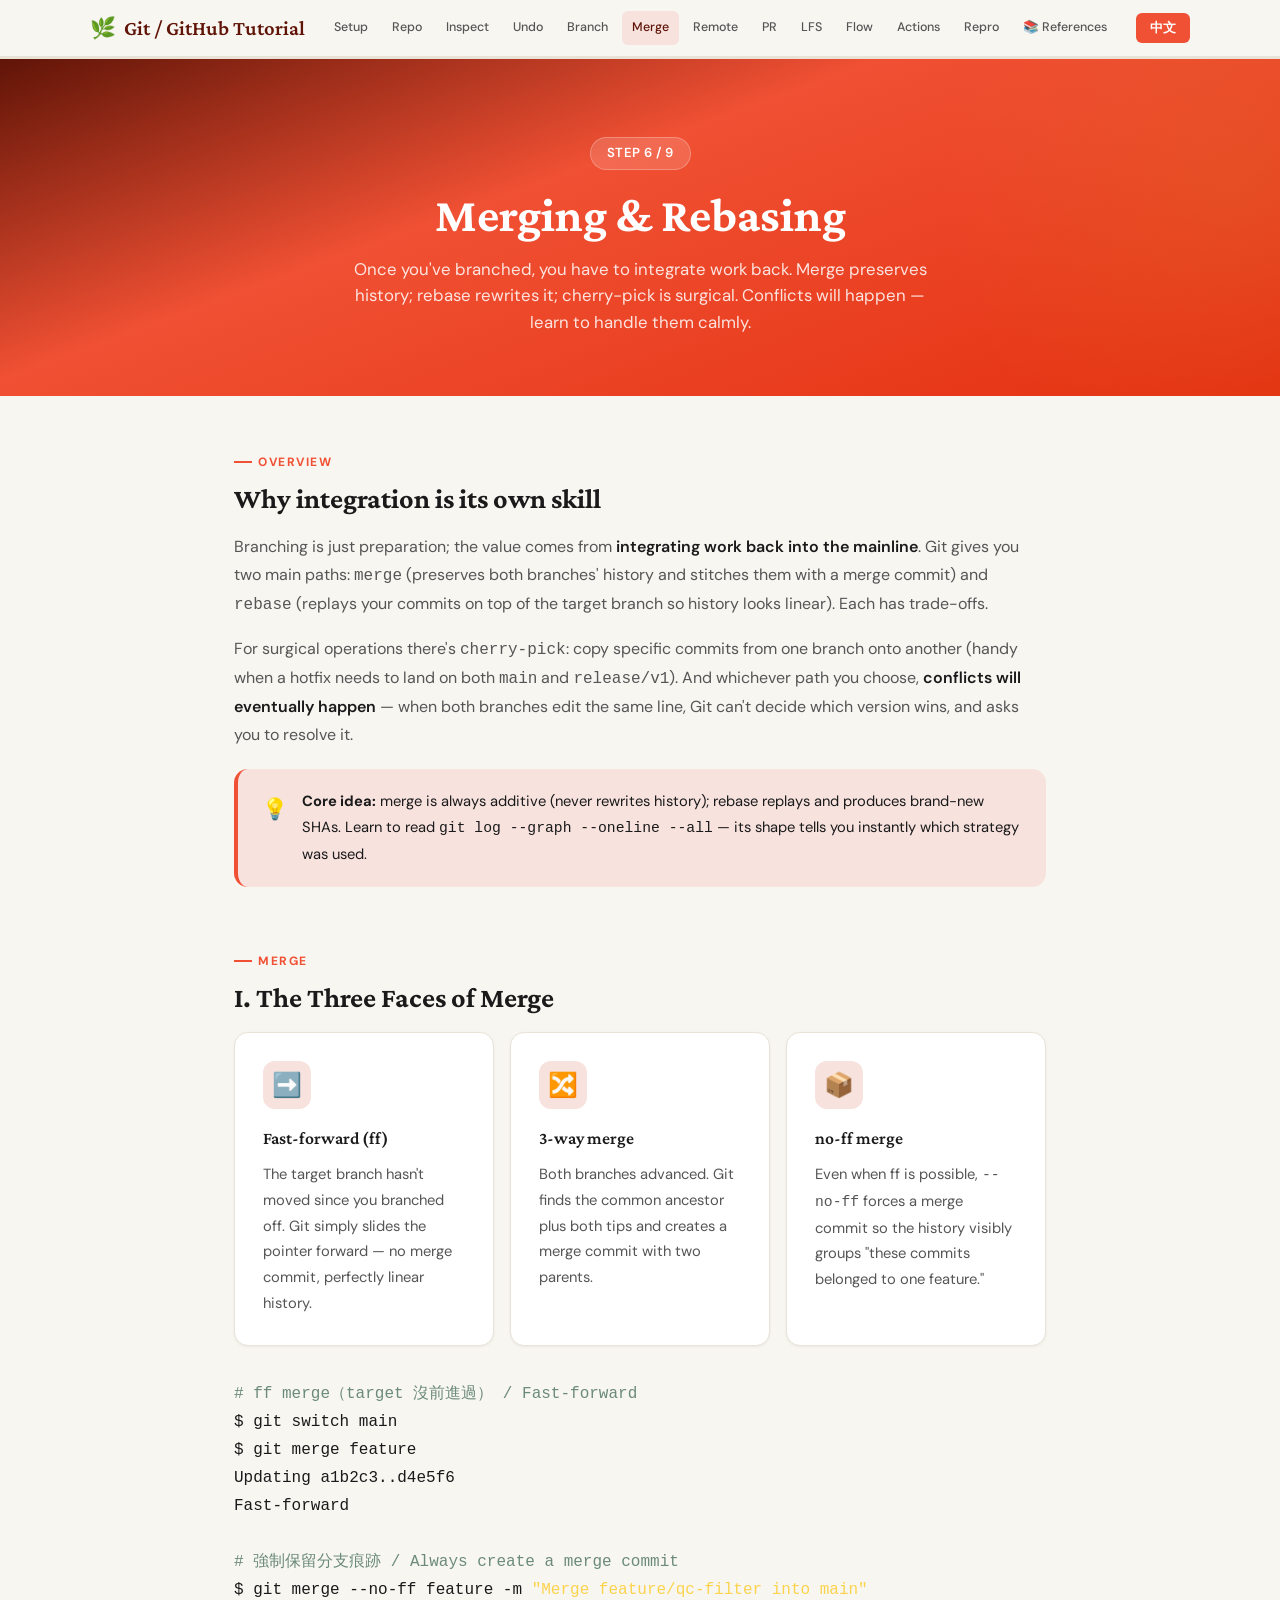
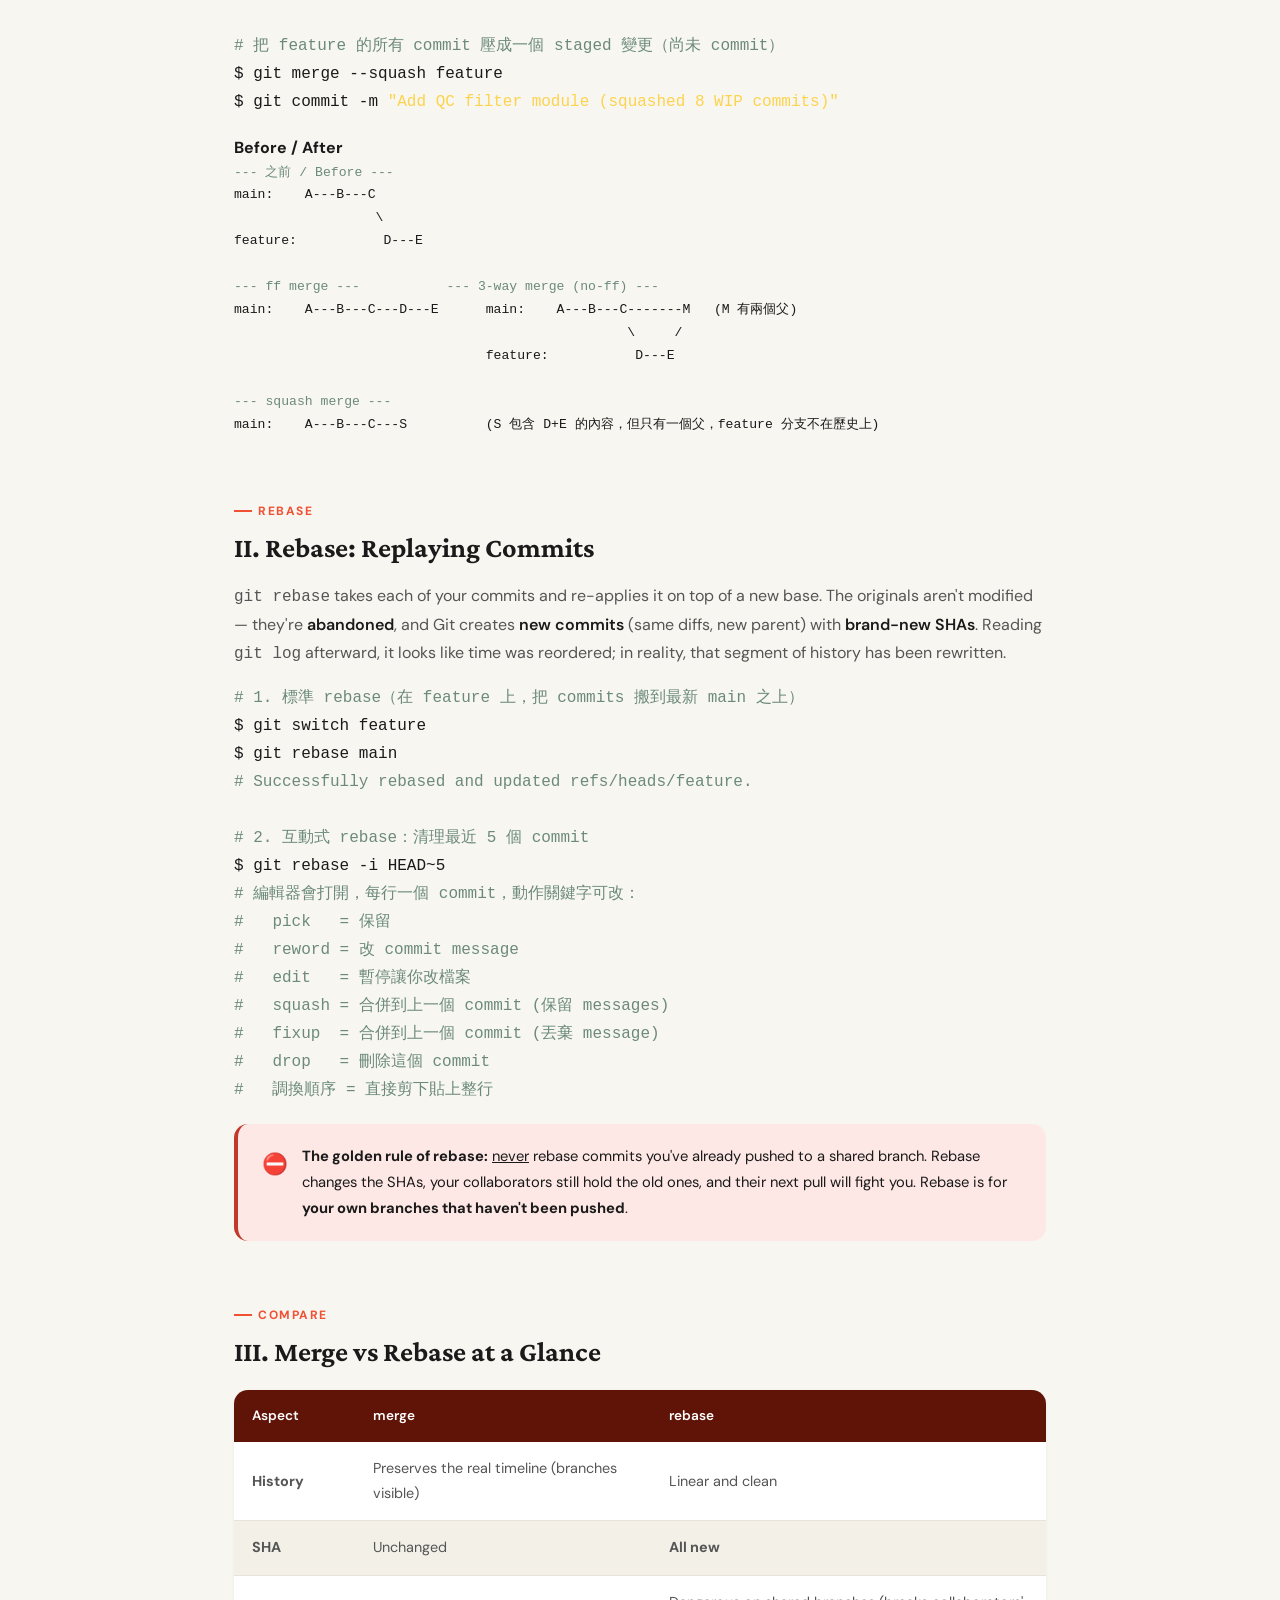
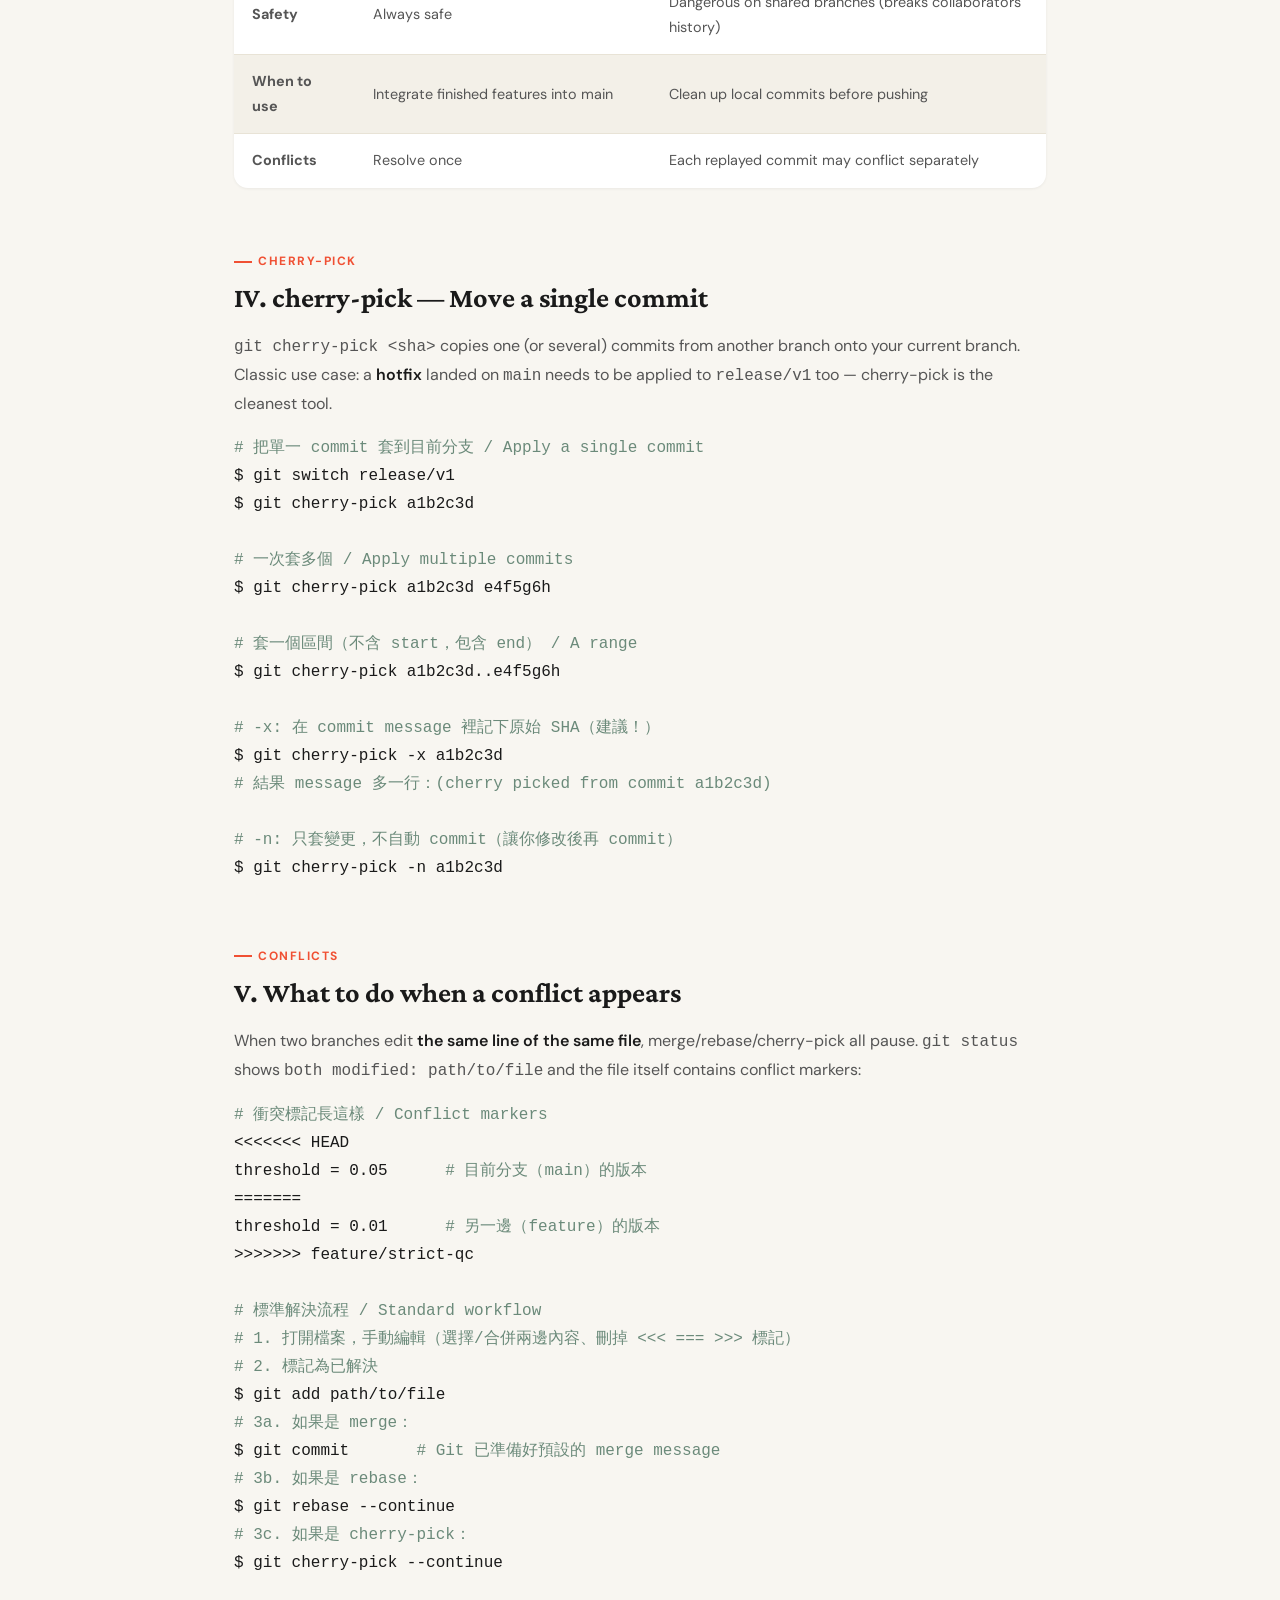
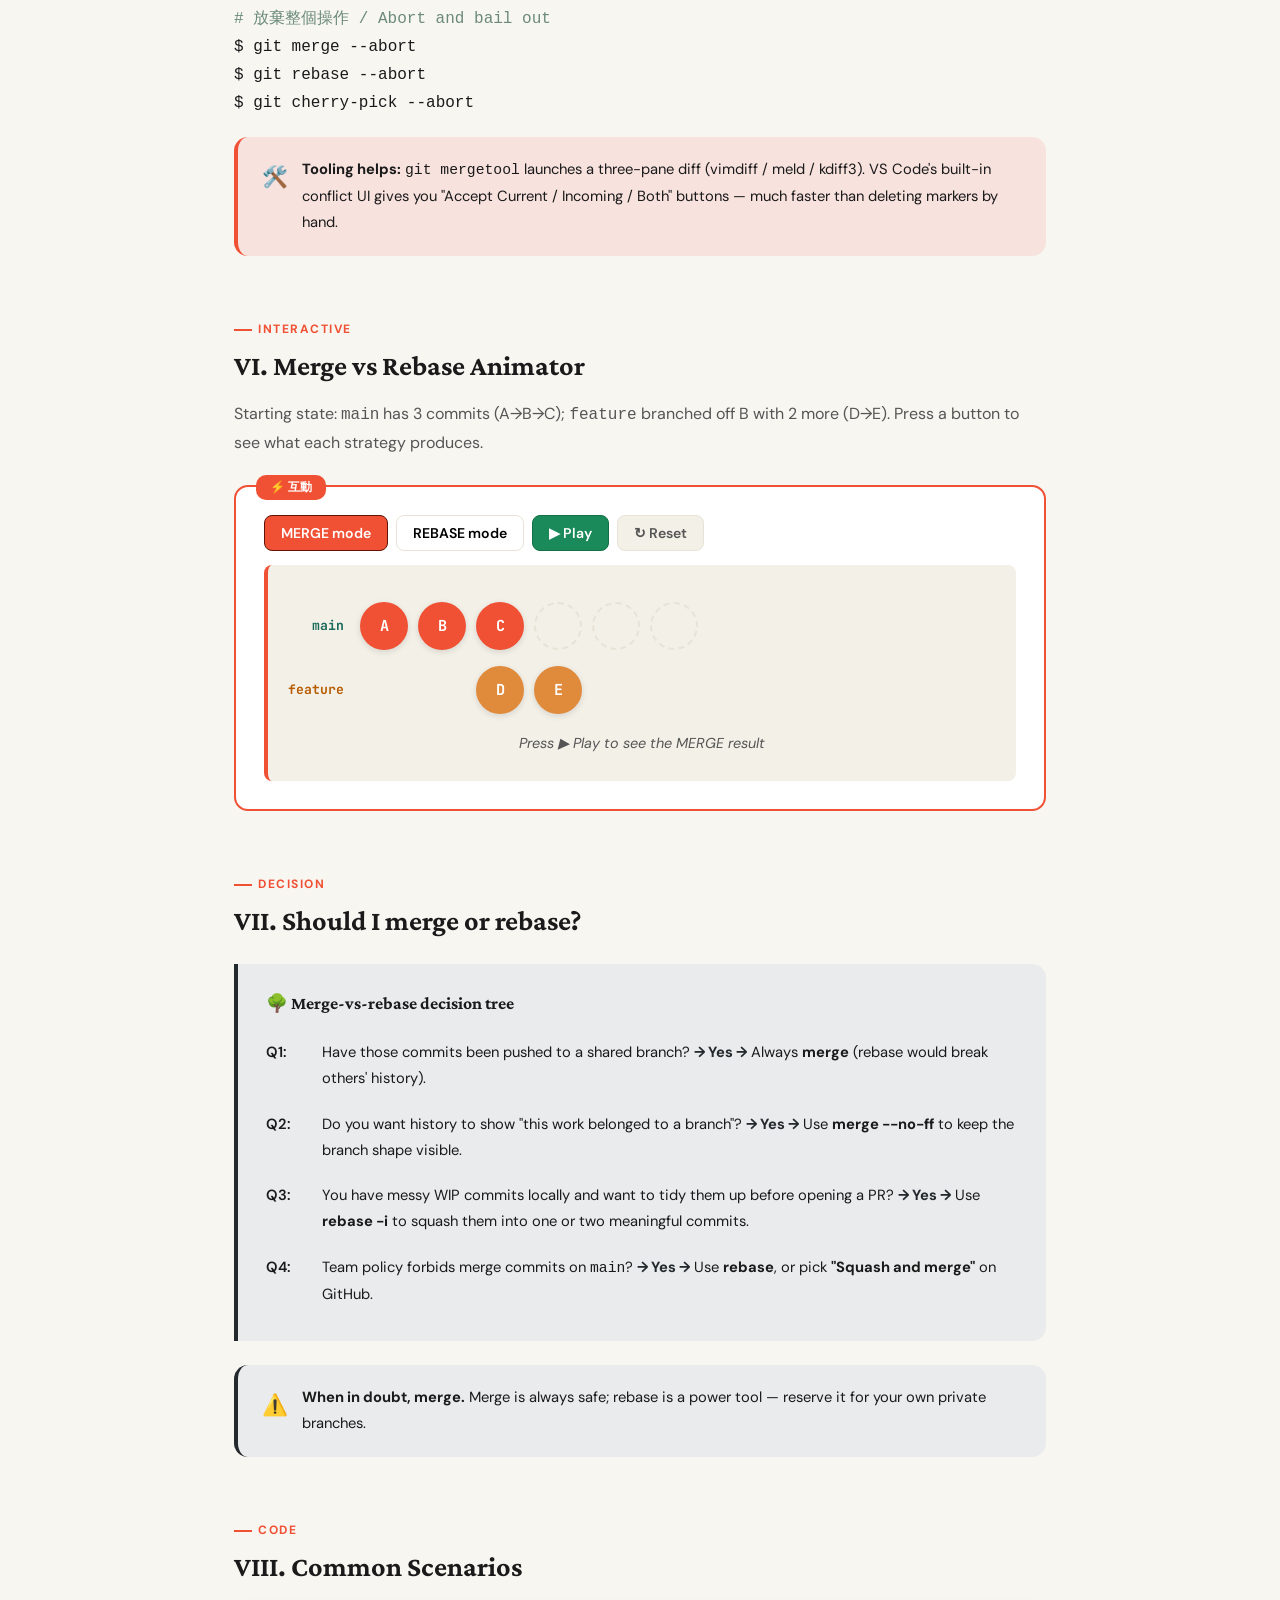
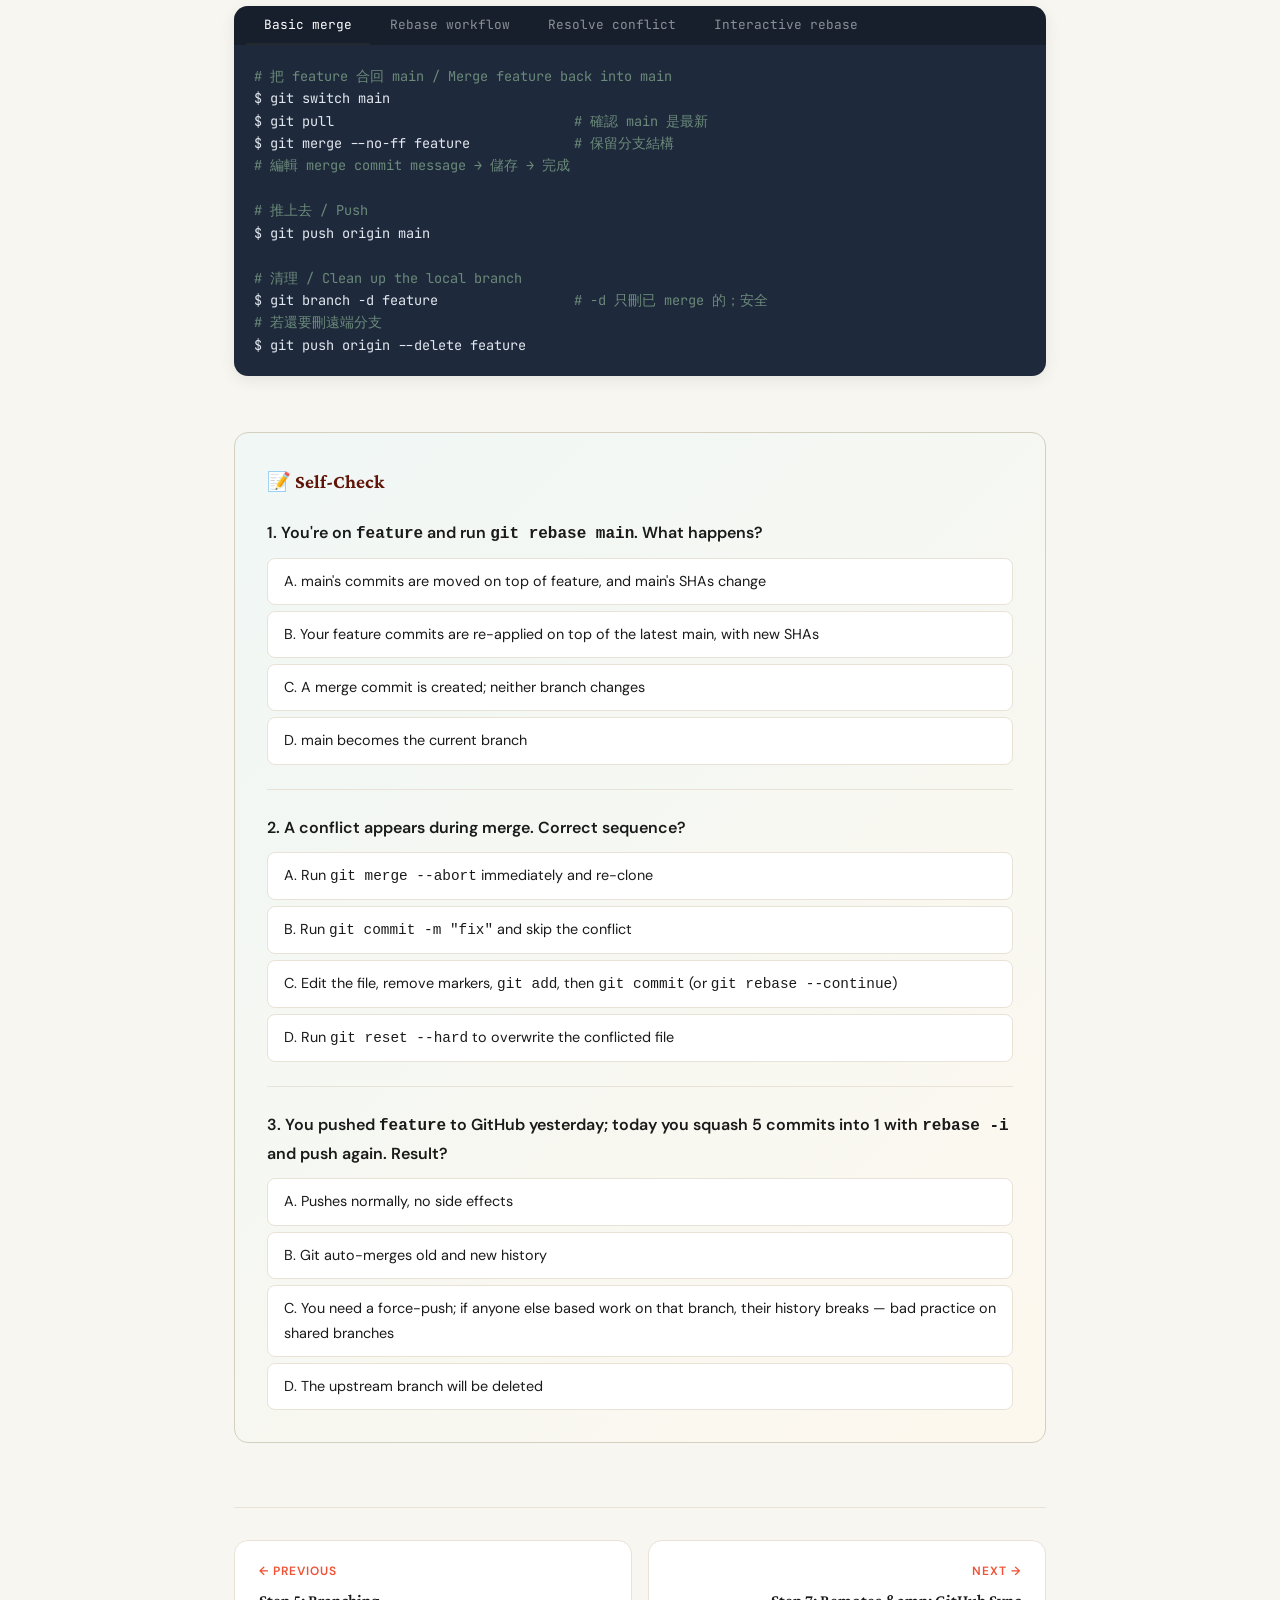
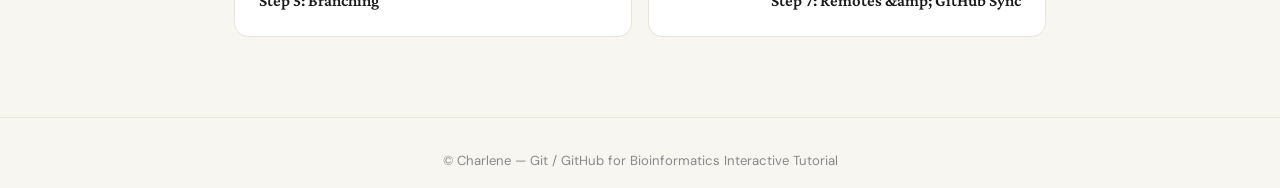
<file: merge-rebase.html>
<!DOCTYPE html><html lang="zh-Hant"><head><meta charset="UTF-8"><meta name="viewport" content="width=device-width,initial-scale=1.0">
<title>Step 6: Merging &amp; Rebasing — Git Tutorial</title>
<link rel="stylesheet" href="styles.css">
</head><body>
<nav class="top-nav"><div class="top-nav-inner">
  <a href="index.html" class="top-nav-brand"><span>🌿</span> <span data-zh="Git / GitHub 教學" data-en="Git / GitHub Tutorial">Git / GitHub 教學</span></a>
  <ul class="top-nav-links">
    <li><a href="setup.html">Setup</a></li><li><a href="repo-basics.html">Repo</a></li><li><a href="inspecting.html">Inspect</a></li><li><a href="undoing.html">Undo</a></li><li><a href="branching.html">Branch</a></li><li><a href="merge-rebase.html" class="active">Merge</a></li><li><a href="remotes.html">Remote</a></li><li><a href="collaboration.html">PR</a></li><li><a href="gitignore-lfs.html">LFS</a></li><li><a href="workflows.html">Flow</a></li><li><a href="actions.html">Actions</a></li><li><a href="reproducibility.html">Repro</a></li>
    <li><a href="references/index.html" data-zh="📚 參考資料" data-en="📚 References">📚 參考資料</a></li>
  </ul>
</div></nav>
<div class="progress-bar-container"><div class="progress-bar" id="progressBar"></div></div>
<header class="page-hero"><div class="step-badge">STEP 6 / 9</div>
<h1 data-zh="合併與 Rebase (Merging &amp; Rebasing)" data-en="Merging &amp; Rebasing">合併與 Rebase (Merging &amp; Rebasing)</h1>
<p class="subtitle" data-lang="zh">分支開好之後，要把工作整合回來——merge 保留歷史，rebase 重寫歷史，cherry-pick 是外科手術；衝突總會出現，學會冷靜處理。</p>
<p class="subtitle" data-lang="en">Once you've branched, you have to integrate work back. Merge preserves history; rebase rewrites it; cherry-pick is surgical. Conflicts will happen — learn to handle them calmly.</p>
</header>
<main class="content-wrap">

<!-- ===== Section 1: Overview ===== -->
<section class="section">
<div class="section-label" data-zh="概覽" data-en="OVERVIEW">概覽</div>
<h2 data-zh="為什麼整合分支是門學問？" data-en="Why integration is its own skill">為什麼整合分支是門學問？</h2>
<div data-lang="zh">
<p>分支只是準備工作；真正的價值是把分支裡的成果<strong>整合回主線</strong>。Git 提供兩條主路：<code>merge</code>（保留兩條分支的完整歷史，並用一個 merge commit 把它們接起來）與 <code>rebase</code>（把你的 commit「搬」到目標分支頂端，看起來像線性開發）。各有取捨。</p>
<p>還有外科手術用的 <code>cherry-pick</code>：只把某幾個 commit 複製到另一條分支（例如把 hotfix 同時套到 main 和 release/v1）。最後，無論用哪一種，<strong>衝突遲早會發生</strong>——當兩條分支改了同一行，Git 沒辦法自動決定誰對，這時候要你手動處理。</p>
</div>
<div data-lang="en">
<p>Branching is just preparation; the value comes from <strong>integrating work back into the mainline</strong>. Git gives you two main paths: <code>merge</code> (preserves both branches' history and stitches them with a merge commit) and <code>rebase</code> (replays your commits on top of the target branch so history looks linear). Each has trade-offs.</p>
<p>For surgical operations there's <code>cherry-pick</code>: copy specific commits from one branch onto another (handy when a hotfix needs to land on both <code>main</code> and <code>release/v1</code>). And whichever path you choose, <strong>conflicts will eventually happen</strong> — when both branches edit the same line, Git can't decide which version wins, and asks you to resolve it.</p>
</div>
<div class="callout tip"><span class="callout-icon">💡</span><div>
<span data-lang="zh"><strong>核心心法：</strong>merge 永遠是「加法」（不破壞歷史）；rebase 是「重寫」（產生新的 SHA）。學會看 <code>git log --graph --oneline --all</code>，你就能從圖形分辨兩種結果。</span>
<span data-lang="en"><strong>Core idea:</strong> merge is always additive (never rewrites history); rebase replays and produces brand-new SHAs. Learn to read <code>git log --graph --oneline --all</code> — its shape tells you instantly which strategy was used.</span>
</div></div>
</section>

<!-- ===== Section 2: Merge fundamentals ===== -->
<section class="section">
<div class="section-label" data-zh="MERGE 基礎" data-en="MERGE">MERGE 基礎</div>
<h2 data-zh="一、merge 的三種樣貌" data-en="I. The Three Faces of Merge">一、merge 的三種樣貌</h2>
<div class="card-grid cols-3">
<div class="card"><div class="card-icon">➡️</div><h4>Fast-forward (ff)</h4>
<div data-lang="zh"><p>主分支自從你開分支後<strong>沒有再前進</strong>。Git 只需把指標往前挪——不會產生新的 commit，歷史完全線性。</p></div>
<div data-lang="en"><p>The target branch hasn't moved since you branched off. Git simply slides the pointer forward — no merge commit, perfectly linear history.</p></div>
</div>
<div class="card"><div class="card-icon">🔀</div><h4>3-way merge</h4>
<div data-lang="zh"><p>兩條分支<strong>都各自前進過</strong>。Git 找到共同祖先 + 兩端，自動產生一個有「兩個父 commit」的 merge commit。</p></div>
<div data-lang="en"><p>Both branches advanced. Git finds the common ancestor plus both tips and creates a merge commit with two parents.</p></div>
</div>
<div class="card"><div class="card-icon">📦</div><h4>no-ff merge</h4>
<div data-lang="zh"><p>明明可以 ff，但你用 <code>--no-ff</code> 強迫產生 merge commit——讓「這幾個 commit 屬於同一個 feature」在歷史上看得出來。</p></div>
<div data-lang="en"><p>Even when ff is possible, <code>--no-ff</code> forces a merge commit so the history visibly groups "these commits belonged to one feature."</p></div>
</div>
</div>

<pre style="margin-top:14px"><span class="comment"># ff merge（target 沒前進過） / Fast-forward</span>
$ git switch main
$ git merge feature
Updating a1b2c3..d4e5f6
Fast-forward

<span class="comment"># 強制保留分支痕跡 / Always create a merge commit</span>
$ git merge --no-ff feature -m <span class="str">"Merge feature/qc-filter into main"</span>

<span class="comment"># 把 feature 的所有 commit 壓成一個 staged 變更（尚未 commit）</span>
$ git merge --squash feature
$ git commit -m <span class="str">"Add QC filter module (squashed 8 WIP commits)"</span>
</pre>

<h4 style="margin-top:18px" data-zh="ASCII 對照" data-en="Before / After">ASCII 對照</h4>
<pre style="font-size:.82rem"><span class="comment">--- 之前 / Before ---</span>
main:    A---B---C
                  \
feature:           D---E

<span class="comment">--- ff merge ---</span>           <span class="comment">--- 3-way merge (no-ff) ---</span>
main:    A---B---C---D---E      main:    A---B---C-------M   (M 有兩個父)
                                                  \     /
                                feature:           D---E

<span class="comment">--- squash merge ---</span>
main:    A---B---C---S          (S 包含 D+E 的內容，但只有一個父，feature 分支不在歷史上)
</pre>
</section>

<!-- ===== Section 3: Rebase fundamentals ===== -->
<section class="section">
<div class="section-label" data-zh="REBASE 基礎" data-en="REBASE">REBASE 基礎</div>
<h2 data-zh="二、rebase：把 commit 搬家" data-en="II. Rebase: Replaying Commits">二、rebase：把 commit 搬家</h2>
<div data-lang="zh">
<p><code>git rebase</code> 的本質是「把你這邊的 commit 一個一個重新套用到新的基底上」。原本的 commit 並沒有被改——而是被<strong>放棄</strong>了，Git 用相同的變更內容 + 新的父節點，產生<strong>新的 SHA</strong>。從 <code>git log</code> 看會以為時間順序變了，事實上是<strong>整段歷史被重寫了</strong>。</p>
</div>
<div data-lang="en">
<p><code>git rebase</code> takes each of your commits and re-applies it on top of a new base. The originals aren't modified — they're <strong>abandoned</strong>, and Git creates <strong>new commits</strong> (same diffs, new parent) with <strong>brand-new SHAs</strong>. Reading <code>git log</code> afterward, it looks like time was reordered; in reality, that segment of history has been rewritten.</p>
</div>
<pre><span class="comment"># 1. 標準 rebase（在 feature 上，把 commits 搬到最新 main 之上）</span>
$ git switch feature
$ git rebase main
<span class="comment"># Successfully rebased and updated refs/heads/feature.</span>

<span class="comment"># 2. 互動式 rebase：清理最近 5 個 commit</span>
$ git rebase -i HEAD~5
<span class="comment"># 編輯器會打開，每行一個 commit，動作關鍵字可改：</span>
<span class="comment">#   pick   = 保留</span>
<span class="comment">#   reword = 改 commit message</span>
<span class="comment">#   edit   = 暫停讓你改檔案</span>
<span class="comment">#   squash = 合併到上一個 commit (保留 messages)</span>
<span class="comment">#   fixup  = 合併到上一個 commit (丟棄 message)</span>
<span class="comment">#   drop   = 刪除這個 commit</span>
<span class="comment">#   調換順序 = 直接剪下貼上整行</span>
</pre>

<div class="callout danger"><span class="callout-icon">⛔</span><div>
<span data-lang="zh"><strong>黃金法則（Golden Rule of Rebase）：</strong>絕對<u>不要</u>對已經 push 到共用分支的 commit 做 rebase。rebase 會改 SHA，協作者本地的 history 還是舊 SHA，下次 pull 會打架；運氣不好整個 repo 都會錯亂。Rebase 只用在<strong>自己的、還沒 push</strong> 的 branch。</span>
<span data-lang="en"><strong>The golden rule of rebase:</strong> <u>never</u> rebase commits you've already pushed to a shared branch. Rebase changes the SHAs, your collaborators still hold the old ones, and their next pull will fight you. Rebase is for <strong>your own branches that haven't been pushed</strong>.</span>
</div></div>
</section>

<!-- ===== Section 4: Comparison table ===== -->
<section class="section">
<div class="section-label" data-zh="比較" data-en="COMPARE">比較</div>
<h2 data-zh="三、merge vs rebase 一覽" data-en="III. Merge vs Rebase at a Glance">三、merge vs rebase 一覽</h2>
<table class="comp-table">
<thead><tr>
<th data-zh="面向" data-en="Aspect">面向</th>
<th>merge</th>
<th>rebase</th>
</tr></thead>
<tbody>
<tr><td><strong data-zh="歷史" data-en="History">歷史</strong>
  <td data-lang="zh">保留真實時間軸（含分支圖）</td><td data-lang="en">Preserves the real timeline (branches visible)</td>
  <td data-lang="zh">線性、乾淨</td><td data-lang="en">Linear and clean</td></tr>
<tr><td><strong>SHA</strong>
  <td data-lang="zh">不變</td><td data-lang="en">Unchanged</td>
  <td data-lang="zh"><strong>全部新的</strong></td><td data-lang="en"><strong>All new</strong></td></tr>
<tr><td><strong data-zh="安全性" data-en="Safety">安全性</strong>
  <td data-lang="zh">永遠安全</td><td data-lang="en">Always safe</td>
  <td data-lang="zh">對共用分支危險（會破壞他人 history）</td><td data-lang="en">Dangerous on shared branches (breaks collaborators' history)</td></tr>
<tr><td><strong data-zh="使用時機" data-en="When to use">使用時機</strong>
  <td data-lang="zh">把已完成的 feature 整合回 main</td><td data-lang="en">Integrate finished features into main</td>
  <td data-lang="zh">在 push 之前清理自己的 local commits</td><td data-lang="en">Clean up local commits before pushing</td></tr>
<tr><td><strong data-zh="衝突處理" data-en="Conflicts">衝突處理</strong>
  <td data-lang="zh">一次解決</td><td data-lang="en">Resolve once</td>
  <td data-lang="zh">每個被搬的 commit 都可能要解一次</td><td data-lang="en">Each replayed commit may conflict separately</td></tr>
</tbody></table>
</section>

<!-- ===== Section 5: Cherry-pick ===== -->
<section class="section">
<div class="section-label" data-zh="CHERRY-PICK" data-en="CHERRY-PICK">CHERRY-PICK</div>
<h2 data-zh="四、cherry-pick：只搬一個 commit" data-en="IV. cherry-pick — Move a single commit">四、cherry-pick：只搬一個 commit</h2>
<div data-lang="zh">
<p><code>git cherry-pick &lt;sha&gt;</code> 把另一條分支上的某一個（或幾個）commit「複製」到目前分支。最常見的場景：<strong>hotfix</strong> 在 <code>main</code> 寫完，要同時套到 <code>release/v1</code> 分支上——cherry-pick 是最乾淨的做法。</p>
</div>
<div data-lang="en">
<p><code>git cherry-pick &lt;sha&gt;</code> copies one (or several) commits from another branch onto your current branch. Classic use case: a <strong>hotfix</strong> landed on <code>main</code> needs to be applied to <code>release/v1</code> too — cherry-pick is the cleanest tool.</p>
</div>
<pre><span class="comment"># 把單一 commit 套到目前分支 / Apply a single commit</span>
$ git switch release/v1
$ git cherry-pick a1b2c3d

<span class="comment"># 一次套多個 / Apply multiple commits</span>
$ git cherry-pick a1b2c3d e4f5g6h

<span class="comment"># 套一個區間（不含 start，包含 end） / A range</span>
$ git cherry-pick a1b2c3d..e4f5g6h

<span class="comment"># -x: 在 commit message 裡記下原始 SHA（建議！）</span>
$ git cherry-pick -x a1b2c3d
<span class="comment"># 結果 message 多一行：(cherry picked from commit a1b2c3d)</span>

<span class="comment"># -n: 只套變更，不自動 commit（讓你修改後再 commit）</span>
$ git cherry-pick -n a1b2c3d
</pre>
</section>

<!-- ===== Section 6: Conflict resolution ===== -->
<section class="section">
<div class="section-label" data-zh="衝突解決" data-en="CONFLICTS">衝突解決</div>
<h2 data-zh="五、衝突來了怎麼辦？" data-en="V. What to do when a conflict appears">五、衝突來了怎麼辦？</h2>
<div data-lang="zh">
<p>當兩條分支改了<strong>同一個檔案的同一行</strong>，merge / rebase / cherry-pick 都會暫停。<code>git status</code> 會顯示 <code>both modified: path/to/file</code>，檔案內部會出現衝突標記：</p>
</div>
<div data-lang="en">
<p>When two branches edit <strong>the same line of the same file</strong>, merge/rebase/cherry-pick all pause. <code>git status</code> shows <code>both modified: path/to/file</code> and the file itself contains conflict markers:</p>
</div>
<pre><span class="comment"># 衝突標記長這樣 / Conflict markers</span>
&lt;&lt;&lt;&lt;&lt;&lt;&lt; HEAD
threshold = 0.05      <span class="comment"># 目前分支（main）的版本</span>
=======
threshold = 0.01      <span class="comment"># 另一邊（feature）的版本</span>
&gt;&gt;&gt;&gt;&gt;&gt;&gt; feature/strict-qc

<span class="comment"># 標準解決流程 / Standard workflow</span>
<span class="comment"># 1. 打開檔案，手動編輯（選擇/合併兩邊內容、刪掉 &lt;&lt;&lt; === &gt;&gt;&gt; 標記）</span>
<span class="comment"># 2. 標記為已解決</span>
$ git add path/to/file
<span class="comment"># 3a. 如果是 merge：</span>
$ git commit       <span class="comment"># Git 已準備好預設的 merge message</span>
<span class="comment"># 3b. 如果是 rebase：</span>
$ git rebase --continue
<span class="comment"># 3c. 如果是 cherry-pick：</span>
$ git cherry-pick --continue

<span class="comment"># 放棄整個操作 / Abort and bail out</span>
$ git merge --abort
$ git rebase --abort
$ git cherry-pick --abort
</pre>

<div class="callout tip"><span class="callout-icon">🛠️</span><div>
<span data-lang="zh"><strong>工具加持：</strong><code>git mergetool</code> 可呼叫 vimdiff / meld / kdiff3 等三面板比較工具。VS Code 內建衝突解決介面，按鈕直接選「Accept Current」「Accept Incoming」「Accept Both」，比手動刪標記快很多。</span>
<span data-lang="en"><strong>Tooling helps:</strong> <code>git mergetool</code> launches a three-pane diff (vimdiff / meld / kdiff3). VS Code's built-in conflict UI gives you "Accept Current / Incoming / Both" buttons — much faster than deleting markers by hand.</span>
</div></div>
</section>

<!-- ===== Section 7: Interactive Animator ===== -->
<section class="section">
<div class="section-label" data-zh="互動模擬" data-en="INTERACTIVE">互動模擬</div>
<h2 data-zh="六、merge vs rebase 動畫" data-en="VI. Merge vs Rebase Animator">六、merge vs rebase 動畫</h2>
<div data-lang="zh"><p>起始狀態：<code>main</code> 有 3 個 commit（A→B→C），<code>feature</code> 從 B 分出去做了 2 個 commit（D→E）。按下按鈕看兩種策略各自會發生什麼。</p></div>
<div data-lang="en"><p>Starting state: <code>main</code> has 3 commits (A→B→C); <code>feature</code> branched off B with 2 more (D→E). Press a button to see what each strategy produces.</p></div>

<div class="interactive-panel">
  <div class="anim-controls">
    <button class="anim-btn active" id="modeMerge"><span data-zh="MERGE 模式" data-en="MERGE mode">MERGE 模式</span></button>
    <button class="anim-btn" id="modeRebase"><span data-zh="REBASE 模式" data-en="REBASE mode">REBASE 模式</span></button>
    <button class="anim-btn play" id="playBtn"><span data-zh="▶ 播放" data-en="▶ Play">▶ 播放</span></button>
    <button class="anim-btn reset" id="resetBtn"><span data-zh="↻ 重設" data-en="↻ Reset">↻ 重設</span></button>
  </div>
  <div class="anim-stage">
    <div class="anim-row"><span class="branch-label main-lbl">main</span>
      <div class="commit" data-id="A">A</div>
      <div class="commit" data-id="B">B</div>
      <div class="commit" data-id="C">C</div>
      <div class="commit slot" data-id="X1"></div>
      <div class="commit slot" data-id="X2"></div>
      <div class="commit slot" data-id="X3"></div>
    </div>
    <div class="anim-row"><span class="branch-label feat-lbl">feature</span>
      <div class="commit ghost"></div>
      <div class="commit ghost"></div>
      <div class="commit feat" data-id="D">D</div>
      <div class="commit feat" data-id="E">E</div>
    </div>
    <div class="anim-caption" id="animCaption" data-zh="按 ▶ 播放看 MERGE 結果" data-en="Press ▶ Play to see the MERGE result">按 ▶ 播放看 MERGE 結果</div>
  </div>
</div>
</section>

<!-- ===== Section 8: Decision tree ===== -->
<section class="section">
<div class="section-label" data-zh="決策" data-en="DECISION">決策</div>
<h2 data-zh="七、該 merge 還是 rebase？" data-en="VII. Should I merge or rebase?">七、該 merge 還是 rebase？</h2>

<div class="decision-tree">
<h4>🌳 <span data-zh="merge 或 rebase 決策樹" data-en="Merge-vs-rebase decision tree">merge 或 rebase 決策樹</span></h4>
<div data-lang="zh">
<div class="dt-node"><span class="dt-q">Q1:</span><div>這些 commit 已經 push 到共用分支了嗎？<span class="dt-arrow">→ 是 →</span> 一律 <strong>merge</strong>（rebase 會破壞別人的歷史）。</div></div>
<div class="dt-node"><span class="dt-q">Q2:</span><div>要保留「這是分支的工作」這個事實？<span class="dt-arrow">→ 是 →</span> 用 <strong>merge --no-ff</strong>，讓分支痕跡留在歷史上。</div></div>
<div class="dt-node"><span class="dt-q">Q3:</span><div>你的 local 有一堆 WIP 雜亂 commit，想在開 PR 前整理乾淨？<span class="dt-arrow">→ 是 →</span> <strong>rebase -i</strong> 把它們壓成一兩個有意義的 commit。</div></div>
<div class="dt-node"><span class="dt-q">Q4:</span><div>團隊政策要求 main 上不能有 merge commit？<span class="dt-arrow">→ 是 →</span> 用 <strong>rebase</strong> 或在 GitHub 上選 <strong>Squash and merge</strong>。</div></div>
</div>
<div data-lang="en">
<div class="dt-node"><span class="dt-q">Q1:</span><div>Have those commits been pushed to a shared branch? <span class="dt-arrow">→ Yes →</span> Always <strong>merge</strong> (rebase would break others' history).</div></div>
<div class="dt-node"><span class="dt-q">Q2:</span><div>Do you want history to show "this work belonged to a branch"? <span class="dt-arrow">→ Yes →</span> Use <strong>merge --no-ff</strong> to keep the branch shape visible.</div></div>
<div class="dt-node"><span class="dt-q">Q3:</span><div>You have messy WIP commits locally and want to tidy them up before opening a PR? <span class="dt-arrow">→ Yes →</span> Use <strong>rebase -i</strong> to squash them into one or two meaningful commits.</div></div>
<div class="dt-node"><span class="dt-q">Q4:</span><div>Team policy forbids merge commits on <code>main</code>? <span class="dt-arrow">→ Yes →</span> Use <strong>rebase</strong>, or pick <strong>"Squash and merge"</strong> on GitHub.</div></div>
</div>
</div>

<div class="callout warn"><span class="callout-icon">⚠️</span><div>
<span data-lang="zh"><strong>不確定時——用 merge。</strong>merge 永遠是安全的；rebase 是 power tool，請只在<strong>自己的 private branch</strong> 上使用。</span>
<span data-lang="en"><strong>When in doubt, merge.</strong> Merge is always safe; rebase is a power tool — reserve it for your own private branches.</span>
</div></div>
</section>

<!-- ===== Section 9: Code tabs ===== -->
<section class="section">
<div class="section-label" data-zh="完整指令" data-en="CODE">完整指令</div>
<h2 data-zh="八、常用情境程式碼" data-en="VIII. Common Scenarios">八、常用情境程式碼</h2>
<div class="code-tabs"><div class="code-tab-btns">
  <button class="code-tab-btn active" onclick="switchTab(this,'basic-merge')">Basic merge</button>
  <button class="code-tab-btn" onclick="switchTab(this,'rebase-flow')">Rebase workflow</button>
  <button class="code-tab-btn" onclick="switchTab(this,'resolve')">Resolve conflict</button>
  <button class="code-tab-btn" onclick="switchTab(this,'interactive')">Interactive rebase</button>
</div>
<div class="code-tab-content active" id="basic-merge"><pre><span class="comment"># 把 feature 合回 main / Merge feature back into main</span>
$ git switch main
$ git pull                              <span class="comment"># 確認 main 是最新</span>
$ git merge --no-ff feature             <span class="comment"># 保留分支結構</span>
<span class="comment"># 編輯 merge commit message → 儲存 → 完成</span>

<span class="comment"># 推上去 / Push</span>
$ git push origin main

<span class="comment"># 清理 / Clean up the local branch</span>
$ git branch -d feature                 <span class="comment"># -d 只刪已 merge 的；安全</span>
<span class="comment"># 若還要刪遠端分支</span>
$ git push origin --delete feature</pre></div>

<div class="code-tab-content" id="rebase-flow"><pre><span class="comment"># 在 PR 開出去之前，把 feature rebase 到最新 origin/main 之上</span>
$ git switch feature
$ git fetch origin
$ git rebase origin/main

<span class="comment"># 若途中有衝突——解完 → add → continue</span>
<span class="comment"># 全部結束後（注意：歷史被改了，必須 force-push）</span>
$ git push --force-with-lease origin feature
<span class="comment">#         ^^^^^^^^^^^^^^^^^ 比 --force 安全：</span>
<span class="comment">#         如果遠端有別人新的 commit 你不知道，會拒絕</span>

<span class="comment"># ⚠️ 只在「只有你自己」的分支上 force-push！</span></pre></div>

<div class="code-tab-content" id="resolve"><pre><span class="comment"># 假設正在 merge，發生衝突</span>
$ git merge feature
Auto-merging analysis/qc.py
CONFLICT (content): Merge conflict in analysis/qc.py
Automatic merge failed; fix conflicts and then commit.

<span class="comment"># 1. 看看哪些檔案有衝突</span>
$ git status
        both modified:   analysis/qc.py

<span class="comment"># 2. 編輯檔案：把 &lt;&lt;&lt;HEAD ... === ... &gt;&gt;&gt;feature 改成最終想要的內容</span>
$ code analysis/qc.py

<span class="comment"># 3. 標記為已解決</span>
$ git add analysis/qc.py

<span class="comment"># 4. 完成 merge（rebase 用 --continue，cherry-pick 同樣）</span>
$ git commit                 <span class="comment"># merge</span>
<span class="comment"># 或</span>
$ git rebase --continue
$ git cherry-pick --continue

<span class="comment"># 不想處理了 → 全部退回原狀</span>
$ git merge --abort</pre></div>

<div class="code-tab-content" id="interactive"><pre><span class="comment"># 整理最近 5 個 commit / Clean up last 5 commits</span>
$ git rebase -i HEAD~5

<span class="comment"># 編輯器會彈出（從舊到新）:</span>
pick   a1b2c3d  WIP: add scaffold
pick   d4e5f6g  WIP: fix typo
pick   h7i8j9k  WIP: more fixes
pick   l0m1n2o  WIP: actually working now
pick   p3q4r5s  WIP: cleanup

<span class="comment"># 改成這樣（4 個 fixup 進第一個，並重新命名）：</span>
reword a1b2c3d  feat(qc): add adaptive QC threshold module
fixup  d4e5f6g  WIP: fix typo
fixup  h7i8j9k  WIP: more fixes
fixup  l0m1n2o  WIP: actually working now
fixup  p3q4r5s  WIP: cleanup
<span class="comment"># → 儲存 → Git 自動執行，最後變成一個漂亮 commit</span>

<span class="comment"># 其他常用動作:</span>
<span class="comment">#   edit   = 暫停讓你改檔案/拆 commit</span>
<span class="comment">#   squash = 合併且保留 message（與下方合）</span>
<span class="comment">#   drop   = 丟掉這個 commit</span>
<span class="comment">#   調換 pick 行的順序 = 重新排序 commit</span></pre></div>
</div>
</section>

<!-- ===== Section 10: Quiz ===== -->
<section class="quiz-section">
<h3>📝 <span data-zh="自我檢測" data-en="Self-Check">自我檢測</span></h3>

<div class="quiz-q" data-answer="1">
<p data-lang="zh">1. 你目前在 <code>feature</code> 分支上，執行 <code>git rebase main</code>。會發生什麼事？</p>
<p data-lang="en">1. You're on <code>feature</code> and run <code>git rebase main</code>. What happens?</p>
<div class="quiz-options">
<div class="quiz-opt" data-idx="0"><span data-lang="zh">A. main 的 commit 被搬到 feature 之上，main 上的 SHA 全變</span><span data-lang="en">A. main's commits are moved on top of feature, and main's SHAs change</span></div>
<div class="quiz-opt" data-idx="1"><span data-lang="zh">B. feature 的 commit 被重新套用到最新 main 的頂端，並產生新的 SHA</span><span data-lang="en">B. Your feature commits are re-applied on top of the latest main, with new SHAs</span></div>
<div class="quiz-opt" data-idx="2"><span data-lang="zh">C. 產生一個 merge commit，feature 和 main 都不變</span><span data-lang="en">C. A merge commit is created; neither branch changes</span></div>
<div class="quiz-opt" data-idx="3"><span data-lang="zh">D. main 被切換為目前分支</span><span data-lang="en">D. main becomes the current branch</span></div>
</div><div class="quiz-feedback" id="fb1"></div></div>

<div class="quiz-q" data-answer="2">
<p data-lang="zh">2. merge 時出現衝突，正確的處理順序是？</p>
<p data-lang="en">2. A conflict appears during merge. Correct sequence?</p>
<div class="quiz-options">
<div class="quiz-opt" data-idx="0"><span data-lang="zh">A. 立刻執行 <code>git merge --abort</code>，重 clone</span><span data-lang="en">A. Run <code>git merge --abort</code> immediately and re-clone</span></div>
<div class="quiz-opt" data-idx="1"><span data-lang="zh">B. 直接 <code>git commit -m "fix"</code> 略過衝突</span><span data-lang="en">B. Run <code>git commit -m "fix"</code> and skip the conflict</span></div>
<div class="quiz-opt" data-idx="2"><span data-lang="zh">C. 編輯檔案、刪除衝突標記、<code>git add</code>，再 <code>git commit</code>（或 <code>git rebase --continue</code>）</span><span data-lang="en">C. Edit the file, remove markers, <code>git add</code>, then <code>git commit</code> (or <code>git rebase --continue</code>)</span></div>
<div class="quiz-opt" data-idx="3"><span data-lang="zh">D. 用 <code>git reset --hard</code> 把衝突檔案蓋掉</span><span data-lang="en">D. Run <code>git reset --hard</code> to overwrite the conflicted file</span></div>
</div><div class="quiz-feedback" id="fb2"></div></div>

<div class="quiz-q" data-answer="2">
<p data-lang="zh">3. 你昨天已經把 <code>feature</code> push 上 GitHub，今天用 <code>rebase -i</code> 把 5 個 commit squash 成 1 個，然後再 push。結果？</p>
<p data-lang="en">3. You pushed <code>feature</code> to GitHub yesterday; today you squash 5 commits into 1 with <code>rebase -i</code> and push again. Result?</p>
<div class="quiz-options">
<div class="quiz-opt" data-idx="0"><span data-lang="zh">A. 正常 push，無副作用</span><span data-lang="en">A. Pushes normally, no side effects</span></div>
<div class="quiz-opt" data-idx="1"><span data-lang="zh">B. Git 自動合併新舊歷史</span><span data-lang="en">B. Git auto-merges old and new history</span></div>
<div class="quiz-opt" data-idx="2"><span data-lang="zh">C. 需要 force-push；如果別人也基於這個分支工作，他們的 history 會錯亂——對共用分支是壞習慣</span><span data-lang="en">C. You need a force-push; if anyone else based work on that branch, their history breaks — bad practice on shared branches</span></div>
<div class="quiz-opt" data-idx="3"><span data-lang="zh">D. 上游分支會被刪除</span><span data-lang="en">D. The upstream branch will be deleted</span></div>
</div><div class="quiz-feedback" id="fb3"></div></div>
</section>

<nav class="page-nav">
<a href="branching.html"><span class="nav-dir" data-zh="← 上一步" data-en="← Previous">← 上一步</span><span class="nav-title" data-zh="Step 5: 分支 (Branching)" data-en="Step 5: Branching">Step 5: 分支 (Branching)</span></a>
<a href="remotes.html"><span class="nav-dir" data-zh="下一步 →" data-en="Next →">下一步 →</span><span class="nav-title" data-zh="Step 7: 遠端與 GitHub 同步 (Remotes &amp;amp; GitHub Sync)" data-en="Step 7: Remotes &amp;amp; GitHub Sync">Step 7: 遠端與 GitHub 同步 (Remotes &amp; GitHub Sync)</span></a>
</nav>
</main>
<footer class="site-footer">© Charlene — Git / GitHub for Bioinformatics Interactive Tutorial</footer>
<script src="i18n.js"></script>
<style>
.anim-controls{display:flex;flex-wrap:wrap;gap:8px;margin-bottom:14px}
.anim-btn{background:var(--c-surface);border:1px solid var(--c-border-light);border-radius:var(--radius);padding:8px 16px;cursor:pointer;font-family:inherit;font-size:.88rem;transition:var(--transition);font-weight:600}
.anim-btn:hover{border-color:var(--c-accent);transform:translateY(-1px)}
.anim-btn.active{background:var(--c-accent);color:#fff;border-color:var(--c-accent-dark)}
.anim-btn.play{background:#1a8a5a;color:#fff;border-color:#127046}
.anim-btn.play:hover{background:#127046}
.anim-btn.reset{background:var(--c-surface-alt);color:var(--c-ink-light)}
.anim-stage{background:var(--c-surface-alt);border-radius:var(--radius);padding:24px 18px;border-left:4px solid var(--c-accent);position:relative;overflow-x:auto}
.anim-row{display:flex;align-items:center;gap:10px;margin:10px 0;min-height:54px;position:relative}
.branch-label{font-family:var(--font-mono);font-size:.82rem;font-weight:700;min-width:64px;text-align:right;padding-right:6px}
.main-lbl{color:#1a6b5a}
.feat-lbl{color:#b85c00}
.commit{width:48px;height:48px;border-radius:50%;background:var(--c-accent);color:#fff;display:flex;align-items:center;justify-content:center;font-family:var(--font-mono);font-weight:700;font-size:.95rem;box-shadow:0 2px 6px rgba(0,0,0,.12);transition:all .6s cubic-bezier(.4,0,.2,1);position:relative;flex-shrink:0}
.commit.feat{background:#e08a3c}
.commit.ghost{background:transparent;box-shadow:none;pointer-events:none}
.commit.slot{background:transparent;border:2px dashed var(--c-border-light);color:transparent;box-shadow:none}
.commit.filled{background:#1a6b5a;color:#fff;border:none;animation:pop .5s ease}
.commit.filled.feat-new{background:#e08a3c}
.commit.merge-c{background:linear-gradient(135deg,#1a6b5a 50%,#e08a3c 50%);color:#fff;animation:pop .5s ease}
.commit.fade{opacity:.25;filter:grayscale(.5)}
@keyframes pop{0%{transform:scale(.4);opacity:0}60%{transform:scale(1.15)}100%{transform:scale(1);opacity:1}}
.anim-caption{margin-top:14px;font-size:.9rem;color:var(--c-ink-light);font-style:italic;text-align:center;min-height:1.4em}
@media(max-width:680px){.commit{width:40px;height:40px;font-size:.8rem}.branch-label{min-width:50px;font-size:.72rem}}
</style>
<script>
window.addEventListener('scroll',()=>{const h=document.documentElement;document.getElementById('progressBar').style.width=(h.scrollTop/(h.scrollHeight-h.clientHeight))*100+'%';});
function switchTab(b,id){const p=b.closest('.code-tabs');p.querySelectorAll('.code-tab-btn').forEach(x=>x.classList.remove('active'));p.querySelectorAll('.code-tab-content').forEach(x=>x.classList.remove('active'));b.classList.add('active');document.getElementById(id).classList.add('active');}

// Merge vs Rebase animator
let animMode='merge';
const captions={
  zh:{idle_m:'按 ▶ 播放看 MERGE 結果',idle_r:'按 ▶ 播放看 REBASE 結果',
      m_done:'✅ 產生 merge commit M（兩個父：C 與 E），feature 分支仍在歷史中',
      r_done:'✅ feature 的 D、E 被重新套用為 D′、E′（新 SHA）；原本的 D、E 已被放棄'},
  en:{idle_m:'Press ▶ Play to see the MERGE result',idle_r:'Press ▶ Play to see the REBASE result',
      m_done:'✅ Merge commit M created (two parents: C and E); feature branch stays visible in history',
      r_done:'✅ feature\'s D, E are re-applied as D′, E′ (new SHAs); the originals are abandoned'}};
function setMode(m){animMode=m;document.getElementById('modeMerge').classList.toggle('active',m==='merge');document.getElementById('modeRebase').classList.toggle('active',m==='rebase');resetAnim();}
function resetAnim(){
  document.querySelectorAll('.commit.slot').forEach(s=>{s.className='commit slot';s.dataset.id=s.dataset.id||'';s.textContent='';});
  document.querySelectorAll('.commit[data-id="D"],.commit[data-id="E"]').forEach(c=>{c.classList.remove('fade');c.style.opacity='1';});
  const cap=document.getElementById('animCaption');const L=(window.I18n&&I18n.get)?I18n.get():'en';
  cap.textContent=captions[L][animMode==='merge'?'idle_m':'idle_r'];
  cap.dataset.zh=captions.zh[animMode==='merge'?'idle_m':'idle_r'];
  cap.dataset.en=captions.en[animMode==='merge'?'idle_m':'idle_r'];
}
function playAnim(){
  const slots=document.querySelectorAll('.commit.slot');const cap=document.getElementById('animCaption');
  const L=(window.I18n&&I18n.get)?I18n.get():'en';
  if(animMode==='merge'){
    // fill one merge commit M after C
    setTimeout(()=>{const s=slots[0];s.classList.add('filled','merge-c');s.textContent='M';},400);
    setTimeout(()=>{cap.textContent=captions[L].m_done;cap.dataset.zh=captions.zh.m_done;cap.dataset.en=captions.en.m_done;},900);
  }else{
    // fade D, E; place D', E' after C
    document.querySelector('.commit[data-id="D"]').classList.add('fade');
    document.querySelector('.commit[data-id="E"]').classList.add('fade');
    setTimeout(()=>{const s=slots[0];s.classList.add('filled','feat-new');s.textContent="D′";},400);
    setTimeout(()=>{const s=slots[1];s.classList.add('filled','feat-new');s.textContent="E′";},800);
    setTimeout(()=>{cap.textContent=captions[L].r_done;cap.dataset.zh=captions.zh.r_done;cap.dataset.en=captions.en.r_done;},1300);
  }
}
document.getElementById('modeMerge').addEventListener('click',()=>setMode('merge'));
document.getElementById('modeRebase').addEventListener('click',()=>setMode('rebase'));
document.getElementById('playBtn').addEventListener('click',playAnim);
document.getElementById('resetBtn').addEventListener('click',resetAnim);
document.addEventListener('DOMContentLoaded',()=>setTimeout(resetAnim,80));

// Quiz
const QF={zh:{q1_y:'rebase 是「把你的 commit 搬家」，所以 feature 的 commit 被重做（新 SHA）；main 完全不變。',q1_n:'正確答案已標示。',q2_y:'順序：編輯 → 刪標記 → add → commit / continue。',q2_n:'正確答案已標示。',q3_y:'已 push 的分支若再 rebase，必須 force-push，而 force-push 對共用分支會破壞別人的 history。',q3_n:'正確答案已標示。'},en:{q1_y:'Rebase replays your commits — feature gets new SHAs; main is untouched.',q1_n:'Correct answer is highlighted.',q2_y:'Workflow: edit → remove markers → add → commit / --continue.',q2_n:'Correct answer is highlighted.',q3_y:'Once pushed, rebasing forces a force-push, which corrupts collaborators\' history on a shared branch.',q3_n:'Correct answer is highlighted.'}};
document.querySelectorAll('.quiz-q').forEach((q,qi)=>{const ans=+q.dataset.answer;q.querySelectorAll('.quiz-opt').forEach(o=>{o.addEventListener('click',()=>{if(q.classList.contains('answered'))return;q.classList.add('answered');const fb=document.getElementById('fb'+(qi+1));const ok=+o.dataset.idx===ans;o.classList.add(ok?'correct':'wrong');if(!ok)q.querySelectorAll('.quiz-opt')[ans].classList.add('correct');const L=(window.I18n&&I18n.get)?I18n.get():'en';fb.className='quiz-feedback show '+(ok?'correct-fb':'wrong-fb');fb.textContent=(ok?'✅ ':'❌ ')+(QF[L]['q'+(qi+1)+'_'+(ok?'y':'n')]||'');});});});
</script>
</body></html>
</file>
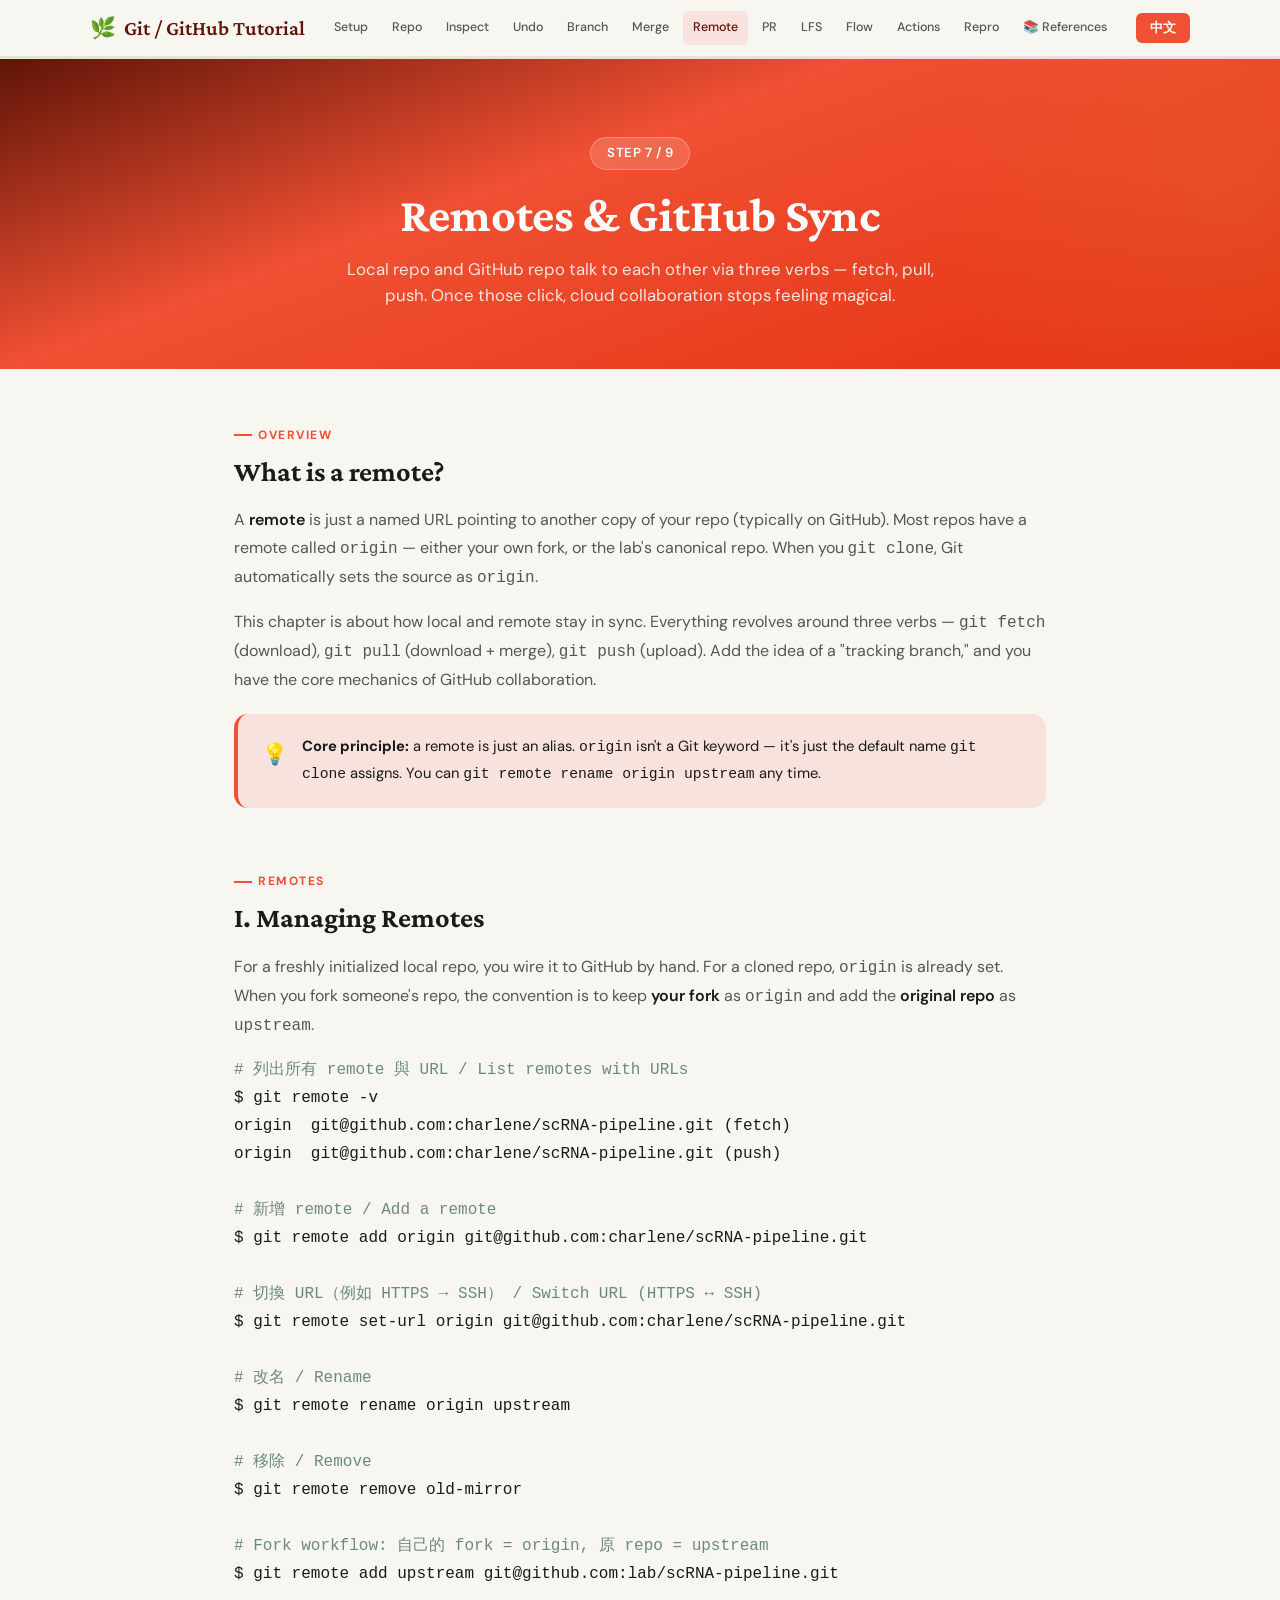
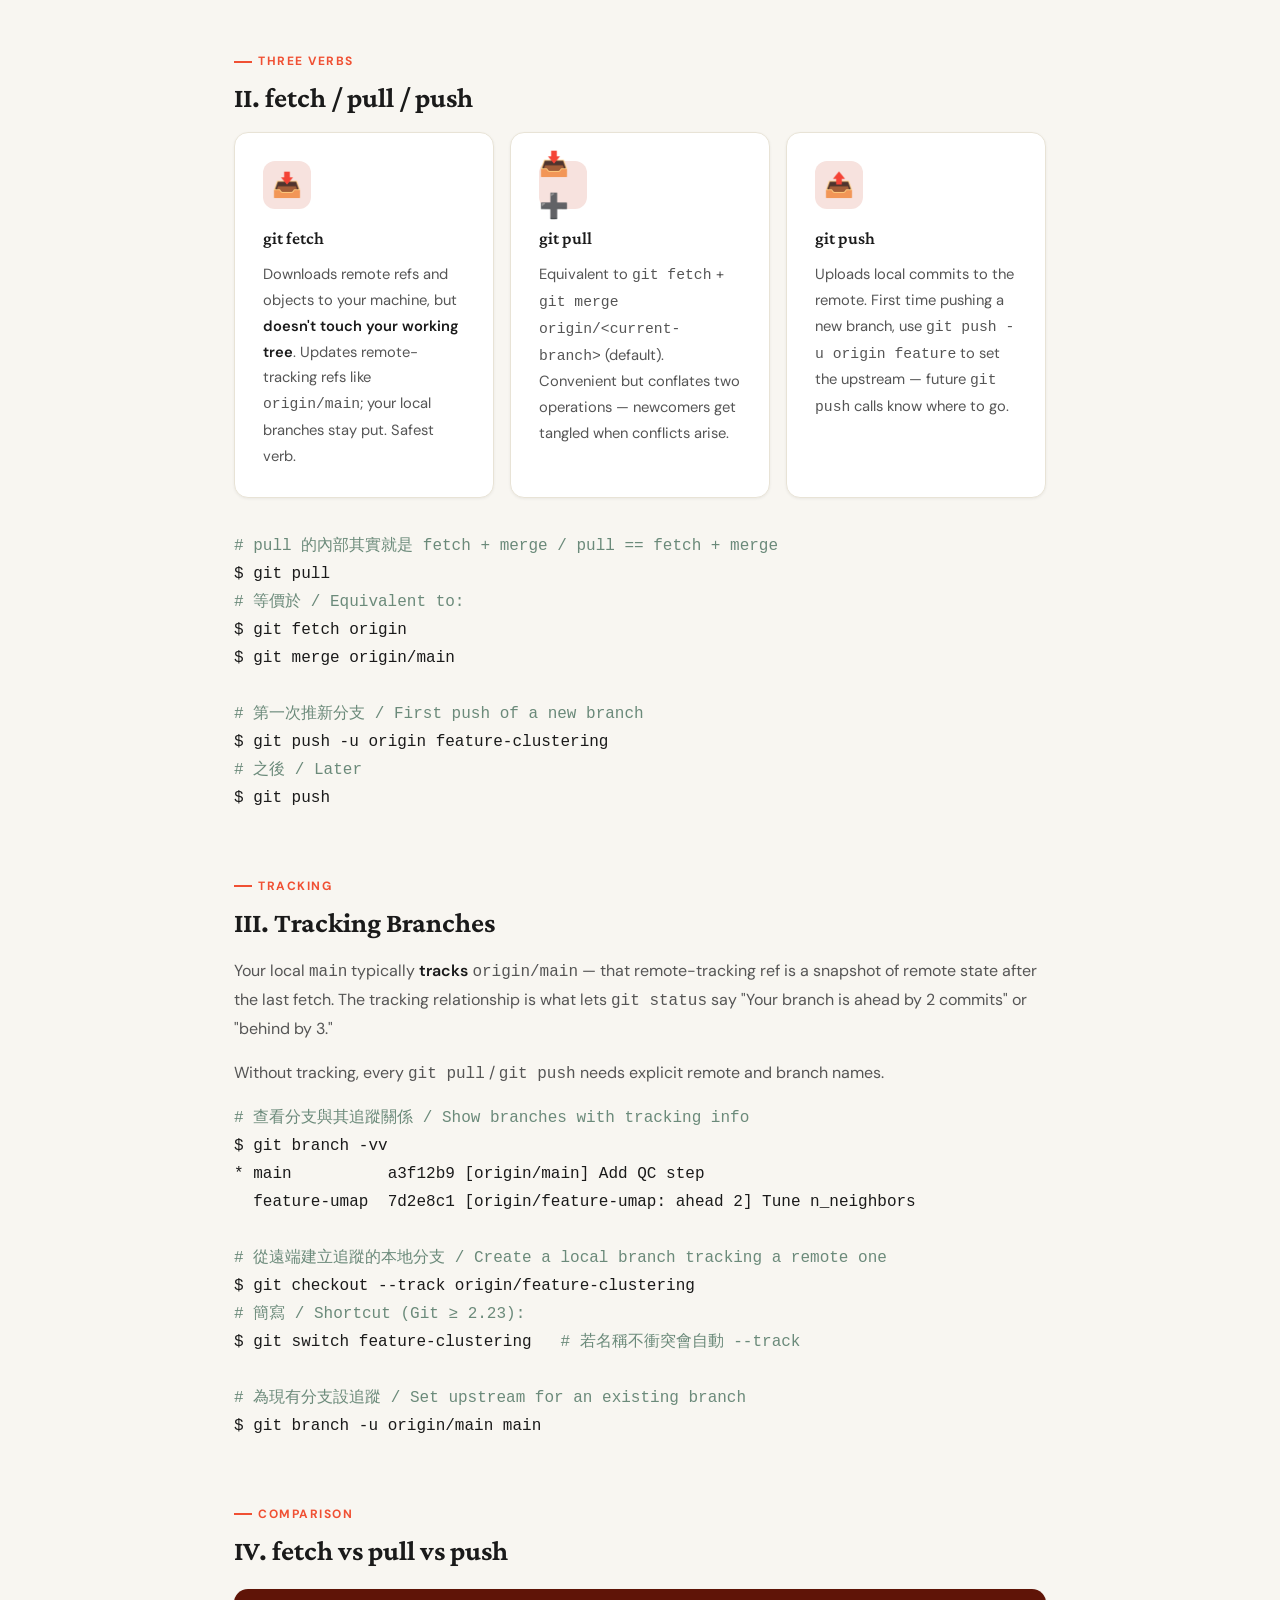
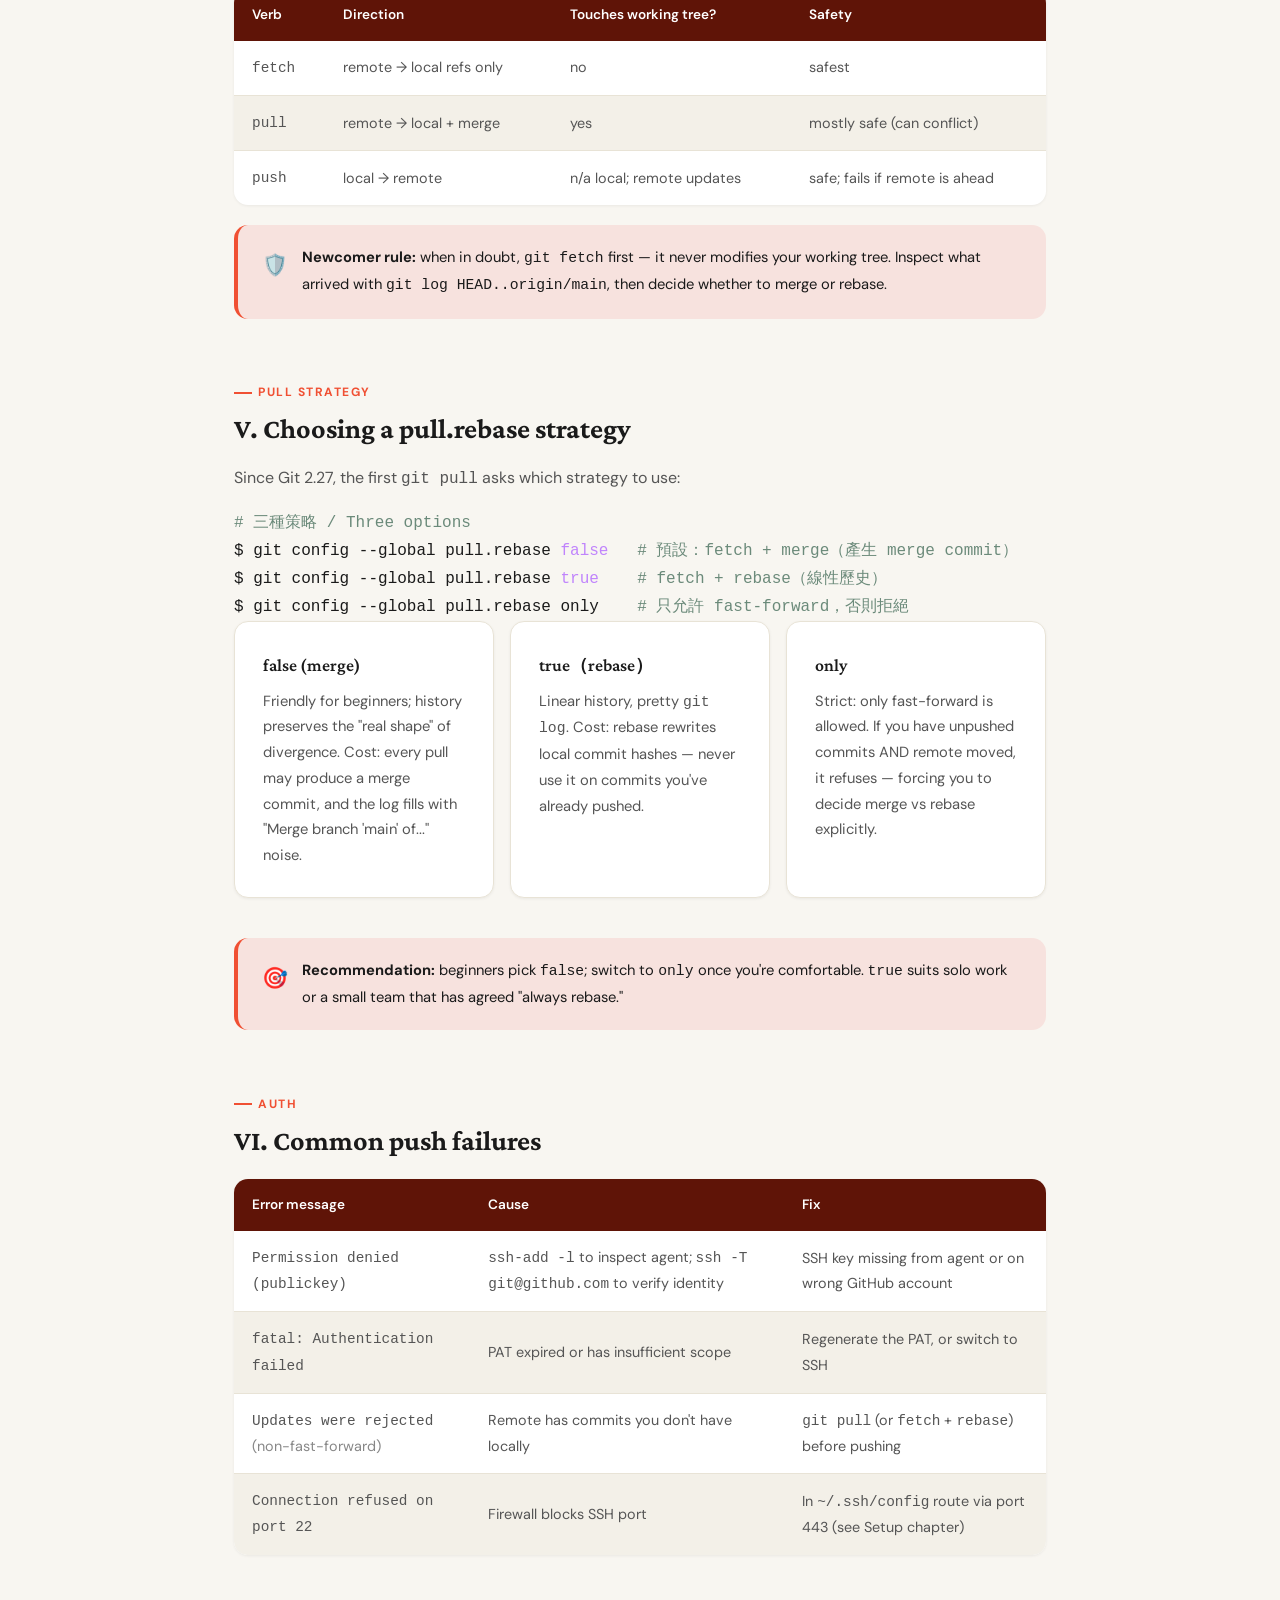
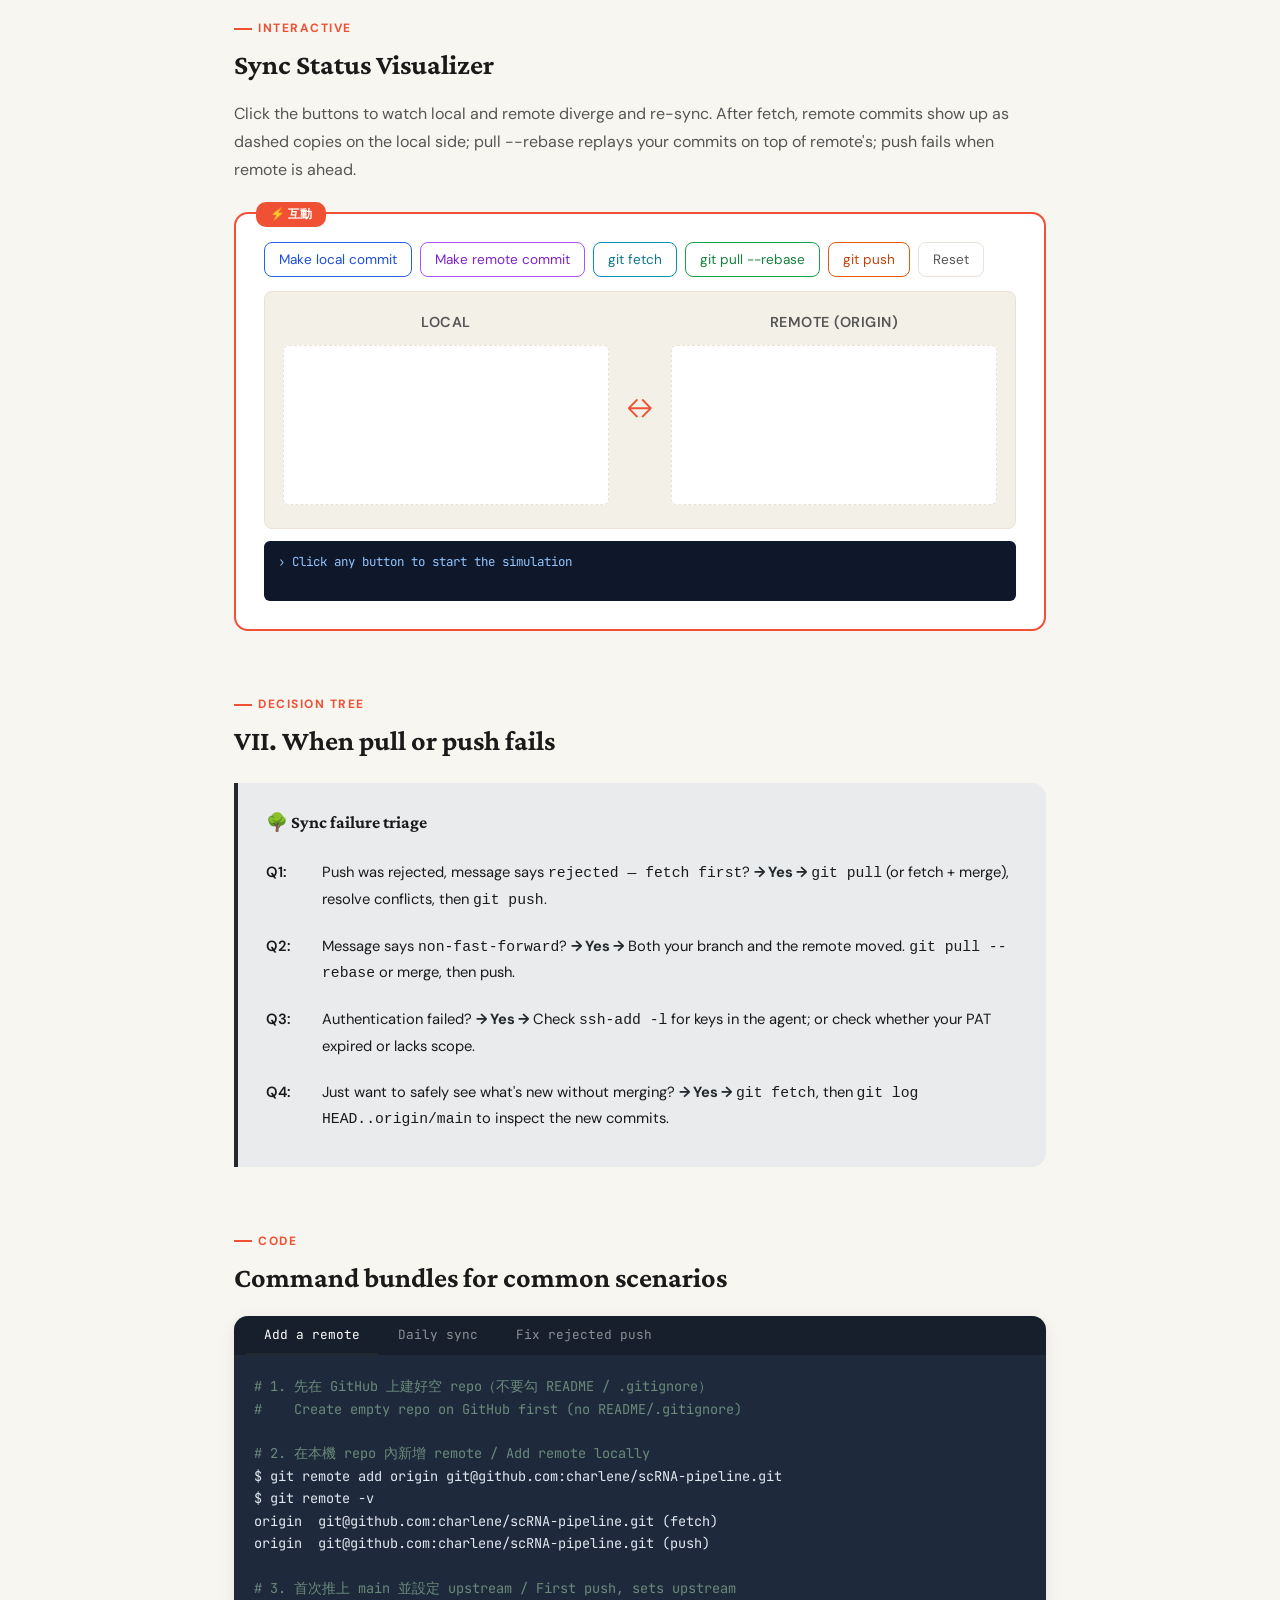
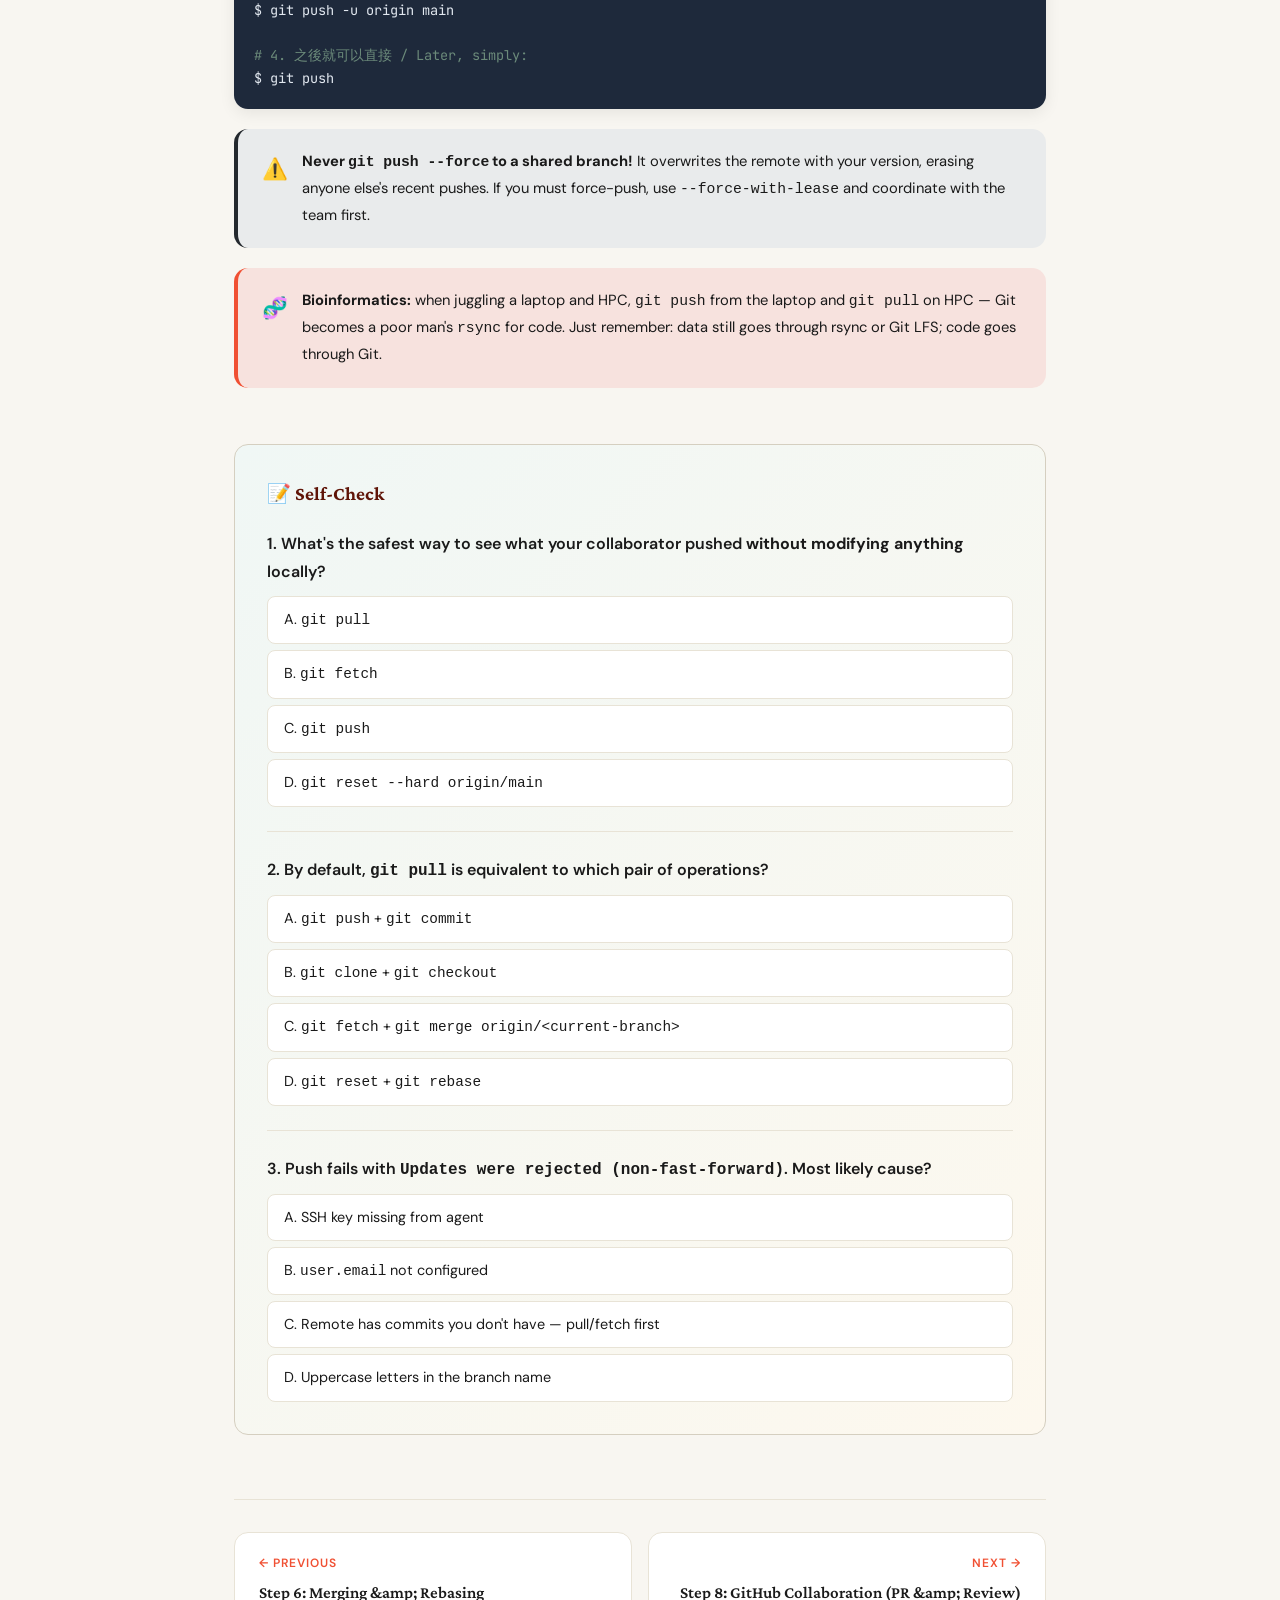
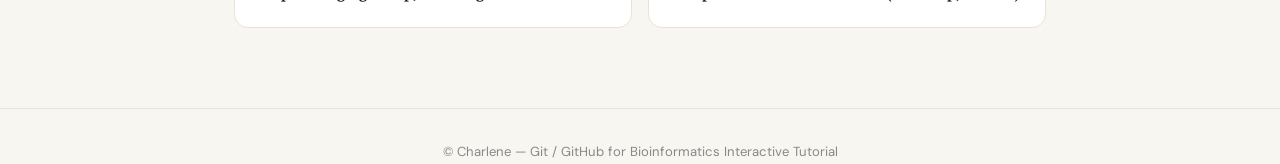
<file: remotes.html>
<!DOCTYPE html><html lang="zh-Hant"><head><meta charset="UTF-8"><meta name="viewport" content="width=device-width,initial-scale=1.0">
<title>Step 7: Remotes &amp; GitHub Sync — Git Tutorial</title>
<link rel="stylesheet" href="styles.css">
</head><body>
<nav class="top-nav"><div class="top-nav-inner">
  <a href="index.html" class="top-nav-brand"><span>🌿</span> <span data-zh="Git / GitHub 教學" data-en="Git / GitHub Tutorial">Git / GitHub 教學</span></a>
  <ul class="top-nav-links">
    <li><a href="setup.html">Setup</a></li><li><a href="repo-basics.html">Repo</a></li><li><a href="inspecting.html">Inspect</a></li><li><a href="undoing.html">Undo</a></li><li><a href="branching.html">Branch</a></li><li><a href="merge-rebase.html">Merge</a></li><li><a href="remotes.html" class="active">Remote</a></li><li><a href="collaboration.html">PR</a></li><li><a href="gitignore-lfs.html">LFS</a></li><li><a href="workflows.html">Flow</a></li><li><a href="actions.html">Actions</a></li><li><a href="reproducibility.html">Repro</a></li>
    <li><a href="references/index.html" data-zh="📚 參考資料" data-en="📚 References">📚 參考資料</a></li>
  </ul>
</div></nav>
<div class="progress-bar-container"><div class="progress-bar" id="progressBar"></div></div>
<header class="page-hero"><div class="step-badge">STEP 7 / 9</div>
<h1 data-zh="遠端與 GitHub 同步 (Remotes &amp; GitHub Sync)" data-en="Remotes &amp; GitHub Sync">遠端與 GitHub 同步 (Remotes &amp; GitHub Sync)</h1>
<p class="subtitle" data-lang="zh">本機 repo 和 GitHub 上的 repo 之間，靠 fetch / pull / push 三個動詞溝通——理解它們，雲端協作就不再神秘。</p>
<p class="subtitle" data-lang="en">Local repo and GitHub repo talk to each other via three verbs — fetch, pull, push. Once those click, cloud collaboration stops feeling magical.</p>
</header>
<main class="content-wrap">

<!-- ===== Section 1: Overview ===== -->
<section class="section">
<div class="section-label" data-zh="概覽" data-en="OVERVIEW">概覽</div>
<h2 data-zh="什麼是 remote？" data-en="What is a remote?">什麼是 remote？</h2>
<div data-lang="zh">
<p><strong>remote（遠端）</strong>本質上只是一個有名字的 URL，指向 repo 的另一份副本（通常在 GitHub 上）。大多數 repo 都有一個叫 <code>origin</code> 的 remote——可能是你自己的 fork，也可能是 lab 的 canonical repo。當你 <code>git clone</code> 時，Git 自動把來源設成 <code>origin</code>。</p>
<p>本章重點：本機與 remote 之間如何保持同步。所有同步動作都繞著三個動詞轉——<code>git fetch</code>（下載）、<code>git pull</code>（下載並合併）、<code>git push</code>（上傳）。再加上「tracking branch」這個概念，你就能掌握 GitHub 協作的核心機制。</p>
</div>
<div data-lang="en">
<p>A <strong>remote</strong> is just a named URL pointing to another copy of your repo (typically on GitHub). Most repos have a remote called <code>origin</code> — either your own fork, or the lab's canonical repo. When you <code>git clone</code>, Git automatically sets the source as <code>origin</code>.</p>
<p>This chapter is about how local and remote stay in sync. Everything revolves around three verbs — <code>git fetch</code> (download), <code>git pull</code> (download + merge), <code>git push</code> (upload). Add the idea of a "tracking branch," and you have the core mechanics of GitHub collaboration.</p>
</div>
<div class="callout tip"><span class="callout-icon">💡</span><div>
<span data-lang="zh"><strong>核心原則：</strong>remote 只是別名。<code>origin</code> 不是 Git 內建的保留字，只是 <code>git clone</code> 預設取的名字。你可以隨時 <code>git remote rename origin upstream</code> 改名。</span>
<span data-lang="en"><strong>Core principle:</strong> a remote is just an alias. <code>origin</code> isn't a Git keyword — it's just the default name <code>git clone</code> assigns. You can <code>git remote rename origin upstream</code> any time.</span>
</div></div>
</section>

<!-- ===== Section 2: Remote management ===== -->
<section class="section">
<div class="section-label" data-zh="管理 remote" data-en="REMOTES">管理 remote</div>
<h2 data-zh="一、管理 remote" data-en="I. Managing Remotes">一、管理 remote</h2>
<div data-lang="zh"><p>新建一個本機 repo 時，要手動把它連到 GitHub。clone 下來的 repo 則自動有 <code>origin</code>。當你 fork 別人的 repo 後，慣例會把<strong>自己的 fork</strong> 設為 <code>origin</code>、<strong>原始 repo</strong> 設為 <code>upstream</code>。</p></div>
<div data-lang="en"><p>For a freshly initialized local repo, you wire it to GitHub by hand. For a cloned repo, <code>origin</code> is already set. When you fork someone's repo, the convention is to keep <strong>your fork</strong> as <code>origin</code> and add the <strong>original repo</strong> as <code>upstream</code>.</p></div>
<pre><span class="comment"># 列出所有 remote 與 URL / List remotes with URLs</span>
$ git remote -v
origin  git@github.com:charlene/scRNA-pipeline.git (fetch)
origin  git@github.com:charlene/scRNA-pipeline.git (push)

<span class="comment"># 新增 remote / Add a remote</span>
$ git remote add origin git@github.com:charlene/scRNA-pipeline.git

<span class="comment"># 切換 URL（例如 HTTPS → SSH） / Switch URL (HTTPS ↔ SSH)</span>
$ git remote set-url origin git@github.com:charlene/scRNA-pipeline.git

<span class="comment"># 改名 / Rename</span>
$ git remote rename origin upstream

<span class="comment"># 移除 / Remove</span>
$ git remote remove old-mirror

<span class="comment"># Fork workflow: 自己的 fork = origin, 原 repo = upstream</span>
$ git remote add upstream git@github.com:lab/scRNA-pipeline.git
</pre>
</section>

<!-- ===== Section 3: Three sync verbs ===== -->
<section class="section">
<div class="section-label" data-zh="三個同步動詞" data-en="THREE VERBS">三個同步動詞</div>
<h2 data-zh="二、fetch / pull / push" data-en="II. fetch / pull / push">二、fetch / pull / push</h2>
<div class="card-grid cols-3">
<div class="card"><div class="card-icon">📥</div><h4>git fetch</h4>
<div data-lang="zh"><p>把 remote 的 refs 和 objects 下載到本機，但<strong>不動工作目錄</strong>。本機多了 <code>origin/main</code> 之類的 remote-tracking ref，本地分支不變。最安全。</p></div>
<div data-lang="en"><p>Downloads remote refs and objects to your machine, but <strong>doesn't touch your working tree</strong>. Updates remote-tracking refs like <code>origin/main</code>; your local branches stay put. Safest verb.</p></div>
</div>
<div class="card"><div class="card-icon">📥➕</div><h4>git pull</h4>
<div data-lang="zh"><p>等同 <code>git fetch</code> + <code>git merge origin/&lt;current-branch&gt;</code>（預設）。方便，但把兩個動作混在一起；衝突時新手容易亂。</p></div>
<div data-lang="en"><p>Equivalent to <code>git fetch</code> + <code>git merge origin/&lt;current-branch&gt;</code> (default). Convenient but conflates two operations — newcomers get tangled when conflicts arise.</p></div>
</div>
<div class="card"><div class="card-icon">📤</div><h4>git push</h4>
<div data-lang="zh"><p>把本機 commit 上傳到 remote。第一次推新分支用 <code>git push -u origin feature</code> 設定 upstream，之後直接 <code>git push</code> 就懂去哪。</p></div>
<div data-lang="en"><p>Uploads local commits to the remote. First time pushing a new branch, use <code>git push -u origin feature</code> to set the upstream — future <code>git push</code> calls know where to go.</p></div>
</div>
</div>
<pre style="margin-top:14px"><span class="comment"># pull 的內部其實就是 fetch + merge / pull == fetch + merge</span>
$ git pull
<span class="comment"># 等價於 / Equivalent to:</span>
$ git fetch origin
$ git merge origin/main

<span class="comment"># 第一次推新分支 / First push of a new branch</span>
$ git push -u origin feature-clustering
<span class="comment"># 之後 / Later</span>
$ git push
</pre>
</section>

<!-- ===== Section 4: Tracking ===== -->
<section class="section">
<div class="section-label" data-zh="追蹤分支" data-en="TRACKING">追蹤分支</div>
<h2 data-zh="三、tracking branch（追蹤分支）" data-en="III. Tracking Branches">三、tracking branch（追蹤分支）</h2>
<div data-lang="zh">
<p>本機的 <code>main</code> 通常會 <strong>track</strong>（追蹤）<code>origin/main</code>——這個 remote-tracking ref 是 fetch 後本機對 remote 狀態的快照。tracking 關係讓 <code>git status</code> 能說「你的分支領先 2 個 commit」或「落後 3 個 commit」。</p>
<p>沒有 tracking，<code>git pull</code> / <code>git push</code> 都要明寫 remote 和分支名。</p>
</div>
<div data-lang="en">
<p>Your local <code>main</code> typically <strong>tracks</strong> <code>origin/main</code> — that remote-tracking ref is a snapshot of remote state after the last fetch. The tracking relationship is what lets <code>git status</code> say "Your branch is ahead by 2 commits" or "behind by 3."</p>
<p>Without tracking, every <code>git pull</code> / <code>git push</code> needs explicit remote and branch names.</p>
</div>
<pre><span class="comment"># 查看分支與其追蹤關係 / Show branches with tracking info</span>
$ git branch -vv
* main          a3f12b9 [origin/main] Add QC step
  feature-umap  7d2e8c1 [origin/feature-umap: ahead 2] Tune n_neighbors

<span class="comment"># 從遠端建立追蹤的本地分支 / Create a local branch tracking a remote one</span>
$ git checkout --track origin/feature-clustering
<span class="comment"># 簡寫 / Shortcut (Git ≥ 2.23):</span>
$ git switch feature-clustering   <span class="comment"># 若名稱不衝突會自動 --track</span>

<span class="comment"># 為現有分支設追蹤 / Set upstream for an existing branch</span>
$ git branch -u origin/main main
</pre>
</section>

<!-- ===== Section 5: Comparison table ===== -->
<section class="section">
<div class="section-label" data-zh="對照表" data-en="COMPARISON">對照表</div>
<h2 data-zh="四、fetch vs pull vs push" data-en="IV. fetch vs pull vs push">四、fetch vs pull vs push</h2>
<table class="comp-table">
<thead><tr>
<th data-zh="動詞" data-en="Verb">動詞</th>
<th data-zh="方向" data-en="Direction">方向</th>
<th data-zh="動工作目錄？" data-en="Touches working tree?">動工作目錄？</th>
<th data-zh="安全性" data-en="Safety">安全性</th>
</tr></thead>
<tbody>
<tr><td><code>fetch</code></td><td data-lang="zh">remote → 本機 refs（不動分支）</td><td data-lang="en">remote → local refs only</td><td data-lang="zh">否</td><td data-lang="en">no</td><td data-lang="zh">最安全</td><td data-lang="en">safest</td></tr>
<tr><td><code>pull</code></td><td data-lang="zh">remote → 本機 + 合併到當前分支</td><td data-lang="en">remote → local + merge</td><td data-lang="zh">會</td><td data-lang="en">yes</td><td data-lang="zh">大致安全（可能衝突）</td><td data-lang="en">mostly safe (can conflict)</td></tr>
<tr><td><code>push</code></td><td data-lang="zh">本機 → remote</td><td data-lang="en">local → remote</td><td data-lang="zh">不動本機；遠端會更新</td><td data-lang="en">n/a local; remote updates</td><td data-lang="zh">安全；若 remote 領先會失敗</td><td data-lang="en">safe; fails if remote is ahead</td></tr>
</tbody></table>

<div class="callout tip"><span class="callout-icon">🛡️</span><div>
<span data-lang="zh"><strong>新手規則：</strong>不確定時就先 <code>git fetch</code>——它永遠不會弄壞你的工作目錄。看清楚 <code>git log HEAD..origin/main</code> 多了什麼，再決定要 merge 還是 rebase。</span>
<span data-lang="en"><strong>Newcomer rule:</strong> when in doubt, <code>git fetch</code> first — it never modifies your working tree. Inspect what arrived with <code>git log HEAD..origin/main</code>, then decide whether to merge or rebase.</span>
</div></div>
</section>

<!-- ===== Section 6: pull.rebase strategy ===== -->
<section class="section">
<div class="section-label" data-zh="pull 策略" data-en="PULL STRATEGY">pull 策略</div>
<h2 data-zh="五、pull.rebase 該怎麼選？" data-en="V. Choosing a pull.rebase strategy">五、pull.rebase 該怎麼選？</h2>
<div data-lang="zh"><p>Git 2.27 之後，第一次 <code>git pull</code> 會提醒你選擇策略：</p></div>
<div data-lang="en"><p>Since Git 2.27, the first <code>git pull</code> asks which strategy to use:</p></div>
<pre><span class="comment"># 三種策略 / Three options</span>
$ git config --global pull.rebase <span class="kw">false</span>   <span class="comment"># 預設：fetch + merge（產生 merge commit）</span>
$ git config --global pull.rebase <span class="kw">true</span>    <span class="comment"># fetch + rebase（線性歷史）</span>
$ git config --global pull.rebase only    <span class="comment"># 只允許 fast-forward，否則拒絕</span>
</pre>
<div class="card-grid cols-3">
<div class="card"><h4 data-zh="false（merge）" data-en="false (merge)">false（merge）</h4>
<div data-lang="zh"><p>新手友善；歷史保留分歧的「真實樣貌」。代價：每次 pull 都可能產生 merge commit，long-term repo 會出現很多「Merge branch 'main' of...」噪音。</p></div>
<div data-lang="en"><p>Friendly for beginners; history preserves the "real shape" of divergence. Cost: every pull may produce a merge commit, and the log fills with "Merge branch 'main' of..." noise.</p></div>
</div>
<div class="card"><h4>true（rebase）</h4>
<div data-lang="zh"><p>線性歷史，<code>git log</code> 漂亮。代價：rebase 會改寫本機 commit hash，已 push 出去的東西別用。</p></div>
<div data-lang="en"><p>Linear history, pretty <code>git log</code>. Cost: rebase rewrites local commit hashes — never use it on commits you've already pushed.</p></div>
</div>
<div class="card"><h4>only</h4>
<div data-lang="zh"><p>嚴格模式：只允許 fast-forward。一旦本機有未 push 的 commit 又 fetch 到新東西，就會拒絕——強迫你自己決定 merge 還是 rebase。</p></div>
<div data-lang="en"><p>Strict: only fast-forward is allowed. If you have unpushed commits AND remote moved, it refuses — forcing you to decide merge vs rebase explicitly.</p></div>
</div>
</div>
<div class="callout tip"><span class="callout-icon">🎯</span><div>
<span data-lang="zh"><strong>建議：</strong>新手選 <code>false</code>，熟練後改 <code>only</code>。<code>true</code> 適合單人開發或約定好「永遠 rebase」的小團隊。</span>
<span data-lang="en"><strong>Recommendation:</strong> beginners pick <code>false</code>; switch to <code>only</code> once you're comfortable. <code>true</code> suits solo work or a small team that has agreed "always rebase."</span>
</div></div>
</section>

<!-- ===== Section 7: Auth troubleshooting ===== -->
<section class="section">
<div class="section-label" data-zh="認證排錯" data-en="AUTH">認證排錯</div>
<h2 data-zh="六、push 失敗的常見訊息" data-en="VI. Common push failures">六、push 失敗的常見訊息</h2>
<table class="comp-table">
<thead><tr>
<th data-zh="錯誤訊息" data-en="Error message">錯誤訊息</th>
<th data-zh="原因" data-en="Cause">原因</th>
<th data-zh="處理" data-en="Fix">處理</th>
</tr></thead>
<tbody>
<tr><td><code>Permission denied (publickey)</code></td><td data-lang="zh">SSH key 沒加進 agent，或加錯 GitHub 帳號</td><td data-zh="檢查"><code>ssh-add -l</code> <span data-lang="zh">看 agent 內金鑰；<code>ssh -T git@github.com</code> 驗證身分</span><span data-lang="en">to inspect agent; <code>ssh -T git@github.com</code> to verify identity</span></td><td data-lang="en">SSH key missing from agent or on wrong GitHub account</td></tr>
<tr><td><code>fatal: Authentication failed</code></td><td data-lang="zh">PAT 過期 / scope 不足</td><td data-lang="zh">重新產 PAT，或改用 SSH</td><td data-lang="en">PAT expired or has insufficient scope</td><td data-lang="en">Regenerate the PAT, or switch to SSH</td></tr>
<tr><td><code>Updates were rejected</code> <span style="opacity:.7">(non-fast-forward)</span></td><td data-lang="zh">remote 上有你還沒抓的 commit</td><td data-lang="zh">先 <code>git pull</code>（或 <code>fetch</code> + <code>rebase</code>）再 push</td><td data-lang="en">Remote has commits you don't have locally</td><td data-lang="en"><code>git pull</code> (or <code>fetch</code> + <code>rebase</code>) before pushing</td></tr>
<tr><td><code>Connection refused on port 22</code></td><td data-lang="zh">防火牆擋 SSH port</td><td data-lang="zh">在 <code>~/.ssh/config</code> 改走 port 443（見 Setup 章）</td><td data-lang="en">Firewall blocks SSH port</td><td data-lang="en">In <code>~/.ssh/config</code> route via port 443 (see Setup chapter)</td></tr>
</tbody></table>
</section>

<!-- ===== Section 8: Interactive sync visualizer ===== -->
<section class="section">
<div class="section-label" data-zh="互動模擬" data-en="INTERACTIVE">互動模擬</div>
<h2 data-zh="同步狀態視覺化器" data-en="Sync Status Visualizer">同步狀態視覺化器</h2>
<div data-lang="zh"><p>按下按鈕觀察 local 與 remote 兩側 commit 序列的變化——fetch 後 remote 的 commit 會以虛線複本出現在 local 側；pull --rebase 會把你的 commit 重播到 remote 之上；push 在 remote 領先時會失敗。</p></div>
<div data-lang="en"><p>Click the buttons to watch local and remote diverge and re-sync. After fetch, remote commits show up as dashed copies on the local side; pull --rebase replays your commits on top of remote's; push fails when remote is ahead.</p></div>

<div id="syncVis" class="interactive-panel">
  <div class="sync-controls">
    <button class="sync-btn local" data-act="commit-local" data-zh="Make local commit" data-en="Make local commit">+ local commit</button>
    <button class="sync-btn remote" data-act="commit-remote" data-zh="Make remote commit" data-en="Make remote commit">+ remote commit</button>
    <button class="sync-btn fetch" data-act="fetch">git fetch</button>
    <button class="sync-btn pull" data-act="pull">git pull --rebase</button>
    <button class="sync-btn push" data-act="push">git push</button>
    <button class="sync-btn reset" data-act="reset" data-zh="重設" data-en="Reset">Reset</button>
  </div>
  <div class="sync-board">
    <div class="sync-side">
      <div class="sync-side-label" data-zh="本機 (local)" data-en="Local">本機 (local)</div>
      <div class="sync-col" id="localCol"></div>
    </div>
    <div class="sync-arrow" id="syncArrow">↔</div>
    <div class="sync-side">
      <div class="sync-side-label" data-zh="遠端 (origin)" data-en="Remote (origin)">遠端 (origin)</div>
      <div class="sync-col" id="remoteCol"></div>
    </div>
  </div>
  <div class="sync-log" id="syncLog"></div>
</div>
</section>

<!-- ===== Section 9: Decision tree ===== -->
<section class="section">
<div class="section-label" data-zh="決策流程" data-en="DECISION TREE">決策流程</div>
<h2 data-zh="七、pull / push 出問題了怎麼辦？" data-en="VII. When pull or push fails">七、pull / push 出問題了怎麼辦？</h2>
<div class="decision-tree">
<h4>🌳 <span data-zh="同步失敗排查" data-en="Sync failure triage">同步失敗排查</span></h4>
<div data-lang="zh">
<div class="dt-node"><span class="dt-q">Q1:</span><div>push 被拒絕，訊息為 <code>rejected — fetch first</code>？<span class="dt-arrow">→ 是 →</span> 先 <code>git pull</code>（或 fetch + merge），解完衝突再 <code>git push</code>。</div></div>
<div class="dt-node"><span class="dt-q">Q2:</span><div>訊息為 <code>non-fast-forward</code>？<span class="dt-arrow">→ 是 →</span> 你的 push 和 remote 都動過。<code>git pull --rebase</code> 或 merge，再 push。</div></div>
<div class="dt-node"><span class="dt-q">Q3:</span><div>authentication 失敗？<span class="dt-arrow">→ 是 →</span> <code>ssh-add -l</code> 看 key 在不在 agent；或檢查 PAT 是否過期、scope 是否足夠。</div></div>
<div class="dt-node"><span class="dt-q">Q4:</span><div>只想安全地看 remote 有什麼新東西、不想 merge？<span class="dt-arrow">→ 是 →</span> <code>git fetch</code>，然後 <code>git log HEAD..origin/main</code> 看新 commit。</div></div>
</div>
<div data-lang="en">
<div class="dt-node"><span class="dt-q">Q1:</span><div>Push was rejected, message says <code>rejected — fetch first</code>? <span class="dt-arrow">→ Yes →</span> <code>git pull</code> (or fetch + merge), resolve conflicts, then <code>git push</code>.</div></div>
<div class="dt-node"><span class="dt-q">Q2:</span><div>Message says <code>non-fast-forward</code>? <span class="dt-arrow">→ Yes →</span> Both your branch and the remote moved. <code>git pull --rebase</code> or merge, then push.</div></div>
<div class="dt-node"><span class="dt-q">Q3:</span><div>Authentication failed? <span class="dt-arrow">→ Yes →</span> Check <code>ssh-add -l</code> for keys in the agent; or check whether your PAT expired or lacks scope.</div></div>
<div class="dt-node"><span class="dt-q">Q4:</span><div>Just want to safely see what's new without merging? <span class="dt-arrow">→ Yes →</span> <code>git fetch</code>, then <code>git log HEAD..origin/main</code> to inspect the new commits.</div></div>
</div>
</div>
</section>

<!-- ===== Section 10: Code tabs ===== -->
<section class="section">
<div class="section-label" data-zh="完整程式碼" data-en="CODE">完整程式碼</div>
<h2 data-zh="常見場景指令套餐" data-en="Command bundles for common scenarios">常見場景指令套餐</h2>
<div class="code-tabs"><div class="code-tab-btns">
  <button class="code-tab-btn active" onclick="switchTab(this,'addrem')" data-zh="新增 remote" data-en="Add a remote">Add a remote</button>
  <button class="code-tab-btn" onclick="switchTab(this,'daily')" data-zh="日常同步" data-en="Daily sync">Daily sync</button>
  <button class="code-tab-btn" onclick="switchTab(this,'rejected')" data-zh="push 被拒" data-en="Fix rejected push">Fix rejected push</button>
</div>
<div class="code-tab-content active" id="addrem"><pre><span class="comment"># 1. 先在 GitHub 上建好空 repo（不要勾 README / .gitignore）</span>
<span class="comment">#    Create empty repo on GitHub first (no README/.gitignore)</span>

<span class="comment"># 2. 在本機 repo 內新增 remote / Add remote locally</span>
$ git remote add origin git@github.com:charlene/scRNA-pipeline.git
$ git remote -v
origin  git@github.com:charlene/scRNA-pipeline.git (fetch)
origin  git@github.com:charlene/scRNA-pipeline.git (push)

<span class="comment"># 3. 首次推上 main 並設定 upstream / First push, sets upstream</span>
$ git push -u origin main

<span class="comment"># 4. 之後就可以直接 / Later, simply:</span>
$ git push</pre></div>

<div class="code-tab-content" id="daily"><pre><span class="comment"># 早上開工流程 / Morning workflow</span>
$ git fetch origin                 <span class="comment"># 看看遠端有沒有新東西，安全</span>
$ git status                       <span class="comment"># Your branch is behind origin/main by 3 commits</span>
$ git log HEAD..origin/main --oneline   <span class="comment"># 看是哪些新 commit</span>

<span class="comment"># 確認沒問題後拉下來 / Pull when satisfied</span>
$ git pull                         <span class="comment"># = fetch + merge (or rebase, 依設定)</span>

<span class="comment"># 寫完一段、commit、推 / Commit and push your work</span>
$ git add analysis/qc.R
$ git commit -m <span class="str">"Add QC threshold tuning"</span>
$ git push</pre></div>

<div class="code-tab-content" id="rejected"><pre><span class="comment"># push 失敗訊息 / Push fails with:</span>
<span class="comment">#   ! [rejected]   main -&gt; main (non-fast-forward)</span>
<span class="comment">#   error: failed to push some refs ...</span>
<span class="comment">#   hint: Updates were rejected because the tip of your current</span>
<span class="comment">#         branch is behind its remote counterpart.</span>

<span class="comment"># 1. 拉下來並 rebase 自己的 commit 到 remote 之上</span>
$ git pull --rebase origin main

<span class="comment"># 2. 若有衝突，解決後 / If conflicts, resolve then:</span>
$ git add &lt;resolved-files&gt;
$ git rebase --continue

<span class="comment"># 3. 再推一次 / Push again</span>
$ git push

<span class="comment"># 看 force push 之前先確認沒有別人的 commit 會被覆蓋</span>
<span class="comment"># Before any --force, double-check nobody else's commit gets erased</span>
$ git push --force-with-lease    <span class="comment"># 比 --force 安全</span></pre></div>
</div>

<div class="callout warn"><span class="callout-icon">⚠️</span><div>
<span data-lang="zh"><strong>不要對共用分支用 <code>git push --force</code>！</strong>它會把 remote 強制覆寫成你的版本，別人新推的 commit 會消失。要 force 也請用 <code>--force-with-lease</code>，並先跟團隊同步。</span>
<span data-lang="en"><strong>Never <code>git push --force</code> to a shared branch!</strong> It overwrites the remote with your version, erasing anyone else's recent pushes. If you must force-push, use <code>--force-with-lease</code> and coordinate with the team first.</span>
</div></div>

<div class="callout tip"><span class="callout-icon">🧬</span><div>
<span data-lang="zh"><strong>生資情境：</strong>同時在本機 NB 和 HPC 開發時，<code>git push</code> 從 NB 上去，<code>git pull</code> 在 HPC 拉下來——把 Git 當成程式碼的 <code>rsync</code>。記得：data 用 rsync 或 LFS，code 用 git。</span>
<span data-lang="en"><strong>Bioinformatics:</strong> when juggling a laptop and HPC, <code>git push</code> from the laptop and <code>git pull</code> on HPC — Git becomes a poor man's <code>rsync</code> for code. Just remember: data still goes through rsync or Git LFS; code goes through Git.</span>
</div></div>
</section>

<!-- ===== Section 11: Quiz ===== -->
<section class="quiz-section">
<h3>📝 <span data-zh="自我檢測" data-en="Self-Check">自我檢測</span></h3>
<div class="quiz-q" data-answer="1">
<p data-lang="zh">1. 想看看 collaborator 推了什麼新 commit 但<strong>不要動到</strong>自己的工作目錄，最安全的指令是？</p>
<p data-lang="en">1. What's the safest way to see what your collaborator pushed <strong>without modifying anything</strong> locally?</p>
<div class="quiz-options">
<div class="quiz-opt" data-idx="0"><span data-lang="zh">A. <code>git pull</code></span><span data-lang="en">A. <code>git pull</code></span></div>
<div class="quiz-opt" data-idx="1"><span data-lang="zh">B. <code>git fetch</code></span><span data-lang="en">B. <code>git fetch</code></span></div>
<div class="quiz-opt" data-idx="2"><span data-lang="zh">C. <code>git push</code></span><span data-lang="en">C. <code>git push</code></span></div>
<div class="quiz-opt" data-idx="3"><span data-lang="zh">D. <code>git reset --hard origin/main</code></span><span data-lang="en">D. <code>git reset --hard origin/main</code></span></div>
</div><div class="quiz-feedback" id="fb1"></div></div>

<div class="quiz-q" data-answer="2">
<p data-lang="zh">2. 預設情況下，<code>git pull</code> 等價於下列哪兩個動作？</p>
<p data-lang="en">2. By default, <code>git pull</code> is equivalent to which pair of operations?</p>
<div class="quiz-options">
<div class="quiz-opt" data-idx="0"><span data-lang="zh">A. <code>git push</code> + <code>git commit</code></span><span data-lang="en">A. <code>git push</code> + <code>git commit</code></span></div>
<div class="quiz-opt" data-idx="1"><span data-lang="zh">B. <code>git clone</code> + <code>git checkout</code></span><span data-lang="en">B. <code>git clone</code> + <code>git checkout</code></span></div>
<div class="quiz-opt" data-idx="2"><span data-lang="zh">C. <code>git fetch</code> + <code>git merge origin/&lt;current-branch&gt;</code></span><span data-lang="en">C. <code>git fetch</code> + <code>git merge origin/&lt;current-branch&gt;</code></span></div>
<div class="quiz-opt" data-idx="3"><span data-lang="zh">D. <code>git reset</code> + <code>git rebase</code></span><span data-lang="en">D. <code>git reset</code> + <code>git rebase</code></span></div>
</div><div class="quiz-feedback" id="fb2"></div></div>

<div class="quiz-q" data-answer="2">
<p data-lang="zh">3. push 時出現 <code>Updates were rejected (non-fast-forward)</code>，最可能的原因是？</p>
<p data-lang="en">3. Push fails with <code>Updates were rejected (non-fast-forward)</code>. Most likely cause?</p>
<div class="quiz-options">
<div class="quiz-opt" data-idx="0"><span data-lang="zh">A. SSH key 沒加到 agent</span><span data-lang="en">A. SSH key missing from agent</span></div>
<div class="quiz-opt" data-idx="1"><span data-lang="zh">B. 沒設定 <code>user.email</code></span><span data-lang="en">B. <code>user.email</code> not configured</span></div>
<div class="quiz-opt" data-idx="2"><span data-lang="zh">C. remote 有你還沒抓下來的 commit——要先 pull / fetch</span><span data-lang="en">C. Remote has commits you don't have — pull/fetch first</span></div>
<div class="quiz-opt" data-idx="3"><span data-lang="zh">D. 分支名稱裡有大寫字母</span><span data-lang="en">D. Uppercase letters in the branch name</span></div>
</div><div class="quiz-feedback" id="fb3"></div></div>
</section>

<nav class="page-nav">
<a href="merge-rebase.html"><span class="nav-dir" data-zh="← 上一步" data-en="← Previous">← 上一步</span><span class="nav-title" data-zh="Step 6: 合併與 Rebase (Merging &amp;amp; Rebasing)" data-en="Step 6: Merging &amp;amp; Rebasing">Step 6: 合併與 Rebase (Merging &amp; Rebasing)</span></a>
<a href="collaboration.html"><span class="nav-dir" data-zh="下一步 →" data-en="Next →">下一步 →</span><span class="nav-title" data-zh="Step 8: GitHub 協作 (PR &amp;amp; Review)" data-en="Step 8: GitHub Collaboration (PR &amp;amp; Review)">Step 8: GitHub 協作 (PR &amp; Review)</span></a>
</nav>
</main>
<footer class="site-footer">© Charlene — Git / GitHub for Bioinformatics Interactive Tutorial</footer>
<script src="i18n.js"></script>
<style>
.sync-controls{display:flex;flex-wrap:wrap;gap:8px;margin-bottom:14px}
.sync-btn{background:var(--c-surface);border:1px solid var(--c-border-light);border-radius:var(--radius);padding:8px 14px;cursor:pointer;font-family:inherit;font-size:.85rem;transition:var(--transition)}
.sync-btn:hover{border-color:var(--c-accent);transform:translateY(-1px)}
.sync-btn.local{border-color:#2563eb;color:#1d4ed8}
.sync-btn.remote{border-color:#a855f7;color:#7e22ce}
.sync-btn.fetch{border-color:#0891b2;color:#0e7490}
.sync-btn.pull{border-color:#16a34a;color:#15803d}
.sync-btn.push{border-color:#ea580c;color:#c2410c}
.sync-btn.reset{border-color:var(--c-border-light);color:var(--c-ink-light)}
.sync-board{display:grid;grid-template-columns:1fr auto 1fr;gap:14px;align-items:start;background:var(--c-surface-alt);border-radius:var(--radius);padding:18px;border:1px solid var(--c-border-light)}
.sync-side{min-height:200px}
.sync-side-label{font-weight:600;font-size:.9rem;margin-bottom:10px;text-align:center;color:var(--c-ink-light);text-transform:uppercase;letter-spacing:.5px}
.sync-col{display:flex;flex-direction:column-reverse;gap:6px;min-height:160px;padding:8px;background:#fff;border:1px dashed var(--c-border-light);border-radius:6px}
.sync-commit{padding:8px 10px;border-radius:5px;font-family:var(--font-mono);font-size:.78rem;text-align:center;border:1px solid;animation:syncPop .25s ease}
.sync-commit.l{background:#dbeafe;border-color:#2563eb;color:#1d4ed8}
.sync-commit.r{background:#f3e8ff;border-color:#a855f7;color:#7e22ce}
.sync-commit.ghost{background:transparent;border-style:dashed;opacity:.7}
@keyframes syncPop{from{opacity:0;transform:scale(.85)}to{opacity:1;transform:scale(1)}}
.sync-arrow{font-size:1.6rem;color:var(--c-accent);align-self:center;padding:0 4px}
.sync-log{margin-top:12px;background:#0f172a;color:#cbd5e1;border-radius:6px;padding:10px 14px;font-family:var(--font-mono);font-size:.78rem;min-height:60px;max-height:140px;overflow-y:auto;white-space:pre-wrap}
.sync-log .ok{color:#86efac}
.sync-log .err{color:#fca5a5}
.sync-log .info{color:#93c5fd}
@media(max-width:680px){.sync-board{grid-template-columns:1fr;gap:8px}.sync-arrow{transform:rotate(90deg);justify-self:center}}
</style>
<script>
window.addEventListener('scroll',()=>{const h=document.documentElement;document.getElementById('progressBar').style.width=(h.scrollTop/(h.scrollHeight-h.clientHeight))*100+'%';});
function switchTab(b,id){const p=b.closest('.code-tabs');p.querySelectorAll('.code-tab-btn').forEach(x=>x.classList.remove('active'));p.querySelectorAll('.code-tab-content').forEach(x=>x.classList.remove('active'));b.classList.add('active');document.getElementById(id).classList.add('active');}

// ===== Sync visualizer =====
const SV={local:[],remote:[],fetched:[],lc:0,rc:0};
const MSG={
  zh:{
    cl:'本機新增 commit',cr:'遠端新增 commit',
    fetch:'fetch 完成：本機看見遠端最新狀態（未合併）',
    fetchSame:'fetch 完成：本機已是最新',
    pullFf:'pull --rebase：fast-forward，無新本機 commit',
    pullRb:'pull --rebase：本機 commit 已重播到遠端之上',
    pullClean:'pull --rebase：兩邊一致，無事可做',
    pushOk:'push 成功：本機 commit 已上傳到遠端',
    pushBlock:'push 被拒絕（non-fast-forward）：先 fetch + rebase 再 push',
    pushClean:'push：沒有新本機 commit 可推',
    reset:'重設模擬器'
  },
  en:{
    cl:'Local commit made',cr:'Remote commit made (someone else pushed)',
    fetch:'fetch done: local now sees remote refs (not merged)',
    fetchSame:'fetch done: already up to date',
    pullFf:'pull --rebase: fast-forward, no local commits to replay',
    pullRb:'pull --rebase: local commits replayed on top of remote',
    pullClean:'pull --rebase: nothing to do, both sides identical',
    pushOk:'push succeeded: local commits uploaded to remote',
    pushBlock:'push rejected (non-fast-forward): fetch + rebase first',
    pushClean:'push: no new local commits to upload',
    reset:'Simulator reset'
  }
};
function L(){return I18n.get();}
function render(){
  const lc=document.getElementById('localCol');const rc=document.getElementById('remoteCol');
  lc.innerHTML='';rc.innerHTML='';
  SV.local.forEach(c=>{const d=document.createElement('div');d.className='sync-commit l';d.textContent=c;lc.appendChild(d);});
  SV.fetched.forEach(c=>{const d=document.createElement('div');d.className='sync-commit r ghost';d.textContent=c+' (fetched)';lc.appendChild(d);});
  SV.remote.forEach(c=>{const d=document.createElement('div');d.className='sync-commit r';d.textContent=c;rc.appendChild(d);});
}
function logMsg(t,cls){const el=document.getElementById('syncLog');const line=document.createElement('div');line.className=cls||'info';line.textContent='› '+t;el.appendChild(line);el.scrollTop=el.scrollHeight;}
function arraysEqual(a,b){return a.length===b.length&&a.every((v,i)=>v===b[i]);}
function act(a){const m=MSG[L()];
  if(a==='commit-local'){SV.lc++;SV.local.push('L'+SV.lc);logMsg(m.cl+' (L'+SV.lc+')','info');}
  else if(a==='commit-remote'){SV.rc++;SV.remote.push('R'+SV.rc);logMsg(m.cr+' (R'+SV.rc+')','info');}
  else if(a==='fetch'){
    if(arraysEqual(SV.fetched,SV.remote)){logMsg(m.fetchSame,'ok');}
    else{SV.fetched=[...SV.remote];logMsg(m.fetch,'ok');}
  }
  else if(a==='pull'){
    // fetch first
    SV.fetched=[...SV.remote];
    // rebase local on top of remote: local commits keep order but conceptually replayed
    if(SV.remote.length===0&&SV.local.length===0){logMsg(m.pullClean,'ok');}
    else if(SV.local.length===0){logMsg(m.pullFf,'ok');}
    else{logMsg(m.pullRb,'ok');}
    SV.fetched=[];
  }
  else if(a==='push'){
    // if remote has commits not in local-history snapshot, reject
    const remoteAhead=SV.remote.length>0&&!arraysEqual(SV.fetched,SV.remote)?true:SV.remote.length>0&&SV.fetched.length<SV.remote.length;
    // Simpler: reject if remote has any commit AND we have local commits not yet integrated
    if(SV.remote.length>0&&SV.local.length>0&&!arraysEqual(SV.fetched,SV.remote)){logMsg(m.pushBlock,'err');}
    else if(SV.local.length===0){logMsg(m.pushClean,'info');}
    else{
      // push: append local to remote
      SV.local.forEach(c=>SV.remote.push(c));
      SV.local=[];SV.fetched=[...SV.remote];
      logMsg(m.pushOk,'ok');
    }
  }
  else if(a==='reset'){SV.local=[];SV.remote=[];SV.fetched=[];SV.lc=0;SV.rc=0;document.getElementById('syncLog').innerHTML='';logMsg(m.reset,'info');}
  render();
}
document.querySelectorAll('#syncVis .sync-btn').forEach(b=>b.addEventListener('click',()=>act(b.dataset.act)));
document.addEventListener('DOMContentLoaded',()=>{render();logMsg(L()==='zh'?'點按鈕開始模擬':'Click any button to start the simulation','info');});

// ===== Quiz =====
const QF={
  zh:{q1_y:'fetch 只更新 remote-tracking refs，工作目錄與本地分支都不變——最安全。',q1_n:'正確答案已標示（fetch 不動本機分支）。',
      q2_y:'預設 pull = fetch + merge（pull.rebase=true 則改為 rebase）。',q2_n:'正確答案已標示。',
      q3_y:'remote 領先你還沒抓的 commit；先 pull/fetch 再 push。',q3_n:'正確答案已標示。'},
  en:{q1_y:'fetch only updates remote-tracking refs — working tree and local branches untouched.',q1_n:'Correct answer is highlighted (fetch is the non-mutating choice).',
      q2_y:'By default pull = fetch + merge (or rebase if pull.rebase=true).',q2_n:'Correct answer is highlighted.',
      q3_y:'Remote has commits ahead of yours; pull or fetch first, then push.',q3_n:'Correct answer is highlighted.'}
};
document.querySelectorAll('.quiz-q').forEach((q,qi)=>{const ans=+q.dataset.answer;q.querySelectorAll('.quiz-opt').forEach(o=>{o.addEventListener('click',()=>{if(q.classList.contains('answered'))return;q.classList.add('answered');const fb=document.getElementById('fb'+(qi+1));const ok=+o.dataset.idx===ans;o.classList.add(ok?'correct':'wrong');if(!ok)q.querySelectorAll('.quiz-opt')[ans].classList.add('correct');const lang=I18n.get();fb.className='quiz-feedback show '+(ok?'correct-fb':'wrong-fb');fb.textContent=(ok?'✅ ':'❌ ')+(QF[lang]['q'+(qi+1)+'_'+(ok?'y':'n')]||'');});});});
</script>
</body></html>
</file>
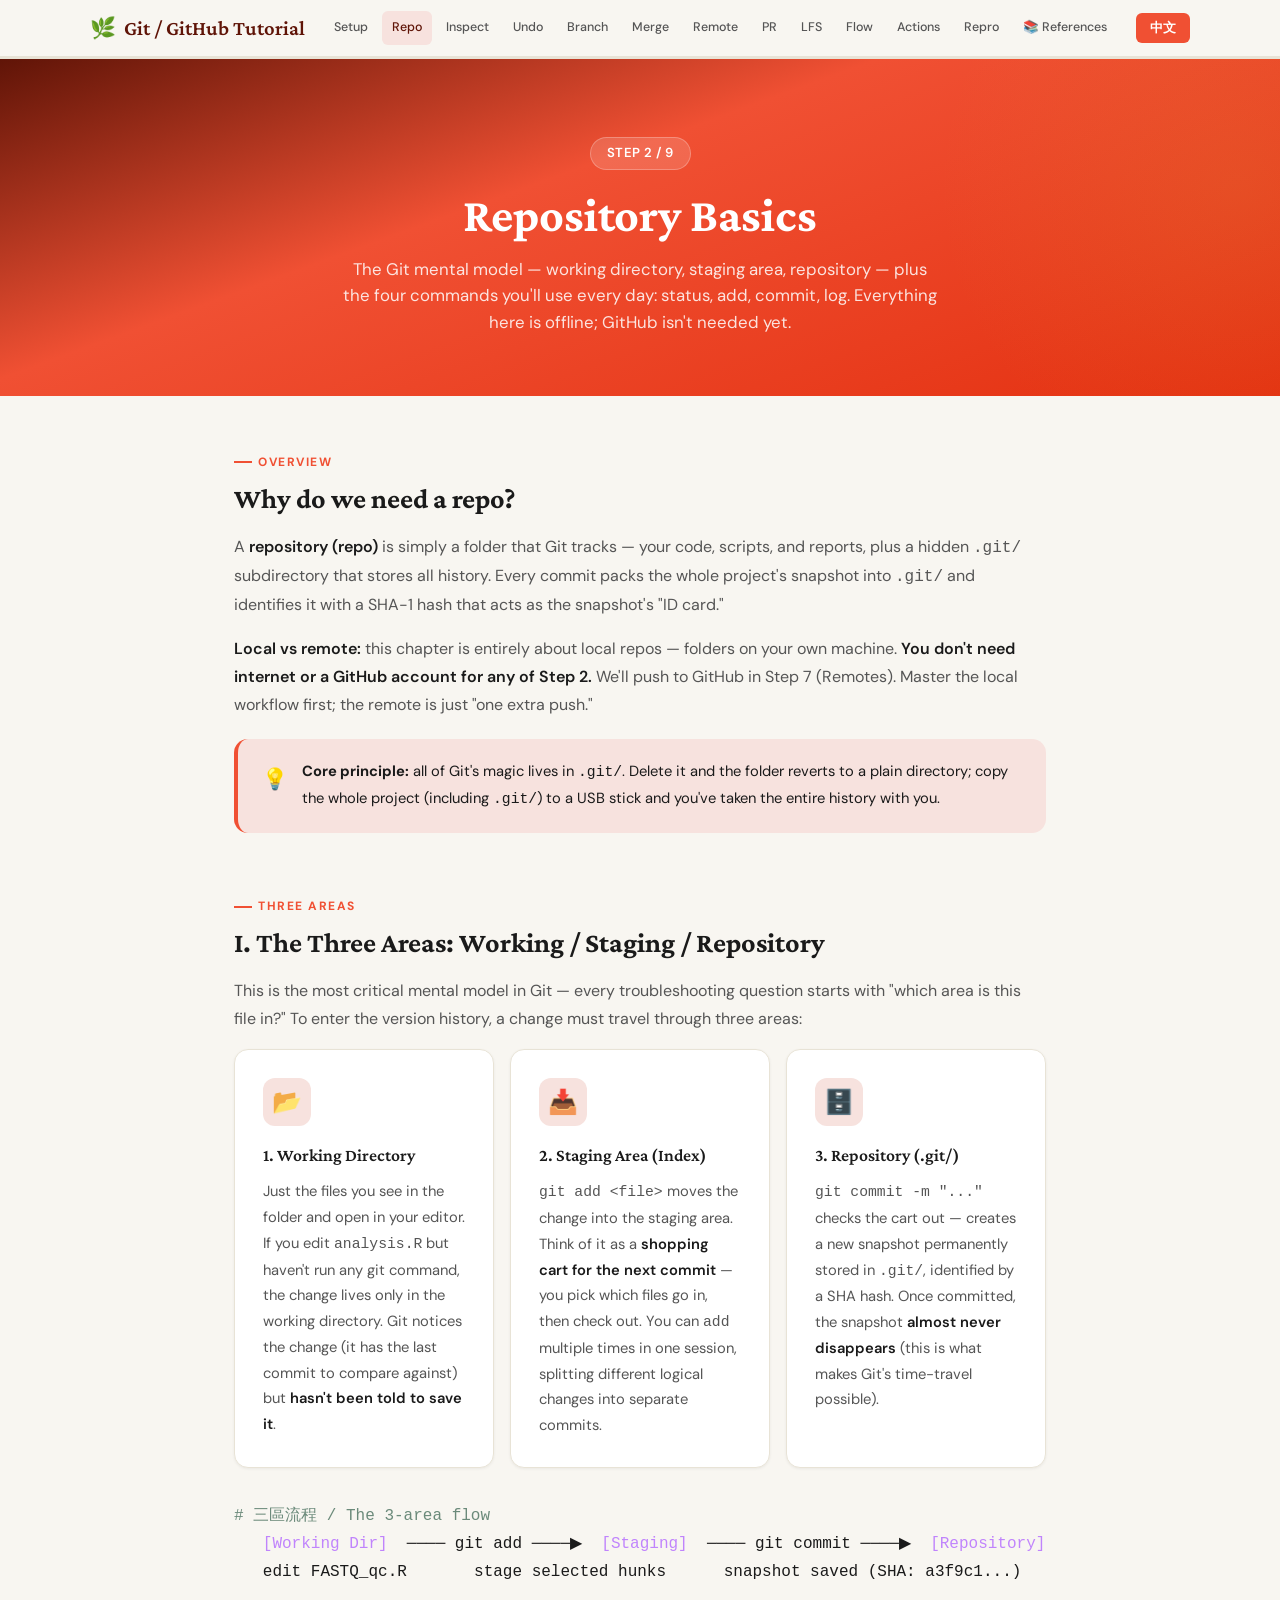
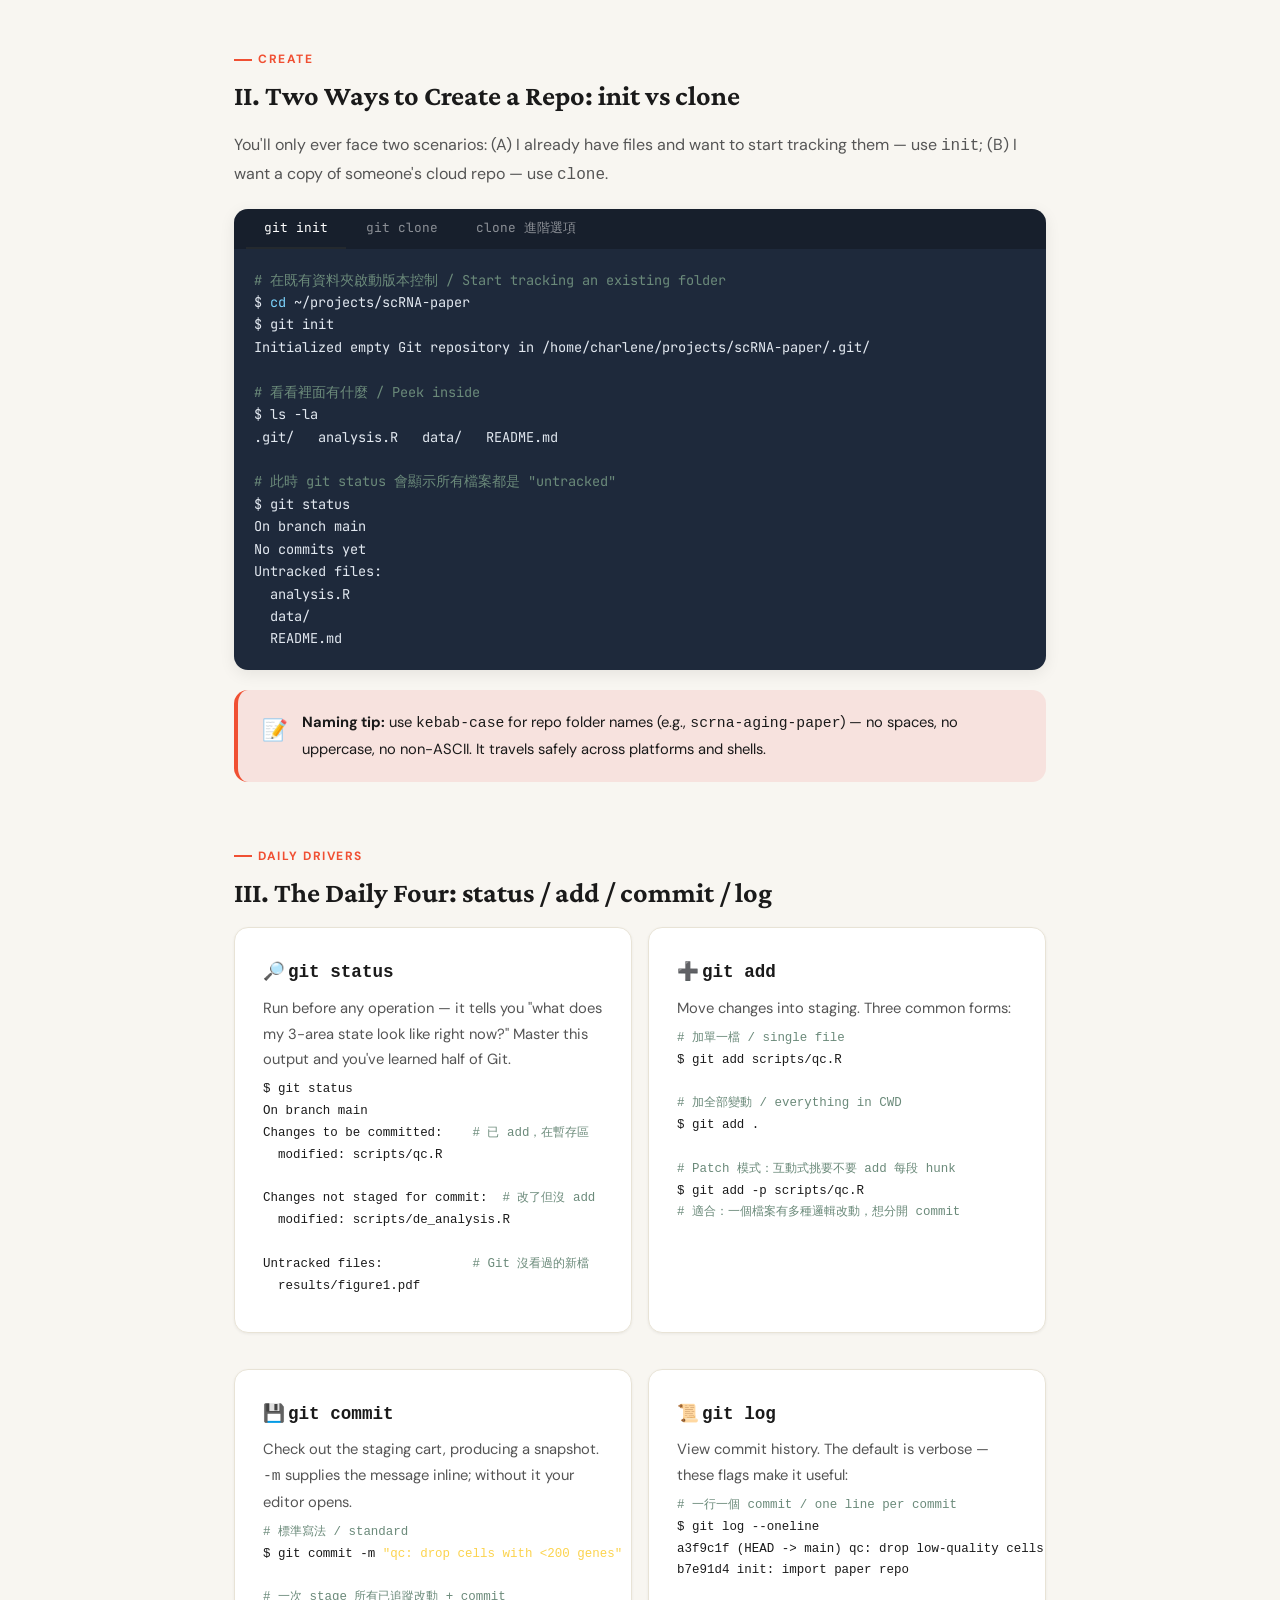
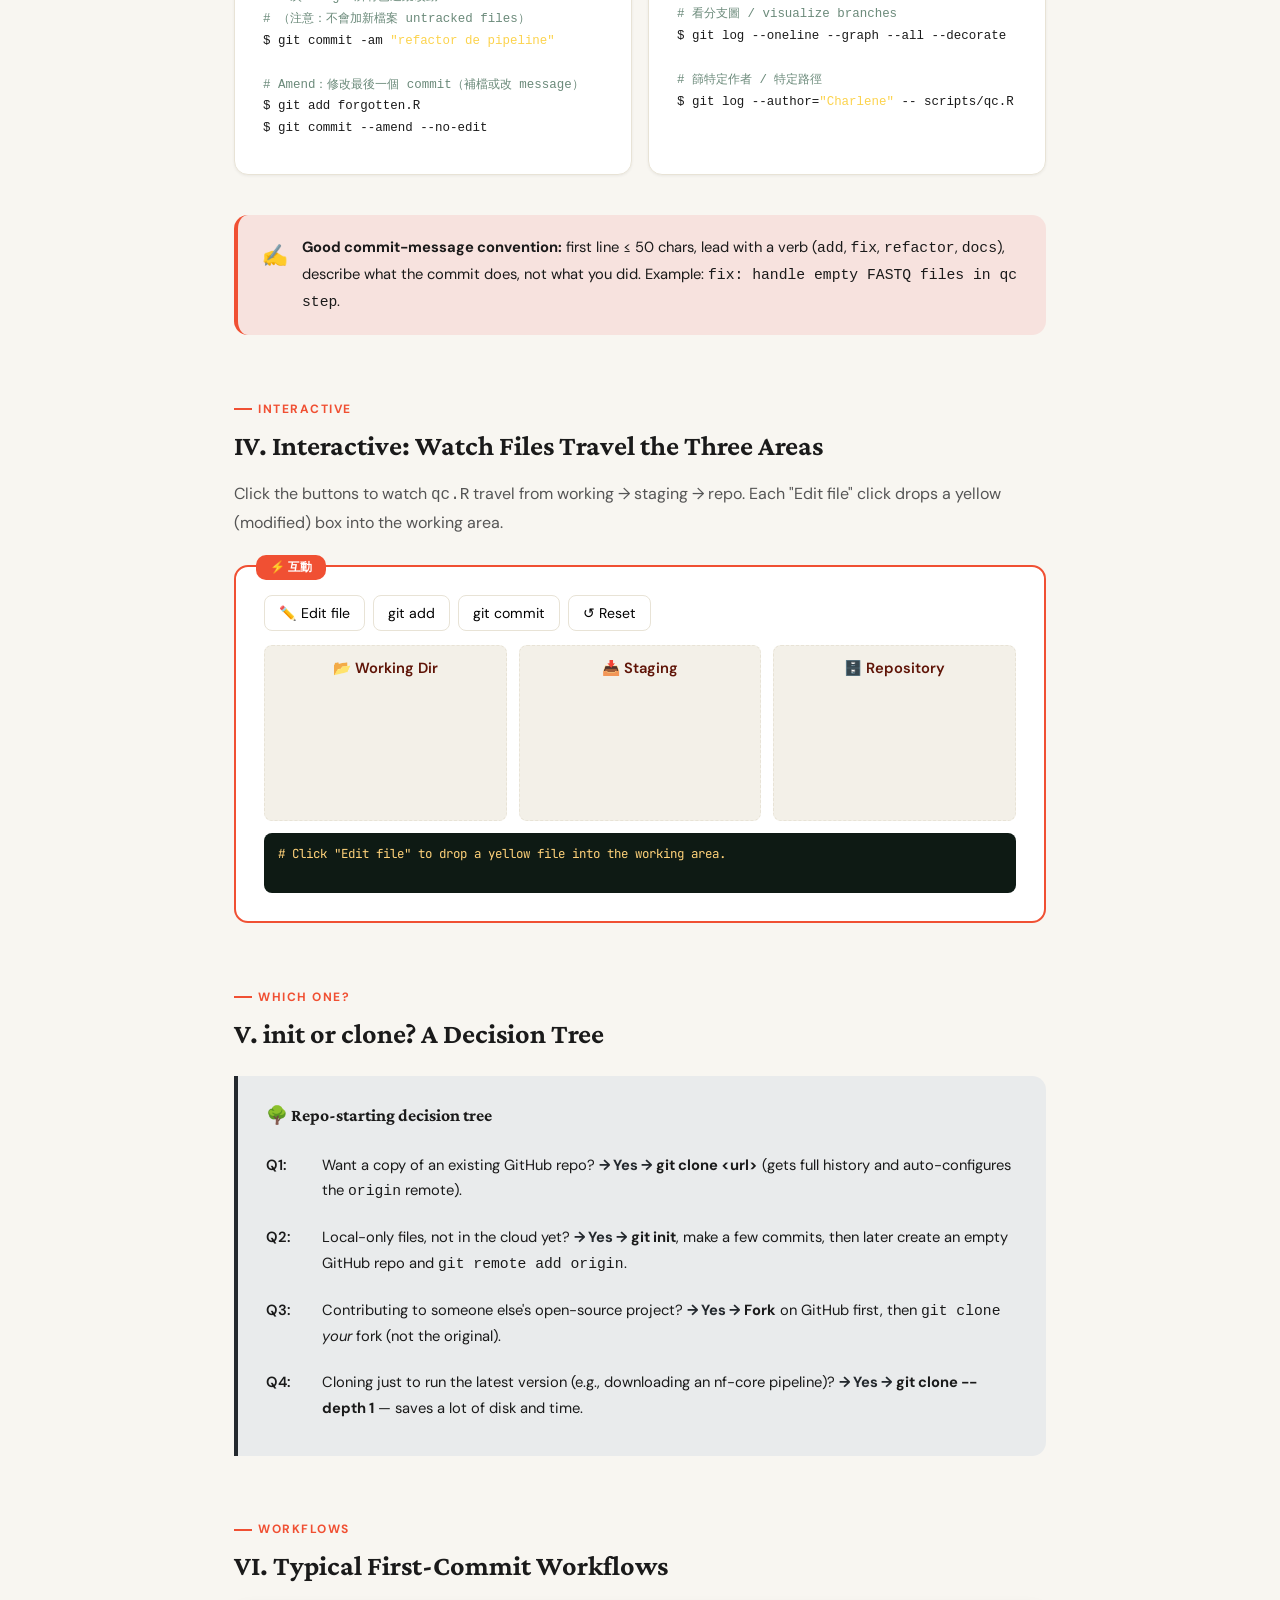
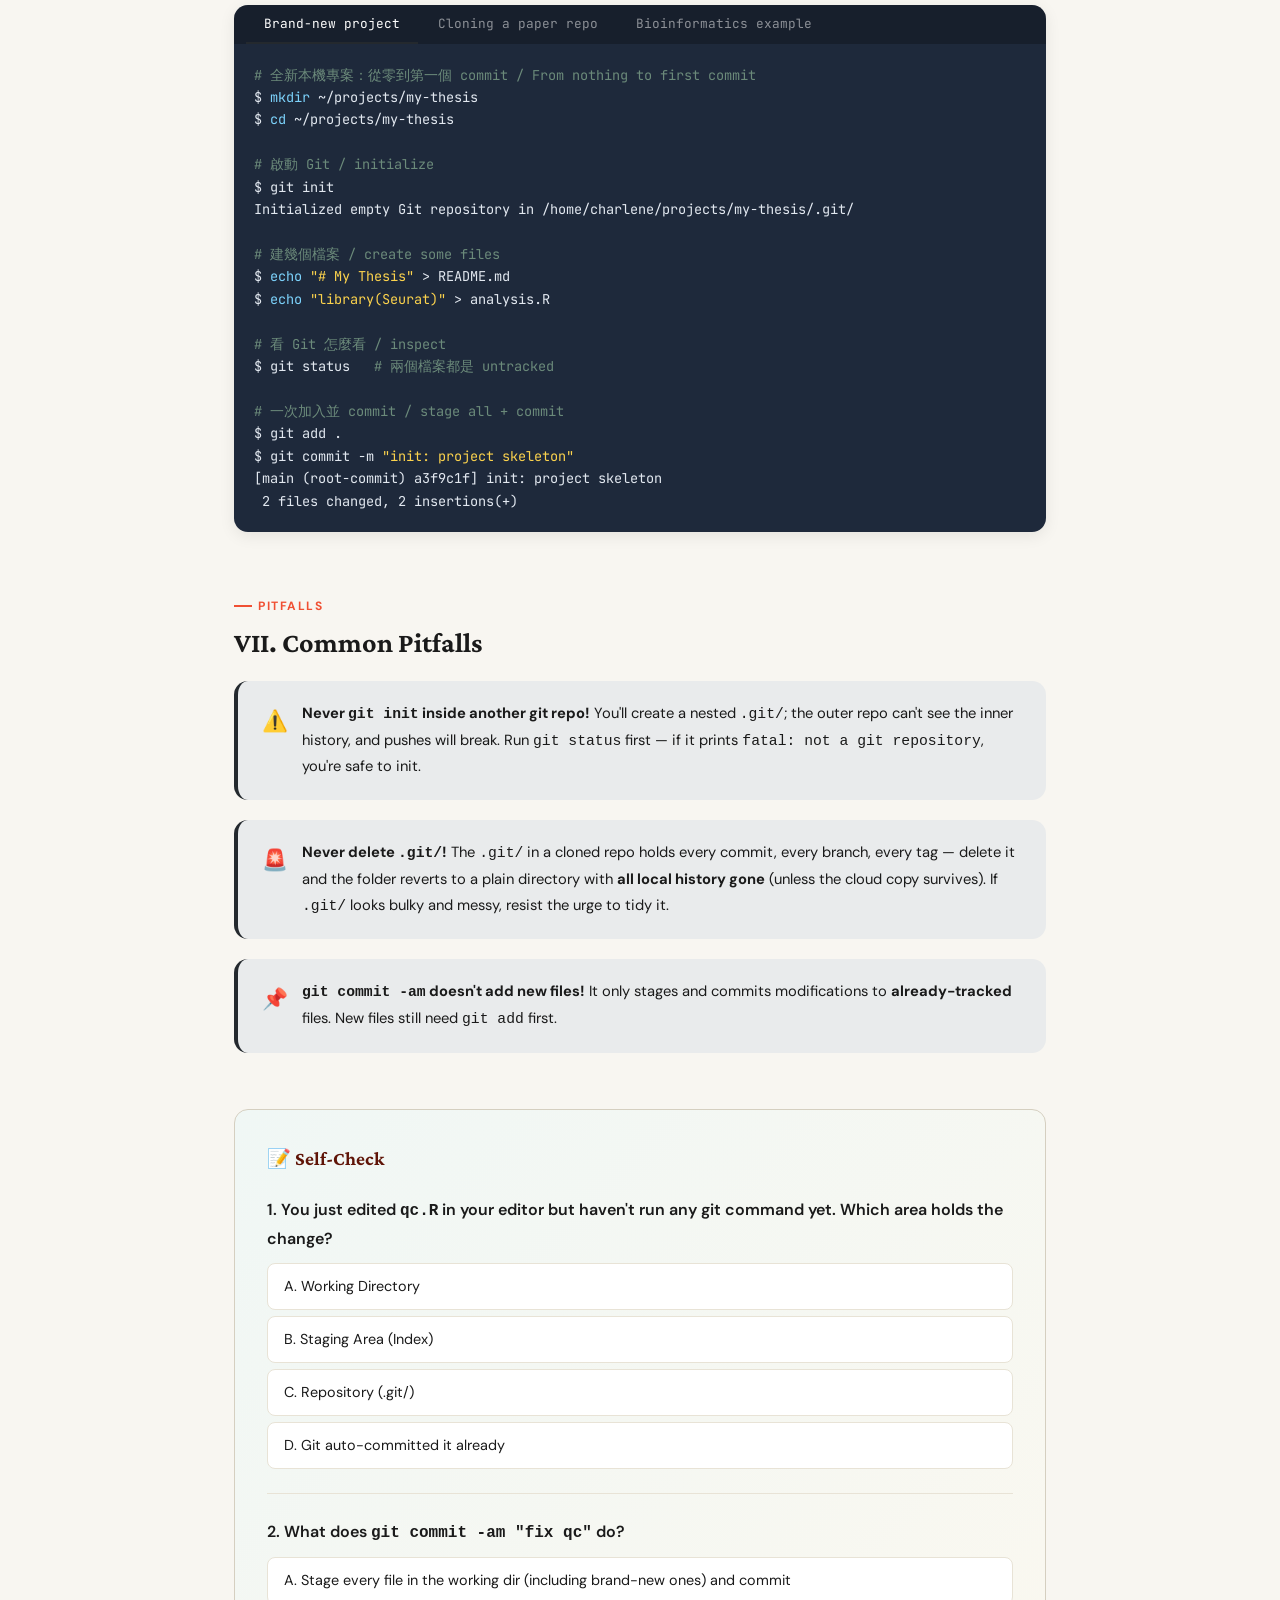
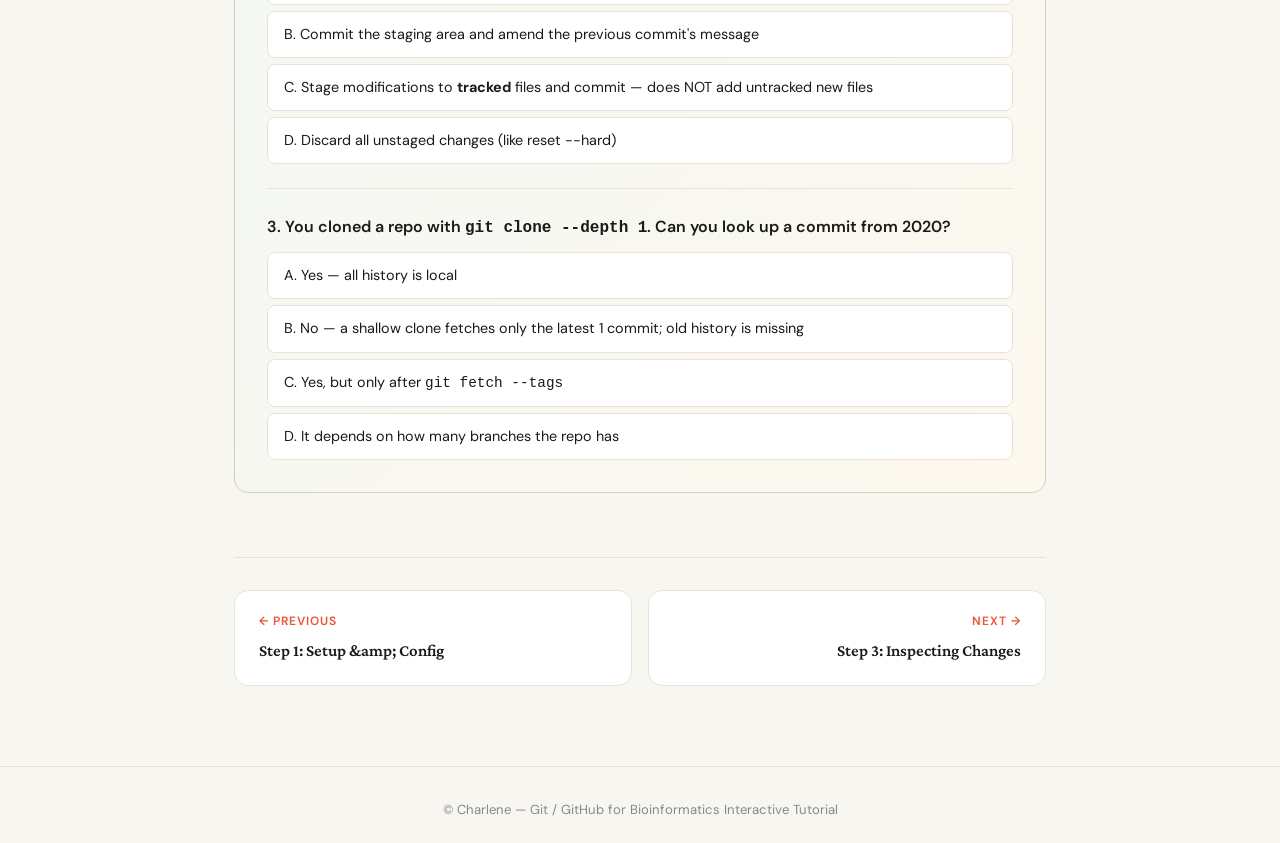
<file: repo-basics.html>
<!DOCTYPE html><html lang="zh-Hant"><head><meta charset="UTF-8"><meta name="viewport" content="width=device-width,initial-scale=1.0">
<title>Step 2: Repo Basics — Git Tutorial</title>
<link rel="stylesheet" href="styles.css">
</head><body>
<nav class="top-nav"><div class="top-nav-inner">
  <a href="index.html" class="top-nav-brand"><span>🌿</span> <span data-zh="Git / GitHub 教學" data-en="Git / GitHub Tutorial">Git / GitHub 教學</span></a>
  <ul class="top-nav-links">
    <li><a href="setup.html">Setup</a></li><li><a href="repo-basics.html" class="active">Repo</a></li><li><a href="inspecting.html">Inspect</a></li><li><a href="undoing.html">Undo</a></li><li><a href="branching.html">Branch</a></li><li><a href="merge-rebase.html">Merge</a></li><li><a href="remotes.html">Remote</a></li><li><a href="collaboration.html">PR</a></li><li><a href="gitignore-lfs.html">LFS</a></li><li><a href="workflows.html">Flow</a></li><li><a href="actions.html">Actions</a></li><li><a href="reproducibility.html">Repro</a></li>
    <li><a href="references/index.html" data-zh="📚 參考資料" data-en="📚 References">📚 參考資料</a></li>
  </ul>
</div></nav>
<div class="progress-bar-container"><div class="progress-bar" id="progressBar"></div></div>
<header class="page-hero"><div class="step-badge">STEP 2 / 9</div>
<h1 data-zh="儲存庫基礎 (Repository Basics)" data-en="Repository Basics">儲存庫基礎 (Repository Basics)</h1>
<p class="subtitle" data-lang="zh">Git 最核心的心智模型——工作區、暫存區、儲存庫——以及四個每天都會用到的指令：status、add、commit、log。本章全程離線，還用不到 GitHub。</p>
<p class="subtitle" data-lang="en">The Git mental model — working directory, staging area, repository — plus the four commands you'll use every day: status, add, commit, log. Everything here is offline; GitHub isn't needed yet.</p>
</header>
<main class="content-wrap">

<!-- ===== Section 1: Overview ===== -->
<section class="section">
<div class="section-label" data-zh="概覽" data-en="OVERVIEW">概覽</div>
<h2 data-zh="為什麼需要 repo？" data-en="Why do we need a repo?">為什麼需要 repo？</h2>
<div data-lang="zh">
<p>一個 <strong>repository (repo)</strong> 就是一個被 Git 追蹤的資料夾——裡面有你的程式、腳本、報告，還有一個隱藏的 <code>.git/</code> 子目錄，存放所有歷史紀錄。每次你 commit，Git 就把當下整個專案的 snapshot 壓縮存到 <code>.git/</code>，並用一個 SHA-1 hash 當作這次 snapshot 的「身分證」。</p>
<p><strong>本機 (local) vs 遠端 (remote)：</strong>本章只討論本機 repo——你的電腦上的資料夾。<strong>整個 Step 2 不需要連網，也不需要 GitHub 帳號。</strong>等到 Step 7（Remotes）我們才會把本機 repo 推上 GitHub。先把本機流程練熟，遠端只是「再多一個 push」。</p>
</div>
<div data-lang="en">
<p>A <strong>repository (repo)</strong> is simply a folder that Git tracks — your code, scripts, and reports, plus a hidden <code>.git/</code> subdirectory that stores all history. Every commit packs the whole project's snapshot into <code>.git/</code> and identifies it with a SHA-1 hash that acts as the snapshot's "ID card."</p>
<p><strong>Local vs remote:</strong> this chapter is entirely about local repos — folders on your own machine. <strong>You don't need internet or a GitHub account for any of Step 2.</strong> We'll push to GitHub in Step 7 (Remotes). Master the local workflow first; the remote is just "one extra push."</p>
</div>
<div class="callout tip"><span class="callout-icon">💡</span><div>
<span data-lang="zh"><strong>核心原則：</strong>Git 的全部魔法都在 <code>.git/</code> 這個資料夾。刪掉它，這個資料夾就退回一般檔案夾；複製整個專案（含 <code>.git/</code>）到隨身碟，就帶走了完整的版本歷史。</span>
<span data-lang="en"><strong>Core principle:</strong> all of Git's magic lives in <code>.git/</code>. Delete it and the folder reverts to a plain directory; copy the whole project (including <code>.git/</code>) to a USB stick and you've taken the entire history with you.</span>
</div></div>
</section>

<!-- ===== Section 2: Three Areas ===== -->
<section class="section">
<div class="section-label" data-zh="三大區域" data-en="THREE AREAS">三大區域</div>
<h2 data-zh="一、Git 三大區域：工作區 / 暫存區 / 儲存庫" data-en="I. The Three Areas: Working / Staging / Repository">一、Git 三大區域：工作區 / 暫存區 / 儲存庫</h2>
<div data-lang="zh"><p>這是 Git 最關鍵的心智模型——所有疑難雜症都從「我的檔案到底在哪一區？」開始。一個檔案的修改要進入版本歷史，必須走過這三區：</p></div>
<div data-lang="en"><p>This is the most critical mental model in Git — every troubleshooting question starts with "which area is this file in?" To enter the version history, a change must travel through three areas:</p></div>

<div class="card-grid cols-3">
<div class="card"><div class="card-icon">📂</div><h4>1. <span data-zh="工作區 (Working Directory)" data-en="Working Directory">工作區 (Working Directory)</span></h4>
<div data-lang="zh"><p>就是你資料夾裡看得到、編輯器打得開的檔案。改了 <code>analysis.R</code> 卻還沒做任何 git 指令時，它就只在工作區。Git 知道有變動（因為它有上一次 commit 的版本可比），但<strong>還沒準備保存</strong>。</p></div>
<div data-lang="en"><p>Just the files you see in the folder and open in your editor. If you edit <code>analysis.R</code> but haven't run any git command, the change lives only in the working directory. Git notices the change (it has the last commit to compare against) but <strong>hasn't been told to save it</strong>.</p></div>
</div>
<div class="card"><div class="card-icon">📥</div><h4>2. <span data-zh="暫存區 (Staging / Index)" data-en="Staging Area (Index)">暫存區 (Staging / Index)</span></h4>
<div data-lang="zh"><p><code>git add &lt;file&gt;</code> 會把改動移到暫存區。可以把暫存區想成「<strong>下一次 commit 的購物車</strong>」——你挑幾個檔案丟進去，準備一起結帳。同一次工作可以做很多次 add，把不同的邏輯改動分成數個 commit。</p></div>
<div data-lang="en"><p><code>git add &lt;file&gt;</code> moves the change into the staging area. Think of it as a <strong>shopping cart for the next commit</strong> — you pick which files go in, then check out. You can <code>add</code> multiple times in one session, splitting different logical changes into separate commits.</p></div>
</div>
<div class="card"><div class="card-icon">🗄️</div><h4>3. <span data-zh="儲存庫 (Repository / .git/)" data-en="Repository (.git/)">儲存庫 (Repository / .git/)</span></h4>
<div data-lang="zh"><p><code>git commit -m "..."</code> 把購物車內所有東西結帳——做出一個新的 snapshot 永久存進 <code>.git/</code>，並產生一個 SHA hash 當作這個 commit 的 ID。commit 進去後就<strong>不會輕易消失</strong>（Git 的時光機能力靠的就是這個）。</p></div>
<div data-lang="en"><p><code>git commit -m "..."</code> checks the cart out — creates a new snapshot permanently stored in <code>.git/</code>, identified by a SHA hash. Once committed, the snapshot <strong>almost never disappears</strong> (this is what makes Git's time-travel possible).</p></div>
</div>
</div>

<pre style="margin-top:14px"><span class="comment"># 三區流程 / The 3-area flow</span>
   <span class="kw">[Working Dir]</span>  ──── git add ────▶  <span class="kw">[Staging]</span>  ──── git commit ────▶  <span class="kw">[Repository]</span>
   edit FASTQ_qc.R       stage selected hunks      snapshot saved (SHA: a3f9c1...)
</pre>
</section>

<!-- ===== Section 3: Creating a repo ===== -->
<section class="section">
<div class="section-label" data-zh="建立 repo" data-en="CREATE">建立 repo</div>
<h2 data-zh="二、兩種建立 repo 的方式：init vs clone" data-en="II. Two Ways to Create a Repo: init vs clone">二、兩種建立 repo 的方式：init vs clone</h2>
<div data-lang="zh"><p>你只會碰到兩種情境：（A）我已經有一堆檔案，想開始追蹤——用 <code>init</code>；（B）我要拿別人雲端上的 repo——用 <code>clone</code>。</p></div>
<div data-lang="en"><p>You'll only ever face two scenarios: (A) I already have files and want to start tracking them — use <code>init</code>; (B) I want a copy of someone's cloud repo — use <code>clone</code>.</p></div>

<div class="code-tabs"><div class="code-tab-btns">
  <button class="code-tab-btn active" onclick="switchTab(this,'init-flow')">git init</button>
  <button class="code-tab-btn" onclick="switchTab(this,'clone-flow')">git clone</button>
  <button class="code-tab-btn" onclick="switchTab(this,'clone-opts')">clone 進階選項</button>
</div>
<div class="code-tab-content active" id="init-flow"><pre><span class="comment"># 在既有資料夾啟動版本控制 / Start tracking an existing folder</span>
$ <span class="func">cd</span> ~/projects/scRNA-paper
$ git init
Initialized empty Git repository in /home/charlene/projects/scRNA-paper/.git/

<span class="comment"># 看看裡面有什麼 / Peek inside</span>
$ ls -la
.git/   analysis.R   data/   README.md

<span class="comment"># 此時 git status 會顯示所有檔案都是 "untracked"</span>
$ git status
On branch main
No commits yet
Untracked files:
  analysis.R
  data/
  README.md</pre></div>

<div class="code-tab-content" id="clone-flow"><pre><span class="comment"># 從 GitHub 取得完整 repo（含所有歷史）/ Get a full copy from GitHub</span>
$ git clone git@github.com:satijalab/seurat.git
Cloning into 'seurat'...
remote: Counting objects: 12453, done.
Receiving objects: 100% (12453/12453), 28.4 MiB | 5.21 MiB/s, done.

<span class="comment"># 進去看看 / Enter the folder</span>
$ <span class="func">cd</span> seurat
$ git log --oneline | head -3
3a8f2c1 (HEAD -> main, origin/main) v5.0.1 release
b7e91d4 fix: handle empty cell barcodes
f12a3b8 docs: update README</pre></div>

<div class="code-tab-content" id="clone-opts"><pre><span class="comment"># Shallow clone — 只抓最新 1 個 commit（省時、省空間） / Latest snapshot only</span>
$ git clone --depth 1 git@github.com:nf-core/rnaseq.git
<span class="comment"># 適合：只是要跑 pipeline，不需要歷史。檔案小 60%~95%</span>

<span class="comment"># 帶子模組一起 clone / Include submodules</span>
$ git clone --recurse-submodules git@github.com:lab/pipeline.git
<span class="comment"># 適合：repo 用 git submodule 把工具當依賴，例如包了 Seurat 特定版本</span>

<span class="comment"># 只 clone 單一分支（譬如 dev）/ Clone a single branch</span>
$ git clone --branch dev --single-branch git@github.com:lab/project.git
<span class="comment"># 適合：分支極多的 repo，只關心 dev 那一條</span></pre></div>
</div>

<div class="callout tip"><span class="callout-icon">📝</span><div>
<span data-lang="zh"><strong>命名建議：</strong>repo 資料夾名稱建議用 <code>kebab-case</code>（如 <code>scrna-aging-paper</code>），避免空格、大寫、和中文字——跨平台、跨終端都不會出狀況。</span>
<span data-lang="en"><strong>Naming tip:</strong> use <code>kebab-case</code> for repo folder names (e.g., <code>scrna-aging-paper</code>) — no spaces, no uppercase, no non-ASCII. It travels safely across platforms and shells.</span>
</div></div>
</section>

<!-- ===== Section 4: Core 4 commands ===== -->
<section class="section">
<div class="section-label" data-zh="日常四大指令" data-en="DAILY DRIVERS">日常四大指令</div>
<h2 data-zh="三、每天必用：status / add / commit / log" data-en="III. The Daily Four: status / add / commit / log">三、每天必用：status / add / commit / log</h2>

<div class="card-grid cols-2">
<div class="card"><h4>🔎 <code>git status</code></h4>
<div data-lang="zh"><p>每次操作前先打它——告訴你「現在我的三區長什麼樣」。看懂這個輸出，Git 就懂一半了。</p></div>
<div data-lang="en"><p>Run before any operation — it tells you "what does my 3-area state look like right now?" Master this output and you've learned half of Git.</p></div>
<pre style="font-size:.78rem;margin:6px 0">$ git status
On branch main
Changes to be committed:    <span class="comment"># 已 add，在暫存區</span>
  modified: scripts/qc.R

Changes not staged for commit:  <span class="comment"># 改了但沒 add</span>
  modified: scripts/de_analysis.R

Untracked files:            <span class="comment"># Git 沒看過的新檔</span>
  results/figure1.pdf</pre>
</div>

<div class="card"><h4>➕ <code>git add</code></h4>
<div data-lang="zh"><p>把改動丟進暫存區。三種常見用法：</p></div>
<div data-lang="en"><p>Move changes into staging. Three common forms:</p></div>
<pre style="font-size:.78rem;margin:6px 0"><span class="comment"># 加單一檔 / single file</span>
$ git add scripts/qc.R

<span class="comment"># 加全部變動 / everything in CWD</span>
$ git add .

<span class="comment"># Patch 模式：互動式挑要不要 add 每段 hunk</span>
$ git add -p scripts/qc.R
<span class="comment"># 適合：一個檔案有多種邏輯改動，想分開 commit</span></pre>
</div>

<div class="card"><h4>💾 <code>git commit</code></h4>
<div data-lang="zh"><p>把暫存區結帳，產生一個 snapshot。<code>-m</code> 直接給 message；不給的話會打開編輯器。</p></div>
<div data-lang="en"><p>Check out the staging cart, producing a snapshot. <code>-m</code> supplies the message inline; without it your editor opens.</p></div>
<pre style="font-size:.78rem;margin:6px 0"><span class="comment"># 標準寫法 / standard</span>
$ git commit -m <span class="str">"qc: drop cells with &lt;200 genes"</span>

<span class="comment"># 一次 stage 所有已追蹤改動 + commit</span>
<span class="comment"># （注意：不會加新檔案 untracked files）</span>
$ git commit -am <span class="str">"refactor de pipeline"</span>

<span class="comment"># Amend：修改最後一個 commit（補檔或改 message）</span>
$ git add forgotten.R
$ git commit --amend --no-edit</pre>
</div>

<div class="card"><h4>📜 <code>git log</code></h4>
<div data-lang="zh"><p>查看歷史 commit。預設輸出很長，加旗標讓它變實用：</p></div>
<div data-lang="en"><p>View commit history. The default is verbose — these flags make it useful:</p></div>
<pre style="font-size:.78rem;margin:6px 0"><span class="comment"># 一行一個 commit / one line per commit</span>
$ git log --oneline
a3f9c1f (HEAD -&gt; main) qc: drop low-quality cells
b7e91d4 init: import paper repo

<span class="comment"># 看分支圖 / visualize branches</span>
$ git log --oneline --graph --all --decorate

<span class="comment"># 篩特定作者 / 特定路徑</span>
$ git log --author=<span class="str">"Charlene"</span> -- scripts/qc.R</pre>
</div>
</div>

<div class="callout tip"><span class="callout-icon">✍️</span><div>
<span data-lang="zh"><strong>好的 commit message 慣例：</strong>第一行 ≤ 50 字，動詞開頭（<code>add</code>, <code>fix</code>, <code>refactor</code>, <code>docs</code>），描述「這個 commit 做了什麼」而非「我做了什麼」。例：<code>fix: handle empty FASTQ files in qc step</code>。</span>
<span data-lang="en"><strong>Good commit-message convention:</strong> first line ≤ 50 chars, lead with a verb (<code>add</code>, <code>fix</code>, <code>refactor</code>, <code>docs</code>), describe what the commit does, not what you did. Example: <code>fix: handle empty FASTQ files in qc step</code>.</span>
</div></div>
</section>

<!-- ===== Section 5: Interactive Three-Areas Widget ===== -->
<section class="section">
<div class="section-label" data-zh="互動模擬" data-en="INTERACTIVE">互動模擬</div>
<h2 data-zh="四、互動三區動畫：看檔案怎麼跑" data-en="IV. Interactive: Watch Files Travel the Three Areas">四、互動三區動畫：看檔案怎麼跑</h2>
<div data-lang="zh"><p>點下面的按鈕，看 <code>qc.R</code> 怎麼從工作區→暫存區→儲存庫。每按一次 "Edit file" 就會在工作區產生一個黃色（已修改）方塊。</p></div>
<div data-lang="en"><p>Click the buttons to watch <code>qc.R</code> travel from working → staging → repo. Each "Edit file" click drops a yellow (modified) box into the working area.</p></div>

<div id="threeAreas" class="interactive-panel">
  <div class="ta-controls">
    <button class="ta-btn ta-edit" onclick="taEdit()"><span data-zh="✏️ Edit file" data-en="✏️ Edit file">✏️ Edit file</span></button>
    <button class="ta-btn ta-add" onclick="taAdd()">git add</button>
    <button class="ta-btn ta-commit" onclick="taCommit()">git commit</button>
    <button class="ta-btn ta-reset" onclick="taReset()"><span data-zh="↺ Reset" data-en="↺ Reset">↺ Reset</span></button>
  </div>
  <div class="ta-grid">
    <div class="ta-col"><div class="ta-col-head">📂 <span data-zh="工作區" data-en="Working Dir">工作區</span></div><div class="ta-zone" id="taWork"></div></div>
    <div class="ta-col"><div class="ta-col-head">📥 <span data-zh="暫存區" data-en="Staging">暫存區</span></div><div class="ta-zone" id="taStage"></div></div>
    <div class="ta-col"><div class="ta-col-head">🗄️ <span data-zh="儲存庫" data-en="Repository">儲存庫</span></div><div class="ta-zone" id="taRepo"></div></div>
  </div>
  <div class="ta-log" id="taLog"></div>
</div>
</section>

<!-- ===== Section 6: Decision Tree ===== -->
<section class="section">
<div class="section-label" data-zh="該用哪個？" data-en="WHICH ONE?">該用哪個？</div>
<h2 data-zh="五、init 還是 clone？決策樹" data-en="V. init or clone? A Decision Tree">五、init 還是 clone？決策樹</h2>

<div class="decision-tree">
<h4>🌳 <span data-zh="開啟 repo 流程圖" data-en="Repo-starting decision tree">開啟 repo 流程圖</span></h4>
<div data-lang="zh">
<div class="dt-node"><span class="dt-q">Q1:</span><div>已經有 GitHub 上的 repo，想抓下來用？<span class="dt-arrow">→ 是 →</span> <strong>git clone &lt;url&gt;</strong>（含完整歷史 + 自動設好 origin remote）。</div></div>
<div class="dt-node"><span class="dt-q">Q2:</span><div>本機只有一堆檔案，還沒上雲端？<span class="dt-arrow">→ 是 →</span> <strong>git init</strong>，做幾個 commit，之後想 push 時再去 GitHub 建空 repo + <code>git remote add origin</code>。</div></div>
<div class="dt-node"><span class="dt-q">Q3:</span><div>要加入別人的開源專案開發？<span class="dt-arrow">→ 是 →</span> 先在 GitHub 介面 <strong>fork</strong> 到自己帳號，再 <code>git clone</code> 你的 fork（不是原專案）。</div></div>
<div class="dt-node"><span class="dt-q">Q4:</span><div>要 clone 但只要最新版（譬如下載 nf-core pipeline 跑一次）？<span class="dt-arrow">→ 是 →</span> <strong>git clone --depth 1</strong>，可以省下大量磁碟和時間。</div></div>
</div>
<div data-lang="en">
<div class="dt-node"><span class="dt-q">Q1:</span><div>Want a copy of an existing GitHub repo? <span class="dt-arrow">→ Yes →</span> <strong>git clone &lt;url&gt;</strong> (gets full history and auto-configures the <code>origin</code> remote).</div></div>
<div class="dt-node"><span class="dt-q">Q2:</span><div>Local-only files, not in the cloud yet? <span class="dt-arrow">→ Yes →</span> <strong>git init</strong>, make a few commits, then later create an empty GitHub repo and <code>git remote add origin</code>.</div></div>
<div class="dt-node"><span class="dt-q">Q3:</span><div>Contributing to someone else's open-source project? <span class="dt-arrow">→ Yes →</span> <strong>Fork</strong> on GitHub first, then <code>git clone</code> <em>your</em> fork (not the original).</div></div>
<div class="dt-node"><span class="dt-q">Q4:</span><div>Cloning just to run the latest version (e.g., downloading an nf-core pipeline)? <span class="dt-arrow">→ Yes →</span> <strong>git clone --depth 1</strong> — saves a lot of disk and time.</div></div>
</div>
</div>
</section>

<!-- ===== Section 7: First-commit flows ===== -->
<section class="section">
<div class="section-label" data-zh="完整流程" data-en="WORKFLOWS">完整流程</div>
<h2 data-zh="六、典型第一個 commit 範例" data-en="VI. Typical First-Commit Workflows">六、典型第一個 commit 範例</h2>

<div class="code-tabs"><div class="code-tab-btns">
  <button class="code-tab-btn active" onclick="switchTab(this,'flow-new')">Brand-new project</button>
  <button class="code-tab-btn" onclick="switchTab(this,'flow-clone')">Cloning a paper repo</button>
  <button class="code-tab-btn" onclick="switchTab(this,'flow-bio')">Bioinformatics example</button>
</div>

<div class="code-tab-content active" id="flow-new"><pre><span class="comment"># 全新本機專案：從零到第一個 commit / From nothing to first commit</span>
$ <span class="func">mkdir</span> ~/projects/my-thesis
$ <span class="func">cd</span> ~/projects/my-thesis

<span class="comment"># 啟動 Git / initialize</span>
$ git init
Initialized empty Git repository in /home/charlene/projects/my-thesis/.git/

<span class="comment"># 建幾個檔案 / create some files</span>
$ <span class="func">echo</span> <span class="str">"# My Thesis"</span> &gt; README.md
$ <span class="func">echo</span> <span class="str">"library(Seurat)"</span> &gt; analysis.R

<span class="comment"># 看 Git 怎麼看 / inspect</span>
$ git status   <span class="comment"># 兩個檔案都是 untracked</span>

<span class="comment"># 一次加入並 commit / stage all + commit</span>
$ git add .
$ git commit -m <span class="str">"init: project skeleton"</span>
[main (root-commit) a3f9c1f] init: project skeleton
 2 files changed, 2 insertions(+)</pre></div>

<div class="code-tab-content" id="flow-clone"><pre><span class="comment"># 抓論文程式碼下來研究 / Pull a paper's code to study</span>
$ git clone https://github.com/satijalab/azimuth.git
Cloning into 'azimuth'...

$ <span class="func">cd</span> azimuth

<span class="comment"># 看一下歷史結構 / poke at history</span>
$ git log --oneline | head -5
$ git branch -a              <span class="comment"># 列出所有分支</span>

<span class="comment"># 建一個自己的 working 分支，避免動到 main</span>
$ git switch -c my-experiments
<span class="comment"># （Step 5 會詳談分支——這裡先讓你看到 clone 之後常見的下一步）</span></pre></div>

<div class="code-tab-content" id="flow-bio"><pre><span class="comment"># 真實情境：開始一個 scRNA-seq 分析專案 / Start a scRNA-seq project</span>
$ <span class="func">mkdir</span> ~/projects/scrna-aging-2026
$ <span class="func">cd</span> ~/projects/scrna-aging-2026

$ git init
$ git branch -M main          <span class="comment"># 確保預設分支叫 main</span>

<span class="comment"># 標準資料夾結構 / standard layout</span>
$ <span class="func">mkdir</span> -p data scripts results docs
$ <span class="func">echo</span> <span class="str">"# scRNA Aging 2026"</span> &gt; README.md
$ <span class="func">touch</span> scripts/01_qc.R scripts/02_clustering.R

<span class="comment"># 重要：data/ 是大檔，不該被 commit</span>
<span class="comment"># 先建 .gitignore（Step 9 會詳細討論）</span>
$ <span class="func">cat</span> &gt; .gitignore &lt;&lt; EOF
data/
results/*.h5ad
results/*.pdf
.Rhistory
.RData
EOF

$ git status               <span class="comment"># data/ 不再出現了！</span>
$ git add .
$ git commit -m <span class="str">"init: project skeleton with .gitignore"</span></pre></div>
</div>
</section>

<!-- ===== Section 8: Warnings ===== -->
<section class="section">
<div class="section-label" data-zh="地雷區" data-en="PITFALLS">地雷區</div>
<h2 data-zh="七、常見地雷 ⚠️" data-en="VII. Common Pitfalls">七、常見地雷 ⚠️</h2>

<div class="callout warn"><span class="callout-icon">⚠️</span><div>
<span data-lang="zh"><strong>不要在另一個 git repo 內 git init！</strong>會產生巢狀 <code>.git/</code>，外層 repo 完全看不到內層的歷史，未來 push 會崩。先 <code>git status</code> 確認自己不在某個既有 repo 裡（會印 <code>fatal: not a git repository</code> 才安全 init）。</span>
<span data-lang="en"><strong>Never <code>git init</code> inside another git repo!</strong> You'll create a nested <code>.git/</code>; the outer repo can't see the inner history, and pushes will break. Run <code>git status</code> first — if it prints <code>fatal: not a git repository</code>, you're safe to init.</span>
</div></div>

<div class="callout warn"><span class="callout-icon">🚨</span><div>
<span data-lang="zh"><strong>不要刪 <code>.git/</code> 資料夾！</strong>從 clone 來的 repo 裡的 <code>.git/</code> 含有所有 commit、所有分支、所有 tag——刪了就退回成普通檔案夾，<strong>本機歷史完全消失</strong>（除非雲端還有）。看到 <code>.git/</code> 又大又雜，請忍住不要清理。</span>
<span data-lang="en"><strong>Never delete <code>.git/</code>!</strong> The <code>.git/</code> in a cloned repo holds every commit, every branch, every tag — delete it and the folder reverts to a plain directory with <strong>all local history gone</strong> (unless the cloud copy survives). If <code>.git/</code> looks bulky and messy, resist the urge to tidy it.</span>
</div></div>

<div class="callout warn"><span class="callout-icon">📌</span><div>
<span data-lang="zh"><strong><code>git commit -am</code> 不會加新檔案！</strong>它只把<strong>已追蹤</strong>檔案的修改一次 stage + commit。新建的檔案還是要先 <code>git add</code>。</span>
<span data-lang="en"><strong><code>git commit -am</code> doesn't add new files!</strong> It only stages and commits modifications to <strong>already-tracked</strong> files. New files still need <code>git add</code> first.</span>
</div></div>
</section>

<!-- ===== Section 9: Quiz ===== -->
<section class="quiz-section">
<h3>📝 <span data-zh="自我檢測" data-en="Self-Check">自我檢測</span></h3>

<div class="quiz-q" data-answer="0">
<p data-lang="zh">1. 你剛在編輯器裡改了 <code>qc.R</code> 但還沒下任何 git 指令。這個改動現在在哪一區？</p>
<p data-lang="en">1. You just edited <code>qc.R</code> in your editor but haven't run any git command yet. Which area holds the change?</p>
<div class="quiz-options">
<div class="quiz-opt" data-idx="0"><span data-lang="zh">A. 工作區 (Working Directory)</span><span data-lang="en">A. Working Directory</span></div>
<div class="quiz-opt" data-idx="1"><span data-lang="zh">B. 暫存區 (Staging / Index)</span><span data-lang="en">B. Staging Area (Index)</span></div>
<div class="quiz-opt" data-idx="2"><span data-lang="zh">C. 儲存庫 (.git/)</span><span data-lang="en">C. Repository (.git/)</span></div>
<div class="quiz-opt" data-idx="3"><span data-lang="zh">D. 已經被 git 自動 commit 了</span><span data-lang="en">D. Git auto-committed it already</span></div>
</div><div class="quiz-feedback" id="fb1"></div></div>

<div class="quiz-q" data-answer="2">
<p data-lang="zh">2. <code>git commit -am "fix qc"</code> 會做什麼？</p>
<p data-lang="en">2. What does <code>git commit -am "fix qc"</code> do?</p>
<div class="quiz-options">
<div class="quiz-opt" data-idx="0"><span data-lang="zh">A. 把工作區所有檔案（含全新檔）一次 stage 並 commit</span><span data-lang="en">A. Stage every file in the working dir (including brand-new ones) and commit</span></div>
<div class="quiz-opt" data-idx="1"><span data-lang="zh">B. 只 commit 暫存區，並修改上一個 commit 的訊息</span><span data-lang="en">B. Commit the staging area and amend the previous commit's message</span></div>
<div class="quiz-opt" data-idx="2"><span data-lang="zh">C. 把<strong>已追蹤</strong>檔案的修改一次 stage 並 commit，不會加 untracked 新檔</span><span data-lang="en">C. Stage modifications to <strong>tracked</strong> files and commit — does NOT add untracked new files</span></div>
<div class="quiz-opt" data-idx="3"><span data-lang="zh">D. 丟棄所有未暫存改動（reset --hard）</span><span data-lang="en">D. Discard all unstaged changes (like reset --hard)</span></div>
</div><div class="quiz-feedback" id="fb2"></div></div>

<div class="quiz-q" data-answer="1">
<p data-lang="zh">3. 你用 <code>git clone --depth 1</code> 抓了一個 repo。可以查到 2020 年的某個 commit 嗎？</p>
<p data-lang="en">3. You cloned a repo with <code>git clone --depth 1</code>. Can you look up a commit from 2020?</p>
<div class="quiz-options">
<div class="quiz-opt" data-idx="0"><span data-lang="zh">A. 可以，所有歷史都在本機</span><span data-lang="en">A. Yes — all history is local</span></div>
<div class="quiz-opt" data-idx="1"><span data-lang="zh">B. 不行，shallow clone 只抓最新 1 個 commit，沒有舊歷史</span><span data-lang="en">B. No — a shallow clone fetches only the latest 1 commit; old history is missing</span></div>
<div class="quiz-opt" data-idx="2"><span data-lang="zh">C. 可以，但要先 <code>git fetch --tags</code></span><span data-lang="en">C. Yes, but only after <code>git fetch --tags</code></span></div>
<div class="quiz-opt" data-idx="3"><span data-lang="zh">D. 取決於分支數量</span><span data-lang="en">D. It depends on how many branches the repo has</span></div>
</div><div class="quiz-feedback" id="fb3"></div></div>
</section>

<nav class="page-nav">
<a href="setup.html"><span class="nav-dir" data-zh="← 上一步" data-en="← Previous">← 上一步</span><span class="nav-title" data-zh="Step 1: 安裝與設定 (Setup &amp;amp; Config)" data-en="Step 1: Setup &amp;amp; Config">Step 1: 安裝與設定 (Setup &amp; Config)</span></a>
<a href="inspecting.html"><span class="nav-dir" data-zh="下一步 →" data-en="Next →">下一步 →</span><span class="nav-title" data-zh="Step 3: 檢視變更 (Inspecting Changes)" data-en="Step 3: Inspecting Changes">Step 3: 檢視變更 (Inspecting Changes)</span></a>
</nav>
</main>
<footer class="site-footer">© Charlene — Git / GitHub for Bioinformatics Interactive Tutorial</footer>
<script src="i18n.js"></script>
<style>
.ta-controls{display:flex;flex-wrap:wrap;gap:8px;margin-bottom:14px}
.ta-btn{background:var(--c-surface);border:1px solid var(--c-border-light);border-radius:var(--radius);padding:8px 14px;cursor:pointer;font-family:inherit;font-size:.88rem;transition:var(--transition)}
.ta-btn:hover{border-color:var(--c-accent);transform:translateY(-1px)}
.ta-btn.ta-edit:hover{background:#fff4cc}
.ta-btn.ta-add:hover{background:#d6f0d4}
.ta-btn.ta-commit:hover{background:#cfe2ff}
.ta-btn.ta-reset:hover{background:#f5e0e0}
.ta-grid{display:grid;grid-template-columns:repeat(3,1fr);gap:12px;margin-bottom:12px}
.ta-col{background:var(--c-surface-alt);border-radius:var(--radius);padding:10px;min-height:170px;border:1px dashed var(--c-border-light);display:flex;flex-direction:column}
.ta-col-head{font-weight:600;font-size:.92rem;margin-bottom:8px;text-align:center;color:var(--c-accent-dark)}
.ta-zone{flex:1;display:flex;flex-direction:column;gap:6px;min-height:120px}
.ta-file{font-family:var(--font-mono);font-size:.78rem;padding:8px 10px;border-radius:6px;border:1px solid;transition:all .35s ease;animation:taSlide .35s ease}
.ta-file.modified{background:#fff4cc;border-color:#e6c64a;color:#7a5a00}
.ta-file.staged{background:#d6f0d4;border-color:#4ea84e;color:#1f5e1f}
.ta-file.committed{background:#cfe2ff;border-color:#5587e6;color:#1f3a85}
@keyframes taSlide{from{opacity:0;transform:translateY(-6px)}to{opacity:1;transform:translateY(0)}}
.ta-log{background:#0e1a14;color:#b6e8c7;font-family:var(--font-mono);font-size:.78rem;border-radius:var(--radius);padding:10px 14px;min-height:60px;max-height:140px;overflow-y:auto;white-space:pre-wrap}
.ta-log .l-cmd{color:#79e0a8}
.ta-log .l-info{color:#a4c4ff}
.ta-log .l-warn{color:#ffd27a}
@media(max-width:680px){.ta-grid{grid-template-columns:1fr;gap:8px}}
</style>
<script>
window.addEventListener('scroll',()=>{const h=document.documentElement;document.getElementById('progressBar').style.width=(h.scrollTop/(h.scrollHeight-h.clientHeight))*100+'%';});
function switchTab(b,id){const p=b.closest('.code-tabs');p.querySelectorAll('.code-tab-btn').forEach(x=>x.classList.remove('active'));p.querySelectorAll('.code-tab-content').forEach(x=>x.classList.remove('active'));b.classList.add('active');document.getElementById(id).classList.add('active');}

// ===== Three-areas interactive widget =====
let TA={work:[],stage:[],repo:[],counter:0};
const TA_FILES=['qc.R','de_analysis.R','clustering.R','plot_umap.R','load_data.R'];
function taLog(msg,cls){const el=document.getElementById('taLog');const line=document.createElement('div');line.className=cls||'l-info';line.textContent=msg;el.appendChild(line);el.scrollTop=el.scrollHeight;}
function taRender(){
  const zones={work:document.getElementById('taWork'),stage:document.getElementById('taStage'),repo:document.getElementById('taRepo')};
  for(const k in zones){zones[k].innerHTML=TA[k].map(f=>`<div class="ta-file ${f.state}">${f.name}</div>`).join('');}
}
function taEdit(){
  const name=TA_FILES[TA.counter%TA_FILES.length];TA.counter++;
  TA.work.push({name,state:'modified'});
  taLog('$ vim '+name,'l-cmd');
  taLog('   '+name+' modified (yellow → working dir)');
  taRender();
}
function taAdd(){
  if(TA.work.length===0){taLog('   nothing to add (working dir clean)','l-warn');return;}
  taLog('$ git add .','l-cmd');
  TA.work.forEach(f=>{f.state='staged';TA.stage.push(f);});
  const n=TA.work.length;TA.work=[];
  taLog('   '+n+' file(s) → staging area (green)');
  taRender();
}
function taCommit(){
  if(TA.stage.length===0){taLog('   nothing to commit (staging empty)','l-warn');return;}
  const hash=Math.random().toString(16).slice(2,9);
  taLog('$ git commit -m "..."','l-cmd');
  TA.stage.forEach(f=>{f.state='committed';TA.repo.push(f);});
  const n=TA.stage.length;TA.stage=[];
  taLog('   ['+hash+'] '+n+' file(s) → repository (blue)');
  taRender();
}
function taReset(){TA={work:[],stage:[],repo:[],counter:0};document.getElementById('taLog').innerHTML='';taLog('# state reset — try clicking "Edit file" first','l-warn');taRender();}
document.addEventListener('DOMContentLoaded',()=>{taLog('# Click "Edit file" to drop a yellow file into the working area.','l-warn');});

// ===== Quiz =====
const QF={zh:{q1_y:'沒下任何指令前，修改只在你的硬碟上——也就是工作區。Git 看得到，但還沒被告知要保存。',q1_n:'正確答案已標示。回顧三區圖。',q2_y:'正解。<code>-a</code> 等於對所有<strong>已追蹤</strong>檔案做 add，新檔案仍需手動 add。',q2_n:'正確答案已標示。',q3_y:'正解。Shallow clone 用 <code>--depth N</code> 只抓最近 N 個 commit；要看舊歷史得先 <code>git fetch --unshallow</code>。',q3_n:'正確答案已標示。'},en:{q1_y:'Before any git command runs, the change lives only on your disk — the working directory. Git can see it, but has not been told to save it.',q1_n:'Correct answer is highlighted. Revisit the 3-area diagram.',q2_y:'Correct. <code>-a</code> means "add every <strong>tracked</strong> file"; new untracked files still need an explicit <code>git add</code>.',q2_n:'Correct answer is highlighted.',q3_y:'Correct. A shallow clone with <code>--depth N</code> fetches only the last N commits; older history requires <code>git fetch --unshallow</code>.',q3_n:'Correct answer is highlighted.'}};
document.querySelectorAll('.quiz-q').forEach((q,qi)=>{const ans=+q.dataset.answer;q.querySelectorAll('.quiz-opt').forEach(o=>{o.addEventListener('click',()=>{if(q.classList.contains('answered'))return;q.classList.add('answered');const fb=document.getElementById('fb'+(qi+1));const ok=+o.dataset.idx===ans;o.classList.add(ok?'correct':'wrong');if(!ok)q.querySelectorAll('.quiz-opt')[ans].classList.add('correct');const L=(window.I18n&&I18n.get)?I18n.get():'en';fb.className='quiz-feedback show '+(ok?'correct-fb':'wrong-fb');fb.innerHTML=(ok?'✅ ':'❌ ')+(QF[L]['q'+(qi+1)+'_'+(ok?'y':'n')]||'');});});});
</script>
</body></html>
</file>
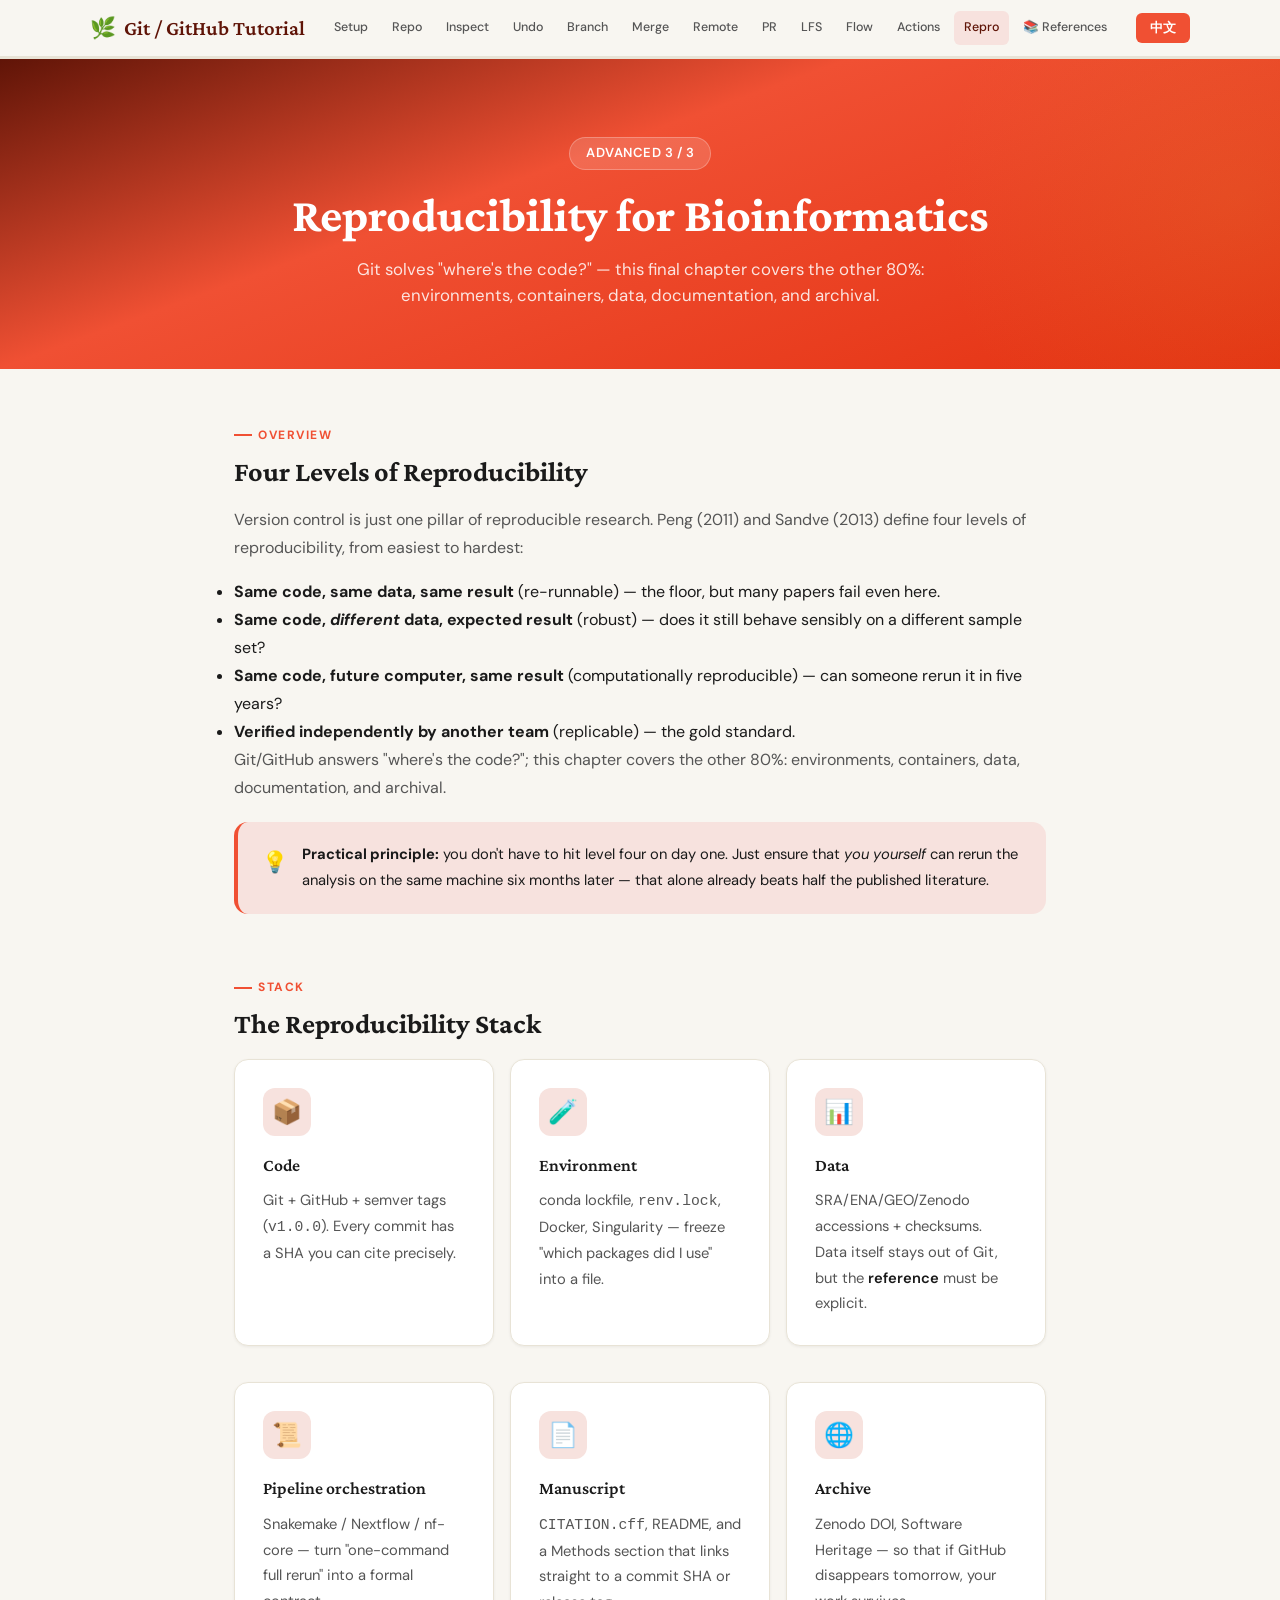
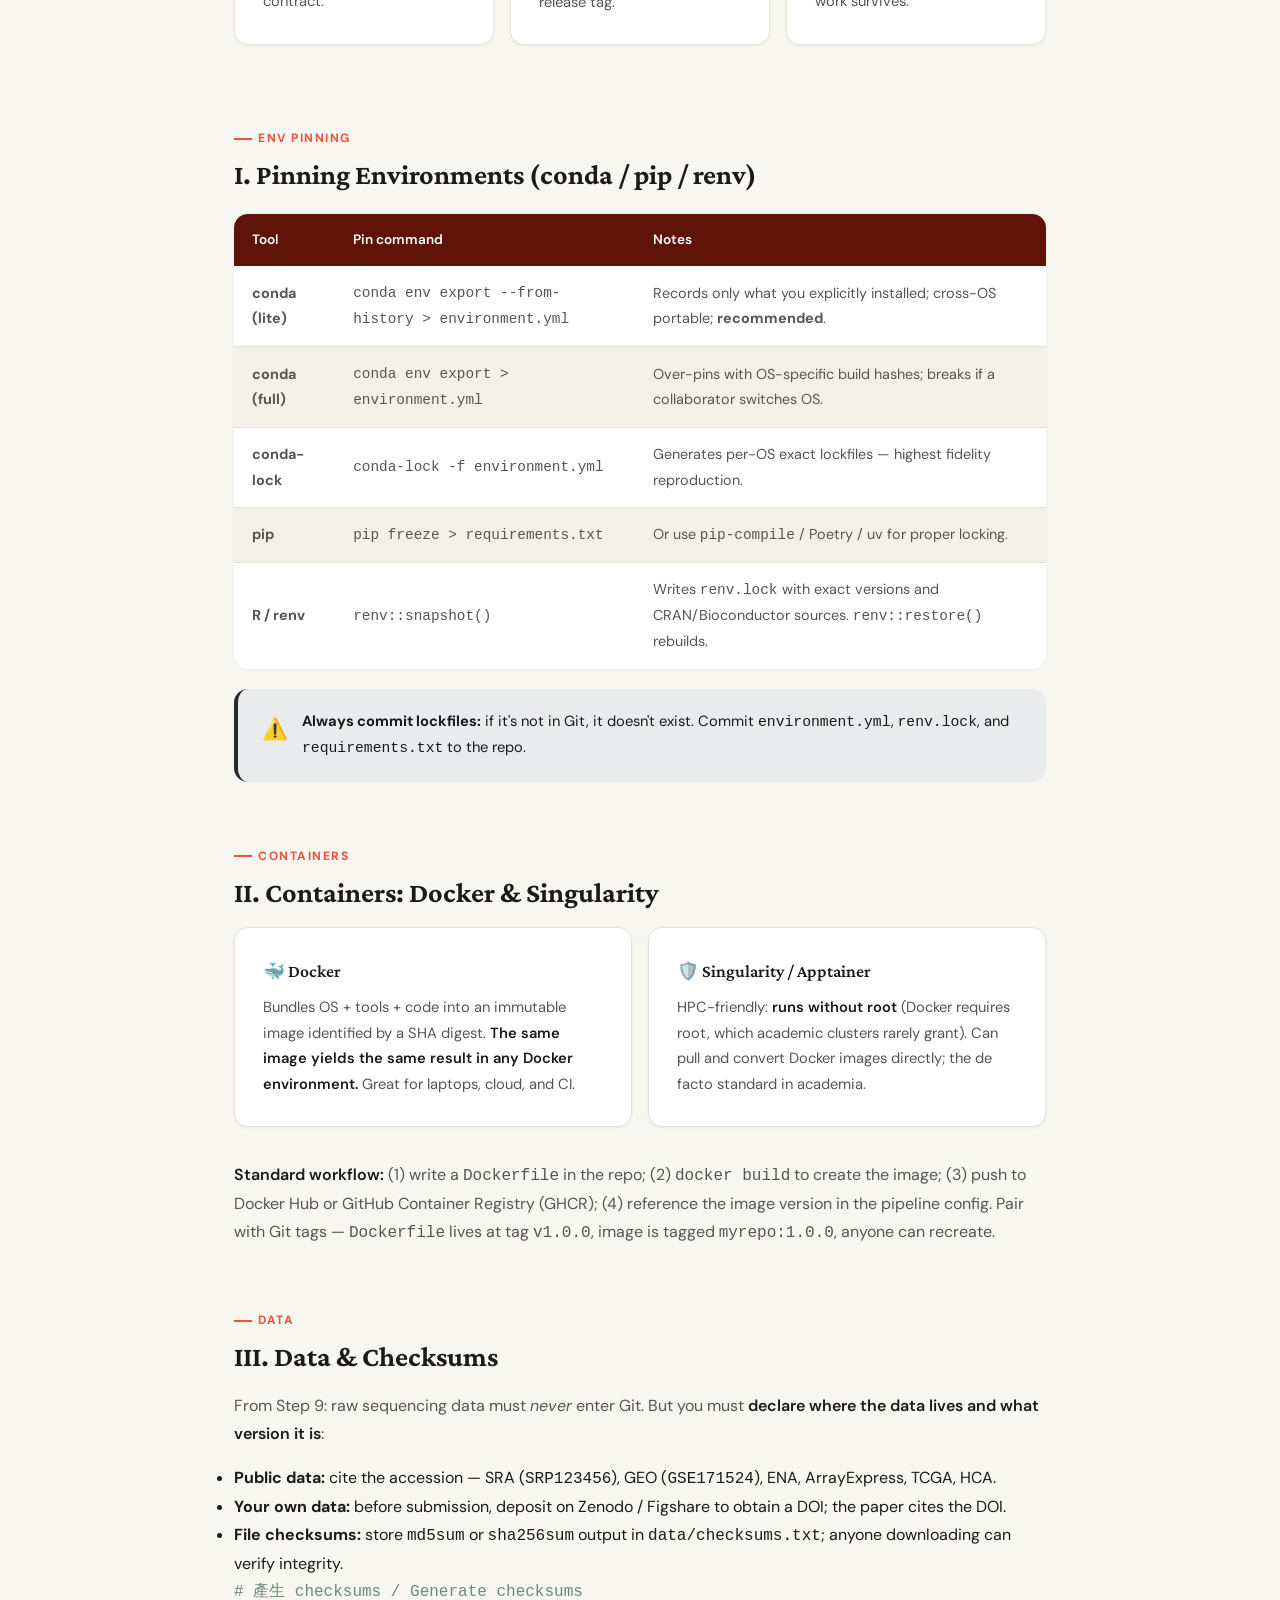
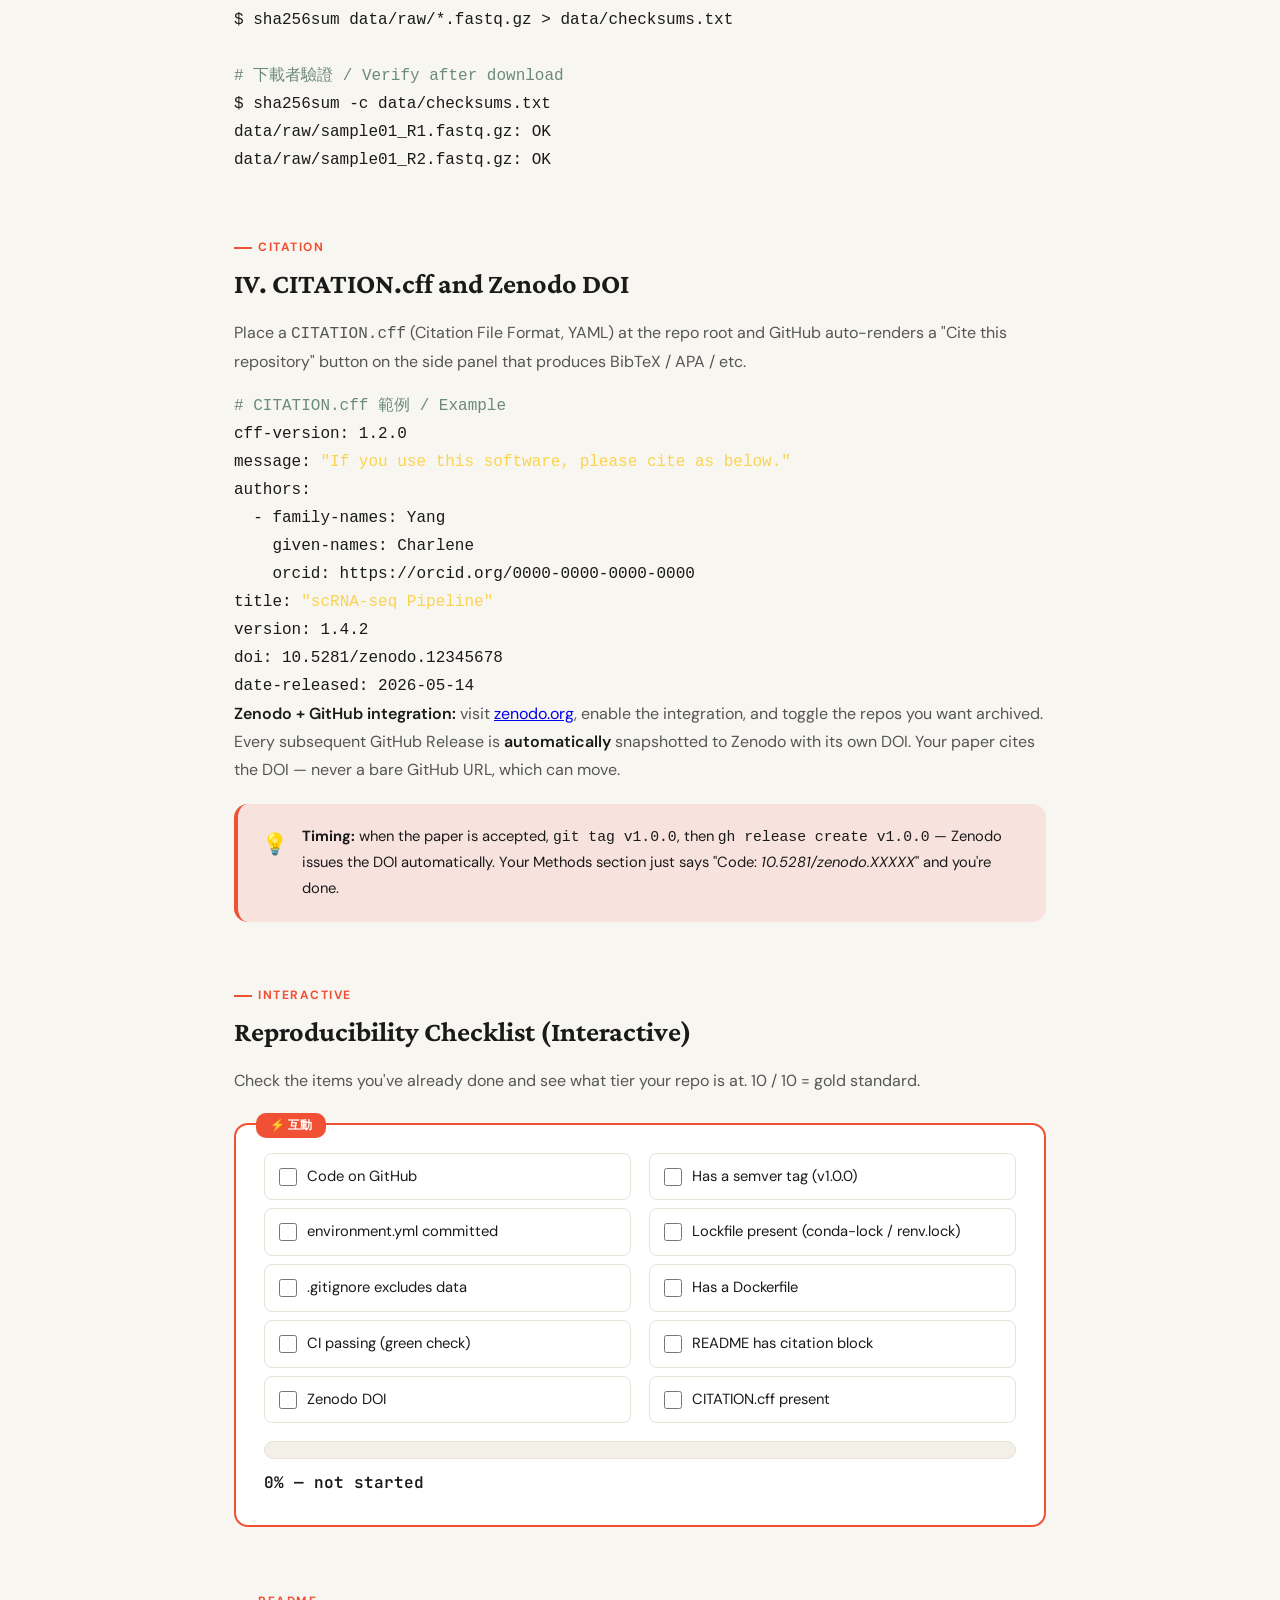
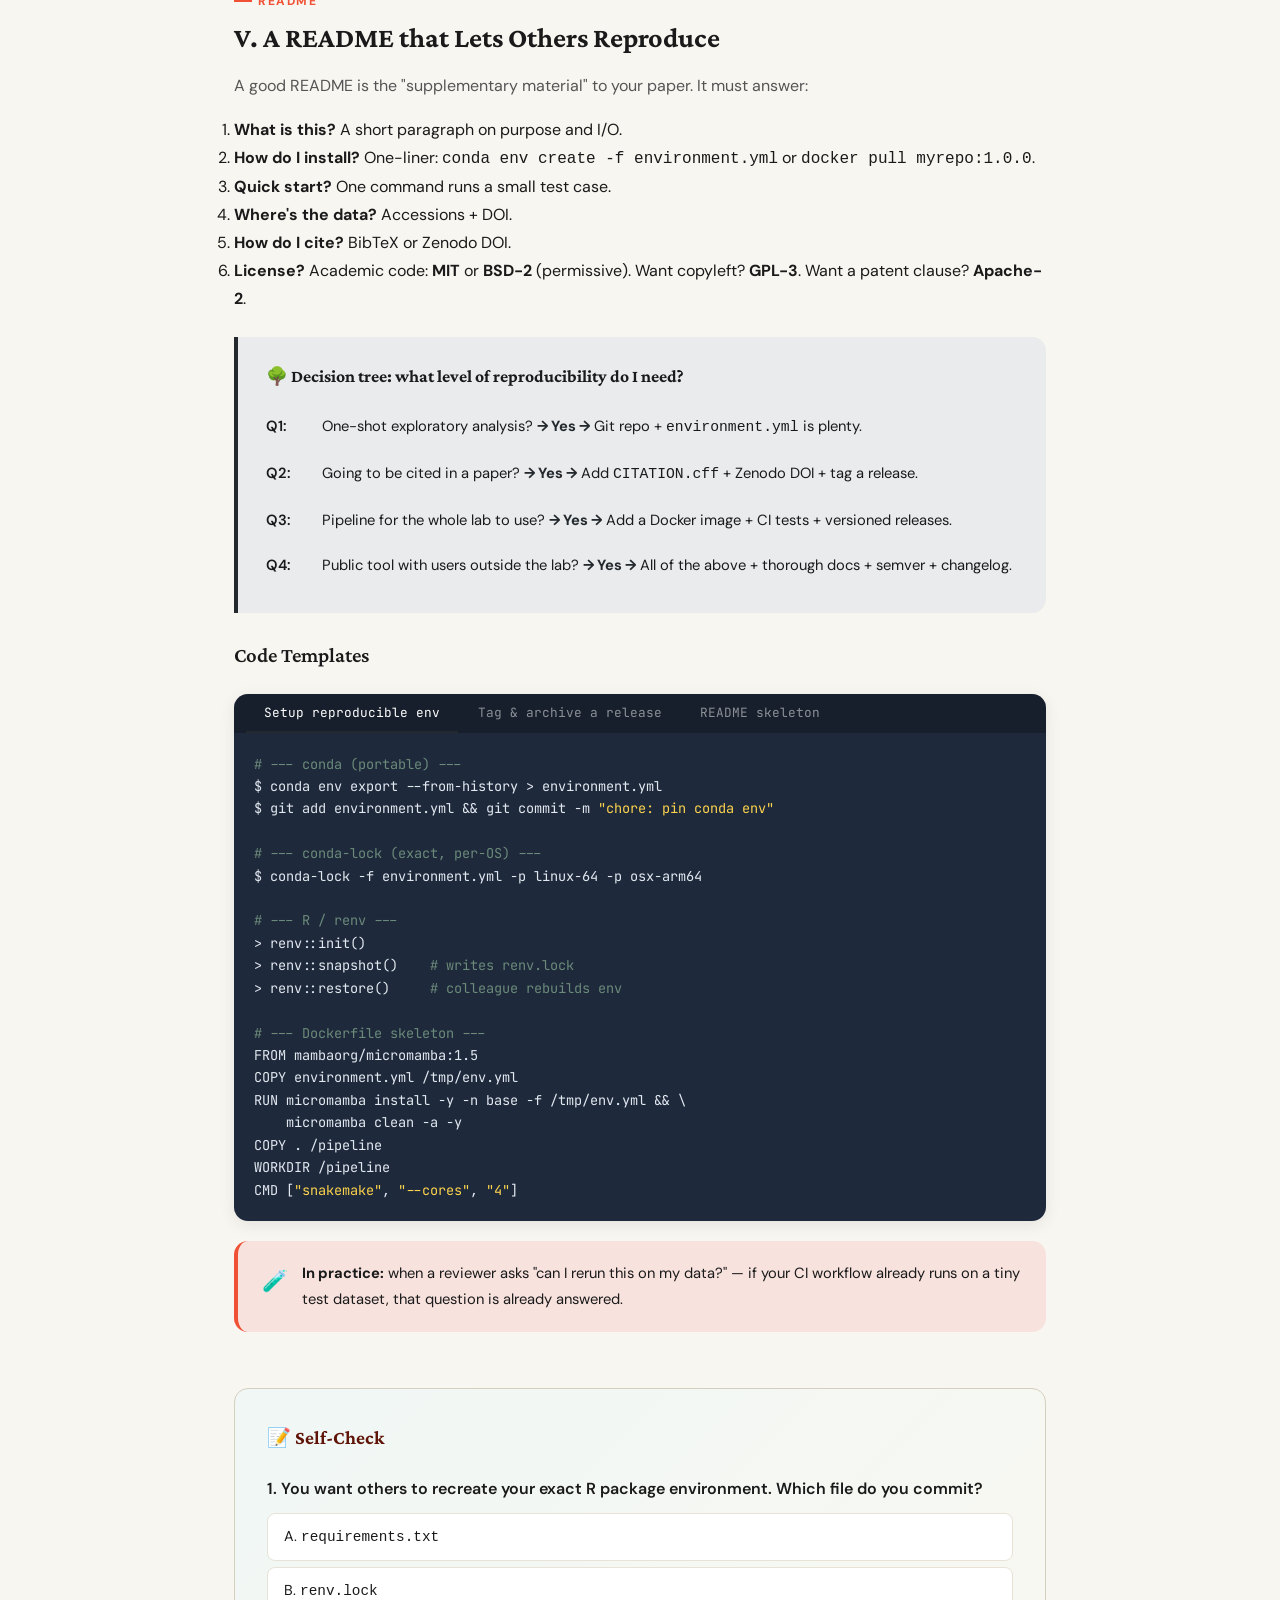
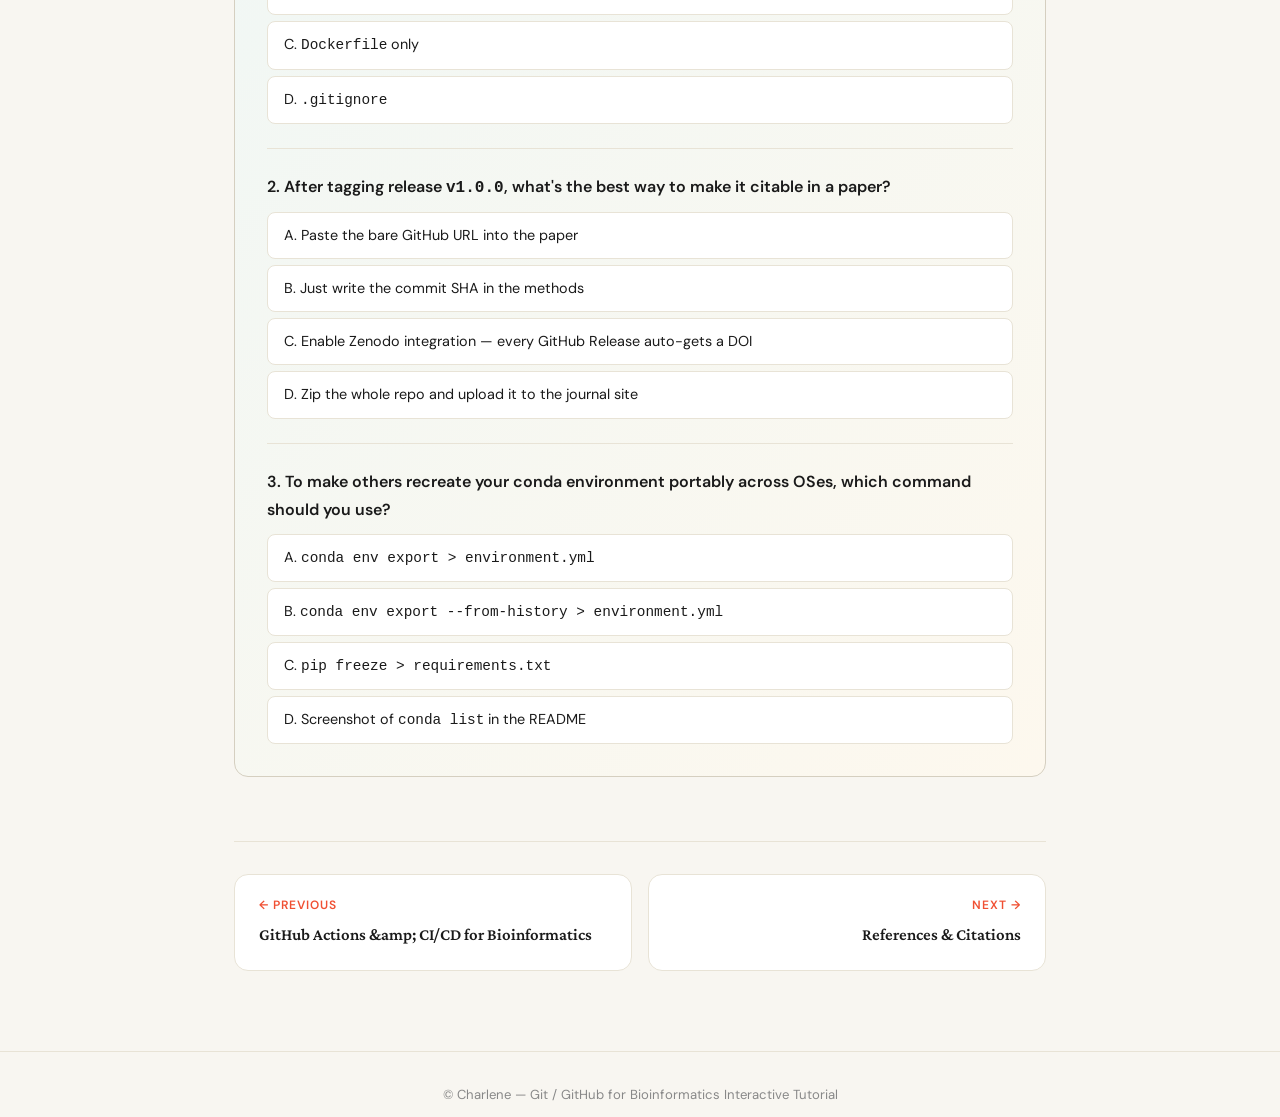
<file: reproducibility.html>
<!DOCTYPE html><html lang="zh-Hant"><head><meta charset="UTF-8"><meta name="viewport" content="width=device-width,initial-scale=1.0">
<title>Reproducibility for Bioinformatics — Git Tutorial</title>
<link rel="stylesheet" href="styles.css">
</head><body>
<nav class="top-nav"><div class="top-nav-inner">
  <a href="index.html" class="top-nav-brand"><span>🌿</span> <span data-zh="Git / GitHub 教學" data-en="Git / GitHub Tutorial">Git / GitHub 教學</span></a>
  <ul class="top-nav-links">
    <li><a href="setup.html">Setup</a></li><li><a href="repo-basics.html">Repo</a></li><li><a href="inspecting.html">Inspect</a></li><li><a href="undoing.html">Undo</a></li><li><a href="branching.html">Branch</a></li><li><a href="merge-rebase.html">Merge</a></li><li><a href="remotes.html">Remote</a></li><li><a href="collaboration.html">PR</a></li><li><a href="gitignore-lfs.html">LFS</a></li><li><a href="workflows.html">Flow</a></li><li><a href="actions.html">Actions</a></li><li><a href="reproducibility.html" class="active">Repro</a></li>
    <li><a href="references/index.html" data-zh="📚 參考資料" data-en="📚 References">📚 參考資料</a></li>
  </ul>
</div></nav>
<div class="progress-bar-container"><div class="progress-bar" id="progressBar"></div></div>
<header class="page-hero"><div class="step-badge">ADVANCED 3 / 3</div>
<h1 data-zh="生資可重現研究 (Reproducibility)" data-en="Reproducibility for Bioinformatics">生資可重現研究 (Reproducibility)</h1>
<p class="subtitle" data-lang="zh">Git 只解決了「程式碼在哪？」這個問題——這一章告訴你剩下 80% 怎麼補齊：環境、容器、資料、文件、典藏。</p>
<p class="subtitle" data-lang="en">Git solves "where's the code?" — this final chapter covers the other 80%: environments, containers, data, documentation, and archival.</p>
</header>
<main class="content-wrap">

<!-- ===== Section 1: Overview ===== -->
<section class="section">
<div class="section-label" data-zh="概覽" data-en="OVERVIEW">概覽</div>
<h2 data-zh="可重現研究的四個層次" data-en="Four Levels of Reproducibility">可重現研究的四個層次</h2>
<div data-lang="zh">
<p>版本控制只是可重現研究的一根支柱。Peng (2011) 與 Sandve (2013) 把可重現性拆成四個層次，由易到難：</p>
<ul>
<li><strong>同程式、同資料、同結果</strong>（可重跑）——最低門檻，但很多論文連這都做不到。</li>
<li><strong>同程式、<em>不同</em>資料、預期結果</strong>（穩健性）——能換一批樣本仍給出合理輸出。</li>
<li><strong>同程式、未來電腦、同結果</strong>（運算可重現）——五年後的人能不能跑出來？</li>
<li><strong>另一組人獨立驗證</strong>（可複製）——黃金標準。</li>
</ul>
<p>Git/GitHub 解決「程式碼在哪」；本章處理剩下 80%：環境、容器、資料、文件與長期典藏。</p>
</div>
<div data-lang="en">
<p>Version control is just one pillar of reproducible research. Peng (2011) and Sandve (2013) define four levels of reproducibility, from easiest to hardest:</p>
<ul>
<li><strong>Same code, same data, same result</strong> (re-runnable) — the floor, but many papers fail even here.</li>
<li><strong>Same code, <em>different</em> data, expected result</strong> (robust) — does it still behave sensibly on a different sample set?</li>
<li><strong>Same code, future computer, same result</strong> (computationally reproducible) — can someone rerun it in five years?</li>
<li><strong>Verified independently by another team</strong> (replicable) — the gold standard.</li>
</ul>
<p>Git/GitHub answers "where's the code?"; this chapter covers the other 80%: environments, containers, data, documentation, and archival.</p>
</div>
<div class="callout tip"><span class="callout-icon">💡</span><div>
<span data-lang="zh"><strong>實用原則：</strong>你不需要一次達到第四層。先確保「同人、同機、半年後」還能重跑——這已經淘汰掉超過一半的論文了。</span>
<span data-lang="en"><strong>Practical principle:</strong> you don't have to hit level four on day one. Just ensure that <em>you yourself</em> can rerun the analysis on the same machine six months later — that alone already beats half the published literature.</span>
</div></div>
</section>

<!-- ===== Section 2: The Stack ===== -->
<section class="section">
<div class="section-label" data-zh="可重現研究堆疊" data-en="STACK">可重現研究堆疊</div>
<h2 data-zh="可重現研究的六大層" data-en="The Reproducibility Stack">可重現研究的六大層</h2>
<div class="card-grid cols-3">
<div class="card"><div class="card-icon">📦</div><h4 data-zh="程式碼" data-en="Code">程式碼</h4>
<div data-lang="zh"><p>Git + GitHub + semver tags (<code>v1.0.0</code>)。每一個 commit 都有 SHA，可以被精確引用。</p></div>
<div data-lang="en"><p>Git + GitHub + semver tags (<code>v1.0.0</code>). Every commit has a SHA you can cite precisely.</p></div>
</div>
<div class="card"><div class="card-icon">🧪</div><h4 data-zh="環境" data-en="Environment">環境</h4>
<div data-lang="zh"><p>conda lockfile、<code>renv.lock</code>、Docker、Singularity——把「我用了哪些套件」凍結成檔案。</p></div>
<div data-lang="en"><p>conda lockfile, <code>renv.lock</code>, Docker, Singularity — freeze "which packages did I use" into a file.</p></div>
</div>
<div class="card"><div class="card-icon">📊</div><h4 data-zh="資料" data-en="Data">資料</h4>
<div data-lang="zh"><p>SRA / ENA / GEO / Zenodo accession + checksums。資料本身不入 Git，但<strong>引用</strong>要清楚。</p></div>
<div data-lang="en"><p>SRA/ENA/GEO/Zenodo accessions + checksums. Data itself stays out of Git, but the <strong>reference</strong> must be explicit.</p></div>
</div>
<div class="card"><div class="card-icon">📜</div><h4 data-zh="Pipeline 編排" data-en="Pipeline orchestration">Pipeline 編排</h4>
<div data-lang="zh"><p>Snakemake / Nextflow / nf-core——讓「跑一鍵就完成」變成正式合約。</p></div>
<div data-lang="en"><p>Snakemake / Nextflow / nf-core — turn "one-command full rerun" into a formal contract.</p></div>
</div>
<div class="card"><div class="card-icon">📄</div><h4 data-zh="論文" data-en="Manuscript">論文</h4>
<div data-lang="zh"><p><code>CITATION.cff</code>、README、Methods 章節直接連到 commit SHA 或 release tag。</p></div>
<div data-lang="en"><p><code>CITATION.cff</code>, README, and a Methods section that links straight to a commit SHA or release tag.</p></div>
</div>
<div class="card"><div class="card-icon">🌐</div><h4 data-zh="長期典藏" data-en="Archive">長期典藏</h4>
<div data-lang="zh"><p>Zenodo DOI、Software Heritage——確保 GitHub 哪天消失，你的研究還在。</p></div>
<div data-lang="en"><p>Zenodo DOI, Software Heritage — so that if GitHub disappears tomorrow, your work survives.</p></div>
</div>
</div>
</section>

<!-- ===== Section 3: Env pinning ===== -->
<section class="section">
<div class="section-label" data-zh="環境鎖定" data-en="ENV PINNING">環境鎖定</div>
<h2 data-zh="一、鎖定環境（conda / pip / renv）" data-en="I. Pinning Environments (conda / pip / renv)">一、鎖定環境（conda / pip / renv）</h2>
<table class="comp-table">
<thead><tr>
<th data-zh="工具" data-en="Tool">工具</th>
<th data-zh="鎖定指令" data-en="Pin command">鎖定指令</th>
<th data-zh="特性" data-en="Notes">特性</th>
</tr></thead>
<tbody>
<tr><td><strong>conda (lite)</strong></td><td><code>conda env export --from-history &gt; environment.yml</code></td><td data-lang="zh">只記錄你明確安裝的套件，跨 OS 可用，<strong>推薦</strong>。</td><td data-lang="en">Records only what you explicitly installed; cross-OS portable; <strong>recommended</strong>.</td></tr>
<tr><td><strong>conda (full)</strong></td><td><code>conda env export &gt; environment.yml</code></td><td data-lang="zh">過度鎖定（含 OS-specific build hash），同事換 OS 就掛。</td><td data-lang="en">Over-pins with OS-specific build hashes; breaks if a collaborator switches OS.</td></tr>
<tr><td><strong>conda-lock</strong></td><td><code>conda-lock -f environment.yml</code></td><td data-lang="zh">產生每個 OS 的精確 lockfile，重現性最高。</td><td data-lang="en">Generates per-OS exact lockfiles — highest fidelity reproduction.</td></tr>
<tr><td><strong>pip</strong></td><td><code>pip freeze &gt; requirements.txt</code></td><td data-lang="zh">或用 <code>pip-compile</code> / Poetry / uv 鎖定。</td><td data-lang="en">Or use <code>pip-compile</code> / Poetry / uv for proper locking.</td></tr>
<tr><td><strong>R / renv</strong></td><td><code>renv::snapshot()</code></td><td data-lang="zh">寫出 <code>renv.lock</code>，含精確版本與 CRAN/Bioconductor 來源。<code>renv::restore()</code> 重建。</td><td data-lang="en">Writes <code>renv.lock</code> with exact versions and CRAN/Bioconductor sources. <code>renv::restore()</code> rebuilds.</td></tr>
</tbody></table>
<div class="callout warn"><span class="callout-icon">⚠️</span><div>
<span data-lang="zh"><strong>務必 commit lockfile：</strong>沒進 Git，等於沒做。 <code>environment.yml</code>、<code>renv.lock</code>、<code>requirements.txt</code> 都要進 repo。</span>
<span data-lang="en"><strong>Always commit lockfiles:</strong> if it's not in Git, it doesn't exist. Commit <code>environment.yml</code>, <code>renv.lock</code>, and <code>requirements.txt</code> to the repo.</span>
</div></div>
</section>

<!-- ===== Section 4: Containers ===== -->
<section class="section">
<div class="section-label" data-zh="容器" data-en="CONTAINERS">容器</div>
<h2 data-zh="二、容器：Docker &amp; Singularity" data-en="II. Containers: Docker &amp; Singularity">二、容器：Docker &amp; Singularity</h2>
<div class="card-grid cols-2">
<div class="card"><h4>🐳 Docker</h4>
<div data-lang="zh"><p>把 OS、工具、程式碼打包成不可變的映像檔（image），標識為 SHA digest。<strong>同樣的映像在任何 Docker 環境下都跑出相同結果。</strong>適合本地、雲端、CI。</p></div>
<div data-lang="en"><p>Bundles OS + tools + code into an immutable image identified by a SHA digest. <strong>The same image yields the same result in any Docker environment.</strong> Great for laptops, cloud, and CI.</p></div>
</div>
<div class="card"><h4>🛡️ Singularity / Apptainer</h4>
<div data-lang="zh"><p>HPC 友善：<strong>不需要 root</strong> 也能跑（Docker 要 root，學校 cluster 通常不給）。可直接從 Docker Hub 拉映像並轉換，學術圈最常見。</p></div>
<div data-lang="en"><p>HPC-friendly: <strong>runs without root</strong> (Docker requires root, which academic clusters rarely grant). Can pull and convert Docker images directly; the de facto standard in academia.</p></div>
</div>
</div>
<div data-lang="zh"><p style="margin-top:14px"><strong>標準工作流程：</strong>(1) 在 repo 內寫 <code>Dockerfile</code>；(2) <code>docker build</code> 建立映像；(3) push 到 Docker Hub 或 GitHub Container Registry (GHCR)；(4) pipeline config 指定映像版本。配合 Git tag——<code>Dockerfile</code> 在 tag <code>v1.0.0</code>，映像也 tag 為 <code>myrepo:1.0.0</code>，任何人都能重建。</p></div>
<div data-lang="en"><p style="margin-top:14px"><strong>Standard workflow:</strong> (1) write a <code>Dockerfile</code> in the repo; (2) <code>docker build</code> to create the image; (3) push to Docker Hub or GitHub Container Registry (GHCR); (4) reference the image version in the pipeline config. Pair with Git tags — <code>Dockerfile</code> lives at tag <code>v1.0.0</code>, image is tagged <code>myrepo:1.0.0</code>, anyone can recreate.</p></div>
</section>

<!-- ===== Section 5: Data &amp; checksums ===== -->
<section class="section">
<div class="section-label" data-zh="資料與雜湊" data-en="DATA">資料與雜湊</div>
<h2 data-zh="三、資料與檔案完整性 (checksums)" data-en="III. Data &amp; Checksums">三、資料與檔案完整性 (checksums)</h2>
<div data-lang="zh">
<p>Step 9 已經說過：原始定序資料絕對不要進 Git。但你必須<strong>清楚標示資料在哪、版本是什麼</strong>：</p>
<ul>
<li><strong>公開資料：</strong>引用 accession number——SRA (<code>SRP123456</code>)、GEO (<code>GSE171524</code>)、ENA、ArrayExpress、TCGA、HCA。</li>
<li><strong>自製資料：</strong>投稿前同步存到 Zenodo / Figshare 並取得 DOI，論文引用 DOI。</li>
<li><strong>檔案 checksums：</strong>把 <code>md5sum</code> 或 <code>sha256sum</code> 結果存在 <code>data/checksums.txt</code>，任何下載者都能驗證檔案是否完整。</li>
</ul>
</div>
<div data-lang="en">
<p>From Step 9: raw sequencing data must <em>never</em> enter Git. But you must <strong>declare where the data lives and what version it is</strong>:</p>
<ul>
<li><strong>Public data:</strong> cite the accession — SRA (<code>SRP123456</code>), GEO (<code>GSE171524</code>), ENA, ArrayExpress, TCGA, HCA.</li>
<li><strong>Your own data:</strong> before submission, deposit on Zenodo / Figshare to obtain a DOI; the paper cites the DOI.</li>
<li><strong>File checksums:</strong> store <code>md5sum</code> or <code>sha256sum</code> output in <code>data/checksums.txt</code>; anyone downloading can verify integrity.</li>
</ul>
</div>
<pre><span class="comment"># 產生 checksums / Generate checksums</span>
$ sha256sum data/raw/*.fastq.gz &gt; data/checksums.txt

<span class="comment"># 下載者驗證 / Verify after download</span>
$ sha256sum -c data/checksums.txt
data/raw/sample01_R1.fastq.gz: OK
data/raw/sample01_R2.fastq.gz: OK
</pre>
</section>

<!-- ===== Section 6: CITATION.cff &amp; Zenodo ===== -->
<section class="section">
<div class="section-label" data-zh="引用與典藏" data-en="CITATION">引用與典藏</div>
<h2 data-zh="四、CITATION.cff 與 Zenodo DOI" data-en="IV. CITATION.cff and Zenodo DOI">四、CITATION.cff 與 Zenodo DOI</h2>
<div data-lang="zh"><p>把 <code>CITATION.cff</code>（Citation File Format，YAML）放在 repo 根目錄，GitHub 會自動在 repo 頁面側邊欄產生「Cite this repository」按鈕，輸出 BibTeX / APA 等格式。</p></div>
<div data-lang="en"><p>Place a <code>CITATION.cff</code> (Citation File Format, YAML) at the repo root and GitHub auto-renders a "Cite this repository" button on the side panel that produces BibTeX / APA / etc.</p></div>
<pre><span class="comment"># CITATION.cff 範例 / Example</span>
cff-version: 1.2.0
message: <span class="str">"If you use this software, please cite as below."</span>
authors:
  - family-names: Yang
    given-names: Charlene
    orcid: https://orcid.org/0000-0000-0000-0000
title: <span class="str">"scRNA-seq Pipeline"</span>
version: 1.4.2
doi: 10.5281/zenodo.12345678
date-released: 2026-05-14
</pre>
<div data-lang="zh"><p><strong>Zenodo + GitHub 整合：</strong>到 <a href="https://zenodo.org/account/settings/github/">zenodo.org</a> 啟用整合，勾選想要典藏的 repo——之後每個 GitHub Release 都會<strong>自動</strong>送一份到 Zenodo 並取得 DOI。論文引用這個 DOI（不要引 GitHub URL，URL 可能改）。</p></div>
<div data-lang="en"><p><strong>Zenodo + GitHub integration:</strong> visit <a href="https://zenodo.org/account/settings/github/">zenodo.org</a>, enable the integration, and toggle the repos you want archived. Every subsequent GitHub Release is <strong>automatically</strong> snapshotted to Zenodo with its own DOI. Your paper cites the DOI — never a bare GitHub URL, which can move.</p></div>
<div class="callout tip"><span class="callout-icon">💡</span><div>
<span data-lang="zh"><strong>時機：</strong>論文被接受後，下 <code>git tag v1.0.0</code>、<code>gh release create v1.0.0</code>——Zenodo 自動發 DOI。論文 Methods 寫「Code: <em>10.5281/zenodo.XXXXX</em>」就完成了。</span>
<span data-lang="en"><strong>Timing:</strong> when the paper is accepted, <code>git tag v1.0.0</code>, then <code>gh release create v1.0.0</code> — Zenodo issues the DOI automatically. Your Methods section just says "Code: <em>10.5281/zenodo.XXXXX</em>" and you're done.</span>
</div></div>
</section>

<!-- ===== Section 7: Interactive checklist ===== -->
<section class="section">
<div class="section-label" data-zh="互動評估" data-en="INTERACTIVE">互動評估</div>
<h2 data-zh="可重現性檢查表（互動式）" data-en="Reproducibility Checklist (Interactive)">可重現性檢查表（互動式）</h2>
<div data-lang="zh"><p>勾選你已經做到的項目，看看你的 repo 處在哪一級。10 項皆達 = 黃金標準。</p></div>
<div data-lang="en"><p>Check the items you've already done and see what tier your repo is at. 10 / 10 = gold standard.</p></div>
<div id="repCheck" class="interactive-panel">
  <div class="rep-grid">
    <label class="rep-item"><input type="checkbox" data-w="10"><span data-zh="程式碼放在 GitHub" data-en="Code on GitHub">程式碼放在 GitHub</span></label>
    <label class="rep-item"><input type="checkbox" data-w="10"><span data-zh="有 semver tag（v1.0.0）" data-en="Has a semver tag (v1.0.0)">有 semver tag</span></label>
    <label class="rep-item"><input type="checkbox" data-w="10"><span data-zh="environment.yml 已 commit" data-en="environment.yml committed">environment.yml 已 commit</span></label>
    <label class="rep-item"><input type="checkbox" data-w="10"><span data-zh="有 lockfile（conda-lock / renv.lock）" data-en="Lockfile present (conda-lock / renv.lock)">有 lockfile</span></label>
    <label class="rep-item"><input type="checkbox" data-w="10"><span data-zh=".gitignore 隔絕資料檔" data-en=".gitignore excludes data">.gitignore 隔絕資料檔</span></label>
    <label class="rep-item"><input type="checkbox" data-w="10"><span data-zh="有 Dockerfile" data-en="Has a Dockerfile">有 Dockerfile</span></label>
    <label class="rep-item"><input type="checkbox" data-w="10"><span data-zh="CI 通過（綠勾）" data-en="CI passing (green check)">CI 通過</span></label>
    <label class="rep-item"><input type="checkbox" data-w="10"><span data-zh="README 含引用方式" data-en="README has citation block">README 含引用方式</span></label>
    <label class="rep-item"><input type="checkbox" data-w="10"><span data-zh="Zenodo DOI" data-en="Zenodo DOI">Zenodo DOI</span></label>
    <label class="rep-item"><input type="checkbox" data-w="10"><span data-zh="CITATION.cff 存在" data-en="CITATION.cff present">CITATION.cff 存在</span></label>
  </div>
  <div class="rep-score-wrap">
    <div class="rep-bar-bg"><div id="repBar" class="rep-bar"></div></div>
    <div id="repScore" class="rep-score">0% — <span data-zh="尚未開始" data-en="not started">尚未開始</span></div>
  </div>
</div>
</section>

<!-- ===== Section 8: README + decision tree + code tabs ===== -->
<section class="section">
<div class="section-label" data-zh="README 範本" data-en="README">README 範本</div>
<h2 data-zh="五、讓別人能重現的 README" data-en="V. A README that Lets Others Reproduce">五、讓別人能重現的 README</h2>
<div data-lang="zh">
<p>好的 README 是「論文外的補充材料」，要回答這些問題：</p>
<ol>
<li><strong>這是什麼？</strong>一段話描述用途與輸入/輸出。</li>
<li><strong>怎麼安裝？</strong>一行：<code>conda env create -f environment.yml</code> 或 <code>docker pull myrepo:1.0.0</code>。</li>
<li><strong>怎麼快速試？</strong>一條指令跑通一個小範例。</li>
<li><strong>資料從哪來？</strong>accession + DOI。</li>
<li><strong>怎麼引用？</strong>BibTeX 或 Zenodo DOI。</li>
<li><strong>授權？</strong>學術程式碼用 <strong>MIT</strong> 或 <strong>BSD-2</strong>（寬鬆）；要強制下游 open source 用 <strong>GPL-3</strong>；想加上專利條款用 <strong>Apache-2</strong>。</li>
</ol>
</div>
<div data-lang="en">
<p>A good README is the "supplementary material" to your paper. It must answer:</p>
<ol>
<li><strong>What is this?</strong> A short paragraph on purpose and I/O.</li>
<li><strong>How do I install?</strong> One-liner: <code>conda env create -f environment.yml</code> or <code>docker pull myrepo:1.0.0</code>.</li>
<li><strong>Quick start?</strong> One command runs a small test case.</li>
<li><strong>Where's the data?</strong> Accessions + DOI.</li>
<li><strong>How do I cite?</strong> BibTeX or Zenodo DOI.</li>
<li><strong>License?</strong> Academic code: <strong>MIT</strong> or <strong>BSD-2</strong> (permissive). Want copyleft? <strong>GPL-3</strong>. Want a patent clause? <strong>Apache-2</strong>.</li>
</ol>
</div>

<div class="decision-tree">
<h4>🌳 <span data-zh="決策樹：我的專案需要哪一級可重現性？" data-en="Decision tree: what level of reproducibility do I need?">決策樹</span></h4>
<div data-lang="zh">
<div class="dt-node"><span class="dt-q">Q1:</span><div>一次性的探索分析？<span class="dt-arrow">→ 是 →</span> Git repo + <code>environment.yml</code> 就夠。</div></div>
<div class="dt-node"><span class="dt-q">Q2:</span><div>會被論文引用？<span class="dt-arrow">→ 是 →</span> 加 <code>CITATION.cff</code> + Zenodo DOI + tag release。</div></div>
<div class="dt-node"><span class="dt-q">Q3:</span><div>整個實驗室都會用的 pipeline？<span class="dt-arrow">→ 是 →</span> 加 Docker image + CI 測試 + versioned release。</div></div>
<div class="dt-node"><span class="dt-q">Q4:</span><div>對外公開的 tool（lab 外的人會用）？<span class="dt-arrow">→ 是 →</span> 以上全部 + 完整文件 + semver + changelog。</div></div>
</div>
<div data-lang="en">
<div class="dt-node"><span class="dt-q">Q1:</span><div>One-shot exploratory analysis? <span class="dt-arrow">→ Yes →</span> Git repo + <code>environment.yml</code> is plenty.</div></div>
<div class="dt-node"><span class="dt-q">Q2:</span><div>Going to be cited in a paper? <span class="dt-arrow">→ Yes →</span> Add <code>CITATION.cff</code> + Zenodo DOI + tag a release.</div></div>
<div class="dt-node"><span class="dt-q">Q3:</span><div>Pipeline for the whole lab to use? <span class="dt-arrow">→ Yes →</span> Add a Docker image + CI tests + versioned releases.</div></div>
<div class="dt-node"><span class="dt-q">Q4:</span><div>Public tool with users outside the lab? <span class="dt-arrow">→ Yes →</span> All of the above + thorough docs + semver + changelog.</div></div>
</div>
</div>

<h3 style="margin-top:22px" data-zh="完整程式碼範例" data-en="Code Templates">完整程式碼範例</h3>
<div class="code-tabs"><div class="code-tab-btns">
  <button class="code-tab-btn active" onclick="switchTab(this,'env')">Setup reproducible env</button>
  <button class="code-tab-btn" onclick="switchTab(this,'rel')">Tag &amp; archive a release</button>
  <button class="code-tab-btn" onclick="switchTab(this,'rdm')">README skeleton</button>
</div>
<div class="code-tab-content active" id="env"><pre><span class="comment"># --- conda (portable) ---</span>
$ conda env export --from-history &gt; environment.yml
$ git add environment.yml &amp;&amp; git commit -m <span class="str">"chore: pin conda env"</span>

<span class="comment"># --- conda-lock (exact, per-OS) ---</span>
$ conda-lock -f environment.yml -p linux-64 -p osx-arm64

<span class="comment"># --- R / renv ---</span>
&gt; renv::init()
&gt; renv::snapshot()    <span class="comment"># writes renv.lock</span>
&gt; renv::restore()     <span class="comment"># colleague rebuilds env</span>

<span class="comment"># --- Dockerfile skeleton ---</span>
FROM mambaorg/micromamba:1.5
COPY environment.yml /tmp/env.yml
RUN micromamba install -y -n base -f /tmp/env.yml &amp;&amp; \
    micromamba clean -a -y
COPY . /pipeline
WORKDIR /pipeline
CMD [<span class="str">"snakemake"</span>, <span class="str">"--cores"</span>, <span class="str">"4"</span>]</pre></div>

<div class="code-tab-content" id="rel"><pre><span class="comment"># 1. 標記 release / Tag a release</span>
$ git tag -a v1.0.0 -m <span class="str">"v1.0.0 — paper submission snapshot"</span>
$ git push origin v1.0.0

<span class="comment"># 2. 用 gh CLI 建立 GitHub Release（觸發 Zenodo）</span>
$ gh release create v1.0.0 \
    --title <span class="str">"v1.0.0 — paper submission"</span> \
    --notes-file CHANGELOG.md

<span class="comment"># 3. Zenodo 自動歸檔 → DOI</span>
<span class="comment">#   檢查 https://zenodo.org/account/settings/github/</span>
<span class="comment">#   找到 repo 對應的 DOI 徽章，貼回 README</span>

<span class="comment"># 4. 更新 CITATION.cff 加上 doi 與 version</span>
$ git commit -am <span class="str">"docs: update CITATION.cff with v1.0.0 DOI"</span></pre></div>

<div class="code-tab-content" id="rdm"><pre><span class="comment"># scRNA-seq Pipeline

A Snakemake pipeline for single-cell RNA-seq QC, normalization, and clustering.

## Install

```bash
conda env create -f environment.yml
conda activate scrna-pipe
```

Or with Docker:

```bash
docker pull ghcr.io/charlene/scrna-pipe:1.0.0
```

## Quick start

```bash
snakemake --use-conda --cores 8 --config sample=test
```

## Data

- Test data: GEO accession GSE171524
- Custom dataset: Zenodo DOI 10.5281/zenodo.12345678

## Citation

If you use this pipeline, please cite:
&gt; Yang C. (2026). scRNA-seq Pipeline (v1.0.0). Zenodo. https://doi.org/10.5281/zenodo.12345678

See CITATION.cff for BibTeX.

## License

MIT — see LICENSE.</span></pre></div>
</div>

<div class="callout tip"><span class="callout-icon">🧪</span><div>
<span data-lang="zh"><strong>生資現場：</strong>當審稿人問「我可以用我的資料重跑嗎？」——如果你的 CI workflow 已經用一個迷你測試資料集跑通，這個問題已經有答案了。</span>
<span data-lang="en"><strong>In practice:</strong> when a reviewer asks "can I rerun this on my data?" — if your CI workflow already runs on a tiny test dataset, that question is already answered.</span>
</div></div>
</section>

<!-- ===== Section 9: Quiz ===== -->
<section class="quiz-section">
<h3>📝 <span data-zh="自我檢測" data-en="Self-Check">自我檢測</span></h3>
<div class="quiz-q" data-answer="1">
<p data-lang="zh">1. 你想讓別人重現你的 R 套件環境，應該 commit 哪個檔案？</p>
<p data-lang="en">1. You want others to recreate your exact R package environment. Which file do you commit?</p>
<div class="quiz-options">
<div class="quiz-opt" data-idx="0"><span data-lang="zh">A. <code>requirements.txt</code></span><span data-lang="en">A. <code>requirements.txt</code></span></div>
<div class="quiz-opt" data-idx="1"><span data-lang="zh">B. <code>renv.lock</code></span><span data-lang="en">B. <code>renv.lock</code></span></div>
<div class="quiz-opt" data-idx="2"><span data-lang="zh">C. <code>Dockerfile</code>（only）</span><span data-lang="en">C. <code>Dockerfile</code> only</span></div>
<div class="quiz-opt" data-idx="3"><span data-lang="zh">D. <code>.gitignore</code></span><span data-lang="en">D. <code>.gitignore</code></span></div>
</div><div class="quiz-feedback" id="fb1"></div></div>

<div class="quiz-q" data-answer="2">
<p data-lang="zh">2. 標記 release <code>v1.0.0</code> 後，要讓它在論文中可被引用，最好的做法是？</p>
<p data-lang="en">2. After tagging release <code>v1.0.0</code>, what's the best way to make it citable in a paper?</p>
<div class="quiz-options">
<div class="quiz-opt" data-idx="0"><span data-lang="zh">A. 在論文中直接貼 GitHub URL</span><span data-lang="en">A. Paste the bare GitHub URL into the paper</span></div>
<div class="quiz-opt" data-idx="1"><span data-lang="zh">B. 把 commit SHA 寫進 methods 即可</span><span data-lang="en">B. Just write the commit SHA in the methods</span></div>
<div class="quiz-opt" data-idx="2"><span data-lang="zh">C. 啟用 Zenodo 整合——每個 GitHub Release 自動取得 DOI</span><span data-lang="en">C. Enable Zenodo integration — every GitHub Release auto-gets a DOI</span></div>
<div class="quiz-opt" data-idx="3"><span data-lang="zh">D. 把整個 repo 壓縮上傳到期刊網站</span><span data-lang="en">D. Zip the whole repo and upload it to the journal site</span></div>
</div><div class="quiz-feedback" id="fb2"></div></div>

<div class="quiz-q" data-answer="1">
<p data-lang="zh">3. 想讓別人能在不同 OS 上重建你的 conda 環境，最佳指令是？</p>
<p data-lang="en">3. To make others recreate your conda environment portably across OSes, which command should you use?</p>
<div class="quiz-options">
<div class="quiz-opt" data-idx="0"><span data-lang="zh">A. <code>conda env export &gt; environment.yml</code></span><span data-lang="en">A. <code>conda env export &gt; environment.yml</code></span></div>
<div class="quiz-opt" data-idx="1"><span data-lang="zh">B. <code>conda env export --from-history &gt; environment.yml</code></span><span data-lang="en">B. <code>conda env export --from-history &gt; environment.yml</code></span></div>
<div class="quiz-opt" data-idx="2"><span data-lang="zh">C. <code>pip freeze &gt; requirements.txt</code></span><span data-lang="en">C. <code>pip freeze &gt; requirements.txt</code></span></div>
<div class="quiz-opt" data-idx="3"><span data-lang="zh">D. <code>conda list</code> 截圖貼到 README</span><span data-lang="en">D. Screenshot of <code>conda list</code> in the README</span></div>
</div><div class="quiz-feedback" id="fb3"></div></div>
</section>

<nav class="page-nav">
<a href="actions.html"><span class="nav-dir" data-zh="← 上一步" data-en="← Previous">← 上一步</span><span class="nav-title" data-zh="GitHub Actions &amp;amp; CI/CD（生物資訊版）" data-en="GitHub Actions &amp;amp; CI/CD for Bioinformatics">GitHub Actions &amp; CI/CD（生物資訊版）</span></a>
<a href="references/index.html"><span class="nav-dir" data-zh="下一步 →" data-en="Next →">下一步 →</span><span class="nav-title" data-zh="參考資料佐證" data-en="References &amp; Citations">參考資料佐證</span></a>
</nav>
</main>
<footer class="site-footer">© Charlene — Git / GitHub for Bioinformatics Interactive Tutorial</footer>
<script src="i18n.js"></script>
<style>
.rep-grid{display:grid;grid-template-columns:repeat(2,1fr);gap:8px 18px;margin-bottom:18px}
.rep-item{display:flex;align-items:center;gap:10px;padding:10px 14px;background:var(--c-surface);border:1px solid var(--c-border-light);border-radius:var(--radius);cursor:pointer;transition:var(--transition);font-size:.92rem}
.rep-item:hover{border-color:var(--c-accent)}
.rep-item input{width:18px;height:18px;accent-color:var(--c-accent);cursor:pointer;flex-shrink:0}
.rep-item input:checked + span{color:var(--c-accent-dark);font-weight:600}
.rep-score-wrap{margin-top:14px}
.rep-bar-bg{height:18px;background:var(--c-surface-alt);border-radius:9px;overflow:hidden;border:1px solid var(--c-border-light)}
.rep-bar{height:100%;width:0%;background:linear-gradient(90deg,#e57373,#ffb74d 30%,#fff176 60%,#81c784 80%,var(--c-accent));transition:width .35s ease;border-radius:9px}
.rep-score{margin-top:10px;font-family:var(--font-mono);font-size:1rem;font-weight:600;color:var(--c-ink)}
@media(max-width:680px){.rep-grid{grid-template-columns:1fr}}
</style>
<script>
window.addEventListener('scroll',()=>{const h=document.documentElement;document.getElementById('progressBar').style.width=(h.scrollTop/(h.scrollHeight-h.clientHeight))*100+'%';});
function switchTab(b,id){const p=b.closest('.code-tabs');p.querySelectorAll('.code-tab-btn').forEach(x=>x.classList.remove('active'));p.querySelectorAll('.code-tab-content').forEach(x=>x.classList.remove('active'));b.classList.add('active');document.getElementById(id).classList.add('active');}

// Reproducibility checklist
const REP_TIERS={
  zh:[{max:30,label:'尚未可重現',cls:''},{max:70,label:'部分可重現',cls:''},{max:100,label:'黃金標準 🏆',cls:''}],
  en:[{max:30,label:'not reproducible',cls:''},{max:70,label:'partially reproducible',cls:''},{max:100,label:'gold standard 🏆',cls:''}]
};
function updateRep(){
  const boxes=document.querySelectorAll('#repCheck input[type=checkbox]');
  let score=0;boxes.forEach(b=>{if(b.checked)score+=+b.dataset.w;});
  document.getElementById('repBar').style.width=score+'%';
  const L=I18n.get();const tiers=REP_TIERS[L];
  let tier=tiers[0];for(const t of tiers){if(score<=t.max){tier=t;break;}}
  if(score===0){tier={label:L==='zh'?'尚未開始':'not started'};}
  document.getElementById('repScore').innerHTML=score+'% — <span>'+tier.label+'</span>';
}
document.querySelectorAll('#repCheck input[type=checkbox]').forEach(b=>b.addEventListener('change',updateRep));
document.addEventListener('langchange',updateRep);
document.addEventListener('DOMContentLoaded',()=>setTimeout(updateRep,80));

// Quiz
const QF={
  zh:{q1_y:'renv.lock 記錄精確版本與 CRAN/Bioc 來源，是 R 環境重現的標準檔。',q1_n:'正確答案已標示。',q2_y:'Zenodo + GitHub 整合會自動為每個 Release 發 DOI——這才是論文該引用的識別碼。',q2_n:'正確答案已標示。',q3_y:'--from-history 只保留你明確安裝的套件，跨 OS 才能用；少了它會帶到 OS-specific build hash。',q3_n:'正確答案已標示。'},
  en:{q1_y:'renv.lock pins exact versions and CRAN/Bioc sources — the standard for R environment reproduction.',q1_n:'Correct answer is highlighted.',q2_y:'The Zenodo + GitHub integration mints a DOI for every Release — that\'s the identifier the paper should cite.',q2_n:'Correct answer is highlighted.',q3_y:'--from-history records only what you explicitly installed; without it, OS-specific build hashes leak in and break portability.',q3_n:'Correct answer is highlighted.'}
};
document.querySelectorAll('.quiz-q').forEach((q,qi)=>{const ans=+q.dataset.answer;q.querySelectorAll('.quiz-opt').forEach(o=>{o.addEventListener('click',()=>{if(q.classList.contains('answered'))return;q.classList.add('answered');const fb=document.getElementById('fb'+(qi+1));const ok=+o.dataset.idx===ans;o.classList.add(ok?'correct':'wrong');if(!ok)q.querySelectorAll('.quiz-opt')[ans].classList.add('correct');const L=I18n.get();fb.className='quiz-feedback show '+(ok?'correct-fb':'wrong-fb');fb.textContent=(ok?'✅ ':'❌ ')+(QF[L]['q'+(qi+1)+'_'+(ok?'y':'n')]||'');});});});
</script>
</body></html>
</file>
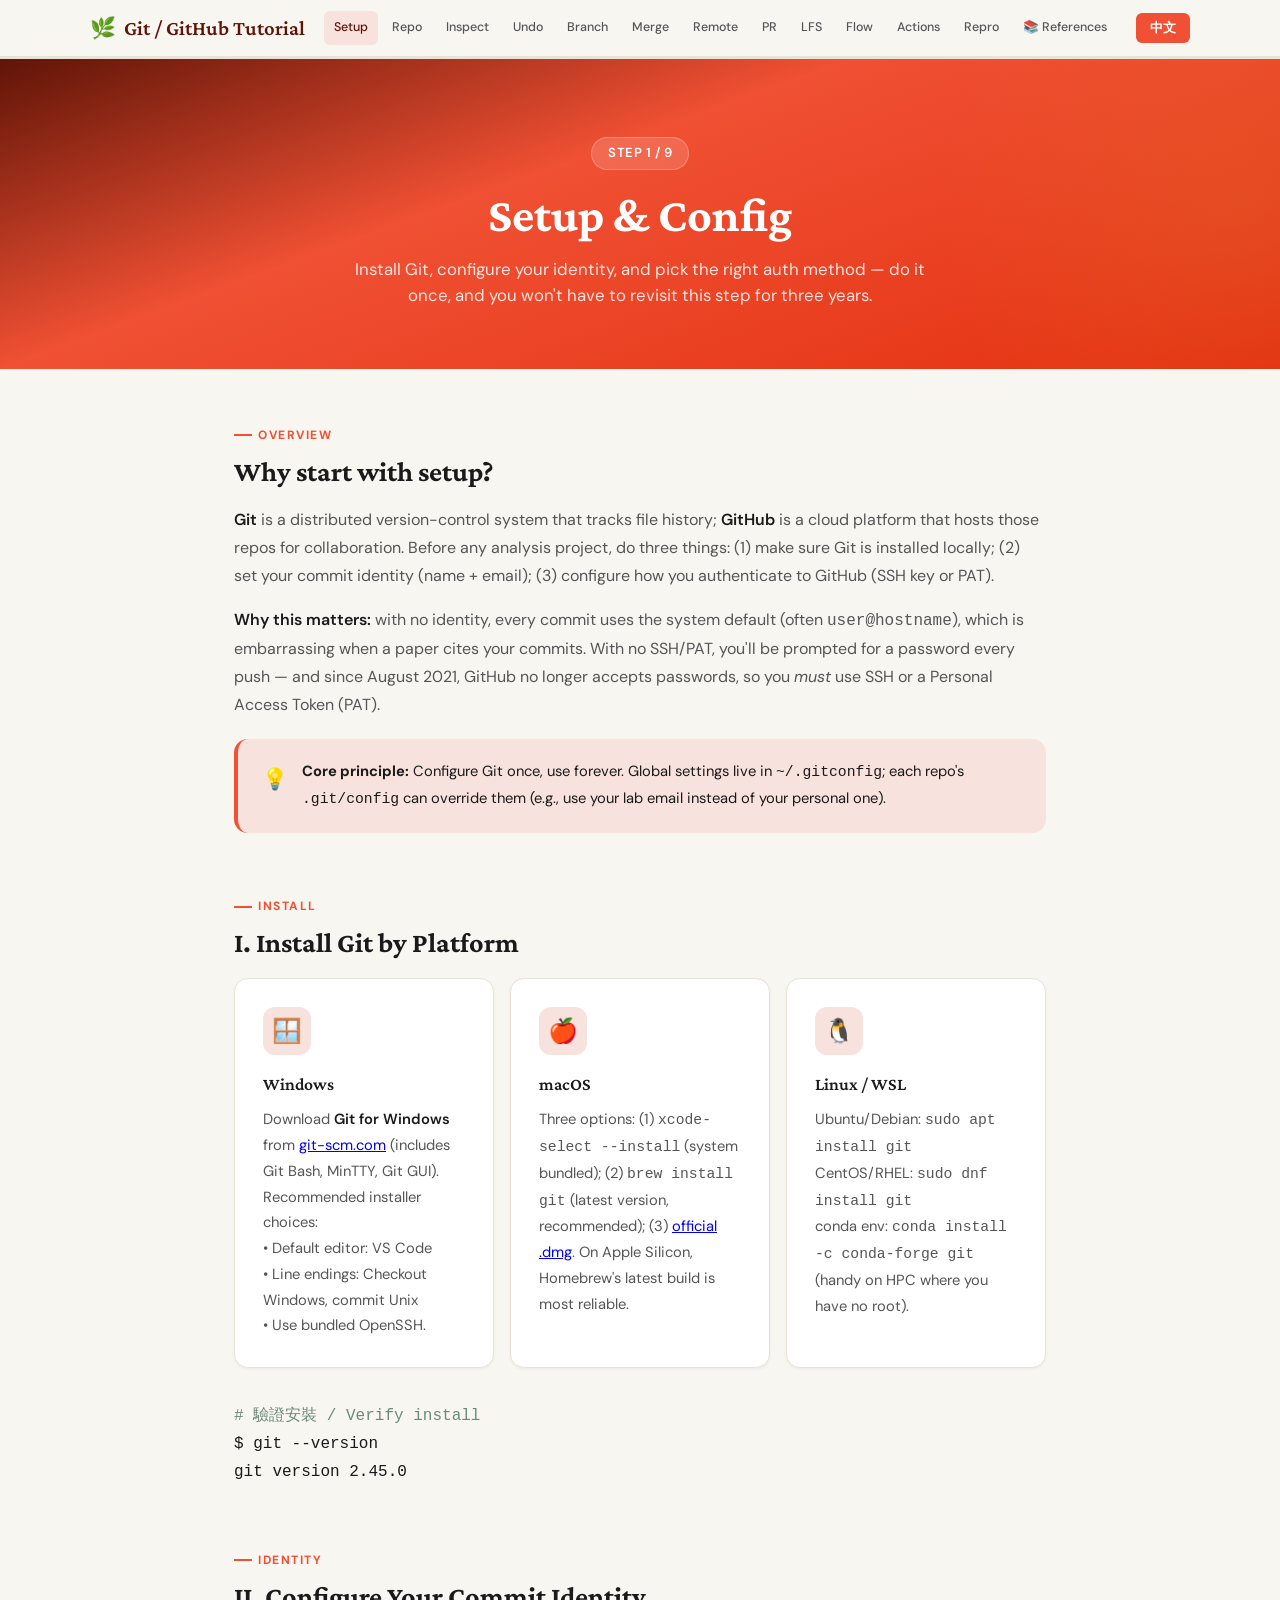
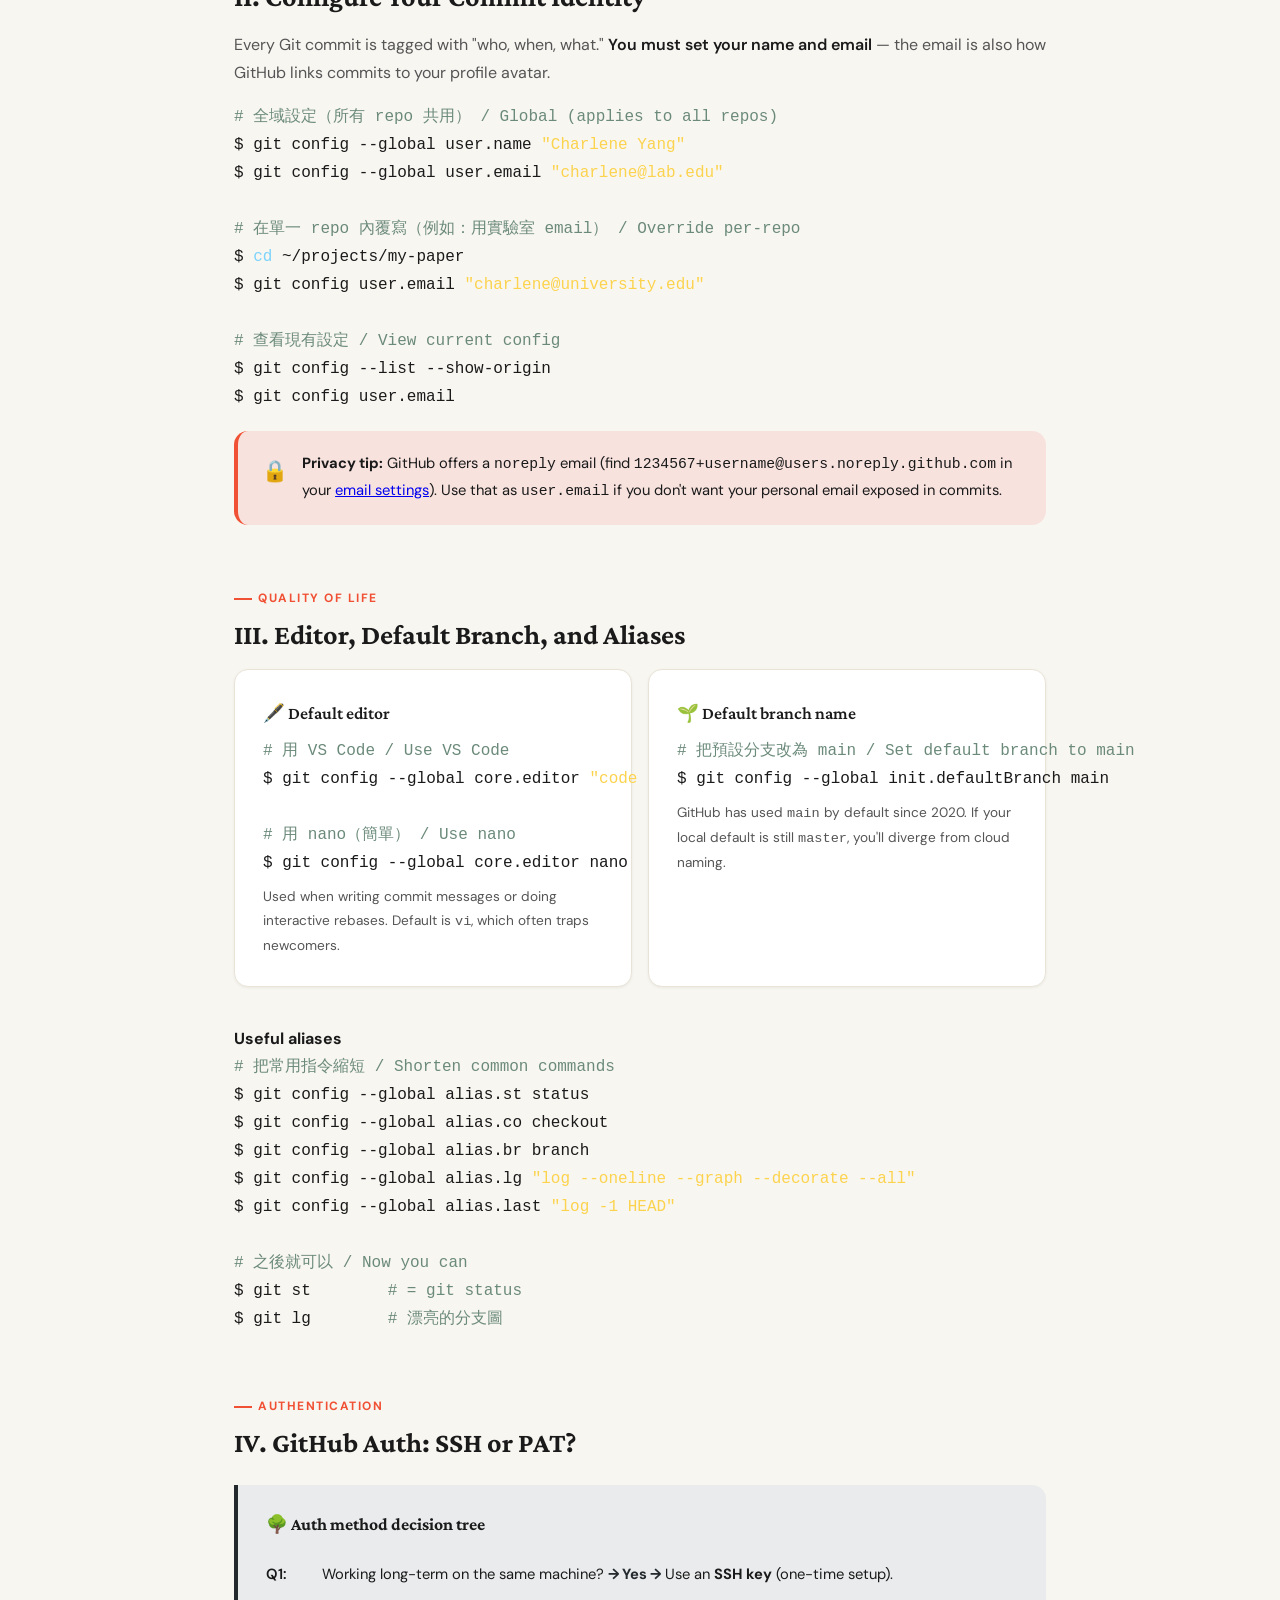
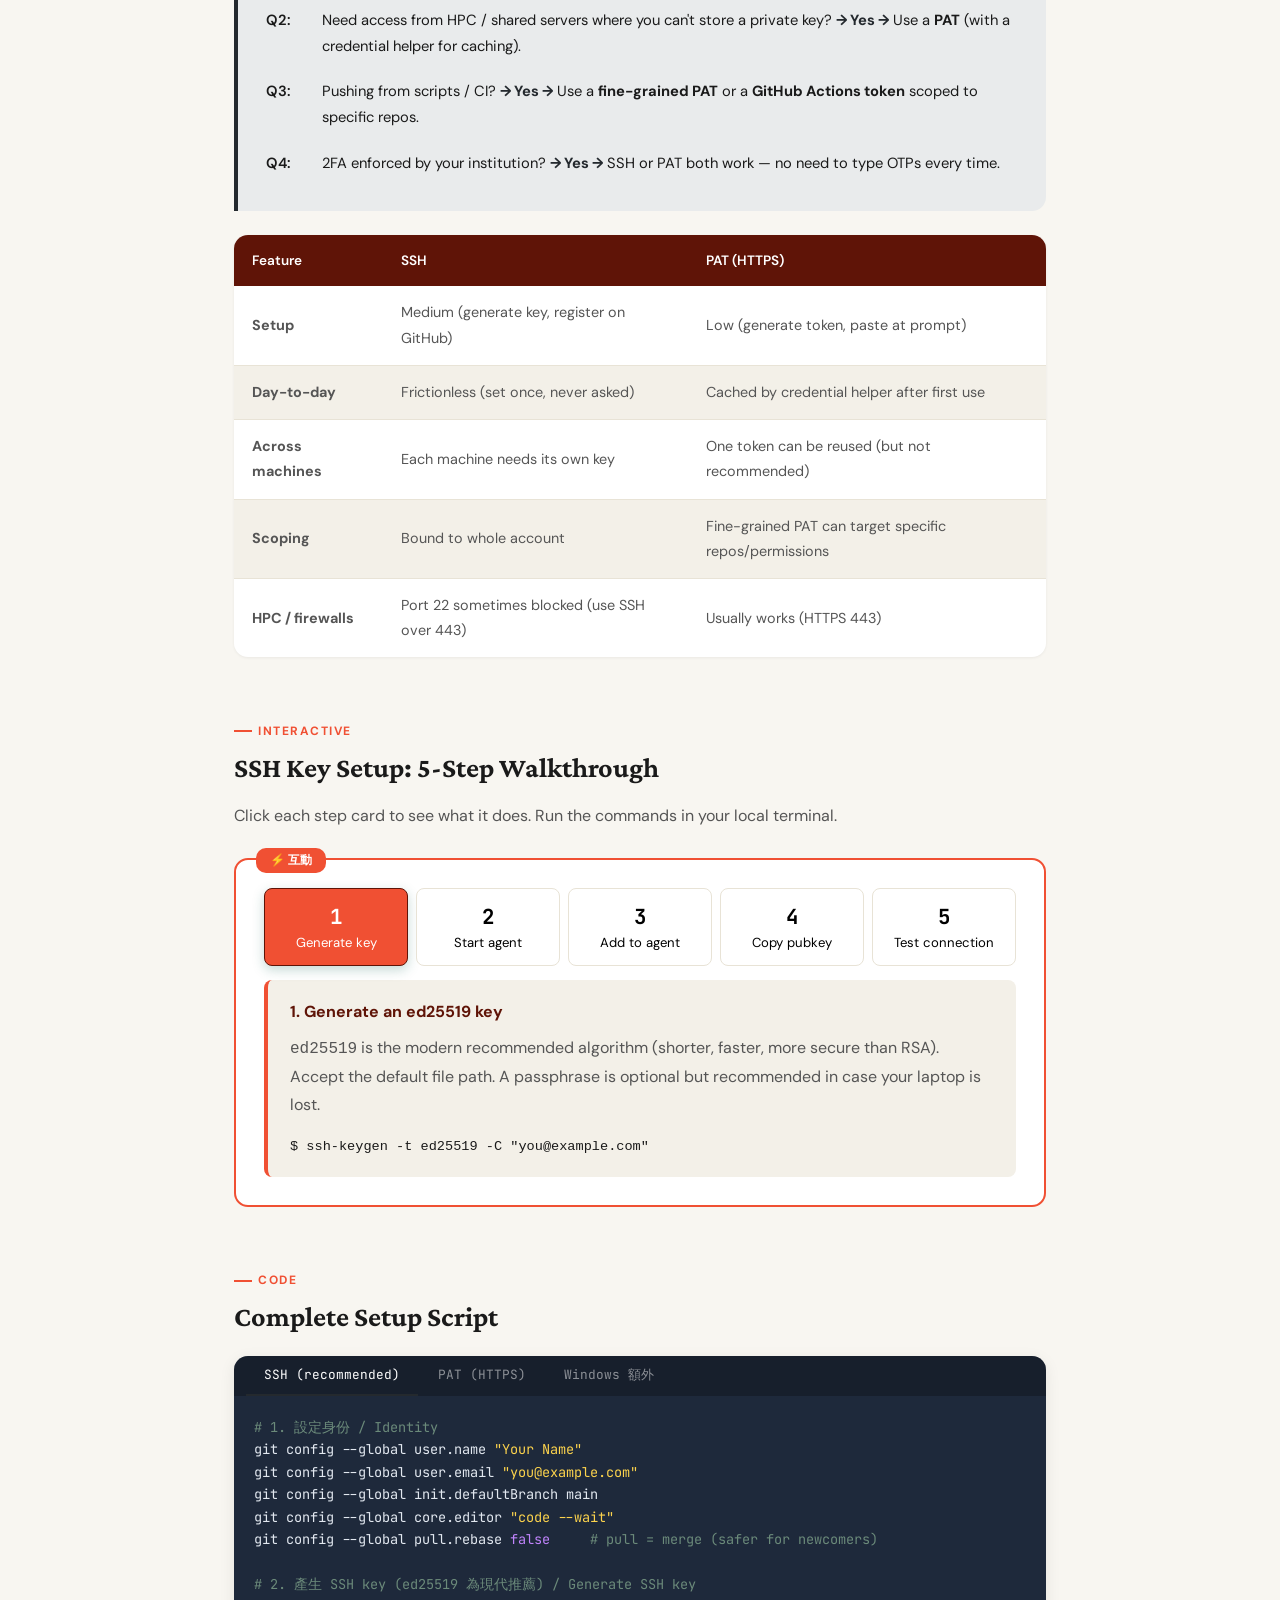
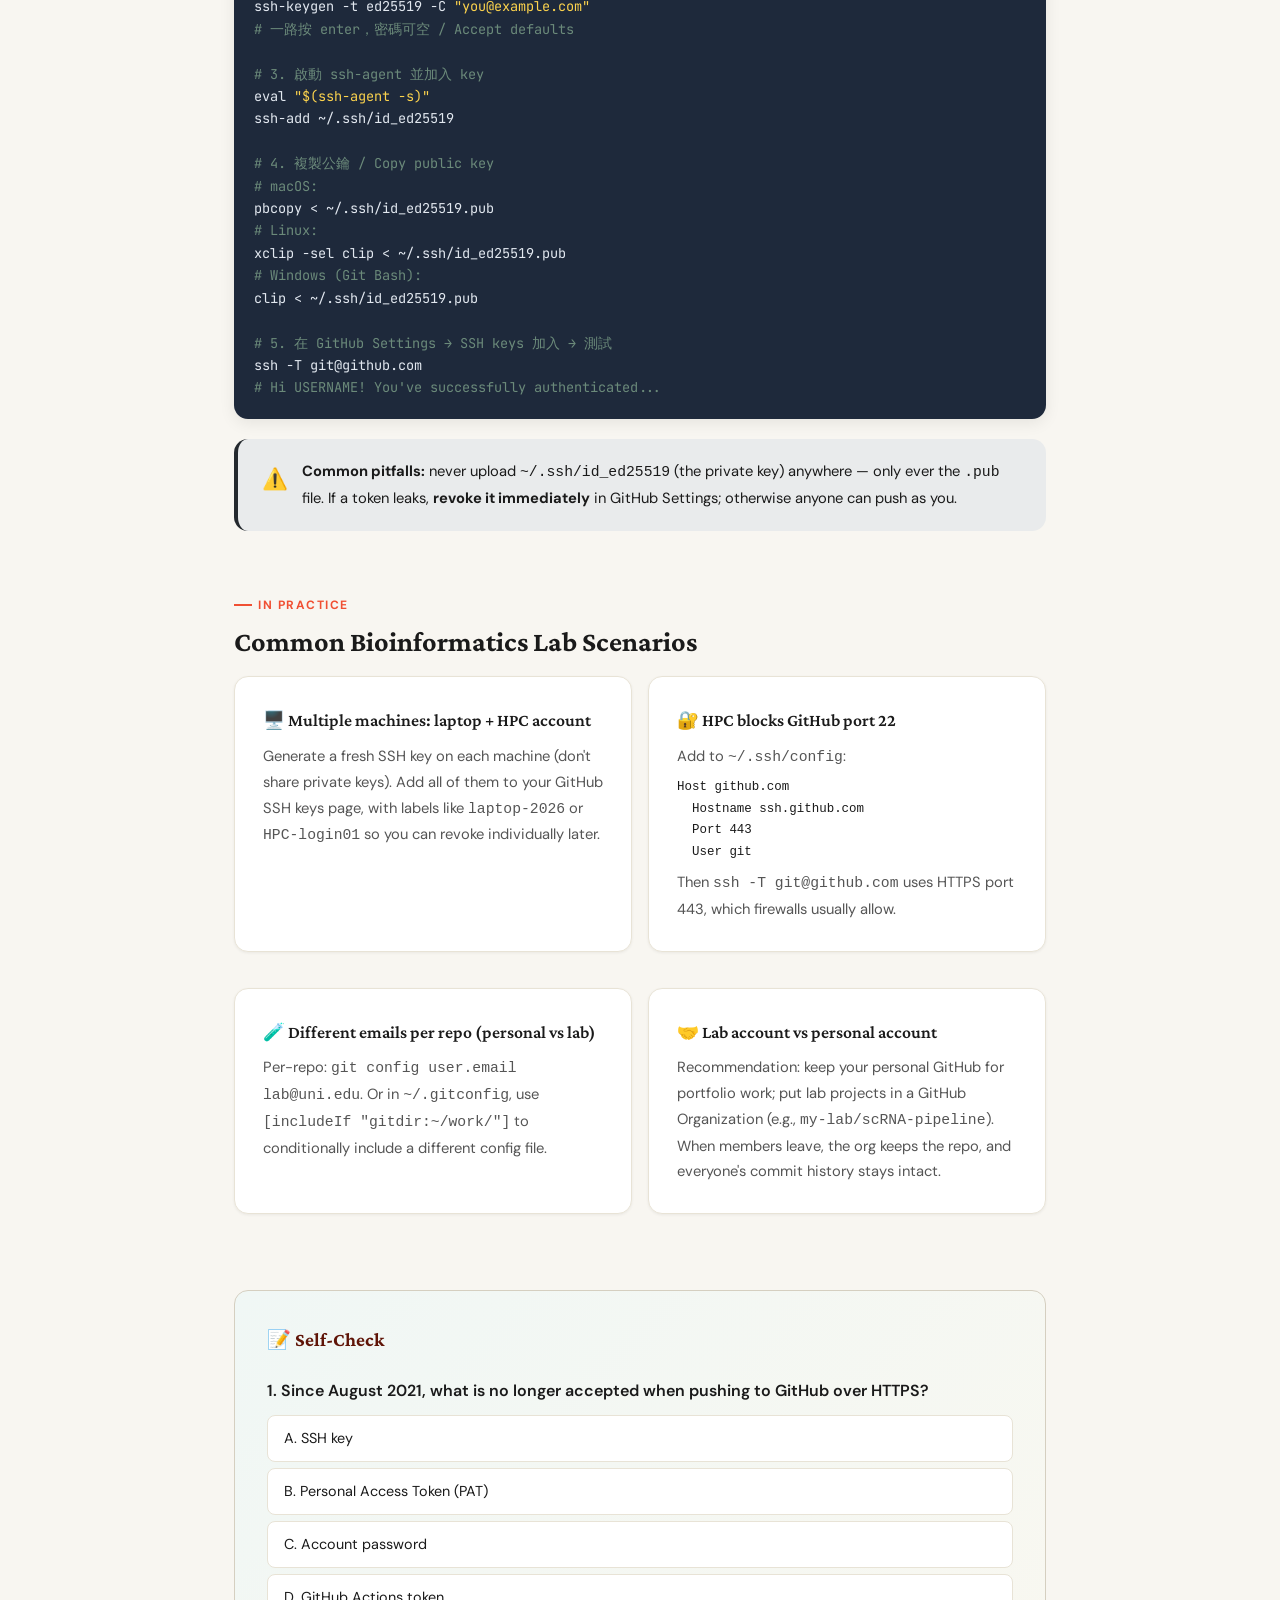
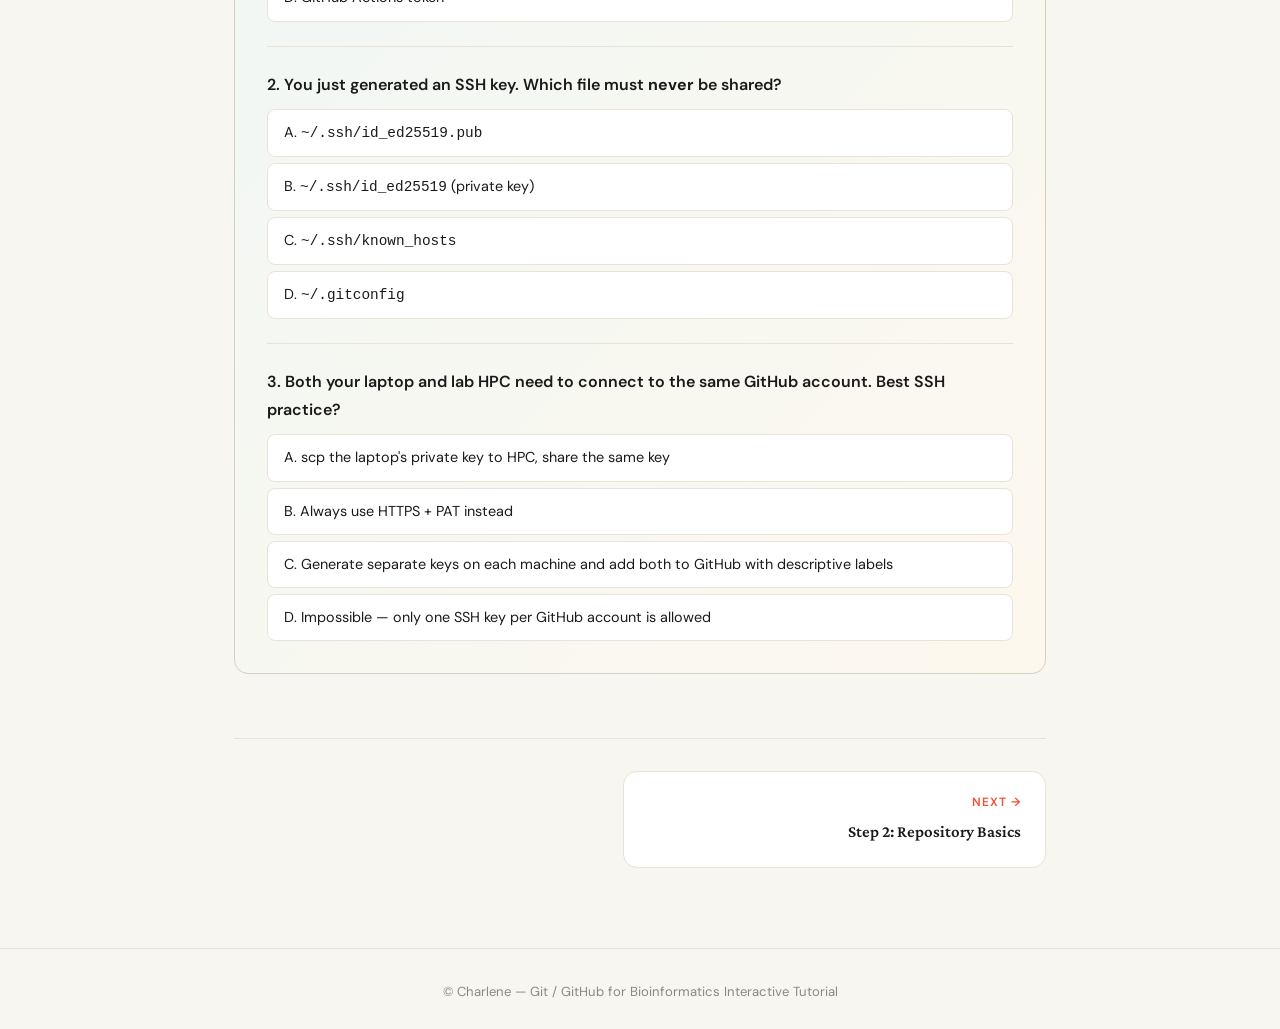
<file: setup.html>
<!DOCTYPE html><html lang="zh-Hant"><head><meta charset="UTF-8"><meta name="viewport" content="width=device-width,initial-scale=1.0">
<title>Step 1: Setup &amp; Config — Git Tutorial</title>
<link rel="stylesheet" href="styles.css">
</head><body>
<nav class="top-nav"><div class="top-nav-inner">
  <a href="index.html" class="top-nav-brand"><span>🌿</span> <span data-zh="Git / GitHub 教學" data-en="Git / GitHub Tutorial">Git / GitHub 教學</span></a>
  <ul class="top-nav-links">
    <li><a href="setup.html" class="active">Setup</a></li><li><a href="repo-basics.html">Repo</a></li><li><a href="inspecting.html">Inspect</a></li><li><a href="undoing.html">Undo</a></li><li><a href="branching.html">Branch</a></li><li><a href="merge-rebase.html">Merge</a></li><li><a href="remotes.html">Remote</a></li><li><a href="collaboration.html">PR</a></li><li><a href="gitignore-lfs.html">LFS</a></li><li><a href="workflows.html">Flow</a></li><li><a href="actions.html">Actions</a></li><li><a href="reproducibility.html">Repro</a></li>
    <li><a href="references/index.html" data-zh="📚 參考資料" data-en="📚 References">📚 參考資料</a></li>
  </ul>
</div></nav>
<div class="progress-bar-container"><div class="progress-bar" id="progressBar"></div></div>
<header class="page-hero"><div class="step-badge">STEP 1 / 9</div>
<h1 data-zh="安裝與設定 (Setup &amp; Config)" data-en="Setup &amp; Config">安裝與設定 (Setup &amp; Config)</h1>
<p class="subtitle" data-lang="zh">把 Git 裝好、把身份設好、再選對認證方式——之後三年都不用回頭重做這一步。</p>
<p class="subtitle" data-lang="en">Install Git, configure your identity, and pick the right auth method — do it once, and you won't have to revisit this step for three years.</p>
</header>
<main class="content-wrap">

<!-- ===== Section 1: Why ===== -->
<section class="section">
<div class="section-label" data-zh="概覽" data-en="OVERVIEW">概覽</div>
<h2 data-zh="為什麼要先做 Setup？" data-en="Why start with setup?">為什麼要先做 Setup？</h2>
<div data-lang="zh">
<p><strong>Git</strong> 是一個追蹤檔案變化的分散式版本控制系統；<strong>GitHub</strong> 則是把這些 repo 放上雲端、讓多人協作的平台。在開始任何分析專案之前，先做好三件事：(1) 確認本機有 Git；(2) 設定 commit 用的身分（姓名、email）；(3) 設好和 GitHub 之間的認證金鑰（SSH key 或 PAT）。</p>
<p><strong>為什麼重要？</strong>沒設身分，每次 commit 都會用機器預設值（常常是 <code>user@hostname</code>），論文發表後想引用 commit 時會很尷尬。沒設 SSH/PAT，每次 push 都要打密碼；2021 年 8 月後 GitHub 已停止接受密碼認證，必須使用 SSH 或 Personal Access Token (PAT)。</p>
</div>
<div data-lang="en">
<p><strong>Git</strong> is a distributed version-control system that tracks file history; <strong>GitHub</strong> is a cloud platform that hosts those repos for collaboration. Before any analysis project, do three things: (1) make sure Git is installed locally; (2) set your commit identity (name + email); (3) configure how you authenticate to GitHub (SSH key or PAT).</p>
<p><strong>Why this matters:</strong> with no identity, every commit uses the system default (often <code>user@hostname</code>), which is embarrassing when a paper cites your commits. With no SSH/PAT, you'll be prompted for a password every push — and since August 2021, GitHub no longer accepts passwords, so you <em>must</em> use SSH or a Personal Access Token (PAT).</p>
</div>
<div class="callout tip"><span class="callout-icon">💡</span><div>
<span data-lang="zh"><strong>核心原則：</strong>Git 設定一次走天涯。整體配置存在 <code>~/.gitconfig</code>（全域）；每個 repo 內也可以有 <code>.git/config</code> 覆寫設定（例如用實驗室 email 而不是個人 email）。</span>
<span data-lang="en"><strong>Core principle:</strong> Configure Git once, use forever. Global settings live in <code>~/.gitconfig</code>; each repo's <code>.git/config</code> can override them (e.g., use your lab email instead of your personal one).</span>
</div></div>
</section>

<!-- ===== Section 2: Install ===== -->
<section class="section">
<div class="section-label" data-zh="安裝" data-en="INSTALL">安裝</div>
<h2 data-zh="一、依平台安裝 Git" data-en="I. Install Git by Platform">一、依平台安裝 Git</h2>
<div class="card-grid cols-3">
<div class="card"><div class="card-icon">🪟</div><h4>Windows</h4>
<div data-lang="zh"><p>到 <a href="https://git-scm.com/download/win">git-scm.com</a> 下載 <strong>Git for Windows</strong>（含 Git Bash、MinTTY、Git GUI）。安裝時建議：<br>• Default editor: VS Code<br>• Line endings: Checkout Windows, commit Unix<br>• Use bundled OpenSSH。</p></div>
<div data-lang="en"><p>Download <strong>Git for Windows</strong> from <a href="https://git-scm.com/download/win">git-scm.com</a> (includes Git Bash, MinTTY, Git GUI). Recommended installer choices:<br>• Default editor: VS Code<br>• Line endings: Checkout Windows, commit Unix<br>• Use bundled OpenSSH.</p></div>
</div>
<div class="card"><div class="card-icon">🍎</div><h4>macOS</h4>
<div data-lang="zh"><p>三種方式：(1) <code>xcode-select --install</code>（系統內建）；(2) <code>brew install git</code>（最新版，推薦）；(3) <a href="https://git-scm.com/download/mac">官方 .dmg</a>。Apple Silicon 用 Homebrew 最新版較穩。</p></div>
<div data-lang="en"><p>Three options: (1) <code>xcode-select --install</code> (system bundled); (2) <code>brew install git</code> (latest version, recommended); (3) <a href="https://git-scm.com/download/mac">official .dmg</a>. On Apple Silicon, Homebrew's latest build is most reliable.</p></div>
</div>
<div class="card"><div class="card-icon">🐧</div><h4>Linux / WSL</h4>
<div data-lang="zh"><p>Ubuntu / Debian：<code>sudo apt install git</code><br>CentOS / RHEL：<code>sudo dnf install git</code><br>conda 環境：<code>conda install -c conda-forge git</code>（HPC 沒 root 時常用）。</p></div>
<div data-lang="en"><p>Ubuntu/Debian: <code>sudo apt install git</code><br>CentOS/RHEL: <code>sudo dnf install git</code><br>conda env: <code>conda install -c conda-forge git</code> (handy on HPC where you have no root).</p></div>
</div>
</div>
<pre style="margin-top:14px"><span class="comment"># 驗證安裝 / Verify install</span>
$ git --version
git version 2.45.0
</pre>
</section>

<!-- ===== Section 3: Identity ===== -->
<section class="section">
<div class="section-label" data-zh="設定身份" data-en="IDENTITY">設定身份</div>
<h2 data-zh="二、設定 commit 身份" data-en="II. Configure Your Commit Identity">二、設定 commit 身份</h2>
<div data-lang="zh">
<p>Git 把每次 commit 都標記為「誰、什麼時候、做了什麼」。<strong>姓名與 email 一定要設</strong>——email 還是 GitHub 對應作者頭像的關鍵。</p>
</div>
<div data-lang="en">
<p>Every Git commit is tagged with "who, when, what." <strong>You must set your name and email</strong> — the email is also how GitHub links commits to your profile avatar.</p>
</div>
<pre><span class="comment"># 全域設定（所有 repo 共用） / Global (applies to all repos)</span>
$ git config --global user.name <span class="str">"Charlene Yang"</span>
$ git config --global user.email <span class="str">"charlene@lab.edu"</span>

<span class="comment"># 在單一 repo 內覆寫（例如：用實驗室 email） / Override per-repo</span>
$ <span class="func">cd</span> ~/projects/my-paper
$ git config user.email <span class="str">"charlene@university.edu"</span>

<span class="comment"># 查看現有設定 / View current config</span>
$ git config --list --show-origin
$ git config user.email
</pre>
<div class="callout tip"><span class="callout-icon">🔒</span><div>
<span data-lang="zh"><strong>隱私小技巧：</strong>GitHub 提供 <code>noreply</code> email（在 <a href="https://github.com/settings/emails">設定頁</a> 找到 <code>1234567+username@users.noreply.github.com</code>），不想公開個人 email 時用它做 <code>user.email</code> 即可。</span>
<span data-lang="en"><strong>Privacy tip:</strong> GitHub offers a <code>noreply</code> email (find <code>1234567+username@users.noreply.github.com</code> in your <a href="https://github.com/settings/emails">email settings</a>). Use that as <code>user.email</code> if you don't want your personal email exposed in commits.</span>
</div></div>
</section>

<!-- ===== Section 4: Editor / Pager / Aliases ===== -->
<section class="section">
<div class="section-label" data-zh="體驗優化" data-en="QUALITY OF LIFE">體驗優化</div>
<h2 data-zh="三、編輯器、預設分支與 alias" data-en="III. Editor, Default Branch, and Aliases">三、編輯器、預設分支與 alias</h2>
<div class="card-grid cols-2">
<div class="card"><h4>🖋️ <span data-zh="預設編輯器" data-en="Default editor">預設編輯器</span></h4>
<pre style="margin:0"><span class="comment"># 用 VS Code / Use VS Code</span>
$ git config --global core.editor <span class="str">"code --wait"</span>

<span class="comment"># 用 nano（簡單） / Use nano</span>
$ git config --global core.editor nano</pre>
<p data-lang="zh" style="font-size:.85rem;color:var(--c-ink-light);margin-top:8px">寫 commit message 或 rebase 時會打開。預設是 <code>vi</code>，新手常被卡住。</p>
<p data-lang="en" style="font-size:.85rem;color:var(--c-ink-light);margin-top:8px">Used when writing commit messages or doing interactive rebases. Default is <code>vi</code>, which often traps newcomers.</p>
</div>
<div class="card"><h4>🌱 <span data-zh="預設分支名稱" data-en="Default branch name">預設分支名稱</span></h4>
<pre style="margin:0"><span class="comment"># 把預設分支改為 main / Set default branch to main</span>
$ git config --global init.defaultBranch main</pre>
<p data-lang="zh" style="font-size:.85rem;color:var(--c-ink-light);margin-top:8px">GitHub 自 2020 年起預設用 <code>main</code>。本機若還是 <code>master</code>，會跟雲端不一致。</p>
<p data-lang="en" style="font-size:.85rem;color:var(--c-ink-light);margin-top:8px">GitHub has used <code>main</code> by default since 2020. If your local default is still <code>master</code>, you'll diverge from cloud naming.</p>
</div>
</div>

<h4 style="margin-top:18px" data-zh="實用 alias 範例" data-en="Useful aliases">實用 alias 範例</h4>
<pre><span class="comment"># 把常用指令縮短 / Shorten common commands</span>
$ git config --global alias.st status
$ git config --global alias.co checkout
$ git config --global alias.br branch
$ git config --global alias.lg <span class="str">"log --oneline --graph --decorate --all"</span>
$ git config --global alias.last <span class="str">"log -1 HEAD"</span>

<span class="comment"># 之後就可以 / Now you can</span>
$ git st        <span class="comment"># = git status</span>
$ git lg        <span class="comment"># 漂亮的分支圖</span>
</pre>
</section>

<!-- ===== Section 5: Auth — SSH vs PAT ===== -->
<section class="section">
<div class="section-label" data-zh="認證" data-en="AUTHENTICATION">認證</div>
<h2 data-zh="四、GitHub 認證：SSH 還是 PAT？" data-en="IV. GitHub Auth: SSH or PAT?">四、GitHub 認證：SSH 還是 PAT？</h2>

<div class="decision-tree">
<h4>🌳 <span data-zh="認證方式決策流程" data-en="Auth method decision tree">認證方式決策流程</span></h4>
<div data-lang="zh">
<div class="dt-node"><span class="dt-q">Q1:</span><div>長期在同一台電腦工作？<span class="dt-arrow">→ 是 →</span> 用 <strong>SSH key</strong>（一勞永逸）。</div></div>
<div class="dt-node"><span class="dt-q">Q2:</span><div>需要從 HPC / 共用伺服器存取，但不能放私鑰？<span class="dt-arrow">→ 是 →</span> 用 <strong>PAT</strong>（搭配 credential helper 暫存）。</div></div>
<div class="dt-node"><span class="dt-q">Q3:</span><div>要在腳本 / CI 中自動 push？<span class="dt-arrow">→ 是 →</span> 用 <strong>Fine-grained PAT</strong> 或 <strong>GitHub Actions token</strong>，限制範圍與 repo。</div></div>
<div class="dt-node"><span class="dt-q">Q4:</span><div>機構強制兩階段驗證？<span class="dt-arrow">→ 是 →</span> SSH 或 PAT 都需要——但仍能順利使用，不需要每次輸入 OTP。</div></div>
</div>
<div data-lang="en">
<div class="dt-node"><span class="dt-q">Q1:</span><div>Working long-term on the same machine? <span class="dt-arrow">→ Yes →</span> Use an <strong>SSH key</strong> (one-time setup).</div></div>
<div class="dt-node"><span class="dt-q">Q2:</span><div>Need access from HPC / shared servers where you can't store a private key? <span class="dt-arrow">→ Yes →</span> Use a <strong>PAT</strong> (with a credential helper for caching).</div></div>
<div class="dt-node"><span class="dt-q">Q3:</span><div>Pushing from scripts / CI? <span class="dt-arrow">→ Yes →</span> Use a <strong>fine-grained PAT</strong> or a <strong>GitHub Actions token</strong> scoped to specific repos.</div></div>
<div class="dt-node"><span class="dt-q">Q4:</span><div>2FA enforced by your institution? <span class="dt-arrow">→ Yes →</span> SSH or PAT both work — no need to type OTPs every time.</div></div>
</div>
</div>

<table class="comp-table">
<thead><tr>
<th data-zh="特性" data-en="Feature">特性</th>
<th>SSH</th>
<th>PAT (HTTPS)</th>
</tr></thead>
<tbody>
<tr><td data-zh="設定難度"><strong data-zh="設定" data-en="Setup">設定</strong></td><td data-lang="zh">中（產 key、加到 GitHub）</td><td data-lang="zh">低（產 token、貼到 prompt）</td><td data-lang="en">Medium (generate key, register on GitHub)</td><td data-lang="en">Low (generate token, paste at prompt)</td></tr>
<tr><td><strong data-zh="日常使用" data-en="Day-to-day">日常使用</strong></td><td data-lang="zh">無感（一次設定，永遠不問）</td><td data-lang="zh">第一次後由 credential helper 快取</td><td data-lang="en">Frictionless (set once, never asked)</td><td data-lang="en">Cached by credential helper after first use</td></tr>
<tr><td><strong data-zh="跨機器" data-en="Across machines">跨機器</strong></td><td data-lang="zh">每台機器要產自己的 key</td><td data-lang="zh">同一個 token 可以用多台機器（但不建議）</td><td data-lang="en">Each machine needs its own key</td><td data-lang="en">One token can be reused (but not recommended)</td></tr>
<tr><td><strong data-zh="範圍控制" data-en="Scoping">範圍控制</strong></td><td data-lang="zh">綁定整個帳號</td><td data-lang="zh">Fine-grained PAT 可指定 repo / 權限</td><td data-lang="en">Bound to whole account</td><td data-lang="en">Fine-grained PAT can target specific repos/permissions</td></tr>
<tr><td><strong data-zh="HPC / 防火牆" data-en="HPC / firewalls">HPC / 防火牆</strong></td><td data-lang="zh">有時 port 22 被擋（用 port 443 SSH 解）</td><td data-lang="zh">幾乎都通（HTTPS 443）</td><td data-lang="en">Port 22 sometimes blocked (use SSH over 443)</td><td data-lang="en">Usually works (HTTPS 443)</td></tr>
</tbody></table>
</section>

<!-- ===== Section 6: SSH Setup Interactive ===== -->
<section class="section">
<div class="section-label" data-zh="互動模擬" data-en="INTERACTIVE">互動模擬</div>
<h2 data-zh="SSH key 設定 5 步流程" data-en="SSH Key Setup: 5-Step Walkthrough">SSH key 設定 5 步流程</h2>
<div data-lang="zh"><p>點下方步驟卡片，看每一步在做什麼。實際操作時請在你的本機 terminal 執行。</p></div>
<div data-lang="en"><p>Click each step card to see what it does. Run the commands in your local terminal.</p></div>

<div id="sshSteps" class="interactive-panel">
  <div class="ssh-step-grid">
    <button class="ssh-step active" data-step="1"><div class="ss-num">1</div><div class="ss-title" data-zh="產生 key" data-en="Generate key">產生 key</div></button>
    <button class="ssh-step" data-step="2"><div class="ss-num">2</div><div class="ss-title" data-zh="啟動 agent" data-en="Start agent">啟動 agent</div></button>
    <button class="ssh-step" data-step="3"><div class="ss-num">3</div><div class="ss-title" data-zh="加入 agent" data-en="Add to agent">加入 agent</div></button>
    <button class="ssh-step" data-step="4"><div class="ss-num">4</div><div class="ss-title" data-zh="複製公鑰" data-en="Copy pubkey">複製公鑰</div></button>
    <button class="ssh-step" data-step="5"><div class="ss-num">5</div><div class="ss-title" data-zh="測試連線" data-en="Test connection">測試連線</div></button>
  </div>
  <div id="sshDetail" class="ssh-detail"></div>
</div>
</section>

<!-- ===== Section 7: Code ===== -->
<section class="section">
<div class="section-label" data-zh="完整程式碼" data-en="CODE">完整程式碼</div>
<h2 data-zh="完整設定範例" data-en="Complete Setup Script">完整設定範例</h2>
<div class="code-tabs"><div class="code-tab-btns">
  <button class="code-tab-btn active" onclick="switchTab(this,'ssh')">SSH (recommended)</button>
  <button class="code-tab-btn" onclick="switchTab(this,'pat')">PAT (HTTPS)</button>
  <button class="code-tab-btn" onclick="switchTab(this,'win')">Windows 額外</button>
</div>
<div class="code-tab-content active" id="ssh"><pre><span class="comment"># 1. 設定身份 / Identity</span>
git config --global user.name <span class="str">"Your Name"</span>
git config --global user.email <span class="str">"you@example.com"</span>
git config --global init.defaultBranch main
git config --global core.editor <span class="str">"code --wait"</span>
git config --global pull.rebase <span class="kw">false</span>     <span class="comment"># pull = merge (safer for newcomers)</span>

<span class="comment"># 2. 產生 SSH key (ed25519 為現代推薦) / Generate SSH key</span>
ssh-keygen -t ed25519 -C <span class="str">"you@example.com"</span>
<span class="comment"># 一路按 enter，密碼可空 / Accept defaults</span>

<span class="comment"># 3. 啟動 ssh-agent 並加入 key</span>
eval <span class="str">"$(ssh-agent -s)"</span>
ssh-add ~/.ssh/id_ed25519

<span class="comment"># 4. 複製公鑰 / Copy public key</span>
<span class="comment"># macOS:</span>
pbcopy &lt; ~/.ssh/id_ed25519.pub
<span class="comment"># Linux:</span>
xclip -sel clip &lt; ~/.ssh/id_ed25519.pub
<span class="comment"># Windows (Git Bash):</span>
clip &lt; ~/.ssh/id_ed25519.pub

<span class="comment"># 5. 在 GitHub Settings → SSH keys 加入 → 測試</span>
ssh -T git@github.com
<span class="comment"># Hi USERNAME! You've successfully authenticated...</span></pre></div>

<div class="code-tab-content" id="pat"><pre><span class="comment"># 1. 設定身份（同上）/ Identity (same as SSH)</span>
git config --global user.name <span class="str">"Your Name"</span>
git config --global user.email <span class="str">"you@example.com"</span>

<span class="comment"># 2. 啟用 credential helper（讓 PAT 不用每次輸入）</span>
<span class="comment">#    macOS:</span>
git config --global credential.helper osxkeychain
<span class="comment">#    Windows:</span>
git config --global credential.helper manager
<span class="comment">#    Linux:</span>
git config --global credential.helper <span class="str">"cache --timeout=86400"</span>

<span class="comment"># 3. 到 GitHub Settings → Developer settings → Personal access tokens → </span>
<span class="comment">#    Fine-grained tokens → 點 Generate new token</span>
<span class="comment">#    勾選需要的 scopes: repo, workflow ...</span>

<span class="comment"># 4. 第一次 push 時，使用者名輸入 GitHub 帳號，密碼貼上 PAT</span>
git push origin main
<span class="comment"># Username: charlene717</span>
<span class="comment"># Password: ghp_xxxxxxxxxxxxxxxxxxxx</span>
<span class="comment"># （helper 會記住，下次不問）</span></pre></div>

<div class="code-tab-content" id="win"><pre><span class="comment"># Windows 特有設定 / Windows-specific config</span>

<span class="comment"># 換行符號（避免 Linux/Windows 混亂）</span>
git config --global core.autocrlf <span class="kw">true</span>

<span class="comment"># 大小寫敏感（Windows 預設不敏感，跨平台時建議開）</span>
git config --global core.ignorecase <span class="kw">false</span>

<span class="comment"># 用 OpenSSH（內建在 Win 10+） / Use bundled OpenSSH</span>
git config --global core.sshCommand <span class="str">"C:/Windows/System32/OpenSSH/ssh.exe"</span>

<span class="comment"># 中文檔名顯示正常 / Display Chinese filenames</span>
git config --global core.quotepath <span class="kw">false</span></pre></div>
</div>

<div class="callout warn"><span class="callout-icon">⚠️</span><div>
<span data-lang="zh"><strong>常見地雷：</strong>不要把 <code>~/.ssh/id_ed25519</code>（私鑰）上傳到任何地方；只能上傳 <code>~/.ssh/id_ed25519.pub</code>（公鑰）。Token 一旦外洩，<strong>立刻去 GitHub Settings 撤銷</strong>，否則任何人都能假冒你 push。</span>
<span data-lang="en"><strong>Common pitfalls:</strong> never upload <code>~/.ssh/id_ed25519</code> (the private key) anywhere — only ever the <code>.pub</code> file. If a token leaks, <strong>revoke it immediately</strong> in GitHub Settings; otherwise anyone can push as you.</span>
</div></div>
</section>

<!-- ===== Section 8: Bioinformatics callout ===== -->
<section class="section">
<div class="section-label" data-zh="生資現場" data-en="IN PRACTICE">生資現場</div>
<h2 data-zh="生物資訊實驗室常見場景" data-en="Common Bioinformatics Lab Scenarios">生物資訊實驗室常見場景</h2>
<div class="card-grid cols-2">
<div class="card"><h4>🖥️ <span data-zh="多台機器：個人 NB + HPC 帳號" data-en="Multiple machines: laptop + HPC account">多台機器：個人 NB + HPC 帳號</span></h4>
<div data-lang="zh"><p>每台機器都產自己的 SSH key（不要共享私鑰），全部加進 GitHub 帳號的 SSH keys 頁面。Label 加機器名稱（如 <code>laptop-2026</code>, <code>HPC-login01</code>），日後撤銷比較方便。</p></div>
<div data-lang="en"><p>Generate a fresh SSH key on each machine (don't share private keys). Add all of them to your GitHub SSH keys page, with labels like <code>laptop-2026</code> or <code>HPC-login01</code> so you can revoke individually later.</p></div>
</div>
<div class="card"><h4>🔐 <span data-zh="HPC 沒法外連 GitHub port 22" data-en="HPC blocks GitHub port 22">HPC 沒法外連 GitHub port 22</span></h4>
<div data-lang="zh"><p>在 <code>~/.ssh/config</code> 加入：</p>
<pre style="font-size:.78rem;margin:6px 0">Host github.com
  Hostname ssh.github.com
  Port 443
  User git</pre>
<p>之後 <code>ssh -T git@github.com</code> 就會走 HTTPS port，多數 firewall 都放行。</p></div>
<div data-lang="en"><p>Add to <code>~/.ssh/config</code>:</p>
<pre style="font-size:.78rem;margin:6px 0">Host github.com
  Hostname ssh.github.com
  Port 443
  User git</pre>
<p>Then <code>ssh -T git@github.com</code> uses HTTPS port 443, which firewalls usually allow.</p></div>
</div>
<div class="card"><h4>🧪 <span data-zh="不同 repo 用不同 email（個人 vs 實驗室）" data-en="Different emails per repo (personal vs lab)">不同 repo 用不同 email</span></h4>
<div data-lang="zh"><p>在每個 repo 內：<code>git config user.email lab@uni.edu</code>。或在 <code>~/.gitconfig</code> 用 <code>[includeIf "gitdir:~/work/"]</code> 條件式 include 不同設定檔。</p></div>
<div data-lang="en"><p>Per-repo: <code>git config user.email lab@uni.edu</code>. Or in <code>~/.gitconfig</code>, use <code>[includeIf "gitdir:~/work/"]</code> to conditionally include a different config file.</p></div>
</div>
<div class="card"><h4>🤝 <span data-zh="實驗室帳號 vs 個人帳號" data-en="Lab account vs personal account">實驗室帳號 vs 個人帳號</span></h4>
<div data-lang="zh"><p>建議：個人 GitHub 留 portfolio；實驗室專案放到 lab organization（如 <code>my-lab/scRNA-pipeline</code>）。離職後 organization 仍保留 repo，所有人 commit 歷史完整。</p></div>
<div data-lang="en"><p>Recommendation: keep your personal GitHub for portfolio work; put lab projects in a GitHub Organization (e.g., <code>my-lab/scRNA-pipeline</code>). When members leave, the org keeps the repo, and everyone's commit history stays intact.</p></div>
</div>
</div>
</section>

<!-- ===== Section 9: Quiz ===== -->
<section class="quiz-section">
<h3>📝 <span data-zh="自我檢測" data-en="Self-Check">自我檢測</span></h3>
<div class="quiz-q" data-answer="2">
<p data-lang="zh">1. 從 2021 年 8 月起，從本機 push 到 GitHub 時，HTTPS 連線不能再使用什麼？</p>
<p data-lang="en">1. Since August 2021, what is no longer accepted when pushing to GitHub over HTTPS?</p>
<div class="quiz-options">
<div class="quiz-opt" data-idx="0"><span data-lang="zh">A. SSH key</span><span data-lang="en">A. SSH key</span></div>
<div class="quiz-opt" data-idx="1"><span data-lang="zh">B. Personal Access Token (PAT)</span><span data-lang="en">B. Personal Access Token (PAT)</span></div>
<div class="quiz-opt" data-idx="2"><span data-lang="zh">C. 帳號密碼（password）</span><span data-lang="en">C. Account password</span></div>
<div class="quiz-opt" data-idx="3"><span data-lang="zh">D. GitHub Actions token</span><span data-lang="en">D. GitHub Actions token</span></div>
</div><div class="quiz-feedback" id="fb1"></div></div>

<div class="quiz-q" data-answer="1">
<p data-lang="zh">2. 你剛產生 SSH key，下列哪一個檔案<strong>絕對不能</strong>外傳？</p>
<p data-lang="en">2. You just generated an SSH key. Which file must <strong>never</strong> be shared?</p>
<div class="quiz-options">
<div class="quiz-opt" data-idx="0"><span data-lang="zh">A. <code>~/.ssh/id_ed25519.pub</code></span><span data-lang="en">A. <code>~/.ssh/id_ed25519.pub</code></span></div>
<div class="quiz-opt" data-idx="1"><span data-lang="zh">B. <code>~/.ssh/id_ed25519</code>（私鑰）</span><span data-lang="en">B. <code>~/.ssh/id_ed25519</code> (private key)</span></div>
<div class="quiz-opt" data-idx="2"><span data-lang="zh">C. <code>~/.ssh/known_hosts</code></span><span data-lang="en">C. <code>~/.ssh/known_hosts</code></span></div>
<div class="quiz-opt" data-idx="3"><span data-lang="zh">D. <code>~/.gitconfig</code></span><span data-lang="en">D. <code>~/.gitconfig</code></span></div>
</div><div class="quiz-feedback" id="fb2"></div></div>

<div class="quiz-q" data-answer="2">
<p data-lang="zh">3. 你的個人 NB 和實驗室 HPC 都要連到同一個 GitHub 帳號，最好的 SSH 設定方式是？</p>
<p data-lang="en">3. Both your laptop and lab HPC need to connect to the same GitHub account. Best SSH practice?</p>
<div class="quiz-options">
<div class="quiz-opt" data-idx="0"><span data-lang="zh">A. 把 NB 的私鑰 scp 到 HPC，共用同一把 key</span><span data-lang="en">A. scp the laptop's private key to HPC, share the same key</span></div>
<div class="quiz-opt" data-idx="1"><span data-lang="zh">B. 每次都改用 HTTPS + PAT</span><span data-lang="en">B. Always use HTTPS + PAT instead</span></div>
<div class="quiz-opt" data-idx="2"><span data-lang="zh">C. 兩台各自產 key，全都加到 GitHub SSH keys 頁面、用 label 區分</span><span data-lang="en">C. Generate separate keys on each machine and add both to GitHub with descriptive labels</span></div>
<div class="quiz-opt" data-idx="3"><span data-lang="zh">D. 不可能，GitHub 一個帳號只能配一把 SSH key</span><span data-lang="en">D. Impossible — only one SSH key per GitHub account is allowed</span></div>
</div><div class="quiz-feedback" id="fb3"></div></div>
</section>

<nav class="page-nav"><div class="placeholder"></div>
<a href="repo-basics.html"><span class="nav-dir" data-zh="下一步 →" data-en="Next →">下一步 →</span><span class="nav-title" data-zh="Step 2: 儲存庫基礎 (Repository Basics)" data-en="Step 2: Repository Basics">Step 2: 儲存庫基礎 (Repository Basics)</span></a>
</nav>
</main>
<footer class="site-footer">© Charlene — Git / GitHub for Bioinformatics Interactive Tutorial</footer>
<script src="i18n.js"></script>
<style>
.ssh-step-grid{display:grid;grid-template-columns:repeat(5,1fr);gap:8px;margin-bottom:14px}
.ssh-step{background:var(--c-surface);border:1px solid var(--c-border-light);border-radius:var(--radius);padding:14px 8px;cursor:pointer;transition:var(--transition);font-family:inherit;text-align:center}
.ssh-step:hover{border-color:var(--c-accent);transform:translateY(-2px)}
.ssh-step.active{background:var(--c-accent);color:#fff;border-color:var(--c-accent-dark);box-shadow:0 4px 12px rgba(26,107,90,.25)}
.ssh-step .ss-num{font-family:var(--font-mono);font-size:1.3rem;font-weight:700;margin-bottom:4px}
.ssh-step .ss-title{font-size:.82rem}
.ssh-detail{background:var(--c-surface-alt);border-radius:var(--radius);padding:18px 22px;border-left:4px solid var(--c-accent);min-height:160px}
.ssh-detail h4{margin:0 0 8px;color:var(--c-accent-dark)}
.ssh-detail pre{margin:8px 0 0;font-size:.85rem}
@media(max-width:680px){.ssh-step-grid{grid-template-columns:repeat(3,1fr)}}
</style>
<script>
window.addEventListener('scroll',()=>{const h=document.documentElement;document.getElementById('progressBar').style.width=(h.scrollTop/(h.scrollHeight-h.clientHeight))*100+'%';});
function switchTab(b,id){const p=b.closest('.code-tabs');p.querySelectorAll('.code-tab-btn').forEach(x=>x.classList.remove('active'));p.querySelectorAll('.code-tab-content').forEach(x=>x.classList.remove('active'));b.classList.add('active');document.getElementById(id).classList.add('active');}

// SSH walkthrough
const SSH_STEPS={
  zh:[
    {t:'1. 產生 ed25519 key',d:'<p><code>ed25519</code> 是現代推薦演算法（比 RSA 更短、更快、更安全）。指令會問你想存到哪——一路按 Enter 接受預設即可。passphrase 可空白，但建議設一個以防電腦遺失。</p><pre>$ ssh-keygen -t ed25519 -C "you@example.com"</pre>'},
    {t:'2. 啟動 ssh-agent',d:'<p>agent 是背景程式，幫你保管 key passphrase。不啟動 agent 的話，每次 push 都要輸入。</p><pre>$ eval "$(ssh-agent -s)"\nAgent pid 12345</pre>'},
    {t:'3. 把 key 加入 agent',d:'<p>把剛產生的私鑰交給 agent 管理。之後本機應用程式（Git, VS Code）會自動用它認證。</p><pre>$ ssh-add ~/.ssh/id_ed25519</pre>'},
    {t:'4. 複製公鑰到 GitHub',d:'<p>到 GitHub <strong>Settings → SSH and GPG keys → New SSH key</strong>，貼上 <code>id_ed25519.pub</code> 內容。Title 寫機器名稱（<code>my-laptop-2026</code>）方便日後管理。</p><pre># macOS\n$ pbcopy &lt; ~/.ssh/id_ed25519.pub\n# Linux\n$ xclip -sel clip &lt; ~/.ssh/id_ed25519.pub\n# Windows Git Bash\n$ clip &lt; ~/.ssh/id_ed25519.pub</pre>'},
    {t:'5. 測試連線',d:'<p>看到 "Hi <em>username</em>!" 就成功了。若被警告 unknown host，輸入 <code>yes</code> 把 GitHub 加入 known_hosts。</p><pre>$ ssh -T git@github.com\nHi charlene717! You\'ve successfully authenticated, but GitHub does not provide shell access.</pre>'}
  ],
  en:[
    {t:'1. Generate an ed25519 key',d:'<p><code>ed25519</code> is the modern recommended algorithm (shorter, faster, more secure than RSA). Accept the default file path. A passphrase is optional but recommended in case your laptop is lost.</p><pre>$ ssh-keygen -t ed25519 -C "you@example.com"</pre>'},
    {t:'2. Start ssh-agent',d:'<p>The agent is a background process that holds your decrypted key. Without it, you\'d be asked for your passphrase on every push.</p><pre>$ eval "$(ssh-agent -s)"\nAgent pid 12345</pre>'},
    {t:'3. Add key to agent',d:'<p>Hand the private key to the agent. Your local apps (Git, VS Code) will then auto-authenticate.</p><pre>$ ssh-add ~/.ssh/id_ed25519</pre>'},
    {t:'4. Copy pubkey to GitHub',d:'<p>Go to <strong>Settings → SSH and GPG keys → New SSH key</strong> on GitHub and paste the contents of <code>id_ed25519.pub</code>. Title it with the machine name (e.g., <code>my-laptop-2026</code>) so you can revoke per device later.</p><pre># macOS\n$ pbcopy &lt; ~/.ssh/id_ed25519.pub\n# Linux\n$ xclip -sel clip &lt; ~/.ssh/id_ed25519.pub\n# Windows Git Bash\n$ clip &lt; ~/.ssh/id_ed25519.pub</pre>'},
    {t:'5. Test the connection',d:'<p>Seeing "Hi <em>username</em>!" means success. If warned about an unknown host, type <code>yes</code> to add GitHub to known_hosts.</p><pre>$ ssh -T git@github.com\nHi charlene717! You\'ve successfully authenticated, but GitHub does not provide shell access.</pre>'}
  ]
};
function renderSSH(){const L=I18n.get();const idx=document.querySelector('.ssh-step.active').dataset.step-1;const s=SSH_STEPS[L][idx];document.getElementById('sshDetail').innerHTML='<h4>'+s.t+'</h4>'+s.d;}
document.querySelectorAll('.ssh-step').forEach(b=>b.addEventListener('click',()=>{document.querySelectorAll('.ssh-step').forEach(x=>x.classList.remove('active'));b.classList.add('active');renderSSH();}));
document.addEventListener('langchange',renderSSH);
document.addEventListener('DOMContentLoaded',()=>setTimeout(renderSSH,80));

// Quiz
const QF={zh:{q1_y:'2021/8/13 起 GitHub 全面停止 password 認證，必須改用 PAT 或 SSH。',q1_n:'正確答案已標示。',q2_y:'私鑰絕對不能外流——洩漏等於把帳號交出去。',q2_n:'正確答案已標示。',q3_y:'每台機器各自一把 key 才是最佳實踐——遺失某台時只撤銷對應的 key 即可。',q3_n:'正確答案已標示。'},en:{q1_y:'GitHub stopped accepting passwords for Git operations on Aug 13, 2021 — use PAT or SSH instead.',q1_n:'Correct answer is highlighted.',q2_y:'Never share the private key — a leak is equivalent to handing over your account.',q2_n:'Correct answer is highlighted.',q3_y:'Per-machine keys are best practice — losing one device only requires revoking that key.',q3_n:'Correct answer is highlighted.'}};
document.querySelectorAll('.quiz-q').forEach((q,qi)=>{const ans=+q.dataset.answer;q.querySelectorAll('.quiz-opt').forEach(o=>{o.addEventListener('click',()=>{if(q.classList.contains('answered'))return;q.classList.add('answered');const fb=document.getElementById('fb'+(qi+1));const ok=+o.dataset.idx===ans;o.classList.add(ok?'correct':'wrong');if(!ok)q.querySelectorAll('.quiz-opt')[ans].classList.add('correct');const L=I18n.get();fb.className='quiz-feedback show '+(ok?'correct-fb':'wrong-fb');fb.textContent=(ok?'✅ ':'❌ ')+(QF[L]['q'+(qi+1)+'_'+(ok?'y':'n')]||'');});});});
</script>
</body></html>
</file>
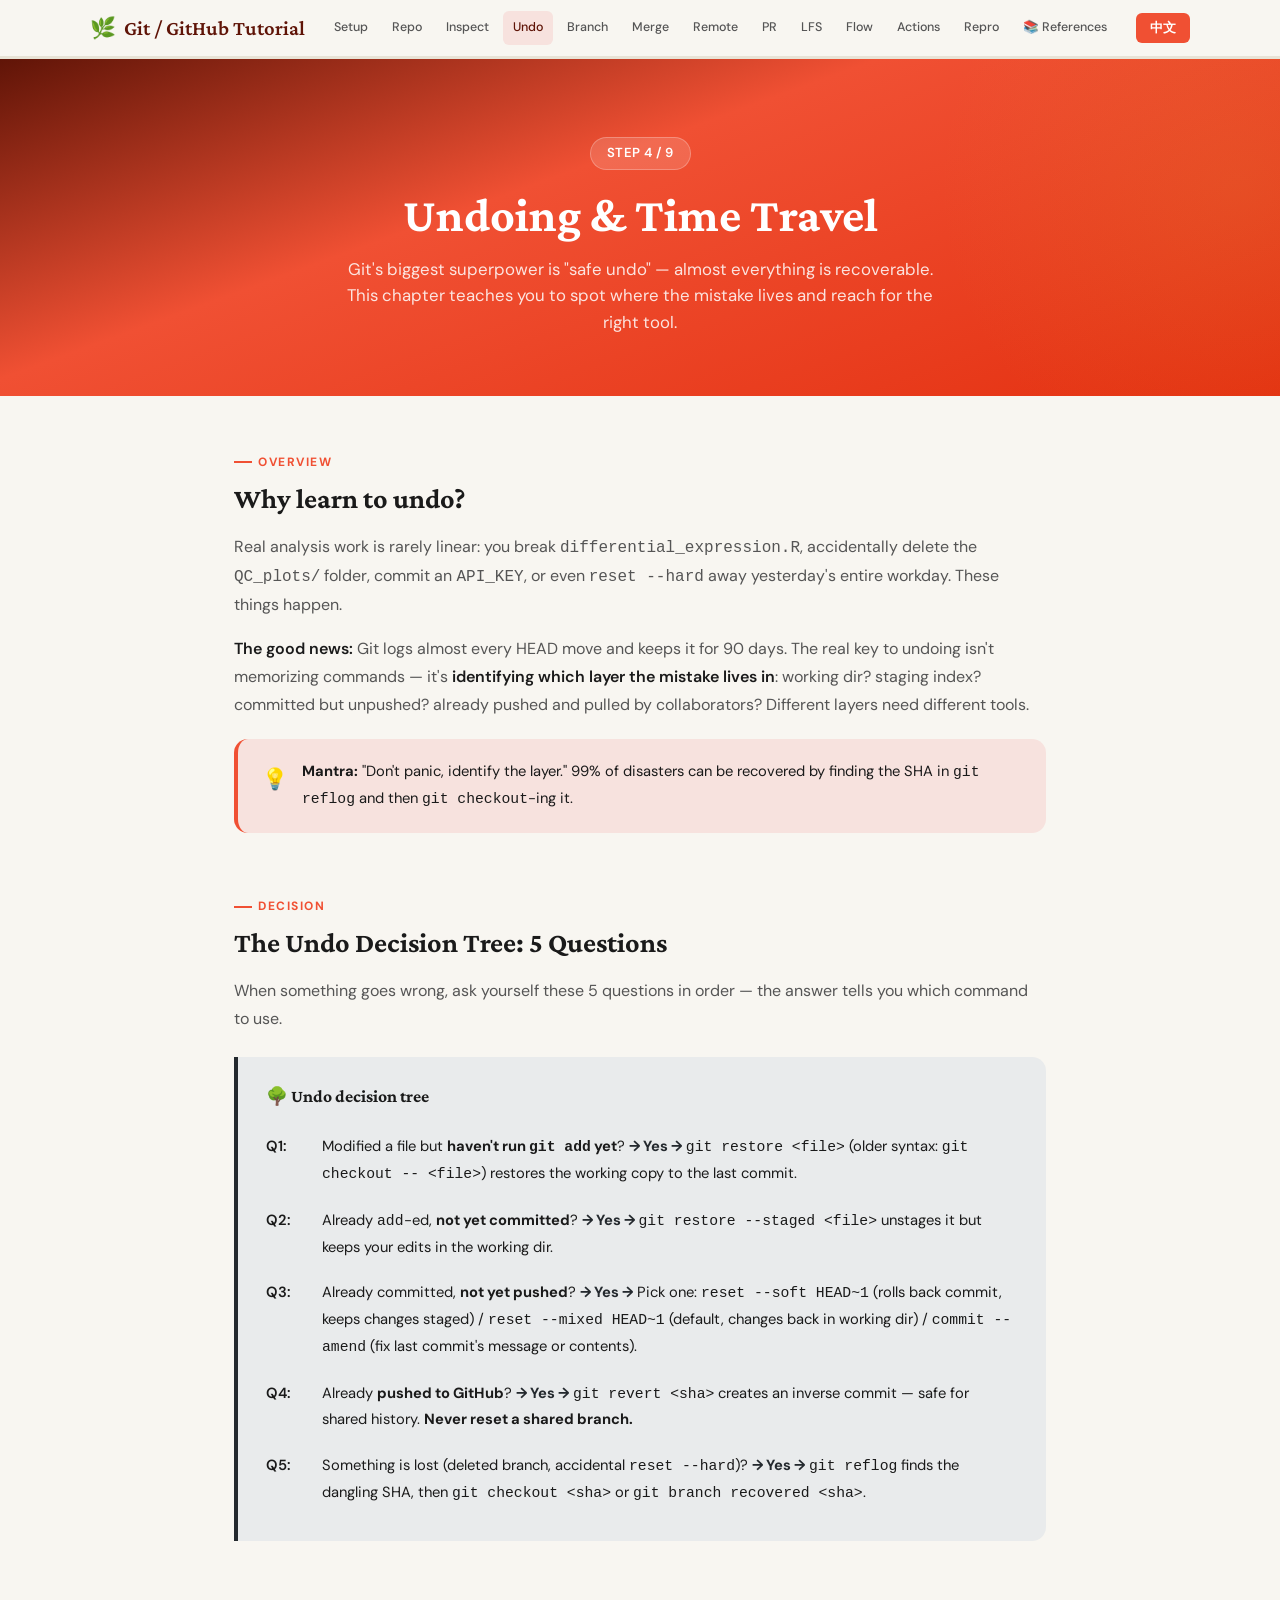
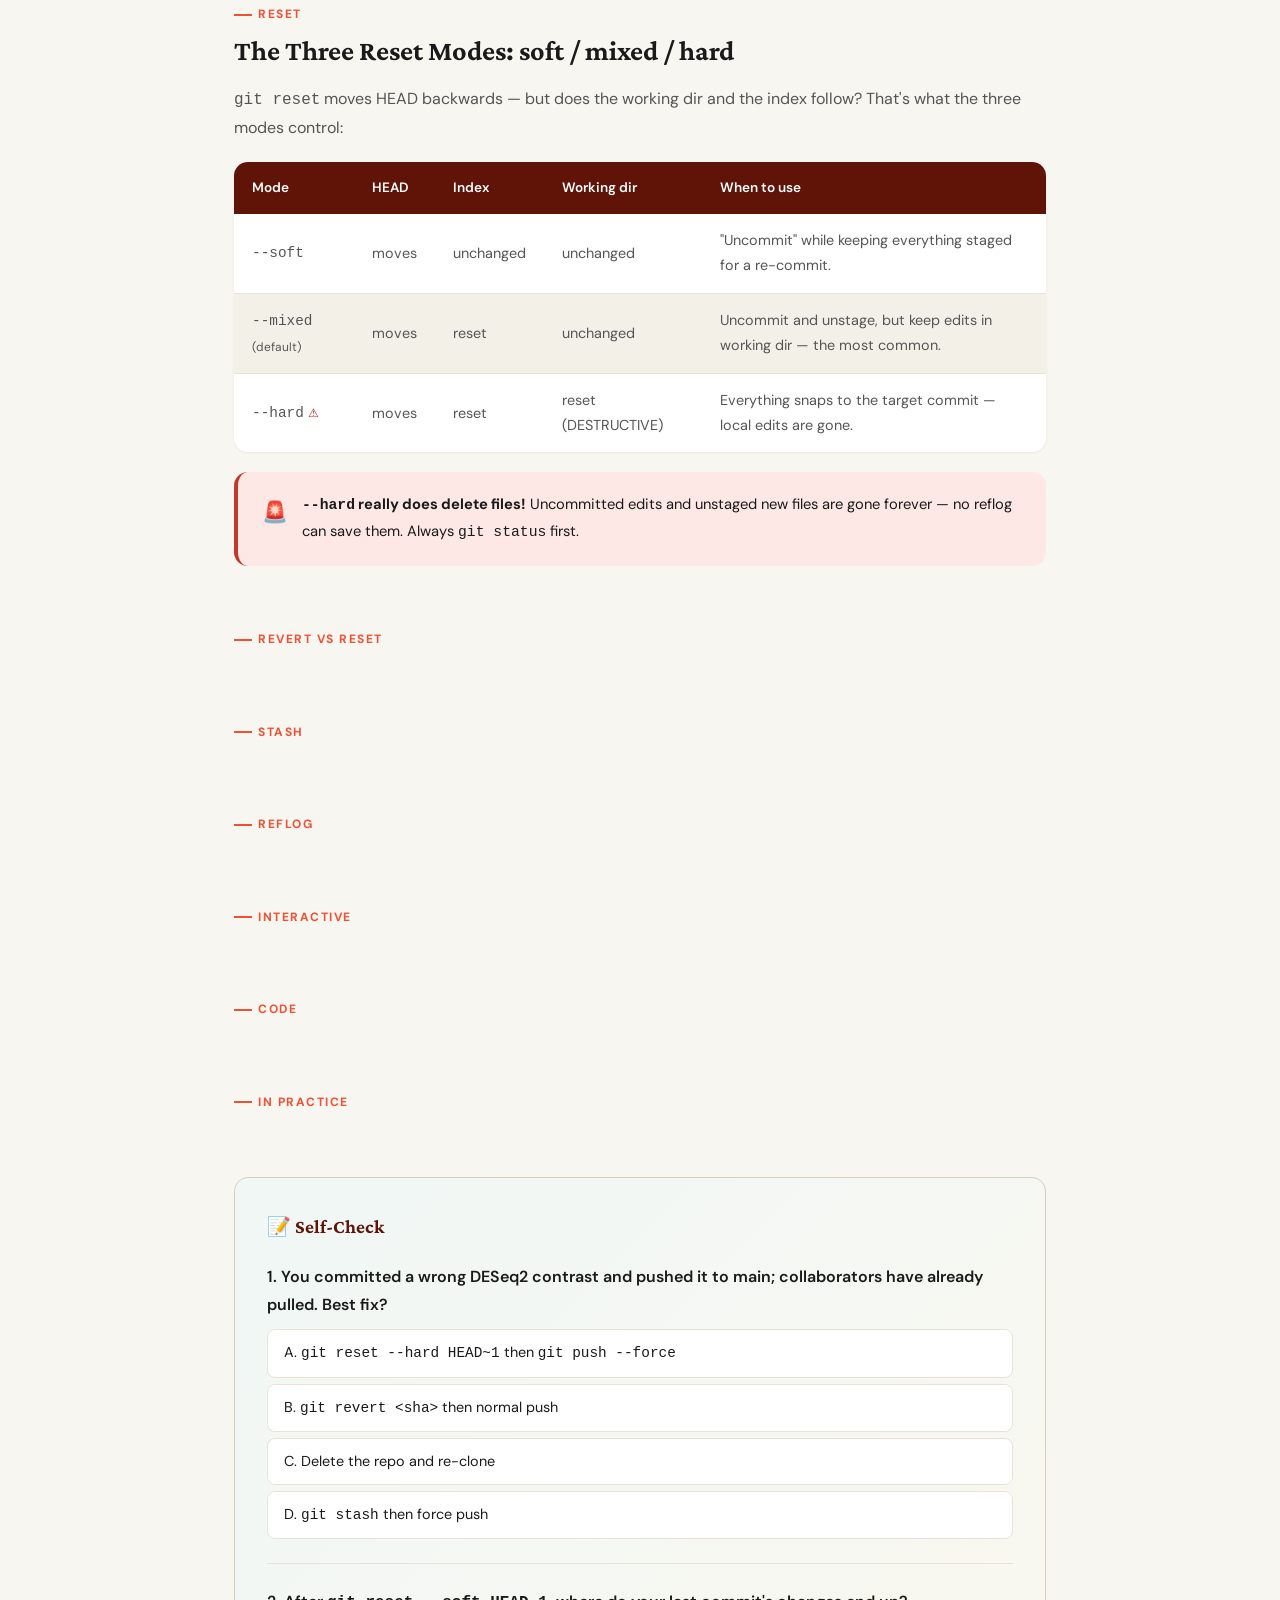
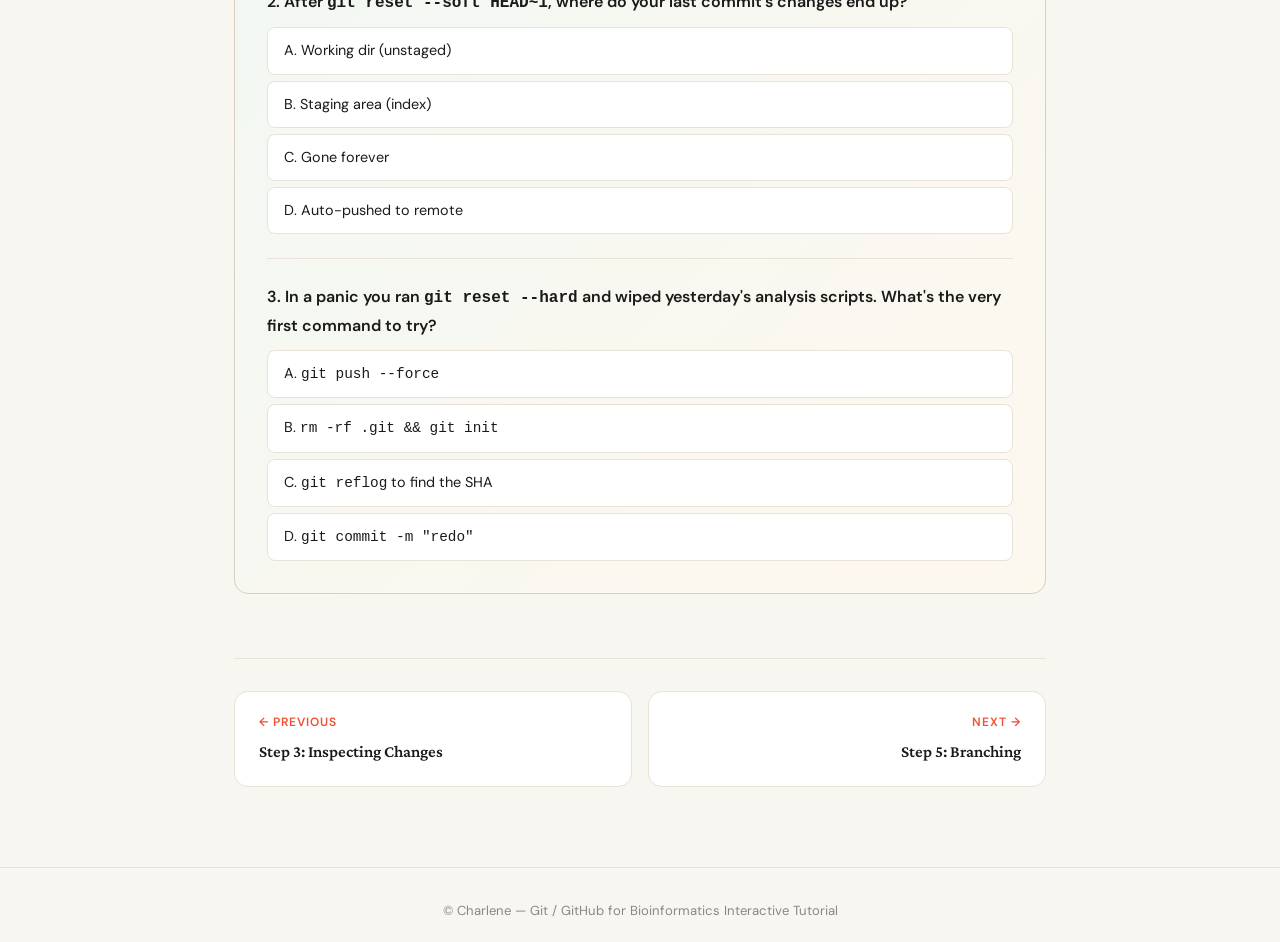
<file: undoing.html>
<!DOCTYPE html><html lang="zh-Hant"><head><meta charset="UTF-8"><meta name="viewport" content="width=device-width,initial-scale=1.0">
<title>Step 4: Undoing &amp; Time Travel — Git Tutorial</title>
<link rel="stylesheet" href="styles.css">
</head><body>
<nav class="top-nav"><div class="top-nav-inner">
  <a href="index.html" class="top-nav-brand"><span>🌿</span> <span data-zh="Git / GitHub 教學" data-en="Git / GitHub Tutorial">Git / GitHub 教學</span></a>
  <ul class="top-nav-links">
    <li><a href="setup.html">Setup</a></li><li><a href="repo-basics.html">Repo</a></li><li><a href="inspecting.html">Inspect</a></li><li><a href="undoing.html" class="active">Undo</a></li><li><a href="branching.html">Branch</a></li><li><a href="merge-rebase.html">Merge</a></li><li><a href="remotes.html">Remote</a></li><li><a href="collaboration.html">PR</a></li><li><a href="gitignore-lfs.html">LFS</a></li><li><a href="workflows.html">Flow</a></li><li><a href="actions.html">Actions</a></li><li><a href="reproducibility.html">Repro</a></li>
    <li><a href="references/index.html" data-zh="📚 參考資料" data-en="📚 References">📚 參考資料</a></li>
  </ul>
</div></nav>
<div class="progress-bar-container"><div class="progress-bar" id="progressBar"></div></div>
<header class="page-hero"><div class="step-badge">STEP 4 / 9</div>
<h1 data-zh="撤銷與時光旅行 (Undoing &amp; Time Travel)" data-en="Undoing &amp; Time Travel">撤銷與時光旅行 (Undoing &amp; Time Travel)</h1>
<p class="subtitle" data-lang="zh">Git 最大的超能力是「安全撤銷」——幾乎所有東西都可以救回來。本章教你看清「失誤在哪一層」，然後選對工具反悔。</p>
<p class="subtitle" data-lang="en">Git's biggest superpower is "safe undo" — almost everything is recoverable. This chapter teaches you to spot where the mistake lives and reach for the right tool.</p>
</header>
<main class="content-wrap">

<!-- ===== Section 1: Overview ===== -->
<section class="section">
<div class="section-label" data-zh="概覽" data-en="OVERVIEW">概覽</div>
<h2 data-zh="為什麼需要學「撤銷」？" data-en="Why learn to undo?">為什麼需要學「撤銷」？</h2>
<div data-lang="zh">
<p>真實的分析工作很少是直線前進：你把 <code>differential_expression.R</code> 改壞了、誤刪了 <code>QC_plots/</code> 資料夾、把開發用的 <code>API_KEY</code> commit 進去、甚至剛剛 <code>reset --hard</code> 把昨天整天的工作清乾淨——這些都是真實會發生的事。</p>
<p><strong>好消息：</strong>Git 把幾乎每一個 HEAD 移動都記錄下來，保存 90 天。學會撤銷的真正關鍵，不是背指令，而是<strong>判斷失誤在哪一層</strong>：工作區（working dir）？暫存區（index）？已 commit 但沒 push？還是已經推到 GitHub 給別人 pull 走了？層級不同，工具就不同。</p>
</div>
<div data-lang="en">
<p>Real analysis work is rarely linear: you break <code>differential_expression.R</code>, accidentally delete the <code>QC_plots/</code> folder, commit an <code>API_KEY</code>, or even <code>reset --hard</code> away yesterday's entire workday. These things happen.</p>
<p><strong>The good news:</strong> Git logs almost every HEAD move and keeps it for 90 days. The real key to undoing isn't memorizing commands — it's <strong>identifying which layer the mistake lives in</strong>: working dir? staging index? committed but unpushed? already pushed and pulled by collaborators? Different layers need different tools.</p>
</div>
<div class="callout tip"><span class="callout-icon">💡</span><div>
<span data-lang="zh"><strong>核心心法：</strong>「先別 panic、先想層級」。99% 的災難都能用 <code>git reflog</code> 找回 SHA，再 <code>git checkout</code> 救回來。</span>
<span data-lang="en"><strong>Mantra:</strong> "Don't panic, identify the layer." 99% of disasters can be recovered by finding the SHA in <code>git reflog</code> and then <code>git checkout</code>-ing it.</span>
</div></div>
</section>

<!-- ===== Section 2: Decision Tree ===== -->
<section class="section">
<div class="section-label" data-zh="決策流程" data-en="DECISION">決策流程</div>
<h2 data-zh="撤銷決策樹：5 個問題挑工具" data-en="The Undo Decision Tree: 5 Questions">撤銷決策樹：5 個問題挑工具</h2>
<div data-lang="zh"><p>遇到失誤時，依序問自己這 5 題，就會知道用哪一個指令。</p></div>
<div data-lang="en"><p>When something goes wrong, ask yourself these 5 questions in order — the answer tells you which command to use.</p></div>

<div class="decision-tree">
<h4>🌳 <span data-zh="撤銷工具決策流程" data-en="Undo decision tree">撤銷工具決策流程</span></h4>
<div data-lang="zh">
<div class="dt-node"><span class="dt-q">Q1:</span><div>改壞了某個檔案，<strong>還沒 <code>git add</code></strong>？<span class="dt-arrow">→ 是 →</span> <code>git restore &lt;file&gt;</code>（舊版：<code>git checkout -- &lt;file&gt;</code>），把工作區還原成上次 commit 的版本。</div></div>
<div class="dt-node"><span class="dt-q">Q2:</span><div>已經 <code>add</code> 到暫存區，但<strong>還沒 commit</strong>？<span class="dt-arrow">→ 是 →</span> <code>git restore --staged &lt;file&gt;</code>（把它從暫存區拿出來，但保留工作區編輯）。</div></div>
<div class="dt-node"><span class="dt-q">Q3:</span><div>已經 commit、<strong>但還沒 push</strong>？<span class="dt-arrow">→ 是 →</span> 三選一：<code>reset --soft HEAD~1</code>（commit 退回、變更保留在暫存區）／ <code>reset --mixed HEAD~1</code>（預設、變更回到工作區）／ <code>commit --amend</code>（修正最後一次 commit 的訊息或內容）。</div></div>
<div class="dt-node"><span class="dt-q">Q4:</span><div>已經 <strong>push 到 GitHub</strong>？<span class="dt-arrow">→ 是 →</span> <code>git revert &lt;sha&gt;</code>。它會產生一個「反向 commit」，安全又保留歷史，<strong>絕對不要在共用分支用 reset</strong>。</div></div>
<div class="dt-node"><span class="dt-q">Q5:</span><div>東西不見了（誤刪 branch、誤 <code>reset --hard</code>）？<span class="dt-arrow">→ 是 →</span> <code>git reflog</code> 找到那個 dangling SHA，然後 <code>git checkout &lt;sha&gt;</code> 或 <code>git branch recovered &lt;sha&gt;</code>。</div></div>
</div>
<div data-lang="en">
<div class="dt-node"><span class="dt-q">Q1:</span><div>Modified a file but <strong>haven't run <code>git add</code> yet</strong>? <span class="dt-arrow">→ Yes →</span> <code>git restore &lt;file&gt;</code> (older syntax: <code>git checkout -- &lt;file&gt;</code>) restores the working copy to the last commit.</div></div>
<div class="dt-node"><span class="dt-q">Q2:</span><div>Already <code>add</code>-ed, <strong>not yet committed</strong>? <span class="dt-arrow">→ Yes →</span> <code>git restore --staged &lt;file&gt;</code> unstages it but keeps your edits in the working dir.</div></div>
<div class="dt-node"><span class="dt-q">Q3:</span><div>Already committed, <strong>not yet pushed</strong>? <span class="dt-arrow">→ Yes →</span> Pick one: <code>reset --soft HEAD~1</code> (rolls back commit, keeps changes staged) / <code>reset --mixed HEAD~1</code> (default, changes back in working dir) / <code>commit --amend</code> (fix last commit's message or contents).</div></div>
<div class="dt-node"><span class="dt-q">Q4:</span><div>Already <strong>pushed to GitHub</strong>? <span class="dt-arrow">→ Yes →</span> <code>git revert &lt;sha&gt;</code> creates an inverse commit — safe for shared history. <strong>Never reset a shared branch.</strong></div></div>
<div class="dt-node"><span class="dt-q">Q5:</span><div>Something is lost (deleted branch, accidental <code>reset --hard</code>)? <span class="dt-arrow">→ Yes →</span> <code>git reflog</code> finds the dangling SHA, then <code>git checkout &lt;sha&gt;</code> or <code>git branch recovered &lt;sha&gt;</code>.</div></div>
</div>
</div>
</section>

<!-- ===== Section 3: Reset Modes ===== -->
<section class="section">
<div class="section-label" data-zh="Reset 模式" data-en="RESET">Reset 模式</div>
<h2 data-zh="三種 reset 模式：soft / mixed / hard" data-en="The Three Reset Modes: soft / mixed / hard">三種 reset 模式：soft / mixed / hard</h2>
<div data-lang="zh"><p><code>git reset</code> 會把 HEAD 往回搬，但「工作區」和「暫存區」要不要跟著動？這就是三種模式的差別：</p></div>
<div data-lang="en"><p><code>git reset</code> moves HEAD backwards — but does the working dir and the index follow? That's what the three modes control:</p></div>

<table class="comp-table">
<thead><tr>
<th data-zh="模式" data-en="Mode">模式</th>
<th>HEAD</th>
<th data-zh="暫存區 (Index)" data-en="Index">Index</th>
<th data-zh="工作區 (Working dir)" data-en="Working dir">Working dir</th>
<th data-zh="用途" data-en="When to use">用途</th>
</tr></thead>
<tbody>
<tr><td><code>--soft</code></td><td data-zh="移動" data-en="moves">移動</td><td data-zh="不動" data-en="unchanged">不動</td><td data-zh="不動" data-en="unchanged">不動</td><td data-lang="zh">把上一次 commit 拆回暫存區，重新合併成新 commit。</td><td data-lang="en">"Uncommit" while keeping everything staged for a re-commit.</td></tr>
<tr><td><code>--mixed</code> <span style="font-size:.75rem;color:var(--c-ink-light)">(default)</span></td><td data-zh="移動" data-en="moves">移動</td><td data-zh="重設" data-en="reset">重設</td><td data-zh="不動" data-en="unchanged">不動</td><td data-lang="zh">commit 取消、變更退回工作區，最常用。</td><td data-lang="en">Uncommit and unstage, but keep edits in working dir — the most common.</td></tr>
<tr><td><code>--hard</code> <span style="font-size:.75rem;color:#b8221a">⚠</span></td><td data-zh="移動" data-en="moves">移動</td><td data-zh="重設" data-en="reset">重設</td><td data-zh="重設（破壞性！）" data-en="reset (DESTRUCTIVE)">重設（破壞性！）</td><td data-lang="zh">把所有東西回到指定 commit——你的本地修改會消失。</td><td data-lang="en">Everything snaps to the target commit — local edits are gone.</td></tr>
</tbody></table>

<div class="callout danger"><span class="callout-icon">🚨</span><div>
<span data-lang="zh"><strong><code>--hard</code> 是真的會刪檔！</strong>沒 commit 過的修改、沒 add 過的新檔案，全部會被毀掉，沒有 reflog 救不回來。下這個指令前先 <code>git status</code> 看一下工作區。</span>
<span data-lang="en"><strong><code>--hard</code> really does delete files!</strong> Uncommitted edits and unstaged new files are gone forever — no reflog can save them. Always <code>git status</code> first.</span>
</div></div>
</section>

<!-- ===== Section 4: revert vs reset ===== -->
<section class="section">
<div class="section-label" data-zh="Revert vs Reset" data-en="REVERT VS RESET">Revert vs Reset</h2>
<h2 data-zh="已經 push 了？只能用 revert" data-en="Already pushed? Use revert, not reset">已經 push 了？只能用 revert</h2>
<div data-lang="zh">
<p><code>git reset</code> 是「改寫歷史」——它把舊的 commit 從分支移除。如果你的同事已經 <code>git pull</code> 拉了那個 commit，再強推（<code>push --force</code>）會讓他們的 repo 出現詭異的衝突，<strong>大家都會討厭你</strong>。</p>
<p><code>git revert</code> 則是「補一個反向 commit」：原本 commit 加 5 行，revert 就再 commit 一次把那 5 行刪掉。歷史完整保留，所有人 <code>git pull</code> 一下就同步了。</p>
</div>
<div data-lang="en">
<p><code>git reset</code> rewrites history — it removes commits from the branch. If a collaborator has already pulled that commit, force-pushing creates a nasty divergence and <strong>everybody will hate you</strong>.</p>
<p><code>git revert</code> instead adds a new "inverse commit": if the original added 5 lines, the revert commits a deletion of those 5 lines. History stays linear, and everyone catches up with a normal <code>git pull</code>.</p>
</div>
<pre><span class="comment"># 安全：在共用分支撤銷一次 commit / Safe undo on a shared branch</span>
$ git revert a1b2c3d
<span class="comment"># 編輯器跳出，寫好 revert message → :wq</span>
$ git push origin main

<span class="comment"># 撤銷一段範圍（從 a1b2c3d 之後到 HEAD 全部反向）/ Revert a range</span>
$ git revert a1b2c3d..HEAD
</pre>
</section>

<!-- ===== Section 5: Stash ===== -->
<section class="section">
<div class="section-label" data-zh="暫存改動" data-en="STASH">暫存改動</h2>
<h2 data-zh="git stash：臨時抽屜" data-en="git stash: the temporary drawer">git stash：臨時抽屜</h2>
<div data-lang="zh">
<p><strong>場景：</strong>你正在改 <code>scRNA_clustering.R</code>，改一半 PI 走進來說「上週那張 UMAP 圖能不能<em>立刻</em>給我？」——但你現在的工作區一團亂，又不想隨便 commit。<code>git stash</code> 就是這個救星：把目前所有未 commit 的變更收進一個暫存抽屜，工作區瞬間乾淨，可以安心切到別的 branch。</p>
</div>
<div data-lang="en">
<p><strong>Scenario:</strong> you're halfway through <code>scRNA_clustering.R</code> when your PI walks in and asks for last week's UMAP plot <em>right now</em>. Your working dir is a mess and you don't want a junk commit. <code>git stash</code> is the rescue: it tucks every uncommitted change into a drawer, leaving your working dir clean to switch branches.</p>
</div>
<pre><span class="comment"># 暫存當前所有變更 / Stash everything</span>
$ git stash
$ git stash push -m <span class="str">"WIP: testing new clustering resolution"</span>

<span class="comment"># 連未追蹤的新檔案也一起收（很重要！）/ Include untracked files</span>
$ git stash --include-untracked

<span class="comment"># 看抽屜裡有什麼 / List stashes</span>
$ git stash list
stash@{0}: On main: WIP: testing new clustering resolution
stash@{1}: On dev: half-done QC code

<span class="comment"># 拿回最近一個（並從抽屜刪掉）/ Pop the latest stash</span>
$ git stash pop

<span class="comment"># 拿回但不刪（怕用錯的話）/ Apply without removing</span>
$ git stash apply stash@{1}

<span class="comment"># 確認不需要、丟掉 / Drop a stash</span>
$ git stash drop stash@{0}
</pre>
</section>

<!-- ===== Section 6: Reflog ===== -->
<section class="section">
<div class="section-label" data-zh="安全網" data-en="REFLOG">安全網</h2>
<h2 data-zh="git reflog：你的 90 天安全網" data-en="git reflog: your 90-day safety net">git reflog：你的 90 天安全網</h2>
<div data-lang="zh">
<p>Git 把<strong>每一次 HEAD 移動</strong>（commit、checkout、reset、merge、rebase）都記錄到 <code>.git/logs/HEAD</code>，預設保留 90 天。換句話說，<em>就算你 <code>reset --hard</code> 把昨天的工作清乾淨</em>，那個 commit 的 SHA 還在——只要還在 90 天內，<code>git reflog</code> 就能找到。</p>
</div>
<div data-lang="en">
<p>Every HEAD move — commit, checkout, reset, merge, rebase — is logged to <code>.git/logs/HEAD</code> for 90 days by default. So even if you <code>reset --hard</code> and wipe yesterday's work, <em>the commit's SHA still exists</em>. As long as you're inside the 90-day window, <code>git reflog</code> can find it.</p>
</div>
<pre><span class="comment"># 看 HEAD 的歷史移動 / Show HEAD move history</span>
$ git reflog
a1b2c3d (HEAD -&gt; main) HEAD@{0}: reset: moving to HEAD~1
e4f5g6h HEAD@{1}: commit: add DESeq2 results table
9876543 HEAD@{2}: checkout: moving from dev to main
...

<span class="comment"># 救回方法 1：直接 checkout 那個 SHA / Recover by SHA</span>
$ git checkout e4f5g6h

<span class="comment"># 救回方法 2：把它變成一個新 branch / Recover as a branch</span>
$ git branch recovered-work e4f5g6h

<span class="comment"># 救回方法 3：用 HEAD@{N} 語法 / Recover by reflog index</span>
$ git reset --hard HEAD@{1}    <span class="comment"># 回到 1 步前的狀態</span>
</pre>
<div class="callout tip"><span class="callout-icon">🆘</span><div>
<span data-lang="zh"><strong>記得這句話：</strong>「Got 99 problems? <code>git reflog</code> has the answer.」——任何「Git 弄丟東西」的災難，第一步永遠是 <code>git reflog</code>。</span>
<span data-lang="en"><strong>Repeat after me:</strong> "Got 99 problems? <code>git reflog</code> has the answer." Whenever Git seems to have lost something, the first command is always <code>git reflog</code>.</span>
</div></div>
</section>

<!-- ===== Section 7: Interactive Reset Visualizer ===== -->
<section class="section">
<div class="section-label" data-zh="互動模擬" data-en="INTERACTIVE">互動模擬</h2>
<h2 data-zh="Reset 模式視覺化模擬器" data-en="Reset Mode Visualizer">Reset 模式視覺化模擬器</h2>
<div data-lang="zh"><p>起始狀態：分支上有 3 個 commit <code>A → B → C</code>，HEAD、Index、Working dir 全部指向 <code>C</code>。點下方按鈕看每種 reset 模式的差別。</p></div>
<div data-lang="en"><p>Starting state: a branch with three commits <code>A → B → C</code>; HEAD, Index, and Working dir all point to <code>C</code>. Click the buttons below to see how each reset mode behaves.</p></div>

<div id="resetSim" class="interactive-panel">
  <div class="reset-cols">
    <div class="reset-col"><div class="reset-col-h">HEAD</div><div class="reset-blocks" id="rbHead"></div></div>
    <div class="reset-col"><div class="reset-col-h" data-zh="暫存區 Index" data-en="Index">暫存區 Index</div><div class="reset-blocks" id="rbIndex"></div></div>
    <div class="reset-col"><div class="reset-col-h" data-zh="工作區 Working dir" data-en="Working dir">工作區 Working dir</div><div class="reset-blocks" id="rbWork"></div></div>
  </div>
  <div class="reset-btns">
    <button class="reset-btn" data-act="soft">reset --soft HEAD~1</button>
    <button class="reset-btn" data-act="mixed">reset --mixed HEAD~1</button>
    <button class="reset-btn" data-act="hard">reset --hard HEAD~1</button>
    <button class="reset-btn" data-act="amend">commit --amend</button>
    <button class="reset-btn reset-rst" data-act="reset">↻ <span data-zh="重設" data-en="Reset">重設</span></button>
  </div>
  <div id="resetMsg" class="reset-msg"></div>
</div>
</section>

<!-- ===== Section 8: Code Tabs ===== -->
<section class="section">
<div class="section-label" data-zh="完整程式碼" data-en="CODE">完整程式碼</h2>
<h2 data-zh="撤銷指令對照範例" data-en="Undo Recipes by Layer">撤銷指令對照範例</h2>
<div class="code-tabs"><div class="code-tab-btns">
  <button class="code-tab-btn active" onclick="switchTab(this,'safe')" data-zh="安全撤銷" data-en="Safe undos">安全撤銷</button>
  <button class="code-tab-btn" onclick="switchTab(this,'local')" data-zh="本機（未 push）" data-en="Local (unpushed)">本機（未 push）</button>
  <button class="code-tab-btn" onclick="switchTab(this,'public')" data-zh="公開（已 push）" data-en="Public (pushed)">公開（已 push）</button>
</div>

<div class="code-tab-content active" id="safe"><pre><span class="comment"># 1. 撤銷工作區單一檔案（沒 add 過） / Revert one unstaged file</span>
$ git restore differential_expression.R
<span class="comment"># 等同舊版： git checkout -- differential_expression.R</span>

<span class="comment"># 2. 撤銷整個工作區所有未 add 的變更 / Revert ALL unstaged changes</span>
$ git restore .

<span class="comment"># 3. 從暫存區拿掉（unstage），但保留編輯 / Unstage but keep edits</span>
$ git restore --staged config.yaml

<span class="comment"># 4. 修正最後一次 commit 的訊息（沒 push 才能用）/ Fix last commit message</span>
$ git commit --amend -m <span class="str">"fix: correct DESeq2 contrast formula"</span>

<span class="comment"># 5. 把剛漏掉的檔案補進最後一次 commit / Add a forgotten file to last commit</span>
$ git add data/sample_sheet.csv
$ git commit --amend --no-edit</pre></div>

<div class="code-tab-content" id="local"><pre><span class="comment"># --soft：commit 退回，但變更保留在暫存區 / Uncommit, keep staged</span>
$ git reset --soft HEAD~1
<span class="comment"># 用途：剛 commit 完發現訊息寫錯、或想拆成兩個 commit</span>

<span class="comment"># --mixed（預設）：commit 退回、unstage、編輯留在工作區 / Default</span>
$ git reset HEAD~1
<span class="comment"># 用途：把最近一個 commit 整個拆開，重新規劃 add 哪些</span>

<span class="comment"># --hard：什麼都消失，回到指定 commit / Destructive — everything wiped</span>
$ git reset --hard HEAD~1     <span class="comment"># ⚠ 用前先 git status</span>

<span class="comment"># 從 reflog 救回剛剛被 --hard 砍掉的東西 / Recover from reflog</span>
$ git reflog
$ git reset --hard HEAD@{1}   <span class="comment"># 回到 reset --hard 之前那一刻</span></pre></div>

<div class="code-tab-content" id="public"><pre><span class="comment"># 撤銷一個已經 push 出去的 commit / Revert one pushed commit</span>
$ git log --oneline -5
a1b2c3d <span class="comment"># bad commit we want to undo</span>
e4f5g6h <span class="comment"># good</span>

$ git revert a1b2c3d
<span class="comment"># 編輯器跳出 → 寫 revert message → :wq</span>
$ git push origin main

<span class="comment"># 撤銷一段範圍（含起點到 HEAD）/ Revert a range</span>
$ git revert a1b2c3d^..HEAD --no-edit

<span class="comment"># 撤銷 merge commit（要指定 -m 1 主線父節點） / Revert a merge</span>
$ git revert -m 1 &lt;merge_sha&gt;

<span class="comment"># ❌ 千萬不要在共用分支用：</span>
<span class="comment">#   git reset --hard HEAD~1 &amp;&amp; git push --force</span>
<span class="comment">#   會讓所有同事的 repo 爆炸</span></pre></div>

</div>
<div class="callout warn"><span class="callout-icon">⚠️</span><div>
<span data-lang="zh"><strong>強推紅線：</strong>共用分支（<code>main</code>、<code>dev</code>、release 分支）<strong>絕對不要 <code>push --force</code></strong>。GitHub 可以設 branch protection 直接擋下，建議所有實驗室 repo 都開。</span>
<span data-lang="en"><strong>Force-push red line:</strong> <strong>never <code>push --force</code></strong> on shared branches (<code>main</code>, <code>dev</code>, release branches). GitHub's branch protection blocks it — turn it on for every lab repo.</span>
</div></div>
</section>

<!-- ===== Section 9: Bioinformatics scenarios ===== -->
<section class="section">
<div class="section-label" data-zh="生資現場" data-en="IN PRACTICE">生資現場</h2>
<h2 data-zh="生資實驗室常見撤銷場景" data-en="Common Bioinfo Undo Scenarios">生資實驗室常見撤銷場景</h2>
<div class="card-grid cols-2">
<div class="card"><h4>🧬 <span data-zh="不小心 commit 了 BAM 大檔" data-en="Committed a giant BAM by mistake">不小心 commit 了 BAM 大檔</span></h4>
<div data-lang="zh"><p>還沒 push：<code>git reset --soft HEAD~1</code> → 把 <code>*.bam</code> 加進 <code>.gitignore</code> → <code>git restore --staged *.bam</code> → 重新 commit。已 push 但想真正清掉 history：用 <code>git filter-repo</code> 或 BFG。</p></div>
<div data-lang="en"><p>If unpushed: <code>git reset --soft HEAD~1</code> → add <code>*.bam</code> to <code>.gitignore</code> → <code>git restore --staged *.bam</code> → recommit. If pushed and you must purge history, use <code>git filter-repo</code> or BFG.</p></div>
</div>
<div class="card"><h4>🔑 <span data-zh="API key / 密碼被 commit 進去" data-en="API key committed">API key 被 commit 進去</span></h4>
<div data-lang="zh"><p>立刻在 GitHub <strong>撤銷該 token</strong>（這比改 git 史更重要！），再用 <code>git filter-repo --replace-text</code> 重寫歷史，然後 force push。提醒所有人重新 clone。</p></div>
<div data-lang="en"><p>First, <strong>revoke the token on GitHub</strong> — this matters more than rewriting Git history. Then <code>git filter-repo --replace-text</code> to scrub it, force push, and tell everyone to re-clone.</p></div>
</div>
<div class="card"><h4>📊 <span data-zh="改一半被 PI 叫去看別的 branch" data-en="PI interrupts your WIP">改一半被 PI 叫去看別的 branch</span></h4>
<div data-lang="zh"><p><code>git stash push -m "WIP clustering"</code> → <code>git switch last-week-plots</code> → 看完之後 <code>git switch -</code> 回來 → <code>git stash pop</code>。乾淨無痕。</p></div>
<div data-lang="en"><p><code>git stash push -m "WIP clustering"</code> → <code>git switch last-week-plots</code> → when done, <code>git switch -</code> back → <code>git stash pop</code>. Clean and trace-free.</p></div>
</div>
<div class="card"><h4>💥 <span data-zh="跑 reset --hard 把昨天工作清掉" data-en="reset --hard wiped yesterday">reset --hard 把昨天工作清掉</span></h4>
<div data-lang="zh"><p>深呼吸 → <code>git reflog</code> 找到昨天最後一次 commit 的 SHA → <code>git branch recovered &lt;sha&gt;</code>。只要還在 90 天內，工作就還在。</p></div>
<div data-lang="en"><p>Breathe → <code>git reflog</code> to find yesterday's last commit SHA → <code>git branch recovered &lt;sha&gt;</code>. As long as you're within 90 days, the work is still there.</p></div>
</div>
</div>
</section>

<!-- ===== Section 10: Quiz ===== -->
<section class="quiz-section">
<h3>📝 <span data-zh="自我檢測" data-en="Self-Check">自我檢測</span></h3>
<div class="quiz-q" data-answer="1">
<p data-lang="zh">1. 你 commit 了一個錯誤的 DESeq2 contrast 設定並 push 到 main，同事們已經 pull 過了。最佳修正方法是？</p>
<p data-lang="en">1. You committed a wrong DESeq2 contrast and pushed it to main; collaborators have already pulled. Best fix?</p>
<div class="quiz-options">
<div class="quiz-opt" data-idx="0"><span data-lang="zh">A. <code>git reset --hard HEAD~1</code> 然後 <code>git push --force</code></span><span data-lang="en">A. <code>git reset --hard HEAD~1</code> then <code>git push --force</code></span></div>
<div class="quiz-opt" data-idx="1"><span data-lang="zh">B. <code>git revert &lt;sha&gt;</code> 然後正常 push</span><span data-lang="en">B. <code>git revert &lt;sha&gt;</code> then normal push</span></div>
<div class="quiz-opt" data-idx="2"><span data-lang="zh">C. 直接刪掉 repo 重新 clone</span><span data-lang="en">C. Delete the repo and re-clone</span></div>
<div class="quiz-opt" data-idx="3"><span data-lang="zh">D. <code>git stash</code> 然後 force push</span><span data-lang="en">D. <code>git stash</code> then force push</span></div>
</div><div class="quiz-feedback" id="fb1"></div></div>

<div class="quiz-q" data-answer="1">
<p data-lang="zh">2. <code>git reset --soft HEAD~1</code> 之後，你剛才那次 commit 的變更會在哪裡？</p>
<p data-lang="en">2. After <code>git reset --soft HEAD~1</code>, where do your last commit's changes end up?</p>
<div class="quiz-options">
<div class="quiz-opt" data-idx="0"><span data-lang="zh">A. 工作區（未 add 的狀態）</span><span data-lang="en">A. Working dir (unstaged)</span></div>
<div class="quiz-opt" data-idx="1"><span data-lang="zh">B. 暫存區（staging area / index）</span><span data-lang="en">B. Staging area (index)</span></div>
<div class="quiz-opt" data-idx="2"><span data-lang="zh">C. 全部消失了</span><span data-lang="en">C. Gone forever</span></div>
<div class="quiz-opt" data-idx="3"><span data-lang="zh">D. 自動 push 到 remote</span><span data-lang="en">D. Auto-pushed to remote</span></div>
</div><div class="quiz-feedback" id="fb2"></div></div>

<div class="quiz-q" data-answer="2">
<p data-lang="zh">3. 你 panic 之下打了 <code>git reset --hard</code>，把昨天整天的分析腳本清光了。第一個應該下的指令是？</p>
<p data-lang="en">3. In a panic you ran <code>git reset --hard</code> and wiped yesterday's analysis scripts. What's the very first command to try?</p>
<div class="quiz-options">
<div class="quiz-opt" data-idx="0"><span data-lang="zh">A. <code>git push --force</code></span><span data-lang="en">A. <code>git push --force</code></span></div>
<div class="quiz-opt" data-idx="1"><span data-lang="zh">B. <code>rm -rf .git &amp;&amp; git init</code></span><span data-lang="en">B. <code>rm -rf .git &amp;&amp; git init</code></span></div>
<div class="quiz-opt" data-idx="2"><span data-lang="zh">C. <code>git reflog</code> 找到那個 SHA</span><span data-lang="en">C. <code>git reflog</code> to find the SHA</span></div>
<div class="quiz-opt" data-idx="3"><span data-lang="zh">D. <code>git commit -m "redo"</code></span><span data-lang="en">D. <code>git commit -m "redo"</code></span></div>
</div><div class="quiz-feedback" id="fb3"></div></div>
</section>

<nav class="page-nav">
<a href="inspecting.html"><span class="nav-dir" data-zh="← 上一步" data-en="← Previous">← 上一步</span><span class="nav-title" data-zh="Step 3: 檢視變更 (Inspecting Changes)" data-en="Step 3: Inspecting Changes">Step 3: 檢視變更 (Inspecting Changes)</span></a>
<a href="branching.html"><span class="nav-dir" data-zh="下一步 →" data-en="Next →">下一步 →</span><span class="nav-title" data-zh="Step 5: 分支 (Branching)" data-en="Step 5: Branching">Step 5: 分支 (Branching)</span></a>
</nav>
</main>
<footer class="site-footer">© Charlene — Git / GitHub for Bioinformatics Interactive Tutorial</footer>
<script src="i18n.js"></script>
<style>
.reset-cols{display:grid;grid-template-columns:repeat(3,1fr);gap:14px;margin-bottom:16px}
.reset-col{background:var(--c-surface);border:1px solid var(--c-border-light);border-radius:var(--radius);padding:12px;min-height:200px}
.reset-col-h{font-family:var(--font-mono);font-size:.85rem;font-weight:700;color:var(--c-accent-dark);text-align:center;padding-bottom:8px;border-bottom:1px dashed var(--c-border-light);margin-bottom:10px}
.reset-blocks{display:flex;flex-direction:column-reverse;gap:6px}
.commit-block{background:var(--c-accent);color:#fff;border-radius:8px;padding:10px 12px;font-family:var(--font-mono);font-weight:700;text-align:center;transition:all .35s ease;box-shadow:0 2px 6px rgba(26,107,90,.18)}
.commit-block.head-ptr{background:#d97706;box-shadow:0 4px 10px rgba(217,119,6,.35);transform:scale(1.04)}
.commit-block.faded{opacity:.25;transform:scale(.92)}
.commit-block.deleted{opacity:0;height:0;padding:0;margin:0;overflow:hidden}
.reset-btns{display:flex;gap:8px;flex-wrap:wrap;margin-bottom:12px}
.reset-btn{background:var(--c-surface);border:1px solid var(--c-border-light);border-radius:var(--radius);padding:8px 14px;cursor:pointer;font-family:var(--font-mono);font-size:.82rem;transition:var(--transition)}
.reset-btn:hover{border-color:var(--c-accent);background:var(--c-accent);color:#fff}
.reset-btn.reset-rst{margin-left:auto;font-family:inherit}
.reset-msg{background:var(--c-surface-alt);border-left:4px solid var(--c-accent);border-radius:var(--radius);padding:12px 16px;font-size:.88rem;min-height:48px}
@media(max-width:680px){.reset-cols{grid-template-columns:1fr}}
</style>
<script>
window.addEventListener('scroll',()=>{const h=document.documentElement;document.getElementById('progressBar').style.width=(h.scrollTop/(h.scrollHeight-h.clientHeight))*100+'%';});
function switchTab(b,id){const p=b.closest('.code-tabs');p.querySelectorAll('.code-tab-btn').forEach(x=>x.classList.remove('active'));p.querySelectorAll('.code-tab-content').forEach(x=>x.classList.remove('active'));b.classList.add('active');document.getElementById(id).classList.add('active');}

// Reset visualizer
const RS_MSGS={
  zh:{
    init:'起始狀態：HEAD、Index、Working dir 都指向 commit C。',
    soft:'reset --soft HEAD~1：HEAD 退到 B，但 C 的變更仍留在 Index 與 Working dir——可以再 commit 一次。',
    mixed:'reset --mixed HEAD~1（預設）：HEAD 退到 B、Index 同步重設，但 Working dir 保留 C 的變更——須重新 add。',
    hard:'reset --hard HEAD~1：HEAD、Index、Working dir 全部回到 B。C 的變更消失（仍可在 reflog 救回）。',
    amend:'commit --amend：HEAD 仍指向 C，但這個 C 被新的 commit 取代（SHA 變了）——只能在沒 push 過時使用。'
  },
  en:{
    init:'Start state: HEAD, Index, and Working dir all point to commit C.',
    soft:'reset --soft HEAD~1: HEAD moves to B, but C\'s changes stay in Index and Working dir — ready to recommit.',
    mixed:'reset --mixed HEAD~1 (default): HEAD moves to B, Index also resets, but Working dir keeps C\'s changes — you must re-add.',
    hard:'reset --hard HEAD~1: HEAD, Index, and Working dir all snap back to B. C is gone (but still in reflog).',
    amend:'commit --amend: HEAD still points to "C," but it\'s replaced by a new commit (SHA changes). Use only before pushing.'
  }
};
let state={head:'C',index:'C',work:'C'};
function renderRS(){
  const cols={rbHead:state.head,rbIndex:state.index,rbWork:state.work};
  for(const k in cols){
    const el=document.getElementById(k);
    const target=cols[k];
    el.innerHTML='';
    ['A','B','C'].forEach(c=>{
      const d=document.createElement('div');
      d.className='commit-block';
      d.textContent=c;
      if(c===target)d.classList.add('head-ptr');
      else if(['A','B','C'].indexOf(c)>['A','B','C'].indexOf(target))d.classList.add('faded');
      el.appendChild(d);
    });
  }
}
function rsMsg(k){const L=I18n.get();document.getElementById('resetMsg').textContent=RS_MSGS[L][k];document.getElementById('resetMsg').dataset.key=k;}
document.querySelectorAll('.reset-btn').forEach(b=>b.addEventListener('click',()=>{
  const a=b.dataset.act;
  if(a==='soft'){state={head:'B',index:'C',work:'C'};rsMsg('soft');}
  else if(a==='mixed'){state={head:'B',index:'B',work:'C'};rsMsg('mixed');}
  else if(a==='hard'){state={head:'B',index:'B',work:'B'};rsMsg('hard');}
  else if(a==='amend'){state={head:'C',index:'C',work:'C'};rsMsg('amend');}
  else if(a==='reset'){state={head:'C',index:'C',work:'C'};rsMsg('init');}
  renderRS();
}));
document.addEventListener('langchange',()=>{const k=document.getElementById('resetMsg').dataset.key||'init';rsMsg(k);});
document.addEventListener('DOMContentLoaded',()=>{renderRS();rsMsg('init');});

// Quiz
const QF={zh:{q1_y:'共用分支只能 revert——它會新增一個反向 commit，所有人 pull 一下就同步。',q1_n:'正確答案已標示。在公開分支永遠用 revert，不用 reset。',q2_y:'--soft 只移動 HEAD，Index 與 Working dir 都不動——所有變更都還在暫存區。',q2_n:'正確答案已標示。記住對照表：soft 只動 HEAD。',q3_y:'reflog 是你的 90 天安全網——先用它找到 dangling SHA，再用 checkout 或 branch 救回。',q3_n:'正確答案已標示。先 reflog、再行動，不要 push --force。'},en:{q1_y:'On shared branches you must revert — it adds an inverse commit, and everyone catches up via a normal pull.',q1_n:'Correct answer is highlighted. Always revert on public branches; never reset.',q2_y:'--soft moves only HEAD; the Index and Working dir are untouched, so your changes sit in the staging area.',q2_n:'Correct answer is highlighted. Remember the table: soft moves HEAD only.',q3_y:'reflog is your 90-day safety net — find the dangling SHA there first, then checkout or branch to recover.',q3_n:'Correct answer is highlighted. Reflog first, never force-push.'}};
document.querySelectorAll('.quiz-q').forEach((q,qi)=>{const ans=+q.dataset.answer;q.querySelectorAll('.quiz-opt').forEach(o=>{o.addEventListener('click',()=>{if(q.classList.contains('answered'))return;q.classList.add('answered');const fb=document.getElementById('fb'+(qi+1));const ok=+o.dataset.idx===ans;o.classList.add(ok?'correct':'wrong');if(!ok)q.querySelectorAll('.quiz-opt')[ans].classList.add('correct');const L=I18n.get();fb.className='quiz-feedback show '+(ok?'correct-fb':'wrong-fb');fb.textContent=(ok?'✅ ':'❌ ')+(QF[L]['q'+(qi+1)+'_'+(ok?'y':'n')]||'');});});});
</script>
</body></html>
</file>
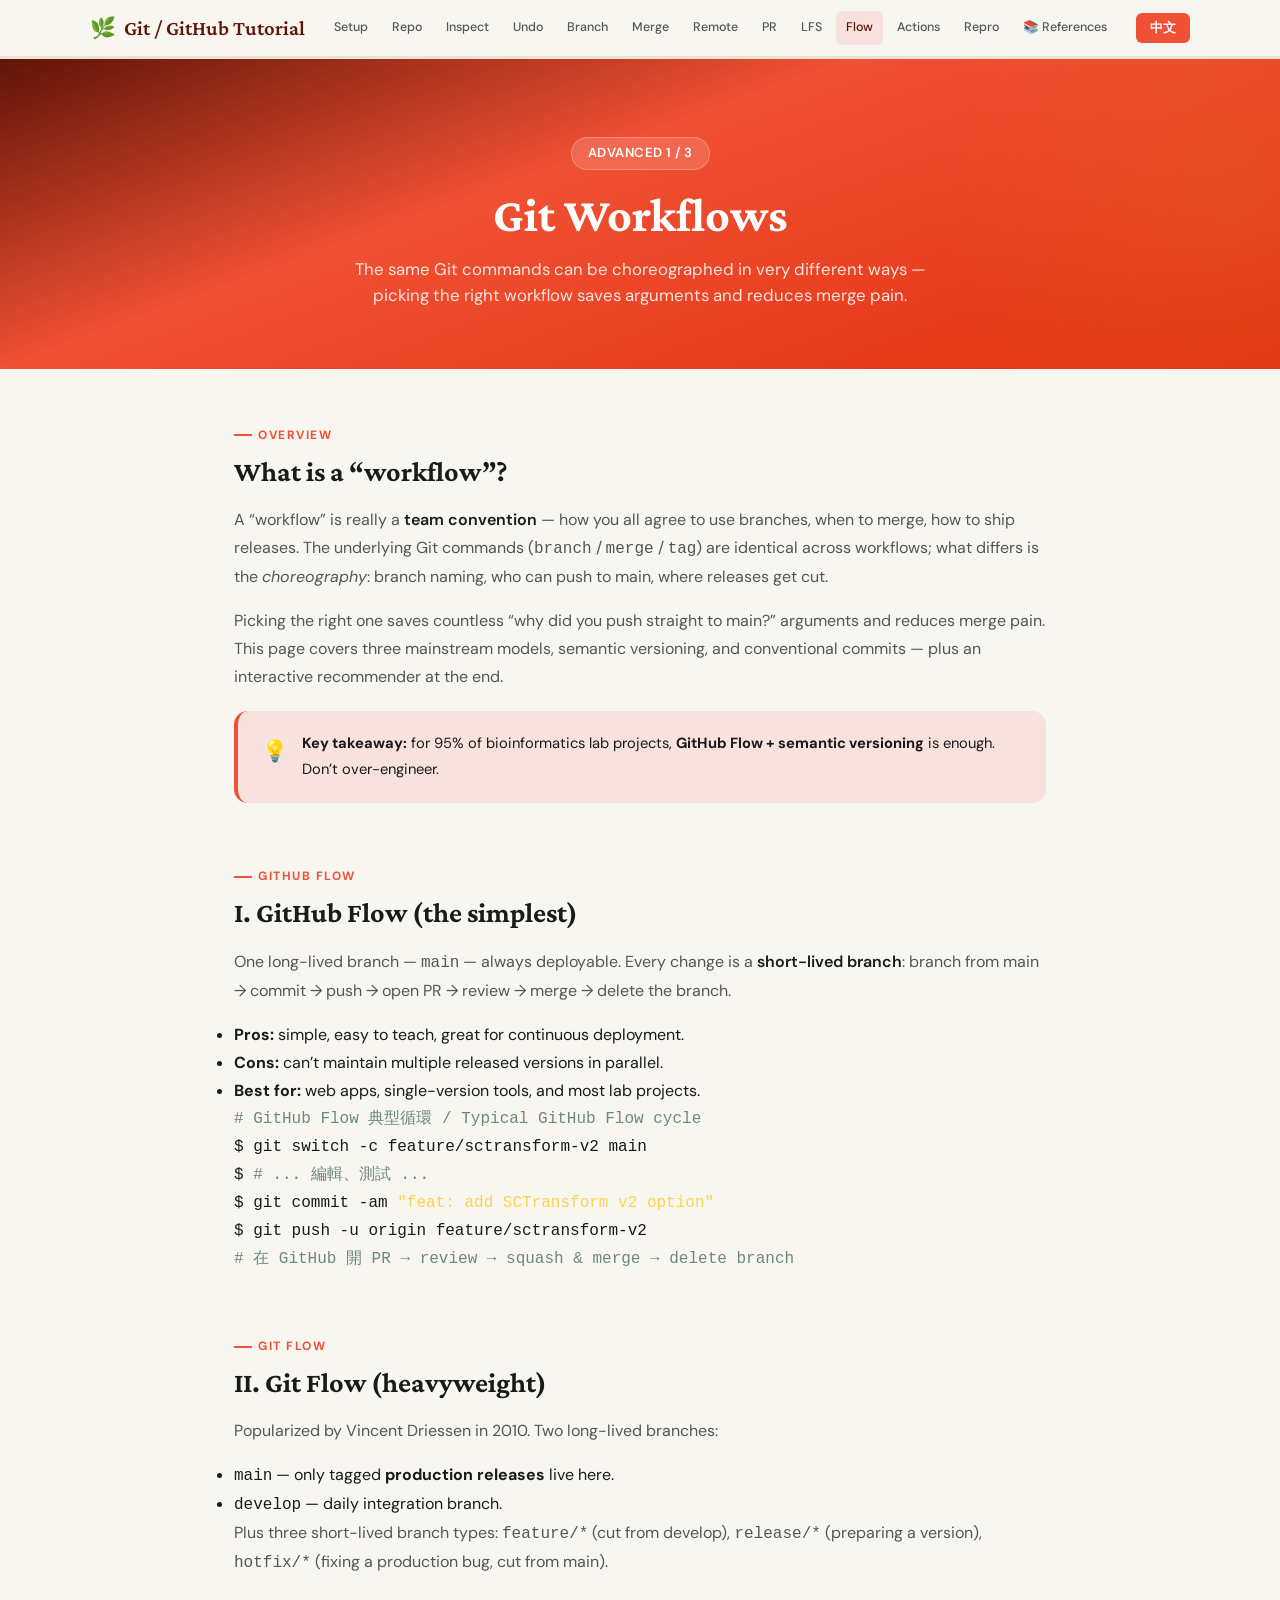
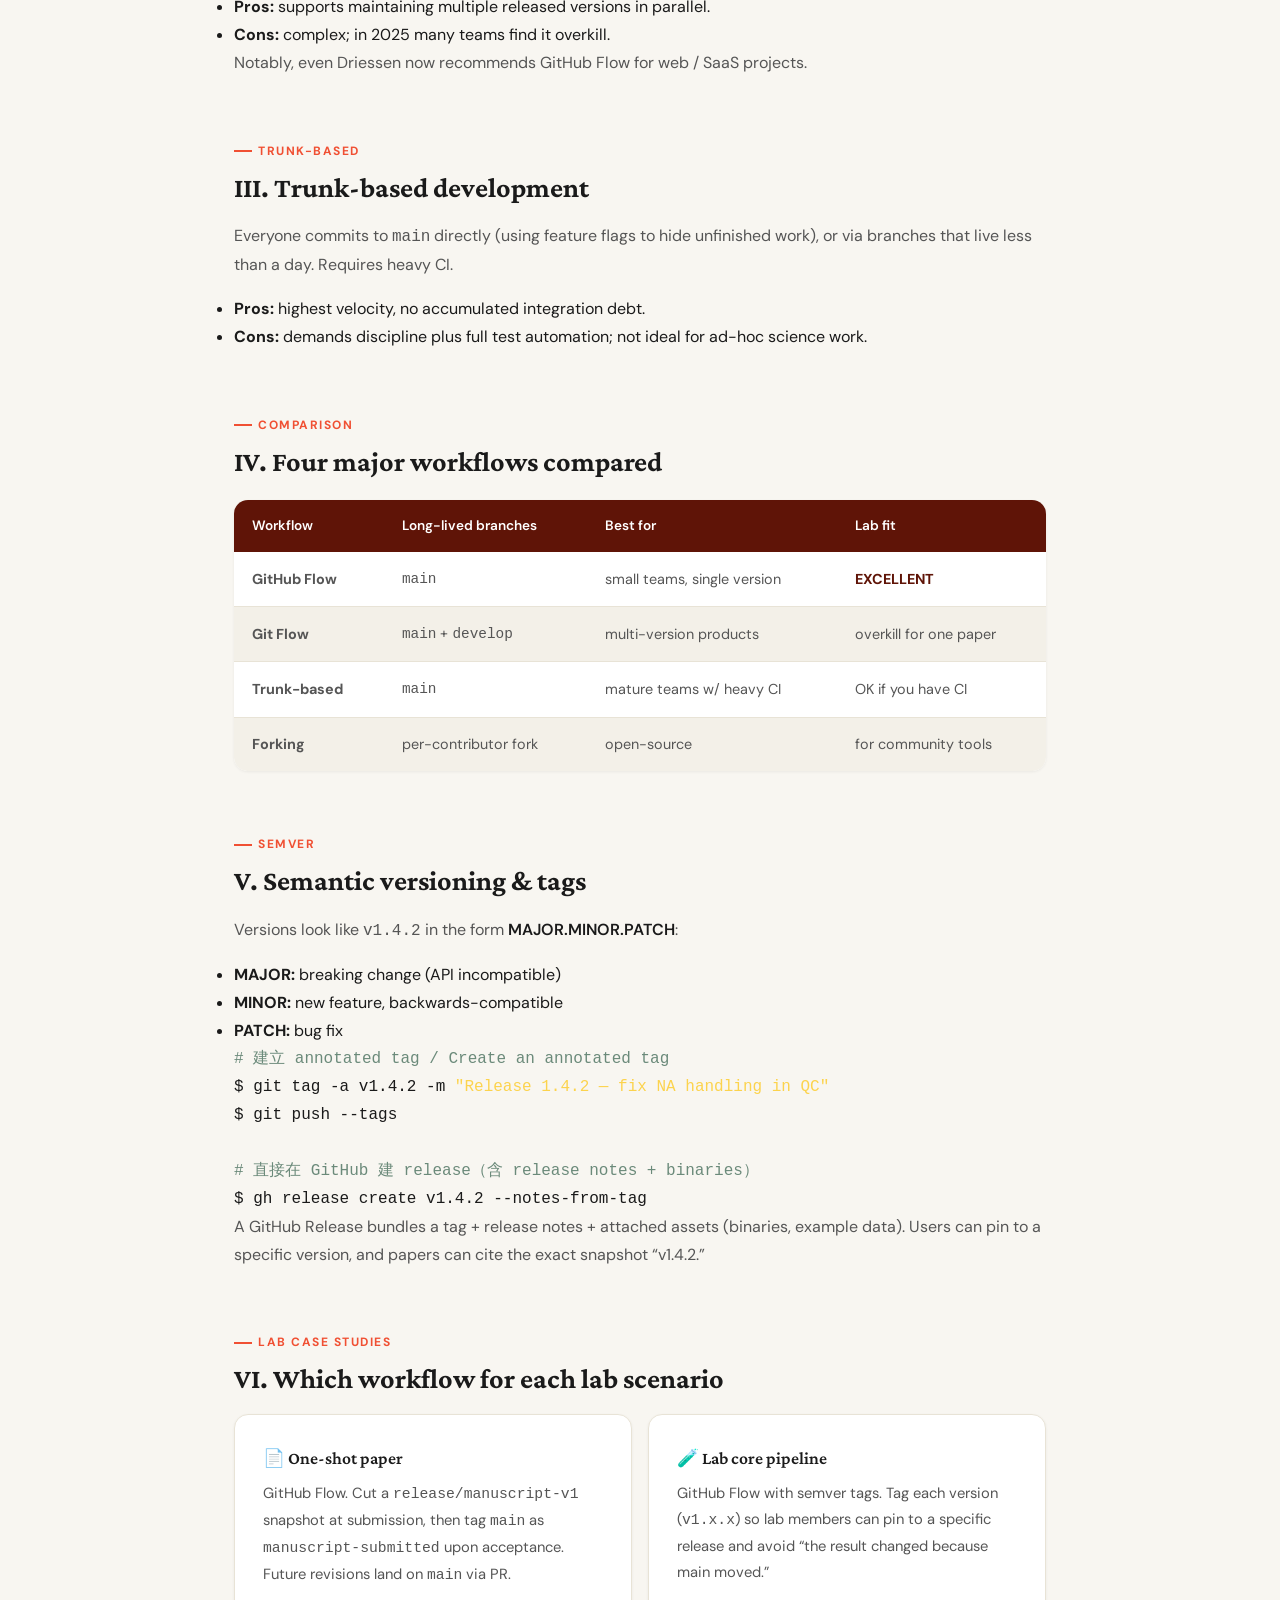
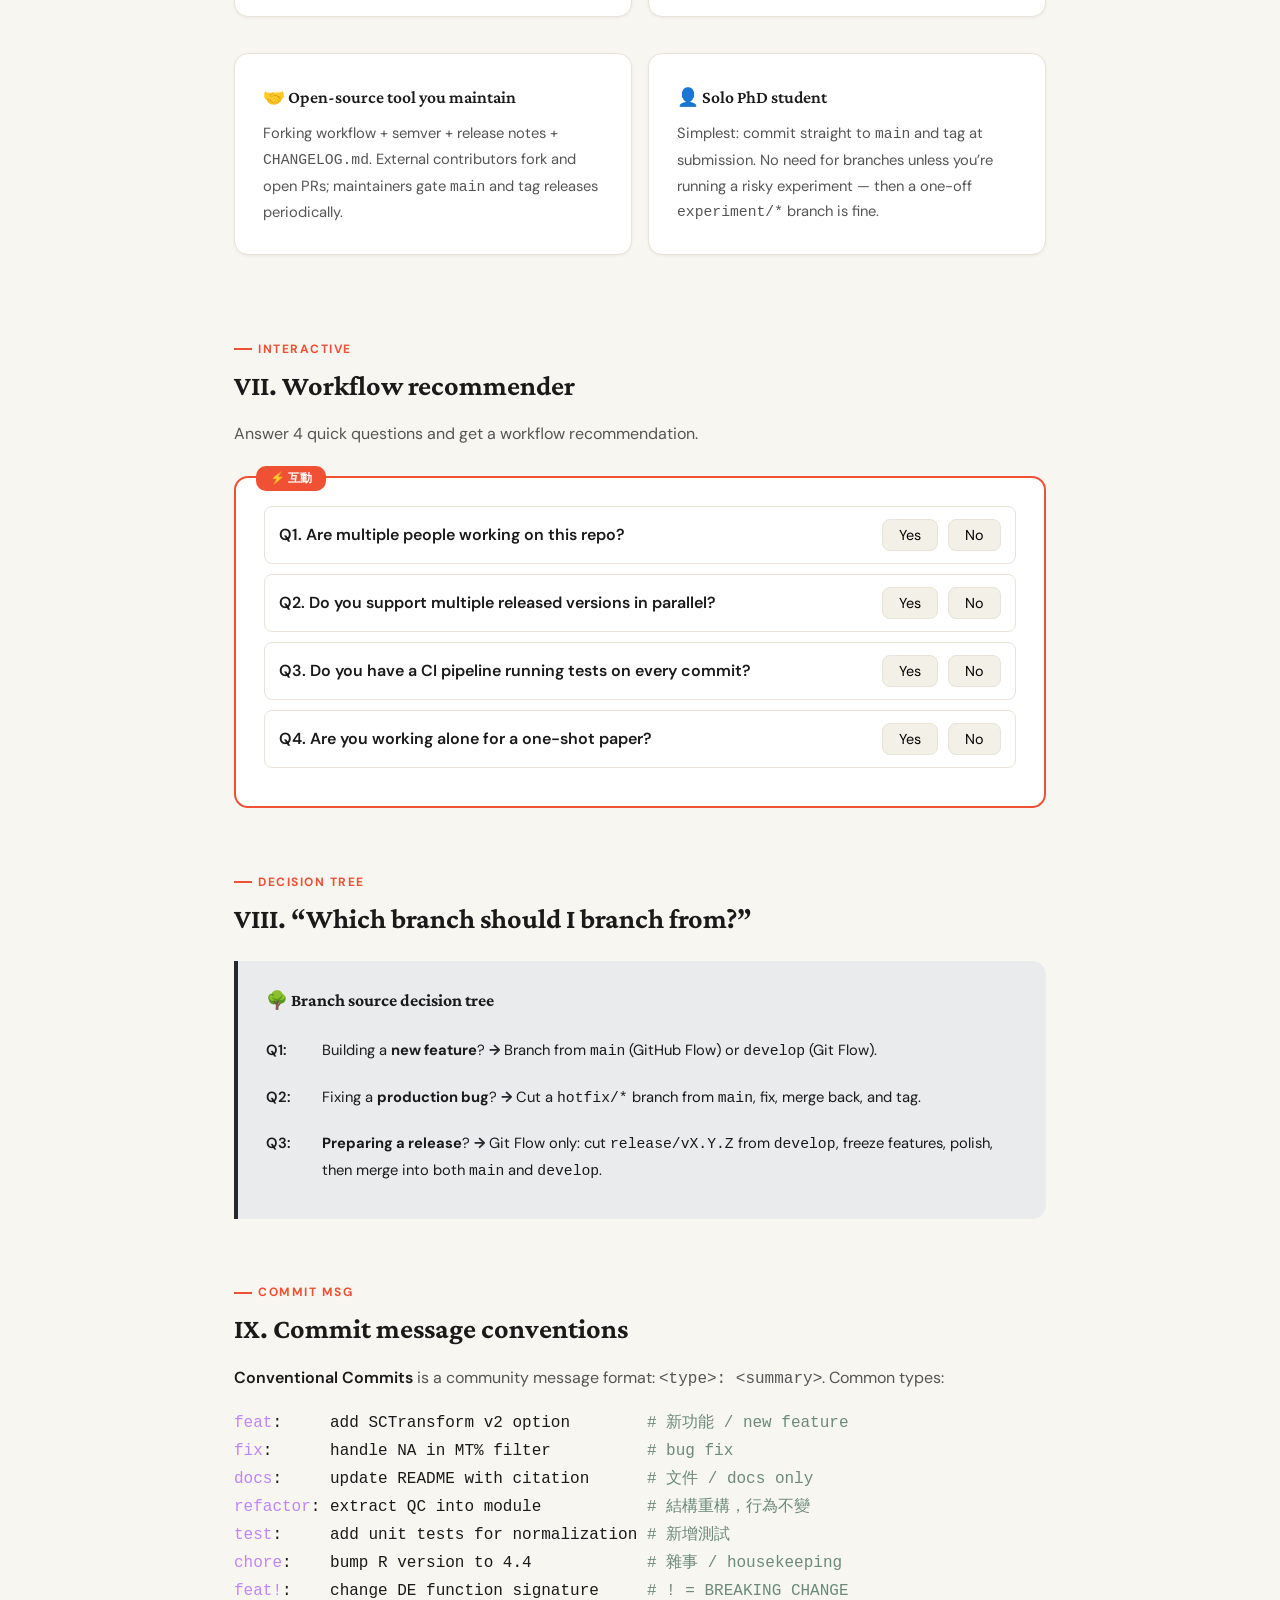
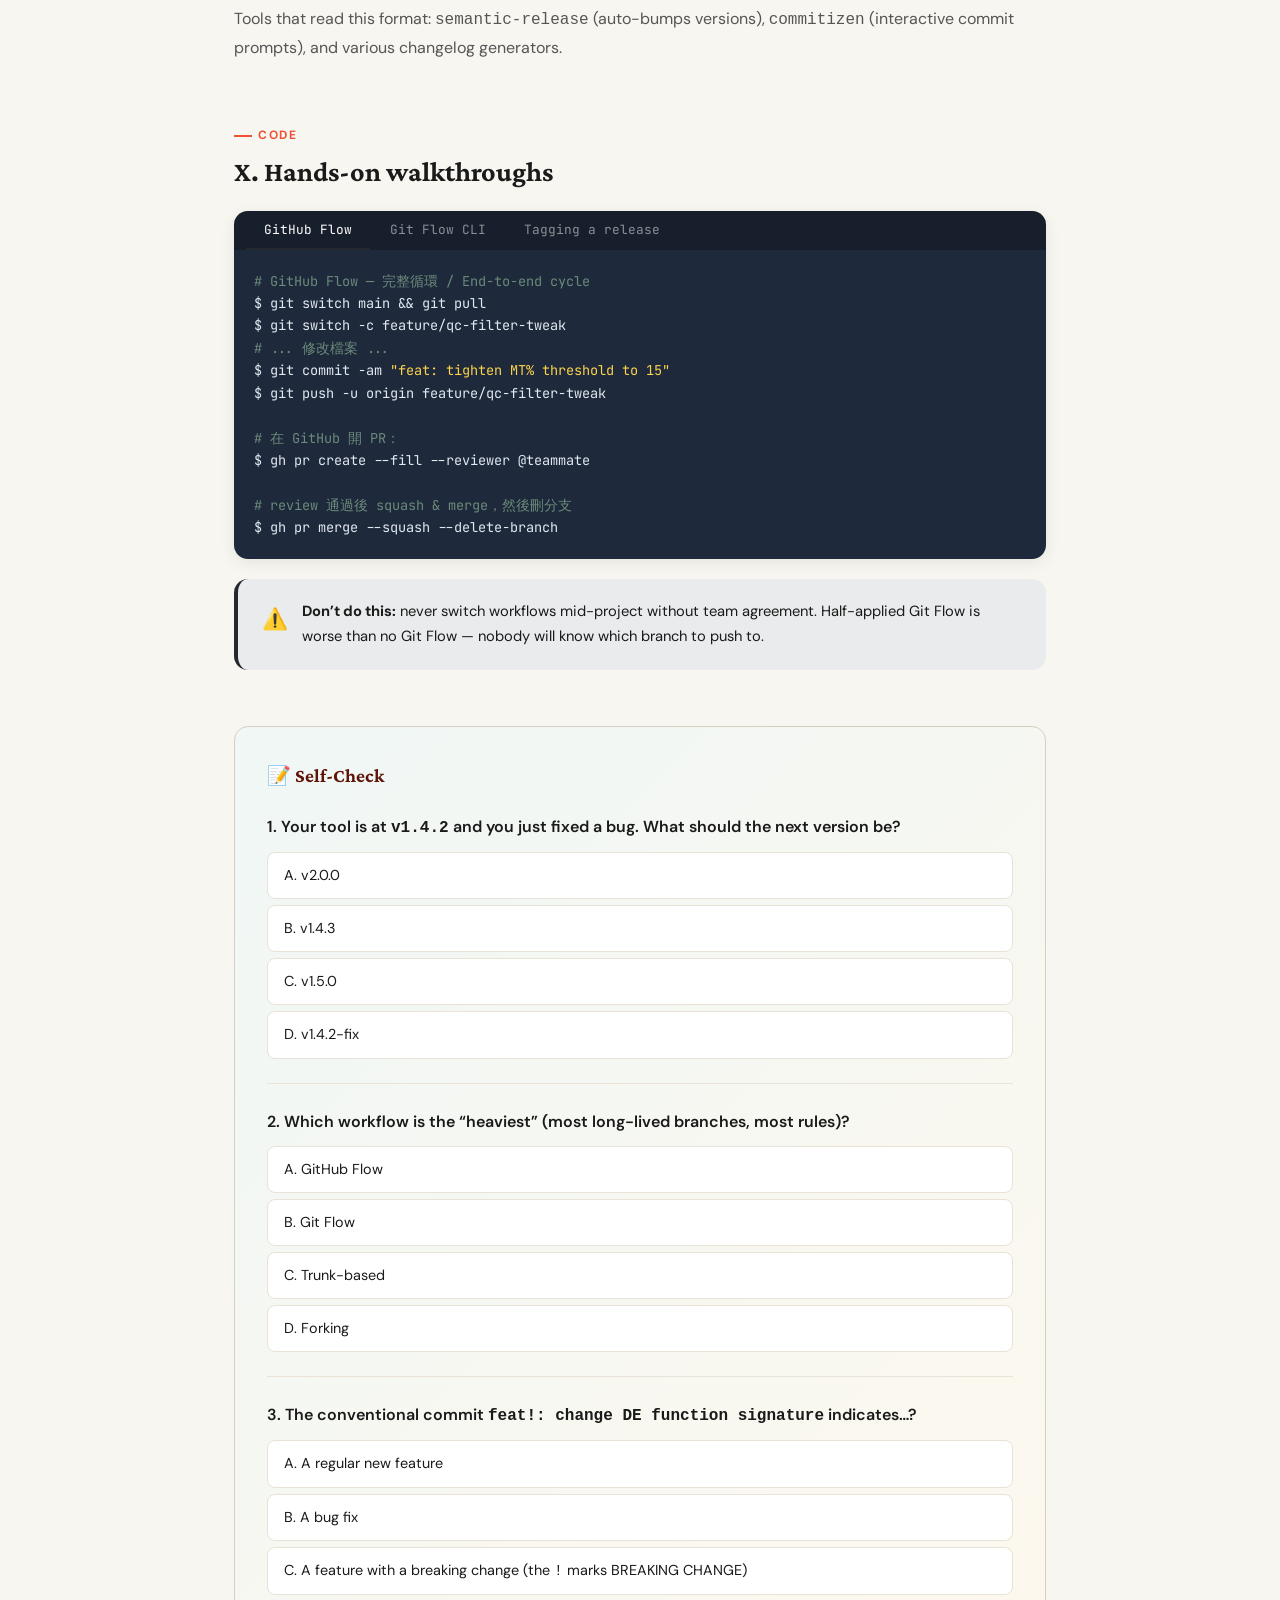
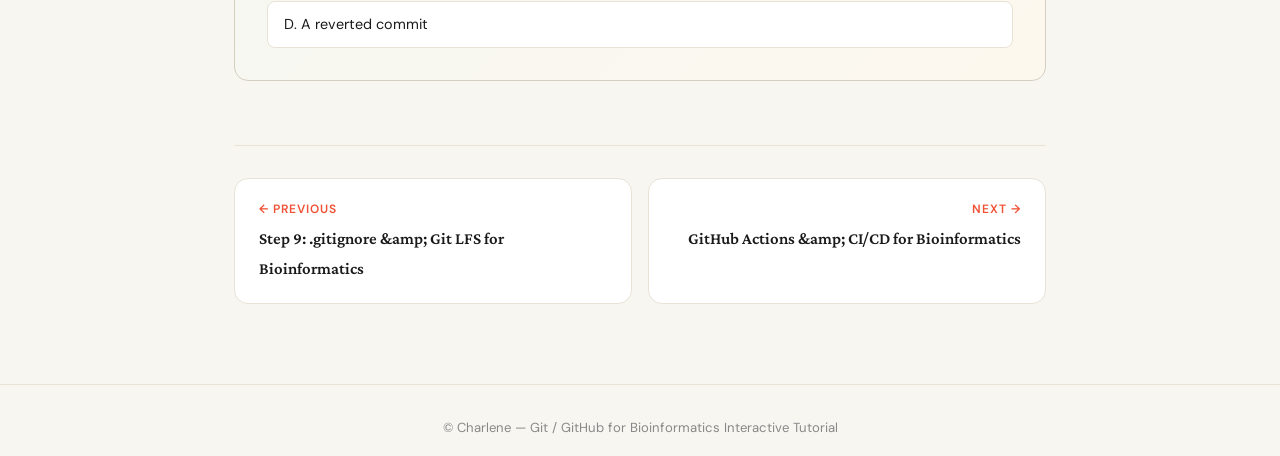
<file: workflows.html>
<!DOCTYPE html><html lang="zh-Hant"><head><meta charset="UTF-8"><meta name="viewport" content="width=device-width,initial-scale=1.0">
<title>Git Workflows — Git Tutorial</title>
<link rel="stylesheet" href="styles.css">
</head><body>
<nav class="top-nav"><div class="top-nav-inner">
  <a href="index.html" class="top-nav-brand"><span>🌿</span> <span data-zh="Git / GitHub 教學" data-en="Git / GitHub Tutorial">Git / GitHub 教學</span></a>
  <ul class="top-nav-links">
    <li><a href="setup.html">Setup</a></li><li><a href="repo-basics.html">Repo</a></li><li><a href="inspecting.html">Inspect</a></li><li><a href="undoing.html">Undo</a></li><li><a href="branching.html">Branch</a></li><li><a href="merge-rebase.html">Merge</a></li><li><a href="remotes.html">Remote</a></li><li><a href="collaboration.html">PR</a></li><li><a href="gitignore-lfs.html">LFS</a></li><li><a href="workflows.html" class="active">Flow</a></li><li><a href="actions.html">Actions</a></li><li><a href="reproducibility.html">Repro</a></li>
    <li><a href="references/index.html" data-zh="📚 參考資料" data-en="📚 References">📚 參考資料</a></li>
  </ul>
</div></nav>
<div class="progress-bar-container"><div class="progress-bar" id="progressBar"></div></div>
<header class="page-hero"><div class="step-badge">ADVANCED 1 / 3</div>
<h1 data-zh="Git 工作流程 (Git Workflows)" data-en="Git Workflows">Git 工作流程 (Git Workflows)</h1>
<p class="subtitle" data-lang="zh">同樣的 Git 指令，可以編出完全不同的舞步——選對工作流程，整個團隊都會輕鬆。</p>
<p class="subtitle" data-lang="en">The same Git commands can be choreographed in very different ways — picking the right workflow saves arguments and reduces merge pain.</p>
</header>
<main class="content-wrap">

<!-- ===== Section 1: Overview ===== -->
<section class="section">
<div class="section-label" data-zh="概覽" data-en="OVERVIEW">概覽</div>
<h2 data-zh="什麼是「工作流程」？" data-en="What is a “workflow”?">什麼是「工作流程」？</h2>
<div data-lang="zh">
<p>「工作流程」其實是<strong>一種團隊約定</strong>——大家如何使用分支、什麼時候 merge、怎麼發 release。底層的 Git 指令都一樣（<code>branch</code> / <code>merge</code> / <code>tag</code>），差別在<em>編舞</em>：分支怎麼命名？誰能 push 到 main？release 從哪條分支切？</p>
<p>選對工作流程，可以省下無數次「為什麼你直接 push 到 main？」的爭執，並大幅降低 merge 衝突。本頁介紹三種主流模式、語意化版本與 conventional commits，再給你一個「工作流程推薦器」。</p>
</div>
<div data-lang="en">
<p>A “workflow” is really a <strong>team convention</strong> — how you all agree to use branches, when to merge, how to ship releases. The underlying Git commands (<code>branch</code> / <code>merge</code> / <code>tag</code>) are identical across workflows; what differs is the <em>choreography</em>: branch naming, who can push to main, where releases get cut.</p>
<p>Picking the right one saves countless “why did you push straight to main?” arguments and reduces merge pain. This page covers three mainstream models, semantic versioning, and conventional commits — plus an interactive recommender at the end.</p>
</div>
<div class="callout tip"><span class="callout-icon">💡</span><div>
<span data-lang="zh"><strong>核心提醒：</strong>對 95% 的生資實驗室專案來說，<strong>GitHub Flow + semantic versioning</strong> 已經夠用。不要過度工程。</span>
<span data-lang="en"><strong>Key takeaway:</strong> for 95% of bioinformatics lab projects, <strong>GitHub Flow + semantic versioning</strong> is enough. Don’t over-engineer.</span>
</div></div>
</section>

<!-- ===== Section 2: GitHub Flow ===== -->
<section class="section">
<div class="section-label" data-zh="GITHUB FLOW" data-en="GITHUB FLOW">GITHUB FLOW</div>
<h2 data-zh="一、GitHub Flow（最簡單）" data-en="I. GitHub Flow (the simplest)">一、GitHub Flow（最簡單）</h2>
<div data-lang="zh">
<p>只有一條長期分支 <code>main</code>，永遠保持可部署狀態。每個改動都是<strong>短命分支</strong>：從 main 切 → commit → push → 開 PR → review → merge → 刪分支。</p>
<ul>
<li><strong>優點：</strong>簡單、易懂、適合持續部署。</li>
<li><strong>缺點：</strong>無法同時維護多個已釋出版本。</li>
<li><strong>最適合：</strong>網頁 app、單一版本工具、絕大多數的實驗室專案。</li>
</ul>
</div>
<div data-lang="en">
<p>One long-lived branch — <code>main</code> — always deployable. Every change is a <strong>short-lived branch</strong>: branch from main → commit → push → open PR → review → merge → delete the branch.</p>
<ul>
<li><strong>Pros:</strong> simple, easy to teach, great for continuous deployment.</li>
<li><strong>Cons:</strong> can’t maintain multiple released versions in parallel.</li>
<li><strong>Best for:</strong> web apps, single-version tools, and most lab projects.</li>
</ul>
</div>
<pre><span class="comment"># GitHub Flow 典型循環 / Typical GitHub Flow cycle</span>
$ git switch -c feature/sctransform-v2 main
$ <span class="comment"># ... 編輯、測試 ...</span>
$ git commit -am <span class="str">"feat: add SCTransform v2 option"</span>
$ git push -u origin feature/sctransform-v2
<span class="comment"># 在 GitHub 開 PR → review → squash &amp; merge → delete branch</span>
</pre>
</section>

<!-- ===== Section 3: Git Flow ===== -->
<section class="section">
<div class="section-label" data-zh="GIT FLOW" data-en="GIT FLOW">GIT FLOW</div>
<h2 data-zh="二、Git Flow（重量級）" data-en="II. Git Flow (heavyweight)">二、Git Flow（重量級）</h2>
<div data-lang="zh">
<p>由 Vincent Driessen 在 2010 年提出。兩條長期分支：</p>
<ul>
<li><code>main</code>——只放<strong>已釋出</strong>的正式版（每個 commit 都對應一個 tag）。</li>
<li><code>develop</code>——日常開發整合分支。</li>
</ul>
<p>加上三類短命分支：<code>feature/*</code>（從 develop 切）、<code>release/*</code>（準備發版）、<code>hotfix/*</code>（修 production bug，從 main 切）。</p>
<ul>
<li><strong>優點：</strong>支援多版本平行維護。</li>
<li><strong>缺點：</strong>複雜，2025 年多數團隊覺得殺雞用牛刀。</li>
</ul>
<p>有趣的是，連 Driessen 本人現在都建議：網頁/SaaS 類專案改用 GitHub Flow 就好。</p>
</div>
<div data-lang="en">
<p>Popularized by Vincent Driessen in 2010. Two long-lived branches:</p>
<ul>
<li><code>main</code> — only tagged <strong>production releases</strong> live here.</li>
<li><code>develop</code> — daily integration branch.</li>
</ul>
<p>Plus three short-lived branch types: <code>feature/*</code> (cut from develop), <code>release/*</code> (preparing a version), <code>hotfix/*</code> (fixing a production bug, cut from main).</p>
<ul>
<li><strong>Pros:</strong> supports maintaining multiple released versions in parallel.</li>
<li><strong>Cons:</strong> complex; in 2025 many teams find it overkill.</li>
</ul>
<p>Notably, even Driessen now recommends GitHub Flow for web / SaaS projects.</p>
</div>
</section>

<!-- ===== Section 4: Trunk-based ===== -->
<section class="section">
<div class="section-label" data-zh="TRUNK-BASED" data-en="TRUNK-BASED">TRUNK-BASED</div>
<h2 data-zh="三、Trunk-based 開發" data-en="III. Trunk-based development">三、Trunk-based 開發</h2>
<div data-lang="zh">
<p>所有人直接 commit 到 <code>main</code>（用 feature flags 隱藏未完成功能），或只開<strong>不到一天</strong>的超短命分支。需要重度 CI 把關。</p>
<ul>
<li><strong>優點：</strong>速度最快、沒有累積的「整合債」。</li>
<li><strong>缺點：</strong>需要紀律 + 完整自動化測試；對 ad-hoc 科研工作不適合。</li>
</ul>
</div>
<div data-lang="en">
<p>Everyone commits to <code>main</code> directly (using feature flags to hide unfinished work), or via branches that live less than a day. Requires heavy CI.</p>
<ul>
<li><strong>Pros:</strong> highest velocity, no accumulated integration debt.</li>
<li><strong>Cons:</strong> demands discipline plus full test automation; not ideal for ad-hoc science work.</li>
</ul>
</div>
</section>

<!-- ===== Section 5: Comparison ===== -->
<section class="section">
<div class="section-label" data-zh="比較" data-en="COMPARISON">比較</div>
<h2 data-zh="四、四種主要工作流程比較" data-en="IV. Four major workflows compared">四、四種主要工作流程比較</h2>
<table class="comp-table">
<thead><tr>
<th data-zh="工作流程" data-en="Workflow">工作流程</th>
<th data-zh="長期分支" data-en="Long-lived branches">長期分支</th>
<th data-zh="最適合" data-en="Best for">最適合</th>
<th data-zh="實驗室適用度" data-en="Lab fit">實驗室適用度</th>
</tr></thead>
<tbody>
<tr><td><strong>GitHub Flow</strong></td><td><code>main</code></td><td data-lang="zh">小團隊、單一版本</td><td data-lang="en">small teams, single version</td><td><strong style="color:var(--c-accent-dark)">EXCELLENT</strong></td></tr>
<tr><td><strong>Git Flow</strong></td><td><code>main</code> + <code>develop</code></td><td data-lang="zh">多版本產品</td><td data-lang="en">multi-version products</td><td data-lang="zh">寫一篇 paper 用不到</td><td data-lang="en">overkill for one paper</td></tr>
<tr><td><strong>Trunk-based</strong></td><td><code>main</code></td><td data-lang="zh">有完整 CI 的成熟團隊</td><td data-lang="en">mature teams w/ heavy CI</td><td data-lang="zh">有 CI 才考慮</td><td data-lang="en">OK if you have CI</td></tr>
<tr><td><strong>Forking</strong></td><td data-lang="zh">每位貢獻者一個 fork</td><td data-lang="en">per-contributor fork</td><td data-lang="zh">開源專案</td><td data-lang="en">open-source</td><td data-lang="zh">維護社群工具時</td><td data-lang="en">for community tools</td></tr>
</tbody></table>
</section>

<!-- ===== Section 6: Semver ===== -->
<section class="section">
<div class="section-label" data-zh="SEMVER" data-en="SEMVER">SEMVER</div>
<h2 data-zh="五、語意化版本與 tag" data-en="V. Semantic versioning &amp; tags">五、語意化版本與 tag</h2>
<div data-lang="zh">
<p>軟體版本長得像 <code>v1.4.2</code>，格式為 <strong>MAJOR.MINOR.PATCH</strong>：</p>
<ul>
<li><strong>MAJOR：</strong>破壞性更新（API 不相容）</li>
<li><strong>MINOR：</strong>新增功能、向下相容</li>
<li><strong>PATCH：</strong>bug fix</li>
</ul>
</div>
<div data-lang="en">
<p>Versions look like <code>v1.4.2</code> in the form <strong>MAJOR.MINOR.PATCH</strong>:</p>
<ul>
<li><strong>MAJOR:</strong> breaking change (API incompatible)</li>
<li><strong>MINOR:</strong> new feature, backwards-compatible</li>
<li><strong>PATCH:</strong> bug fix</li>
</ul>
</div>
<pre><span class="comment"># 建立 annotated tag / Create an annotated tag</span>
$ git tag -a v1.4.2 -m <span class="str">"Release 1.4.2 — fix NA handling in QC"</span>
$ git push --tags

<span class="comment"># 直接在 GitHub 建 release（含 release notes + binaries）</span>
$ gh release create v1.4.2 --notes-from-tag
</pre>
<div data-lang="zh"><p>GitHub Releases 把 tag + release notes + 附件（binaries / 範例資料）綁在一起，使用者可以 pin 到特定版本，paper 也能引用「v1.4.2」這個確切的快照。</p></div>
<div data-lang="en"><p>A GitHub Release bundles a tag + release notes + attached assets (binaries, example data). Users can pin to a specific version, and papers can cite the exact snapshot “v1.4.2.”</p></div>
</section>

<!-- ===== Section 7: Lab case studies ===== -->
<section class="section">
<div class="section-label" data-zh="LAB CASE STUDIES" data-en="LAB CASE STUDIES">LAB CASE STUDIES</div>
<h2 data-zh="六、實驗室常見場景該選哪個" data-en="VI. Which workflow for each lab scenario">六、實驗室常見場景該選哪個</h2>
<div class="card-grid cols-2">
<div class="card"><h4>📄 <span data-zh="一次性論文專案" data-en="One-shot paper">一次性論文專案</span></h4>
<div data-lang="zh"><p>GitHub Flow。投稿時切一個 <code>release/manuscript-v1</code> 凍結快照；被接受後在 <code>main</code> 打 tag <code>manuscript-submitted</code>。後續 revision 直接回 <code>main</code> 開 PR。</p></div>
<div data-lang="en"><p>GitHub Flow. Cut a <code>release/manuscript-v1</code> snapshot at submission, then tag <code>main</code> as <code>manuscript-submitted</code> upon acceptance. Future revisions land on <code>main</code> via PR.</p></div>
</div>
<div class="card"><h4>🧪 <span data-zh="實驗室核心 pipeline" data-en="Lab core pipeline">實驗室核心 pipeline</span></h4>
<div data-lang="zh"><p>GitHub Flow + semver tag。每個版本 tag 一個 <code>v1.x.x</code>，組員可以 pin 到指定版本跑分析，避免 main 改動造成「重跑結果不一致」。</p></div>
<div data-lang="en"><p>GitHub Flow with semver tags. Tag each version (<code>v1.x.x</code>) so lab members can pin to a specific release and avoid “the result changed because main moved.”</p></div>
</div>
<div class="card"><h4>🤝 <span data-zh="維護開源工具" data-en="Open-source tool you maintain">維護開源工具</span></h4>
<div data-lang="zh"><p>Forking workflow + semver + release notes + <code>CHANGELOG.md</code>。外部貢獻者 fork 後開 PR；維護者控制 main，定期打 tag。</p></div>
<div data-lang="en"><p>Forking workflow + semver + release notes + <code>CHANGELOG.md</code>. External contributors fork and open PRs; maintainers gate <code>main</code> and tag releases periodically.</p></div>
</div>
<div class="card"><h4>👤 <span data-zh="單兵作戰的博班生" data-en="Solo PhD student">單兵作戰的博班生</span></h4>
<div data-lang="zh"><p>最簡單：直接 commit 到 <code>main</code>，投稿時打一個 tag。沒必要開分支，除非要做高風險實驗（這時再開 <code>experiment/*</code> 分支）。</p></div>
<div data-lang="en"><p>Simplest: commit straight to <code>main</code> and tag at submission. No need for branches unless you’re running a risky experiment — then a one-off <code>experiment/*</code> branch is fine.</p></div>
</div>
</div>
</section>

<!-- ===== Section 8: Interactive — Workflow recommender ===== -->
<section class="section">
<div class="section-label" data-zh="INTERACTIVE" data-en="INTERACTIVE">INTERACTIVE</div>
<h2 data-zh="七、工作流程推薦器" data-en="VII. Workflow recommender">七、工作流程推薦器</h2>
<div data-lang="zh"><p>回答 4 個問題，告訴你最該採用哪一種工作流程。</p></div>
<div data-lang="en"><p>Answer 4 quick questions and get a workflow recommendation.</p></div>
<div id="wfRecommender" class="interactive-panel">
  <div class="wf-q" data-q="q1"><div class="wf-qtext" data-zh="Q1. 這個 repo 有多人協作嗎？" data-en="Q1. Are multiple people working on this repo?">Q1. 這個 repo 有多人協作嗎？</div>
    <button class="wf-opt" data-v="y" data-zh="是" data-en="Yes">是</button><button class="wf-opt" data-v="n" data-zh="否" data-en="No">否</button></div>
  <div class="wf-q" data-q="q2"><div class="wf-qtext" data-zh="Q2. 你需要同時維護多個已釋出版本嗎？" data-en="Q2. Do you support multiple released versions in parallel?">Q2. 你需要同時維護多個已釋出版本嗎？</div>
    <button class="wf-opt" data-v="y" data-zh="是" data-en="Yes">是</button><button class="wf-opt" data-v="n" data-zh="否" data-en="No">否</button></div>
  <div class="wf-q" data-q="q3"><div class="wf-qtext" data-zh="Q3. 每次 commit 都有 CI 自動跑測試嗎？" data-en="Q3. Do you have a CI pipeline running tests on every commit?">Q3. 每次 commit 都有 CI 自動跑測試嗎？</div>
    <button class="wf-opt" data-v="y" data-zh="是" data-en="Yes">是</button><button class="wf-opt" data-v="n" data-zh="否" data-en="No">否</button></div>
  <div class="wf-q" data-q="q4"><div class="wf-qtext" data-zh="Q4. 你是單兵作戰的 one-shot paper 嗎？" data-en="Q4. Are you working alone for a one-shot paper?">Q4. 你是單兵作戰的 one-shot paper 嗎？</div>
    <button class="wf-opt" data-v="y" data-zh="是" data-en="Yes">是</button><button class="wf-opt" data-v="n" data-zh="否" data-en="No">否</button></div>
  <div id="wfResult" class="wf-result"></div>
</div>
</section>

<!-- ===== Section 9: Decision tree ===== -->
<section class="section">
<div class="section-label" data-zh="DECISION TREE" data-en="DECISION TREE">DECISION TREE</div>
<h2 data-zh="八、「我該從哪條分支切？」決策樹" data-en="VIII. “Which branch should I branch from?”">八、「我該從哪條分支切？」決策樹</h2>
<div class="decision-tree">
<h4>🌳 <span data-zh="分支起點決策樹" data-en="Branch source decision tree">分支起點決策樹</span></h4>
<div data-lang="zh">
<div class="dt-node"><span class="dt-q">Q1:</span><div>要做<strong>新功能</strong>？<span class="dt-arrow">→</span> 從 <code>main</code>（GitHub Flow）或 <code>develop</code>（Git Flow）切。</div></div>
<div class="dt-node"><span class="dt-q">Q2:</span><div>要<strong>修 production bug</strong>？<span class="dt-arrow">→</span> 從 <code>main</code> 切 <code>hotfix/*</code> 分支，修完合回 main 並打 tag。</div></div>
<div class="dt-node"><span class="dt-q">Q3:</span><div>要<strong>準備發版</strong>？<span class="dt-arrow">→</span> 僅 Git Flow：從 <code>develop</code> 切 <code>release/vX.Y.Z</code>，凍結功能、修最後 bug 後合進 main + develop。</div></div>
</div>
<div data-lang="en">
<div class="dt-node"><span class="dt-q">Q1:</span><div>Building a <strong>new feature</strong>? <span class="dt-arrow">→</span> Branch from <code>main</code> (GitHub Flow) or <code>develop</code> (Git Flow).</div></div>
<div class="dt-node"><span class="dt-q">Q2:</span><div>Fixing a <strong>production bug</strong>? <span class="dt-arrow">→</span> Cut a <code>hotfix/*</code> branch from <code>main</code>, fix, merge back, and tag.</div></div>
<div class="dt-node"><span class="dt-q">Q3:</span><div><strong>Preparing a release</strong>? <span class="dt-arrow">→</span> Git Flow only: cut <code>release/vX.Y.Z</code> from <code>develop</code>, freeze features, polish, then merge into both <code>main</code> and <code>develop</code>.</div></div>
</div>
</div>
</section>

<!-- ===== Section 10: Conventional commits ===== -->
<section class="section">
<div class="section-label" data-zh="COMMIT MSG" data-en="COMMIT MSG">COMMIT MSG</div>
<h2 data-zh="九、Commit message 慣例（Conventional Commits）" data-en="IX. Commit message conventions">九、Commit message 慣例</h2>
<div data-lang="zh"><p><strong>Conventional Commits</strong> 是一種社群約定的訊息格式：<code>&lt;type&gt;: &lt;summary&gt;</code>。常見 type：</p></div>
<div data-lang="en"><p><strong>Conventional Commits</strong> is a community message format: <code>&lt;type&gt;: &lt;summary&gt;</code>. Common types:</p></div>
<pre><span class="kw">feat</span>:     add SCTransform v2 option        <span class="comment"># 新功能 / new feature</span>
<span class="kw">fix</span>:      handle NA in MT% filter          <span class="comment"># bug fix</span>
<span class="kw">docs</span>:     update README with citation      <span class="comment"># 文件 / docs only</span>
<span class="kw">refactor</span>: extract QC into module           <span class="comment"># 結構重構，行為不變</span>
<span class="kw">test</span>:     add unit tests for normalization <span class="comment"># 新增測試</span>
<span class="kw">chore</span>:    bump R version to 4.4            <span class="comment"># 雜事 / housekeeping</span>
<span class="kw">feat!</span>:    change DE function signature     <span class="comment"># ! = BREAKING CHANGE</span>
</pre>
<div data-lang="zh"><p>讀得懂這格式的工具：<code>semantic-release</code>（自動 bump 版本）、<code>commitizen</code>（互動式輸入 commit）、各種 changelog generator。</p></div>
<div data-lang="en"><p>Tools that read this format: <code>semantic-release</code> (auto-bumps versions), <code>commitizen</code> (interactive commit prompts), and various changelog generators.</p></div>
</section>

<!-- ===== Section 11: Code tabs ===== -->
<section class="section">
<div class="section-label" data-zh="完整程式碼" data-en="CODE">完整程式碼</div>
<h2 data-zh="十、實際操作範例" data-en="X. Hands-on walkthroughs">十、實際操作範例</h2>
<div class="code-tabs"><div class="code-tab-btns">
  <button class="code-tab-btn active" onclick="switchTab(this,'wfGh')">GitHub Flow</button>
  <button class="code-tab-btn" onclick="switchTab(this,'wfGf')">Git Flow CLI</button>
  <button class="code-tab-btn" onclick="switchTab(this,'wfTag')">Tagging a release</button>
</div>
<div class="code-tab-content active" id="wfGh"><pre><span class="comment"># GitHub Flow — 完整循環 / End-to-end cycle</span>
$ git switch main &amp;&amp; git pull
$ git switch -c feature/qc-filter-tweak
<span class="comment"># ... 修改檔案 ...</span>
$ git commit -am <span class="str">"feat: tighten MT% threshold to 15"</span>
$ git push -u origin feature/qc-filter-tweak

<span class="comment"># 在 GitHub 開 PR：</span>
$ gh pr create --fill --reviewer @teammate

<span class="comment"># review 通過後 squash &amp; merge，然後刪分支</span>
$ gh pr merge --squash --delete-branch</pre></div>

<div class="code-tab-content" id="wfGf"><pre><span class="comment"># 使用 git flow CLI extension</span>
$ brew install git-flow-avh         <span class="comment"># macOS</span>
$ sudo apt install git-flow         <span class="comment"># Ubuntu</span>

$ git flow init -d                  <span class="comment"># 接受預設（main + develop）</span>

<span class="comment"># 開新 feature（從 develop 切）</span>
$ git flow feature start sctransform-v2
$ <span class="comment"># ... 編輯、commit ...</span>
$ git flow feature finish sctransform-v2   <span class="comment"># 合回 develop 並刪分支</span>

<span class="comment"># 準備發版</span>
$ git flow release start 1.4.0
$ <span class="comment"># ... 修 release-blocker、改 version 字串 ...</span>
$ git flow release finish 1.4.0     <span class="comment"># 合進 main + develop + 自動 tag</span>
$ git push --all &amp;&amp; git push --tags</pre></div>

<div class="code-tab-content" id="wfTag"><pre><span class="comment"># 1. 建立 annotated tag（推薦，含作者與日期）</span>
$ git tag -a v1.4.2 -m <span class="str">"Release 1.4.2 — fix NA in QC"</span>

<span class="comment"># 2. 推送 tag 到遠端（注意：push 預設不會帶 tag）</span>
$ git push origin v1.4.2
<span class="comment"># 或一次推全部 tag：</span>
$ git push --tags

<span class="comment"># 3. 在 GitHub 建 release（從 tag 自動帶 notes）</span>
$ gh release create v1.4.2 --notes-from-tag

<span class="comment"># 4. 附加二進位檔 / Attach binaries</span>
$ gh release upload v1.4.2 ./dist/my-tool-v1.4.2.tar.gz

<span class="comment"># 5. 查看所有 tag</span>
$ git tag --list <span class="str">"v*"</span> --sort=-v:refname | head</pre></div>
</div>

<div class="callout warn"><span class="callout-icon">⚠️</span><div>
<span data-lang="zh"><strong>禁忌：</strong>不要在專案進行到一半時，未經團隊同意就切換工作流程。「半套 Git Flow」比「沒 Git Flow」還糟糕——大家會搞不清楚該往哪條分支 push。</span>
<span data-lang="en"><strong>Don’t do this:</strong> never switch workflows mid-project without team agreement. Half-applied Git Flow is worse than no Git Flow — nobody will know which branch to push to.</span>
</div></div>
</section>

<!-- ===== Section 12: Quiz ===== -->
<section class="quiz-section">
<h3>📝 <span data-zh="自我檢測" data-en="Self-Check">自我檢測</span></h3>
<div class="quiz-q" data-answer="1">
<p data-lang="zh">1. 你的工具現在是 <code>v1.4.2</code>，剛修了一個 bug，下一個版本號該是？</p>
<p data-lang="en">1. Your tool is at <code>v1.4.2</code> and you just fixed a bug. What should the next version be?</p>
<div class="quiz-options">
<div class="quiz-opt" data-idx="0"><span data-lang="zh">A. v2.0.0</span><span data-lang="en">A. v2.0.0</span></div>
<div class="quiz-opt" data-idx="1"><span data-lang="zh">B. v1.4.3</span><span data-lang="en">B. v1.4.3</span></div>
<div class="quiz-opt" data-idx="2"><span data-lang="zh">C. v1.5.0</span><span data-lang="en">C. v1.5.0</span></div>
<div class="quiz-opt" data-idx="3"><span data-lang="zh">D. v1.4.2-fix</span><span data-lang="en">D. v1.4.2-fix</span></div>
</div><div class="quiz-feedback" id="fb1"></div></div>

<div class="quiz-q" data-answer="1">
<p data-lang="zh">2. 下列哪個工作流程「最重」（長期分支最多、規則最多）？</p>
<p data-lang="en">2. Which workflow is the “heaviest” (most long-lived branches, most rules)?</p>
<div class="quiz-options">
<div class="quiz-opt" data-idx="0"><span data-lang="zh">A. GitHub Flow</span><span data-lang="en">A. GitHub Flow</span></div>
<div class="quiz-opt" data-idx="1"><span data-lang="zh">B. Git Flow</span><span data-lang="en">B. Git Flow</span></div>
<div class="quiz-opt" data-idx="2"><span data-lang="zh">C. Trunk-based</span><span data-lang="en">C. Trunk-based</span></div>
<div class="quiz-opt" data-idx="3"><span data-lang="zh">D. Forking</span><span data-lang="en">D. Forking</span></div>
</div><div class="quiz-feedback" id="fb2"></div></div>

<div class="quiz-q" data-answer="2">
<p data-lang="zh">3. Conventional Commit 訊息 <code>feat!: change DE function signature</code> 代表？</p>
<p data-lang="en">3. The conventional commit <code>feat!: change DE function signature</code> indicates…?</p>
<div class="quiz-options">
<div class="quiz-opt" data-idx="0"><span data-lang="zh">A. 一個普通的新功能</span><span data-lang="en">A. A regular new feature</span></div>
<div class="quiz-opt" data-idx="1"><span data-lang="zh">B. 一個 bug fix</span><span data-lang="en">B. A bug fix</span></div>
<div class="quiz-opt" data-idx="2"><span data-lang="zh">C. 一個含破壞性變更的新功能（<code>!</code> 表示 BREAKING CHANGE）</span><span data-lang="en">C. A feature with a breaking change (the <code>!</code> marks BREAKING CHANGE)</span></div>
<div class="quiz-opt" data-idx="3"><span data-lang="zh">D. 一個已被撤回的 commit</span><span data-lang="en">D. A reverted commit</span></div>
</div><div class="quiz-feedback" id="fb3"></div></div>
</section>

<nav class="page-nav">
<a href="gitignore-lfs.html"><span class="nav-dir" data-zh="← 上一步" data-en="← Previous">← 上一步</span><span class="nav-title" data-zh="Step 9: .gitignore &amp;amp; Git LFS（生物資訊版）" data-en="Step 9: .gitignore &amp;amp; Git LFS for Bioinformatics">Step 9: .gitignore &amp; Git LFS（生物資訊版）</span></a>
<a href="actions.html"><span class="nav-dir" data-zh="下一步 →" data-en="Next →">下一步 →</span><span class="nav-title" data-zh="GitHub Actions &amp;amp; CI/CD（生物資訊版）" data-en="GitHub Actions &amp;amp; CI/CD for Bioinformatics">GitHub Actions &amp; CI/CD（生物資訊版）</span></a>
</nav>
</main>
<footer class="site-footer">© Charlene — Git / GitHub for Bioinformatics Interactive Tutorial</footer>
<script src="i18n.js"></script>
<style>
.wf-q{display:flex;flex-wrap:wrap;align-items:center;gap:10px;padding:12px 14px;border:1px solid var(--c-border-light);border-radius:var(--radius);margin-bottom:10px;background:var(--c-surface)}
.wf-qtext{flex:1 1 60%;font-weight:600;color:var(--c-ink)}
.wf-opt{background:var(--c-surface-alt);border:1px solid var(--c-border-light);border-radius:var(--radius);padding:6px 16px;font-family:inherit;cursor:pointer;transition:var(--transition);font-size:.9rem}
.wf-opt:hover{border-color:var(--c-accent);color:var(--c-accent-dark)}
.wf-opt.sel{background:var(--c-accent);color:#fff;border-color:var(--c-accent-dark)}
.wf-result{margin-top:14px;padding:18px 22px;border-radius:var(--radius);background:var(--c-surface-alt);border-left:4px solid var(--c-accent);min-height:60px;display:none}
.wf-result.show{display:block}
.wf-result h4{margin:0 0 6px;color:var(--c-accent-dark);font-size:1.1rem}
.wf-result p{margin:4px 0;font-size:.92rem;color:var(--c-ink)}
@media(max-width:680px){.wf-qtext{flex:1 1 100%}}
</style>
<script>
window.addEventListener('scroll',()=>{const h=document.documentElement;document.getElementById('progressBar').style.width=(h.scrollTop/(h.scrollHeight-h.clientHeight))*100+'%';});
function switchTab(b,id){const p=b.closest('.code-tabs');p.querySelectorAll('.code-tab-btn').forEach(x=>x.classList.remove('active'));p.querySelectorAll('.code-tab-content').forEach(x=>x.classList.remove('active'));b.classList.add('active');document.getElementById(id).classList.add('active');}

// Workflow recommender
const WF_ANS={q1:null,q2:null,q3:null,q4:null};
const WF_TXT={
  zh:{
    solo:{t:'👤 Just commit to main',r:'單兵作戰的一次性 paper 不需要分支；直接在 main 上 commit，投稿時打 tag 即可。'},
    gh:{t:'🟢 GitHub Flow',r:'多人協作、單一版本、沒有 CI 重度要求——這是 95% 實驗室專案的最佳選擇。一條 main + 短命 feature 分支 + PR 審查。'},
    gf:{t:'🟦 Git Flow',r:'需要同時維護多個釋出版本（例如還在支援 v1.x 同時開發 v2.x）——Git Flow 的 develop / release / hotfix 分支結構就是為此設計。'},
    tb:{t:'⚡ Trunk-based development',r:'有完整 CI、每次 commit 都自動測試——可以走 trunk-based，速度最快，沒有整合債。'}
  },
  en:{
    solo:{t:'👤 Just commit to main',r:'A solo one-shot paper needs no branches — commit straight to main and tag at submission.'},
    gh:{t:'🟢 GitHub Flow',r:'Multi-person, single version, no heavy CI requirement — the right pick for 95% of lab projects. One main + short-lived feature branches + PR review.'},
    gf:{t:'🟦 Git Flow',r:'You need multiple released versions in parallel (e.g., still supporting v1.x while developing v2.x). Git Flow’s develop/release/hotfix structure was built for this.'},
    tb:{t:'⚡ Trunk-based development',r:'With strong CI running tests on every commit, you can go trunk-based — maximum velocity with no integration debt.'}
  }
};
function wfDecide(){if(Object.values(WF_ANS).some(v=>v===null))return;let key='gh';if(WF_ANS.q4==='y'&&WF_ANS.q1==='n')key='solo';else if(WF_ANS.q2==='y')key='gf';else if(WF_ANS.q3==='y'&&WF_ANS.q1==='y')key='tb';else key='gh';const L=I18n.get();const o=WF_TXT[L][key];const el=document.getElementById('wfResult');el.classList.add('show');el.innerHTML='<h4>'+o.t+'</h4><p>'+o.r+'</p>';}
document.querySelectorAll('.wf-q').forEach(row=>{const q=row.dataset.q;row.querySelectorAll('.wf-opt').forEach(b=>{b.addEventListener('click',()=>{row.querySelectorAll('.wf-opt').forEach(x=>x.classList.remove('sel'));b.classList.add('sel');WF_ANS[q]=b.dataset.v;wfDecide();});});});
document.addEventListener('langchange',()=>{if(!Object.values(WF_ANS).some(v=>v===null))wfDecide();});

// Quiz
const QF={zh:{q1_y:'PATCH 用於 bug fix，1.4.2 → 1.4.3。',q1_n:'正確答案已標示。',q2_y:'Git Flow 同時有 main + develop 兩條長期分支，加上 release/hotfix。',q2_n:'正確答案已標示。',q3_y:'<code>!</code> 是 Conventional Commits 標示 BREAKING CHANGE 的捷徑。',q3_n:'正確答案已標示。'},en:{q1_y:'PATCH bump for a bug fix: 1.4.2 → 1.4.3.',q1_n:'Correct answer is highlighted.',q2_y:'Git Flow has two long-lived branches (main + develop) plus release/hotfix branches.',q2_n:'Correct answer is highlighted.',q3_y:'The <code>!</code> is the Conventional Commits shorthand for BREAKING CHANGE.',q3_n:'Correct answer is highlighted.'}};
document.querySelectorAll('.quiz-q').forEach((q,qi)=>{const ans=+q.dataset.answer;q.querySelectorAll('.quiz-opt').forEach(o=>{o.addEventListener('click',()=>{if(q.classList.contains('answered'))return;q.classList.add('answered');const fb=document.getElementById('fb'+(qi+1));const ok=+o.dataset.idx===ans;o.classList.add(ok?'correct':'wrong');if(!ok)q.querySelectorAll('.quiz-opt')[ans].classList.add('correct');const L=I18n.get();fb.className='quiz-feedback show '+(ok?'correct-fb':'wrong-fb');fb.innerHTML=(ok?'✅ ':'❌ ')+(QF[L]['q'+(qi+1)+'_'+(ok?'y':'n')]||'');});});});
</script>
</body></html>
</file>
<file: styles.css>
@import url('https://fonts.googleapis.com/css2?family=Crimson+Pro:ital,wght@0,300;0,400;0,600;0,700;1,400&family=DM+Sans:ital,wght@0,400;0,500;0,600;0,700;1,400&family=JetBrains+Mono:wght@400;500&display=swap');
:root{--c-bg:#f8f6f1;--c-bg-alt:#efeade;--c-surface:#fff;--c-surface-alt:#f3f0e8;--c-ink:#1a1a1a;--c-ink-light:#555;--c-ink-muted:#888;--c-accent:#F05033;--c-accent-light:#F7E2DE;--c-accent-dark:#5F1407;--c-highlight:#24292E;--c-highlight-light:#E9EBEC;--c-danger:#c0392b;--c-danger-light:#fde8e5;--c-code-bg:#1e293b;--c-code-text:#e2e8f0;--c-border:#d5cfc0;--c-border-light:#e8e3d6;--font-display:'Crimson Pro',Georgia,serif;--font-body:'DM Sans',-apple-system,sans-serif;--font-mono:'JetBrains Mono','Fira Code',monospace;--radius:8px;--radius-lg:14px;--shadow-sm:0 1px 3px rgba(0,0,0,.06);--shadow-md:0 4px 16px rgba(0,0,0,.08);--shadow-lg:0 8px 32px rgba(0,0,0,.1);--max-w:860px;--transition:.3s cubic-bezier(.4,0,.2,1)}
*,*::before,*::after{box-sizing:border-box;margin:0;padding:0}
html{scroll-behavior:smooth;font-size:16px}
body{font-family:var(--font-body);background:var(--c-bg);color:var(--c-ink);line-height:1.75;-webkit-font-smoothing:antialiased}
.top-nav{position:sticky;top:0;z-index:100;background:rgba(248,246,241,.92);backdrop-filter:blur(12px);border-bottom:1px solid var(--c-border-light);padding:0 24px}
.top-nav-inner{max-width:1100px;margin:0 auto;display:flex;align-items:center;justify-content:space-between;height:56px;gap:8px}
.top-nav-brand{font-family:var(--font-display);font-size:1.1rem;font-weight:600;color:var(--c-accent-dark);text-decoration:none;display:flex;align-items:center;gap:8px;white-space:nowrap}
.top-nav-brand span{font-size:1.3rem}
.top-nav-links{display:flex;gap:4px;list-style:none;overflow-x:auto;flex:1;justify-content:center}
.top-nav-links a{display:block;padding:6px 10px;font-size:.78rem;font-weight:500;color:var(--c-ink-light);text-decoration:none;border-radius:6px;white-space:nowrap;transition:var(--transition)}
.top-nav-links a:hover,.top-nav-links a.active{background:var(--c-accent-light);color:var(--c-accent-dark)}
.lang-toggle{background:var(--c-accent);color:#fff;border:none;border-radius:6px;padding:6px 14px;font-family:var(--font-body);font-size:.82rem;font-weight:700;cursor:pointer;white-space:nowrap;transition:var(--transition);flex-shrink:0}
.lang-toggle:hover{background:var(--c-accent-dark)}
.progress-bar-container{position:fixed;top:56px;left:0;width:100%;height:3px;background:var(--c-border-light);z-index:99}
.progress-bar{height:100%;background:linear-gradient(90deg,var(--c-accent),var(--c-highlight));width:0%;transition:width .15s ease}
.page-hero{position:relative;padding:80px 24px 60px;text-align:center;background:linear-gradient(160deg,#5F1407 0%,#F05033 40%,#E43111 100%);color:#fff;overflow:hidden}
.page-hero::before{content:'';position:absolute;top:-50%;right:-20%;width:600px;height:600px;background:radial-gradient(circle,rgba(212,160,60,.15) 0%,transparent 70%);pointer-events:none}
.page-hero .step-badge{display:inline-block;padding:4px 16px;background:rgba(255,255,255,.15);border:1px solid rgba(255,255,255,.25);border-radius:20px;font-size:.82rem;font-weight:600;letter-spacing:.5px;margin-bottom:16px}
.page-hero h1{font-family:var(--font-display);font-size:clamp(2rem,4.5vw,3rem);font-weight:700;line-height:1.2;margin-bottom:12px}
.page-hero .subtitle{font-size:1.05rem;opacity:.85;max-width:600px;margin:0 auto;line-height:1.6}
.content-wrap{max-width:var(--max-w);margin:0 auto;padding:48px 24px 80px}
.section{margin-bottom:56px;animation:fadeUp .5s ease both}
@keyframes fadeUp{from{opacity:0;transform:translateY(20px)}to{opacity:1;transform:translateY(0)}}
.section-label{display:inline-flex;align-items:center;gap:6px;font-size:.75rem;font-weight:700;text-transform:uppercase;letter-spacing:1.5px;color:var(--c-accent);margin-bottom:8px}
.section-label::before{content:'';width:18px;height:2px;background:var(--c-accent)}
.section h2{font-family:var(--font-display);font-size:1.75rem;font-weight:700;color:var(--c-ink);margin-bottom:16px;line-height:1.3}
.section h3{font-family:var(--font-display);font-size:1.3rem;font-weight:600;margin-top:32px;margin-bottom:12px}
.section p{color:var(--c-ink-light);margin-bottom:16px}
.section p strong{color:var(--c-ink);font-weight:600}
.card{background:var(--c-surface);border:1px solid var(--c-border-light);border-radius:var(--radius-lg);padding:28px;margin-bottom:20px;box-shadow:var(--shadow-sm);transition:var(--transition)}
.card:hover{box-shadow:var(--shadow-md);border-color:var(--c-border)}
.card-grid{display:grid;gap:16px}
.card-grid.cols-2{grid-template-columns:repeat(auto-fit,minmax(280px,1fr))}
.card-grid.cols-3{grid-template-columns:repeat(auto-fit,minmax(220px,1fr))}
.card-icon{width:48px;height:48px;display:flex;align-items:center;justify-content:center;font-size:1.5rem;background:var(--c-accent-light);border-radius:12px;margin-bottom:14px}
.card h4{font-family:var(--font-display);font-size:1.1rem;font-weight:600;margin-bottom:8px}
.card p{font-size:.92rem;color:var(--c-ink-light);margin-bottom:0}
.term{position:relative;font-weight:600;color:var(--c-accent-dark);border-bottom:1.5px dotted var(--c-accent);cursor:help}
.term .term-tip{display:none;position:absolute;bottom:100%;left:50%;transform:translateX(-50%);background:var(--c-code-bg);color:var(--c-code-text);padding:8px 14px;border-radius:8px;font-size:.82rem;font-weight:400;max-width:320px;white-space:normal;z-index:50;box-shadow:var(--shadow-lg);pointer-events:none;margin-bottom:6px}
.term:hover .term-tip{display:block}
.code-tabs{background:var(--c-code-bg);border-radius:var(--radius-lg);overflow:hidden;margin:20px 0;box-shadow:var(--shadow-md)}
.code-tab-btns{display:flex;background:rgba(0,0,0,.25);padding:0 12px;gap:2px}
.code-tab-btns .code-tab-btn{padding:10px 18px;background:none;border:none;color:rgba(255,255,255,.5);font-family:var(--font-mono);font-size:.8rem;cursor:pointer;border-bottom:2px solid transparent;transition:var(--transition)}
.code-tab-btns .code-tab-btn.active{color:#fff;border-bottom-color:var(--c-highlight)}
.code-tab-content{display:none;padding:20px;overflow-x:auto}
.code-tab-content.active{display:block}
.code-tab-content pre{margin:0;font-family:var(--font-mono);font-size:.85rem;line-height:1.65;color:var(--c-code-text)}
.comment{color:#6b8a7a}.func{color:#7dd3fc}.str{color:#fcd34d}.kw{color:#c084fc}.num{color:#f9a8d4}
.interactive-panel{background:var(--c-surface);border:2px solid var(--c-accent);border-radius:var(--radius-lg);padding:28px;margin:28px 0;position:relative}
.interactive-panel::before{content:'⚡ 互動';position:absolute;top:-12px;left:20px;background:var(--c-accent);color:#fff;padding:2px 14px;border-radius:10px;font-size:.75rem;font-weight:600}
.slider-group{margin:18px 0}
.slider-group label{display:flex;justify-content:space-between;font-size:.88rem;font-weight:600;margin-bottom:6px}
.slider-group label span{color:var(--c-accent);font-family:var(--font-mono)}
input[type=range]{-webkit-appearance:none;width:100%;height:6px;border-radius:3px;background:var(--c-bg-alt);outline:none}
input[type=range]::-webkit-slider-thumb{-webkit-appearance:none;width:20px;height:20px;border-radius:50%;background:var(--c-accent);cursor:pointer;box-shadow:0 2px 6px rgba(0,0,0,.2)}
.sim-stats{display:flex;gap:16px;margin:12px 0;flex-wrap:wrap}
.sim-stat{padding:8px 16px;border-radius:8px;font-size:.85rem;font-weight:600}
.sim-stat.pass{background:var(--c-accent-light);color:var(--c-accent-dark)}
.sim-stat.fail{background:var(--c-danger-light);color:var(--c-danger)}
.chart-container{position:relative;width:100%;height:360px;background:var(--c-surface-alt);border-radius:var(--radius);margin:16px 0;overflow:hidden}
.chart-container canvas{width:100%!important;height:100%!important}
.decision-tree{background:var(--c-highlight-light);border-left:4px solid var(--c-highlight);border-radius:0 var(--radius-lg) var(--radius-lg) 0;padding:24px 28px;margin:24px 0}
.decision-tree h4{font-family:var(--font-display);font-size:1.1rem;color:var(--c-ink);margin-bottom:12px}
.dt-node{display:flex;align-items:flex-start;gap:12px;padding:10px 0;font-size:.92rem}
.dt-node .dt-q{font-weight:600;color:var(--c-ink);min-width:44px}
.dt-node .dt-arrow{color:var(--c-highlight);font-weight:700}
.comp-table{width:100%;border-collapse:collapse;margin:20px 0;font-size:.9rem;background:var(--c-surface);border-radius:var(--radius-lg);overflow:hidden;box-shadow:var(--shadow-sm)}
.comp-table thead{background:var(--c-accent-dark);color:#fff}
.comp-table th{padding:14px 18px;text-align:left;font-weight:600;font-size:.85rem}
.comp-table td{padding:14px 18px;border-bottom:1px solid var(--c-border-light);color:var(--c-ink-light)}
.comp-table tr:last-child td{border-bottom:none}
.comp-table tr:nth-child(even){background:var(--c-surface-alt)}
.quiz-section{background:linear-gradient(135deg,#f0f7f5 0%,#fdf8ee 100%);border:1px solid var(--c-border);border-radius:var(--radius-lg);padding:32px;margin:40px 0}
.quiz-section h3{font-family:var(--font-display);font-size:1.2rem;margin-top:0;margin-bottom:20px;color:var(--c-accent-dark)}
.quiz-q{margin-bottom:24px;padding-bottom:24px;border-bottom:1px solid var(--c-border-light)}
.quiz-q:last-child{border-bottom:none;margin-bottom:0;padding-bottom:0}
.quiz-q p{font-weight:600;color:var(--c-ink);margin-bottom:10px}
.quiz-options{display:flex;flex-direction:column;gap:6px}
.quiz-opt{display:flex;align-items:center;gap:10px;padding:10px 16px;background:var(--c-surface);border:1px solid var(--c-border-light);border-radius:8px;cursor:pointer;font-size:.9rem;transition:var(--transition)}
.quiz-opt:hover{border-color:var(--c-accent);background:var(--c-accent-light)}
.quiz-opt.correct{background:#d1fae5;border-color:#059669}
.quiz-opt.wrong{background:#fee2e2;border-color:#dc2626}
.quiz-feedback{margin-top:8px;padding:10px 14px;border-radius:8px;font-size:.88rem;display:none}
.quiz-feedback.show{display:block}
.quiz-feedback.correct-fb{background:#d1fae5;color:#065f46}
.quiz-feedback.wrong-fb{background:#fee2e2;color:#991b1b}
.page-nav{display:flex;justify-content:space-between;gap:16px;margin-top:64px;padding-top:32px;border-top:1px solid var(--c-border-light)}
.page-nav a{flex:1;display:flex;flex-direction:column;gap:4px;padding:20px 24px;background:var(--c-surface);border:1px solid var(--c-border-light);border-radius:var(--radius-lg);text-decoration:none;transition:var(--transition)}
.page-nav a:hover{border-color:var(--c-accent);box-shadow:var(--shadow-md)}
.page-nav a .nav-dir{font-size:.75rem;font-weight:600;text-transform:uppercase;letter-spacing:1px;color:var(--c-accent)}
.page-nav a .nav-title{font-family:var(--font-display);font-size:1.05rem;font-weight:600;color:var(--c-ink)}
.page-nav a:last-child{text-align:right}
.page-nav .placeholder{flex:1}
.callout{display:flex;gap:14px;padding:20px 24px;border-radius:var(--radius-lg);margin:20px 0;font-size:.92rem}
.callout-icon{font-size:1.3rem;flex-shrink:0;margin-top:2px}
.callout.tip{background:var(--c-accent-light);border-left:4px solid var(--c-accent)}
.callout.warn{background:var(--c-highlight-light);border-left:4px solid var(--c-highlight)}
.callout.danger{background:var(--c-danger-light);border-left:4px solid var(--c-danger)}
.workflow{position:relative;padding-left:36px}
.workflow::before{content:'';position:absolute;left:14px;top:4px;bottom:4px;width:2px;background:var(--c-accent);opacity:.3}
.workflow-step{position:relative;padding:0 0 28px 20px}
.workflow-step::before{content:attr(data-step);position:absolute;left:-36px;top:0;width:30px;height:30px;background:var(--c-accent);color:#fff;border-radius:50%;display:flex;align-items:center;justify-content:center;font-size:.78rem;font-weight:700}
.workflow-step h4{font-size:1rem;margin-bottom:6px}
.workflow-step p{margin-bottom:8px}
.site-footer{text-align:center;padding:32px 24px;font-size:.82rem;color:var(--c-ink-muted);border-top:1px solid var(--c-border-light)}
.accordion-item{background:var(--c-surface);border:1px solid var(--c-border-light);border-radius:var(--radius);margin-bottom:8px;overflow:hidden}
.accordion-btn{width:100%;text-align:left;padding:16px 20px;background:none;border:none;font-family:var(--font-body);font-size:.95rem;font-weight:600;color:var(--c-ink);cursor:pointer;display:flex;justify-content:space-between;align-items:center}
.accordion-btn::after{content:'▾';color:var(--c-ink-muted);transition:var(--transition)}
.accordion-btn.open::after{transform:rotate(180deg)}
.accordion-body{padding:0 20px 16px;display:none;font-size:.9rem;color:var(--c-ink-light);line-height:1.7}
.accordion-body.open{display:block}
.hub-hero{padding:100px 24px 80px;text-align:center;background:linear-gradient(160deg,#561206 0%,#F05033 30%,#EE3B1B 60%,#F37059 100%);color:#fff;position:relative;overflow:hidden}
.hub-hero::after{content:'';position:absolute;bottom:-2px;left:0;right:0;height:60px;background:var(--c-bg);clip-path:ellipse(52% 100% at 50% 100%)}
.hub-hero h1{font-family:var(--font-display);font-size:clamp(2.5rem,5vw,3.5rem);font-weight:700;margin-bottom:16px}
.hub-hero p{font-size:1.1rem;opacity:.85;max-width:560px;margin:0 auto}
.hub-steps-grid{display:grid;grid-template-columns:repeat(auto-fill,minmax(260px,1fr));gap:16px;max-width:1100px;margin:0 auto;padding:0 24px}
.hub-card{display:flex;flex-direction:column;gap:8px;padding:24px;background:var(--c-surface);border:1px solid var(--c-border-light);border-radius:var(--radius-lg);text-decoration:none;color:var(--c-ink);box-shadow:var(--shadow-sm);transition:var(--transition);overflow:hidden}
.hub-card:hover{transform:translateY(-4px);box-shadow:var(--shadow-lg);border-color:var(--c-accent)}
.hub-card .step-num{font-size:.72rem;font-weight:700;letter-spacing:1px;text-transform:uppercase;color:var(--c-accent)}
.hub-card h3{font-family:var(--font-display);font-size:1.15rem;font-weight:600;margin:0}
.hub-card p{font-size:.85rem;color:var(--c-ink-muted);line-height:1.55;margin:0}
.hub-card .hub-emoji{font-size:1.8rem;margin-bottom:4px}
.hub-section-title{max-width:1100px;margin:48px auto 20px;padding:0 24px;font-family:var(--font-display);font-size:1.4rem;font-weight:600;color:var(--c-ink)}
.hub-section-title span{color:var(--c-accent)}
.toggle-row{display:flex;gap:8px;flex-wrap:wrap;margin-bottom:16px}
.toggle-btn{background:var(--c-bg-alt);color:var(--c-ink);border:none;border-radius:6px;padding:8px 16px;font-family:var(--font-body);font-size:.88rem;font-weight:600;cursor:pointer;transition:var(--transition)}
.toggle-btn.active{background:var(--c-accent);color:#fff}
.toggle-btn-sm{padding:6px 12px;font-size:.82rem}
@media(max-width:768px){.top-nav-links{display:none}.page-hero{padding:60px 20px 40px}.content-wrap{padding:32px 18px 60px}.page-nav{flex-direction:column}.card-grid.cols-3{grid-template-columns:1fr}.comp-table{font-size:.82rem}.comp-table th,.comp-table td{padding:10px 12px}}
</file>
